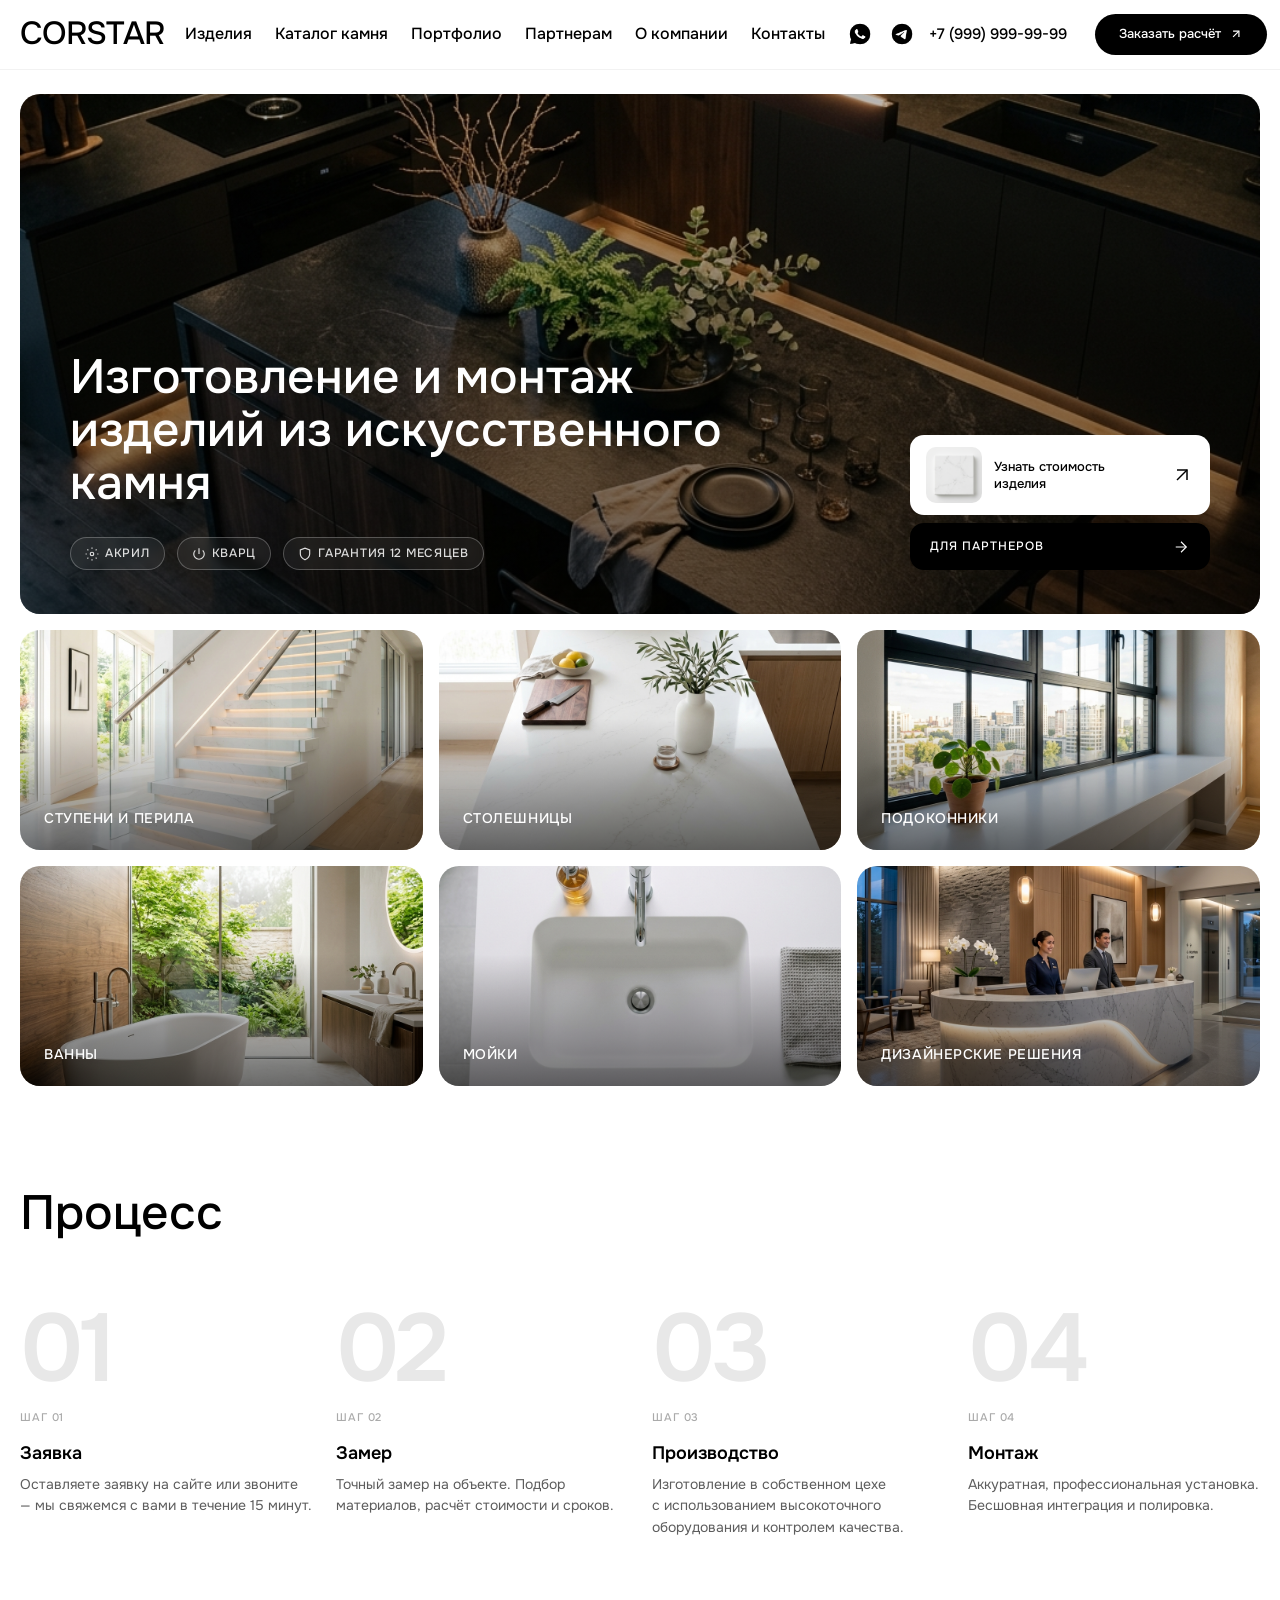
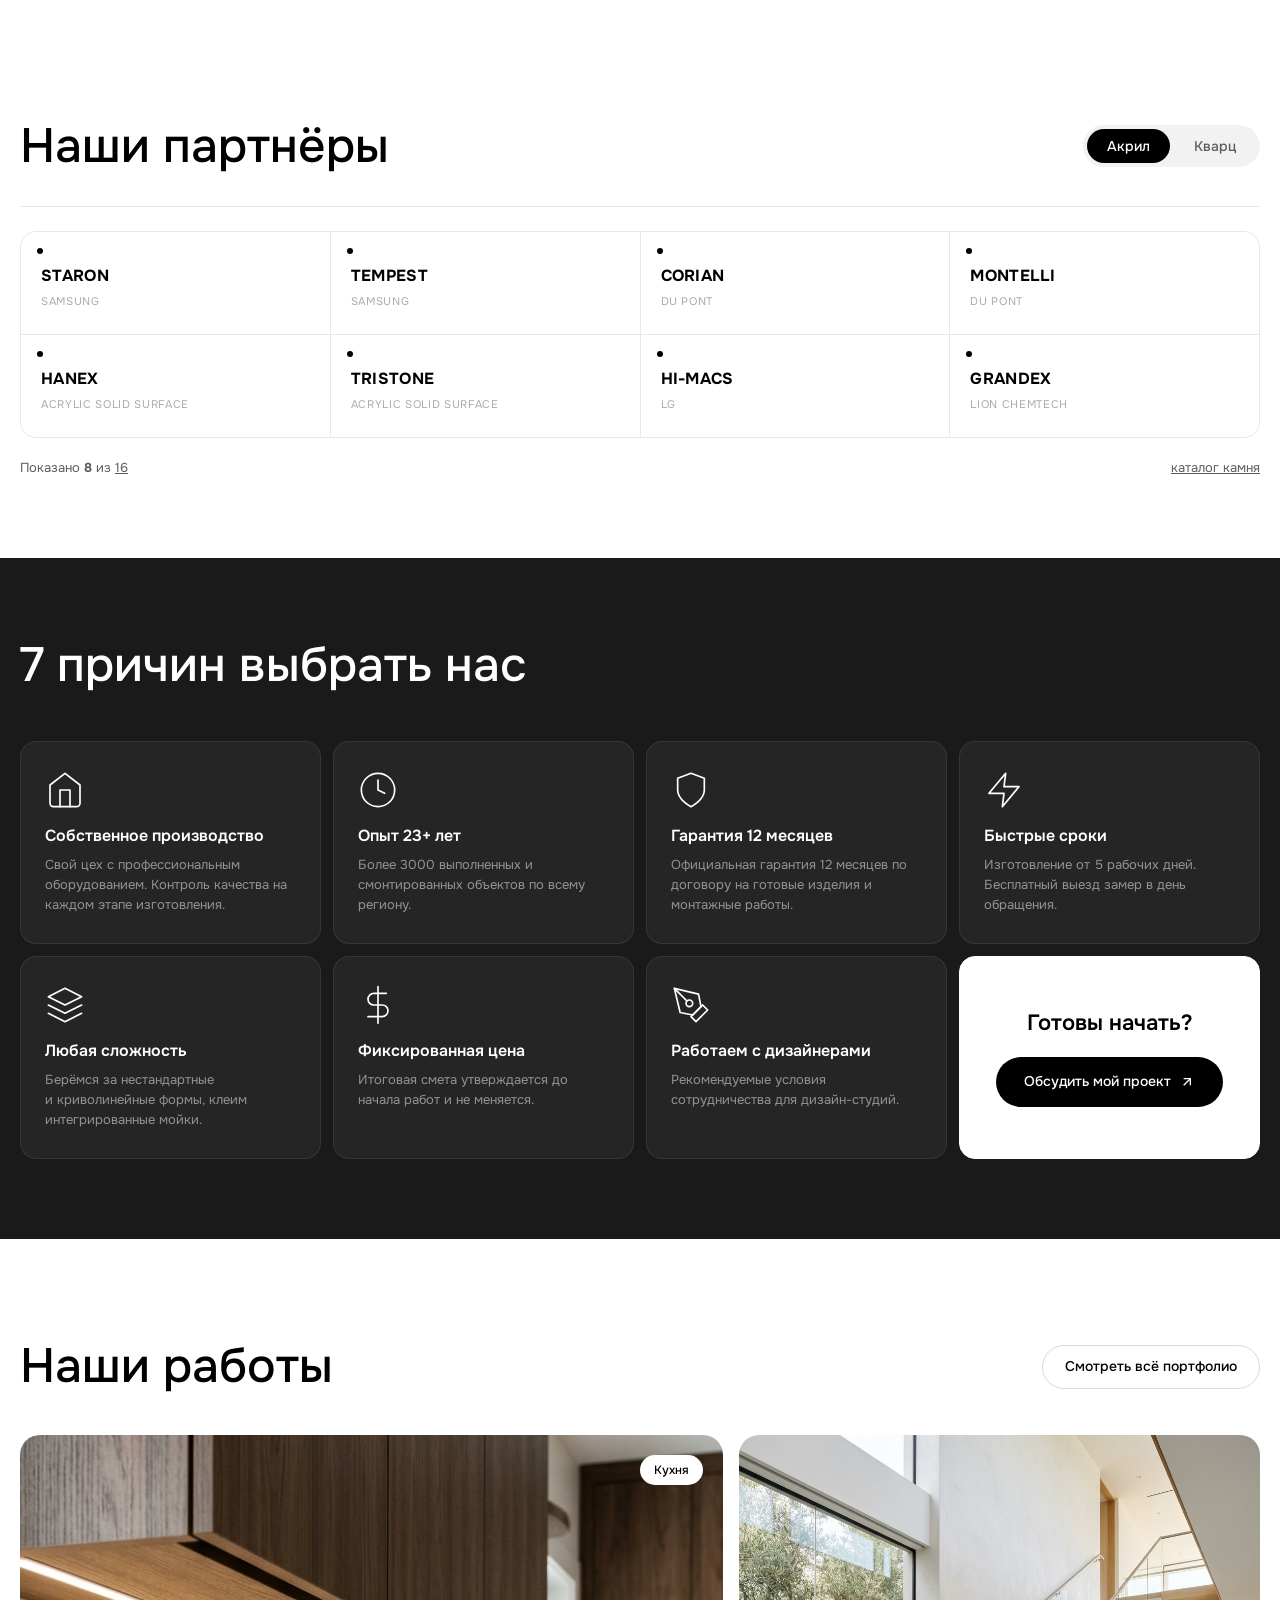
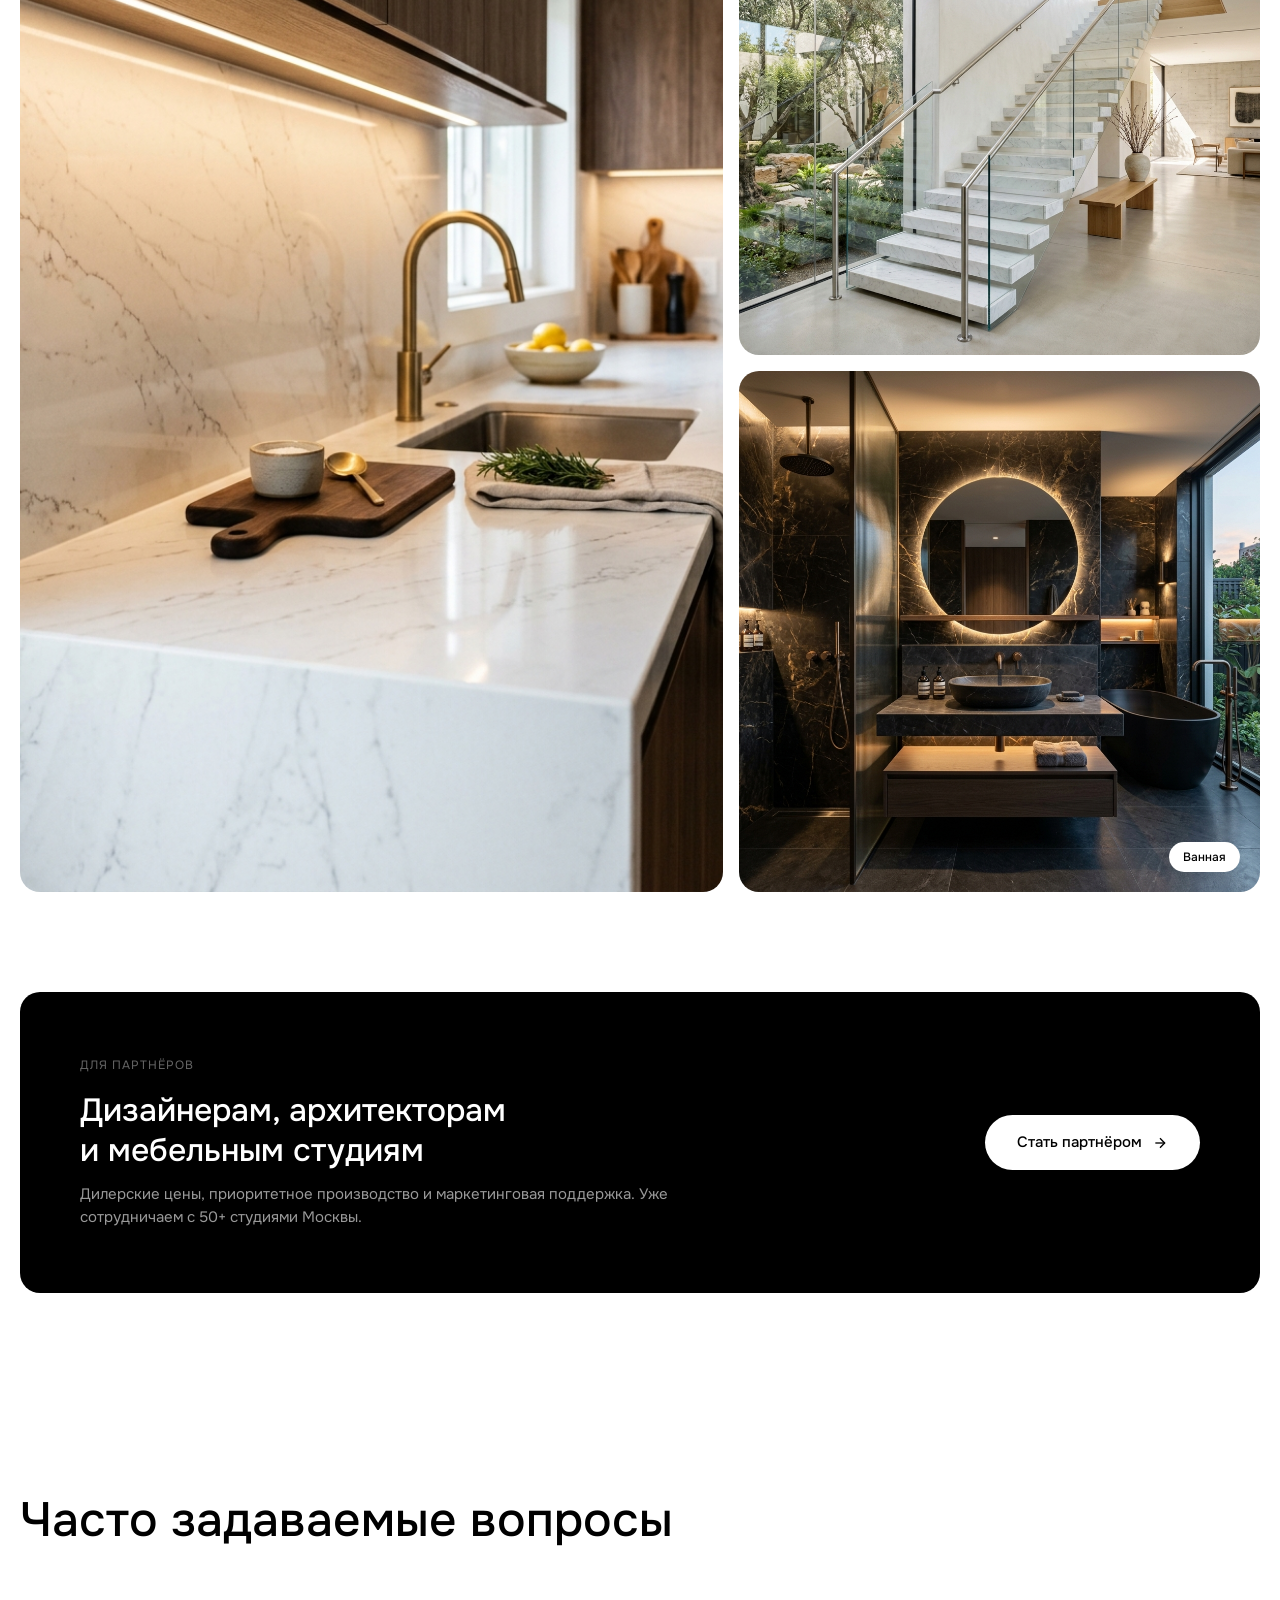
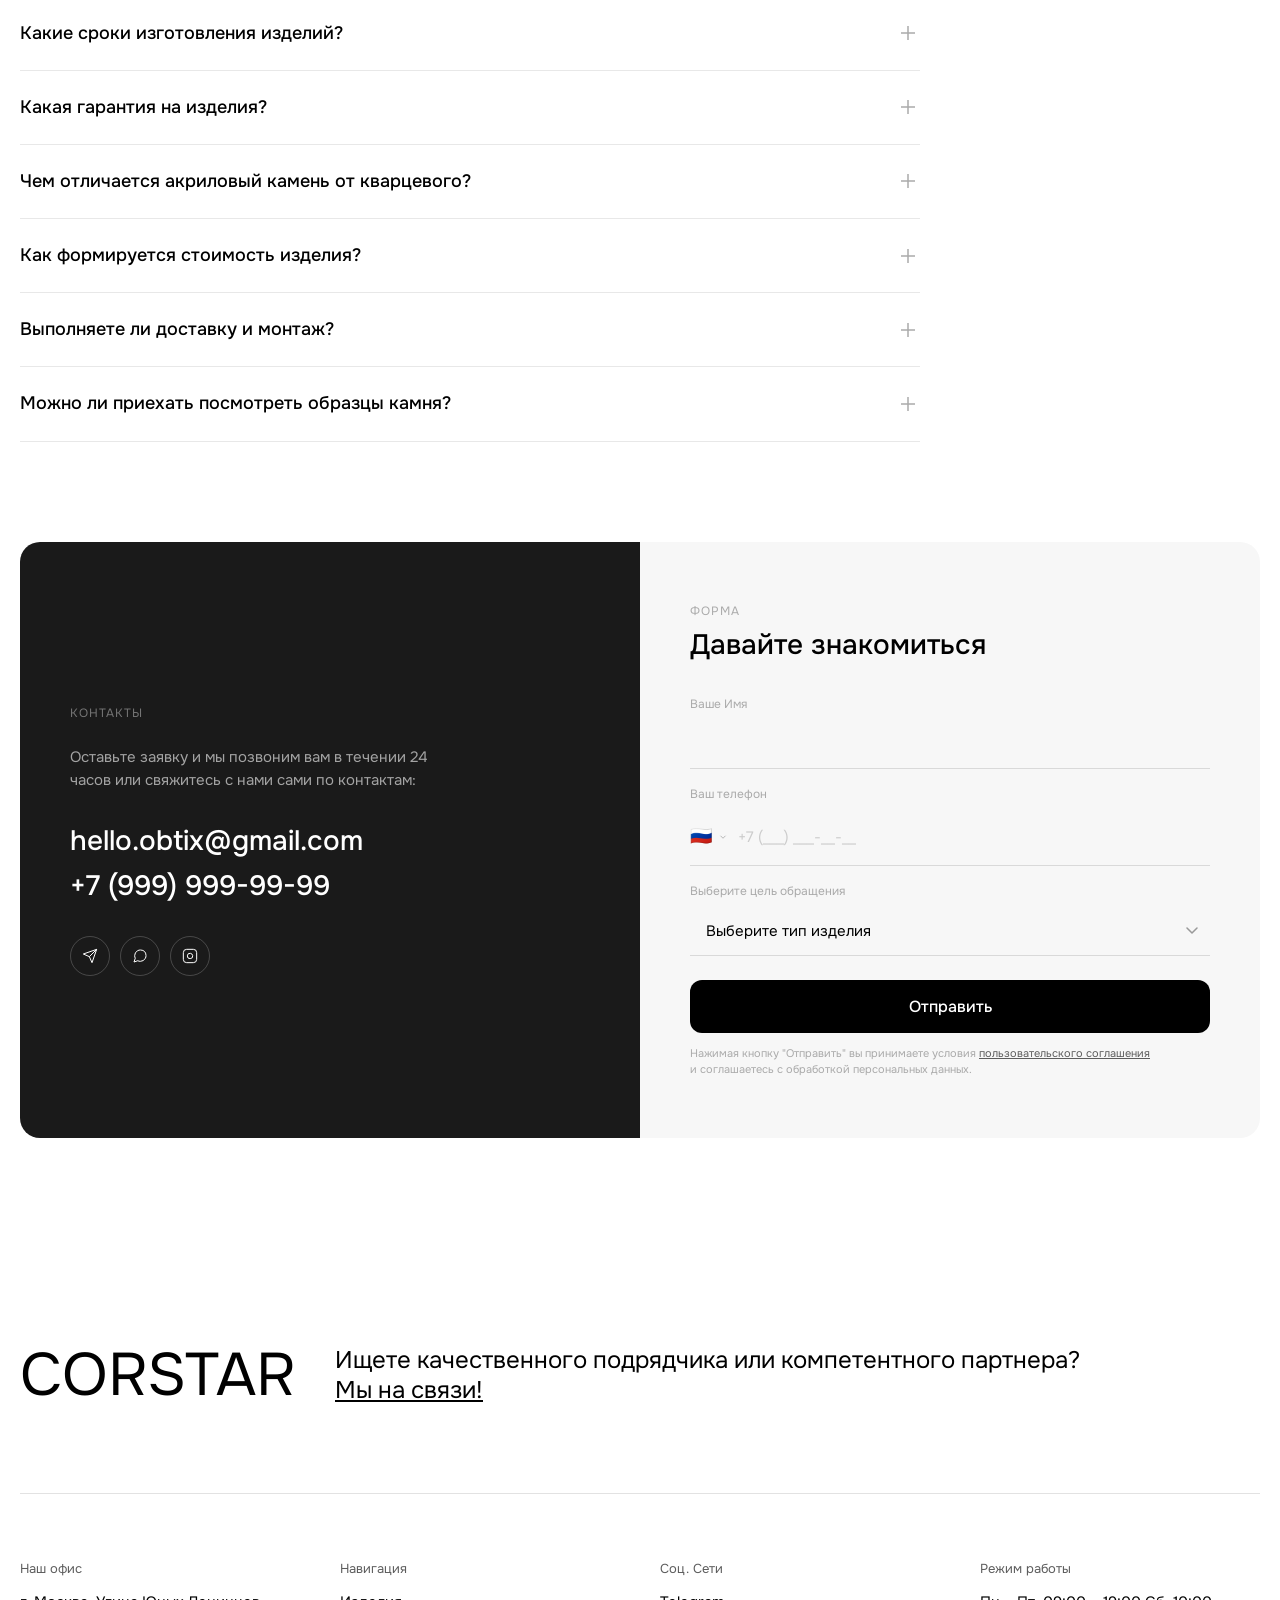
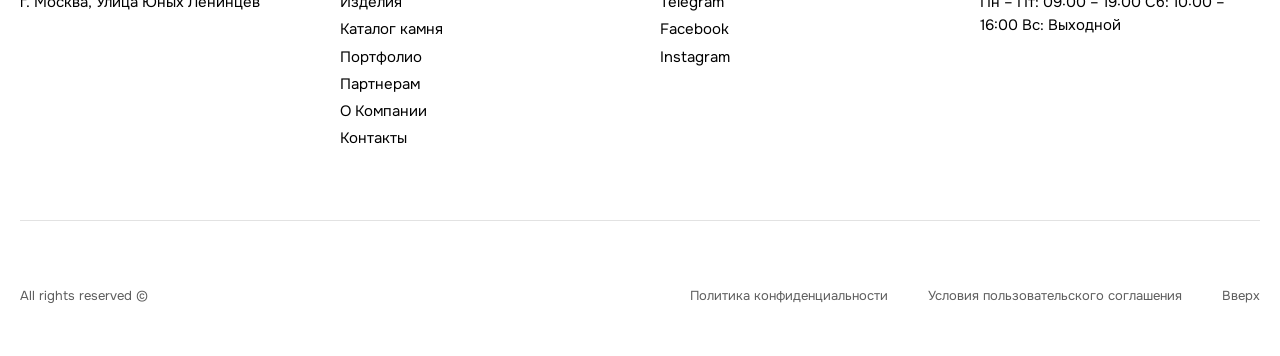
<file: index.html>
<!DOCTYPE html>
<html lang="ru">

<head>
  <meta charset="utf-8" />
  <meta http-equiv="Content-Type" content="text/html; charset=utf-8" />
  <meta name="viewport" content="width=device-width, initial-scale=1.0" />
  <title>CORSTAR — Изготовление и монтаж изделий из искусственного камня в Москве</title>
  <meta name="description"
    content="CORSTAR — производство изделий из искусственного камня в Москве. Столешницы, мойки, подоконники, ванны, ступени. Замер, изготовление и монтаж с гарантией 12 месяцев." />
  <meta property="og:url" content="https://corstar.tilda.ws/" />
  <meta property="og:title" content="CORSTAR — Изготовление и монтаж изделий из искусственного камня" />
  <meta property="og:description"
    content="Производство и монтаж изделий из акрилового и кварцевого камня в Москве. Гарантия 12 месяцев." />
  <meta property="og:type" content="website" />
  <link rel="canonical" href="https://corstar.tilda.ws/" />
  <meta name="format-detection" content="telephone=no" />
  <link rel="shortcut icon" href="images/tildafavicon.ico" type="image/x-icon" />
  <link rel="stylesheet" href="https://fonts.googleapis.com/css2?family=Onest:wght@100..900&display=swap"
    type="text/css" />
  <style>
    /* ===== FONT FACE ===== */
    @font-face {
      font-family: 'PoppinsCyr';
      src: url('fonts/PoppinsCyr-Regular.woff2') format('woff2'),
        url('fonts/PoppinsCyr-Regular.otf') format('opentype');
      font-weight: 400;
      font-style: normal;
      font-display: swap;
    }

    @font-face {
      font-family: 'PoppinsCyr';
      src: url('fonts/PoppinsCyr-Bold.woff2') format('woff2'),
        url('fonts/PoppinsCyr-Bold.otf') format('opentype');
      font-weight: 700;
      font-style: normal;
      font-display: swap;
    }

    /* ===== DESIGN TOKENS ===== */
    :root {
      --color-primary: #000000;
      --color-secondary: #5d5d5d;
      --color-muted: #aaaaaa;
      --color-border: #d9d9d9;
      --color-border-light: #e8e8e8;
      --color-bg: #ffffff;
      --color-bg-dark: #1a1a1a;
      --color-bg-light: #f7f7f7;
      --color-bg-hover: #fafafa;
      --color-surface: #f2f2f2;
      --color-accent: #333333;
      --font-primary: 'Onest', 'PoppinsCyr', Arial, sans-serif;
      --radius-sm: 12px;
      --radius-md: 16px;
      --radius-lg: 20px;
      --radius-full: 100px;
      --transition-fast: 0.2s ease;
      --transition-normal: 0.3s ease;
      --transition-slow: 0.5s ease;
      --container-max: 1440px;
      --container-pad: 20px;
    }

    /* ===== RESET & BASE ===== */
    *,
    *::before,
    *::after {
      margin: 0;
      padding: 0;
      box-sizing: border-box;
    }

    html {
      scroll-behavior: smooth;
    }

    body {
      font-family: 'Onest', 'PoppinsCyr', Arial, sans-serif;
      color: #000000;
      background: #ffffff;
      line-height: 1.55;
      -webkit-font-smoothing: antialiased;
      -moz-osx-font-smoothing: grayscale;
      overflow-x: hidden;
    }

    a {
      text-decoration: none;
      color: inherit;
      transition: color 0.2s ease;
    }

    a:hover {
      color: #5d5d5d;
    }

    img {
      max-width: 100%;
      height: auto;
      display: block;
    }

    button {
      cursor: pointer;
      border: none;
      outline: none;
      font-family: inherit;
    }

    input,
    textarea,
    select {
      font-family: inherit;
    }

    /* ===== CONTAINER ===== */
    .container {
      width: 100%;
      max-width: 1440px;
      margin: 0 auto;
      padding: 0 20px;
    }

    /* ============================================================
       1. HEADER
       ============================================================ */
    .site-header {
      position: sticky;
      top: 0;
      z-index: 100;
      background: #ffffff;
      height: 70px;
      display: flex;
      align-items: center;
      border-bottom: 1px solid #f2f2f2;
    }

    .header-inner {
      display: flex;
      align-items: center;
      width: 100%;
      max-width: 1440px;
      margin: 0 auto;
      padding: 0 20px;
      justify-content: space-between;
      gap: 20px;
    }

    .header-logo {
      font-size: 32px;
      font-weight: 500;
      line-height: 1;
      white-space: nowrap;
      flex-shrink: 0;
      letter-spacing: -0.02em;
    }

    .header-logo a {
      color: #000000;
    }

    .header-nav {
      display: flex;
      gap: 23px;
      align-items: center;
      flex-shrink: 0;
    }

    .header-nav a {
      font-size: 16px;
      font-weight: 500;
      line-height: 1.16;
      white-space: nowrap;
      color: #000000;
    }

    .header-nav a.is-active {
      color: #5d5d5d;
    }

    .header-contacts {
      display: flex;
      align-items: center;
      gap: 12px;
      flex-shrink: 0;
    }

    .header-contacts .icon-social {
      width: 30px;
      height: 30px;
      border-radius: 0;
      background-size: cover;
      background-position: center;
      background-repeat: no-repeat;
      flex-shrink: 0;
      transition: max-width 0.5s cubic-bezier(0.25, 1, 0.5, 1),
                  opacity 0.5s cubic-bezier(0.25, 1, 0.5, 1),
                  margin 0.5s cubic-bezier(0.25, 1, 0.5, 1);
      max-width: 30px;
      opacity: 1;
      overflow: hidden;
    }

    .header-contacts .header-phone {
      font-size: 15px;
      font-weight: 500;
      line-height: 1.55;
      white-space: nowrap;
    }

    /* Mobile menu toggle */
    .header-burger {
      display: none;
      width: 28px;
      height: 20px;
      flex-direction: column;
      justify-content: space-between;
      cursor: pointer;
      background: none;
      border: none;
      padding: 0;
      flex-shrink: 0;
      transition: transform 0.5s cubic-bezier(0.25, 1, 0.5, 1),
                  opacity 0.4s cubic-bezier(0.25, 1, 0.5, 1),
                  background-color 0.2s ease;
    }

    .header-burger span {
      display: block;
      width: 100%;
      height: 2px;
      background: #000;
      transition: transform 0.5s cubic-bezier(0.25, 1, 0.5, 1),
                  opacity 0.4s cubic-bezier(0.25, 1, 0.5, 1);
    }

    .header-burger.is-active span:nth-child(1) {
      transform: translateY(9px) rotate(45deg);
    }

    .header-burger.is-active span:nth-child(2) {
      opacity: 0;
    }

    .header-burger.is-active span:nth-child(3) {
      transform: translateY(-9px) rotate(-45deg);
    }

    /* Mobile nav drawer backdrop */
    .mobile-nav-backdrop {
      display: none;
      position: fixed;
      inset: 0;
      background: rgba(0, 0, 0, 0.4);
      z-index: 98;
      opacity: 0;
      transition: opacity 0.3s ease;
    }

    .mobile-nav-backdrop.is-visible {
      display: block;
      opacity: 1;
    }

    /* ============================================================
       2. HERO
       ============================================================ */
    .hero {
      padding: 24px 0 0;
      background: #ffffff;
    }

    .hero-card {
      position: relative;
      width: 100%;
      max-width: 1400px;
      margin: 0 auto;
      border-radius: 20px;
      overflow: hidden;
      min-height: 520px;
      display: flex;
      flex-direction: column;
      justify-content: flex-end;
    }

    .hero-card__bg {
      position: absolute;
      inset: 0;
      z-index: 0;
    }

    .hero-card__bg img {
      width: 100%;
      height: 100%;
      object-fit: cover;
    }

    .hero-card__overlay {
      position: absolute;
      inset: 0;
      z-index: 1;
      background: linear-gradient(180deg,
          rgba(0, 0, 0, 0.25) 0%,
          rgba(0, 0, 0, 0.55) 100%);
    }

    .hero-card__content {
      position: relative;
      z-index: 2;
      padding: 0 50px 44px;
      display: flex;
      justify-content: space-between;
      align-items: flex-end;
      gap: 40px;
    }

    .hero-card__left {
      max-width: 720px;
    }

    .hero-card__title {
      font-size: 48px;
      font-weight: 500;
      line-height: 1.1;
      color: #ffffff;
      margin-bottom: 28px;
    }

    .hero-card__meta {
      display: flex;
      gap: 12px;
      flex-wrap: wrap;
    }

    .hero-card__tag {
      display: inline-flex;
      align-items: center;
      gap: 6px;
      font-size: 12px;
      font-weight: 500;
      color: rgba(255, 255, 255, 0.85);
      text-transform: uppercase;
      letter-spacing: 0.06em;
      padding: 6px 14px;
      border: 1px solid rgba(255, 255, 255, 0.25);
      border-radius: 100px;
      backdrop-filter: blur(4px);
      background: rgba(255, 255, 255, 0.06);
    }

    .hero-card__tag svg {
      width: 14px;
      height: 14px;
      stroke: currentColor;
      fill: none;
      stroke-width: 2;
    }

    /* ---- Floating card (right side) ---- */
    .hero-floating {
      display: flex;
      flex-direction: column;
      gap: 8px;
      flex-shrink: 0;
    }

    .hero-floating__card {
      background: #ffffff;
      border-radius: 14px;
      padding: 12px 16px;
      display: flex;
      align-items: center;
      gap: 12px;
      min-width: 260px;
      max-width: 300px;
      transition: box-shadow 0.3s ease, transform 0.3s ease;
      cursor: pointer;
    }

    .hero-floating__card:hover {
      box-shadow: 0 8px 24px rgba(0, 0, 0, 0.15);
      transform: translateY(-2px);
    }

    .hero-floating__thumb {
      width: 56px;
      height: 56px;
      border-radius: 10px;
      overflow: hidden;
      flex-shrink: 0;
    }

    .hero-floating__thumb img {
      width: 100%;
      height: 100%;
      object-fit: cover;
    }

    .hero-floating__text {
      font-size: 13px;
      font-weight: 500;
      color: #000000;
      line-height: 1.35;
      flex: 1;
    }

    .hero-floating__arrow {
      width: 24px;
      height: 24px;
      flex-shrink: 0;
    }

    .hero-floating__arrow svg {
      width: 24px;
      height: 24px;
      stroke: #000000;
      fill: none;
      stroke-width: 1.5;
    }

    .hero-floating__partner {
      background: #000000;
      border-radius: 14px;
      padding: 14px 20px;
      display: flex;
      align-items: center;
      justify-content: space-between;
      gap: 10px;
      min-width: 260px;
      max-width: 300px;
      cursor: pointer;
      transition: background 0.2s ease;
    }

    .hero-floating__partner:hover {
      background: #222222;
    }

    .hero-floating__partner-text {
      font-size: 12px;
      font-weight: 500;
      color: #ffffff;
      text-transform: uppercase;
      letter-spacing: 0.08em;
    }

    .hero-floating__partner svg {
      width: 18px;
      height: 18px;
      stroke: #ffffff;
      fill: none;
      stroke-width: 1.5;
    }

    /* ============================================================
       3. CATEGORY GRID
       ============================================================ */
    .categories {
      padding: 16px 0 0;
      background: #ffffff;
    }

    .categories-grid {
      display: grid;
      grid-template-columns: repeat(3, 1fr);
      gap: 16px;
      max-width: 1400px;
      margin: 0 auto;
    }

    .category-card {
      position: relative;
      border-radius: 20px;
      overflow: hidden;
      height: 220px;
      display: flex;
      align-items: flex-end;
      cursor: pointer;
    }

    .category-card__bg {
      position: absolute;
      inset: 0;
      z-index: 0;
    }

    .category-card__bg img {
      width: 100%;
      height: 100%;
      object-fit: cover;
      transition: transform 0.5s ease;
    }

    .category-card:hover .category-card__bg img {
      transform: scale(1.05);
    }

    .category-card__overlay {
      position: absolute;
      inset: 0;
      z-index: 1;
      background: linear-gradient(180deg, rgba(0, 0, 0, 0) 40%, rgba(0, 0, 0, 0.55) 100%);
    }

    .category-card__label {
      position: relative;
      z-index: 2;
      padding: 20px 24px;
      font-size: 14px;
      font-weight: 500;
      color: #ffffff;
      text-transform: uppercase;
      letter-spacing: 0.04em;
    }

    /* ============================================================
       4. PROCESS
       ============================================================ */
    .process {
      padding: 100px 0;
      background: #ffffff;
    }

    .process__title {
      font-size: 48px;
      font-weight: 500;
      line-height: 1.15;
      color: #000000;
      margin-bottom: 60px;
    }

    .process-grid {
      display: grid;
      grid-template-columns: repeat(4, 1fr);
      gap: 24px;
    }

    .process-step {
      position: relative;
    }

    .process-step__number {
      font-size: 96px;
      font-weight: 600;
      line-height: 1;
      color: #e8e8e8;
      margin-bottom: 12px;
      letter-spacing: -0.04em;
    }

    .process-step__label {
      font-size: 11px;
      font-weight: 500;
      text-transform: uppercase;
      letter-spacing: 0.08em;
      color: #aaaaaa;
      margin-bottom: 16px;
    }

    .process-step__name {
      font-size: 18px;
      font-weight: 600;
      color: #000000;
      margin-bottom: 8px;
      line-height: 1.3;
    }

    .process-step__text {
      font-size: 14px;
      font-weight: 400;
      color: #5d5d5d;
      line-height: 1.55;
    }

    /* ============================================================
       5. PARTNERS
       ============================================================ */
    .partners {
      padding: 80px 0;
      background: #ffffff;
    }

    .partners__header {
      display: flex;
      justify-content: space-between;
      align-items: center;
      margin-bottom: 32px;
    }

    .partners__title {
      font-size: 48px;
      font-weight: 500;
      line-height: 1.15;
      color: #000000;
    }

    .partners__tabs {
      display: flex;
      gap: 4px;
      background: #f2f2f2;
      border-radius: 100px;
      padding: 4px;
    }

    .partners__tab {
      padding: 8px 20px;
      font-size: 14px;
      font-weight: 500;
      border-radius: 100px;
      background: transparent;
      color: #5d5d5d;
      cursor: pointer;
      transition: all 0.2s ease;
      font-family: inherit;
      border: none;
    }

    .partners__tab--active {
      background: #000000;
      color: #ffffff;
    }

    .partners__sep {
      width: 100%;
      height: 1px;
      background: #e8e8e8;
      margin-bottom: 24px;
    }

    .partners__panel {
      display: none;
    }

    .partners__panel--active {
      display: block;
    }

    .partners__grid {
      display: grid;
      grid-template-columns: repeat(4, 1fr);
      gap: 1px;
      background: #e8e8e8;
      border: 1px solid #e8e8e8;
      border-radius: 16px;
      overflow: hidden;
    }

    .partner-card {
      background: #ffffff;
      padding: 24px 20px;
      display: flex;
      flex-direction: column;
      gap: 4px;
      position: relative;
    }

    .partner-card__dot {
      position: absolute;
      top: 16px;
      left: 16px;
      width: 6px;
      height: 6px;
      border-radius: 50%;
      background: #000000;
    }

    .partner-card__brand {
      font-size: 16px;
      font-weight: 700;
      color: #000000;
      margin-top: 8px;
      letter-spacing: 0.02em;
    }

    .partner-card__company {
      font-size: 11px;
      font-weight: 400;
      color: #aaaaaa;
      text-transform: uppercase;
      letter-spacing: 0.06em;
    }

    .partners__footer {
      display: flex;
      justify-content: space-between;
      align-items: center;
      margin-top: 20px;
    }

    .partners__count {
      font-size: 13px;
      color: #5d5d5d;
    }

    .partners__count a {
      color: #5d5d5d;
      text-decoration: underline;
    }

    .partners__all {
      font-size: 13px;
      color: #5d5d5d;
      text-decoration: underline;
    }

    /* ============================================================
       6. REASONS (7 причин)
       ============================================================ */
    .reasons {
      padding: 80px 0;
      background: #1a1a1a;
    }

    .reasons__title {
      font-size: 48px;
      font-weight: 500;
      line-height: 1.15;
      color: #ffffff;
      margin-bottom: 48px;
    }

    .reasons-grid {
      display: grid;
      grid-template-columns: repeat(4, 1fr);
      gap: 12px;
    }

    .reason-card {
      background: rgba(255, 255, 255, 0.05);
      border: 1px solid rgba(255, 255, 255, 0.08);
      border-radius: 16px;
      padding: 28px 24px;
      transition: border-color 0.3s ease;
    }

    .reason-card:hover {
      border-color: rgba(255, 255, 255, 0.2);
    }

    .reason-card__icon {
      width: 40px;
      height: 40px;
      margin-bottom: 16px;
    }

    .reason-card__icon svg {
      width: 40px;
      height: 40px;
      stroke: #ffffff;
      fill: none;
      stroke-width: 1;
      stroke-linecap: round;
      stroke-linejoin: round;
    }

    .reason-card__title {
      font-size: 16px;
      font-weight: 600;
      color: #ffffff;
      margin-bottom: 8px;
      line-height: 1.3;
    }

    .reason-card__text {
      font-size: 13px;
      font-weight: 400;
      color: rgba(255, 255, 255, 0.5);
      line-height: 1.55;
    }

    /* CTA card in 8th slot */
    .reason-card--cta {
      background: #ffffff;
      border: 1px solid #ffffff;
      display: flex;
      flex-direction: column;
      justify-content: center;
      align-items: center;
      text-align: center;
      gap: 20px;
    }

    .reason-card--cta:hover {
      border-color: #ffffff;
    }

    .reason-card--cta .reason-cta__title {
      font-size: 22px;
      font-weight: 600;
      color: #000000;
      line-height: 1.3;
    }

    .reason-cta__btn {
      display: inline-flex;
      align-items: center;
      gap: 8px;
      padding: 14px 28px;
      background: #000000;
      color: #ffffff;
      font-size: 14px;
      font-weight: 500;
      border-radius: 100px;
      transition: background 0.2s ease, transform 0.2s ease;
      cursor: pointer;
      text-decoration: none;
      border: none;
      font-family: inherit;
    }

    .reason-cta__btn:hover {
      background: #333333;
      transform: translateY(-1px);
      color: #ffffff;
    }

    .reason-cta__btn svg {
      width: 16px;
      height: 16px;
      stroke: currentColor;
      fill: none;
      stroke-width: 2;
    }

    /* ============================================================
       7. PORTFOLIO ("Наши работы")
       ============================================================ */
    .portfolio {
      padding: 100px 0;
      background: #ffffff;
    }

    .portfolio__header {
      display: flex;
      justify-content: space-between;
      align-items: center;
      margin-bottom: 40px;
    }

    .portfolio__title {
      font-size: 48px;
      font-weight: 500;
      line-height: 1.15;
      color: #000000;
    }

    .portfolio__link {
      display: inline-flex;
      align-items: center;
      gap: 6px;
      padding: 10px 22px;
      border: 1px solid #d9d9d9;
      border-radius: 100px;
      font-size: 14px;
      font-weight: 500;
      color: #000000;
      transition: border-color 0.2s ease, background 0.2s ease;
      cursor: pointer;
    }

    .portfolio__link:hover {
      border-color: #000000;
      background: #fafafa;
      color: #000000;
    }

    .portfolio-layout {
      display: grid;
      grid-template-columns: 1.35fr 1fr;
      gap: 16px;
      max-width: 1400px;
    }

    .portfolio-main {
      border-radius: 20px;
      overflow: hidden;
      position: relative;
      min-height: 420px;
    }

    .portfolio-main img {
      width: 100%;
      height: 100%;
      object-fit: cover;
      transition: transform 0.5s ease;
    }

    .portfolio-main:hover img {
      transform: scale(1.03);
    }

    .portfolio-main__label {
      position: absolute;
      top: 20px;
      right: 20px;
      background: #ffffff;
      padding: 6px 14px;
      border-radius: 100px;
      font-size: 12px;
      font-weight: 500;
      color: #000000;
      z-index: 2;
    }

    .portfolio-side {
      display: flex;
      flex-direction: column;
      gap: 16px;
    }

    .portfolio-side__item {
      border-radius: 20px;
      overflow: hidden;
      flex: 1;
      position: relative;
      min-height: 200px;
    }

    .portfolio-side__item img {
      width: 100%;
      height: 100%;
      object-fit: cover;
      transition: transform 0.5s ease;
    }

    .portfolio-side__item:hover img {
      transform: scale(1.03);
    }

    .portfolio-side__label {
      position: absolute;
      bottom: 20px;
      right: 20px;
      background: #ffffff;
      padding: 6px 14px;
      border-radius: 100px;
      font-size: 12px;
      font-weight: 500;
      color: #000000;
      z-index: 2;
    }

    /* ============================================================
       8. CONTACT FORM (#contacts)
       ============================================================ */
    .contact-section {
      padding: 0 0 100px;
      background: #ffffff;
    }

    .contact-inner {
      max-width: 1400px;
      margin: 0 auto;
      display: grid;
      grid-template-columns: 1fr 1fr;
      border-radius: 20px;
      overflow: hidden;
      min-height: 480px;
    }

    .contact-left {
      background: #1a1a1a;
      padding: 60px 50px;
      display: flex;
      flex-direction: column;
      justify-content: center;
    }

    .contact-left__label {
      font-size: 12px;
      font-weight: 400;
      color: rgba(255, 255, 255, 0.4);
      text-transform: uppercase;
      letter-spacing: 0.08em;
      margin-bottom: 24px;
    }

    .contact-left__text {
      font-size: 15px;
      font-weight: 400;
      color: rgba(255, 255, 255, 0.6);
      line-height: 1.55;
      margin-bottom: 32px;
      max-width: 380px;
    }

    .contact-left__email {
      font-size: 28px;
      font-weight: 500;
      color: #ffffff;
      margin-bottom: 12px;
      display: block;
      line-height: 1.2;
      transition: opacity 0.2s ease;
    }

    .contact-left__email:hover {
      opacity: 0.8;
      color: #ffffff;
    }

    .contact-left__phone {
      font-size: 28px;
      font-weight: 500;
      color: #ffffff;
      display: block;
      line-height: 1.2;
      margin-bottom: 32px;
      transition: opacity 0.2s ease;
    }

    .contact-left__phone:hover {
      opacity: 0.8;
      color: #ffffff;
    }

    .contact-left__socials {
      display: flex;
      gap: 10px;
    }

    .contact-left__socials a {
      width: 40px;
      height: 40px;
      border-radius: 50%;
      border: 1px solid rgba(255, 255, 255, 0.2);
      display: flex;
      align-items: center;
      justify-content: center;
      transition: border-color 0.2s ease, background 0.2s ease;
    }

    .contact-left__socials a:hover {
      border-color: rgba(255, 255, 255, 0.5);
      background: rgba(255, 255, 255, 0.08);
    }

    .contact-left__socials svg {
      width: 16px;
      height: 16px;
      stroke: #ffffff;
      fill: none;
      stroke-width: 1.5;
    }

    .contact-right {
      background: #f7f7f7;
      padding: 60px 50px;
      display: flex;
      flex-direction: column;
      justify-content: center;
    }

    .contact-right__label {
      font-size: 12px;
      font-weight: 400;
      color: #aaaaaa;
      text-transform: uppercase;
      letter-spacing: 0.08em;
      margin-bottom: 8px;
    }

    .contact-right__title {
      font-size: 28px;
      font-weight: 500;
      color: #000000;
      margin-bottom: 32px;
      line-height: 1.25;
    }

    .form-group {
      margin-bottom: 16px;
    }

    .form-group label {
      display: block;
      font-size: 12px;
      font-weight: 400;
      color: #aaaaaa;
      margin-bottom: 6px;
    }

    .form-group input,
    .form-group select {
      width: 100%;
      padding: 14px 16px;
      border: none;
      border-bottom: 1px solid #d9d9d9;
      background: transparent;
      font-size: 15px;
      color: #000000;
      transition: border-color 0.2s ease;
      outline: none;
      border-radius: 0;
      -webkit-appearance: none;
      appearance: none;
    }

    .form-group input:focus,
    .form-group select:focus {
      border-color: #000000;
    }

    .form-group input::placeholder {
      color: #cccccc;
    }

    /* phone input with flag */
    .phone-input-wrapper {
      display: flex;
      align-items: center;
      border-bottom: 1px solid #d9d9d9;
      transition: border-color 0.2s ease;
    }

    .phone-input-wrapper:focus-within {
      border-color: #000000;
    }

    .phone-flag {
      font-size: 18px;
      padding: 14px 10px 14px 0;
      flex-shrink: 0;
      display: flex;
      align-items: center;
      gap: 6px;
      cursor: pointer;
    }

    .phone-flag svg {
      width: 10px;
      height: 10px;
      stroke: #aaaaaa;
      fill: none;
      stroke-width: 2;
    }

    .phone-input-wrapper input {
      border: none;
      border-bottom: none;
      padding: 14px 0;
    }

    .phone-input-wrapper input:focus {
      border-color: transparent;
    }

    .form-group select {
      cursor: pointer;
      background-image: url("data:image/svg+xml,%3Csvg xmlns='http://www.w3.org/2000/svg' width='12' height='8' viewBox='0 0 12 8'%3E%3Cpath d='M1 1l5 5 5-5' stroke='%23999' stroke-width='1.5' fill='none' stroke-linecap='round' stroke-linejoin='round'/%3E%3C/svg%3E");
      background-repeat: no-repeat;
      background-position: right 12px center;
      padding-right: 36px;
    }

    .btn-submit-home {
      width: 100%;
      padding: 16px 32px;
      background: #000000;
      color: #ffffff;
      font-size: 16px;
      font-weight: 500;
      border-radius: 12px;
      transition: background 0.2s ease, transform 0.2s ease;
      margin-top: 8px;
      border: none;
      cursor: pointer;
      font-family: inherit;
    }

    .btn-submit-home:hover {
      background: #333333;
      transform: translateY(-1px);
    }

    .form-privacy {
      font-size: 11px;
      color: #aaaaaa;
      line-height: 1.5;
      margin-top: 12px;
    }

    .form-privacy a {
      color: #5d5d5d;
      text-decoration: underline;
    }

    /* ============================================================
       9. FOOTER
       ============================================================ */
    .site-footer {
      background: #ffffff;
      padding: 100px 0 50px;
    }

    .footer-top {
      display: flex;
      gap: 40px;
      align-items: center;
      margin-bottom: 80px;
    }

    .footer-logo {
      font-size: 60px;
      font-weight: 400;
      line-height: 1.25;
      flex-shrink: 0;
    }

    .footer-cta {
      font-size: 24px;
      font-weight: 400;
      line-height: 1.25;
    }

    .footer-cta a {
      text-decoration: underline;
    }

    .footer-divider {
      width: 100%;
      height: 1px;
      background: #d9d9d9;
      opacity: 0.75;
      margin-bottom: 65px;
    }

    .footer-columns {
      display: grid;
      grid-template-columns: repeat(4, 1fr);
      gap: 40px;
      margin-bottom: 65px;
    }

    .footer-col-label {
      font-size: 13px;
      font-weight: 400;
      color: #5d5d5d;
      margin-bottom: 12px;
    }

    .footer-col-content {
      font-size: 15px;
      font-weight: 400;
      line-height: 1.55;
      color: #000000;
    }

    .footer-col-content a {
      display: block;
      margin-bottom: 4px;
      transition: color 0.2s ease;
    }

    .footer-col-content a:hover {
      color: #979797;
    }

    .footer-bottom {
      display: flex;
      justify-content: space-between;
      align-items: center;
      gap: 20px;
    }

    .footer-bottom-links {
      display: flex;
      gap: 40px;
      align-items: center;
    }

    .footer-bottom a,
    .footer-bottom span {
      font-size: 13px;
      color: #5d5d5d;
      font-weight: 400;
    }

    .footer-bottom a:hover {
      color: #979797;
    }

    .footer-bottom__made {
      display: flex;
      align-items: center;
      gap: 8px;
      font-size: 13px;
      color: #5d5d5d;
    }

    /* ============================================================
       RESPONSIVE
       ============================================================ */
    /* Keep hidden on desktop */
    .mobile-only-contacts {
      display: none;
    }

    @media screen and (max-width: 1199px) {
      .header-inner {
        gap: 16px;
      }

      .header-logo {
        font-size: 28px;
      }

      .header-nav {
        gap: 16px;
      }

      .header-nav a {
        font-size: 14px;
      }

      .header-cta {
        padding: 8px 18px;
        font-size: 12px;
        margin-left: 8px;
      }

      .hero-card__title {
        font-size: 40px;
      }

      .process__title,
      .partners__title,
      .reasons__title,
      .portfolio__title {
        font-size: 40px;
      }

      .process-step__number {
        font-size: 72px;
      }

      .footer-logo {
        font-size: 50px;
      }

      .footer-columns {
        gap: 20px;
      }
    }

    @media screen and (max-width: 1100px) {
      .header-contacts .icon-social {
        display: none !important;
      }
    }

    @media screen and (max-width: 1024px) {
      .header-inner {
        padding: 0 12px;
        gap: 12px;
      }

      .header-logo {
        font-size: 24px;
      }

      .header-nav {
        gap: 12px;
      }

      .header-nav a {
        font-size: 13px;
      }

      .header-cta {
        padding: 8px 14px;
        font-size: 11px;
        margin-left: 4px;
      }

      .header-contacts {
        gap: 8px;
      }
    }

    @media screen and (max-width: 959px) {
      .header-logo {
        font-size: 26px;
      }

      .header-contacts {
        display: none !important;
      }

      .header-nav {
        display: none;
      }

      .header-inner {
        gap: 20px;
      }

      .header-burger {
        display: flex;
      }

      .header-nav.is-open {
        display: flex !important;
        flex-direction: column;
        position: fixed;
        top: 70px;
        left: 0;
        right: 0;
        bottom: 0;
        background: #ffffff;
        padding: 40px 24px;
        gap: 24px;
        z-index: 99;
        align-items: flex-start;
      }

      .header-nav.is-open a {
        font-size: 24px !important;
        font-weight: 500;
      }

      /* ===== MOBILE ONLY CONTACTS ===== */
      .mobile-only-contacts {
        display: flex;
        flex-direction: column;
        gap: 16px;
        margin-top: auto;
        padding-top: 24px;
        border-top: 1px solid #e8e8e8;
        width: 100%;
      }

      .mobile-phone {
        font-size: 20px;
        font-weight: 500;
        color: #000000;
        text-decoration: none;
      }

      .mobile-socials {
        display: flex;
        gap: 12px;
      }

      .mobile-socials .icon-social {
        width: 36px;
        height: 36px;
        background-size: cover;
        background-position: center;
        background-repeat: no-repeat;
        display: block;
      }
    }

    @media screen and (max-width: 959px) {

      .hero-card {
        min-height: 420px;
      }

      .hero-card__title {
        font-size: 34px;
      }

      .hero-card__content {
        flex-direction: column;
        align-items: flex-start;
        gap: 24px;
        padding: 0 32px 36px;
      }

      .hero-floating {
        flex-direction: row;
      }

      .hero-floating__card,
      .hero-floating__partner {
        min-width: 220px;
      }

      .categories-grid {
        grid-template-columns: repeat(2, 1fr);
      }

      .process-grid {
        grid-template-columns: repeat(2, 1fr);
        gap: 40px 24px;
      }

      .process-step__number {
        font-size: 64px;
      }

      .partners__grid {
        grid-template-columns: repeat(2, 1fr);
      }

      .reasons-grid {
        grid-template-columns: repeat(2, 1fr);
      }

      .portfolio-layout {
        grid-template-columns: 1fr;
      }

      .portfolio-main {
        min-height: 300px;
      }

      .portfolio-side {
        flex-direction: row;
      }

      .contact-inner {
        grid-template-columns: 1fr;
      }

      .contact-left {
        padding: 48px 36px;
      }

      .contact-right {
        padding: 48px 36px;
      }

      .footer-top {
        flex-direction: column;
        align-items: flex-start;
        gap: 20px;
      }

      .footer-logo {
        font-size: 50px;
        line-height: 1.1;
      }

      .footer-columns {
        grid-template-columns: repeat(2, 1fr);
      }
    }

    @media screen and (max-width: 639px) {
      .hero-card {
        min-height: 380px;
      }

      .hero-card__title {
        font-size: 28px;
      }

      .hero-card__content {
        padding: 0 20px 28px;
      }

      .hero-floating {
        flex-direction: column;
        width: 100%;
      }

      .hero-floating__card,
      .hero-floating__partner {
        max-width: 100%;
      }

      .categories-grid {
        grid-template-columns: 1fr;
      }

      .category-card {
        height: 180px;
      }

      .process__title,
      .partners__title,
      .reasons__title,
      .portfolio__title {
        font-size: 32px;
      }

      .process-grid {
        grid-template-columns: 1fr;
        gap: 32px;
      }

      .process-step__number {
        font-size: 56px;
      }

      .partners__header {
        flex-direction: column;
        align-items: flex-start;
        gap: 16px;
      }

      .partners__grid {
        grid-template-columns: 1fr 1fr;
      }

      .reasons-grid {
        grid-template-columns: 1fr;
      }

      .reasons {
        padding: 60px 0;
      }

      .portfolio {
        padding: 60px 0;
      }

      .portfolio__header {
        flex-direction: column;
        align-items: flex-start;
        gap: 16px;
      }

      .portfolio-side {
        flex-direction: column;
      }

      .portfolio-side__item {
        min-height: 200px;
      }

      .contact-left {
        padding: 36px 24px;
      }

      .contact-left__email,
      .contact-left__phone {
        font-size: 22px;
      }

      .contact-right {
        padding: 36px 24px;
      }

      .contact-right__title {
        font-size: 22px;
      }

      .footer-logo {
        font-size: 38px;
      }

      .footer-cta {
        font-size: 20px;
      }

      .footer-columns {
        grid-template-columns: 1fr 1fr;
      }

      .footer-bottom {
        flex-direction: column;
        align-items: flex-start;
        gap: 12px;
      }

      .footer-bottom-links {
        flex-direction: column;
        gap: 8px;
        align-items: flex-start;
      }
    }

    @media screen and (max-width: 479px) {
      .header-logo {
        font-size: 32px;
      }

      .hero-card__title {
        font-size: 24px;
      }

      .process__title,
      .partners__title,
      .reasons__title,
      .portfolio__title {
        font-size: 28px;
      }

      .partners__grid {
        grid-template-columns: 1fr;
      }

      .footer-columns {
        grid-template-columns: 1fr;
      }
    }

    /* ===== REDUCED MOTION ===== */
    @media (prefers-reduced-motion: reduce) {

      *,
      *::before,
      *::after {
        animation-duration: 0.01ms !important;
        animation-iteration-count: 1 !important;
        transition-duration: 0.01ms !important;
        scroll-behavior: auto !important;
      }
    }

    /* ============================================================
       HEADER CTA BUTTON
       ============================================================ */
    .header-cta {
      display: inline-flex;
      align-items: center;
      gap: 8px;
      padding: 10px 24px;
      background: #000000;
      color: #ffffff;
      font-size: 13px;
      font-weight: 500;
      border-radius: 100px;
      transition: background 0.2s ease, transform 0.2s ease,
                  padding 0.5s cubic-bezier(0.25, 1, 0.5, 1),
                  margin 0.5s cubic-bezier(0.25, 1, 0.5, 1),
                  font-size 0.5s cubic-bezier(0.25, 1, 0.5, 1);
      cursor: pointer;
      white-space: nowrap;
      text-decoration: none;
      flex-shrink: 0;
      margin-left: 16px;
    }

    .header-cta:hover {
      background: #333333;
      transform: translateY(-1px);
      color: #ffffff;
    }

    .header-cta svg {
      width: 14px;
      height: 14px;
      stroke: currentColor;
      fill: none;
      stroke-width: 2;
    }

    /* ============================================================
       FAQ ACCORDION
       ============================================================ */
    .faq {
      padding: 100px 0;
      background: #ffffff;
    }

    .faq__title {
      font-size: 48px;
      font-weight: 500;
      line-height: 1.15;
      color: #000000;
      margin-bottom: 48px;
    }

    .faq-list {
      max-width: 900px;
    }

    .faq-item {
      border-bottom: 1px solid #e8e8e8;
    }

    .faq-item__question {
      display: flex;
      justify-content: space-between;
      align-items: center;
      width: 100%;
      padding: 24px 0;
      background: transparent;
      font-size: 18px;
      font-weight: 500;
      color: #000000;
      text-align: left;
      cursor: pointer;
      line-height: 1.4;
      gap: 20px;
      transition: color 0.2s ease;
    }

    .faq-item__question:hover {
      color: #5d5d5d;
    }

    .faq-item__icon {
      width: 24px;
      height: 24px;
      flex-shrink: 0;
      transition: transform 0.3s ease;
    }

    .faq-item__icon svg {
      width: 24px;
      height: 24px;
      stroke: #aaaaaa;
      fill: none;
      stroke-width: 1.5;
    }

    .faq-item.is-open .faq-item__icon {
      transform: rotate(45deg);
    }

    .faq-item__answer {
      max-height: 0;
      overflow: hidden;
      transition: max-height 0.35s ease, padding 0.35s ease;
      padding: 0 0 0 0;
    }

    .faq-item.is-open .faq-item__answer {
      max-height: 400px;
      padding: 0 0 24px 0;
    }

    .faq-item__answer p {
      font-size: 15px;
      font-weight: 400;
      color: #5d5d5d;
      line-height: 1.65;
      max-width: 720px;
    }

    /* ============================================================
       B2B CTA BLOCK
       ============================================================ */
    .b2b-cta {
      padding: 0 0 100px;
      background: #ffffff;
    }

    .b2b-cta__inner {
      max-width: 1400px;
      margin: 0 auto;
      background: #000000;
      border-radius: 20px;
      padding: 64px 60px;
      display: flex;
      justify-content: space-between;
      align-items: center;
      gap: 40px;
    }

    .b2b-cta__text {
      max-width: 600px;
    }

    .b2b-cta__label {
      font-size: 12px;
      font-weight: 400;
      color: rgba(255, 255, 255, 0.4);
      text-transform: uppercase;
      letter-spacing: 0.08em;
      margin-bottom: 16px;
    }

    .b2b-cta__title {
      font-size: 32px;
      font-weight: 500;
      color: #ffffff;
      line-height: 1.25;
      margin-bottom: 12px;
    }

    .b2b-cta__desc {
      font-size: 15px;
      font-weight: 400;
      color: rgba(255, 255, 255, 0.6);
      line-height: 1.55;
    }

    .b2b-cta__btn {
      display: inline-flex;
      align-items: center;
      gap: 10px;
      padding: 16px 32px;
      background: #ffffff;
      color: #000000;
      font-size: 15px;
      font-weight: 500;
      border-radius: 100px;
      transition: background 0.2s ease, transform 0.2s ease;
      cursor: pointer;
      text-decoration: none;
      flex-shrink: 0;
      white-space: nowrap;
    }

    .b2b-cta__btn:hover {
      background: #f2f2f2;
      transform: translateY(-1px);
      color: #000000;
    }

    .b2b-cta__btn svg {
      width: 16px;
      height: 16px;
      stroke: currentColor;
      fill: none;
      stroke-width: 2;
    }

    /* ============================================================
       POPUP CALCULATOR
       ============================================================ */
    .calc-overlay {
      display: none;
      position: fixed;
      inset: 0;
      z-index: 200;
      background: rgba(0, 0, 0, 0.5);
      backdrop-filter: blur(4px);
      align-items: center;
      justify-content: center;
      padding: 20px;
    }

    .calc-overlay.is-open {
      display: flex;
    }

    .calc-popup {
      background: #ffffff;
      border-radius: 20px;
      padding: 48px;
      width: 100%;
      max-width: 560px;
      position: relative;
      box-shadow: 0 24px 64px rgba(0, 0, 0, 0.2);
      max-height: 90vh;
      overflow-y: auto;
    }

    .calc-popup__close {
      position: absolute;
      top: 20px;
      right: 20px;
      width: 32px;
      height: 32px;
      background: #f2f2f2;
      border: none;
      border-radius: 50%;
      cursor: pointer;
      display: flex;
      align-items: center;
      justify-content: center;
      transition: background 0.2s ease;
    }

    .calc-popup__close:hover {
      background: #e0e0e0;
    }

    .calc-popup__close svg {
      width: 14px;
      height: 14px;
      stroke: #000000;
      fill: none;
      stroke-width: 2;
    }

    .calc-popup__title {
      font-size: 28px;
      font-weight: 500;
      color: #000000;
      margin-bottom: 8px;
      line-height: 1.25;
    }

    .calc-popup__subtitle {
      font-size: 14px;
      color: #5d5d5d;
      margin-bottom: 32px;
      line-height: 1.5;
    }

    .calc-product-grid {
      display: grid;
      grid-template-columns: repeat(3, 1fr);
      gap: 8px;
      margin-bottom: 24px;
    }

    .calc-product-btn {
      padding: 12px 8px;
      font-size: 13px;
      font-weight: 500;
      background: #f7f7f7;
      border: 2px solid transparent;
      border-radius: 12px;
      cursor: pointer;
      transition: border-color 0.2s ease, background 0.2s ease;
      text-align: center;
      color: #000000;
      font-family: inherit;
    }

    .calc-product-btn:hover {
      background: #f0f0f0;
    }

    .calc-product-btn.is-selected {
      border-color: #000000;
      background: #ffffff;
    }

    .calc-form .form-group {
      margin-bottom: 16px;
    }

    .calc-form .form-group label {
      display: block;
      font-size: 12px;
      font-weight: 400;
      color: #aaaaaa;
      margin-bottom: 6px;
    }

    .calc-form .form-group input,
    .calc-form .form-group textarea {
      width: 100%;
      padding: 14px 16px;
      border: none;
      border-bottom: 1px solid #d9d9d9;
      background: transparent;
      font-size: 15px;
      color: #000000;
      transition: border-color 0.2s ease;
      outline: none;
      border-radius: 0;
      font-family: inherit;
    }

    .calc-form .form-group input:focus,
    .calc-form .form-group textarea:focus {
      border-color: #000000;
    }

    .calc-form .form-group textarea {
      resize: vertical;
      min-height: 80px;
    }

    .calc-form .btn-submit-calc {
      width: 100%;
      padding: 16px 32px;
      background: #000000;
      color: #ffffff;
      font-size: 16px;
      font-weight: 500;
      border-radius: 12px;
      transition: background 0.2s ease, transform 0.2s ease;
      margin-top: 8px;
      border: none;
      cursor: pointer;
      font-family: inherit;
    }

    .calc-form .btn-submit-calc:hover {
      background: #333333;
      transform: translateY(-1px);
    }

    /* ============================================================
       PARTNER CARD LOGOS
       ============================================================ */
    .partner-card__logo {
      font-size: 11px;
      font-weight: 600;
      color: #cccccc;
      text-transform: uppercase;
      letter-spacing: 0.15em;
      margin-top: auto;
      padding-top: 12px;
    }

    /* ============================================================
       NEW BLOCKS RESPONSIVE
       ============================================================ */
    @media screen and (max-width: 959px) {
      .b2b-cta__inner {
        flex-direction: column;
        padding: 48px 36px;
        text-align: center;
      }

      .b2b-cta__title {
        font-size: 26px;
      }

      .faq__title {
        font-size: 40px;
      }

      .calc-popup {
        padding: 36px 24px;
      }

      .calc-product-grid {
        grid-template-columns: repeat(2, 1fr);
      }
    }

    @media screen and (max-width: 639px) {
      .faq__title {
        font-size: 32px;
      }

      .faq-item__question {
        font-size: 16px;
      }

      .b2b-cta__inner {
        padding: 36px 24px;
      }

      .b2b-cta__title {
        font-size: 22px;
      }

      .calc-product-grid {
        grid-template-columns: 1fr 1fr;
      }
    }

    @media screen and (max-width: 479px) {
      .faq__title {
        font-size: 28px;
      }
    }

    /* ===== NAV DROPDOWN ===== */
    .nav-item-has-dropdown {
      position: relative;
      display: inline-block;
    }

    .nav-dropdown {
      position: absolute;
      top: 100%;
      left: 50%;
      transform: translateX(-50%);
      background: #ffffff;
      border: 1px solid var(--color-border-light, #e8e8e8);
      border-radius: var(--radius-sm, 12px);
      padding: 16px;
      min-width: 220px;
      display: none;
      flex-direction: column;
      gap: 12px;
      box-shadow: 0 16px 48px rgba(0, 0, 0, 0.08);
      margin-top: 10px;
      z-index: 110;
    }

    .nav-dropdown::before {
      content: '';
      position: absolute;
      bottom: 100%;
      left: 50%;
      transform: translateX(-50%);
      border: 6px solid transparent;
      border-bottom-color: #ffffff;
    }

    .nav-dropdown::after {
      content: '';
      position: absolute;
      bottom: 100%;
      left: 0;
      right: 0;
      height: 12px;
    }

    .nav-dropdown a {
      font-size: 14px !important;
      font-weight: 400 !important;
      color: var(--color-secondary, #5d5d5d) !important;
      transition: color var(--transition-fast, 0.2s ease) !important;
      text-align: left;
    }

    .nav-dropdown a:hover {
      color: var(--color-primary, #000000) !important;
    }

    /* Show on hover for desktop with smooth transition */
    @media screen and (min-width: 960px) {
      .nav-dropdown {
        display: flex !important;
        opacity: 0;
        visibility: hidden;
        transform: translateX(-50%) translateY(10px) scale(0.95);
        transition: opacity 0.3s cubic-bezier(0.25, 1, 0.5, 1),
                    transform 0.3s cubic-bezier(0.25, 1, 0.5, 1),
                    visibility 0.3s;
        pointer-events: none;
      }

      .nav-item-has-dropdown:hover .nav-dropdown {
        opacity: 1;
        visibility: visible;
        transform: translateX(-50%) translateY(0) scale(1);
        pointer-events: auto;
      }
    }

    @media screen and (max-width: 959px) {
      .nav-dropdown {
        display: none !important;
      }
    }

    /* ===== SCROLLED FLOATING HEADER (DESKTOP) ===== */
    @media screen and (min-width: 960px) {
      .site-header {
        transition: background-color 0.6s cubic-bezier(0.25, 1, 0.5, 1), 
                    height 0.6s cubic-bezier(0.25, 1, 0.5, 1), 
                    border-bottom 0.6s cubic-bezier(0.25, 1, 0.5, 1);
      }
      
      .header-inner {
        transition: max-width 0.6s cubic-bezier(0.25, 1, 0.5, 1), 
                    background-color 0.6s cubic-bezier(0.25, 1, 0.5, 1), 
                    border-radius 0.6s cubic-bezier(0.25, 1, 0.5, 1), 
                    border 0.6s cubic-bezier(0.25, 1, 0.5, 1), 
                    box-shadow 0.6s cubic-bezier(0.25, 1, 0.5, 1), 
                    height 0.6s cubic-bezier(0.25, 1, 0.5, 1), 
                    padding 0.6s cubic-bezier(0.25, 1, 0.5, 1),
                    margin-top 0.6s cubic-bezier(0.25, 1, 0.5, 1),
                    transform 0.6s cubic-bezier(0.25, 1, 0.5, 1);
      }

      .header-logo {
        transition: font-size 0.6s cubic-bezier(0.25, 1, 0.5, 1),
                    letter-spacing 0.6s cubic-bezier(0.25, 1, 0.5, 1);
      }

      .header-nav {
        transition: opacity 0.4s cubic-bezier(0.25, 1, 0.5, 1), 
                    max-width 0.6s cubic-bezier(0.25, 1, 0.5, 1), 
                    transform 0.6s cubic-bezier(0.25, 1, 0.5, 1), 
                    visibility 0.4s;
        display: flex;
        overflow: hidden;
      }

      /* Base prepare for desktop scrolled burger */
      .header-burger {
        opacity: 0;
        transform: scale(0.8) rotate(-30deg);
        transition: opacity 0.5s cubic-bezier(0.25, 1, 0.5, 1),
                    transform 0.6s cubic-bezier(0.25, 1, 0.5, 1),
                    background-color 0.2s ease;
      }

      /* When scrolled */
      .site-header--scrolled {
        background: transparent !important;
        border-bottom: none !important;
        height: 85px !important;
      }

      .site-header--scrolled .header-inner {
        background: rgba(255, 255, 255, 0.85) !important;
        backdrop-filter: blur(20px) saturate(180%);
        -webkit-backdrop-filter: blur(20px) saturate(180%);
        border: 1px solid rgba(0, 0, 0, 0.08) !important;
        border-radius: 40px !important;
        box-shadow: 0 12px 30px rgba(0, 0, 0, 0.08) !important;
        height: 60px !important;
        max-width: 560px !important; /* fit logo, burger, contacts */
        padding: 0 20px !important; /* balanced padding */
        margin-top: 12px !important;
        gap: 12px !important; /* tighter gap when scrolled */
      }

      /* Hover interaction for scrolled capsule */
      .site-header--scrolled .header-inner:hover {
        box-shadow: 0 16px 40px rgba(0, 0, 0, 0.12) !important;
        transform: translateY(-2px) !important;
        background: rgba(255, 255, 255, 0.92) !important;
        border-color: rgba(0, 0, 0, 0.12) !important;
      }

      .site-header--scrolled .header-logo {
        font-size: 24px; /* slightly smaller logo */
      }

      .site-header--scrolled .header-nav {
        position: absolute !important;
        opacity: 0 !important;
        max-width: 0 !important;
        transform: scale(0.9) translateX(-15px) !important;
        visibility: hidden !important;
        pointer-events: none !important;
        gap: 10px !important; /* compact link gaps when scrolled */
      }

      .site-header--scrolled .header-nav a {
        font-size: 14px !important; /* premium small size */
      }

      .site-header--scrolled .header-burger {
        display: flex !important;
        opacity: 1 !important;
        transform: scale(1) rotate(0deg);
        flex-shrink: 0 !important;
      }

      /* Ensure social icons are visible in scrolled header by default */
      .site-header--scrolled .header-contacts .icon-social {
        display: inline-block !important;
        max-width: 30px !important;
        opacity: 1 !important;
        pointer-events: auto !important;
        transition: max-width 0.4s cubic-bezier(0.25, 1, 0.5, 1),
                    opacity 0.4s cubic-bezier(0.25, 1, 0.5, 1);
      }

      /* Hide social icons in expanded scrolled state on smaller screens to prevent overflow */
      @media screen and (max-width: 1099px) {
        .site-header--scrolled.site-header--expanded .header-contacts .icon-social {
          max-width: 0 !important;
          opacity: 0 !important;
          pointer-events: none !important;
          margin: 0 !important;
        }
      }

      .site-header--scrolled .header-contacts .header-phone {
        font-size: 14.5px !important; /* slightly larger and more visible */
        font-weight: 600 !important; /* slightly bolder for emphasis */
        letter-spacing: -0.01em !important;
      }

      /* Responsive rules for scrolled CTA button to avoid overflow */
      .site-header--scrolled:not(.site-header--expanded) .header-cta {
        display: none !important;
      }

      @media screen and (max-width: 1199px) {
        .site-header--scrolled .header-cta {
          display: none !important;
        }
      }

      /* Soft micro-transitions for items in navigation */
      .site-header--scrolled .header-nav > a,
      .site-header--scrolled .header-nav > .nav-item-has-dropdown {
        opacity: 0;
        transform: translateY(8px) scale(0.95);
        transition: opacity 0.3s cubic-bezier(0.25, 1, 0.5, 1),
                    transform 0.3s cubic-bezier(0.25, 1, 0.5, 1);
      }

      /* When scrolled and expanded (burger clicked) */
      .site-header--scrolled.site-header--expanded .header-inner {
        max-width: 1280px !important; /* expanded to fit menu links inline */
        border-radius: 40px !important;
      }

      @media screen and (max-width: 1320px) {
        .site-header--scrolled.site-header--expanded .header-inner {
          max-width: calc(100% - 40px) !important;
        }
      }

      .site-header--scrolled.site-header--expanded .header-nav {
        position: relative !important;
        opacity: 1 !important;
        max-width: 700px !important; /* open width to show links */
        transform: scale(1) translateX(0) !important;
        visibility: visible !important;
        pointer-events: auto !important;
        margin-left: 16px;
        margin-right: 16px;
        overflow: visible !important; /* allow dropdowns to display */
      }

      .site-header--scrolled.site-header--expanded .header-nav > a,
      .site-header--scrolled.site-header--expanded .header-nav > .nav-item-has-dropdown {
        opacity: 1;
        transform: translateY(0) scale(1);
        transition: opacity 0.4s cubic-bezier(0.25, 1, 0.5, 1),
                    transform 0.4s cubic-bezier(0.25, 1, 0.5, 1);
      }

      /* Staggered delay for navigation items animation */
      .site-header--scrolled.site-header--expanded .header-nav > *:nth-child(1) { transition-delay: 0.05s; }
      .site-header--scrolled.site-header--expanded .header-nav > *:nth-child(2) { transition-delay: 0.09s; }
      .site-header--scrolled.site-header--expanded .header-nav > *:nth-child(3) { transition-delay: 0.13s; }
      .site-header--scrolled.site-header--expanded .header-nav > *:nth-child(4) { transition-delay: 0.17s; }
      .site-header--scrolled.site-header--expanded .header-nav > *:nth-child(5) { transition-delay: 0.21s; }
      .site-header--scrolled.site-header--expanded .header-nav > *:nth-child(6) { transition-delay: 0.25s; }
    }
  </style>
</head>

<body>

  <!-- ============================================================
       1. HEADER
       ============================================================ -->
  <header class="site-header" id="site-header">
    <div class="header-inner">
      <div class="header-logo">
        <a href="/">CORSTAR</a>
      </div>
      <nav class="header-nav" id="main-nav" aria-label="Основная навигация">
        <div class="nav-item-has-dropdown">
          <a href="/izdeliya/">Изделия</a>
          <div class="nav-dropdown">
            <a href="/izdeliya/#stoleshnitsi">Столешницы</a>
            <a href="/izdeliya/#podokonniki">Подоконники</a>
            <a href="/izdeliya/#mojki">Мойки и раковины</a>
            <a href="/izdeliya/#vanni">Ванны</a>
            <a href="/izdeliya/#stupeni">Ступени</a>
          </div>
        </div>
        <a href="/catalog-kamnya/">Каталог камня</a>
        <a href="/portfolio/">Портфолио</a>
        <a href="/partneram/">Партнерам</a>
        <div class="nav-item-has-dropdown">
          <a href="/o-kompanii/">О компании</a>
          <div class="nav-dropdown">
            <a href="/o-kompanii/#about">О нас</a>
            <a href="/o-kompanii/#production">Производство</a>
            <a href="/o-kompanii/#partners">Партнёры</a>
          </div>
        </div>
        <a href="/kontakty/">Контакты</a>

        <!-- Mobile-only contacts inside drawer -->
        <div class="mobile-only-contacts">
          <a href="tel:+79999999999" class="mobile-phone">+7 (999) 999-99-99</a>
          <div class="mobile-socials">
            <a href="https://t.me/" class="icon-social"
              style="background-image:url('images/tild3336-3233-4061-b363-653764393262__image.png')"
              aria-label="Telegram"></a>
            <a href="https://wa.me/" class="icon-social"
              style="background-image:url('images/tild6330-3839-4263-b533-323737306437__image.png')"
              aria-label="WhatsApp"></a>
          </div>
        </div>
      </nav>
      <div class="header-contacts">
        <a href="https://t.me/" class="icon-social"
          style="background-image:url('images/tild3336-3233-4061-b363-653764393262__image.png')"
          aria-label="Telegram"></a>
        <a href="https://wa.me/" class="icon-social"
          style="background-image:url('images/tild6330-3839-4263-b533-323737306437__image.png')"
          aria-label="WhatsApp"></a>
        <a href="tel:+79999999999" class="header-phone">+7 (999) 999-99-99</a>
        <a href="#" class="header-cta" id="btn-open-calc">
          Заказать расчёт
          <svg viewBox="0 0 24 24"><path d="M7 17L17 7"/><path d="M7 7h10v10"/></svg>
        </a>
      </div>
      <button class="header-burger" aria-label="Открыть меню" id="burger-toggle">
        <span></span>
        <span></span>
        <span></span>
      </button>
    </div>
  </header>

  <!-- Mobile nav backdrop -->
  <div class="mobile-nav-backdrop" id="mobile-backdrop"></div>

  <main>

    <!-- ============================================================
         2. HERO
         ============================================================ -->
    <section class="hero" id="hero">
      <div class="container">
        <div class="hero-card">
          <div class="hero-card__bg">
            <img src="images/hero_home.png" alt="Кухонный остров из тёмного искусственного камня — производство CORSTAR"
              loading="eager" fetchpriority="high" />
          </div>
          <div class="hero-card__overlay"></div>
          <div class="hero-card__content">
            <div class="hero-card__left">
              <h1 class="hero-card__title">Изготовление и&nbsp;монтаж изделий из&nbsp;искусственного камня</h1>
              <div class="hero-card__meta">
                <span class="hero-card__tag">
                  <svg viewBox="0 0 24 24">
                    <circle cx="12" cy="12" r="3" />
                    <path
                      d="M12 1v2M12 21v2M4.22 4.22l1.42 1.42M18.36 18.36l1.42 1.42M1 12h2M21 12h2M4.22 19.78l1.42-1.42M18.36 5.64l1.42-1.42" />
                  </svg>
                  Акрил
                </span>
                <span class="hero-card__tag">
                  <svg viewBox="0 0 24 24">
                    <path d="M18.364 5.636a9 9 0 11-12.728 0" />
                    <line x1="12" y1="2" x2="12" y2="12" />
                  </svg>
                  Кварц
                </span>
                <span class="hero-card__tag">
                  <svg viewBox="0 0 24 24">
                    <path d="M12 22s8-4 8-10V5l-8-3-8 3v7c0 6 8 10 8 10z" />
                  </svg>
                  Гарантия 12 месяцев
                </span>
              </div>
            </div>
            <div class="hero-floating">
              <a href="/catalog-kamnya/" class="hero-floating__card" id="hero-cta-catalog">
                <div class="hero-floating__thumb">
                  <img src="images/stone_slab_white.png" alt="Белый камень" loading="eager" />
                </div>
                <span class="hero-floating__text">Узнать стоимость изделия</span>
                <span class="hero-floating__arrow">
                  <svg viewBox="0 0 24 24">
                    <path d="M7 17L17 7" />
                    <path d="M7 7h10v10" />
                  </svg>
                </span>
              </a>
              <a href="/partneram/" class="hero-floating__partner" id="hero-cta-partner">
                <span class="hero-floating__partner-text">Для партнеров</span>
                <svg viewBox="0 0 24 24">
                  <path d="M5 12h14" />
                  <path d="M12 5l7 7-7 7" />
                </svg>
              </a>
            </div>
          </div>
        </div>
      </div>
    </section>

    <!-- ============================================================
         3. CATEGORY GRID (6 cards)
         ============================================================ -->
    <section class="categories" id="categories">
      <div class="container">
        <div class="categories-grid">
          <a href="/izdeliya/#stupeni" class="category-card" id="cat-stupeni">
            <div class="category-card__bg"><img src="images/cat_stupeni.png" alt="Ступени и перила из камня"
                loading="lazy" /></div>
            <div class="category-card__overlay"></div>
            <span class="category-card__label">Ступени и перила</span>
          </a>
          <a href="/izdeliya/#stoleshnitsy" class="category-card" id="cat-stoleshnitsy">
            <div class="category-card__bg"><img src="images/cat_stoleshnitsy.png" alt="Столешницы из камня"
                loading="lazy" /></div>
            <div class="category-card__overlay"></div>
            <span class="category-card__label">Столешницы</span>
          </a>
          <a href="/izdeliya/#podokonniki" class="category-card" id="cat-podokonniki">
            <div class="category-card__bg"><img src="images/cat_podokonniki.png" alt="Подоконники из камня"
                loading="lazy" /></div>
            <div class="category-card__overlay"></div>
            <span class="category-card__label">Подоконники</span>
          </a>
          <a href="/izdeliya/#vanny" class="category-card" id="cat-vanny">
            <div class="category-card__bg"><img src="images/cat_vanny.png" alt="Ванны из камня" loading="lazy" /></div>
            <div class="category-card__overlay"></div>
            <span class="category-card__label">Ванны</span>
          </a>
          <a href="/izdeliya/#mojki" class="category-card" id="cat-mojki">
            <div class="category-card__bg"><img src="images/cat_mojki.png" alt="Мойки из камня" loading="lazy" /></div>
            <div class="category-card__overlay"></div>
            <span class="category-card__label">Мойки</span>
          </a>
          <a href="/izdeliya/#individualno" class="category-card" id="cat-individualno">
            <div class="category-card__bg"><img src="images/cat_individualno.png" alt="Дизайнерские решения из камня"
                loading="lazy" /></div>
            <div class="category-card__overlay"></div>
            <span class="category-card__label">Дизайнерские решения</span>
          </a>
        </div>
      </div>
    </section>

    <!-- ============================================================
         4. PROCESS
         ============================================================ -->
    <section class="process" id="process">
      <div class="container">
        <h2 class="process__title">Процесс</h2>
        <div class="process-grid">
          <div class="process-step" id="step-zayavka">
            <div class="process-step__number">01</div>
            <div class="process-step__label">Шаг 01</div>
            <h3 class="process-step__name">Заявка</h3>
            <p class="process-step__text">Оставляете заявку на сайте или&nbsp;звоните — мы свяжемся с&nbsp;вами
              в&nbsp;течение 15 минут.</p>
          </div>
          <div class="process-step" id="step-zamer">
            <div class="process-step__number">02</div>
            <div class="process-step__label">Шаг 02</div>
            <h3 class="process-step__name">Замер</h3>
            <p class="process-step__text">Точный замер на объекте. Подбор материалов, расчёт стоимости и&nbsp;сроков.
            </p>
          </div>
          <div class="process-step" id="step-production">
            <div class="process-step__number">03</div>
            <div class="process-step__label">Шаг 03</div>
            <h3 class="process-step__name">Производство</h3>
            <p class="process-step__text">Изготовление в&nbsp;собственном цехе с&nbsp;использованием высокоточного
              оборудования и&nbsp;контролем качества.</p>
          </div>
          <div class="process-step" id="step-montazh">
            <div class="process-step__number">04</div>
            <div class="process-step__label">Шаг 04</div>
            <h3 class="process-step__name">Монтаж</h3>
            <p class="process-step__text">Аккуратная, профессиональная установка. Бесшовная интеграция и&nbsp;полировка.
            </p>
          </div>
        </div>
      </div>
    </section>

    <!-- ============================================================
         5. PARTNERS
         ============================================================ -->
    <section class="partners" id="partners">
      <div class="container">
        <div class="partners__header">
          <h2 class="partners__title">Наши партнёры</h2>
          <div class="partners__tabs" role="tablist" aria-label="Тип камня">
            <button class="partners__tab partners__tab--active" role="tab" aria-selected="true"
              aria-controls="panel-acrylic" data-panel="acrylic" id="tab-acrylic">Акрил</button>
            <button class="partners__tab" role="tab" aria-selected="false" aria-controls="panel-quartz"
              data-panel="quartz" id="tab-quartz">Кварц</button>
          </div>
        </div>
        <div class="partners__sep"></div>

        <!-- Acrylic panel -->
        <div class="partners__panel partners__panel--active" id="panel-acrylic" role="tabpanel">
          <div class="partners__grid">
            <div class="partner-card"><span class="partner-card__dot"></span>
              <div class="partner-card__brand">STARON</div>
              <div class="partner-card__company">SAMSUNG</div>
            </div>
            <div class="partner-card"><span class="partner-card__dot"></span>
              <div class="partner-card__brand">TEMPEST</div>
              <div class="partner-card__company">SAMSUNG</div>
            </div>
            <div class="partner-card"><span class="partner-card__dot"></span>
              <div class="partner-card__brand">CORIAN</div>
              <div class="partner-card__company">DU PONT</div>
            </div>
            <div class="partner-card"><span class="partner-card__dot"></span>
              <div class="partner-card__brand">MONTELLI</div>
              <div class="partner-card__company">DU PONT</div>
            </div>
            <div class="partner-card"><span class="partner-card__dot"></span>
              <div class="partner-card__brand">HANEX</div>
              <div class="partner-card__company">Acrylic SOLID SURFACE</div>
            </div>
            <div class="partner-card"><span class="partner-card__dot"></span>
              <div class="partner-card__brand">TRISTONE</div>
              <div class="partner-card__company">Acrylic SOLID SURFACE</div>
            </div>
            <div class="partner-card"><span class="partner-card__dot"></span>
              <div class="partner-card__brand">HI-MACS</div>
              <div class="partner-card__company">LG</div>
            </div>
            <div class="partner-card"><span class="partner-card__dot"></span>
              <div class="partner-card__brand">GRANDEX</div>
              <div class="partner-card__company">Lion ChemTech</div>
            </div>
          </div>
        </div>

        <!-- Quartz panel -->
        <div class="partners__panel" id="panel-quartz" role="tabpanel">
          <div class="partners__grid">
            <div class="partner-card"><span class="partner-card__dot"></span>
              <div class="partner-card__brand">RADIANZ</div>
              <div class="partner-card__company">SAMSUNG</div>
            </div>
            <div class="partner-card"><span class="partner-card__dot"></span>
              <div class="partner-card__brand">SILESTONE</div>
              <div class="partner-card__company">COSENTINO</div>
            </div>
            <div class="partner-card"><span class="partner-card__dot"></span>
              <div class="partner-card__brand">TECHNISTONE</div>
              <div class="partner-card__company">HIGH PERFORMANCE QUARTZ</div>
            </div>
            <div class="partner-card"><span class="partner-card__dot"></span>
              <div class="partner-card__brand">CAESARSTONE</div>
              <div class="partner-card__company">QUARTZ SURFACES</div>
            </div>
            <div class="partner-card"><span class="partner-card__dot"></span>
              <div class="partner-card__brand">VICOSTONE</div>
              <div class="partner-card__company">Quartz SURFACE</div>
            </div>
            <div class="partner-card"><span class="partner-card__dot"></span>
              <div class="partner-card__brand">CAMBRIA</div>
              <div class="partner-card__company">QUARTZ SURFACE</div>
            </div>
            <div class="partner-card"><span class="partner-card__dot"></span>
              <div class="partner-card__brand">AVANT</div>
              <div class="partner-card__company">Quartz</div>
            </div>
            <div class="partner-card"><span class="partner-card__dot"></span>
              <div class="partner-card__brand">SCORINO</div>
              <div class="partner-card__company">QUARTZ SURFACE</div>
            </div>
          </div>
        </div>

        <div class="partners__footer">
          <p class="partners__count">Показано <strong>8</strong> из <a href="/catalog-kamnya/">16</a></p>
          <a href="/catalog-kamnya/" class="partners__all">каталог камня</a>
        </div>
      </div>
    </section>

    <!-- ============================================================
         6. REASONS (7 причин)
         ============================================================ -->
    <section class="reasons" id="reasons">
      <div class="container">
        <h2 class="reasons__title">7 причин выбрать нас</h2>
        <div class="reasons-grid">

          <div class="reason-card" id="reason-own">
            <div class="reason-card__icon">
              <svg viewBox="0 0 24 24">
                <path d="M3 9l9-7 9 7v11a2 2 0 01-2 2H5a2 2 0 01-2-2z" />
                <path d="M9 22V12h6v10" />
              </svg>
            </div>
            <h3 class="reason-card__title">Собственное производство</h3>
            <p class="reason-card__text">Свой цех с профессиональным оборудованием. Контроль качества на каждом этапе
              изготовления.</p>
          </div>

          <div class="reason-card" id="reason-experience">
            <div class="reason-card__icon">
              <svg viewBox="0 0 24 24">
                <circle cx="12" cy="12" r="10" />
                <path d="M12 6v6l4 2" />
              </svg>
            </div>
            <h3 class="reason-card__title">Опыт 23+ лет</h3>
            <p class="reason-card__text">Более 3000 выполненных и смонтированных объектов по всему региону.</p>
          </div>

          <div class="reason-card" id="reason-warranty">
            <div class="reason-card__icon">
              <svg viewBox="0 0 24 24">
                <path d="M12 22s8-4 8-10V5l-8-3-8 3v7c0 6 8 10 8 10z" />
              </svg>
            </div>
            <h3 class="reason-card__title">Гарантия 12 месяцев</h3>
            <p class="reason-card__text">Официальная гарантия 12 месяцев по договору на готовые изделия и монтажные работы.</p>
          </div>

          <div class="reason-card" id="reason-speed">
            <div class="reason-card__icon">
              <svg viewBox="0 0 24 24">
                <path d="M13 2L3 14h9l-1 8 10-12h-9l1-8z" />
              </svg>
            </div>
            <h3 class="reason-card__title">Быстрые сроки</h3>
            <p class="reason-card__text">Изготовление от 5 рабочих дней. Бесплатный выезд замер в&nbsp;день обращения.
            </p>
          </div>

          <div class="reason-card" id="reason-complexity">
            <div class="reason-card__icon">
              <svg viewBox="0 0 24 24">
                <path d="M12 2L2 7l10 5 10-5-10-5z" />
                <path d="M2 17l10 5 10-5" />
                <path d="M2 12l10 5 10-5" />
              </svg>
            </div>
            <h3 class="reason-card__title">Любая сложность</h3>
            <p class="reason-card__text">Берёмся за нестандартные и&nbsp;криволинейные формы, клеим интегрированные
              мойки.</p>
          </div>

          <div class="reason-card" id="reason-price">
            <div class="reason-card__icon">
              <svg viewBox="0 0 24 24">
                <line x1="12" y1="1" x2="12" y2="23" />
                <path d="M17 5H9.5a3.5 3.5 0 000 7h5a3.5 3.5 0 010 7H6" />
              </svg>
            </div>
            <h3 class="reason-card__title">Фиксированная цена</h3>
            <p class="reason-card__text">Итоговая смета утверждается до начала работ и&nbsp;не меняется.</p>
          </div>

          <div class="reason-card" id="reason-designers">
            <div class="reason-card__icon">
              <svg viewBox="0 0 24 24">
                <path d="M12 19l7-7 3 3-7 7-3-3z" />
                <path d="M18 13l-1.5-7.5L2 2l3.5 14.5L13 18l5-5z" />
                <path d="M2 2l7.586 7.586" />
                <circle cx="11" cy="11" r="2" />
              </svg>
            </div>
            <h3 class="reason-card__title">Работаем с&nbsp;дизайнерами</h3>
            <p class="reason-card__text">Рекомендуемые условия сотрудничества для дизайн-студий.</p>
          </div>

          <!-- CTA card -->
          <div class="reason-card reason-card--cta" id="reason-cta">
            <div class="reason-cta__title">Готовы начать?</div>
            <a href="#contacts" class="reason-cta__btn" id="btn-discuss-project">
              Обсудить мой проект
              <svg viewBox="0 0 24 24">
                <path d="M7 17L17 7" />
                <path d="M7 7h10v10" />
              </svg>
            </a>
          </div>

        </div>
      </div>
    </section>

    <!-- ============================================================
         7. PORTFOLIO
         ============================================================ -->
    <section class="portfolio" id="portfolio-section">
      <div class="container">
        <div class="portfolio__header">
          <h2 class="portfolio__title">Наши работы</h2>
          <a href="/portfolio/" class="portfolio__link" id="link-all-portfolio">Смотреть всё портфолио</a>
        </div>
        <div class="portfolio-layout">
          <div class="portfolio-main">
            <img src="images/port_kitchen_marble.png" alt="Кухонный остров из мрамора — проект CORSTAR"
              loading="lazy" />
            <span class="portfolio-main__label">Кухня</span>
          </div>
          <div class="portfolio-side">
            <div class="portfolio-side__item">
              <img src="images/port_stairs_light.png" alt="Мраморная лестница — проект CORSTAR" loading="lazy" />
            </div>
            <div class="portfolio-side__item">
              <img src="images/port_bathroom_stone.png" alt="Ванная комната из камня — проект CORSTAR" loading="lazy" />
              <span class="portfolio-side__label">Ванная</span>
            </div>
          </div>
        </div>
      </div>
    </section>

    <!-- ============================================================
         8. B2B CTA BLOCK
         ============================================================ -->
    <section class="b2b-cta" id="b2b-section">
      <div class="container">
        <div class="b2b-cta__inner">
          <div class="b2b-cta__text">
            <div class="b2b-cta__label">Для партнёров</div>
            <h2 class="b2b-cta__title">Дизайнерам, архитекторам и&nbsp;мебельным студиям</h2>
            <p class="b2b-cta__desc">Дилерские цены, приоритетное производство и&nbsp;маркетинговая поддержка. Уже сотрудничаем с&nbsp;50+ студиями Москвы.</p>
          </div>
          <a href="/partneram/" class="b2b-cta__btn" id="btn-b2b-partner">
            Стать партнёром
            <svg viewBox="0 0 24 24"><path d="M5 12h14"/><path d="M12 5l7 7-7 7"/></svg>
          </a>
        </div>
      </div>
    </section>

    <!-- ============================================================
         9. FAQ ACCORDION
         ============================================================ -->
    <section class="faq" id="faq-section">
      <div class="container">
        <h2 class="faq__title">Часто задаваемые вопросы</h2>
        <div class="faq-list">

          <div class="faq-item" id="faq-1">
            <button class="faq-item__question" aria-expanded="false">
              <span>Какие сроки изготовления изделий?</span>
              <span class="faq-item__icon"><svg viewBox="0 0 24 24"><line x1="12" y1="5" x2="12" y2="19"/><line x1="5" y1="12" x2="19" y2="12"/></svg></span>
            </button>
            <div class="faq-item__answer">
              <p>Стандартный срок изготовления — от&nbsp;5 до&nbsp;10 рабочих дней в&nbsp;зависимости от&nbsp;сложности изделия. Замер выполняется в&nbsp;день обращения или на&nbsp;следующий рабочий день. Монтаж занимает от&nbsp;2 до&nbsp;8 часов.</p>
            </div>
          </div>

          <div class="faq-item" id="faq-2">
            <button class="faq-item__question" aria-expanded="false">
              <span>Какая гарантия на изделия?</span>
              <span class="faq-item__icon"><svg viewBox="0 0 24 24"><line x1="12" y1="5" x2="12" y2="19"/><line x1="5" y1="12" x2="19" y2="12"/></svg></span>
            </button>
            <div class="faq-item__answer">
              <p>Мы предоставляем официальную гарантию 12&nbsp;месяцев по&nbsp;договору на&nbsp;все готовые изделия и&nbsp;монтажные работы. Гарантия распространяется на&nbsp;дефекты материала и&nbsp;качество сборки.</p>
            </div>
          </div>

          <div class="faq-item" id="faq-3">
            <button class="faq-item__question" aria-expanded="false">
              <span>Чем отличается акриловый камень от кварцевого?</span>
              <span class="faq-item__icon"><svg viewBox="0 0 24 24"><line x1="12" y1="5" x2="12" y2="19"/><line x1="5" y1="12" x2="19" y2="12"/></svg></span>
            </button>
            <div class="faq-item__answer">
              <p>Акриловый камень — пластичный, позволяет создавать бесшовные соединения и&nbsp;криволинейные формы. Легко реставрируется. Кварцевый агломерат — более твёрдый и&nbsp;термостойкий, устойчив к&nbsp;царапинам. Выбор зависит от&nbsp;задач: для кухонных столешниц чаще рекомендуем кварц, для ванных и&nbsp;моек — акрил.</p>
            </div>
          </div>

          <div class="faq-item" id="faq-4">
            <button class="faq-item__question" aria-expanded="false">
              <span>Как формируется стоимость изделия?</span>
              <span class="faq-item__icon"><svg viewBox="0 0 24 24"><line x1="12" y1="5" x2="12" y2="19"/><line x1="5" y1="12" x2="19" y2="12"/></svg></span>
            </button>
            <div class="faq-item__answer">
              <p>Стоимость зависит от&nbsp;выбранного камня, площади изделия, сложности формы и&nbsp;дополнительных опций (интегрированная мойка, фрезеровка, подсветка). Итоговая смета фиксируется в&nbsp;договоре и&nbsp;не&nbsp;меняется в&nbsp;процессе работы.</p>
            </div>
          </div>

          <div class="faq-item" id="faq-5">
            <button class="faq-item__question" aria-expanded="false">
              <span>Выполняете ли доставку и монтаж?</span>
              <span class="faq-item__icon"><svg viewBox="0 0 24 24"><line x1="12" y1="5" x2="12" y2="19"/><line x1="5" y1="12" x2="19" y2="12"/></svg></span>
            </button>
            <div class="faq-item__answer">
              <p>Да, мы&nbsp;выполняем полный цикл: замер, производство, доставку и&nbsp;профессиональный монтаж. Доставка по&nbsp;Москве включена в&nbsp;стоимость. Доставка в&nbsp;область рассчитывается индивидуально.</p>
            </div>
          </div>

          <div class="faq-item" id="faq-6">
            <button class="faq-item__question" aria-expanded="false">
              <span>Можно ли приехать посмотреть образцы камня?</span>
              <span class="faq-item__icon"><svg viewBox="0 0 24 24"><line x1="12" y1="5" x2="12" y2="19"/><line x1="5" y1="12" x2="19" y2="12"/></svg></span>
            </button>
            <div class="faq-item__answer">
              <p>Конечно! Приезжайте в&nbsp;наш офис по&nbsp;адресу: г.&nbsp;Москва, ул.&nbsp;Юных Ленинцев. У&nbsp;нас есть выставочный стенд с&nbsp;образцами более 500&nbsp;оттенков камня от&nbsp;всех партнёров. Предварительная запись не&nbsp;требуется.</p>
            </div>
          </div>

        </div>
      </div>
    </section>

    <!-- ============================================================
         10. CONTACT FORM (#contacts)
         ============================================================ -->
    <section class="contact-section" id="contacts">
      <div class="container">
        <div class="contact-inner">

          <div class="contact-left">
            <div class="contact-left__label">Контакты</div>
            <p class="contact-left__text">Оставьте заявку и мы позвоним вам в&nbsp;течении 24 часов или свяжитесь
              с&nbsp;нами сами по&nbsp;контактам:</p>
            <a href="mailto:hello.obtix@gmail.com" class="contact-left__email">hello.obtix@gmail.com</a>
            <a href="tel:+79999999999" class="contact-left__phone">+7 (999) 999-99-99</a>
            <div class="contact-left__socials">
              <a href="https://t.me/" aria-label="Telegram">
                <svg viewBox="0 0 24 24">
                  <path d="M22 2L11 13" />
                  <path d="M22 2l-7 20-4-9-9-4 20-7z" />
                </svg>
              </a>
              <a href="https://wa.me/" aria-label="WhatsApp">
                <svg viewBox="0 0 24 24">
                  <path
                    d="M21 11.5a8.38 8.38 0 01-.9 3.8 8.5 8.5 0 01-7.6 4.7 8.38 8.38 0 01-3.8-.9L3 21l1.9-5.7a8.38 8.38 0 01-.9-3.8 8.5 8.5 0 014.7-7.6 8.38 8.38 0 013.8-.9h.5a8.48 8.48 0 018 8v.5z" />
                </svg>
              </a>
              <a href="https://instagram.com/" aria-label="Instagram">
                <svg viewBox="0 0 24 24">
                  <rect x="2" y="2" width="20" height="20" rx="5" ry="5" />
                  <path d="M16 11.37A4 4 0 1112.63 8 4 4 0 0116 11.37z" />
                  <line x1="17.5" y1="6.5" x2="17.51" y2="6.5" />
                </svg>
              </a>
            </div>
          </div>

          <div class="contact-right">
            <div class="contact-right__label">Форма</div>
            <h2 class="contact-right__title">Давайте знакомиться</h2>
            <form id="form-homepage-contact" action="#" method="POST">
              <div class="form-group">
                <label for="input-home-name">Ваше Имя</label>
                <input type="text" id="input-home-name" name="name" placeholder="" required />
              </div>
              <div class="form-group">
                <label for="input-home-phone">Ваш телефон</label>
                <div class="phone-input-wrapper">
                  <span class="phone-flag">🇷🇺 <svg viewBox="0 0 24 24">
                      <path d="M6 9l6 6 6-6" />
                    </svg></span>
                  <input type="tel" id="input-home-phone" name="phone" placeholder="+7 (___) ___-__-__" required />
                </div>
              </div>
              <div class="form-group">
                <label for="input-home-project">Выберите цель обращения</label>
                <select id="input-home-project" name="project_type">
                  <option value="" disabled selected>Выберите тип изделия</option>
                  <option value="stoleshnitsa">Столешница</option>
                  <option value="mojka">Мойка</option>
                  <option value="podokonnik">Подоконник</option>
                  <option value="vanna">Ванна</option>
                  <option value="stupeni">Ступени</option>
                  <option value="individualno">Дизайнерское решение</option>
                  <option value="other">Другое</option>
                </select>
              </div>
              <button type="submit" class="btn-submit-home" id="btn-submit-home">Отправить</button>
              <p class="form-privacy">Нажимая кнопку "Отправить" вы принимаете условия <a
                  href="/privacy/">пользовательского соглашения</a> и&nbsp;соглашаетесь с&nbsp;обработкой персональных
                данных.</p>
            </form>
          </div>

        </div>
      </div>
    </section>

  </main>

  <!-- ============================================================
       9. FOOTER
       ============================================================ -->
  <footer class="site-footer" id="site-footer">
    <div class="container">

      <div class="footer-top">
        <div class="footer-logo">CORSTAR</div>
        <div class="footer-cta">Ищете качественного подрядчика или компетентного партнера?<br><a href="/partneram/">Мы
            на связи!</a></div>
      </div>

      <div class="footer-divider"></div>

      <div class="footer-columns">
        <div>
          <div class="footer-col-label">Наш офис</div>
          <div class="footer-col-content">г. Москва, Улица Юных Ленинцев</div>
        </div>
        <div>
          <div class="footer-col-label">Навигация</div>
          <div class="footer-col-content">
            <a href="/izdeliya/">Изделия</a>
            <a href="/catalog-kamnya/">Каталог камня</a>
            <a href="/portfolio/">Портфолио</a>
            <a href="/partneram/">Партнерам</a>
            <a href="/o-kompanii/">О Компании</a>
            <a href="/kontakty/">Контакты</a>
          </div>
        </div>
        <div>
          <div class="footer-col-label">Соц. Сети</div>
          <div class="footer-col-content">
            <a href="https://t.me/">Telegram</a>
            <a href="https://facebook.com/">Facebook</a>
            <a href="https://instagram.com/">Instagram</a>
          </div>
        </div>
        <div>
          <div class="footer-col-label">Режим работы</div>
          <div class="footer-col-content">
            <span>Пн – Пт: 09:00 – 19:00</span>
            <span>Сб: 10:00 – 16:00</span>
            <span>Вс: Выходной</span>
          </div>
        </div>
      </div>

      <div class="footer-divider"></div>

      <div class="footer-bottom">
        <span>All rights reserved ©</span>
        <div class="footer-bottom-links">
          <a href="/privacy/">Политика конфиденциальности</a>
          <a href="/terms/">Условия пользовательского соглашения</a>
          <a href="#site-header">Вверх</a>
        </div>
      </div>

    </div>
  </footer>

  <!-- ============================================================
       POPUP CALCULATOR OVERLAY
       ============================================================ -->
  <div class="calc-overlay" id="calc-popup-overlay">
    <div class="calc-popup" id="calculator-popup">
      <button class="calc-popup__close" id="btn-close-calc" aria-label="Закрыть">
        <svg viewBox="0 0 24 24"><line x1="18" y1="6" x2="6" y2="18"/><line x1="6" y1="6" x2="18" y2="18"/></svg>
      </button>
      <div class="calc-popup__title">Расчёт стоимости</div>
      <div class="calc-popup__subtitle">Выберите параметры, чтобы получить точный расчёт стоимости изделия в течение 15 минут.</div>
      
      <form class="calc-form" id="calculator-form">
        <div class="form-group">
          <label>Тип камня</label>
          <div class="calc-product-grid" id="calc-stone-grid">
            <button type="button" class="calc-product-btn is-selected" data-value="acrylic">Акриловый</button>
            <button type="button" class="calc-product-btn" data-value="quartz">Кварцевый</button>
          </div>
          <input type="hidden" name="stone_type" id="calc-stone-val" value="acrylic" />
        </div>
        
        <div class="form-group">
          <label>Тип изделия</label>
          <div class="calc-product-grid" id="calc-type-grid">
            <button type="button" class="calc-product-btn is-selected" data-value="stoleshnitsa">Столешница</button>
            <button type="button" class="calc-product-btn" data-value="mojka">Мойка</button>
            <button type="button" class="calc-product-btn" data-value="podokonnik">Подоконник</button>
            <button type="button" class="calc-product-btn" data-value="vanna">Ванна</button>
            <button type="button" class="calc-product-btn" data-value="stupeni">Ступени</button>
            <button type="button" class="calc-product-btn" data-value="other">Другое</button>
          </div>
          <input type="hidden" name="product_type" id="calc-type-val" value="stoleshnitsa" />
        </div>

        <div class="form-group">
          <label for="calc-dim-length">Приблизительные размеры / длина</label>
          <input type="text" id="calc-dim-length" name="length" placeholder="Например, 3 метра или 3000 мм" required />
        </div>

        <div class="form-group">
          <label for="calc-name">Ваше имя</label>
          <input type="text" id="calc-name" name="name" placeholder="Иван" required />
        </div>

        <div class="form-group">
          <label for="calc-phone">Ваш телефон</label>
          <input type="tel" id="calc-phone" name="phone" placeholder="+7 (___) ___-__-__" required />
        </div>

        <button type="submit" class="btn-submit-calc">Получить расчёт стоимости</button>
      </form>
    </div>
  </div>

  <!-- ============================================================
       JS Scripts
       ============================================================ -->
  <script>
    (function () {
      /* ---- Partner Tabs ---- */
      const tabs = document.querySelectorAll('.partners__tab');
      const panels = document.querySelectorAll('.partners__panel');

      tabs.forEach(function (tab) {
        tab.addEventListener('click', function () {
          tabs.forEach(function (t) {
            t.classList.remove('partners__tab--active');
            t.setAttribute('aria-selected', 'false');
          });
          panels.forEach(function (p) {
            p.classList.remove('partners__panel--active');
          });

          tab.classList.add('partners__tab--active');
          tab.setAttribute('aria-selected', 'true');

          var panelId = tab.getAttribute('data-panel');
          var target = document.getElementById('panel-' + panelId);
          if (target) {
            target.classList.add('partners__panel--active');
          }
        });
      });

      /* ---- FAQ Accordion ---- */
      const faqItems = document.querySelectorAll('.faq-item');
      faqItems.forEach(function (item) {
        const questionBtn = item.querySelector('.faq-item__question');
        if (questionBtn) {
          questionBtn.addEventListener('click', function () {
            const isOpen = item.classList.contains('is-open');
            // Close other items
            faqItems.forEach(function (i) {
              i.classList.remove('is-open');
              const btn = i.querySelector('.faq-item__question');
              if (btn) btn.setAttribute('aria-expanded', 'false');
            });

            if (!isOpen) {
              item.classList.add('is-open');
              questionBtn.setAttribute('aria-expanded', 'true');
            }
          });
        }
      });

      /* ---- Calculator Popup Toggle ---- */
      const calcOverlay = document.getElementById('calc-popup-overlay');
      const openCalcBtns = [
        document.getElementById('btn-open-calc'),
        document.getElementById('hero-cta-catalog')
      ];
      const closeCalcBtn = document.getElementById('btn-close-calc');

      openCalcBtns.forEach(function (btn) {
        if (btn) {
          btn.addEventListener('click', function (e) {
            e.preventDefault();
            calcOverlay.classList.add('is-open');
            document.body.style.overflow = 'hidden';
          });
        }
      });

      if (closeCalcBtn) {
        closeCalcBtn.addEventListener('click', function () {
          calcOverlay.classList.remove('is-open');
          document.body.style.overflow = '';
        });
      }

      if (calcOverlay) {
        calcOverlay.addEventListener('click', function (e) {
          if (e.target === calcOverlay) {
            calcOverlay.classList.remove('is-open');
            document.body.style.overflow = '';
          }
        });
      }

      document.addEventListener('keydown', function (e) {
        if (e.key === 'Escape' && calcOverlay && calcOverlay.classList.contains('is-open')) {
          calcOverlay.classList.remove('is-open');
          document.body.style.overflow = '';
        }
      });

      /* ---- Calculator Form Grid Selections ---- */
      function setupGridSelection(gridId, valId) {
        const grid = document.getElementById(gridId);
        const input = document.getElementById(valId);
        if (grid && input) {
          const btns = grid.querySelectorAll('.calc-product-btn');
          btns.forEach(function (btn) {
            btn.addEventListener('click', function () {
              btns.forEach(b => b.classList.remove('is-selected'));
              btn.classList.add('is-selected');
              input.value = btn.getAttribute('data-value');
            });
          });
        }
      }
      setupGridSelection('calc-stone-grid', 'calc-stone-val');
      setupGridSelection('calc-type-grid', 'calc-type-val');

      /* ---- Calculator Submit & Success UI ---- */
      const calcForm = document.getElementById('calculator-form');
      if (calcForm) {
        calcForm.addEventListener('submit', function (e) {
          e.preventDefault();
          const popup = document.getElementById('calculator-popup');
          if (popup) {
            popup.innerHTML = `
              <button class="calc-popup__close" id="btn-close-calc" aria-label="Закрыть">
                <svg viewBox="0 0 24 24"><line x1="18" y1="6" x2="6" y2="18"/><line x1="6" y1="6" x2="18" y2="18"/></svg>
              </button>
              <div style="text-align: center; padding: 48px 0;">
                <div style="font-size: 56px; line-height: 1; margin-bottom: 24px; color: #000000;">✓</div>
                <div class="calc-popup__title" style="margin-bottom: 12px;">Заявка принята!</div>
                <div class="calc-popup__subtitle" style="margin-bottom: 0;">Мы уже рассчитываем стоимость. Наш специалист свяжется с вами в течение 15 минут для уточнения деталей.</div>
              </div>
            `;
            const newClose = popup.querySelector('#btn-close-calc');
            if (newClose) {
              newClose.addEventListener('click', function () {
                calcOverlay.classList.remove('is-open');
                document.body.style.overflow = '';
              });
            }
          }
        });
      }

      /* ---- Navigation & Local file:// Routing ---- */
      if (window.location.protocol === 'file:') {
        document.querySelectorAll('a').forEach(function (a) {
          var href = a.getAttribute('href');
          if (href) {
            if (href === '/') {
              a.setAttribute('href', 'index.html');
            } else if (href.startsWith('/')) {
              var parts = href.split('#');
              var path = parts[0];
              var hash = parts[1] ? '#' + parts[1] : '';
              if (path.endsWith('/')) path = path.slice(0, -1);
              path = path.slice(1) + '.html';
              a.setAttribute('href', path + hash);
            }
          }
        });
      }

      /* ---- Scroll Event for Sticky Header (Desktop) ---- */
      var burger = document.getElementById('burger-toggle');
      var nav = document.querySelector('.header-nav');
      var backdrop = document.getElementById('mobile-backdrop');
      var header = document.getElementById('site-header');

      function handleScroll() {
        if (window.innerWidth >= 960) {
          if (window.scrollY > 50) {
            header.classList.add('site-header--scrolled');
          } else {
            header.classList.remove('site-header--scrolled');
            header.classList.remove('site-header--expanded');
            if (burger) burger.classList.remove('is-active');
          }
        } else {
          header.classList.remove('site-header--scrolled');
          header.classList.remove('site-header--expanded');
        }
      }
      window.addEventListener('scroll', handleScroll);
      window.addEventListener('resize', handleScroll);
      handleScroll();

      /* ---- Mobile & Scrolled Desktop Burger Menu Toggle ---- */
      if (burger && nav && backdrop) {
        burger.addEventListener('click', function () {
          if (window.innerWidth >= 960 && header.classList.contains('site-header--scrolled')) {
            // Desktop scrolled state: toggle horizontal expansion
            header.classList.toggle('site-header--expanded');
            burger.classList.toggle('is-active');
          } else {
            // Mobile/Tablet or standard state: toggle drawer
            burger.classList.toggle('is-active');
            nav.classList.toggle('is-open');
            backdrop.classList.toggle('is-visible');
            if (nav.classList.contains('is-open')) {
              document.body.style.overflow = 'hidden';
            } else {
              document.body.style.overflow = '';
            }
          }
        });

        backdrop.addEventListener('click', function () {
          burger.classList.remove('is-active');
          nav.classList.remove('is-open');
          backdrop.classList.remove('is-visible');
          document.body.style.overflow = '';
          header.classList.remove('site-header--expanded');
        });

        nav.querySelectorAll('a').forEach(function (link) {
          link.addEventListener('click', function () {
            burger.classList.remove('is-active');
            nav.classList.remove('is-open');
            backdrop.classList.remove('is-visible');
            document.body.style.overflow = '';
            header.classList.remove('site-header--expanded');
          });
        });
      }
    })();
  </script>

  <!-- ===== LOCAL BUSINESS SCHEMA ===== -->
  <script type="application/ld+json">
  {
    "@context": "https://schema.org",
    "@type": "LocalBusiness",
    "name": "CORSTAR",
    "description": "Изготовление и монтаж изделий из искусственного камня в Москве. Столешницы, мойки, подоконники, ванны, ступени.",
    "url": "https://corstar.tilda.ws/",
    "telephone": "+79999999999",
    "email": "hello.obtix@gmail.com",
    "address": {
      "@type": "PostalAddress",
      "streetAddress": "Улица Юных Ленинцев",
      "addressLocality": "Москва",
      "addressCountry": "RU"
    },
    "geo": {
      "@type": "GeoCoordinates",
      "latitude": 55.686653,
      "longitude": 37.749672
    },
    "openingHoursSpecification": [
      {
        "@type": "OpeningHoursSpecification",
        "dayOfWeek": ["Monday","Tuesday","Wednesday","Thursday","Friday"],
        "opens": "09:00",
        "closes": "19:00"
      },
      {
        "@type": "OpeningHoursSpecification",
        "dayOfWeek": "Saturday",
        "opens": "10:00",
        "closes": "16:00"
      }
    ],
    "image": "https://corstar.tilda.ws/images/hero_home.png",
    "priceRange": "₽₽"
  }
  </script>
</body>

</html>
</file>
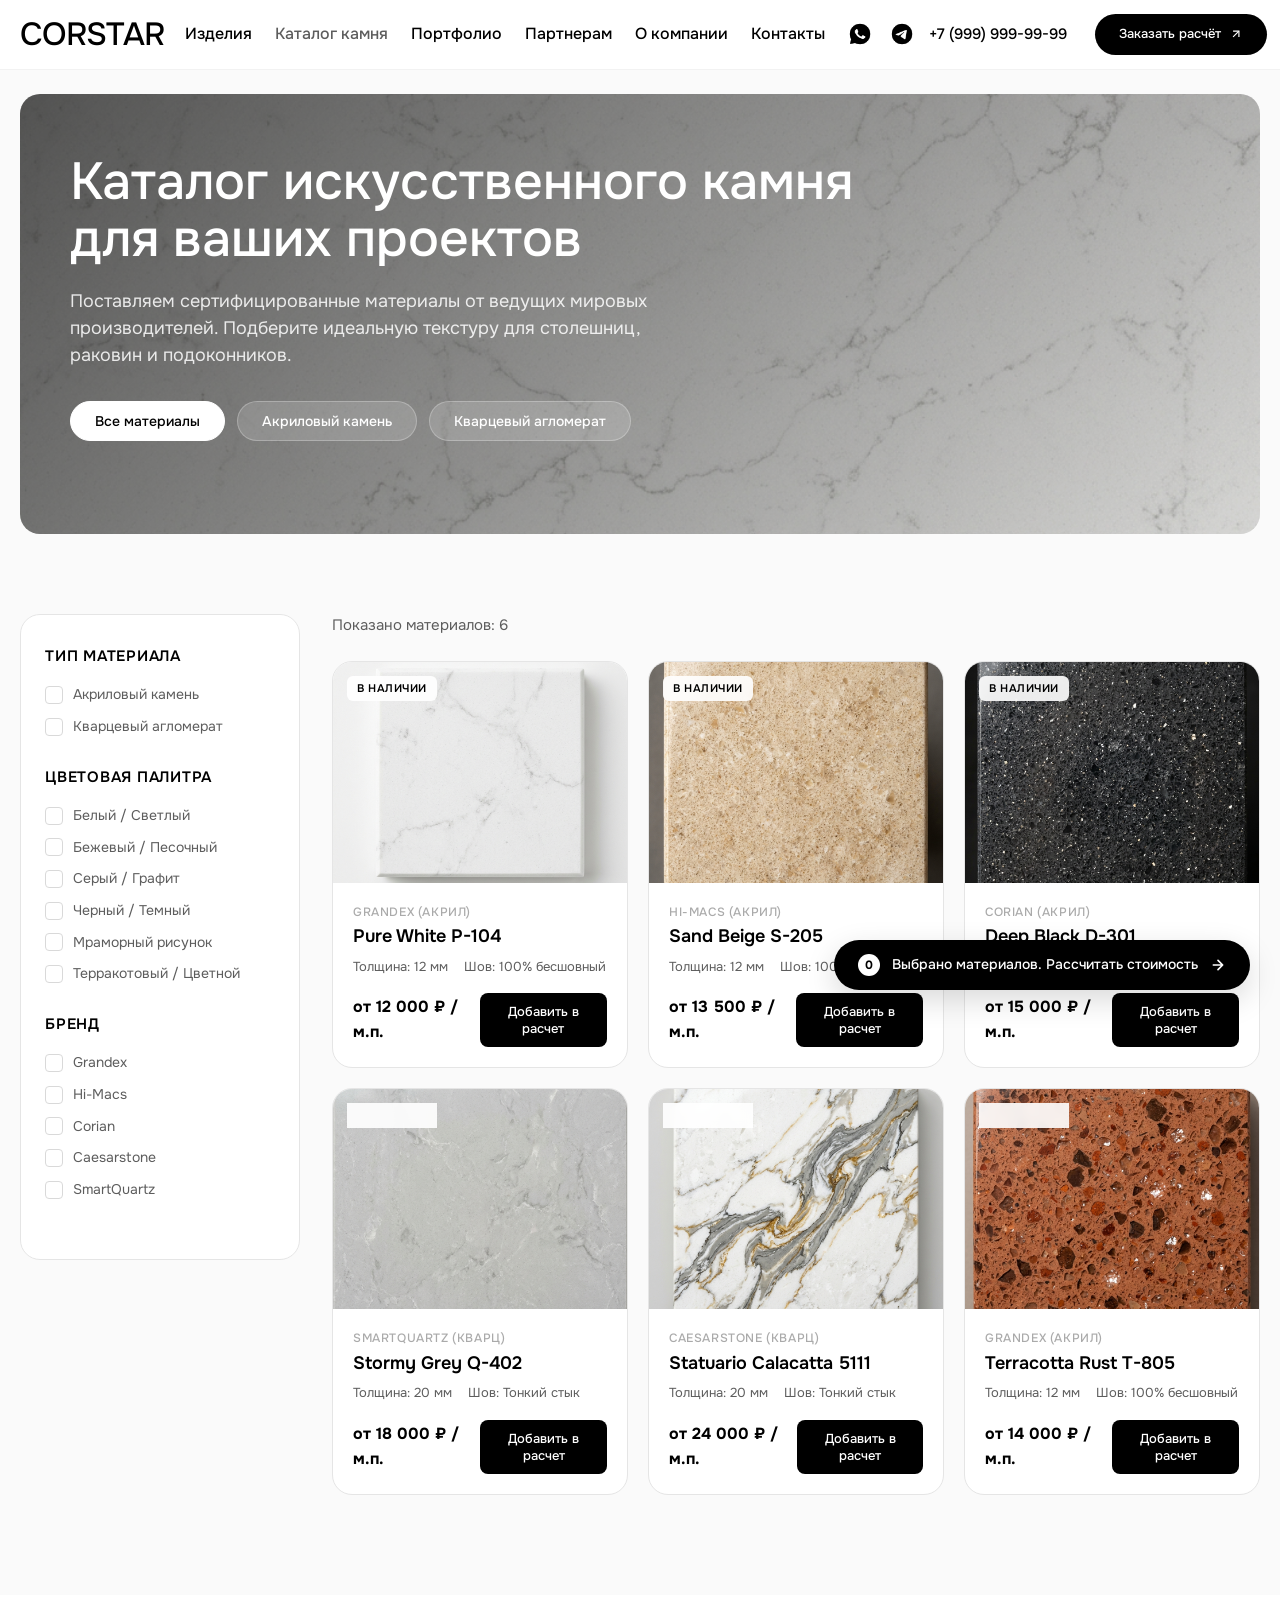
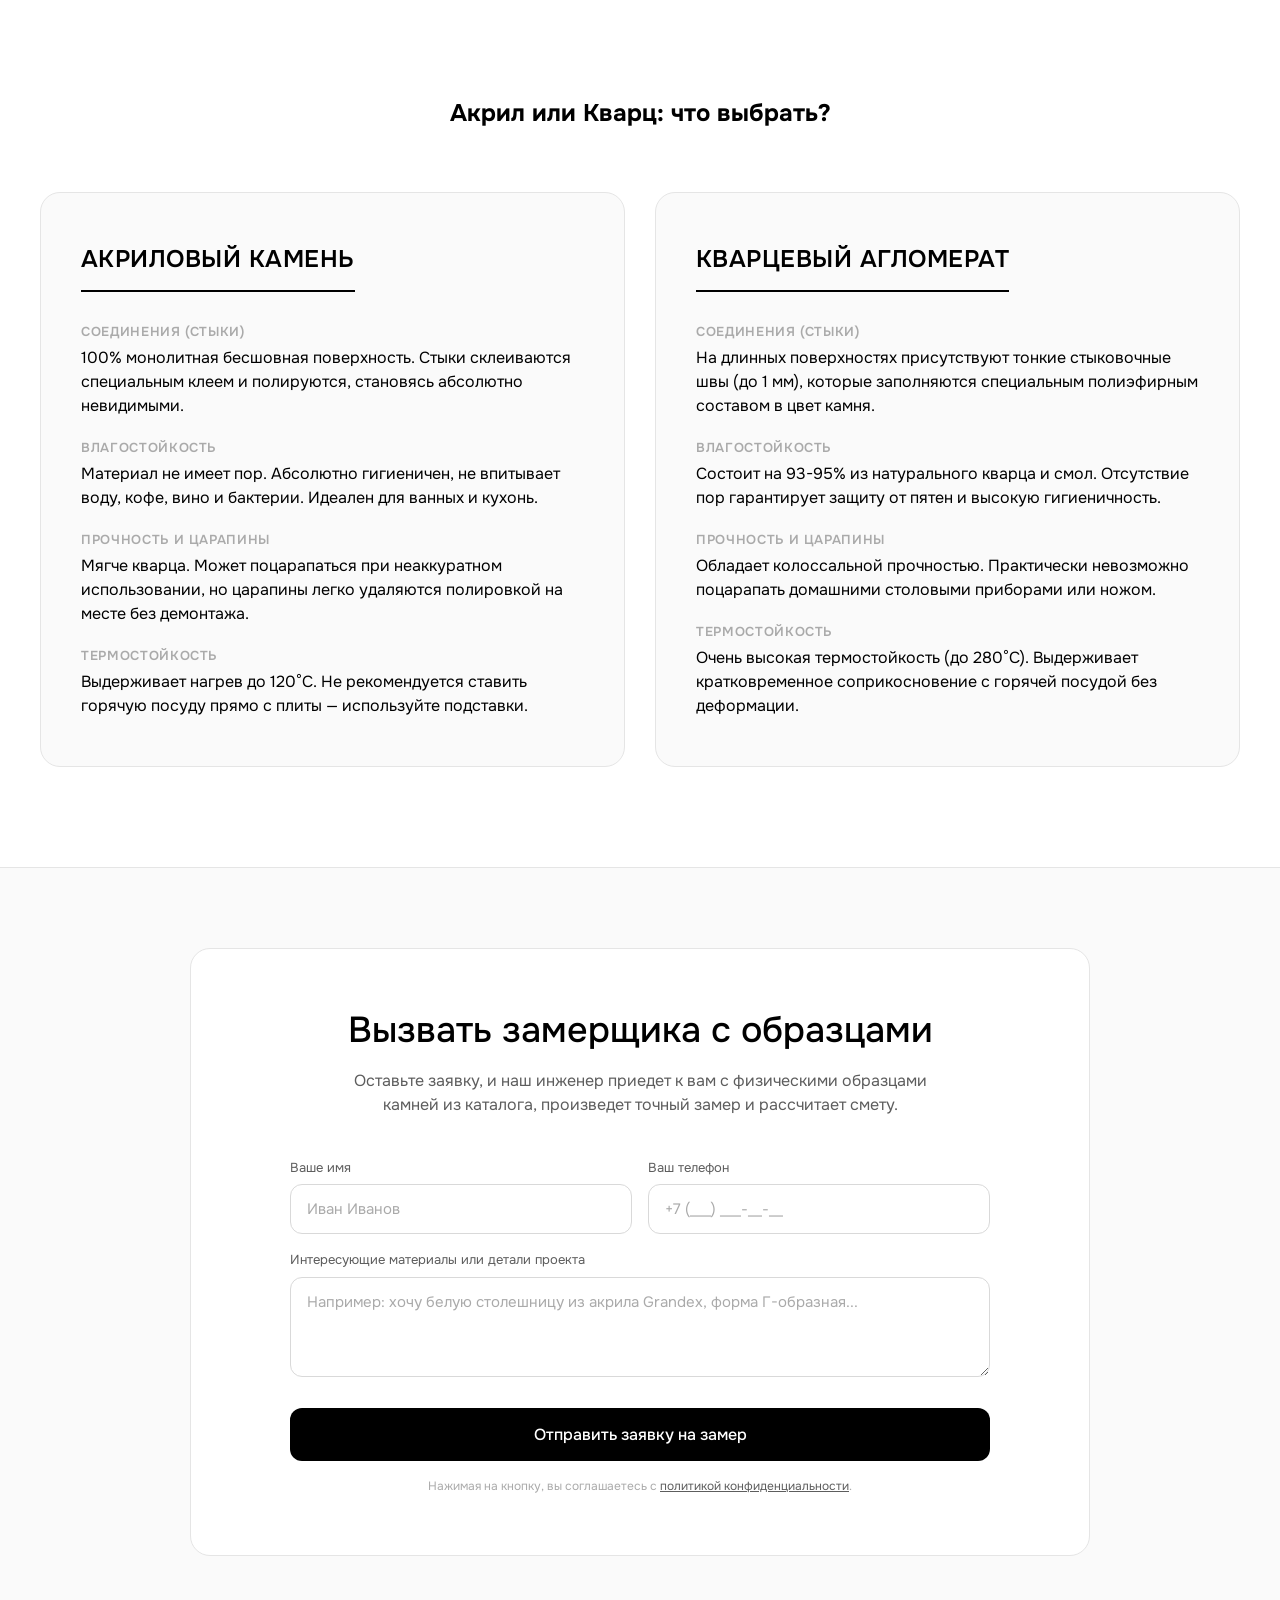
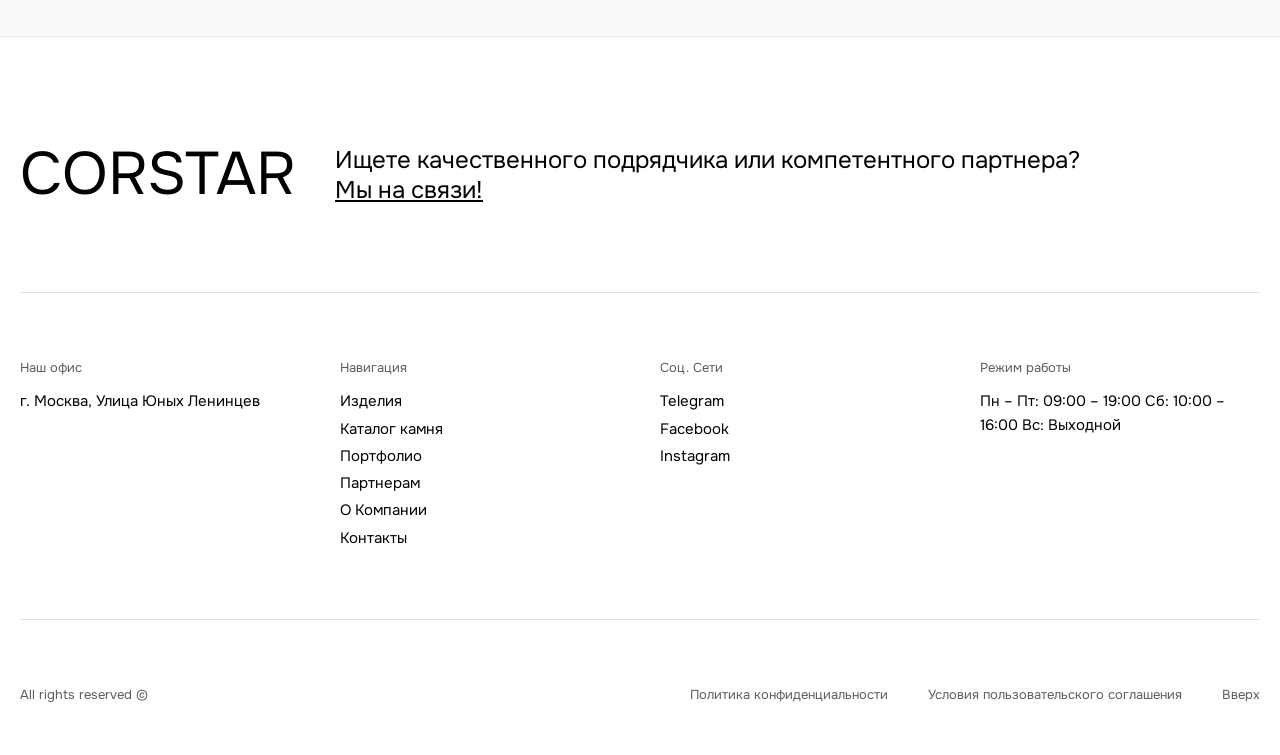
<file: catalog-kamnya.html>
<!DOCTYPE html>
<html lang="ru">

<head>
  <meta charset="utf-8" />
  <meta http-equiv="Content-Type" content="text/html; charset=utf-8" />
  <meta name="viewport" content="width=device-width, initial-scale=1.0" />
  <title>Каталог искусственного камня — CORSTAR</title>
  <meta name="description"
    content="Каталог сертифицированного искусственного камня: акриловый камень, кварцевый агломерат, керамогранит. Более 500 оттенков от ведущих брендов с гарантией качества." />
  <meta property="og:url" content="https://corstar.tilda.ws/catalog-kamnya/" />
  <meta property="og:title" content="Каталог искусственного камня — CORSTAR" />
  <meta property="og:description"
    content="Подберите материал для вашей столешницы, подоконника или интегрированной мойки. Акриловый камень и кварцевый агломерат в наличии." />
  <meta property="og:type" content="website" />
  <link rel="canonical" href="https://corstar.tilda.ws/catalog-kamnya/" />
  <meta name="format-detection" content="telephone=no" />
  <link rel="shortcut icon" href="images/tildafavicon.ico" type="image/x-icon" />
  <link rel="stylesheet" href="https://fonts.googleapis.com/css2?family=Onest:wght@100..900&display=swap"
    type="text/css" />
  <style>
    /* ===== FONT FACE ===== */
    @font-face {
      font-family: 'PoppinsCyr';
      src: url('fonts/PoppinsCyr-Regular.woff2') format('woff2'),
        url('fonts/PoppinsCyr-Regular.otf') format('opentype');
      font-weight: 400;
      font-style: normal;
      font-display: swap;
    }

    @font-face {
      font-family: 'PoppinsCyr';
      src: url('fonts/PoppinsCyr-Bold.woff2') format('woff2'),
        url('fonts/PoppinsCyr-Bold.otf') format('opentype');
      font-weight: 700;
      font-style: normal;
      font-display: swap;
    }

    /* ===== RESET & BASE ===== */
    *,
    *::before,
    *::after {
      margin: 0;
      padding: 0;
      box-sizing: border-box;
    }

    html {
      scroll-behavior: smooth;
    }

    body {
      font-family: 'Onest', 'PoppinsCyr', Arial, sans-serif;
      color: #000000;
      background: #ffffff;
      line-height: 1.55;
      -webkit-font-smoothing: antialiased;
      -moz-osx-font-smoothing: grayscale;
      overflow-x: hidden;
    }

    a {
      text-decoration: none;
      color: inherit;
      transition: color 0.2s ease;
    }

    a:hover {
      color: #5d5d5d;
    }

    img {
      max-width: 100%;
      height: auto;
      display: block;
    }

    button {
      cursor: pointer;
      border: none;
      outline: none;
      font-family: inherit;
    }

    input,
    textarea,
    select {
      font-family: inherit;
    }

    /* ===== CONTAINER ===== */
    .container {
      width: 100%;
      max-width: 1440px;
      margin: 0 auto;
      padding: 0 20px;
    }

    /* ===== HEADER ===== */
    .site-header {
      position: sticky;
      top: 0;
      z-index: 100;
      background: #ffffff;
      height: 60px;
      display: flex;
      align-items: center;
    }

    .header-inner {
      display: flex;
      align-items: center;
      width: 100%;
      max-width: 1440px;
      margin: 0 auto;
      padding: 0 20px;
      gap: 144px;
    }

    .header-logo {
      font-size: 40px;
      font-weight: 500;
      line-height: 1.16;
      white-space: nowrap;
      flex-shrink: 0;
    }

    .header-logo a {
      color: #000000;
    }

    .header-nav {
      display: flex;
      gap: 23px;
      align-items: center;
      flex-shrink: 0;
    }

    .header-nav a {
      font-size: 16px;
      font-weight: 500;
      line-height: 1.16;
      white-space: nowrap;
      color: #000000;
    }

    .header-nav a.is-active {
      color: #5d5d5d;
    }

    .header-contacts {
      display: flex;
      align-items: center;
      gap: 6px;
      margin-left: auto;
      flex-shrink: 0;
    }

    .header-contacts .icon-social {
      width: 30px;
      height: 30px;
      border-radius: 0;
      background-size: cover;
      background-position: center;
      background-repeat: no-repeat;
    }

    .header-contacts .header-phone {
      font-size: 14px;
      font-weight: 400;
      line-height: 1.55;
      white-space: nowrap;
    }

    /* ===== HERO SECTION ===== */
    .hero-section {
      padding: 24px 0 0;
      background: #fafafa;
    }

    .hero-card {
      position: relative;
      width: 100%;
      max-width: 1400px;
      margin: 0 auto;
      border-radius: 20px;
      overflow: hidden;
      min-height: 440px;
      display: flex;
      flex-direction: column;
      justify-content: flex-start;
    }

    .hero-card__bg {
      position: absolute;
      inset: 0;
      z-index: 0;
    }

    .hero-card__bg img {
      width: 100%;
      height: 100%;
      object-fit: cover;
    }

    .hero-card__overlay {
      position: absolute;
      inset: 0;
      z-index: 1;
      background: linear-gradient(135deg,
          rgba(0, 0, 0, 0.65) 0%,
          rgba(0, 0, 0, 0.4) 50%,
          rgba(0, 0, 0, 0.1) 100%);
    }

    .hero-card__content {
      position: relative;
      z-index: 2;
      padding: 60px 50px 60px;
      max-width: 900px;
    }

    .hero-card__title {
      font-size: 52px;
      font-weight: 500;
      line-height: 1.1;
      color: #ffffff;
      margin-bottom: 20px;
    }

    .hero-card__subtitle {
      font-size: 18px;
      font-weight: 400;
      line-height: 1.5;
      color: rgba(255, 255, 255, 0.85);
      max-width: 640px;
      margin-bottom: 32px;
    }

    .hero-pills {
      display: flex;
      gap: 12px;
      flex-wrap: wrap;
    }

    .hero-pill {
      background: rgba(255, 255, 255, 0.15);
      border: 1px solid rgba(255, 255, 255, 0.25);
      color: #ffffff;
      padding: 10px 24px;
      border-radius: 30px;
      font-size: 14px;
      font-weight: 500;
      transition: background 0.2s ease, border-color 0.2s ease;
      cursor: pointer;
    }

    .hero-pill:hover,
    .hero-pill.is-active {
      background: #ffffff;
      color: #000000;
      border-color: #ffffff;
    }

    /* ===== CATALOG CONTAINER ===== */
    .catalog-section {
      padding: 80px 0 100px;
      background: #fafafa;
    }

    .catalog-wrapper {
      display: flex;
      gap: 32px;
      max-width: 1400px;
      margin: 0 auto;
      align-items: flex-start;
    }

    /* ===== SIDEBAR FILTERS ===== */
    .catalog-sidebar {
      width: 280px;
      background: #ffffff;
      border-radius: 20px;
      padding: 30px 24px;
      flex-shrink: 0;
      position: sticky;
      top: 80px;
      border: 1px solid #e5e5e5;
    }

    .filter-group {
      margin-bottom: 28px;
    }

    .filter-group:last-child {
      margin-bottom: 0;
    }

    .filter-group__title {
      font-size: 15px;
      font-weight: 600;
      text-transform: uppercase;
      letter-spacing: 0.05em;
      color: #000000;
      margin-bottom: 16px;
    }

    .filter-options {
      display: flex;
      flex-direction: column;
      gap: 10px;
    }

    .filter-checkbox-label {
      display: flex;
      align-items: center;
      gap: 10px;
      font-size: 14px;
      color: #5d5d5d;
      cursor: pointer;
      user-select: none;
    }

    .filter-checkbox-label input {
      display: none;
    }

    .custom-checkbox {
      width: 18px;
      height: 18px;
      border: 1px solid #d9d9d9;
      border-radius: 4px;
      display: inline-flex;
      align-items: center;
      justify-content: center;
      transition: background 0.2s ease, border-color 0.2s ease;
      flex-shrink: 0;
    }

    .filter-checkbox-label input:checked+.custom-checkbox {
      background: #000000;
      border-color: #000000;
    }

    .custom-checkbox svg {
      width: 10px;
      height: 10px;
      stroke: #ffffff;
      fill: none;
      stroke-width: 3;
      stroke-linecap: round;
      stroke-linejoin: round;
      display: none;
    }

    .filter-checkbox-label input:checked+.custom-checkbox svg {
      display: block;
    }

    .filter-checkbox-label:hover {
      color: #000000;
    }

    .filter-checkbox-label:hover .custom-checkbox {
      border-color: #000000;
    }

    .btn-reset-filters {
      width: 100%;
      padding: 12px;
      background: #f7f7f7;
      color: #5d5d5d;
      font-size: 13px;
      font-weight: 500;
      border-radius: 8px;
      transition: background 0.2s ease, color 0.2s ease;
      margin-top: 10px;
      display: none;
      /* Shown dynamically via JS */
      text-align: center;
    }

    .btn-reset-filters:hover {
      background: #e5e5e5;
      color: #000000;
    }

    /* ===== STONE GRID ===== */
    .catalog-main {
      flex: 1;
    }

    .grid-header {
      display: flex;
      justify-content: space-between;
      align-items: center;
      margin-bottom: 24px;
    }

    .grid-results-count {
      font-size: 15px;
      color: #5d5d5d;
    }

    .stone-grid {
      display: grid;
      grid-template-columns: repeat(3, 1fr);
      gap: 20px;
    }

    .stone-card {
      background: #ffffff;
      border-radius: 20px;
      overflow: hidden;
      border: 1px solid #e5e5e5;
      display: flex;
      flex-direction: column;
      transition: box-shadow 0.3s ease, transform 0.3s ease;
    }

    .stone-card:hover {
      box-shadow: 0 12px 36px rgba(0, 0, 0, 0.06);
      transform: translateY(-2px);
    }

    .stone-card__img-wrapper {
      width: 100%;
      aspect-ratio: 4 / 3;
      overflow: hidden;
      position: relative;
      background: #fafafa;
    }

    .stone-card__img {
      width: 100%;
      height: 100%;
      object-fit: cover;
      transition: transform 0.55s cubic-bezier(0.25, 0.46, 0.45, 0.94);
    }

    .stone-card:hover .stone-card__img {
      transform: scale(1.05);
    }

    .stone-card__badge {
      position: absolute;
      top: 14px;
      left: 14px;
      background: rgba(255, 255, 255, 0.9);
      backdrop-filter: blur(4px);
      padding: 4px 10px;
      border-radius: 6px;
      font-size: 11px;
      font-weight: 600;
      color: #000000;
      text-transform: uppercase;
      letter-spacing: 0.05em;
    }

    .stone-card__body {
      padding: 20px;
      display: flex;
      flex-direction: column;
      flex: 1;
    }

    .stone-card__brand {
      font-size: 12px;
      font-weight: 500;
      color: #aaaaaa;
      text-transform: uppercase;
      letter-spacing: 0.05em;
      margin-bottom: 4px;
    }

    .stone-card__name {
      font-size: 18px;
      font-weight: 600;
      line-height: 1.3;
      color: #000000;
      margin-bottom: 8px;
    }

    .stone-card__spec {
      font-size: 13px;
      color: #5d5d5d;
      margin-bottom: 16px;
      display: flex;
      gap: 16px;
    }

    .stone-card__price-wrapper {
      margin-top: auto;
      display: flex;
      justify-content: space-between;
      align-items: center;
      gap: 12px;
    }

    .stone-card__price {
      font-size: 16px;
      font-weight: 700;
      color: #000000;
    }

    .btn-calc {
      padding: 10px 16px;
      background: #000000;
      color: #ffffff;
      border-radius: 8px;
      font-size: 13px;
      font-weight: 500;
      transition: background 0.2s ease;
      display: inline-flex;
      align-items: center;
      gap: 6px;
    }

    .btn-calc:hover {
      background: #333333;
    }

    .btn-calc.is-added {
      background: #5d5d5d;
    }

    /* Empty state */
    .stone-grid-empty {
      grid-column: span 3;
      padding: 80px 20px;
      text-align: center;
      background: #ffffff;
      border-radius: 20px;
      border: 1px solid #e5e5e5;
      display: none;
    }

    .stone-grid-empty__title {
      font-size: 18px;
      font-weight: 500;
      color: #000000;
      margin-bottom: 8px;
    }

    .stone-grid-empty__text {
      font-size: 14px;
      color: #5d5d5d;
    }

    /* ===== FLOATING CART BADGE ===== */
    .calc-cart-badge {
      position: fixed;
      bottom: 30px;
      right: 30px;
      background: #000000;
      color: #ffffff;
      padding: 14px 24px;
      border-radius: 100px;
      box-shadow: 0 10px 30px rgba(0, 0, 0, 0.15);
      z-index: 99;
      display: flex;
      align-items: center;
      gap: 12px;
      font-size: 14px;
      font-weight: 500;
      transform: translateY(120px);
      transition: transform 0.3s cubic-bezier(0.175, 0.885, 0.32, 1.275);
      cursor: pointer;
    }

    .calc-cart-badge.is-visible {
      transform: translateY(0);
    }

    .calc-cart-badge:hover {
      background: #333333;
    }

    .calc-cart-badge__count {
      background: #ffffff;
      color: #000000;
      width: 22px;
      height: 22px;
      border-radius: 50%;
      display: flex;
      align-items: center;
      justify-content: center;
      font-size: 12px;
      font-weight: 700;
    }

    .calc-cart-badge svg {
      width: 16px;
      height: 16px;
      stroke: currentColor;
      fill: none;
      stroke-width: 2.5;
      stroke-linecap: round;
      stroke-linejoin: round;
    }

    /* ===== COMPARISON GUIDE ===== */
    .comparison-section {
      padding: 100px 0;
      background: #ffffff;
    }

    .comparison-section .section-header {
      margin-bottom: 60px;
      text-align: center;
    }

    .comparison-grid {
      display: grid;
      grid-template-columns: 1fr 1fr;
      gap: 30px;
      max-width: 1200px;
      margin: 0 auto;
    }

    .comp-card {
      background: #fafafa;
      border-radius: 20px;
      padding: 48px 40px;
      border: 1px solid #e5e5e5;
    }

    .comp-card__title {
      font-size: 24px;
      font-weight: 600;
      color: #000000;
      margin-bottom: 30px;
      text-transform: uppercase;
      letter-spacing: 0.02em;
      border-bottom: 2px solid #000000;
      padding-bottom: 12px;
      display: inline-block;
    }

    .comp-list {
      display: flex;
      flex-direction: column;
      gap: 20px;
    }

    .comp-item__label {
      font-size: 13px;
      font-weight: 600;
      color: #aaaaaa;
      text-transform: uppercase;
      letter-spacing: 0.05em;
      margin-bottom: 4px;
    }

    .comp-item__val {
      font-size: 16px;
      font-weight: 400;
      color: #000000;
      line-height: 1.5;
    }

    /* ===== CTA FORM ===== */
    .cta-section {
      background: #fafafa;
      padding: 80px 0;
      border-top: 1px solid #e5e5e5;
    }

    .cta-inner {
      max-width: 900px;
      margin: 0 auto;
      background: #ffffff;
      border-radius: 20px;
      padding: 60px 50px;
      border: 1px solid #e5e5e5;
      text-align: center;
    }

    .cta-title {
      font-size: 36px;
      font-weight: 500;
      line-height: 1.2;
      color: #000000;
      margin-bottom: 16px;
    }

    .cta-text {
      font-size: 16px;
      color: #5d5d5d;
      max-width: 600px;
      margin: 0 auto 40px;
    }

    .cta-form {
      text-align: left;
      max-width: 700px;
      margin: 0 auto;
    }

    .form-group {
      margin-bottom: 16px;
    }

    .form-group label {
      display: block;
      font-size: 13px;
      font-weight: 400;
      color: #5d5d5d;
      margin-bottom: 6px;
    }

    .form-group input,
    .form-group textarea,
    .form-group select {
      width: 100%;
      padding: 14px 16px;
      border: 1px solid #d9d9d9;
      border-radius: 12px;
      background: #ffffff;
      font-size: 15px;
      color: #000000;
      transition: border-color 0.2s ease;
      outline: none;
    }

    .form-group input:focus,
    .form-group textarea:focus,
    .form-group select:focus {
      border-color: #000000;
    }

    .form-group input::placeholder,
    .form-group textarea::placeholder {
      color: #aaaaaa;
    }

    .form-group textarea {
      resize: vertical;
      min-height: 100px;
    }

    .form-row {
      display: grid;
      grid-template-columns: 1fr 1fr;
      gap: 16px;
    }

    .btn-submit {
      width: 100%;
      padding: 16px 32px;
      background: #000000;
      color: #ffffff;
      font-size: 16px;
      font-weight: 500;
      border-radius: 12px;
      transition: background 0.2s ease, transform 0.2s ease;
      margin-top: 8px;
    }

    .btn-submit:hover {
      background: #333333;
      transform: translateY(-1px);
    }

    .form-privacy {
      font-size: 12px;
      color: #aaaaaa;
      line-height: 1.5;
      margin-top: 16px;
      text-align: center;
    }

    .form-privacy a {
      color: #5d5d5d;
      text-decoration: underline;
    }

    /* ===== FOOTER ===== */
    .site-footer {
      background: #ffffff;
      padding: 100px 0 50px;
      border-top: 1px solid #e5e5e5;
    }

    .footer-top {
      display: flex;
      gap: 40px;
      align-items: center;
      margin-bottom: 80px;
    }

    .footer-logo {
      font-size: 60px;
      font-weight: 400;
      line-height: 1.25;
      flex-shrink: 0;
    }

    .footer-cta {
      font-size: 24px;
      font-weight: 400;
      line-height: 1.25;
    }

    .footer-cta a {
      text-decoration: underline;
    }

    .footer-divider {
      width: 100%;
      height: 1px;
      background: #d9d9d9;
      opacity: 0.75;
      margin-bottom: 65px;
    }

    .footer-columns {
      display: grid;
      grid-template-columns: repeat(4, 1fr);
      gap: 40px;
      margin-bottom: 65px;
    }

    .footer-col-label {
      font-size: 13px;
      font-weight: 400;
      color: #5d5d5d;
      margin-bottom: 12px;
    }

    .footer-col-content {
      font-size: 15px;
      font-weight: 400;
      line-height: 1.55;
      color: #000000;
    }

    .footer-col-content a {
      display: block;
      margin-bottom: 4px;
      transition: color 0.2s ease;
    }

    .footer-col-content a:hover {
      color: #979797;
    }

    .footer-bottom {
      display: flex;
      justify-content: space-between;
      align-items: center;
      gap: 20px;
    }

    .footer-bottom-links {
      display: flex;
      gap: 40px;
      align-items: center;
    }

    .footer-bottom a,
    .footer-bottom span {
      font-size: 13px;
      color: #5d5d5d;
      font-weight: 400;
    }

    .footer-bottom a:hover {
      color: #979797;
    }

    /* ===== RESPONSIVE ===== */
    @media screen and (max-width: 1199px) {
      .header-inner {
        gap: 60px;
      }

      .hero-card__title {
        font-size: 44px;
      }

      .catalog-wrapper {
        gap: 24px;
      }

      .stone-grid {
        grid-template-columns: repeat(2, 1fr);
      }

      .comparison-grid {
        gap: 20px;
      }

      .footer-logo {
        font-size: 50px;
      }

      .footer-columns {
        gap: 20px;
      }
    }

    @media screen and (max-width: 959px) {
      .header-nav {
        display: none;
      }

      .header-inner {
        gap: 20px;
      }

      .hero-card {
        min-height: 380px;
      }

      .hero-card__title {
        font-size: 36px;
      }

      .hero-card__content {
        padding: 40px 32px 40px;
      }

      .catalog-wrapper {
        flex-direction: column;
      }

      .catalog-sidebar {
        width: 100%;
        position: static;
        padding: 24px;
      }

      .stone-grid {
        grid-template-columns: repeat(2, 1fr);
      }

      .comparison-grid {
        grid-template-columns: 1fr;
      }

      .comp-card {
        padding: 36px 30px;
      }

      .footer-top {
        flex-direction: column;
        align-items: flex-start;
        gap: 20px;
      }

      .footer-logo {
        font-size: 50px;
        line-height: 1.1;
      }

      .footer-columns {
        grid-template-columns: repeat(2, 1fr);
      }
    }

    @media screen and (max-width: 639px) {
      .hero-card {
        min-height: 320px;
      }

      .hero-card__title {
        font-size: 28px;
      }

      .hero-card__subtitle {
        font-size: 15px;
        margin-bottom: 20px;
      }

      .hero-card__content {
        padding: 28px 20px;
      }

      .catalog-section {
        padding: 48px 0 60px;
      }

      .stone-grid {
        grid-template-columns: 1fr;
      }

      .stone-grid-empty {
        grid-column: 1;
      }

      .cta-inner {
        padding: 36px 20px;
      }

      .cta-title {
        font-size: 26px;
      }

      .form-row {
        grid-template-columns: 1fr;
      }

      .comparison-section {
        padding: 60px 0;
      }

      .footer-logo {
        font-size: 38px;
      }

      .footer-cta {
        font-size: 20px;
      }

      .footer-columns {
        grid-template-columns: 1fr 1fr;
      }

      .footer-bottom {
        flex-direction: column;
        align-items: flex-start;
        gap: 12px;
      }

      .footer-bottom-links {
        flex-direction: column;
        gap: 8px;
        align-items: flex-start;
      }
    }

    @media screen and (max-width: 479px) {
      .header-logo {
        font-size: 32px;
      }

      .hero-card__title {
        font-size: 24px;
      }

      .footer-columns {
        grid-template-columns: 1fr;
      }
    }

    /* ===== ANIMATION ===== */
    @media (prefers-reduced-motion: reduce) {

      *,
      *::before,
      *::after {
        animation-duration: 0.01ms !important;
        animation-iteration-count: 1 !important;
        transition-duration: 0.01ms !important;
        scroll-behavior: auto !important;
      }

      .stone-card:hover .stone-card__img {
        transform: none;
      }
    }

    /* ===== MOBILE NAV DRAWER & BURGER CROSS ===== */
    .header-burger {
      display: none;
      width: 28px;
      height: 20px;
      flex-direction: column;
      justify-content: space-between;
      cursor: pointer;
      background: none;
      border: none;
      padding: 0;
    }

    .header-burger span {
      display: block;
      width: 100%;
      height: 2px;
      background: #000;
      transition: transform 0.3s ease, opacity 0.3s ease;
    }

    .header-burger.is-active span:nth-child(1) {
      transform: translateY(9px) rotate(45deg);
    }

    .header-burger.is-active span:nth-child(2) {
      opacity: 0;
    }

    .header-burger.is-active span:nth-child(3) {
      transform: translateY(-9px) rotate(-45deg);
    }

    @media screen and (max-width: 959px) {
      .header-burger {
        display: flex !important;
      }

      .header-nav.is-open {
        display: flex !important;
        flex-direction: column;
        position: fixed;
        top: 60px;
        left: 0;
        right: 0;
        bottom: 0;
        background: #ffffff;
        padding: 40px 20px;
        gap: 24px;
        z-index: 99;
        align-items: flex-start;
      }

      .header-nav.is-open a {
        font-size: 24px !important;
        font-weight: 500;
      }
    }
  
    /* ===== HEADER RE-ALIGNMENT ===== */
    .site-header {
      height: 70px;
      border-bottom: 1px solid #f2f2f2;
    }

    .header-inner {
      justify-content: space-between;
      gap: 20px;
    }

    .header-logo {
      font-size: 32px;
      letter-spacing: -0.02em;
    }

    .header-contacts {
      gap: 12px;
    }

    .header-contacts .header-phone {
      font-size: 15px;
      font-weight: 500;
    }

    /* ===== HEADER RE-ALIGNMENT ===== */
    .site-header {
      height: 70px;
      border-bottom: 1px solid #f2f2f2;
    }

    .header-inner {
      justify-content: space-between;
      gap: 20px;
    }

    .header-logo {
      font-size: 32px;
      letter-spacing: -0.02em;
    }

    .header-contacts {
      gap: 12px;
    }

    .header-contacts .header-phone {
      font-size: 15px;
      font-weight: 500;
    }

    /* ===== HEADER RE-ALIGNMENT ===== */
    .site-header {
      height: 70px;
      border-bottom: 1px solid #f2f2f2;
    }

    .header-inner {
      justify-content: space-between;
      gap: 20px;
    }

    .header-logo {
      font-size: 32px;
      letter-spacing: -0.02em;
    }

    .header-contacts {
      gap: 12px;
    }

    .header-contacts .header-phone {
      font-size: 15px;
      font-weight: 500;
    }

    /* ===== HEADER RE-ALIGNMENT ===== */
    .site-header {
      height: 70px;
      border-bottom: 1px solid #f2f2f2;
    }

    .header-inner {
      justify-content: space-between;
      gap: 20px;
    }

    .header-logo {
      font-size: 32px;
      letter-spacing: -0.02em;
    }

    .header-contacts {
      gap: 12px;
    }

    .header-contacts .header-phone {
      font-size: 15px;
      font-weight: 500;
    }

    /* ===== HEADER RE-ALIGNMENT ===== */
    .site-header {
      height: 70px;
      border-bottom: 1px solid #f2f2f2;
    }

    .header-inner {
      justify-content: space-between;
      gap: 20px;
    }

    .header-logo {
      font-size: 32px;
      letter-spacing: -0.02em;
    }

    .header-contacts {
      gap: 12px;
    }

    .header-contacts .header-phone {
      font-size: 15px;
      font-weight: 500;
    }

    /* ===== NAV DROPDOWN ===== */
    .nav-item-has-dropdown {
      position: relative;
      display: inline-block;
    }

    .nav-dropdown {
      position: absolute;
      top: 100%;
      left: 50%;
      transform: translateX(-50%);
      background: #ffffff;
      border: 1px solid var(--color-border-light, #e8e8e8);
      border-radius: var(--radius-sm, 12px);
      padding: 16px;
      min-width: 220px;
      display: none;
      flex-direction: column;
      gap: 12px;
      box-shadow: 0 16px 48px rgba(0, 0, 0, 0.08);
      margin-top: 10px;
      z-index: 110;
    }

    .nav-dropdown::before {
      content: '';
      position: absolute;
      bottom: 100%;
      left: 50%;
      transform: translateX(-50%);
      border: 6px solid transparent;
      border-bottom-color: #ffffff;
    }

    .nav-dropdown::after {
      content: '';
      position: absolute;
      bottom: 100%;
      left: 0;
      right: 0;
      height: 12px;
    }

    .nav-dropdown a {
      font-size: 14px !important;
      font-weight: 400 !important;
      color: var(--color-secondary, #5d5d5d) !important;
      transition: color var(--transition-fast, 0.2s ease) !important;
      text-align: left;
    }

    .nav-dropdown a:hover {
      color: var(--color-primary, #000000) !important;
    }

    /* Show on hover for desktop */
    @media screen and (min-width: 960px) {
      .nav-item-has-dropdown:hover .nav-dropdown {
        display: flex;
      }
    }

    @media screen and (max-width: 959px) {
      .nav-dropdown {
        display: none !important;
      }
    }

    /* ===== HEADER CTA BUTTON ===== */
    .header-cta {
      display: inline-flex;
      align-items: center;
      gap: 8px;
      padding: 10px 24px;
      background: #000000;
      color: #ffffff;
      font-size: 13px;
      font-weight: 500;
      border-radius: 100px;
      transition: background 0.2s ease, transform 0.2s ease;
      cursor: pointer;
      white-space: nowrap;
      text-decoration: none;
      flex-shrink: 0;
      margin-left: 16px;
    }

    .header-cta:hover {
      background: #333333;
      transform: translateY(-1px);
      color: #ffffff;
    }

    .header-cta svg {
      width: 14px;
      height: 14px;
      stroke: currentColor;
      fill: none;
      stroke-width: 2;
    }

    /* ===== MOBILE NAV DRAWER BACKDROP ===== */
    .mobile-nav-backdrop {
      display: none;
      position: fixed;
      inset: 0;
      background: rgba(0, 0, 0, 0.4);
      z-index: 98;
      opacity: 0;
      transition: opacity 0.3s ease;
    }

    .mobile-nav-backdrop.is-visible {
      display: block;
      opacity: 1;
    }

    /* ===== POPUP CALCULATOR ===== */
    .calc-overlay {
      display: none;
      position: fixed;
      inset: 0;
      z-index: 200;
      background: rgba(0, 0, 0, 0.5);
      backdrop-filter: blur(4px);
      align-items: center;
      justify-content: center;
      padding: 20px;
    }

    .calc-overlay.is-open {
      display: flex;
    }

    .calc-popup {
      background: #ffffff;
      border-radius: 20px;
      padding: 48px;
      width: 100%;
      max-width: 560px;
      position: relative;
      box-shadow: 0 24px 64px rgba(0, 0, 0, 0.2);
      max-height: 90vh;
      overflow-y: auto;
    }

    .calc-popup__close {
      position: absolute;
      top: 20px;
      right: 20px;
      width: 32px;
      height: 32px;
      background: #f2f2f2;
      border: none;
      border-radius: 50%;
      cursor: pointer;
      display: flex;
      align-items: center;
      justify-content: center;
      transition: background 0.2s ease;
    }

    .calc-popup__close:hover {
      background: #e0e0e0;
    }

    .calc-popup__close svg {
      width: 14px;
      height: 14px;
      stroke: #000000;
      fill: none;
      stroke-width: 2;
    }

    .calc-popup__title {
      font-size: 28px;
      font-weight: 500;
      color: #000000;
      margin-bottom: 8px;
      line-height: 1.25;
    }

    .calc-popup__subtitle {
      font-size: 14px;
      color: #5d5d5d;
      margin-bottom: 32px;
      line-height: 1.5;
    }

    .calc-product-grid {
      display: grid;
      grid-template-columns: repeat(3, 1fr);
      gap: 8px;
      margin-bottom: 24px;
    }

    .calc-product-btn {
      padding: 12px 8px;
      font-size: 13px;
      font-weight: 500;
      background: #f7f7f7;
      border: 2px solid transparent;
      border-radius: 12px;
      cursor: pointer;
      transition: border-color 0.2s ease, background 0.2s ease;
      text-align: center;
      color: #000000;
      font-family: inherit;
    }

    .calc-product-btn:hover {
      background: #f0f0f0;
    }

    .calc-product-btn.is-selected {
      border-color: #000000;
      background: #ffffff;
    }

    .calc-form .form-group {
      margin-bottom: 16px;
    }

    .calc-form .form-group label {
      display: block;
      font-size: 12px;
      font-weight: 400;
      color: #aaaaaa;
      margin-bottom: 6px;
    }

    .calc-form .form-group input,
    .calc-form .form-group textarea {
      width: 100%;
      padding: 14px 16px;
      border: none;
      border-bottom: 1px solid #d9d9d9;
      background: transparent;
      font-size: 15px;
      color: #000000;
      transition: border-color 0.2s ease;
      outline: none;
      border-radius: 0;
      font-family: inherit;
    }

    .calc-form .form-group input:focus,
    .calc-form .form-group textarea:focus {
      border-color: #000000;
    }

    .calc-form .form-group textarea {
      resize: vertical;
      min-height: 80px;
    }

    .calc-form .btn-submit-calc {
      width: 100%;
      padding: 16px 32px;
      background: #000000;
      color: #ffffff;
      font-size: 16px;
      font-weight: 500;
      border-radius: 12px;
      transition: background 0.2s ease, transform 0.2s ease;
      margin-top: 8px;
      border: none;
      cursor: pointer;
      font-family: inherit;
    }

    .calc-form .btn-submit-calc:hover {
      background: #333333;
      transform: translateY(-1px);
    }

    /* ===== MOBILE ONLY CONTACTS DEFAULT (HIDDEN) ===== */
    .mobile-only-contacts {
      display: none;
    }

    /* ===== DESKTOP RESPONSIVE HEADER OVERRIDES ===== */
    @media screen and (max-width: 1199px) {
      .header-inner {
        gap: 16px;
      }

      .header-logo {
        font-size: 28px;
      }

      .header-nav {
        gap: 16px;
      }

      .header-nav a {
        font-size: 14px;
      }

      .header-cta {
        padding: 8px 18px;
        font-size: 12px;
        margin-left: 8px;
      }
    }

    @media screen and (max-width: 1100px) {
      .header-contacts .icon-social {
        display: none !important;
      }
    }

    @media screen and (max-width: 1024px) {
      .header-inner {
        padding: 0 12px;
        gap: 12px;
      }

      .header-logo {
        font-size: 24px;
      }

      .header-nav {
        gap: 12px;
      }

      .header-nav a {
        font-size: 13px;
      }

      .header-cta {
        padding: 8px 14px;
        font-size: 11px;
        margin-left: 4px;
      }

      .header-contacts {
        gap: 8px;
      }
    }

    /* ===== MOBILE RESPONSIVE HEADER OVERRIDES ===== */
    @media screen and (max-width: 959px) {
      .header-logo {
        font-size: 26px;
      }

      .header-contacts {
        display: none !important;
      }

      .header-nav {
        display: none;
      }

      .header-inner {
        gap: 20px;
      }

      .header-burger {
        display: flex;
      }

      .header-nav.is-open {
        display: flex !important;
        flex-direction: column;
        position: fixed;
        top: 70px;
        left: 0;
        right: 0;
        bottom: 0;
        background: #ffffff;
        padding: 40px 24px;
        gap: 24px;
        z-index: 99;
        align-items: flex-start;
      }

      .header-nav.is-open a {
        font-size: 24px !important;
        font-weight: 500;
      }

      /* ===== MOBILE ONLY CONTACTS ===== */
      .mobile-only-contacts {
        display: flex;
        flex-direction: column;
        gap: 16px;
        margin-top: auto;
        padding-top: 24px;
        border-top: 1px solid #e8e8e8;
        width: 100%;
      }

      .mobile-phone {
        font-size: 20px;
        font-weight: 500;
        color: #000000;
        text-decoration: none;
      }

      .mobile-socials {
        display: flex;
        gap: 12px;
      }

      .mobile-socials .icon-social {
        width: 36px;
        height: 36px;
        background-size: cover;
        background-position: center;
        background-repeat: no-repeat;
        display: block;
      }
    }

    /* ===== SCROLLED FLOATING HEADER (DESKTOP) ===== */
    @media screen and (min-width: 960px) {
      .site-header {
        transition: background-color 0.4s ease, height 0.4s ease, border-bottom 0.4s ease;
      }
      
      .header-inner {
        transition: max-width 0.5s cubic-bezier(0.16, 1, 0.3, 1), 
                    background-color 0.5s cubic-bezier(0.16, 1, 0.3, 1), 
                    border-radius 0.5s cubic-bezier(0.16, 1, 0.3, 1), 
                    border 0.5s cubic-bezier(0.16, 1, 0.3, 1), 
                    box-shadow 0.5s cubic-bezier(0.16, 1, 0.3, 1), 
                    height 0.5s cubic-bezier(0.16, 1, 0.3, 1), 
                    padding 0.5s cubic-bezier(0.16, 1, 0.3, 1),
                    margin-top 0.5s cubic-bezier(0.16, 1, 0.3, 1);
      }

      .header-nav {
        transition: opacity 0.3s ease, max-width 0.4s cubic-bezier(0.16, 1, 0.3, 1), visibility 0.3s;
        display: flex;
        overflow: hidden;
      }

      .header-burger {
        transition: opacity 0.3s ease;
      }

      /* When scrolled */
      .site-header--scrolled {
        background: transparent !important;
        border-bottom: none !important;
        height: 85px !important;
      }

      .site-header--scrolled .header-inner {
        background: rgba(255, 255, 255, 0.85) !important;
        backdrop-filter: blur(20px) saturate(180%);
        -webkit-backdrop-filter: blur(20px) saturate(180%);
        border: 1px solid rgba(0, 0, 0, 0.08) !important;
        border-radius: 40px !important;
        box-shadow: 0 12px 30px rgba(0, 0, 0, 0.08) !important;
        height: 60px !important;
        max-width: 560px !important; /* fit logo, burger, contacts */
        padding: 0 24px !important;
        margin-top: 12px !important;
      }

      .site-header--scrolled .header-nav {
        opacity: 0 !important;
        max-width: 0 !important;
        visibility: hidden !important;
        pointer-events: none !important;
      }

      .site-header--scrolled .header-burger {
        display: flex !important;
        opacity: 1 !important;
        flex-shrink: 0 !important;
      }

      .site-header--scrolled .header-contacts .icon-social {
        display: none !important;
      }

      /* When scrolled and expanded (burger clicked) */
      .site-header--scrolled.site-header--expanded .header-inner {
        max-width: 1200px !important; /* expand width to fit menu links inline */
        border-radius: 40px !important;
      }

      @media screen and (max-width: 1240px) {
        .site-header--scrolled.site-header--expanded .header-inner {
          max-width: calc(100% - 40px) !important;
        }
      }

      .site-header--scrolled.site-header--expanded .header-nav {
        opacity: 1 !important;
        max-width: 700px !important; /* open width to show links */
        visibility: visible !important;
        pointer-events: auto !important;
        margin-left: 20px;
        margin-right: 20px;
        overflow: visible !important; /* allow dropdowns to display */
      }
    }

</style>
</head>

<body>

  <!-- ===== HEADER ===== -->
  <header class="site-header" id="site-header">
    <div class="header-inner">
      <div class="header-logo">
        <a href="/">CORSTAR</a>
      </div>
                                          <nav class="header-nav" id="main-nav" aria-label="Основная навигация">
        <div class="nav-item-has-dropdown">
          <a href="/izdeliya/">Изделия</a>
          <div class="nav-dropdown">
            <a href="/izdeliya/#stoleshnitsi">Столешницы</a>
            <a href="/izdeliya/#podokonniki">Подоконники</a>
            <a href="/izdeliya/#mojki">Мойки и раковины</a>
            <a href="/izdeliya/#vanni">Ванны</a>
            <a href="/izdeliya/#stupeni">Ступени</a>
          </div>
        </div>
        <a href="/catalog-kamnya/" class="is-active">Каталог камня</a>
        <a href="/portfolio/">Портфолио</a>
        <a href="/partneram/">Партнерам</a>
        <div class="nav-item-has-dropdown">
          <a href="/o-kompanii/">О компании</a>
          <div class="nav-dropdown">
            <a href="/o-kompanii/#about">О нас</a>
            <a href="/o-kompanii/#production">Производство</a>
            <a href="/o-kompanii/#partners">Партнёры</a>
          </div>
        </div>
        <a href="/kontakty/">Контакты</a>

        <!-- Mobile-only contacts inside drawer -->
        <div class="mobile-only-contacts">
          <a href="tel:+79999999999" class="mobile-phone">+7 (999) 999-99-99</a>
          <div class="mobile-socials">
            <a href="https://t.me/" class="icon-social"
              style="background-image:url('images/tild3336-3233-4061-b363-653764393262__image.png')"
              aria-label="Telegram"></a>
            <a href="https://wa.me/" class="icon-social"
              style="background-image:url('images/tild6330-3839-4263-b533-323737306437__image.png')"
              aria-label="WhatsApp"></a>
          </div>
        </div>
      </nav>
                                          <div class="header-contacts">
        <a href="https://t.me/" class="icon-social"
          style="background-image:url('images/tild3336-3233-4061-b363-653764393262__image.png')"
          aria-label="Telegram"></a>
        <a href="https://wa.me/" class="icon-social"
          style="background-image:url('images/tild6330-3839-4263-b533-323737306437__image.png')"
          aria-label="WhatsApp"></a>
        <a href="tel:+79999999999" class="header-phone">+7 (999) 999-99-99</a>
        <a href="#" class="header-cta" id="btn-open-calc">
          Заказать расчёт
          <svg viewBox="0 0 24 24"><path d="M7 17L17 7"/><path d="M7 7h10v10"/></svg>
        </a>
      </div>
      <button class="header-burger" aria-label="Открыть меню" id="burger-toggle">
        <span></span>
        <span></span>
        <span></span>
      </button>
    </div>
  </header>

  <!-- Mobile nav backdrop -->
  <div class="mobile-nav-backdrop" id="mobile-backdrop"></div>

  <main>

    <!-- ===== HERO ===== -->
    <section class="hero-section" id="hero-catalog">
      <div class="container">
        <div class="hero-card">
          <div class="hero-card__bg">
            <img src="images/hero_catalog.png" alt="Фактуры искусственного камня" loading="eager" />
          </div>
          <div class="hero-card__overlay"></div>
          <div class="hero-card__content">
            <h1 class="hero-card__title">Каталог искусственного камня для ваших проектов</h1>
            <p class="hero-card__subtitle">Поставляем сертифицированные материалы от ведущих мировых производителей.
              Подберите идеальную текстуру для столешниц, раковин и подоконников.</p>
            <div class="hero-pills">
              <button class="hero-pill is-active" data-pill="all">Все материалы</button>
              <button class="hero-pill" data-pill="acrylic">Акриловый камень</button>
              <button class="hero-pill" data-pill="quartz">Кварцевый агломерат</button>
            </div>
          </div>
        </div>
      </div>
    </section>

    <!-- ===== CATALOG GRID ===== -->
    <section class="catalog-section" id="catalog-explorer">
      <div class="container">
        <div class="catalog-wrapper">

          <!-- Filters Sidebar -->
          <aside class="catalog-sidebar">
            <div class="filter-group">
              <h3 class="filter-group__title">Тип материала</h3>
              <div class="filter-options">
                <label class="filter-checkbox-label">
                  <input type="checkbox" name="type" value="acrylic" id="filter-type-acrylic" />
                  <span class="custom-checkbox"><svg viewBox="0 0 24 24">
                      <path d="M20 6L9 17l-5-5" />
                    </svg></span>
                  Акриловый камень
                </label>
                <label class="filter-checkbox-label">
                  <input type="checkbox" name="type" value="quartz" id="filter-type-quartz" />
                  <span class="custom-checkbox"><svg viewBox="0 0 24 24">
                      <path d="M20 6L9 17l-5-5" />
                    </svg></span>
                  Кварцевый агломерат
                </label>
              </div>
            </div>

            <div class="filter-group">
              <h3 class="filter-group__title">Цветовая палитра</h3>
              <div class="filter-options">
                <label class="filter-checkbox-label">
                  <input type="checkbox" name="color" value="white" id="filter-color-white" />
                  <span class="custom-checkbox"><svg viewBox="0 0 24 24">
                      <path d="M20 6L9 17l-5-5" />
                    </svg></span>
                  Белый / Светлый
                </label>
                <label class="filter-checkbox-label">
                  <input type="checkbox" name="color" value="beige" id="filter-color-beige" />
                  <span class="custom-checkbox"><svg viewBox="0 0 24 24">
                      <path d="M20 6L9 17l-5-5" />
                    </svg></span>
                  Бежевый / Песочный
                </label>
                <label class="filter-checkbox-label">
                  <input type="checkbox" name="color" value="grey" id="filter-color-grey" />
                  <span class="custom-checkbox"><svg viewBox="0 0 24 24">
                      <path d="M20 6L9 17l-5-5" />
                    </svg></span>
                  Серый / Графит
                </label>
                <label class="filter-checkbox-label">
                  <input type="checkbox" name="color" value="dark" id="filter-color-dark" />
                  <span class="custom-checkbox"><svg viewBox="0 0 24 24">
                      <path d="M20 6L9 17l-5-5" />
                    </svg></span>
                  Черный / Темный
                </label>
                <label class="filter-checkbox-label">
                  <input type="checkbox" name="color" value="marble" id="filter-color-marble" />
                  <span class="custom-checkbox"><svg viewBox="0 0 24 24">
                      <path d="M20 6L9 17l-5-5" />
                    </svg></span>
                  Мраморный рисунок
                </label>
                <label class="filter-checkbox-label">
                  <input type="checkbox" name="color" value="terracotta" id="filter-color-terracotta" />
                  <span class="custom-checkbox"><svg viewBox="0 0 24 24">
                      <path d="M20 6L9 17l-5-5" />
                    </svg></span>
                  Терракотовый / Цветной
                </label>
              </div>
            </div>

            <div class="filter-group">
              <h3 class="filter-group__title">Бренд</h3>
              <div class="filter-options">
                <label class="filter-checkbox-label">
                  <input type="checkbox" name="brand" value="grandex" id="filter-brand-grandex" />
                  <span class="custom-checkbox"><svg viewBox="0 0 24 24">
                      <path d="M20 6L9 17l-5-5" />
                    </svg></span>
                  Grandex
                </label>
                <label class="filter-checkbox-label">
                  <input type="checkbox" name="brand" value="himacs" id="filter-brand-himacs" />
                  <span class="custom-checkbox"><svg viewBox="0 0 24 24">
                      <path d="M20 6L9 17l-5-5" />
                    </svg></span>
                  Hi-Macs
                </label>
                <label class="filter-checkbox-label">
                  <input type="checkbox" name="brand" value="corian" id="filter-brand-corian" />
                  <span class="custom-checkbox"><svg viewBox="0 0 24 24">
                      <path d="M20 6L9 17l-5-5" />
                    </svg></span>
                  Corian
                </label>
                <label class="filter-checkbox-label">
                  <input type="checkbox" name="brand" value="caesarstone" id="filter-brand-caesarstone" />
                  <span class="custom-checkbox"><svg viewBox="0 0 24 24">
                      <path d="M20 6L9 17l-5-5" />
                    </svg></span>
                  Caesarstone
                </label>
                <label class="filter-checkbox-label">
                  <input type="checkbox" name="brand" value="smartquartz" id="filter-brand-smartquartz" />
                  <span class="custom-checkbox"><svg viewBox="0 0 24 24">
                      <path d="M20 6L9 17l-5-5" />
                    </svg></span>
                  SmartQuartz
                </label>
              </div>
            </div>

            <button class="btn-reset-filters" id="btn-reset">Сбросить фильтры</button>
          </aside>

          <!-- Grid Area -->
          <div class="catalog-main">
            <div class="grid-header">
              <span class="grid-results-count" id="results-count">Показано материалов: 6</span>
            </div>

            <div class="stone-grid" id="stone-grid">

              <!-- Card 1 -->
              <div class="stone-card" data-type="acrylic" data-color="white" data-brand="grandex">
                <div class="stone-card__img-wrapper">
                  <img class="stone-card__img" src="images/stone_slab_white.png" alt="Grandex Pure White"
                    loading="lazy" />
                  <span class="stone-card__badge">В наличии</span>
                </div>
                <div class="stone-card__body">
                  <span class="stone-card__brand">Grandex (Акрил)</span>
                  <h3 class="stone-card__name">Pure White P-104</h3>
                  <div class="stone-card__spec">
                    <span>Толщина: 12 мм</span>
                    <span>Шов: 100% бесшовный</span>
                  </div>
                  <div class="stone-card__price-wrapper">
                    <span class="stone-card__price">от 12 000 ₽ / м.п.</span>
                    <button class="btn-calc" data-name="Grandex Pure White P-104">Добавить в расчет</button>
                  </div>
                </div>
              </div>

              <!-- Card 2 -->
              <div class="stone-card" data-type="acrylic" data-color="beige" data-brand="himacs">
                <div class="stone-card__img-wrapper">
                  <img class="stone-card__img" src="images/stone_slab_beige.png" alt="Hi-Macs Sand Beige"
                    loading="lazy" />
                  <span class="stone-card__badge">В наличии</span>
                </div>
                <div class="stone-card__body">
                  <span class="stone-card__brand">Hi-Macs (Акрил)</span>
                  <h3 class="stone-card__name">Sand Beige S-205</h3>
                  <div class="stone-card__spec">
                    <span>Толщина: 12 мм</span>
                    <span>Шов: 100% бесшовный</span>
                  </div>
                  <div class="stone-card__price-wrapper">
                    <span class="stone-card__price">от 13 500 ₽ / м.п.</span>
                    <button class="btn-calc" data-name="Hi-Macs Sand Beige S-205">Добавить в расчет</button>
                  </div>
                </div>
              </div>

              <!-- Card 3 -->
              <div class="stone-card" data-type="acrylic" data-color="dark" data-brand="corian">
                <div class="stone-card__img-wrapper">
                  <img class="stone-card__img" src="images/stone_slab_dark.png" alt="Corian Deep Black"
                    loading="lazy" />
                  <span class="stone-card__badge">В наличии</span>
                </div>
                <div class="stone-card__body">
                  <span class="stone-card__brand">Corian (Акрил)</span>
                  <h3 class="stone-card__name">Deep Black D-301</h3>
                  <div class="stone-card__spec">
                    <span>Толщина: 12 мм</span>
                    <span>Шов: 100% бесшовный</span>
                  </div>
                  <div class="stone-card__price-wrapper">
                    <span class="stone-card__price">от 15 000 ₽ / м.п.</span>
                    <button class="btn-calc" data-name="Corian Deep Black D-301">Добавить в расчет</button>
                  </div>
                </div>
              </div>

              <!-- Card 4 -->
              <div class="stone-card" data-type="quartz" data-color="grey" data-brand="smartquartz">
                <div class="stone-card__img-wrapper">
                  <img class="stone-card__img" src="images/stone_slab_grey.png" alt="SmartQuartz Stormy Grey"
                    loading="lazy" />
                  <span class="stone-card__badge">В наличии</span>
                </div>
                <div class="stone-card__body">
                  <span class="stone-card__brand">SmartQuartz (Кварц)</span>
                  <h3 class="stone-card__name">Stormy Grey Q-402</h3>
                  <div class="stone-card__spec">
                    <span>Толщина: 20 мм</span>
                    <span>Шов: Тонкий стык</span>
                  </div>
                  <div class="stone-card__price-wrapper">
                    <span class="stone-card__price">от 18 000 ₽ / м.п.</span>
                    <button class="btn-calc" data-name="SmartQuartz Stormy Grey Q-402">Добавить в расчет</button>
                  </div>
                </div>
              </div>

              <!-- Card 5 -->
              <div class="stone-card" data-type="quartz" data-color="marble" data-brand="caesarstone">
                <div class="stone-card__img-wrapper">
                  <img class="stone-card__img" src="images/stone_slab_marble.png" alt="Caesarstone Statuario"
                    loading="lazy" />
                  <span class="stone-card__badge">В наличии</span>
                </div>
                <div class="stone-card__body">
                  <span class="stone-card__brand">Caesarstone (Кварц)</span>
                  <h3 class="stone-card__name">Statuario Calacatta 5111</h3>
                  <div class="stone-card__spec">
                    <span>Толщина: 20 мм</span>
                    <span>Шов: Тонкий стык</span>
                  </div>
                  <div class="stone-card__price-wrapper">
                    <span class="stone-card__price">от 24 000 ₽ / м.п.</span>
                    <button class="btn-calc" data-name="Caesarstone Statuario Calacatta 5111">Добавить в расчет</button>
                  </div>
                </div>
              </div>

              <!-- Card 6 -->
              <div class="stone-card" data-type="acrylic" data-color="terracotta" data-brand="grandex">
                <div class="stone-card__img-wrapper">
                  <img class="stone-card__img" src="images/stone_slab_terracotta.png" alt="Grandex Terracotta Rust"
                    loading="lazy" />
                  <span class="stone-card__badge">В наличии</span>
                </div>
                <div class="stone-card__body">
                  <span class="stone-card__brand">Grandex (Акрил)</span>
                  <h3 class="stone-card__name">Terracotta Rust T-805</h3>
                  <div class="stone-card__spec">
                    <span>Толщина: 12 мм</span>
                    <span>Шов: 100% бесшовный</span>
                  </div>
                  <div class="stone-card__price-wrapper">
                    <span class="stone-card__price">от 14 000 ₽ / м.п.</span>
                    <button class="btn-calc" data-name="Grandex Terracotta Rust T-805">Добавить в расчет</button>
                  </div>
                </div>
              </div>

              <!-- Empty State -->
              <div class="stone-grid-empty" id="grid-empty">
                <div class="stone-grid-empty__title">Материалы не найдены</div>
                <div class="stone-grid-empty__text">Попробуйте изменить параметры фильтрации или сбросить все фильтры.
                </div>
              </div>

            </div>
          </div>

        </div>
      </div>
    </section>

    <!-- ===== FLOATING ESTIMATE CART ===== -->
    <div class="calc-cart-badge" id="calc-cart">
      <span class="calc-cart-badge__count" id="calc-count">0</span>
      <span>Выбрано материалов. Рассчитать стоимость</span>
      <svg viewBox="0 0 24 24">
        <path d="M5 12h14M12 5l7 7-7 7" />
      </svg>
    </div>

    <!-- ===== COMPARISON GUIDE ===== -->
    <section class="comparison-section" id="comparison-guide">
      <div class="container">
        <div class="section-header">
          <h2 class="section-title">Акрил или Кварц: что выбрать?</h2>
        </div>
        <div class="comparison-grid">

          <!-- Card 1: Acrylic -->
          <div class="comp-card" id="comp-acrylic">
            <h3 class="comp-card__title">Акриловый камень</h3>
            <div class="comp-list">
              <div>
                <div class="comp-item__label">Соединения (стыки)</div>
                <div class="comp-item__val">100% монолитная бесшовная поверхность. Стыки склеиваются специальным клеем и
                  полируются, становясь абсолютно невидимыми.</div>
              </div>
              <div>
                <div class="comp-item__label">Влагостойкость</div>
                <div class="comp-item__val">Материал не имеет пор. Абсолютно гигиеничен, не впитывает воду, кофе, вино и
                  бактерии. Идеален для ванных и кухонь.</div>
              </div>
              <div>
                <div class="comp-item__label">Прочность и царапины</div>
                <div class="comp-item__val">Мягче кварца. Может поцарапаться при неаккуратном использовании, но царапины
                  легко удаляются полировкой на месте без демонтажа.</div>
              </div>
              <div>
                <div class="comp-item__label">Термостойкость</div>
                <div class="comp-item__val">Выдерживает нагрев до 120°C. Не рекомендуется ставить горячую посуду прямо с
                  плиты — используйте подставки.</div>
              </div>
            </div>
          </div>

          <!-- Card 2: Quartz -->
          <div class="comp-card" id="comp-quartz">
            <h3 class="comp-card__title">Кварцевый агломерат</h3>
            <div class="comp-list">
              <div>
                <div class="comp-item__label">Соединения (стыки)</div>
                <div class="comp-item__val">На длинных поверхностях присутствуют тонкие стыковочные швы (до 1 мм),
                  которые заполняются специальным полиэфирным составом в цвет камня.</div>
              </div>
              <div>
                <div class="comp-item__label">Влагостойкость</div>
                <div class="comp-item__val">Состоит на 93-95% из натурального кварца и смол. Отсутствие пор гарантирует
                  защиту от пятен и высокую гигиеничность.</div>
              </div>
              <div>
                <div class="comp-item__label">Прочность и царапины</div>
                <div class="comp-item__val">Обладает колоссальной прочностью. Практически невозможно поцарапать
                  домашними столовыми приборами или ножом.</div>
              </div>
              <div>
                <div class="comp-item__label">Термостойкость</div>
                <div class="comp-item__val">Очень высокая термостойкость (до 280°C). Выдерживает кратковременное
                  соприкосновение с горячей посудой без деформации.</div>
              </div>
            </div>
          </div>

        </div>
      </div>
    </section>

    <!-- ===== CTA FORM ===== -->
    <section class="cta-section" id="estimation-section">
      <div class="container">
        <div class="cta-inner">
          <h2 class="cta-title">Вызвать замерщика с образцами</h2>
          <p class="cta-text">Оставьте заявку, и наш инженер приедет к вам с физическими образцами камней из каталога,
            произведет точный замер и рассчитает смету.</p>
          <form class="cta-form" id="form-measure" action="#" method="POST">
            <div class="form-row">
              <div class="form-group">
                <label for="input-name">Ваше имя</label>
                <input type="text" id="input-name" name="name" placeholder="Иван Иванов" required />
              </div>
              <div class="form-group">
                <label for="input-phone">Ваш телефон</label>
                <input type="tel" id="input-phone" name="phone" placeholder="+7 (___) ___-__-__" required />
              </div>
            </div>
            <div class="form-group">
              <label for="input-message">Интересующие материалы или детали проекта</label>
              <textarea id="input-message" name="message"
                placeholder="Например: хочу белую столешницу из акрила Grandex, форма Г-образная..."></textarea>
            </div>
            <button type="submit" class="btn-submit" id="btn-submit-measure">Отправить заявку на замер</button>
            <p class="form-privacy">Нажимая на кнопку, вы соглашаетесь с <a href="/privacy/">политикой
                конфиденциальности</a>.</p>
          </form>
        </div>
      </div>
    </section>

  </main>

  <!-- ===== FOOTER ===== -->
  <footer class="site-footer" id="site-footer">
    <div class="container">

      <div class="footer-top">
        <div class="footer-logo">CORSTAR</div>
        <div class="footer-cta">Ищете качественного подрядчика или компетентного партнера?<br><a href="/partneram/">Мы
            на связи!</a></div>
      </div>

      <div class="footer-divider"></div>

      <div class="footer-columns">
        <div>
          <div class="footer-col-label">Наш офис</div>
          <div class="footer-col-content">г. Москва, Улица Юных Ленинцев</div>
        </div>
        <div>
          <div class="footer-col-label">Навигация</div>
          <div class="footer-col-content">
            <a href="/izdeliya/">Изделия</a>
            <a href="/catalog-kamnya/">Каталог камня</a>
            <a href="/portfolio/">Портфолио</a>
            <a href="/partneram/">Партнерам</a>
            <a href="/o-kompanii/">О Компании</a>
            <a href="/kontakty/">Контакты</a>
          </div>
        </div>
        <div>
          <div class="footer-col-label">Соц. Сети</div>
          <div class="footer-col-content">
            <a href="https://t.me/">Telegram</a>
            <a href="https://facebook.com/">Facebook</a>
            <a href="https://instagram.com/">Instagram</a>
          </div>
        </div>
                <div>
          <div class="footer-col-label">Режим работы</div>
          <div class="footer-col-content">
            <span>Пн – Пт: 09:00 – 19:00</span>
            <span>Сб: 10:00 – 16:00</span>
            <span>Вс: Выходной</span>
          </div>
        </div>
      </div>

      <div class="footer-divider"></div>

      <div class="footer-bottom">
        <span>All rights reserved ©</span>
        <div class="footer-bottom-links">
          <a href="/privacy/">Политика конфиденциальности</a>
          <a href="/terms/">Условия пользовательского соглашения</a>
          <a href="#site-header">Вверх</a>
        </div>
      </div>

    </div>
  </footer>

  <!-- ===== SCRIPT LOGIC ===== -->
  <script>
    document.addEventListener('DOMContentLoaded', () => {
      // 1. FILTER FUNCTIONALITY
      const checkboxes = document.querySelectorAll('.catalog-sidebar input[type="checkbox"]');
      const cards = document.querySelectorAll('.stone-card');
      const resetBtn = document.getElementById('btn-reset');
      const resultsCountEl = document.getElementById('results-count');
      const emptyStateEl = document.getElementById('grid-empty');
      const heroPills = document.querySelectorAll('.hero-pill');

      let activeFilters = {
        type: [],
        color: [],
        brand: []
      };

      function updateResetButtonVisibility() {
        const hasActiveFilters = activeFilters.type.length > 0 || activeFilters.color.length > 0 || activeFilters.brand.length > 0;
        resetBtn.style.display = hasActiveFilters ? 'block' : 'none';
      }

      function filterCards() {
        let visibleCount = 0;

        cards.forEach(card => {
          const cardType = card.getAttribute('data-type');
          const cardColor = card.getAttribute('data-color');
          const cardBrand = card.getAttribute('data-brand');

          const matchesType = activeFilters.type.length === 0 || activeFilters.type.includes(cardType);
          const matchesColor = activeFilters.color.length === 0 || activeFilters.color.includes(cardColor);
          const matchesBrand = activeFilters.brand.length === 0 || activeFilters.brand.includes(cardBrand);

          if (matchesType && matchesColor && matchesBrand) {
            card.style.display = 'flex';
            visibleCount++;
          } else {
            card.style.display = 'none';
          }
        });

        resultsCountEl.textContent = `Показано материалов: ${visibleCount}`;
        emptyStateEl.style.display = visibleCount === 0 ? 'block' : 'none';
        updateResetButtonVisibility();
      }

      // Handle checkbox change
      checkboxes.forEach(cb => {
        cb.addEventListener('change', (e) => {
          const groupName = e.target.name;
          const val = e.target.value;

          if (e.target.checked) {
            activeFilters[groupName].push(val);
          } else {
            activeFilters[groupName] = activeFilters[groupName].filter(item => item !== val);
          }

          // Unsync hero pills if sidebar changes
          heroPills.forEach(pill => pill.classList.remove('is-active'));
          document.querySelector('[data-pill="all"]').classList.add('is-active');

          filterCards();
        });
      });

      // Handle Reset button click
      resetBtn.addEventListener('click', () => {
        checkboxes.forEach(cb => cb.checked = false);
        activeFilters = { type: [], color: [], brand: [] };

        heroPills.forEach(pill => pill.classList.remove('is-active'));
        document.querySelector('[data-pill="all"]').classList.add('is-active');

        filterCards();
      });

      // Hero Pills Filtering Shortcut
      heroPills.forEach(pill => {
        pill.addEventListener('click', (e) => {
          heroPills.forEach(p => p.classList.remove('is-active'));
          pill.classList.add('is-active');

          const pillVal = pill.getAttribute('data-pill');

          // Clear type checks in sidebar
          document.querySelectorAll('input[name="type"]').forEach(cb => cb.checked = false);

          if (pillVal === 'all') {
            activeFilters.type = [];
          } else {
            activeFilters.type = [pillVal];
            const matchingCheckbox = document.getElementById(`filter-type-${pillVal}`);
            if (matchingCheckbox) matchingCheckbox.checked = true;
          }

          filterCards();
        });
      });


      // 2. CALCULATION ESTIMATION STATE (Cart)
      const calcButtons = document.querySelectorAll('.btn-calc');
      const cartBadge = document.getElementById('calc-cart');
      const cartCountEl = document.getElementById('calc-count');
      const messageTextarea = document.getElementById('input-message');
      let selectedStones = [];

      calcButtons.forEach(btn => {
        btn.addEventListener('click', () => {
          const name = btn.getAttribute('data-name');

          if (selectedStones.includes(name)) {
            // Remove from calculation
            selectedStones = selectedStones.filter(item => item !== name);
            btn.textContent = 'Добавить в расчет';
            btn.classList.remove('is-added');
          } else {
            // Add to calculation
            selectedStones.push(name);
            btn.textContent = 'В расчете';
            btn.classList.add('is-added');
          }

          const count = selectedStones.length;
          cartCountEl.textContent = count;

          if (count > 0) {
            cartBadge.classList.add('is-visible');
          } else {
            cartBadge.classList.remove('is-visible');
          }
        });
      });

      // Cart badge click: scroll to form & prefill selected stones
      cartBadge.addEventListener('click', () => {
        const formSection = document.getElementById('estimation-section');
        if (formSection) {
          formSection.scrollIntoView({ behavior: 'smooth' });

          // Prepopulate the message text
          if (selectedStones.length > 0) {
            messageTextarea.value = `Здравствуйте! Меня интересует расчет стоимости изделий из следующих материалов:\n- ${selectedStones.join('\n- ')}\n\nФорма и размеры изделия: `;
            messageTextarea.focus();
          }
        }
      });
    });
  </script>


  
  <!-- ============================================================
       POPUP CALCULATOR OVERLAY
       ============================================================ -->
  <div class="calc-overlay" id="calc-popup-overlay">
    <div class="calc-popup" id="calculator-popup">
      <button class="calc-popup__close" id="btn-close-calc" aria-label="Закрыть">
        <svg viewBox="0 0 24 24"><line x1="18" y1="6" x2="6" y2="18"/><line x1="6" y1="6" x2="18" y2="18"/></svg>
      </button>
      <div class="calc-popup__title">Расчёт стоимости</div>
      <div class="calc-popup__subtitle">Выберите параметры, чтобы получить точный расчёт стоимости изделия в течение 15 минут.</div>
      
      <form class="calc-form" id="calculator-form">
        <div class="form-group">
          <label>Тип камня</label>
          <div class="calc-product-grid" id="calc-stone-grid">
            <button type="button" class="calc-product-btn is-selected" data-value="acrylic">Акриловый</button>
            <button type="button" class="calc-product-btn" data-value="quartz">Кварцевый</button>
          </div>
          <input type="hidden" name="stone_type" id="calc-stone-val" value="acrylic" />
        </div>
        
        <div class="form-group">
          <label>Тип изделия</label>
          <div class="calc-product-grid" id="calc-type-grid">
            <button type="button" class="calc-product-btn is-selected" data-value="stoleshnitsa">Столешница</button>
            <button type="button" class="calc-product-btn" data-value="mojka">Мойка</button>
            <button type="button" class="calc-product-btn" data-value="podokonnik">Подоконник</button>
            <button type="button" class="calc-product-btn" data-value="vanna">Ванна</button>
            <button type="button" class="calc-product-btn" data-value="stupeni">Ступени</button>
            <button type="button" class="calc-product-btn" data-value="other">Другое</button>
          </div>
          <input type="hidden" name="product_type" id="calc-type-val" value="stoleshnitsa" />
        </div>

        <div class="form-group">
          <label for="calc-dim-length">Приблизительные размеры / длина</label>
          <input type="text" id="calc-dim-length" name="length" placeholder="Например, 3 метра или 3000 мм" required />
        </div>

        <div class="form-group">
          <label for="calc-name">Ваше имя</label>
          <input type="text" id="calc-name" name="name" placeholder="Иван" required />
        </div>

        <div class="form-group">
          <label for="calc-phone">Ваш телефон</label>
          <input type="tel" id="calc-phone" name="phone" placeholder="+7 (___) ___-__-__" required />
        </div>

        <button type="submit" class="btn-submit-calc">Получить расчёт стоимости</button>
      </form>
    </div>
  </div>


  
  
  <!-- ============================================================
       JS Scripts
       ============================================================ -->
  <script>
    (function () {
      /* ---- Partner Tabs ---- */
      const tabs = document.querySelectorAll('.partners__tab');
      const panels = document.querySelectorAll('.partners__panel');

      tabs.forEach(function (tab) {
        tab.addEventListener('click', function () {
          tabs.forEach(function (t) {
            t.classList.remove('partners__tab--active');
            t.setAttribute('aria-selected', 'false');
          });
          panels.forEach(function (p) {
            p.classList.remove('partners__panel--active');
          });

          tab.classList.add('partners__tab--active');
          tab.setAttribute('aria-selected', 'true');

          var panelId = tab.getAttribute('data-panel');
          var target = document.getElementById('panel-' + panelId);
          if (target) {
            target.classList.add('partners__panel--active');
          }
        });
      });

      /* ---- FAQ Accordion ---- */
      const faqItems = document.querySelectorAll('.faq-item');
      faqItems.forEach(function (item) {
        const questionBtn = item.querySelector('.faq-item__question');
        if (questionBtn) {
          questionBtn.addEventListener('click', function () {
            const isOpen = item.classList.contains('is-open');
            // Close other items
            faqItems.forEach(function (i) {
              i.classList.remove('is-open');
              const btn = i.querySelector('.faq-item__question');
              if (btn) btn.setAttribute('aria-expanded', 'false');
            });

            if (!isOpen) {
              item.classList.add('is-open');
              questionBtn.setAttribute('aria-expanded', 'true');
            }
          });
        }
      });

      /* ---- Calculator Popup Toggle ---- */
      const calcOverlay = document.getElementById('calc-popup-overlay');
      const openCalcBtns = [
        document.getElementById('btn-open-calc'),
        document.getElementById('hero-cta-catalog')
      ];
      const closeCalcBtn = document.getElementById('btn-close-calc');

      openCalcBtns.forEach(function (btn) {
        if (btn) {
          btn.addEventListener('click', function (e) {
            e.preventDefault();
            calcOverlay.classList.add('is-open');
            document.body.style.overflow = 'hidden';
          });
        }
      });

      if (closeCalcBtn) {
        closeCalcBtn.addEventListener('click', function () {
          calcOverlay.classList.remove('is-open');
          document.body.style.overflow = '';
        });
      }

      if (calcOverlay) {
        calcOverlay.addEventListener('click', function (e) {
          if (e.target === calcOverlay) {
            calcOverlay.classList.remove('is-open');
            document.body.style.overflow = '';
          }
        });
      }

      document.addEventListener('keydown', function (e) {
        if (e.key === 'Escape' && calcOverlay && calcOverlay.classList.contains('is-open')) {
          calcOverlay.classList.remove('is-open');
          document.body.style.overflow = '';
        }
      });

      /* ---- Calculator Form Grid Selections ---- */
      function setupGridSelection(gridId, valId) {
        const grid = document.getElementById(gridId);
        const input = document.getElementById(valId);
        if (grid && input) {
          const btns = grid.querySelectorAll('.calc-product-btn');
          btns.forEach(function (btn) {
            btn.addEventListener('click', function () {
              btns.forEach(b => b.classList.remove('is-selected'));
              btn.classList.add('is-selected');
              input.value = btn.getAttribute('data-value');
            });
          });
        }
      }
      setupGridSelection('calc-stone-grid', 'calc-stone-val');
      setupGridSelection('calc-type-grid', 'calc-type-val');

      /* ---- Calculator Submit & Success UI ---- */
      const calcForm = document.getElementById('calculator-form');
      if (calcForm) {
        calcForm.addEventListener('submit', function (e) {
          e.preventDefault();
          const popup = document.getElementById('calculator-popup');
          if (popup) {
            popup.innerHTML = `
              <button class="calc-popup__close" id="btn-close-calc" aria-label="Закрыть">
                <svg viewBox="0 0 24 24"><line x1="18" y1="6" x2="6" y2="18"/><line x1="6" y1="6" x2="18" y2="18"/></svg>
              </button>
              <div style="text-align: center; padding: 48px 0;">
                <div style="font-size: 56px; line-height: 1; margin-bottom: 24px; color: #000000;">✓</div>
                <div class="calc-popup__title" style="margin-bottom: 12px;">Заявка принята!</div>
                <div class="calc-popup__subtitle" style="margin-bottom: 0;">Мы уже рассчитываем стоимость. Наш специалист свяжется с вами в течение 15 минут для уточнения деталей.</div>
              </div>
            `;
            const newClose = popup.querySelector('#btn-close-calc');
            if (newClose) {
              newClose.addEventListener('click', function () {
                calcOverlay.classList.remove('is-open');
                document.body.style.overflow = '';
              });
            }
          }
        });
      }

      /* ---- Navigation & Local file:// Routing ---- */
      if (window.location.protocol === 'file:') {
        document.querySelectorAll('a').forEach(function (a) {
          var href = a.getAttribute('href');
          if (href) {
            if (href === '/') {
              a.setAttribute('href', 'index.html');
            } else if (href.startsWith('/')) {
              var parts = href.split('#');
              var path = parts[0];
              var hash = parts[1] ? '#' + parts[1] : '';
              if (path.endsWith('/')) path = path.slice(0, -1);
              path = path.slice(1) + '.html';
              a.setAttribute('href', path + hash);
            }
          }
        });
      }

      /* ---- Scroll Event for Sticky Header (Desktop) ---- */
      var burger = document.getElementById('burger-toggle');
      var nav = document.querySelector('.header-nav');
      var backdrop = document.getElementById('mobile-backdrop');
      var header = document.getElementById('site-header');

      function handleScroll() {
        if (window.innerWidth >= 960) {
          if (window.scrollY > 50) {
            header.classList.add('site-header--scrolled');
          } else {
            header.classList.remove('site-header--scrolled');
            header.classList.remove('site-header--expanded');
            if (burger) burger.classList.remove('is-active');
          }
        } else {
          header.classList.remove('site-header--scrolled');
          header.classList.remove('site-header--expanded');
        }
      }
      window.addEventListener('scroll', handleScroll);
      window.addEventListener('resize', handleScroll);
      handleScroll();

      /* ---- Mobile & Scrolled Desktop Burger Menu Toggle ---- */
      if (burger && nav && backdrop) {
        burger.addEventListener('click', function () {
          if (window.innerWidth >= 960 && header.classList.contains('site-header--scrolled')) {
            // Desktop scrolled state: toggle horizontal expansion
            header.classList.toggle('site-header--expanded');
            burger.classList.toggle('is-active');
          } else {
            // Mobile/Tablet or standard state: toggle drawer
            burger.classList.toggle('is-active');
            nav.classList.toggle('is-open');
            backdrop.classList.toggle('is-visible');
            if (nav.classList.contains('is-open')) {
              document.body.style.overflow = 'hidden';
            } else {
              document.body.style.overflow = '';
            }
          }
        });

        backdrop.addEventListener('click', function () {
          burger.classList.remove('is-active');
          nav.classList.remove('is-open');
          backdrop.classList.remove('is-visible');
          document.body.style.overflow = '';
          header.classList.remove('site-header--expanded');
        });

        nav.querySelectorAll('a').forEach(function (link) {
          link.addEventListener('click', function () {
            burger.classList.remove('is-active');
            nav.classList.remove('is-open');
            backdrop.classList.remove('is-visible');
            document.body.style.overflow = '';
            header.classList.remove('site-header--expanded');
          });
        });
      }
    })();
  </script>



</body>

</html>
</file>
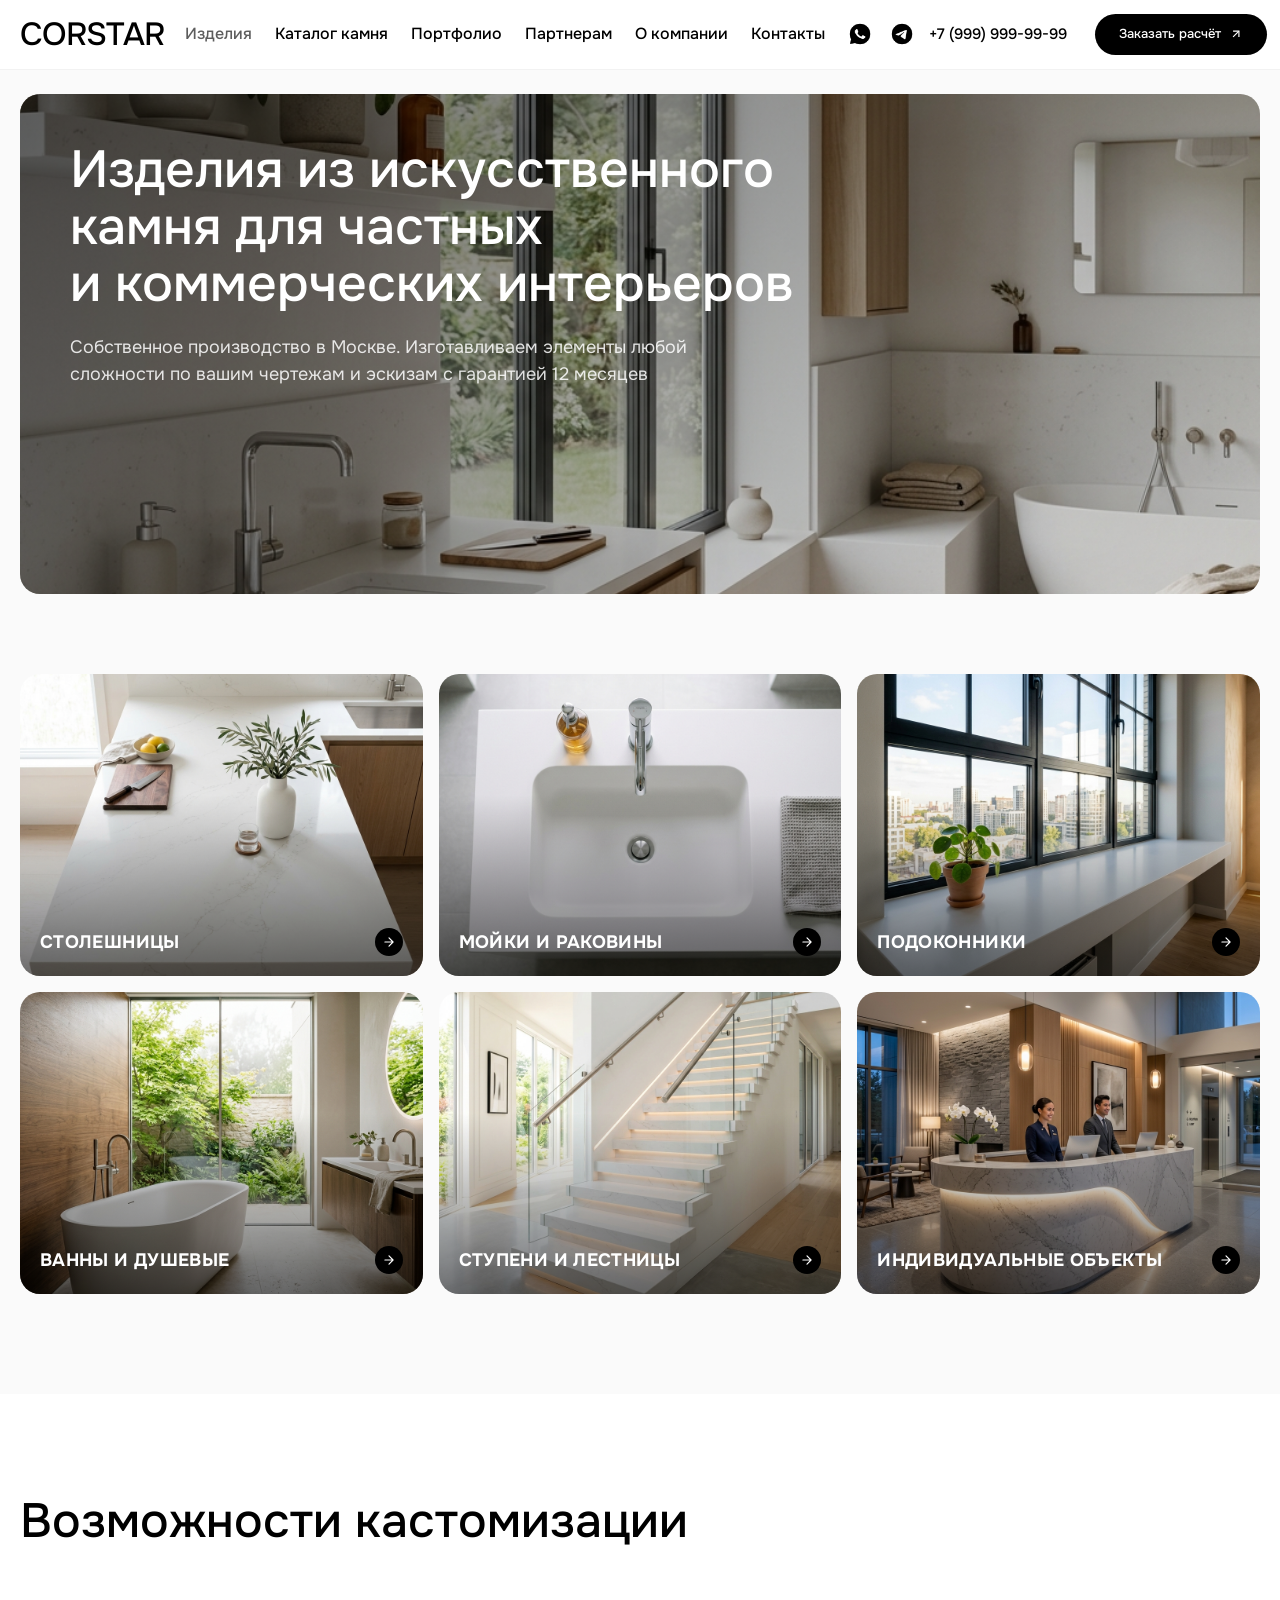
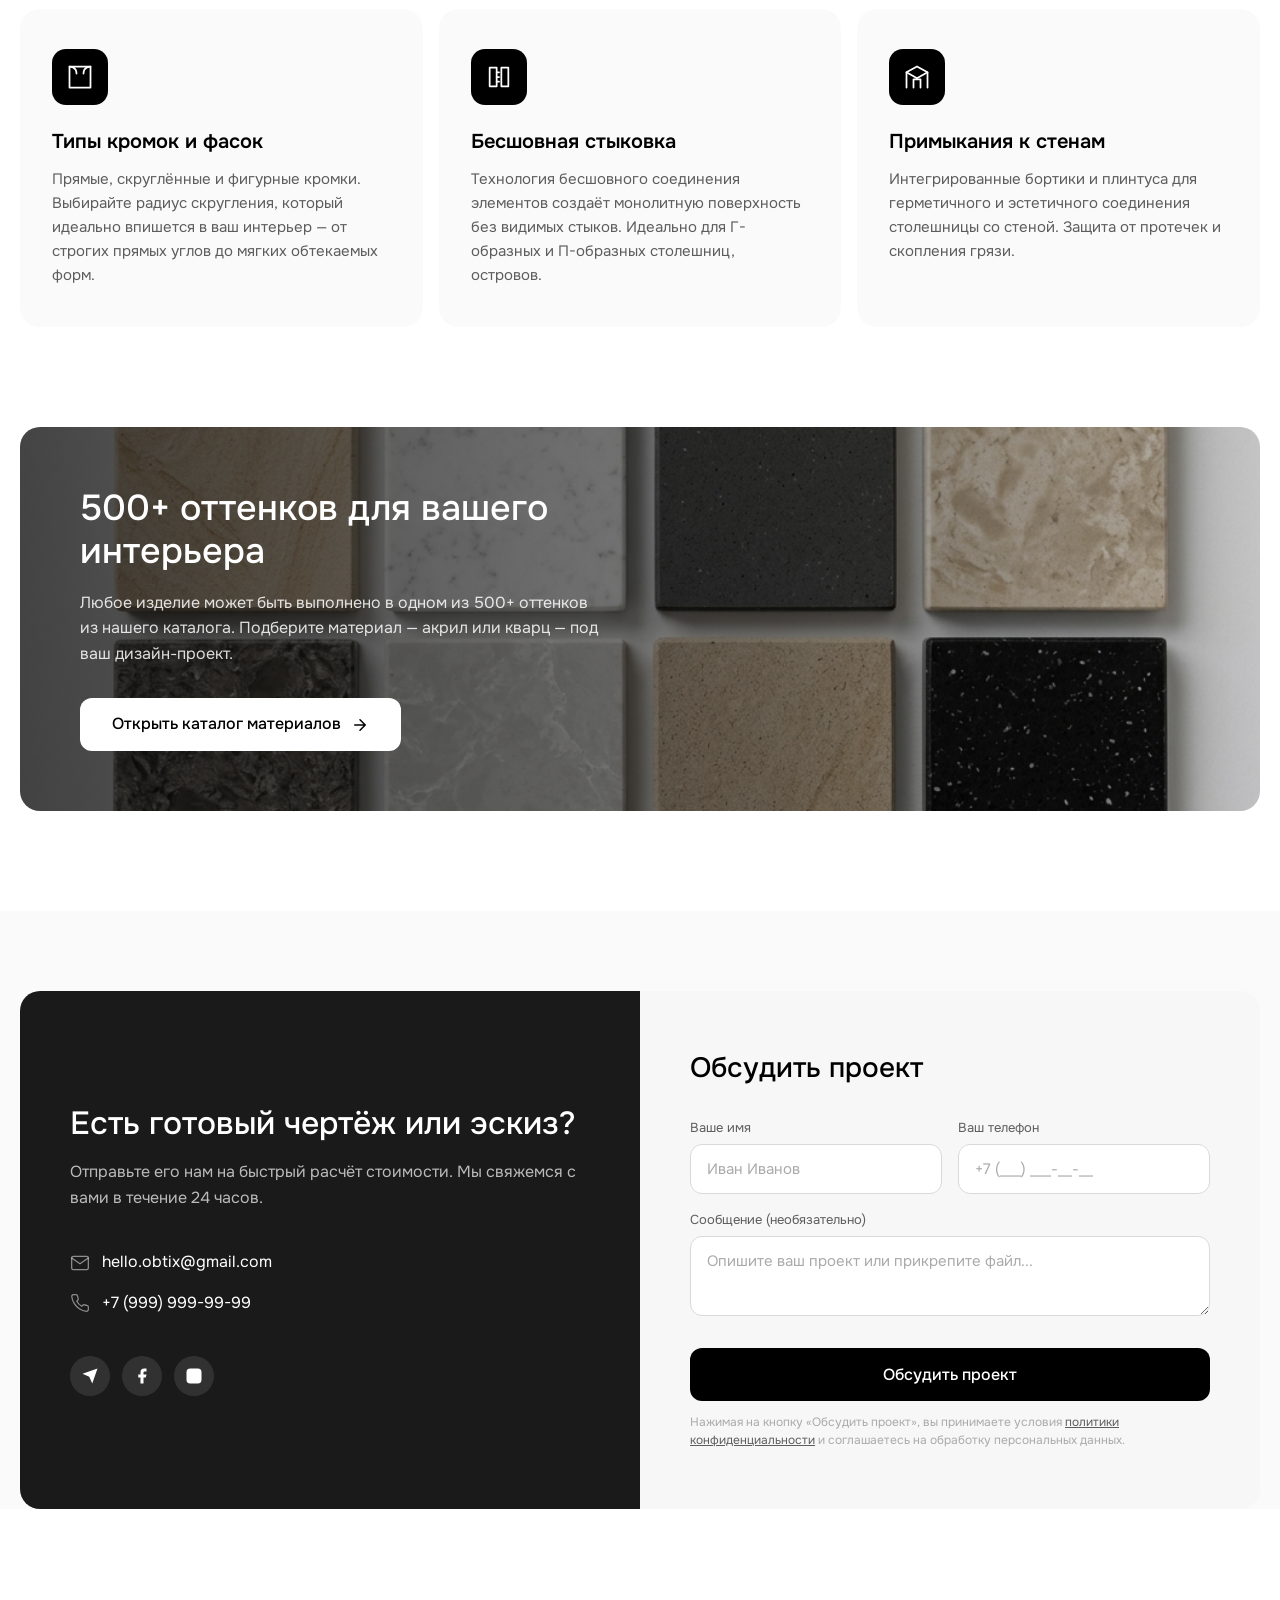
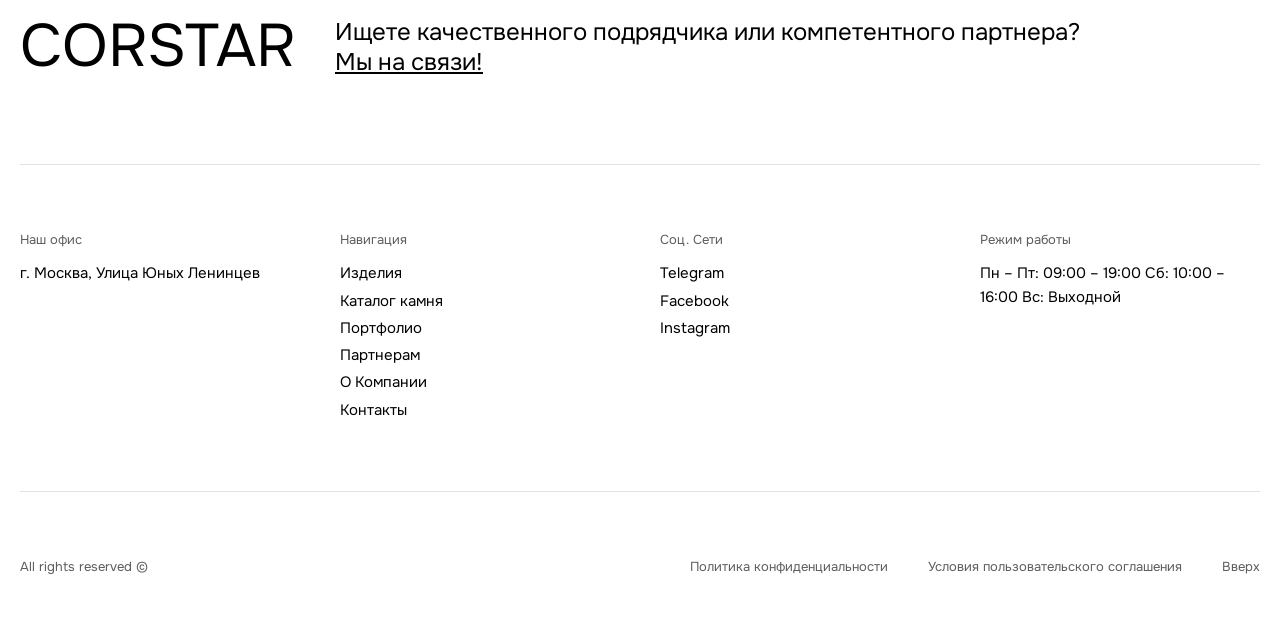
<file: izdeliya.html>
<!DOCTYPE html>
<html lang="ru">

<head>
  <meta charset="utf-8" />
  <meta http-equiv="Content-Type" content="text/html; charset=utf-8" />
  <meta name="viewport" content="width=device-width, initial-scale=1.0" />
  <title>Изделия из искусственного камня — CORSTAR</title>
  <meta name="description"
    content="Изделия из искусственного камня для частных и коммерческих интерьеров. Столешницы, мойки, подоконники, ванны, ступени и индивидуальные объекты. Собственное производство с гарантией 12 месяцев." />
  <meta property="og:url" content="https://corstar.tilda.ws/izdeliya/" />
  <meta property="og:title" content="Изделия из искусственного камня — CORSTAR" />
  <meta property="og:description"
    content="Собственное производство в Москве. Изготавливаем элементы любой сложности по вашим чертежам и эскизам с гарантией 12 месяцев." />
  <meta property="og:type" content="website" />
  <link rel="canonical" href="https://corstar.tilda.ws/izdeliya/" />
  <meta name="format-detection" content="telephone=no" />
  <link rel="shortcut icon" href="images/tildafavicon.ico" type="image/x-icon" />
  <link rel="stylesheet" href="https://fonts.googleapis.com/css2?family=Onest:wght@100..900&display=swap"
    type="text/css" />
  <style>
    /* ===== FONT FACE ===== */
    @font-face {
      font-family: 'PoppinsCyr';
      src: url('fonts/PoppinsCyr-Regular.woff2') format('woff2'),
        url('fonts/PoppinsCyr-Regular.otf') format('opentype');
      font-weight: 400;
      font-style: normal;
      font-display: swap;
    }

    @font-face {
      font-family: 'PoppinsCyr';
      src: url('fonts/PoppinsCyr-Bold.woff2') format('woff2'),
        url('fonts/PoppinsCyr-Bold.otf') format('opentype');
      font-weight: 700;
      font-style: normal;
      font-display: swap;
    }

    /* ===== RESET & BASE ===== */
    *,
    *::before,
    *::after {
      margin: 0;
      padding: 0;
      box-sizing: border-box;
    }

    html {
      scroll-behavior: smooth;
    }

    body {
      font-family: 'Onest', 'PoppinsCyr', Arial, sans-serif;
      color: #000000;
      background: #ffffff;
      line-height: 1.55;
      -webkit-font-smoothing: antialiased;
      -moz-osx-font-smoothing: grayscale;
      overflow-x: hidden;
    }

    a {
      text-decoration: none;
      color: inherit;
      transition: color 0.2s ease;
    }

    a:hover {
      color: #5d5d5d;
    }

    img {
      max-width: 100%;
      height: auto;
      display: block;
    }

    button {
      cursor: pointer;
      border: none;
      outline: none;
      font-family: inherit;
    }

    input,
    textarea {
      font-family: inherit;
    }

    /* ===== CONTAINER ===== */
    .container {
      width: 100%;
      max-width: 1440px;
      margin: 0 auto;
      padding: 0 20px;
    }

    /* ===== HEADER ===== */
    .site-header {
      position: sticky;
      top: 0;
      z-index: 100;
      background: #ffffff;
      height: 60px;
      display: flex;
      align-items: center;
    }

    .header-inner {
      display: flex;
      align-items: center;
      width: 100%;
      max-width: 1440px;
      margin: 0 auto;
      padding: 0 20px;
      gap: 144px;
    }

    .header-logo {
      font-size: 40px;
      font-weight: 500;
      line-height: 1.16;
      white-space: nowrap;
      flex-shrink: 0;
    }

    .header-logo a {
      color: #000000;
    }

    .header-nav {
      display: flex;
      gap: 23px;
      align-items: center;
      flex-shrink: 0;
    }

    .header-nav a {
      font-size: 16px;
      font-weight: 500;
      line-height: 1.16;
      white-space: nowrap;
      color: #000000;
    }

    .header-nav a.is-active {
      color: #5d5d5d;
    }

    .header-contacts {
      display: flex;
      align-items: center;
      gap: 6px;
      margin-left: auto;
      flex-shrink: 0;
    }

    .header-contacts .icon-social {
      width: 30px;
      height: 30px;
      border-radius: 0;
      background-size: cover;
      background-position: center;
      background-repeat: no-repeat;
    }

    .header-contacts .header-phone {
      font-size: 14px;
      font-weight: 400;
      line-height: 1.55;
      white-space: nowrap;
    }

    /* ===== HERO SECTION ===== */
    .hero-section {
      padding: 24px 0 0;
      background: #fafafa;
    }

    .hero-card {
      position: relative;
      width: 100%;
      max-width: 1400px;
      margin: 0 auto;
      border-radius: 20px;
      overflow: hidden;
      min-height: 500px;
      display: flex;
      flex-direction: column;
      justify-content: flex-start;
    }

    .hero-card__bg {
      position: absolute;
      inset: 0;
      z-index: 0;
    }

    .hero-card__bg img {
      width: 100%;
      height: 100%;
      object-fit: cover;
    }

    .hero-card__overlay {
      position: absolute;
      inset: 0;
      z-index: 1;
      background: linear-gradient(135deg,
          rgba(0, 0, 0, 0.62) 0%,
          rgba(0, 0, 0, 0.35) 50%,
          rgba(0, 0, 0, 0.05) 100%);
    }

    .hero-card__content {
      position: relative;
      z-index: 2;
      padding: 48px 50px 60px;
      max-width: 900px;
    }

    .hero-card__title {
      font-size: 52px;
      font-weight: 500;
      line-height: 1.1;
      color: #ffffff;
      margin-bottom: 20px;
    }

    .hero-card__subtitle {
      font-size: 18px;
      font-weight: 400;
      line-height: 1.5;
      color: rgba(255, 255, 255, 0.85);
      max-width: 640px;
    }

    /* ===== CATEGORY GRID ===== */
    .categories-section {
      padding: 80px 0 100px;
      background: #fafafa;
    }

    .categories-grid {
      display: grid;
      grid-template-columns: repeat(3, 1fr);
      gap: 16px;
      max-width: 1400px;
      margin: 0 auto;
    }

    .category-card {
      position: relative;
      border-radius: 20px;
      overflow: hidden;
      aspect-ratio: 4 / 3;
      cursor: pointer;
      display: block;
    }

    .category-card__img {
      width: 100%;
      height: 100%;
      object-fit: cover;
      transition: transform 0.55s cubic-bezier(0.25, 0.46, 0.45, 0.94);
    }

    .category-card:hover .category-card__img {
      transform: scale(1.06);
    }

    .category-card__overlay {
      position: absolute;
      inset: 0;
      background: linear-gradient(180deg, transparent 40%, rgba(0, 0, 0, 0.55) 100%);
      transition: background 0.3s ease;
    }

    .category-card:hover .category-card__overlay {
      background: linear-gradient(180deg, transparent 30%, rgba(0, 0, 0, 0.65) 100%);
    }

    .category-card__label {
      position: absolute;
      bottom: 20px;
      left: 20px;
      right: 60px;
      z-index: 2;
    }

    .category-card__name {
      font-size: 18px;
      font-weight: 700;
      line-height: 1.4;
      color: #ffffff;
      text-transform: uppercase;
      letter-spacing: 0.02em;
    }

    .category-card__arrow {
      position: absolute;
      bottom: 20px;
      right: 20px;
      z-index: 2;
      width: 28px;
      height: 28px;
      border-radius: 50%;
      background: #000000;
      display: flex;
      align-items: center;
      justify-content: center;
      transform: rotate(0deg);
      transition: transform 0.3s ease, background 0.3s ease;
    }

    .category-card:hover .category-card__arrow {
      transform: translateX(3px);
      background: #333333;
    }

    .category-card__arrow svg {
      width: 14px;
      height: 14px;
      fill: none;
      stroke: #ffffff;
      stroke-width: 2;
      stroke-linecap: round;
      stroke-linejoin: round;
    }

    /* ===== CUSTOMIZATION SECTION ===== */
    .customization-section {
      padding: 100px 0;
      background: #ffffff;
    }

    .customization-section .section-header {
      margin-bottom: 60px;
    }

    .section-title {
      font-size: 48px;
      font-weight: 500;
      line-height: 1.15;
      color: #000000;
    }

    .customization-grid {
      display: grid;
      grid-template-columns: repeat(3, 1fr);
      gap: 16px;
    }

    .custom-card {
      background: #fafafa;
      border-radius: 20px;
      padding: 40px 32px;
      transition: box-shadow 0.3s ease, transform 0.3s ease;
      cursor: default;
    }

    .custom-card:hover {
      box-shadow: 0 8px 32px rgba(0, 0, 0, 0.06);
      transform: translateY(-2px);
    }

    .custom-card__icon {
      width: 56px;
      height: 56px;
      border-radius: 14px;
      background: #000000;
      display: flex;
      align-items: center;
      justify-content: center;
      margin-bottom: 24px;
    }

    .custom-card__icon svg {
      width: 28px;
      height: 28px;
      stroke: #ffffff;
      fill: none;
      stroke-width: 1.5;
      stroke-linecap: round;
      stroke-linejoin: round;
    }

    .custom-card__title {
      font-size: 20px;
      font-weight: 600;
      line-height: 1.3;
      color: #000000;
      margin-bottom: 12px;
    }

    .custom-card__text {
      font-size: 15px;
      font-weight: 400;
      line-height: 1.6;
      color: #5d5d5d;
    }

    /* ===== MATERIALS BRIDGE ===== */
    .materials-section {
      padding: 0 0 100px;
      background: #ffffff;
    }

    .materials-banner {
      max-width: 1400px;
      margin: 0 auto;
      border-radius: 20px;
      overflow: hidden;
      position: relative;
      min-height: 380px;
      display: flex;
      align-items: center;
    }

    .materials-banner__bg {
      position: absolute;
      inset: 0;
      z-index: 0;
    }

    .materials-banner__bg img {
      width: 100%;
      height: 100%;
      object-fit: cover;
    }

    .materials-banner__overlay {
      position: absolute;
      inset: 0;
      z-index: 1;
      background: linear-gradient(90deg,
          rgba(0, 0, 0, 0.72) 0%,
          rgba(0, 0, 0, 0.45) 60%,
          rgba(0, 0, 0, 0.15) 100%);
    }

    .materials-banner__content {
      position: relative;
      z-index: 2;
      padding: 60px;
      max-width: 640px;
    }

    .materials-banner__title {
      font-size: 36px;
      font-weight: 500;
      line-height: 1.2;
      color: #ffffff;
      margin-bottom: 16px;
    }

    .materials-banner__text {
      font-size: 16px;
      font-weight: 400;
      line-height: 1.6;
      color: rgba(255, 255, 255, 0.85);
      margin-bottom: 32px;
    }

    .btn-catalog {
      display: inline-flex;
      align-items: center;
      gap: 10px;
      padding: 14px 32px;
      background: #ffffff;
      color: #000000;
      font-size: 16px;
      font-weight: 500;
      border-radius: 12px;
      transition: background 0.2s ease, transform 0.2s ease;
    }

    .btn-catalog:hover {
      background: #f0f0f0;
      color: #000000;
      transform: translateY(-1px);
    }

    .btn-catalog svg {
      width: 18px;
      height: 18px;
      stroke: currentColor;
      fill: none;
      stroke-width: 2;
      stroke-linecap: round;
      stroke-linejoin: round;
      transition: transform 0.2s ease;
    }

    .btn-catalog:hover svg {
      transform: translateX(3px);
    }

    /* ===== SPLIT CTA ===== */
    .split-cta {
      background: #fafafa;
      padding: 80px 0 0;
    }

    .split-cta__inner {
      max-width: 1400px;
      margin: 0 auto;
      display: grid;
      grid-template-columns: 1fr 1fr;
      border-radius: 20px;
      overflow: hidden;
      min-height: 480px;
    }

    .split-cta__left {
      background: #1a1a1a;
      padding: 60px 50px;
      display: flex;
      flex-direction: column;
      justify-content: center;
    }

    .split-cta__left-title {
      font-size: 32px;
      font-weight: 500;
      line-height: 1.2;
      color: #ffffff;
      margin-bottom: 16px;
    }

    .split-cta__left-text {
      font-size: 16px;
      font-weight: 400;
      line-height: 1.6;
      color: rgba(255, 255, 255, 0.7);
      margin-bottom: 40px;
    }

    .split-cta__contact-item {
      display: flex;
      align-items: center;
      gap: 12px;
      margin-bottom: 16px;
    }

    .split-cta__contact-item svg {
      width: 20px;
      height: 20px;
      stroke: rgba(255, 255, 255, 0.5);
      fill: none;
      stroke-width: 1.5;
      stroke-linecap: round;
      stroke-linejoin: round;
      flex-shrink: 0;
    }

    .split-cta__contact-item a,
    .split-cta__contact-item span {
      font-size: 16px;
      color: #ffffff;
      font-weight: 400;
    }

    .split-cta__contact-item a:hover {
      color: rgba(255, 255, 255, 0.7);
    }

    .split-cta__socials {
      display: flex;
      gap: 12px;
      margin-top: 24px;
    }

    .split-cta__socials a {
      width: 40px;
      height: 40px;
      border-radius: 50%;
      background: rgba(255, 255, 255, 0.1);
      display: flex;
      align-items: center;
      justify-content: center;
      transition: background 0.2s ease;
    }

    .split-cta__socials a:hover {
      background: rgba(255, 255, 255, 0.2);
    }

    .split-cta__socials svg {
      width: 18px;
      height: 18px;
      fill: #ffffff;
    }

    .split-cta__right {
      background: #f7f7f7;
      padding: 60px 50px;
      display: flex;
      flex-direction: column;
      justify-content: center;
    }

    .split-cta__right-title {
      font-size: 28px;
      font-weight: 500;
      line-height: 1.25;
      color: #000000;
      margin-bottom: 32px;
    }

    .form-group {
      margin-bottom: 16px;
    }

    .form-group label {
      display: block;
      font-size: 13px;
      font-weight: 400;
      color: #5d5d5d;
      margin-bottom: 6px;
    }

    .form-group input,
    .form-group textarea {
      width: 100%;
      padding: 14px 16px;
      border: 1px solid #d9d9d9;
      border-radius: 12px;
      background: #ffffff;
      font-size: 15px;
      color: #000000;
      transition: border-color 0.2s ease;
      outline: none;
    }

    .form-group input:focus,
    .form-group textarea:focus {
      border-color: #000000;
    }

    .form-group input::placeholder,
    .form-group textarea::placeholder {
      color: #aaaaaa;
    }

    .form-group textarea {
      resize: vertical;
      min-height: 80px;
    }

    .form-row {
      display: grid;
      grid-template-columns: 1fr 1fr;
      gap: 16px;
    }

    .btn-submit {
      width: 100%;
      padding: 16px 32px;
      background: #000000;
      color: #ffffff;
      font-size: 16px;
      font-weight: 500;
      border-radius: 12px;
      transition: background 0.2s ease, transform 0.2s ease;
      margin-top: 8px;
    }

    .btn-submit:hover {
      background: #333333;
      transform: translateY(-1px);
    }

    .form-privacy {
      font-size: 12px;
      color: #aaaaaa;
      line-height: 1.5;
      margin-top: 12px;
    }

    .form-privacy a {
      color: #5d5d5d;
      text-decoration: underline;
    }

    /* ===== FOOTER ===== */
    .site-footer {
      background: #ffffff;
      padding: 100px 0 50px;
    }

    .footer-top {
      display: flex;
      gap: 40px;
      align-items: center;
      margin-bottom: 80px;
    }

    .footer-logo {
      font-size: 60px;
      font-weight: 400;
      line-height: 1.25;
      flex-shrink: 0;
    }

    .footer-cta {
      font-size: 24px;
      font-weight: 400;
      line-height: 1.25;
    }

    .footer-cta a {
      text-decoration: underline;
    }

    .footer-divider {
      width: 100%;
      height: 1px;
      background: #d9d9d9;
      opacity: 0.75;
      margin-bottom: 65px;
    }

    .footer-columns {
      display: grid;
      grid-template-columns: repeat(4, 1fr);
      gap: 40px;
      margin-bottom: 65px;
    }

    .footer-col-label {
      font-size: 13px;
      font-weight: 400;
      color: #5d5d5d;
      margin-bottom: 12px;
    }

    .footer-col-content {
      font-size: 15px;
      font-weight: 400;
      line-height: 1.55;
      color: #000000;
    }

    .footer-col-content a {
      display: block;
      margin-bottom: 4px;
      transition: color 0.2s ease;
    }

    .footer-col-content a:hover {
      color: #979797;
    }

    .footer-bottom {
      display: flex;
      justify-content: space-between;
      align-items: center;
      gap: 20px;
    }

    .footer-bottom-links {
      display: flex;
      gap: 40px;
      align-items: center;
    }

    .footer-bottom a,
    .footer-bottom span {
      font-size: 13px;
      color: #5d5d5d;
      font-weight: 400;
    }

    .footer-bottom a:hover {
      color: #979797;
    }

    /* ===== RESPONSIVE ===== */
    @media screen and (max-width: 1199px) {
      .header-inner {
        gap: 60px;
      }

      .hero-card__title {
        font-size: 44px;
      }

      .categories-grid {
        gap: 12px;
      }

      .section-title {
        font-size: 40px;
      }

      .materials-banner__title {
        font-size: 30px;
      }

      .split-cta__inner {
        grid-template-columns: 1fr 1fr;
      }

      .footer-logo {
        font-size: 50px;
      }

      .footer-columns {
        gap: 20px;
      }
    }

    @media screen and (max-width: 959px) {
      .header-nav {
        display: none;
      }

      .header-inner {
        gap: 20px;
      }

      .hero-card {
        min-height: 400px;
      }

      .hero-card__title {
        font-size: 36px;
      }

      .hero-card__content {
        padding: 36px 32px 48px;
      }

      .categories-grid {
        grid-template-columns: repeat(2, 1fr);
      }

      .customization-grid {
        grid-template-columns: repeat(2, 1fr);
      }

      .materials-banner {
        min-height: 320px;
      }

      .materials-banner__content {
        padding: 40px;
      }

      .materials-banner__title {
        font-size: 26px;
      }

      .split-cta__inner {
        grid-template-columns: 1fr;
      }

      .split-cta__left {
        padding: 48px 36px;
      }

      .split-cta__right {
        padding: 48px 36px;
      }

      .footer-top {
        flex-direction: column;
        align-items: flex-start;
        gap: 20px;
      }

      .footer-logo {
        font-size: 50px;
        line-height: 1.1;
      }

      .footer-columns {
        grid-template-columns: repeat(2, 1fr);
      }
    }

    @media screen and (max-width: 639px) {
      .hero-card {
        min-height: 360px;
      }

      .hero-card__title {
        font-size: 30px;
      }

      .hero-card__subtitle {
        font-size: 16px;
      }

      .hero-card__content {
        padding: 28px 24px 40px;
      }

      .categories-grid {
        grid-template-columns: 1fr;
      }

      .categories-section {
        padding: 48px 0 60px;
      }

      .customization-section {
        padding: 60px 0;
      }

      .customization-grid {
        grid-template-columns: 1fr;
      }

      .section-title {
        font-size: 32px;
      }

      .custom-card {
        padding: 28px 24px;
      }

      .materials-banner {
        min-height: 280px;
      }

      .materials-banner__content {
        padding: 28px 24px;
      }

      .materials-banner__title {
        font-size: 22px;
      }

      .split-cta {
        padding: 48px 0 0;
      }

      .split-cta__left {
        padding: 36px 24px;
      }

      .split-cta__left-title {
        font-size: 26px;
      }

      .split-cta__right {
        padding: 36px 24px;
      }

      .split-cta__right-title {
        font-size: 22px;
      }

      .form-row {
        grid-template-columns: 1fr;
      }

      .footer-logo {
        font-size: 38px;
      }

      .footer-cta {
        font-size: 20px;
      }

      .footer-columns {
        grid-template-columns: 1fr 1fr;
      }

      .footer-bottom {
        flex-direction: column;
        align-items: flex-start;
        gap: 12px;
      }

      .footer-bottom-links {
        flex-direction: column;
        gap: 8px;
        align-items: flex-start;
      }
    }

    @media screen and (max-width: 479px) {
      .header-logo {
        font-size: 32px;
      }

      .hero-card__title {
        font-size: 26px;
      }

      .section-title {
        font-size: 28px;
      }

      .footer-columns {
        grid-template-columns: 1fr;
      }
    }

    /* ===== ANIMATION ===== */
    @media (prefers-reduced-motion: reduce) {

      *,
      *::before,
      *::after {
        animation-duration: 0.01ms !important;
        animation-iteration-count: 1 !important;
        transition-duration: 0.01ms !important;
        scroll-behavior: auto !important;
      }

      .category-card:hover .category-card__img {
        transform: none;
      }
    }

    /* ===== MOBILE NAV DRAWER & BURGER CROSS ===== */
    .header-burger {
      display: none;
      width: 28px;
      height: 20px;
      flex-direction: column;
      justify-content: space-between;
      cursor: pointer;
      background: none;
      border: none;
      padding: 0;
    }

    .header-burger span {
      display: block;
      width: 100%;
      height: 2px;
      background: #000;
      transition: transform 0.3s ease, opacity 0.3s ease;
    }

    .header-burger.is-active span:nth-child(1) {
      transform: translateY(9px) rotate(45deg);
    }

    .header-burger.is-active span:nth-child(2) {
      opacity: 0;
    }

    .header-burger.is-active span:nth-child(3) {
      transform: translateY(-9px) rotate(-45deg);
    }

    @media screen and (max-width: 959px) {
      .header-burger {
        display: flex !important;
      }

      .header-nav.is-open {
        display: flex !important;
        flex-direction: column;
        position: fixed;
        top: 60px;
        left: 0;
        right: 0;
        bottom: 0;
        background: #ffffff;
        padding: 40px 20px;
        gap: 24px;
        z-index: 99;
        align-items: flex-start;
      }

      .header-nav.is-open a {
        font-size: 24px !important;
        font-weight: 500;
      }
    }
  
    /* ===== HEADER RE-ALIGNMENT ===== */
    .site-header {
      height: 70px;
      border-bottom: 1px solid #f2f2f2;
    }

    .header-inner {
      justify-content: space-between;
      gap: 20px;
    }

    .header-logo {
      font-size: 32px;
      letter-spacing: -0.02em;
    }

    .header-contacts {
      gap: 12px;
    }

    .header-contacts .header-phone {
      font-size: 15px;
      font-weight: 500;
    }

    /* ===== HEADER RE-ALIGNMENT ===== */
    .site-header {
      height: 70px;
      border-bottom: 1px solid #f2f2f2;
    }

    .header-inner {
      justify-content: space-between;
      gap: 20px;
    }

    .header-logo {
      font-size: 32px;
      letter-spacing: -0.02em;
    }

    .header-contacts {
      gap: 12px;
    }

    .header-contacts .header-phone {
      font-size: 15px;
      font-weight: 500;
    }

    /* ===== HEADER RE-ALIGNMENT ===== */
    .site-header {
      height: 70px;
      border-bottom: 1px solid #f2f2f2;
    }

    .header-inner {
      justify-content: space-between;
      gap: 20px;
    }

    .header-logo {
      font-size: 32px;
      letter-spacing: -0.02em;
    }

    .header-contacts {
      gap: 12px;
    }

    .header-contacts .header-phone {
      font-size: 15px;
      font-weight: 500;
    }

    /* ===== HEADER RE-ALIGNMENT ===== */
    .site-header {
      height: 70px;
      border-bottom: 1px solid #f2f2f2;
    }

    .header-inner {
      justify-content: space-between;
      gap: 20px;
    }

    .header-logo {
      font-size: 32px;
      letter-spacing: -0.02em;
    }

    .header-contacts {
      gap: 12px;
    }

    .header-contacts .header-phone {
      font-size: 15px;
      font-weight: 500;
    }

    /* ===== HEADER RE-ALIGNMENT ===== */
    .site-header {
      height: 70px;
      border-bottom: 1px solid #f2f2f2;
    }

    .header-inner {
      justify-content: space-between;
      gap: 20px;
    }

    .header-logo {
      font-size: 32px;
      letter-spacing: -0.02em;
    }

    .header-contacts {
      gap: 12px;
    }

    .header-contacts .header-phone {
      font-size: 15px;
      font-weight: 500;
    }

    /* ===== NAV DROPDOWN ===== */
    .nav-item-has-dropdown {
      position: relative;
      display: inline-block;
    }

    .nav-dropdown {
      position: absolute;
      top: 100%;
      left: 50%;
      transform: translateX(-50%);
      background: #ffffff;
      border: 1px solid var(--color-border-light, #e8e8e8);
      border-radius: var(--radius-sm, 12px);
      padding: 16px;
      min-width: 220px;
      display: none;
      flex-direction: column;
      gap: 12px;
      box-shadow: 0 16px 48px rgba(0, 0, 0, 0.08);
      margin-top: 10px;
      z-index: 110;
    }

    .nav-dropdown::before {
      content: '';
      position: absolute;
      bottom: 100%;
      left: 50%;
      transform: translateX(-50%);
      border: 6px solid transparent;
      border-bottom-color: #ffffff;
    }

    .nav-dropdown::after {
      content: '';
      position: absolute;
      bottom: 100%;
      left: 0;
      right: 0;
      height: 12px;
    }

    .nav-dropdown a {
      font-size: 14px !important;
      font-weight: 400 !important;
      color: var(--color-secondary, #5d5d5d) !important;
      transition: color var(--transition-fast, 0.2s ease) !important;
      text-align: left;
    }

    .nav-dropdown a:hover {
      color: var(--color-primary, #000000) !important;
    }

    /* Show on hover for desktop */
    @media screen and (min-width: 960px) {
      .nav-item-has-dropdown:hover .nav-dropdown {
        display: flex;
      }
    }

    @media screen and (max-width: 959px) {
      .nav-dropdown {
        display: none !important;
      }
    }

    /* ===== HEADER CTA BUTTON ===== */
    .header-cta {
      display: inline-flex;
      align-items: center;
      gap: 8px;
      padding: 10px 24px;
      background: #000000;
      color: #ffffff;
      font-size: 13px;
      font-weight: 500;
      border-radius: 100px;
      transition: background 0.2s ease, transform 0.2s ease;
      cursor: pointer;
      white-space: nowrap;
      text-decoration: none;
      flex-shrink: 0;
      margin-left: 16px;
    }

    .header-cta:hover {
      background: #333333;
      transform: translateY(-1px);
      color: #ffffff;
    }

    .header-cta svg {
      width: 14px;
      height: 14px;
      stroke: currentColor;
      fill: none;
      stroke-width: 2;
    }

    /* ===== MOBILE NAV DRAWER BACKDROP ===== */
    .mobile-nav-backdrop {
      display: none;
      position: fixed;
      inset: 0;
      background: rgba(0, 0, 0, 0.4);
      z-index: 98;
      opacity: 0;
      transition: opacity 0.3s ease;
    }

    .mobile-nav-backdrop.is-visible {
      display: block;
      opacity: 1;
    }

    /* ===== POPUP CALCULATOR ===== */
    .calc-overlay {
      display: none;
      position: fixed;
      inset: 0;
      z-index: 200;
      background: rgba(0, 0, 0, 0.5);
      backdrop-filter: blur(4px);
      align-items: center;
      justify-content: center;
      padding: 20px;
    }

    .calc-overlay.is-open {
      display: flex;
    }

    .calc-popup {
      background: #ffffff;
      border-radius: 20px;
      padding: 48px;
      width: 100%;
      max-width: 560px;
      position: relative;
      box-shadow: 0 24px 64px rgba(0, 0, 0, 0.2);
      max-height: 90vh;
      overflow-y: auto;
    }

    .calc-popup__close {
      position: absolute;
      top: 20px;
      right: 20px;
      width: 32px;
      height: 32px;
      background: #f2f2f2;
      border: none;
      border-radius: 50%;
      cursor: pointer;
      display: flex;
      align-items: center;
      justify-content: center;
      transition: background 0.2s ease;
    }

    .calc-popup__close:hover {
      background: #e0e0e0;
    }

    .calc-popup__close svg {
      width: 14px;
      height: 14px;
      stroke: #000000;
      fill: none;
      stroke-width: 2;
    }

    .calc-popup__title {
      font-size: 28px;
      font-weight: 500;
      color: #000000;
      margin-bottom: 8px;
      line-height: 1.25;
    }

    .calc-popup__subtitle {
      font-size: 14px;
      color: #5d5d5d;
      margin-bottom: 32px;
      line-height: 1.5;
    }

    .calc-product-grid {
      display: grid;
      grid-template-columns: repeat(3, 1fr);
      gap: 8px;
      margin-bottom: 24px;
    }

    .calc-product-btn {
      padding: 12px 8px;
      font-size: 13px;
      font-weight: 500;
      background: #f7f7f7;
      border: 2px solid transparent;
      border-radius: 12px;
      cursor: pointer;
      transition: border-color 0.2s ease, background 0.2s ease;
      text-align: center;
      color: #000000;
      font-family: inherit;
    }

    .calc-product-btn:hover {
      background: #f0f0f0;
    }

    .calc-product-btn.is-selected {
      border-color: #000000;
      background: #ffffff;
    }

    .calc-form .form-group {
      margin-bottom: 16px;
    }

    .calc-form .form-group label {
      display: block;
      font-size: 12px;
      font-weight: 400;
      color: #aaaaaa;
      margin-bottom: 6px;
    }

    .calc-form .form-group input,
    .calc-form .form-group textarea {
      width: 100%;
      padding: 14px 16px;
      border: none;
      border-bottom: 1px solid #d9d9d9;
      background: transparent;
      font-size: 15px;
      color: #000000;
      transition: border-color 0.2s ease;
      outline: none;
      border-radius: 0;
      font-family: inherit;
    }

    .calc-form .form-group input:focus,
    .calc-form .form-group textarea:focus {
      border-color: #000000;
    }

    .calc-form .form-group textarea {
      resize: vertical;
      min-height: 80px;
    }

    .calc-form .btn-submit-calc {
      width: 100%;
      padding: 16px 32px;
      background: #000000;
      color: #ffffff;
      font-size: 16px;
      font-weight: 500;
      border-radius: 12px;
      transition: background 0.2s ease, transform 0.2s ease;
      margin-top: 8px;
      border: none;
      cursor: pointer;
      font-family: inherit;
    }

    .calc-form .btn-submit-calc:hover {
      background: #333333;
      transform: translateY(-1px);
    }

    /* ===== MOBILE ONLY CONTACTS DEFAULT (HIDDEN) ===== */
    .mobile-only-contacts {
      display: none;
    }

    /* ===== DESKTOP RESPONSIVE HEADER OVERRIDES ===== */
    @media screen and (max-width: 1199px) {
      .header-inner {
        gap: 16px;
      }

      .header-logo {
        font-size: 28px;
      }

      .header-nav {
        gap: 16px;
      }

      .header-nav a {
        font-size: 14px;
      }

      .header-cta {
        padding: 8px 18px;
        font-size: 12px;
        margin-left: 8px;
      }
    }

    @media screen and (max-width: 1100px) {
      .header-contacts .icon-social {
        display: none !important;
      }
    }

    @media screen and (max-width: 1024px) {
      .header-inner {
        padding: 0 12px;
        gap: 12px;
      }

      .header-logo {
        font-size: 24px;
      }

      .header-nav {
        gap: 12px;
      }

      .header-nav a {
        font-size: 13px;
      }

      .header-cta {
        padding: 8px 14px;
        font-size: 11px;
        margin-left: 4px;
      }

      .header-contacts {
        gap: 8px;
      }
    }

    /* ===== MOBILE RESPONSIVE HEADER OVERRIDES ===== */
    @media screen and (max-width: 959px) {
      .header-logo {
        font-size: 26px;
      }

      .header-contacts {
        display: none !important;
      }

      .header-nav {
        display: none;
      }

      .header-inner {
        gap: 20px;
      }

      .header-burger {
        display: flex;
      }

      .header-nav.is-open {
        display: flex !important;
        flex-direction: column;
        position: fixed;
        top: 70px;
        left: 0;
        right: 0;
        bottom: 0;
        background: #ffffff;
        padding: 40px 24px;
        gap: 24px;
        z-index: 99;
        align-items: flex-start;
      }

      .header-nav.is-open a {
        font-size: 24px !important;
        font-weight: 500;
      }

      /* ===== MOBILE ONLY CONTACTS ===== */
      .mobile-only-contacts {
        display: flex;
        flex-direction: column;
        gap: 16px;
        margin-top: auto;
        padding-top: 24px;
        border-top: 1px solid #e8e8e8;
        width: 100%;
      }

      .mobile-phone {
        font-size: 20px;
        font-weight: 500;
        color: #000000;
        text-decoration: none;
      }

      .mobile-socials {
        display: flex;
        gap: 12px;
      }

      .mobile-socials .icon-social {
        width: 36px;
        height: 36px;
        background-size: cover;
        background-position: center;
        background-repeat: no-repeat;
        display: block;
      }
    }

    /* ===== SCROLLED FLOATING HEADER (DESKTOP) ===== */
    @media screen and (min-width: 960px) {
      .site-header {
        transition: background-color 0.4s ease, height 0.4s ease, border-bottom 0.4s ease;
      }
      
      .header-inner {
        transition: max-width 0.5s cubic-bezier(0.16, 1, 0.3, 1), 
                    background-color 0.5s cubic-bezier(0.16, 1, 0.3, 1), 
                    border-radius 0.5s cubic-bezier(0.16, 1, 0.3, 1), 
                    border 0.5s cubic-bezier(0.16, 1, 0.3, 1), 
                    box-shadow 0.5s cubic-bezier(0.16, 1, 0.3, 1), 
                    height 0.5s cubic-bezier(0.16, 1, 0.3, 1), 
                    padding 0.5s cubic-bezier(0.16, 1, 0.3, 1),
                    margin-top 0.5s cubic-bezier(0.16, 1, 0.3, 1);
      }

      .header-nav {
        transition: opacity 0.3s ease, max-width 0.4s cubic-bezier(0.16, 1, 0.3, 1), visibility 0.3s;
        display: flex;
        overflow: hidden;
      }

      .header-burger {
        transition: opacity 0.3s ease;
      }

      /* When scrolled */
      .site-header--scrolled {
        background: transparent !important;
        border-bottom: none !important;
        height: 85px !important;
      }

      .site-header--scrolled .header-inner {
        background: rgba(255, 255, 255, 0.85) !important;
        backdrop-filter: blur(20px) saturate(180%);
        -webkit-backdrop-filter: blur(20px) saturate(180%);
        border: 1px solid rgba(0, 0, 0, 0.08) !important;
        border-radius: 40px !important;
        box-shadow: 0 12px 30px rgba(0, 0, 0, 0.08) !important;
        height: 60px !important;
        max-width: 560px !important; /* fit logo, burger, contacts */
        padding: 0 24px !important;
        margin-top: 12px !important;
      }

      .site-header--scrolled .header-nav {
        opacity: 0 !important;
        max-width: 0 !important;
        visibility: hidden !important;
        pointer-events: none !important;
      }

      .site-header--scrolled .header-burger {
        display: flex !important;
        opacity: 1 !important;
        flex-shrink: 0 !important;
      }

      .site-header--scrolled .header-contacts .icon-social {
        display: none !important;
      }

      /* When scrolled and expanded (burger clicked) */
      .site-header--scrolled.site-header--expanded .header-inner {
        max-width: 1200px !important; /* expand width to fit menu links inline */
        border-radius: 40px !important;
      }

      @media screen and (max-width: 1240px) {
        .site-header--scrolled.site-header--expanded .header-inner {
          max-width: calc(100% - 40px) !important;
        }
      }

      .site-header--scrolled.site-header--expanded .header-nav {
        opacity: 1 !important;
        max-width: 700px !important; /* open width to show links */
        visibility: visible !important;
        pointer-events: auto !important;
        margin-left: 20px;
        margin-right: 20px;
        overflow: visible !important; /* allow dropdowns to display */
      }
    }

</style>
</head>

<body>

  <!-- ===== HEADER ===== -->
  <header class="site-header" id="site-header">
    <div class="header-inner">
      <div class="header-logo">
        <a href="/">CORSTAR</a>
      </div>
                                          <nav class="header-nav" id="main-nav" aria-label="Основная навигация">
        <div class="nav-item-has-dropdown">
          <a href="/izdeliya/" class="is-active">Изделия</a>
          <div class="nav-dropdown">
            <a href="/izdeliya/#stoleshnitsi">Столешницы</a>
            <a href="/izdeliya/#podokonniki">Подоконники</a>
            <a href="/izdeliya/#mojki">Мойки и раковины</a>
            <a href="/izdeliya/#vanni">Ванны</a>
            <a href="/izdeliya/#stupeni">Ступени</a>
          </div>
        </div>
        <a href="/catalog-kamnya/">Каталог камня</a>
        <a href="/portfolio/">Портфолио</a>
        <a href="/partneram/">Партнерам</a>
        <div class="nav-item-has-dropdown">
          <a href="/o-kompanii/">О компании</a>
          <div class="nav-dropdown">
            <a href="/o-kompanii/#about">О нас</a>
            <a href="/o-kompanii/#production">Производство</a>
            <a href="/o-kompanii/#partners">Партнёры</a>
          </div>
        </div>
        <a href="/kontakty/">Контакты</a>

        <!-- Mobile-only contacts inside drawer -->
        <div class="mobile-only-contacts">
          <a href="tel:+79999999999" class="mobile-phone">+7 (999) 999-99-99</a>
          <div class="mobile-socials">
            <a href="https://t.me/" class="icon-social"
              style="background-image:url('images/tild3336-3233-4061-b363-653764393262__image.png')"
              aria-label="Telegram"></a>
            <a href="https://wa.me/" class="icon-social"
              style="background-image:url('images/tild6330-3839-4263-b533-323737306437__image.png')"
              aria-label="WhatsApp"></a>
          </div>
        </div>
      </nav>
                                          <div class="header-contacts">
        <a href="https://t.me/" class="icon-social"
          style="background-image:url('images/tild3336-3233-4061-b363-653764393262__image.png')"
          aria-label="Telegram"></a>
        <a href="https://wa.me/" class="icon-social"
          style="background-image:url('images/tild6330-3839-4263-b533-323737306437__image.png')"
          aria-label="WhatsApp"></a>
        <a href="tel:+79999999999" class="header-phone">+7 (999) 999-99-99</a>
        <a href="#" class="header-cta" id="btn-open-calc">
          Заказать расчёт
          <svg viewBox="0 0 24 24"><path d="M7 17L17 7"/><path d="M7 7h10v10"/></svg>
        </a>
      </div>
      <button class="header-burger" aria-label="Открыть меню" id="burger-toggle">
        <span></span>
        <span></span>
        <span></span>
      </button>
    </div>
  </header>

  <!-- Mobile nav backdrop -->
  <div class="mobile-nav-backdrop" id="mobile-backdrop"></div>

  <main>

    <!-- ===== HERO ===== -->
    <section class="hero-section" id="hero-izdeliya">
      <div class="container">
        <div class="hero-card">
          <div class="hero-card__bg">
            <img src="images/hero_izdeliya.png" alt="Интерьер с изделиями из искусственного камня" loading="eager" />
          </div>
          <div class="hero-card__overlay"></div>
          <div class="hero-card__content">
            <h1 class="hero-card__title">Изделия из искусственного камня для частных и&nbsp;коммерческих интерьеров</h1>
            <p class="hero-card__subtitle">Собственное производство в Москве. Изготавливаем элементы любой сложности по
              вашим чертежам и эскизам с гарантией 12 месяцев</p>
          </div>
        </div>
      </div>
    </section>

    <!-- ===== CATEGORY GRID ===== -->
    <section class="categories-section" id="categories-grid">
      <div class="container">
        <div class="categories-grid">

          <a href="/izdeliya/stoleshnitsy/" class="category-card" id="card-stoleshnitsy">
            <img class="category-card__img" src="images/cat_stoleshnitsy.png" alt="Столешницы для кухни и ванной"
              loading="lazy" />
            <div class="category-card__overlay"></div>
            <div class="category-card__label">
              <span class="category-card__name">Столешницы</span>
            </div>
            <div class="category-card__arrow">
              <svg viewBox="0 0 24 24">
                <path d="M5 12h14M12 5l7 7-7 7" />
              </svg>
            </div>
          </a>

          <a href="/izdeliya/mojki/" class="category-card" id="card-mojki">
            <img class="category-card__img" src="images/cat_mojki.png" alt="Интегрированные мойки и раковины"
              loading="lazy" />
            <div class="category-card__overlay"></div>
            <div class="category-card__label">
              <span class="category-card__name">Мойки и раковины</span>
            </div>
            <div class="category-card__arrow">
              <svg viewBox="0 0 24 24">
                <path d="M5 12h14M12 5l7 7-7 7" />
              </svg>
            </div>
          </a>

          <a href="/izdeliya/podokonniki/" class="category-card" id="card-podokonniki">
            <img class="category-card__img" src="images/cat_podokonniki.png" alt="Подоконники и отливы"
              loading="lazy" />
            <div class="category-card__overlay"></div>
            <div class="category-card__label">
              <span class="category-card__name">Подоконники</span>
            </div>
            <div class="category-card__arrow">
              <svg viewBox="0 0 24 24">
                <path d="M5 12h14M12 5l7 7-7 7" />
              </svg>
            </div>
          </a>

          <a href="/izdeliya/vanny/" class="category-card" id="card-vanny">
            <img class="category-card__img" src="images/cat_vanny.png" alt="Ванны, душевые поддоны и облицовка"
              loading="lazy" />
            <div class="category-card__overlay"></div>
            <div class="category-card__label">
              <span class="category-card__name">Ванны и душевые</span>
            </div>
            <div class="category-card__arrow">
              <svg viewBox="0 0 24 24">
                <path d="M5 12h14M12 5l7 7-7 7" />
              </svg>
            </div>
          </a>

          <a href="/izdeliya/stupeni/" class="category-card" id="card-stupeni">
            <img class="category-card__img" src="images/cat_stupeni.png" alt="Ступени и лестничные марши"
              loading="lazy" />
            <div class="category-card__overlay"></div>
            <div class="category-card__label">
              <span class="category-card__name">Ступени и лестницы</span>
            </div>
            <div class="category-card__arrow">
              <svg viewBox="0 0 24 24">
                <path d="M5 12h14M12 5l7 7-7 7" />
              </svg>
            </div>
          </a>

          <a href="/izdeliya/individualno/" class="category-card" id="card-individualno">
            <img class="category-card__img" src="images/cat_individualno.png" alt="Индивидуальные и сложные объекты"
              loading="lazy" />
            <div class="category-card__overlay"></div>
            <div class="category-card__label">
              <span class="category-card__name">Индивидуальные объекты</span>
            </div>
            <div class="category-card__arrow">
              <svg viewBox="0 0 24 24">
                <path d="M5 12h14M12 5l7 7-7 7" />
              </svg>
            </div>
          </a>

        </div>
      </div>
    </section>

    <!-- ===== CUSTOMIZATION ===== -->
    <section class="customization-section" id="customization">
      <div class="container">
        <div class="section-header">
          <h2 class="section-title">Возможности кастомизации</h2>
        </div>
        <div class="customization-grid">

          <div class="custom-card" id="custom-edges">
            <div class="custom-card__icon">
              <svg viewBox="0 0 24 24">
                <path d="M3 3h18v18H3z" stroke-width="0" fill="none" />
                <path d="M21 3H3v18h18V3z" stroke-width="1.5" />
                <path d="M3 3c0 0 6 0 6 6" stroke-width="1.5" />
                <path d="M21 3c0 0-6 0-6 6" stroke-width="1.5" />
              </svg>
            </div>
            <h3 class="custom-card__title">Типы кромок и фасок</h3>
            <p class="custom-card__text">Прямые, скруглённые и фигурные кромки. Выбирайте радиус скругления, который
              идеально впишется в ваш интерьер — от строгих прямых углов до мягких обтекаемых форм.</p>
          </div>

          <div class="custom-card" id="custom-joints">
            <div class="custom-card__icon">
              <svg viewBox="0 0 24 24">
                <path d="M4 4h6v16H4z" />
                <path d="M14 4h6v16h-6z" />
                <path d="M10 8h4M10 12h4M10 16h4" stroke-dasharray="2 2" />
              </svg>
            </div>
            <h3 class="custom-card__title">Бесшовная стыковка</h3>
            <p class="custom-card__text">Технология бесшовного соединения элементов создаёт монолитную поверхность без
              видимых стыков. Идеально для Г-образных и П-образных столешниц, островов.</p>
          </div>

          <div class="custom-card" id="custom-walls">
            <div class="custom-card__icon">
              <svg viewBox="0 0 24 24">
                <path d="M3 21V8l9-5 9 5v13" />
                <path d="M9 21V14h6v7" />
                <path d="M3 8l9 5 9-5" />
              </svg>
            </div>
            <h3 class="custom-card__title">Примыкания к стенам</h3>
            <p class="custom-card__text">Интегрированные бортики и плинтуса для герметичного и эстетичного соединения
              столешницы со стеной. Защита от протечек и скопления грязи.</p>
          </div>

        </div>
      </div>
    </section>

    <!-- ===== MATERIALS BRIDGE ===== -->
    <section class="materials-section" id="materials-bridge">
      <div class="container">
        <div class="materials-banner">
          <div class="materials-banner__bg">
            <img src="images/materials_banner.png" alt="Образцы камня — акрил и кварц" loading="lazy" />
          </div>
          <div class="materials-banner__overlay"></div>
          <div class="materials-banner__content">
            <h2 class="materials-banner__title">500+ оттенков для вашего интерьера</h2>
            <p class="materials-banner__text">Любое изделие может быть выполнено в одном из 500+ оттенков из нашего
              каталога. Подберите материал — акрил или кварц — под ваш дизайн-проект.</p>
            <a href="/catalog-kamnya/" class="btn-catalog" id="btn-open-catalog">
              <span>Открыть каталог материалов</span>
              <svg viewBox="0 0 24 24">
                <path d="M5 12h14M12 5l7 7-7 7" />
              </svg>
            </a>
          </div>
        </div>
      </div>
    </section>

    <!-- ===== SPLIT CTA ===== -->
    <section class="split-cta" id="split-cta">
      <div class="container">
        <div class="split-cta__inner">

          <div class="split-cta__left">
            <h2 class="split-cta__left-title">Есть готовый чертёж или&nbsp;эскиз?</h2>
            <p class="split-cta__left-text">Отправьте его нам на быстрый расчёт стоимости. Мы свяжемся с вами в течение
              24 часов.</p>

            <div class="split-cta__contact-item">
              <svg viewBox="0 0 24 24">
                <path d="M4 4h16c1.1 0 2 .9 2 2v12c0 1.1-.9 2-2 2H4c-1.1 0-2-.9-2-2V6c0-1.1.9-2 2-2z" />
                <path d="M22 6l-10 7L2 6" />
              </svg>
              <a href="mailto:hello.obtix@gmail.com">hello.obtix@gmail.com</a>
            </div>
            <div class="split-cta__contact-item">
              <svg viewBox="0 0 24 24">
                <path
                  d="M22 16.92v3a2 2 0 01-2.18 2 19.79 19.79 0 01-8.63-3.07 19.5 19.5 0 01-6-6 19.79 19.79 0 01-3.07-8.67A2 2 0 014.11 2h3a2 2 0 012 1.72 12.84 12.84 0 00.7 2.81 2 2 0 01-.45 2.11L8.09 9.91a16 16 0 006 6l1.27-1.27a2 2 0 012.11-.45 12.84 12.84 0 002.81.7A2 2 0 0122 16.92z" />
              </svg>
              <a href="tel:+79999999999">+7 (999) 999-99-99</a>
            </div>

            <div class="split-cta__socials">
              <a href="https://t.me/" aria-label="Telegram">
                <svg viewBox="0 0 24 24">
                  <path d="M22 2L11 13M22 2l-7 20-4-9-9-4 20-7z" />
                </svg>
              </a>
              <a href="https://vk.com/" aria-label="VK">
                <svg viewBox="0 0 24 24">
                  <path d="M18 2h-3a5 5 0 00-5 5v3H7v4h3v8h4v-8h3l1-4h-4V7a1 1 0 011-1h3z" />
                </svg>
              </a>
              <a href="https://instagram.com/" aria-label="Instagram">
                <svg viewBox="0 0 24 24">
                  <rect x="2" y="2" width="20" height="20" rx="5" ry="5" />
                  <path d="M16 11.37A4 4 0 1112.63 8 4 4 0 0116 11.37z" />
                  <line x1="17.5" y1="6.5" x2="17.51" y2="6.5" />
                </svg>
              </a>
            </div>
          </div>

          <div class="split-cta__right">
            <h2 class="split-cta__right-title">Обсудить проект</h2>
            <form id="form-discuss-project" action="#" method="POST">
              <div class="form-row">
                <div class="form-group">
                  <label for="input-name">Ваше имя</label>
                  <input type="text" id="input-name" name="name" placeholder="Иван Иванов" required />
                </div>
                <div class="form-group">
                  <label for="input-phone">Ваш телефон</label>
                  <input type="tel" id="input-phone" name="phone" placeholder="+7 (___) ___-__-__" required />
                </div>
              </div>
              <div class="form-group">
                <label for="input-message">Сообщение (необязательно)</label>
                <textarea id="input-message" name="message"
                  placeholder="Опишите ваш проект или прикрепите файл..."></textarea>
              </div>
              <button type="submit" class="btn-submit" id="btn-submit-project">Обсудить проект</button>
              <p class="form-privacy">Нажимая на кнопку «Обсудить проект», вы принимаете условия <a
                  href="/privacy/">политики конфиденциальности</a> и соглашаетесь на обработку персональных данных.</p>
            </form>
          </div>

        </div>
      </div>
    </section>

  </main>

  <!-- ===== FOOTER ===== -->
  <footer class="site-footer" id="site-footer">
    <div class="container">

      <div class="footer-top">
        <div class="footer-logo">CORSTAR</div>
        <div class="footer-cta">Ищете качественного подрядчика или компетентного партнера?<br><a href="/partneram/">Мы
            на связи!</a></div>
      </div>

      <div class="footer-divider"></div>

      <div class="footer-columns">
        <div>
          <div class="footer-col-label">Наш офис</div>
          <div class="footer-col-content">г. Москва, Улица Юных Ленинцев</div>
        </div>
        <div>
          <div class="footer-col-label">Навигация</div>
          <div class="footer-col-content">
            <a href="/izdeliya/">Изделия</a>
            <a href="/catalog-kamnya/">Каталог камня</a>
            <a href="/portfolio/">Портфолио</a>
            <a href="/partneram/">Партнерам</a>
            <a href="/o-kompanii/">О Компании</a>
            <a href="/kontakty/">Контакты</a>
          </div>
        </div>
        <div>
          <div class="footer-col-label">Соц. Сети</div>
          <div class="footer-col-content">
            <a href="https://t.me/">Telegram</a>
            <a href="https://facebook.com/">Facebook</a>
            <a href="https://instagram.com/">Instagram</a>
          </div>
        </div>
                <div>
          <div class="footer-col-label">Режим работы</div>
          <div class="footer-col-content">
            <span>Пн – Пт: 09:00 – 19:00</span>
            <span>Сб: 10:00 – 16:00</span>
            <span>Вс: Выходной</span>
          </div>
        </div>
      </div>

      <div class="footer-divider"></div>

      <div class="footer-bottom">
        <span>All rights reserved ©</span>
        <div class="footer-bottom-links">
          <a href="/privacy/">Политика конфиденциальности</a>
          <a href="/terms/">Условия пользовательского соглашения</a>
          <a href="#site-header">Вверх</a>
        </div>
      </div>

    </div>
  </footer>


  
  <!-- ============================================================
       POPUP CALCULATOR OVERLAY
       ============================================================ -->
  <div class="calc-overlay" id="calc-popup-overlay">
    <div class="calc-popup" id="calculator-popup">
      <button class="calc-popup__close" id="btn-close-calc" aria-label="Закрыть">
        <svg viewBox="0 0 24 24"><line x1="18" y1="6" x2="6" y2="18"/><line x1="6" y1="6" x2="18" y2="18"/></svg>
      </button>
      <div class="calc-popup__title">Расчёт стоимости</div>
      <div class="calc-popup__subtitle">Выберите параметры, чтобы получить точный расчёт стоимости изделия в течение 15 минут.</div>
      
      <form class="calc-form" id="calculator-form">
        <div class="form-group">
          <label>Тип камня</label>
          <div class="calc-product-grid" id="calc-stone-grid">
            <button type="button" class="calc-product-btn is-selected" data-value="acrylic">Акриловый</button>
            <button type="button" class="calc-product-btn" data-value="quartz">Кварцевый</button>
          </div>
          <input type="hidden" name="stone_type" id="calc-stone-val" value="acrylic" />
        </div>
        
        <div class="form-group">
          <label>Тип изделия</label>
          <div class="calc-product-grid" id="calc-type-grid">
            <button type="button" class="calc-product-btn is-selected" data-value="stoleshnitsa">Столешница</button>
            <button type="button" class="calc-product-btn" data-value="mojka">Мойка</button>
            <button type="button" class="calc-product-btn" data-value="podokonnik">Подоконник</button>
            <button type="button" class="calc-product-btn" data-value="vanna">Ванна</button>
            <button type="button" class="calc-product-btn" data-value="stupeni">Ступени</button>
            <button type="button" class="calc-product-btn" data-value="other">Другое</button>
          </div>
          <input type="hidden" name="product_type" id="calc-type-val" value="stoleshnitsa" />
        </div>

        <div class="form-group">
          <label for="calc-dim-length">Приблизительные размеры / длина</label>
          <input type="text" id="calc-dim-length" name="length" placeholder="Например, 3 метра или 3000 мм" required />
        </div>

        <div class="form-group">
          <label for="calc-name">Ваше имя</label>
          <input type="text" id="calc-name" name="name" placeholder="Иван" required />
        </div>

        <div class="form-group">
          <label for="calc-phone">Ваш телефон</label>
          <input type="tel" id="calc-phone" name="phone" placeholder="+7 (___) ___-__-__" required />
        </div>

        <button type="submit" class="btn-submit-calc">Получить расчёт стоимости</button>
      </form>
    </div>
  </div>


  
  
  <!-- ============================================================
       JS Scripts
       ============================================================ -->
  <script>
    (function () {
      /* ---- Partner Tabs ---- */
      const tabs = document.querySelectorAll('.partners__tab');
      const panels = document.querySelectorAll('.partners__panel');

      tabs.forEach(function (tab) {
        tab.addEventListener('click', function () {
          tabs.forEach(function (t) {
            t.classList.remove('partners__tab--active');
            t.setAttribute('aria-selected', 'false');
          });
          panels.forEach(function (p) {
            p.classList.remove('partners__panel--active');
          });

          tab.classList.add('partners__tab--active');
          tab.setAttribute('aria-selected', 'true');

          var panelId = tab.getAttribute('data-panel');
          var target = document.getElementById('panel-' + panelId);
          if (target) {
            target.classList.add('partners__panel--active');
          }
        });
      });

      /* ---- FAQ Accordion ---- */
      const faqItems = document.querySelectorAll('.faq-item');
      faqItems.forEach(function (item) {
        const questionBtn = item.querySelector('.faq-item__question');
        if (questionBtn) {
          questionBtn.addEventListener('click', function () {
            const isOpen = item.classList.contains('is-open');
            // Close other items
            faqItems.forEach(function (i) {
              i.classList.remove('is-open');
              const btn = i.querySelector('.faq-item__question');
              if (btn) btn.setAttribute('aria-expanded', 'false');
            });

            if (!isOpen) {
              item.classList.add('is-open');
              questionBtn.setAttribute('aria-expanded', 'true');
            }
          });
        }
      });

      /* ---- Calculator Popup Toggle ---- */
      const calcOverlay = document.getElementById('calc-popup-overlay');
      const openCalcBtns = [
        document.getElementById('btn-open-calc'),
        document.getElementById('hero-cta-catalog')
      ];
      const closeCalcBtn = document.getElementById('btn-close-calc');

      openCalcBtns.forEach(function (btn) {
        if (btn) {
          btn.addEventListener('click', function (e) {
            e.preventDefault();
            calcOverlay.classList.add('is-open');
            document.body.style.overflow = 'hidden';
          });
        }
      });

      if (closeCalcBtn) {
        closeCalcBtn.addEventListener('click', function () {
          calcOverlay.classList.remove('is-open');
          document.body.style.overflow = '';
        });
      }

      if (calcOverlay) {
        calcOverlay.addEventListener('click', function (e) {
          if (e.target === calcOverlay) {
            calcOverlay.classList.remove('is-open');
            document.body.style.overflow = '';
          }
        });
      }

      document.addEventListener('keydown', function (e) {
        if (e.key === 'Escape' && calcOverlay && calcOverlay.classList.contains('is-open')) {
          calcOverlay.classList.remove('is-open');
          document.body.style.overflow = '';
        }
      });

      /* ---- Calculator Form Grid Selections ---- */
      function setupGridSelection(gridId, valId) {
        const grid = document.getElementById(gridId);
        const input = document.getElementById(valId);
        if (grid && input) {
          const btns = grid.querySelectorAll('.calc-product-btn');
          btns.forEach(function (btn) {
            btn.addEventListener('click', function () {
              btns.forEach(b => b.classList.remove('is-selected'));
              btn.classList.add('is-selected');
              input.value = btn.getAttribute('data-value');
            });
          });
        }
      }
      setupGridSelection('calc-stone-grid', 'calc-stone-val');
      setupGridSelection('calc-type-grid', 'calc-type-val');

      /* ---- Calculator Submit & Success UI ---- */
      const calcForm = document.getElementById('calculator-form');
      if (calcForm) {
        calcForm.addEventListener('submit', function (e) {
          e.preventDefault();
          const popup = document.getElementById('calculator-popup');
          if (popup) {
            popup.innerHTML = `
              <button class="calc-popup__close" id="btn-close-calc" aria-label="Закрыть">
                <svg viewBox="0 0 24 24"><line x1="18" y1="6" x2="6" y2="18"/><line x1="6" y1="6" x2="18" y2="18"/></svg>
              </button>
              <div style="text-align: center; padding: 48px 0;">
                <div style="font-size: 56px; line-height: 1; margin-bottom: 24px; color: #000000;">✓</div>
                <div class="calc-popup__title" style="margin-bottom: 12px;">Заявка принята!</div>
                <div class="calc-popup__subtitle" style="margin-bottom: 0;">Мы уже рассчитываем стоимость. Наш специалист свяжется с вами в течение 15 минут для уточнения деталей.</div>
              </div>
            `;
            const newClose = popup.querySelector('#btn-close-calc');
            if (newClose) {
              newClose.addEventListener('click', function () {
                calcOverlay.classList.remove('is-open');
                document.body.style.overflow = '';
              });
            }
          }
        });
      }

      /* ---- Navigation & Local file:// Routing ---- */
      if (window.location.protocol === 'file:') {
        document.querySelectorAll('a').forEach(function (a) {
          var href = a.getAttribute('href');
          if (href) {
            if (href === '/') {
              a.setAttribute('href', 'index.html');
            } else if (href.startsWith('/')) {
              var parts = href.split('#');
              var path = parts[0];
              var hash = parts[1] ? '#' + parts[1] : '';
              if (path.endsWith('/')) path = path.slice(0, -1);
              path = path.slice(1) + '.html';
              a.setAttribute('href', path + hash);
            }
          }
        });
      }

      /* ---- Scroll Event for Sticky Header (Desktop) ---- */
      var burger = document.getElementById('burger-toggle');
      var nav = document.querySelector('.header-nav');
      var backdrop = document.getElementById('mobile-backdrop');
      var header = document.getElementById('site-header');

      function handleScroll() {
        if (window.innerWidth >= 960) {
          if (window.scrollY > 50) {
            header.classList.add('site-header--scrolled');
          } else {
            header.classList.remove('site-header--scrolled');
            header.classList.remove('site-header--expanded');
            if (burger) burger.classList.remove('is-active');
          }
        } else {
          header.classList.remove('site-header--scrolled');
          header.classList.remove('site-header--expanded');
        }
      }
      window.addEventListener('scroll', handleScroll);
      window.addEventListener('resize', handleScroll);
      handleScroll();

      /* ---- Mobile & Scrolled Desktop Burger Menu Toggle ---- */
      if (burger && nav && backdrop) {
        burger.addEventListener('click', function () {
          if (window.innerWidth >= 960 && header.classList.contains('site-header--scrolled')) {
            // Desktop scrolled state: toggle horizontal expansion
            header.classList.toggle('site-header--expanded');
            burger.classList.toggle('is-active');
          } else {
            // Mobile/Tablet or standard state: toggle drawer
            burger.classList.toggle('is-active');
            nav.classList.toggle('is-open');
            backdrop.classList.toggle('is-visible');
            if (nav.classList.contains('is-open')) {
              document.body.style.overflow = 'hidden';
            } else {
              document.body.style.overflow = '';
            }
          }
        });

        backdrop.addEventListener('click', function () {
          burger.classList.remove('is-active');
          nav.classList.remove('is-open');
          backdrop.classList.remove('is-visible');
          document.body.style.overflow = '';
          header.classList.remove('site-header--expanded');
        });

        nav.querySelectorAll('a').forEach(function (link) {
          link.addEventListener('click', function () {
            burger.classList.remove('is-active');
            nav.classList.remove('is-open');
            backdrop.classList.remove('is-visible');
            document.body.style.overflow = '';
            header.classList.remove('site-header--expanded');
          });
        });
      }
    })();
  </script>



</body>

</html>
</file>
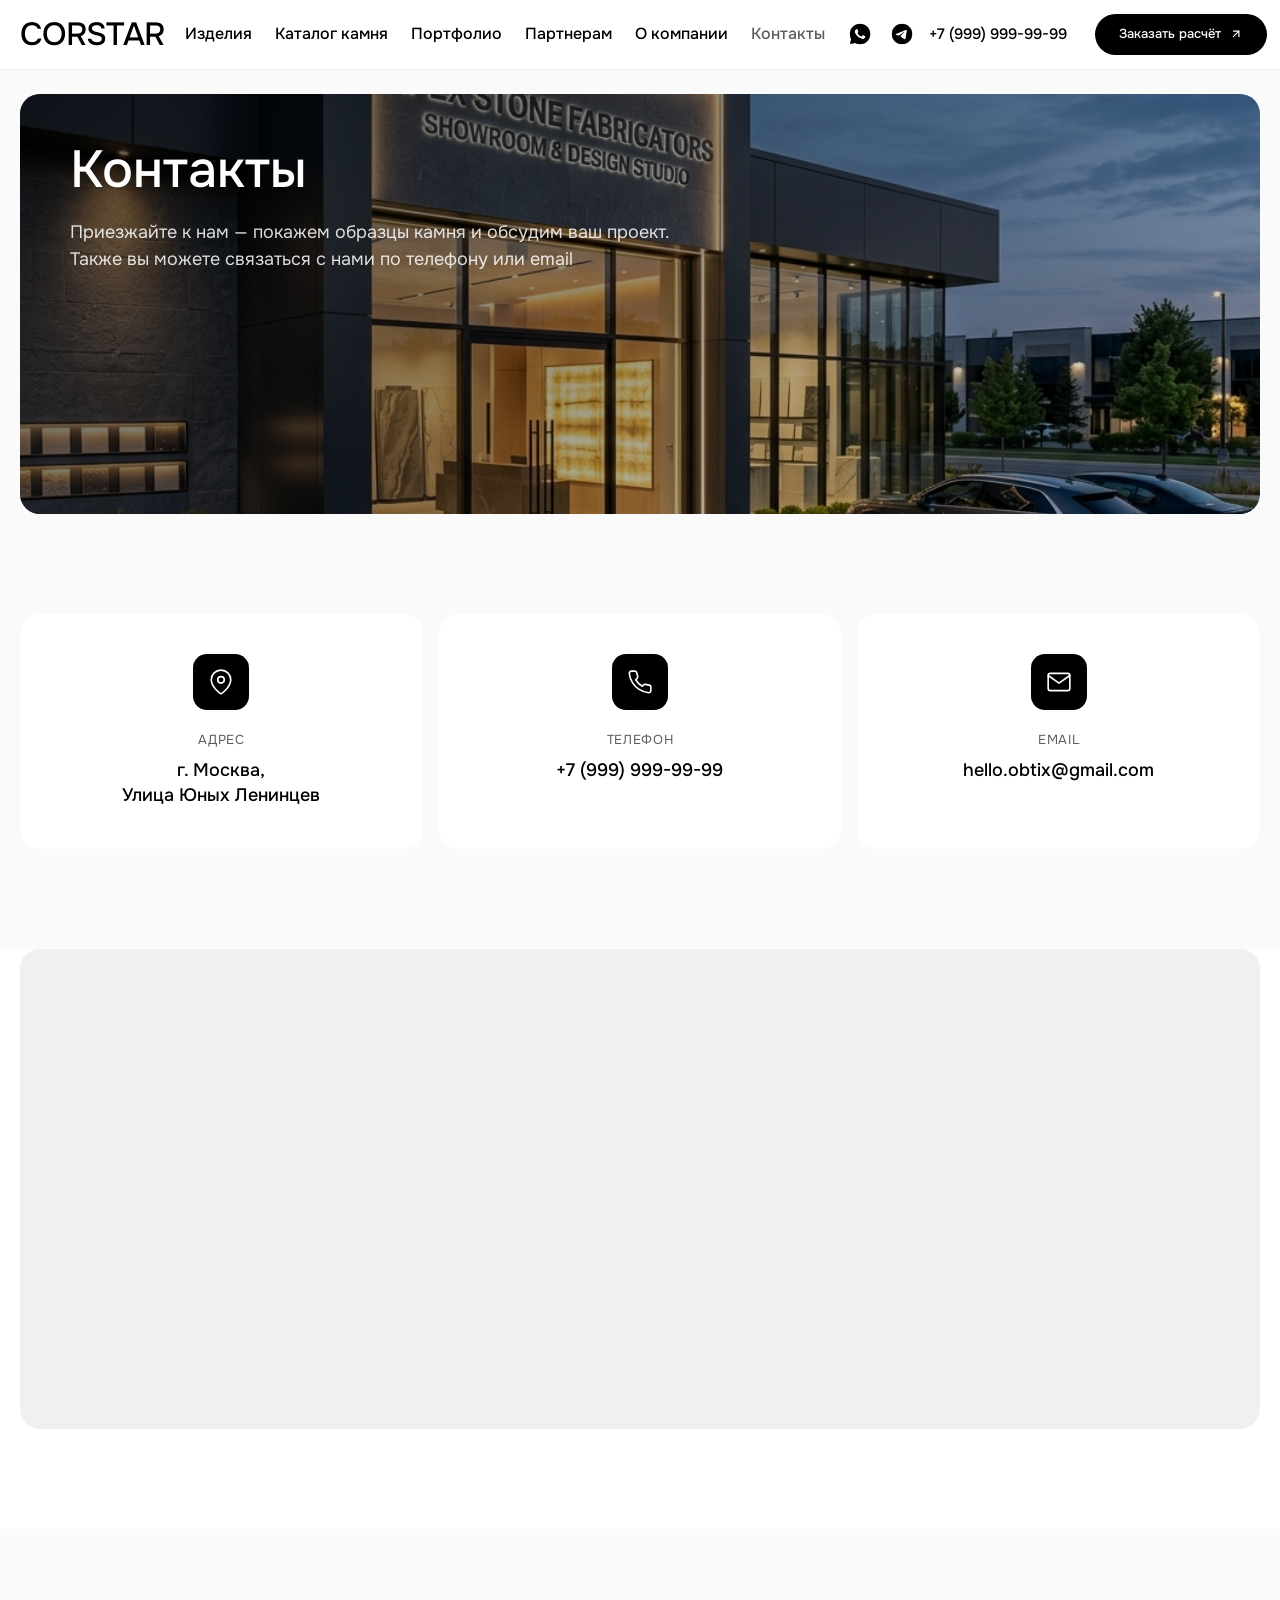
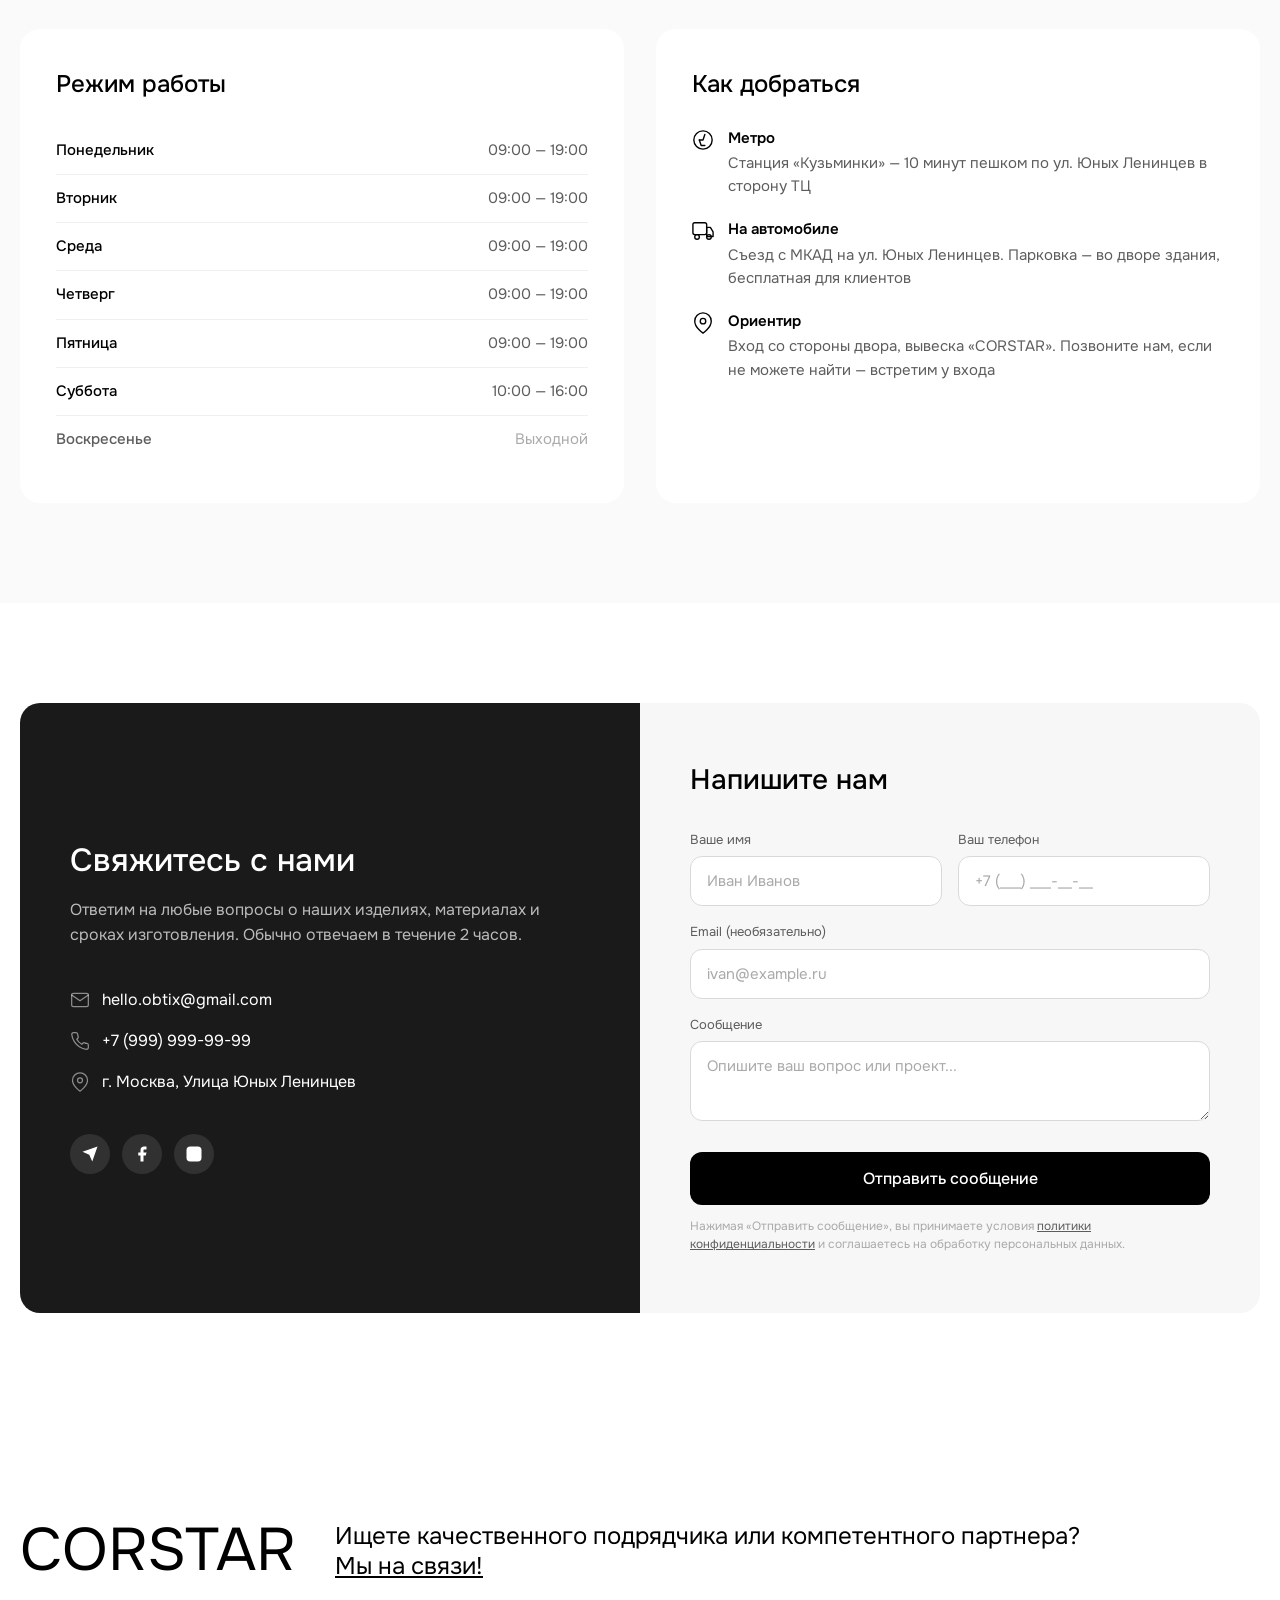
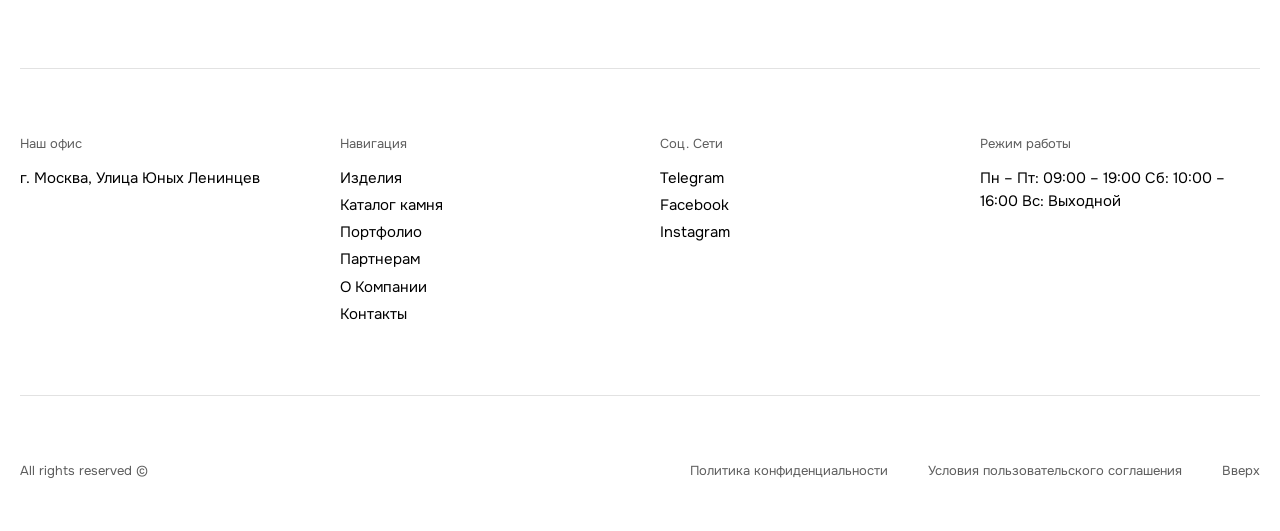
<file: kontakty.html>
<!DOCTYPE html>
<html lang="ru">

<head>
  <meta charset="utf-8" />
  <meta http-equiv="Content-Type" content="text/html; charset=utf-8" />
  <meta name="viewport" content="width=device-width, initial-scale=1.0" />
  <title>Контакты — CORSTAR | Производство изделий из камня в Москве</title>
  <meta name="description"
    content="Контакты CORSTAR — производство изделий из искусственного камня в Москве. Адрес, телефон, email. Приезжайте к нам в шоурум — покажем образцы и обсудим ваш проект." />
  <meta property="og:url" content="https://corstar.tilda.ws/kontakty/" />
  <meta property="og:title" content="Контакты — CORSTAR" />
  <meta property="og:description"
    content="Свяжитесь с нами: телефон, email, адрес шоурума в Москве. Покажем образцы и обсудим ваш проект." />
  <meta property="og:type" content="website" />
  <link rel="canonical" href="https://corstar.tilda.ws/kontakty/" />
  <meta name="format-detection" content="telephone=no" />
  <link rel="shortcut icon" href="images/tildafavicon.ico" type="image/x-icon" />
  <link rel="stylesheet" href="https://fonts.googleapis.com/css2?family=Onest:wght@100..900&display=swap"
    type="text/css" />
  <style>
    /* ===== FONT FACE ===== */
    @font-face {
      font-family: 'PoppinsCyr';
      src: url('fonts/PoppinsCyr-Regular.woff2') format('woff2'),
        url('fonts/PoppinsCyr-Regular.otf') format('opentype');
      font-weight: 400;
      font-style: normal;
      font-display: swap;
    }

    @font-face {
      font-family: 'PoppinsCyr';
      src: url('fonts/PoppinsCyr-Bold.woff2') format('woff2'),
        url('fonts/PoppinsCyr-Bold.otf') format('opentype');
      font-weight: 700;
      font-style: normal;
      font-display: swap;
    }

    /* ===== RESET & BASE ===== */
    *,
    *::before,
    *::after {
      margin: 0;
      padding: 0;
      box-sizing: border-box;
    }

    html {
      scroll-behavior: smooth;
    }

    body {
      font-family: 'Onest', 'PoppinsCyr', Arial, sans-serif;
      color: #000000;
      background: #ffffff;
      line-height: 1.55;
      -webkit-font-smoothing: antialiased;
      -moz-osx-font-smoothing: grayscale;
      overflow-x: hidden;
    }

    a {
      text-decoration: none;
      color: inherit;
      transition: color 0.2s ease;
    }

    a:hover {
      color: #5d5d5d;
    }

    img {
      max-width: 100%;
      height: auto;
      display: block;
    }

    button {
      cursor: pointer;
      border: none;
      outline: none;
      font-family: inherit;
    }

    input,
    textarea {
      font-family: inherit;
    }

    /* ===== CONTAINER ===== */
    .container {
      width: 100%;
      max-width: 1440px;
      margin: 0 auto;
      padding: 0 20px;
    }

    /* ===== HEADER ===== */
    .site-header {
      position: sticky;
      top: 0;
      z-index: 100;
      background: #ffffff;
      height: 60px;
      display: flex;
      align-items: center;
    }

    .header-inner {
      display: flex;
      align-items: center;
      width: 100%;
      max-width: 1440px;
      margin: 0 auto;
      padding: 0 20px;
      gap: 144px;
    }

    .header-logo {
      font-size: 40px;
      font-weight: 500;
      line-height: 1.16;
      white-space: nowrap;
      flex-shrink: 0;
    }

    .header-logo a {
      color: #000000;
    }

    .header-nav {
      display: flex;
      gap: 23px;
      align-items: center;
      flex-shrink: 0;
    }

    .header-nav a {
      font-size: 16px;
      font-weight: 500;
      line-height: 1.16;
      white-space: nowrap;
      color: #000000;
    }

    .header-nav a.is-active {
      color: #5d5d5d;
    }

    .header-contacts {
      display: flex;
      align-items: center;
      gap: 6px;
      margin-left: auto;
      flex-shrink: 0;
    }

    .header-contacts .icon-social {
      width: 30px;
      height: 30px;
      border-radius: 0;
      background-size: cover;
      background-position: center;
      background-repeat: no-repeat;
    }

    .header-contacts .header-phone {
      font-size: 14px;
      font-weight: 400;
      line-height: 1.55;
      white-space: nowrap;
    }

    /* ===== HERO SECTION ===== */
    .hero-section {
      padding: 24px 0 0;
      background: #fafafa;
    }

    .hero-card {
      position: relative;
      width: 100%;
      max-width: 1400px;
      margin: 0 auto;
      border-radius: 20px;
      overflow: hidden;
      min-height: 420px;
      display: flex;
      flex-direction: column;
      justify-content: flex-start;
    }

    .hero-card__bg {
      position: absolute;
      inset: 0;
      z-index: 0;
    }

    .hero-card__bg img {
      width: 100%;
      height: 100%;
      object-fit: cover;
    }

    .hero-card__overlay {
      position: absolute;
      inset: 0;
      z-index: 1;
      background: linear-gradient(135deg,
          rgba(0, 0, 0, 0.65) 0%,
          rgba(0, 0, 0, 0.38) 50%,
          rgba(0, 0, 0, 0.08) 100%);
    }

    .hero-card__content {
      position: relative;
      z-index: 2;
      padding: 48px 50px 60px;
      max-width: 900px;
    }

    .hero-card__title {
      font-size: 52px;
      font-weight: 500;
      line-height: 1.1;
      color: #ffffff;
      margin-bottom: 20px;
    }

    .hero-card__subtitle {
      font-size: 18px;
      font-weight: 400;
      line-height: 1.5;
      color: rgba(255, 255, 255, 0.85);
      max-width: 640px;
    }

    /* ===== SECTION TITLE ===== */
    .section-title {
      font-size: 48px;
      font-weight: 500;
      line-height: 1.15;
      color: #000000;
      margin-bottom: 60px;
    }

    /* ===== CONTACT INFO GRID ===== */
    .contact-info-section {
      padding: 100px 0;
      background: #fafafa;
    }

    .contact-info-grid {
      display: grid;
      grid-template-columns: repeat(3, 1fr);
      gap: 16px;
    }

    .contact-info-card {
      background: #ffffff;
      border-radius: 20px;
      padding: 40px 32px;
      text-align: center;
      transition: box-shadow 0.3s ease, transform 0.3s ease;
    }

    .contact-info-card:hover {
      box-shadow: 0 8px 32px rgba(0, 0, 0, 0.06);
      transform: translateY(-2px);
    }

    .contact-info-card__icon {
      width: 56px;
      height: 56px;
      border-radius: 14px;
      background: #000000;
      display: flex;
      align-items: center;
      justify-content: center;
      margin: 0 auto 20px;
    }

    .contact-info-card__icon svg {
      width: 26px;
      height: 26px;
      stroke: #ffffff;
      fill: none;
      stroke-width: 1.5;
      stroke-linecap: round;
      stroke-linejoin: round;
    }

    .contact-info-card__label {
      font-size: 13px;
      font-weight: 400;
      color: #5d5d5d;
      margin-bottom: 8px;
      text-transform: uppercase;
      letter-spacing: 0.05em;
    }

    .contact-info-card__value {
      font-size: 18px;
      font-weight: 500;
      color: #000000;
      line-height: 1.4;
    }

    .contact-info-card__value a {
      color: #000000;
      cursor: pointer;
    }

    .contact-info-card__value a:hover {
      color: #5d5d5d;
    }

    /* ===== MAP ===== */
    .map-section {
      padding: 0 0 100px;
      background: #ffffff;
    }

    .map-wrapper {
      max-width: 1400px;
      margin: 0 auto;
      border-radius: 20px;
      overflow: hidden;
      position: relative;
      height: 480px;
      background: #f0f0f0;
    }

    .map-wrapper iframe {
      width: 100%;
      height: 100%;
      border: 0;
      display: block;
    }

    .map-fallback {
      position: absolute;
      inset: 0;
      display: flex;
      align-items: center;
      justify-content: center;
      font-size: 15px;
      color: #5d5d5d;
      pointer-events: none;
    }

    /* ===== SCHEDULE & DIRECTIONS ===== */
    .details-section {
      padding: 100px 0;
      background: #fafafa;
    }

    .details-grid {
      display: grid;
      grid-template-columns: 1fr 1fr;
      gap: 32px;
    }

    .details-card {
      background: #ffffff;
      border-radius: 20px;
      padding: 40px 36px;
    }

    .details-card__title {
      font-size: 24px;
      font-weight: 500;
      color: #000000;
      margin-bottom: 28px;
      line-height: 1.25;
    }

    .schedule-table {
      width: 100%;
    }

    .schedule-row {
      display: flex;
      justify-content: space-between;
      align-items: center;
      padding: 12px 0;
      border-bottom: 1px solid #f0f0f0;
    }

    .schedule-row:last-child {
      border-bottom: none;
    }

    .schedule-row__day {
      font-size: 15px;
      font-weight: 500;
      color: #000000;
    }

    .schedule-row__time {
      font-size: 15px;
      font-weight: 400;
      color: #5d5d5d;
    }

    .schedule-row--closed .schedule-row__day {
      color: #5d5d5d;
    }

    .schedule-row--closed .schedule-row__time {
      color: #aaaaaa;
    }

    .directions-list {
      list-style: none;
    }

    .directions-list li {
      display: flex;
      gap: 14px;
      margin-bottom: 20px;
      align-items: flex-start;
    }

    .directions-list li:last-child {
      margin-bottom: 0;
    }

    .directions-list li svg {
      width: 22px;
      height: 22px;
      stroke: #000000;
      fill: none;
      stroke-width: 1.5;
      stroke-linecap: round;
      stroke-linejoin: round;
      flex-shrink: 0;
      margin-top: 2px;
    }

    .directions-list li div {
      font-size: 15px;
      color: #000000;
      line-height: 1.55;
    }

    .directions-list li div strong {
      font-weight: 600;
      display: block;
      margin-bottom: 2px;
    }

    .directions-list li div span {
      color: #5d5d5d;
      font-weight: 400;
    }

    /* ===== CONTACT FORM ===== */
    .contact-form-section {
      padding: 100px 0;
      background: #ffffff;
    }

    .contact-form-inner {
      max-width: 1400px;
      margin: 0 auto;
      display: grid;
      grid-template-columns: 1fr 1fr;
      border-radius: 20px;
      overflow: hidden;
      min-height: 480px;
    }

    .contact-form-left {
      background: #1a1a1a;
      padding: 60px 50px;
      display: flex;
      flex-direction: column;
      justify-content: center;
    }

    .contact-form-left__title {
      font-size: 32px;
      font-weight: 500;
      line-height: 1.2;
      color: #ffffff;
      margin-bottom: 16px;
    }

    .contact-form-left__text {
      font-size: 16px;
      font-weight: 400;
      line-height: 1.6;
      color: rgba(255, 255, 255, 0.7);
      margin-bottom: 40px;
    }

    .contact-form-left__item {
      display: flex;
      align-items: center;
      gap: 12px;
      margin-bottom: 16px;
    }

    .contact-form-left__item svg {
      width: 20px;
      height: 20px;
      stroke: rgba(255, 255, 255, 0.5);
      fill: none;
      stroke-width: 1.5;
      stroke-linecap: round;
      stroke-linejoin: round;
      flex-shrink: 0;
    }

    .contact-form-left__item a,
    .contact-form-left__item span {
      font-size: 16px;
      color: #ffffff;
      font-weight: 400;
    }

    .contact-form-left__item a:hover {
      color: rgba(255, 255, 255, 0.7);
    }

    .contact-form-left__socials {
      display: flex;
      gap: 12px;
      margin-top: 24px;
    }

    .contact-form-left__socials a {
      width: 40px;
      height: 40px;
      border-radius: 50%;
      background: rgba(255, 255, 255, 0.1);
      display: flex;
      align-items: center;
      justify-content: center;
      transition: background 0.2s ease;
    }

    .contact-form-left__socials a:hover {
      background: rgba(255, 255, 255, 0.2);
    }

    .contact-form-left__socials svg {
      width: 18px;
      height: 18px;
      fill: #ffffff;
    }

    .contact-form-right {
      background: #f7f7f7;
      padding: 60px 50px;
      display: flex;
      flex-direction: column;
      justify-content: center;
    }

    .contact-form-right__title {
      font-size: 28px;
      font-weight: 500;
      line-height: 1.25;
      color: #000000;
      margin-bottom: 32px;
    }

    .form-group {
      margin-bottom: 16px;
    }

    .form-group label {
      display: block;
      font-size: 13px;
      font-weight: 400;
      color: #5d5d5d;
      margin-bottom: 6px;
    }

    .form-group input,
    .form-group textarea {
      width: 100%;
      padding: 14px 16px;
      border: 1px solid #d9d9d9;
      border-radius: 12px;
      background: #ffffff;
      font-size: 15px;
      color: #000000;
      transition: border-color 0.2s ease;
      outline: none;
    }

    .form-group input:focus,
    .form-group textarea:focus {
      border-color: #000000;
    }

    .form-group input::placeholder,
    .form-group textarea::placeholder {
      color: #aaaaaa;
    }

    .form-group textarea {
      resize: vertical;
      min-height: 80px;
    }

    .form-row {
      display: grid;
      grid-template-columns: 1fr 1fr;
      gap: 16px;
    }

    .btn-submit {
      width: 100%;
      padding: 16px 32px;
      background: #000000;
      color: #ffffff;
      font-size: 16px;
      font-weight: 500;
      border-radius: 12px;
      transition: background 0.2s ease, transform 0.2s ease;
      margin-top: 8px;
    }

    .btn-submit:hover {
      background: #333333;
      transform: translateY(-1px);
    }

    .form-privacy {
      font-size: 12px;
      color: #aaaaaa;
      line-height: 1.5;
      margin-top: 12px;
    }

    .form-privacy a {
      color: #5d5d5d;
      text-decoration: underline;
    }

    /* ===== FOOTER ===== */
    .site-footer {
      background: #ffffff;
      padding: 100px 0 50px;
    }

    .footer-top {
      display: flex;
      gap: 40px;
      align-items: center;
      margin-bottom: 80px;
    }

    .footer-logo {
      font-size: 60px;
      font-weight: 400;
      line-height: 1.25;
      flex-shrink: 0;
    }

    .footer-cta {
      font-size: 24px;
      font-weight: 400;
      line-height: 1.25;
    }

    .footer-cta a {
      text-decoration: underline;
    }

    .footer-divider {
      width: 100%;
      height: 1px;
      background: #d9d9d9;
      opacity: 0.75;
      margin-bottom: 65px;
    }

    .footer-columns {
      display: grid;
      grid-template-columns: repeat(4, 1fr);
      gap: 40px;
      margin-bottom: 65px;
    }

    .footer-col-label {
      font-size: 13px;
      font-weight: 400;
      color: #5d5d5d;
      margin-bottom: 12px;
    }

    .footer-col-content {
      font-size: 15px;
      font-weight: 400;
      line-height: 1.55;
      color: #000000;
    }

    .footer-col-content a {
      display: block;
      margin-bottom: 4px;
      transition: color 0.2s ease;
    }

    .footer-col-content a:hover {
      color: #979797;
    }

    .footer-bottom {
      display: flex;
      justify-content: space-between;
      align-items: center;
      gap: 20px;
    }

    .footer-bottom-links {
      display: flex;
      gap: 40px;
      align-items: center;
    }

    .footer-bottom a,
    .footer-bottom span {
      font-size: 13px;
      color: #5d5d5d;
      font-weight: 400;
    }

    .footer-bottom a:hover {
      color: #979797;
    }

    /* ===== RESPONSIVE ===== */
    @media screen and (max-width: 1199px) {
      .header-inner {
        gap: 60px;
      }

      .hero-card__title {
        font-size: 44px;
      }

      .section-title {
        font-size: 40px;
      }

      .footer-logo {
        font-size: 50px;
      }

      .footer-columns {
        gap: 20px;
      }
    }

    @media screen and (max-width: 959px) {
      .header-nav {
        display: none;
      }

      .header-inner {
        gap: 20px;
      }

      .hero-card {
        min-height: 340px;
      }

      .hero-card__title {
        font-size: 36px;
      }

      .hero-card__content {
        padding: 36px 32px 48px;
      }

      .contact-info-grid {
        grid-template-columns: 1fr;
      }

      .map-wrapper {
        height: 360px;
      }

      .details-grid {
        grid-template-columns: 1fr;
      }

      .contact-form-inner {
        grid-template-columns: 1fr;
      }

      .contact-form-left {
        padding: 48px 36px;
      }

      .contact-form-right {
        padding: 48px 36px;
      }

      .footer-top {
        flex-direction: column;
        align-items: flex-start;
        gap: 20px;
      }

      .footer-logo {
        font-size: 50px;
        line-height: 1.1;
      }

      .footer-columns {
        grid-template-columns: repeat(2, 1fr);
      }
    }

    @media screen and (max-width: 639px) {
      .hero-card {
        min-height: 300px;
      }

      .hero-card__title {
        font-size: 30px;
      }

      .hero-card__subtitle {
        font-size: 16px;
      }

      .hero-card__content {
        padding: 28px 24px 40px;
      }

      .section-title {
        font-size: 32px;
        margin-bottom: 40px;
      }

      .contact-info-card {
        padding: 28px 24px;
      }

      .map-wrapper {
        height: 280px;
      }

      .details-card {
        padding: 28px 24px;
      }

      .details-card__title {
        font-size: 20px;
      }

      .contact-form-section {
        padding: 60px 0;
      }

      .contact-form-left {
        padding: 36px 24px;
      }

      .contact-form-left__title {
        font-size: 26px;
      }

      .contact-form-right {
        padding: 36px 24px;
      }

      .contact-form-right__title {
        font-size: 22px;
      }

      .form-row {
        grid-template-columns: 1fr;
      }

      .footer-logo {
        font-size: 38px;
      }

      .footer-cta {
        font-size: 20px;
      }

      .footer-columns {
        grid-template-columns: 1fr 1fr;
      }

      .footer-bottom {
        flex-direction: column;
        align-items: flex-start;
        gap: 12px;
      }

      .footer-bottom-links {
        flex-direction: column;
        gap: 8px;
        align-items: flex-start;
      }
    }

    @media screen and (max-width: 479px) {
      .header-logo {
        font-size: 32px;
      }

      .hero-card__title {
        font-size: 26px;
      }

      .section-title {
        font-size: 28px;
      }

      .footer-columns {
        grid-template-columns: 1fr;
      }
    }

    /* ===== ANIMATION ===== */
    @media (prefers-reduced-motion: reduce) {

      *,
      *::before,
      *::after {
        animation-duration: 0.01ms !important;
        animation-iteration-count: 1 !important;
        transition-duration: 0.01ms !important;
        scroll-behavior: auto !important;
      }
    }
  
    /* ===== MOBILE NAV DRAWER & BURGER CROSS ===== */
    .header-burger {
      display: none;
      width: 28px;
      height: 20px;
      flex-direction: column;
      justify-content: space-between;
      cursor: pointer;
      background: none;
      border: none;
      padding: 0;
    }

    .header-burger span {
      display: block;
      width: 100%;
      height: 2px;
      background: #000;
      transition: transform 0.3s ease, opacity 0.3s ease;
    }

    .header-burger.is-active span:nth-child(1) {
      transform: translateY(9px) rotate(45deg);
    }
    .header-burger.is-active span:nth-child(2) {
      opacity: 0;
    }
    .header-burger.is-active span:nth-child(3) {
      transform: translateY(-9px) rotate(-45deg);
    }

    @media screen and (max-width: 959px) {
      .header-burger {
        display: flex !important;
      }
      .header-nav.is-open {
        display: flex !important;
        flex-direction: column;
        position: fixed;
        top: 60px;
        left: 0;
        right: 0;
        bottom: 0;
        background: #ffffff;
        padding: 40px 20px;
        gap: 24px;
        z-index: 99;
        align-items: flex-start;
      }
      .header-nav.is-open a {
        font-size: 24px !important;
        font-weight: 500;
      }
    }
  
    /* ===== HEADER RE-ALIGNMENT ===== */
    .site-header {
      height: 70px;
      border-bottom: 1px solid #f2f2f2;
    }

    .header-inner {
      justify-content: space-between;
      gap: 20px;
    }

    .header-logo {
      font-size: 32px;
      letter-spacing: -0.02em;
    }

    .header-contacts {
      gap: 12px;
    }

    .header-contacts .header-phone {
      font-size: 15px;
      font-weight: 500;
    }

    /* ===== HEADER RE-ALIGNMENT ===== */
    .site-header {
      height: 70px;
      border-bottom: 1px solid #f2f2f2;
    }

    .header-inner {
      justify-content: space-between;
      gap: 20px;
    }

    .header-logo {
      font-size: 32px;
      letter-spacing: -0.02em;
    }

    .header-contacts {
      gap: 12px;
    }

    .header-contacts .header-phone {
      font-size: 15px;
      font-weight: 500;
    }

    /* ===== HEADER RE-ALIGNMENT ===== */
    .site-header {
      height: 70px;
      border-bottom: 1px solid #f2f2f2;
    }

    .header-inner {
      justify-content: space-between;
      gap: 20px;
    }

    .header-logo {
      font-size: 32px;
      letter-spacing: -0.02em;
    }

    .header-contacts {
      gap: 12px;
    }

    .header-contacts .header-phone {
      font-size: 15px;
      font-weight: 500;
    }

    /* ===== HEADER RE-ALIGNMENT ===== */
    .site-header {
      height: 70px;
      border-bottom: 1px solid #f2f2f2;
    }

    .header-inner {
      justify-content: space-between;
      gap: 20px;
    }

    .header-logo {
      font-size: 32px;
      letter-spacing: -0.02em;
    }

    .header-contacts {
      gap: 12px;
    }

    .header-contacts .header-phone {
      font-size: 15px;
      font-weight: 500;
    }

    /* ===== HEADER RE-ALIGNMENT ===== */
    .site-header {
      height: 70px;
      border-bottom: 1px solid #f2f2f2;
    }

    .header-inner {
      justify-content: space-between;
      gap: 20px;
    }

    .header-logo {
      font-size: 32px;
      letter-spacing: -0.02em;
    }

    .header-contacts {
      gap: 12px;
    }

    .header-contacts .header-phone {
      font-size: 15px;
      font-weight: 500;
    }

    /* ===== NAV DROPDOWN ===== */
    .nav-item-has-dropdown {
      position: relative;
      display: inline-block;
    }

    .nav-dropdown {
      position: absolute;
      top: 100%;
      left: 50%;
      transform: translateX(-50%);
      background: #ffffff;
      border: 1px solid var(--color-border-light, #e8e8e8);
      border-radius: var(--radius-sm, 12px);
      padding: 16px;
      min-width: 220px;
      display: none;
      flex-direction: column;
      gap: 12px;
      box-shadow: 0 16px 48px rgba(0, 0, 0, 0.08);
      margin-top: 10px;
      z-index: 110;
    }

    .nav-dropdown::before {
      content: '';
      position: absolute;
      bottom: 100%;
      left: 50%;
      transform: translateX(-50%);
      border: 6px solid transparent;
      border-bottom-color: #ffffff;
    }

    .nav-dropdown::after {
      content: '';
      position: absolute;
      bottom: 100%;
      left: 0;
      right: 0;
      height: 12px;
    }

    .nav-dropdown a {
      font-size: 14px !important;
      font-weight: 400 !important;
      color: var(--color-secondary, #5d5d5d) !important;
      transition: color var(--transition-fast, 0.2s ease) !important;
      text-align: left;
    }

    .nav-dropdown a:hover {
      color: var(--color-primary, #000000) !important;
    }

    /* Show on hover for desktop */
    @media screen and (min-width: 960px) {
      .nav-item-has-dropdown:hover .nav-dropdown {
        display: flex;
      }
    }

    @media screen and (max-width: 959px) {
      .nav-dropdown {
        display: none !important;
      }
    }

    /* ===== HEADER CTA BUTTON ===== */
    .header-cta {
      display: inline-flex;
      align-items: center;
      gap: 8px;
      padding: 10px 24px;
      background: #000000;
      color: #ffffff;
      font-size: 13px;
      font-weight: 500;
      border-radius: 100px;
      transition: background 0.2s ease, transform 0.2s ease;
      cursor: pointer;
      white-space: nowrap;
      text-decoration: none;
      flex-shrink: 0;
      margin-left: 16px;
    }

    .header-cta:hover {
      background: #333333;
      transform: translateY(-1px);
      color: #ffffff;
    }

    .header-cta svg {
      width: 14px;
      height: 14px;
      stroke: currentColor;
      fill: none;
      stroke-width: 2;
    }

    /* ===== MOBILE NAV DRAWER BACKDROP ===== */
    .mobile-nav-backdrop {
      display: none;
      position: fixed;
      inset: 0;
      background: rgba(0, 0, 0, 0.4);
      z-index: 98;
      opacity: 0;
      transition: opacity 0.3s ease;
    }

    .mobile-nav-backdrop.is-visible {
      display: block;
      opacity: 1;
    }

    /* ===== POPUP CALCULATOR ===== */
    .calc-overlay {
      display: none;
      position: fixed;
      inset: 0;
      z-index: 200;
      background: rgba(0, 0, 0, 0.5);
      backdrop-filter: blur(4px);
      align-items: center;
      justify-content: center;
      padding: 20px;
    }

    .calc-overlay.is-open {
      display: flex;
    }

    .calc-popup {
      background: #ffffff;
      border-radius: 20px;
      padding: 48px;
      width: 100%;
      max-width: 560px;
      position: relative;
      box-shadow: 0 24px 64px rgba(0, 0, 0, 0.2);
      max-height: 90vh;
      overflow-y: auto;
    }

    .calc-popup__close {
      position: absolute;
      top: 20px;
      right: 20px;
      width: 32px;
      height: 32px;
      background: #f2f2f2;
      border: none;
      border-radius: 50%;
      cursor: pointer;
      display: flex;
      align-items: center;
      justify-content: center;
      transition: background 0.2s ease;
    }

    .calc-popup__close:hover {
      background: #e0e0e0;
    }

    .calc-popup__close svg {
      width: 14px;
      height: 14px;
      stroke: #000000;
      fill: none;
      stroke-width: 2;
    }

    .calc-popup__title {
      font-size: 28px;
      font-weight: 500;
      color: #000000;
      margin-bottom: 8px;
      line-height: 1.25;
    }

    .calc-popup__subtitle {
      font-size: 14px;
      color: #5d5d5d;
      margin-bottom: 32px;
      line-height: 1.5;
    }

    .calc-product-grid {
      display: grid;
      grid-template-columns: repeat(3, 1fr);
      gap: 8px;
      margin-bottom: 24px;
    }

    .calc-product-btn {
      padding: 12px 8px;
      font-size: 13px;
      font-weight: 500;
      background: #f7f7f7;
      border: 2px solid transparent;
      border-radius: 12px;
      cursor: pointer;
      transition: border-color 0.2s ease, background 0.2s ease;
      text-align: center;
      color: #000000;
      font-family: inherit;
    }

    .calc-product-btn:hover {
      background: #f0f0f0;
    }

    .calc-product-btn.is-selected {
      border-color: #000000;
      background: #ffffff;
    }

    .calc-form .form-group {
      margin-bottom: 16px;
    }

    .calc-form .form-group label {
      display: block;
      font-size: 12px;
      font-weight: 400;
      color: #aaaaaa;
      margin-bottom: 6px;
    }

    .calc-form .form-group input,
    .calc-form .form-group textarea {
      width: 100%;
      padding: 14px 16px;
      border: none;
      border-bottom: 1px solid #d9d9d9;
      background: transparent;
      font-size: 15px;
      color: #000000;
      transition: border-color 0.2s ease;
      outline: none;
      border-radius: 0;
      font-family: inherit;
    }

    .calc-form .form-group input:focus,
    .calc-form .form-group textarea:focus {
      border-color: #000000;
    }

    .calc-form .form-group textarea {
      resize: vertical;
      min-height: 80px;
    }

    .calc-form .btn-submit-calc {
      width: 100%;
      padding: 16px 32px;
      background: #000000;
      color: #ffffff;
      font-size: 16px;
      font-weight: 500;
      border-radius: 12px;
      transition: background 0.2s ease, transform 0.2s ease;
      margin-top: 8px;
      border: none;
      cursor: pointer;
      font-family: inherit;
    }

    .calc-form .btn-submit-calc:hover {
      background: #333333;
      transform: translateY(-1px);
    }

    /* ===== MOBILE ONLY CONTACTS DEFAULT (HIDDEN) ===== */
    .mobile-only-contacts {
      display: none;
    }

    /* ===== DESKTOP RESPONSIVE HEADER OVERRIDES ===== */
    @media screen and (max-width: 1199px) {
      .header-inner {
        gap: 16px;
      }

      .header-logo {
        font-size: 28px;
      }

      .header-nav {
        gap: 16px;
      }

      .header-nav a {
        font-size: 14px;
      }

      .header-cta {
        padding: 8px 18px;
        font-size: 12px;
        margin-left: 8px;
      }
    }

    @media screen and (max-width: 1100px) {
      .header-contacts .icon-social {
        display: none !important;
      }
    }

    @media screen and (max-width: 1024px) {
      .header-inner {
        padding: 0 12px;
        gap: 12px;
      }

      .header-logo {
        font-size: 24px;
      }

      .header-nav {
        gap: 12px;
      }

      .header-nav a {
        font-size: 13px;
      }

      .header-cta {
        padding: 8px 14px;
        font-size: 11px;
        margin-left: 4px;
      }

      .header-contacts {
        gap: 8px;
      }
    }

    /* ===== MOBILE RESPONSIVE HEADER OVERRIDES ===== */
    @media screen and (max-width: 959px) {
      .header-logo {
        font-size: 26px;
      }

      .header-contacts {
        display: none !important;
      }

      .header-nav {
        display: none;
      }

      .header-inner {
        gap: 20px;
      }

      .header-burger {
        display: flex;
      }

      .header-nav.is-open {
        display: flex !important;
        flex-direction: column;
        position: fixed;
        top: 70px;
        left: 0;
        right: 0;
        bottom: 0;
        background: #ffffff;
        padding: 40px 24px;
        gap: 24px;
        z-index: 99;
        align-items: flex-start;
      }

      .header-nav.is-open a {
        font-size: 24px !important;
        font-weight: 500;
      }

      /* ===== MOBILE ONLY CONTACTS ===== */
      .mobile-only-contacts {
        display: flex;
        flex-direction: column;
        gap: 16px;
        margin-top: auto;
        padding-top: 24px;
        border-top: 1px solid #e8e8e8;
        width: 100%;
      }

      .mobile-phone {
        font-size: 20px;
        font-weight: 500;
        color: #000000;
        text-decoration: none;
      }

      .mobile-socials {
        display: flex;
        gap: 12px;
      }

      .mobile-socials .icon-social {
        width: 36px;
        height: 36px;
        background-size: cover;
        background-position: center;
        background-repeat: no-repeat;
        display: block;
      }
    }

    /* ===== SCROLLED FLOATING HEADER (DESKTOP) ===== */
    @media screen and (min-width: 960px) {
      .site-header {
        transition: background-color 0.4s ease, height 0.4s ease, border-bottom 0.4s ease;
      }
      
      .header-inner {
        transition: max-width 0.5s cubic-bezier(0.16, 1, 0.3, 1), 
                    background-color 0.5s cubic-bezier(0.16, 1, 0.3, 1), 
                    border-radius 0.5s cubic-bezier(0.16, 1, 0.3, 1), 
                    border 0.5s cubic-bezier(0.16, 1, 0.3, 1), 
                    box-shadow 0.5s cubic-bezier(0.16, 1, 0.3, 1), 
                    height 0.5s cubic-bezier(0.16, 1, 0.3, 1), 
                    padding 0.5s cubic-bezier(0.16, 1, 0.3, 1),
                    margin-top 0.5s cubic-bezier(0.16, 1, 0.3, 1);
      }

      .header-nav {
        transition: opacity 0.3s ease, max-width 0.4s cubic-bezier(0.16, 1, 0.3, 1), visibility 0.3s;
        display: flex;
        overflow: hidden;
      }

      .header-burger {
        transition: opacity 0.3s ease;
      }

      /* When scrolled */
      .site-header--scrolled {
        background: transparent !important;
        border-bottom: none !important;
        height: 85px !important;
      }

      .site-header--scrolled .header-inner {
        background: rgba(255, 255, 255, 0.85) !important;
        backdrop-filter: blur(20px) saturate(180%);
        -webkit-backdrop-filter: blur(20px) saturate(180%);
        border: 1px solid rgba(0, 0, 0, 0.08) !important;
        border-radius: 40px !important;
        box-shadow: 0 12px 30px rgba(0, 0, 0, 0.08) !important;
        height: 60px !important;
        max-width: 560px !important; /* fit logo, burger, contacts */
        padding: 0 24px !important;
        margin-top: 12px !important;
      }

      .site-header--scrolled .header-nav {
        opacity: 0 !important;
        max-width: 0 !important;
        visibility: hidden !important;
        pointer-events: none !important;
      }

      .site-header--scrolled .header-burger {
        display: flex !important;
        opacity: 1 !important;
        flex-shrink: 0 !important;
      }

      .site-header--scrolled .header-contacts .icon-social {
        display: none !important;
      }

      /* When scrolled and expanded (burger clicked) */
      .site-header--scrolled.site-header--expanded .header-inner {
        max-width: 1200px !important; /* expand width to fit menu links inline */
        border-radius: 40px !important;
      }

      @media screen and (max-width: 1240px) {
        .site-header--scrolled.site-header--expanded .header-inner {
          max-width: calc(100% - 40px) !important;
        }
      }

      .site-header--scrolled.site-header--expanded .header-nav {
        opacity: 1 !important;
        max-width: 700px !important; /* open width to show links */
        visibility: visible !important;
        pointer-events: auto !important;
        margin-left: 20px;
        margin-right: 20px;
        overflow: visible !important; /* allow dropdowns to display */
      }
    }

</style>
</head>

<body>

  <!-- ===== HEADER ===== -->
  <header class="site-header" id="site-header">
    <div class="header-inner">
      <div class="header-logo">
        <a href="/">CORSTAR</a>
      </div>
                                          <nav class="header-nav" id="main-nav" aria-label="Основная навигация">
        <div class="nav-item-has-dropdown">
          <a href="/izdeliya/">Изделия</a>
          <div class="nav-dropdown">
            <a href="/izdeliya/#stoleshnitsi">Столешницы</a>
            <a href="/izdeliya/#podokonniki">Подоконники</a>
            <a href="/izdeliya/#mojki">Мойки и раковины</a>
            <a href="/izdeliya/#vanni">Ванны</a>
            <a href="/izdeliya/#stupeni">Ступени</a>
          </div>
        </div>
        <a href="/catalog-kamnya/">Каталог камня</a>
        <a href="/portfolio/">Портфолио</a>
        <a href="/partneram/">Партнерам</a>
        <div class="nav-item-has-dropdown">
          <a href="/o-kompanii/">О компании</a>
          <div class="nav-dropdown">
            <a href="/o-kompanii/#about">О нас</a>
            <a href="/o-kompanii/#production">Производство</a>
            <a href="/o-kompanii/#partners">Партнёры</a>
          </div>
        </div>
        <a href="/kontakty/" class="is-active">Контакты</a>

        <!-- Mobile-only contacts inside drawer -->
        <div class="mobile-only-contacts">
          <a href="tel:+79999999999" class="mobile-phone">+7 (999) 999-99-99</a>
          <div class="mobile-socials">
            <a href="https://t.me/" class="icon-social"
              style="background-image:url('images/tild3336-3233-4061-b363-653764393262__image.png')"
              aria-label="Telegram"></a>
            <a href="https://wa.me/" class="icon-social"
              style="background-image:url('images/tild6330-3839-4263-b533-323737306437__image.png')"
              aria-label="WhatsApp"></a>
          </div>
        </div>
      </nav>
                                          <div class="header-contacts">
        <a href="https://t.me/" class="icon-social"
          style="background-image:url('images/tild3336-3233-4061-b363-653764393262__image.png')"
          aria-label="Telegram"></a>
        <a href="https://wa.me/" class="icon-social"
          style="background-image:url('images/tild6330-3839-4263-b533-323737306437__image.png')"
          aria-label="WhatsApp"></a>
        <a href="tel:+79999999999" class="header-phone">+7 (999) 999-99-99</a>
        <a href="#" class="header-cta" id="btn-open-calc">
          Заказать расчёт
          <svg viewBox="0 0 24 24"><path d="M7 17L17 7"/><path d="M7 7h10v10"/></svg>
        </a>
      </div>
      <button class="header-burger" aria-label="Открыть меню" id="burger-toggle">
        <span></span>
        <span></span>
        <span></span>
      </button>
    </div>
  </header>

  <!-- Mobile nav backdrop -->
  <div class="mobile-nav-backdrop" id="mobile-backdrop"></div>

  <main>

    <!-- ===== HERO ===== -->
    <section class="hero-section" id="hero-contacts">
      <div class="container">
        <div class="hero-card">
          <div class="hero-card__bg">
            <img src="images/hero_contacts.png" alt="Шоурум CORSTAR — показываем образцы камня" loading="eager" />
          </div>
          <div class="hero-card__overlay"></div>
          <div class="hero-card__content">
            <h1 class="hero-card__title">Контакты</h1>
            <p class="hero-card__subtitle">Приезжайте к нам — покажем образцы камня и&nbsp;обсудим ваш проект. Также вы можете связаться с&nbsp;нами по&nbsp;телефону или&nbsp;email</p>
          </div>
        </div>
      </div>
    </section>

    <!-- ===== CONTACT INFO CARDS ===== -->
    <section class="contact-info-section" id="contact-info">
      <div class="container">
        <div class="contact-info-grid">

          <div class="contact-info-card" id="contact-address">
            <div class="contact-info-card__icon">
              <svg viewBox="0 0 24 24">
                <path d="M21 10c0 7-9 13-9 13s-9-6-9-13a9 9 0 0118 0z" />
                <circle cx="12" cy="10" r="3" />
              </svg>
            </div>
            <div class="contact-info-card__label">Адрес</div>
            <div class="contact-info-card__value">г. Москва,<br>Улица Юных Ленинцев</div>
          </div>

          <div class="contact-info-card" id="contact-phone">
            <div class="contact-info-card__icon">
              <svg viewBox="0 0 24 24">
                <path
                  d="M22 16.92v3a2 2 0 01-2.18 2 19.79 19.79 0 01-8.63-3.07 19.5 19.5 0 01-6-6 19.79 19.79 0 01-3.07-8.67A2 2 0 014.11 2h3a2 2 0 012 1.72 12.84 12.84 0 00.7 2.81 2 2 0 01-.45 2.11L8.09 9.91a16 16 0 006 6l1.27-1.27a2 2 0 012.11-.45 12.84 12.84 0 002.81.7A2 2 0 0122 16.92z" />
              </svg>
            </div>
            <div class="contact-info-card__label">Телефон</div>
            <div class="contact-info-card__value"><a href="tel:+79999999999">+7 (999) 999-99-99</a></div>
          </div>

          <div class="contact-info-card" id="contact-email">
            <div class="contact-info-card__icon">
              <svg viewBox="0 0 24 24">
                <path d="M4 4h16c1.1 0 2 .9 2 2v12c0 1.1-.9 2-2 2H4c-1.1 0-2-.9-2-2V6c0-1.1.9-2 2-2z" />
                <path d="M22 6l-10 7L2 6" />
              </svg>
            </div>
            <div class="contact-info-card__label">Email</div>
            <div class="contact-info-card__value"><a href="mailto:hello.obtix@gmail.com">hello.obtix@gmail.com</a></div>
          </div>

        </div>
      </div>
    </section>

    <!-- ===== MAP ===== -->
    <section class="map-section" id="map">
      <div class="container">
        <div class="map-wrapper">
          <iframe
            src="https://yandex.ru/map-widget/v1/?um=constructor%3A&amp;source=constructor&amp;ll=37.749672%2C55.686653&amp;z=15&amp;pt=37.749672%2C55.686653%2Cpm2rdm"
            title="CORSTAR на карте — г. Москва, Улица Юных Ленинцев"
            loading="lazy"
            allowfullscreen></iframe>
          <noscript>
            <div class="map-fallback">Для отображения карты включите JavaScript в вашем браузере</div>
          </noscript>
        </div>
      </div>
    </section>

    <!-- ===== SCHEDULE & DIRECTIONS ===== -->
    <section class="details-section" id="details">
      <div class="container">
        <div class="details-grid">

          <div class="details-card" id="schedule">
            <h2 class="details-card__title">Режим работы</h2>
            <div class="schedule-table">
              <div class="schedule-row">
                <span class="schedule-row__day">Понедельник</span>
                <span class="schedule-row__time">09:00 — 19:00</span>
              </div>
              <div class="schedule-row">
                <span class="schedule-row__day">Вторник</span>
                <span class="schedule-row__time">09:00 — 19:00</span>
              </div>
              <div class="schedule-row">
                <span class="schedule-row__day">Среда</span>
                <span class="schedule-row__time">09:00 — 19:00</span>
              </div>
              <div class="schedule-row">
                <span class="schedule-row__day">Четверг</span>
                <span class="schedule-row__time">09:00 — 19:00</span>
              </div>
              <div class="schedule-row">
                <span class="schedule-row__day">Пятница</span>
                <span class="schedule-row__time">09:00 — 19:00</span>
              </div>
              <div class="schedule-row">
                <span class="schedule-row__day">Суббота</span>
                <span class="schedule-row__time">10:00 — 16:00</span>
              </div>
              <div class="schedule-row schedule-row--closed">
                <span class="schedule-row__day">Воскресенье</span>
                <span class="schedule-row__time">Выходной</span>
              </div>
            </div>
          </div>

          <div class="details-card" id="directions">
            <h2 class="details-card__title">Как добраться</h2>
            <ul class="directions-list">
              <li>
                <svg viewBox="0 0 24 24">
                  <circle cx="12" cy="12" r="10" />
                  <path d="M8 12h4l2-6" />
                  <path d="M8 12l2 6h4" />
                </svg>
                <div>
                  <strong>Метро</strong>
                  <span>Станция «Кузьминки» — 10 минут пешком по ул. Юных Ленинцев в сторону ТЦ</span>
                </div>
              </li>
              <li>
                <svg viewBox="0 0 24 24">
                  <rect x="1" y="3" width="15" height="13" rx="2" />
                  <path d="M16 8h4l3 5v5h-7V8z" />
                  <circle cx="5.5" cy="18.5" r="2.5" />
                  <circle cx="18.5" cy="18.5" r="2.5" />
                </svg>
                <div>
                  <strong>На автомобиле</strong>
                  <span>Съезд с МКАД на ул. Юных Ленинцев. Парковка — во дворе здания, бесплатная для клиентов</span>
                </div>
              </li>
              <li>
                <svg viewBox="0 0 24 24">
                  <path d="M21 10c0 7-9 13-9 13s-9-6-9-13a9 9 0 0118 0z" />
                  <circle cx="12" cy="10" r="3" />
                </svg>
                <div>
                  <strong>Ориентир</strong>
                  <span>Вход со стороны двора, вывеска «CORSTAR». Позвоните нам, если не можете найти — встретим у входа</span>
                </div>
              </li>
            </ul>
          </div>

        </div>
      </div>
    </section>

    <!-- ===== CONTACT FORM ===== -->
    <section class="contact-form-section" id="contact-form">
      <div class="container">
        <div class="contact-form-inner">

          <div class="contact-form-left">
            <h2 class="contact-form-left__title">Свяжитесь с&nbsp;нами</h2>
            <p class="contact-form-left__text">Ответим на любые вопросы о наших изделиях, материалах и сроках изготовления. Обычно отвечаем в течение 2 часов.</p>

            <div class="contact-form-left__item">
              <svg viewBox="0 0 24 24">
                <path d="M4 4h16c1.1 0 2 .9 2 2v12c0 1.1-.9 2-2 2H4c-1.1 0-2-.9-2-2V6c0-1.1.9-2 2-2z" />
                <path d="M22 6l-10 7L2 6" />
              </svg>
              <a href="mailto:hello.obtix@gmail.com">hello.obtix@gmail.com</a>
            </div>
            <div class="contact-form-left__item">
              <svg viewBox="0 0 24 24">
                <path
                  d="M22 16.92v3a2 2 0 01-2.18 2 19.79 19.79 0 01-8.63-3.07 19.5 19.5 0 01-6-6 19.79 19.79 0 01-3.07-8.67A2 2 0 014.11 2h3a2 2 0 012 1.72 12.84 12.84 0 00.7 2.81 2 2 0 01-.45 2.11L8.09 9.91a16 16 0 006 6l1.27-1.27a2 2 0 012.11-.45 12.84 12.84 0 002.81.7A2 2 0 0122 16.92z" />
              </svg>
              <a href="tel:+79999999999">+7 (999) 999-99-99</a>
            </div>
            <div class="contact-form-left__item">
              <svg viewBox="0 0 24 24">
                <path d="M21 10c0 7-9 13-9 13s-9-6-9-13a9 9 0 0118 0z" />
                <circle cx="12" cy="10" r="3" />
              </svg>
              <span>г. Москва, Улица Юных Ленинцев</span>
            </div>

            <div class="contact-form-left__socials">
              <a href="https://t.me/" aria-label="Telegram">
                <svg viewBox="0 0 24 24">
                  <path d="M22 2L11 13M22 2l-7 20-4-9-9-4 20-7z" />
                </svg>
              </a>
              <a href="https://vk.com/" aria-label="VK">
                <svg viewBox="0 0 24 24">
                  <path d="M18 2h-3a5 5 0 00-5 5v3H7v4h3v8h4v-8h3l1-4h-4V7a1 1 0 011-1h3z" />
                </svg>
              </a>
              <a href="https://instagram.com/" aria-label="Instagram">
                <svg viewBox="0 0 24 24">
                  <rect x="2" y="2" width="20" height="20" rx="5" ry="5" />
                  <path d="M16 11.37A4 4 0 1112.63 8 4 4 0 0116 11.37z" />
                  <line x1="17.5" y1="6.5" x2="17.51" y2="6.5" />
                </svg>
              </a>
            </div>
          </div>

          <div class="contact-form-right">
            <h2 class="contact-form-right__title">Напишите нам</h2>
            <form id="form-contact" action="#" method="POST">
              <div class="form-row">
                <div class="form-group">
                  <label for="input-name-contact">Ваше имя</label>
                  <input type="text" id="input-name-contact" name="name" placeholder="Иван Иванов" required />
                </div>
                <div class="form-group">
                  <label for="input-phone-contact">Ваш телефон</label>
                  <input type="tel" id="input-phone-contact" name="phone" placeholder="+7 (___) ___-__-__" required />
                </div>
              </div>
              <div class="form-group">
                <label for="input-email-contact">Email (необязательно)</label>
                <input type="email" id="input-email-contact" name="email" placeholder="ivan@example.ru" />
              </div>
              <div class="form-group">
                <label for="input-message-contact">Сообщение</label>
                <textarea id="input-message-contact" name="message"
                  placeholder="Опишите ваш вопрос или проект..."></textarea>
              </div>
              <button type="submit" class="btn-submit" id="btn-submit-contact">Отправить сообщение</button>
              <p class="form-privacy">Нажимая «Отправить сообщение», вы принимаете условия <a
                  href="/privacy/">политики конфиденциальности</a> и соглашаетесь на обработку персональных данных.</p>
            </form>
          </div>

        </div>
      </div>
    </section>

  </main>

  <!-- ===== FOOTER ===== -->
  <footer class="site-footer" id="site-footer">
    <div class="container">

      <div class="footer-top">
        <div class="footer-logo">CORSTAR</div>
        <div class="footer-cta">Ищете качественного подрядчика или компетентного партнера?<br><a href="/partneram/">Мы
            на связи!</a></div>
      </div>

      <div class="footer-divider"></div>

      <div class="footer-columns">
        <div>
          <div class="footer-col-label">Наш офис</div>
          <div class="footer-col-content">г. Москва, Улица Юных Ленинцев</div>
        </div>
        <div>
          <div class="footer-col-label">Навигация</div>
          <div class="footer-col-content">
            <a href="/izdeliya/">Изделия</a>
            <a href="/catalog-kamnya/">Каталог камня</a>
            <a href="/portfolio/">Портфолио</a>
            <a href="/partneram/">Партнерам</a>
            <a href="/o-kompanii/">О Компании</a>
            <a href="/kontakty/">Контакты</a>
          </div>
        </div>
        <div>
          <div class="footer-col-label">Соц. Сети</div>
          <div class="footer-col-content">
            <a href="https://t.me/">Telegram</a>
            <a href="https://facebook.com/">Facebook</a>
            <a href="https://instagram.com/">Instagram</a>
          </div>
        </div>
                <div>
          <div class="footer-col-label">Режим работы</div>
          <div class="footer-col-content">
            <span>Пн – Пт: 09:00 – 19:00</span>
            <span>Сб: 10:00 – 16:00</span>
            <span>Вс: Выходной</span>
          </div>
        </div>
      </div>

      <div class="footer-divider"></div>

      <div class="footer-bottom">
        <span>All rights reserved ©</span>
        <div class="footer-bottom-links">
          <a href="/privacy/">Политика конфиденциальности</a>
          <a href="/terms/">Условия пользовательского соглашения</a>
          <a href="#site-header">Вверх</a>
        </div>
      </div>

    </div>
  </footer>

  <!-- ===== LOCAL BUSINESS SCHEMA ===== -->
  <script type="application/ld+json">
  {
    "@context": "https://schema.org",
    "@type": "LocalBusiness",
    "name": "CORSTAR",
    "description": "Производство изделий из искусственного камня в Москве. Столешницы, мойки, подоконники, ванны.",
    "url": "https://corstar.tilda.ws/",
    "telephone": "+79999999999",
    "email": "hello.obtix@gmail.com",
    "address": {
      "@type": "PostalAddress",
      "streetAddress": "Улица Юных Ленинцев",
      "addressLocality": "Москва",
      "addressCountry": "RU"
    },
    "geo": {
      "@type": "GeoCoordinates",
      "latitude": 55.686653,
      "longitude": 37.749672
    },
    "openingHoursSpecification": [
      {
        "@type": "OpeningHoursSpecification",
        "dayOfWeek": ["Monday","Tuesday","Wednesday","Thursday","Friday"],
        "opens": "09:00",
        "closes": "19:00"
      },
      {
        "@type": "OpeningHoursSpecification",
        "dayOfWeek": "Saturday",
        "opens": "10:00",
        "closes": "16:00"
      }
    ],
    "image": "https://corstar.tilda.ws/images/hero_contacts.png",
    "priceRange": "₽₽"
  }
  </script>


  
  <!-- ============================================================
       POPUP CALCULATOR OVERLAY
       ============================================================ -->
  <div class="calc-overlay" id="calc-popup-overlay">
    <div class="calc-popup" id="calculator-popup">
      <button class="calc-popup__close" id="btn-close-calc" aria-label="Закрыть">
        <svg viewBox="0 0 24 24"><line x1="18" y1="6" x2="6" y2="18"/><line x1="6" y1="6" x2="18" y2="18"/></svg>
      </button>
      <div class="calc-popup__title">Расчёт стоимости</div>
      <div class="calc-popup__subtitle">Выберите параметры, чтобы получить точный расчёт стоимости изделия в течение 15 минут.</div>
      
      <form class="calc-form" id="calculator-form">
        <div class="form-group">
          <label>Тип камня</label>
          <div class="calc-product-grid" id="calc-stone-grid">
            <button type="button" class="calc-product-btn is-selected" data-value="acrylic">Акриловый</button>
            <button type="button" class="calc-product-btn" data-value="quartz">Кварцевый</button>
          </div>
          <input type="hidden" name="stone_type" id="calc-stone-val" value="acrylic" />
        </div>
        
        <div class="form-group">
          <label>Тип изделия</label>
          <div class="calc-product-grid" id="calc-type-grid">
            <button type="button" class="calc-product-btn is-selected" data-value="stoleshnitsa">Столешница</button>
            <button type="button" class="calc-product-btn" data-value="mojka">Мойка</button>
            <button type="button" class="calc-product-btn" data-value="podokonnik">Подоконник</button>
            <button type="button" class="calc-product-btn" data-value="vanna">Ванна</button>
            <button type="button" class="calc-product-btn" data-value="stupeni">Ступени</button>
            <button type="button" class="calc-product-btn" data-value="other">Другое</button>
          </div>
          <input type="hidden" name="product_type" id="calc-type-val" value="stoleshnitsa" />
        </div>

        <div class="form-group">
          <label for="calc-dim-length">Приблизительные размеры / длина</label>
          <input type="text" id="calc-dim-length" name="length" placeholder="Например, 3 метра или 3000 мм" required />
        </div>

        <div class="form-group">
          <label for="calc-name">Ваше имя</label>
          <input type="text" id="calc-name" name="name" placeholder="Иван" required />
        </div>

        <div class="form-group">
          <label for="calc-phone">Ваш телефон</label>
          <input type="tel" id="calc-phone" name="phone" placeholder="+7 (___) ___-__-__" required />
        </div>

        <button type="submit" class="btn-submit-calc">Получить расчёт стоимости</button>
      </form>
    </div>
  </div>


  
  
  <!-- ============================================================
       JS Scripts
       ============================================================ -->
  <script>
    (function () {
      /* ---- Partner Tabs ---- */
      const tabs = document.querySelectorAll('.partners__tab');
      const panels = document.querySelectorAll('.partners__panel');

      tabs.forEach(function (tab) {
        tab.addEventListener('click', function () {
          tabs.forEach(function (t) {
            t.classList.remove('partners__tab--active');
            t.setAttribute('aria-selected', 'false');
          });
          panels.forEach(function (p) {
            p.classList.remove('partners__panel--active');
          });

          tab.classList.add('partners__tab--active');
          tab.setAttribute('aria-selected', 'true');

          var panelId = tab.getAttribute('data-panel');
          var target = document.getElementById('panel-' + panelId);
          if (target) {
            target.classList.add('partners__panel--active');
          }
        });
      });

      /* ---- FAQ Accordion ---- */
      const faqItems = document.querySelectorAll('.faq-item');
      faqItems.forEach(function (item) {
        const questionBtn = item.querySelector('.faq-item__question');
        if (questionBtn) {
          questionBtn.addEventListener('click', function () {
            const isOpen = item.classList.contains('is-open');
            // Close other items
            faqItems.forEach(function (i) {
              i.classList.remove('is-open');
              const btn = i.querySelector('.faq-item__question');
              if (btn) btn.setAttribute('aria-expanded', 'false');
            });

            if (!isOpen) {
              item.classList.add('is-open');
              questionBtn.setAttribute('aria-expanded', 'true');
            }
          });
        }
      });

      /* ---- Calculator Popup Toggle ---- */
      const calcOverlay = document.getElementById('calc-popup-overlay');
      const openCalcBtns = [
        document.getElementById('btn-open-calc'),
        document.getElementById('hero-cta-catalog')
      ];
      const closeCalcBtn = document.getElementById('btn-close-calc');

      openCalcBtns.forEach(function (btn) {
        if (btn) {
          btn.addEventListener('click', function (e) {
            e.preventDefault();
            calcOverlay.classList.add('is-open');
            document.body.style.overflow = 'hidden';
          });
        }
      });

      if (closeCalcBtn) {
        closeCalcBtn.addEventListener('click', function () {
          calcOverlay.classList.remove('is-open');
          document.body.style.overflow = '';
        });
      }

      if (calcOverlay) {
        calcOverlay.addEventListener('click', function (e) {
          if (e.target === calcOverlay) {
            calcOverlay.classList.remove('is-open');
            document.body.style.overflow = '';
          }
        });
      }

      document.addEventListener('keydown', function (e) {
        if (e.key === 'Escape' && calcOverlay && calcOverlay.classList.contains('is-open')) {
          calcOverlay.classList.remove('is-open');
          document.body.style.overflow = '';
        }
      });

      /* ---- Calculator Form Grid Selections ---- */
      function setupGridSelection(gridId, valId) {
        const grid = document.getElementById(gridId);
        const input = document.getElementById(valId);
        if (grid && input) {
          const btns = grid.querySelectorAll('.calc-product-btn');
          btns.forEach(function (btn) {
            btn.addEventListener('click', function () {
              btns.forEach(b => b.classList.remove('is-selected'));
              btn.classList.add('is-selected');
              input.value = btn.getAttribute('data-value');
            });
          });
        }
      }
      setupGridSelection('calc-stone-grid', 'calc-stone-val');
      setupGridSelection('calc-type-grid', 'calc-type-val');

      /* ---- Calculator Submit & Success UI ---- */
      const calcForm = document.getElementById('calculator-form');
      if (calcForm) {
        calcForm.addEventListener('submit', function (e) {
          e.preventDefault();
          const popup = document.getElementById('calculator-popup');
          if (popup) {
            popup.innerHTML = `
              <button class="calc-popup__close" id="btn-close-calc" aria-label="Закрыть">
                <svg viewBox="0 0 24 24"><line x1="18" y1="6" x2="6" y2="18"/><line x1="6" y1="6" x2="18" y2="18"/></svg>
              </button>
              <div style="text-align: center; padding: 48px 0;">
                <div style="font-size: 56px; line-height: 1; margin-bottom: 24px; color: #000000;">✓</div>
                <div class="calc-popup__title" style="margin-bottom: 12px;">Заявка принята!</div>
                <div class="calc-popup__subtitle" style="margin-bottom: 0;">Мы уже рассчитываем стоимость. Наш специалист свяжется с вами в течение 15 минут для уточнения деталей.</div>
              </div>
            `;
            const newClose = popup.querySelector('#btn-close-calc');
            if (newClose) {
              newClose.addEventListener('click', function () {
                calcOverlay.classList.remove('is-open');
                document.body.style.overflow = '';
              });
            }
          }
        });
      }

      /* ---- Navigation & Local file:// Routing ---- */
      if (window.location.protocol === 'file:') {
        document.querySelectorAll('a').forEach(function (a) {
          var href = a.getAttribute('href');
          if (href) {
            if (href === '/') {
              a.setAttribute('href', 'index.html');
            } else if (href.startsWith('/')) {
              var parts = href.split('#');
              var path = parts[0];
              var hash = parts[1] ? '#' + parts[1] : '';
              if (path.endsWith('/')) path = path.slice(0, -1);
              path = path.slice(1) + '.html';
              a.setAttribute('href', path + hash);
            }
          }
        });
      }

      /* ---- Scroll Event for Sticky Header (Desktop) ---- */
      var burger = document.getElementById('burger-toggle');
      var nav = document.querySelector('.header-nav');
      var backdrop = document.getElementById('mobile-backdrop');
      var header = document.getElementById('site-header');

      function handleScroll() {
        if (window.innerWidth >= 960) {
          if (window.scrollY > 50) {
            header.classList.add('site-header--scrolled');
          } else {
            header.classList.remove('site-header--scrolled');
            header.classList.remove('site-header--expanded');
            if (burger) burger.classList.remove('is-active');
          }
        } else {
          header.classList.remove('site-header--scrolled');
          header.classList.remove('site-header--expanded');
        }
      }
      window.addEventListener('scroll', handleScroll);
      window.addEventListener('resize', handleScroll);
      handleScroll();

      /* ---- Mobile & Scrolled Desktop Burger Menu Toggle ---- */
      if (burger && nav && backdrop) {
        burger.addEventListener('click', function () {
          if (window.innerWidth >= 960 && header.classList.contains('site-header--scrolled')) {
            // Desktop scrolled state: toggle horizontal expansion
            header.classList.toggle('site-header--expanded');
            burger.classList.toggle('is-active');
          } else {
            // Mobile/Tablet or standard state: toggle drawer
            burger.classList.toggle('is-active');
            nav.classList.toggle('is-open');
            backdrop.classList.toggle('is-visible');
            if (nav.classList.contains('is-open')) {
              document.body.style.overflow = 'hidden';
            } else {
              document.body.style.overflow = '';
            }
          }
        });

        backdrop.addEventListener('click', function () {
          burger.classList.remove('is-active');
          nav.classList.remove('is-open');
          backdrop.classList.remove('is-visible');
          document.body.style.overflow = '';
          header.classList.remove('site-header--expanded');
        });

        nav.querySelectorAll('a').forEach(function (link) {
          link.addEventListener('click', function () {
            burger.classList.remove('is-active');
            nav.classList.remove('is-open');
            backdrop.classList.remove('is-visible');
            document.body.style.overflow = '';
            header.classList.remove('site-header--expanded');
          });
        });
      }
    })();
  </script>



</body>

</html>
</file>
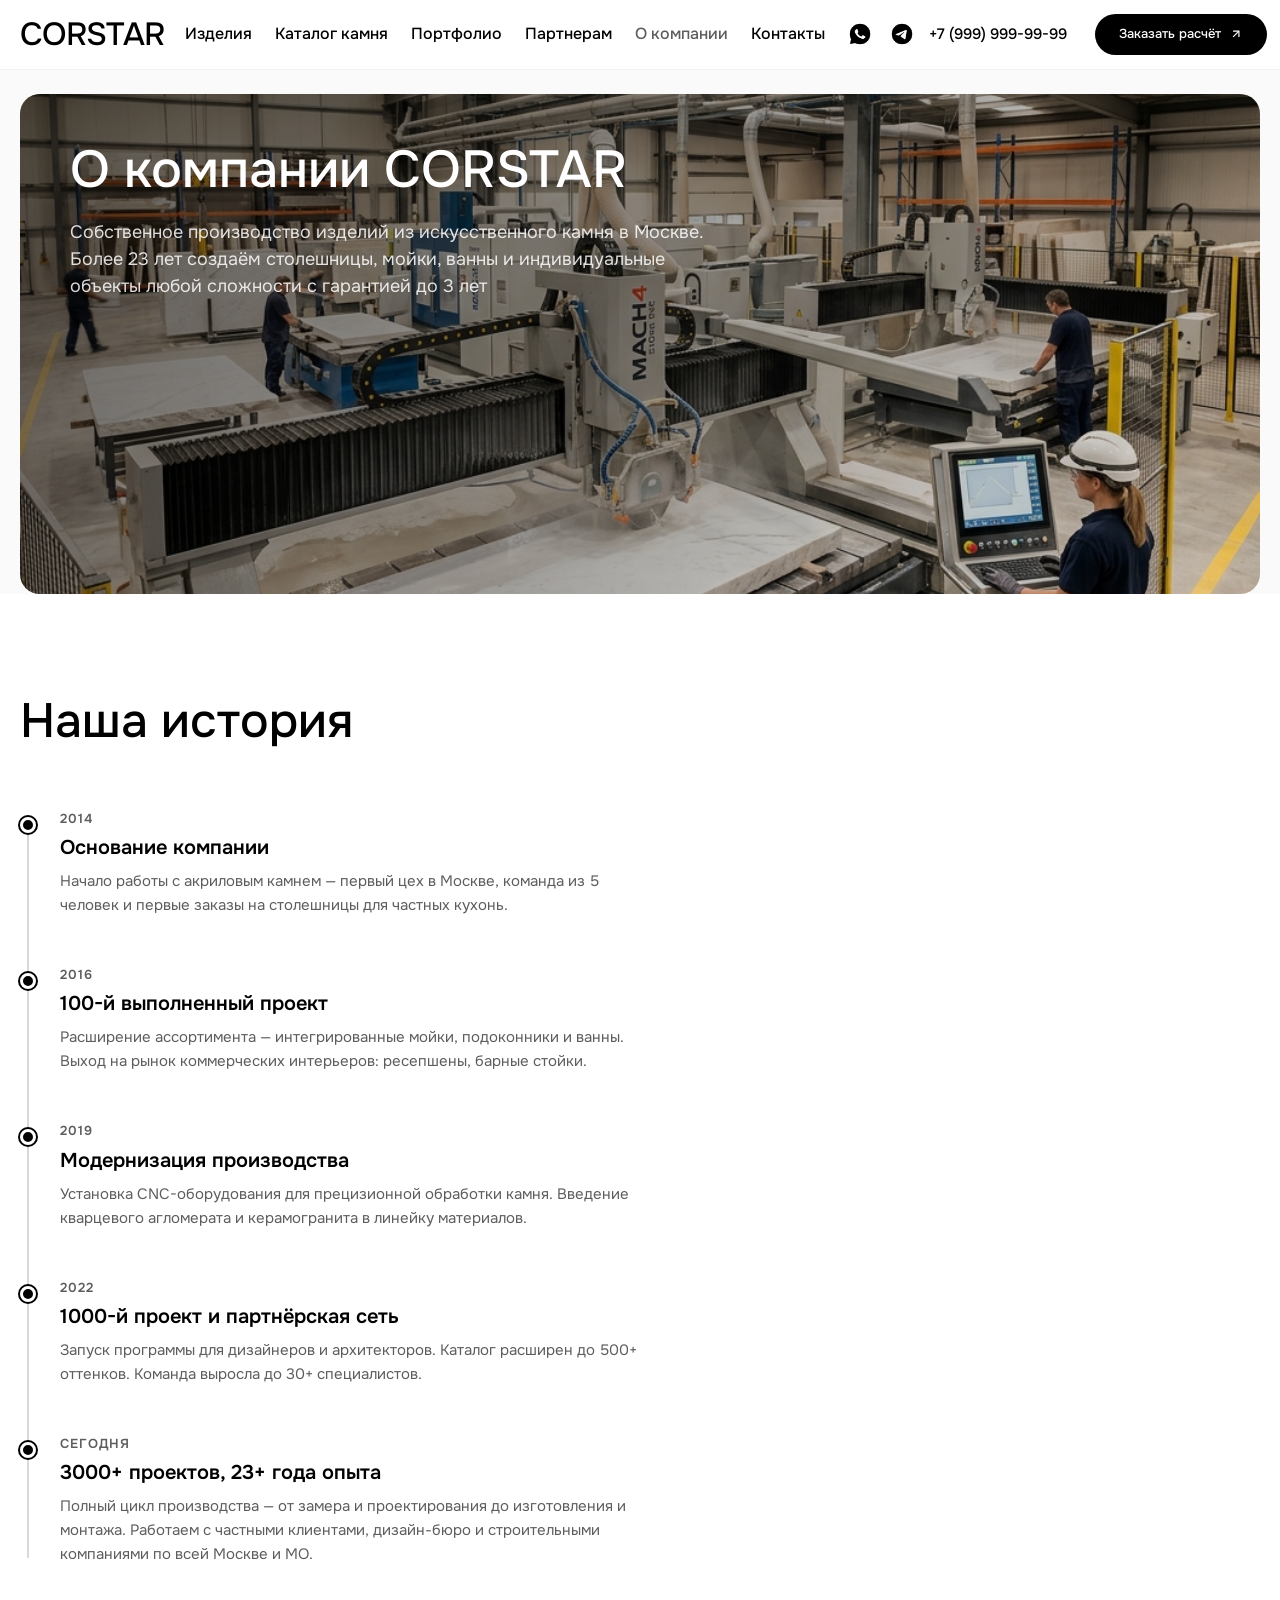
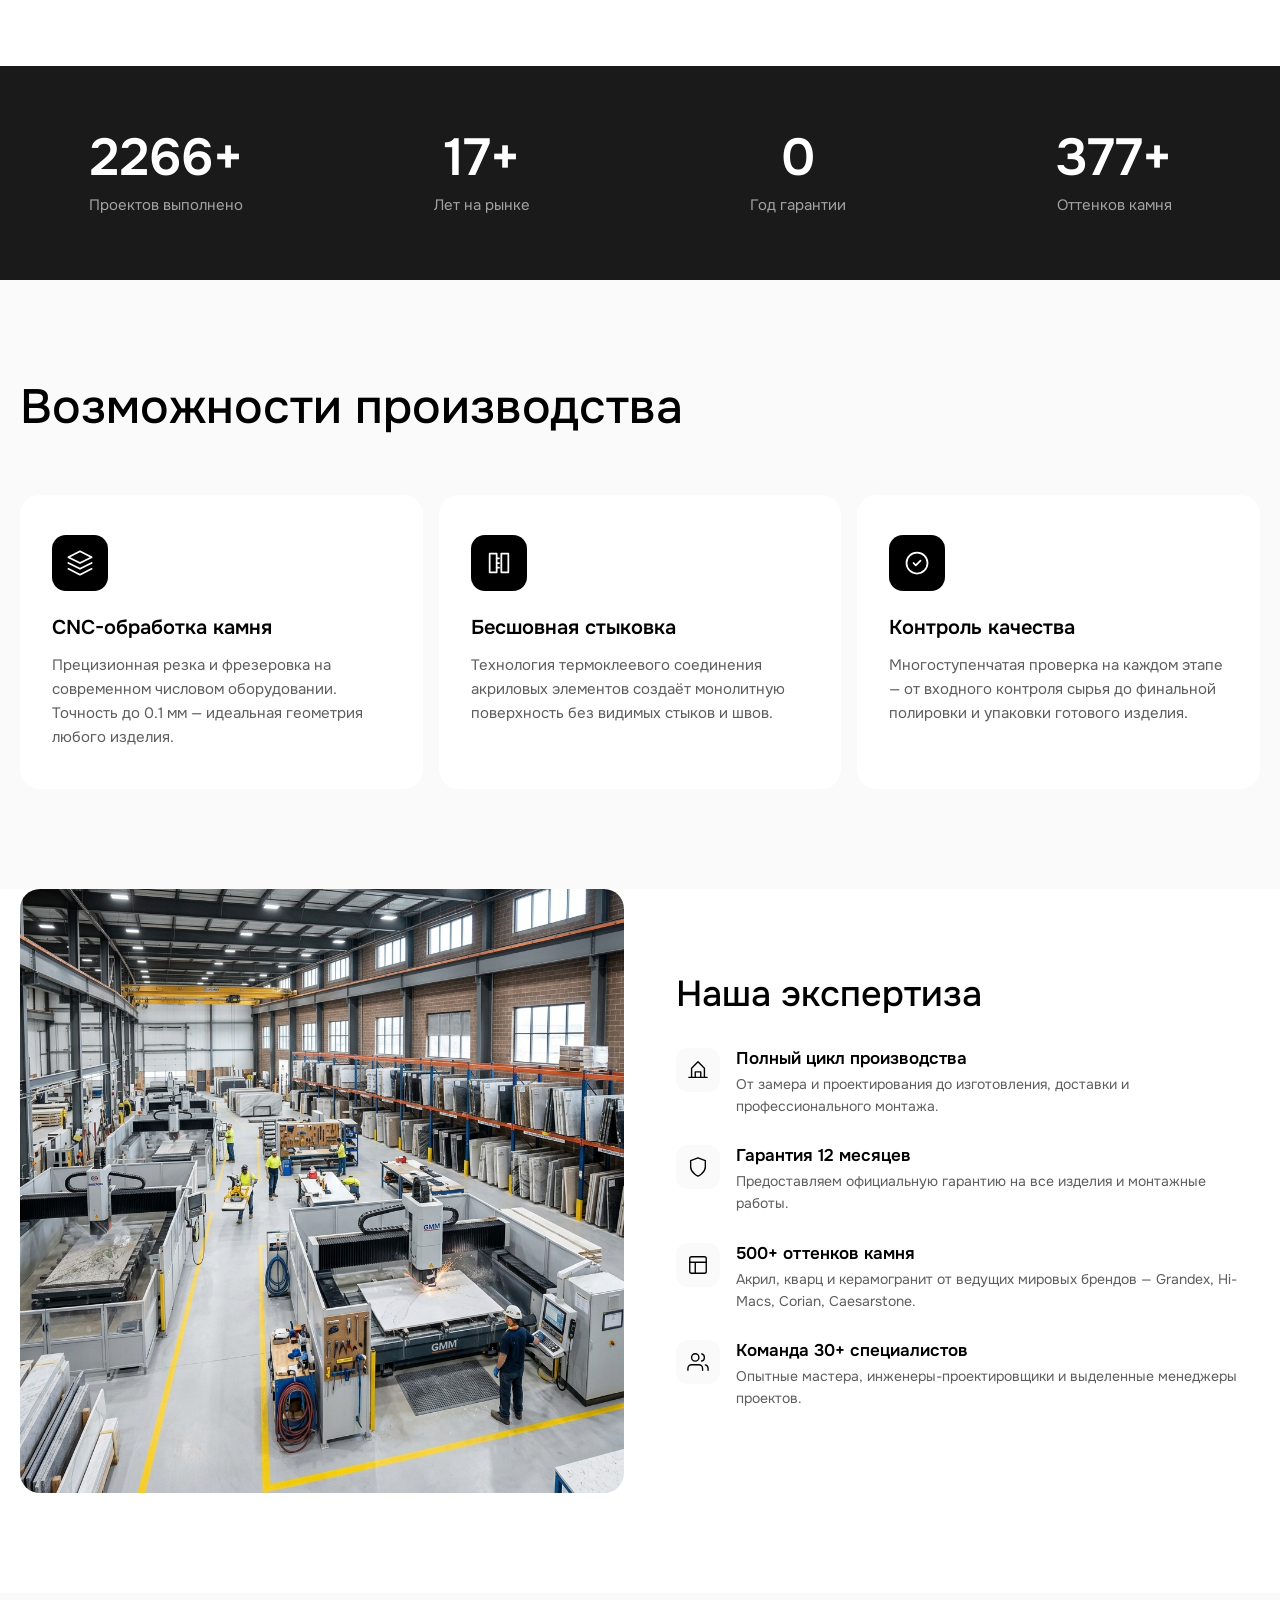
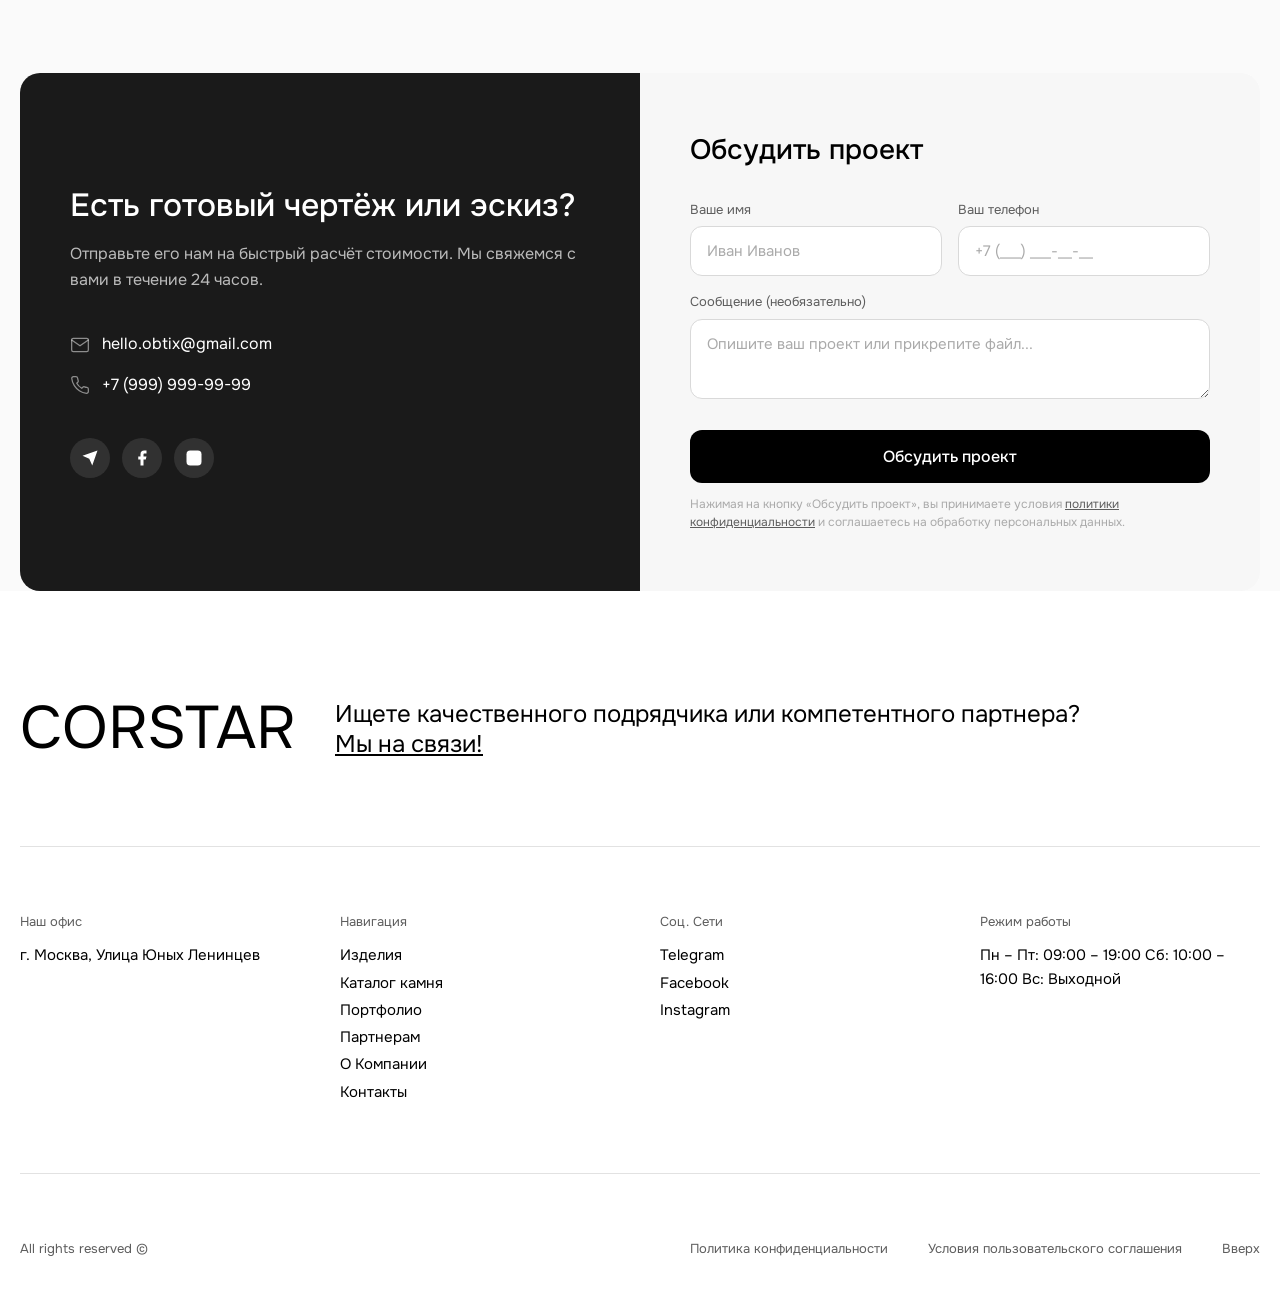
<file: o-kompanii.html>
<!DOCTYPE html>
<html lang="ru">

<head>
  <meta charset="utf-8" />
  <meta http-equiv="Content-Type" content="text/html; charset=utf-8" />
  <meta name="viewport" content="width=device-width, initial-scale=1.0" />
  <title>О компании CORSTAR — Производство изделий из искусственного камня</title>
  <meta name="description"
    content="CORSTAR — московский производитель изделий из искусственного камня с опытом более 23 лет. Собственный цех с CNC-оборудованием, 3000+ выполненных проектов, гарантия 12 месяцев." />
  <meta property="og:url" content="https://corstar.tilda.ws/o-kompanii/" />
  <meta property="og:title" content="О компании CORSTAR — Производство изделий из искусственного камня" />
  <meta property="og:description"
    content="Собственное производство в Москве. 3000+ проектов, 23+ года на рынке, гарантия 12 месяцев." />
  <meta property="og:type" content="website" />
  <link rel="canonical" href="https://corstar.tilda.ws/o-kompanii/" />
  <meta name="format-detection" content="telephone=no" />
  <link rel="shortcut icon" href="images/tildafavicon.ico" type="image/x-icon" />
  <link rel="stylesheet" href="https://fonts.googleapis.com/css2?family=Onest:wght@100..900&display=swap"
    type="text/css" />
  <style>
    /* ===== FONT FACE ===== */
    @font-face {
      font-family: 'PoppinsCyr';
      src: url('fonts/PoppinsCyr-Regular.woff2') format('woff2'),
        url('fonts/PoppinsCyr-Regular.otf') format('opentype');
      font-weight: 400;
      font-style: normal;
      font-display: swap;
    }

    @font-face {
      font-family: 'PoppinsCyr';
      src: url('fonts/PoppinsCyr-Bold.woff2') format('woff2'),
        url('fonts/PoppinsCyr-Bold.otf') format('opentype');
      font-weight: 700;
      font-style: normal;
      font-display: swap;
    }

    /* ===== RESET & BASE ===== */
    *,
    *::before,
    *::after {
      margin: 0;
      padding: 0;
      box-sizing: border-box;
    }

    html {
      scroll-behavior: smooth;
    }

    body {
      font-family: 'Onest', 'PoppinsCyr', Arial, sans-serif;
      color: #000000;
      background: #ffffff;
      line-height: 1.55;
      -webkit-font-smoothing: antialiased;
      -moz-osx-font-smoothing: grayscale;
      overflow-x: hidden;
    }

    a {
      text-decoration: none;
      color: inherit;
      transition: color 0.2s ease;
    }

    a:hover {
      color: #5d5d5d;
    }

    img {
      max-width: 100%;
      height: auto;
      display: block;
    }

    button {
      cursor: pointer;
      border: none;
      outline: none;
      font-family: inherit;
    }

    input,
    textarea {
      font-family: inherit;
    }

    /* ===== CONTAINER ===== */
    .container {
      width: 100%;
      max-width: 1440px;
      margin: 0 auto;
      padding: 0 20px;
    }

    /* ===== HEADER ===== */
    .site-header {
      position: sticky;
      top: 0;
      z-index: 100;
      background: #ffffff;
      height: 60px;
      display: flex;
      align-items: center;
    }

    .header-inner {
      display: flex;
      align-items: center;
      width: 100%;
      max-width: 1440px;
      margin: 0 auto;
      padding: 0 20px;
      gap: 144px;
    }

    .header-logo {
      font-size: 40px;
      font-weight: 500;
      line-height: 1.16;
      white-space: nowrap;
      flex-shrink: 0;
    }

    .header-logo a {
      color: #000000;
    }

    .header-nav {
      display: flex;
      gap: 23px;
      align-items: center;
      flex-shrink: 0;
    }

    .header-nav a {
      font-size: 16px;
      font-weight: 500;
      line-height: 1.16;
      white-space: nowrap;
      color: #000000;
    }

    .header-nav a.is-active {
      color: #5d5d5d;
    }

    .header-contacts {
      display: flex;
      align-items: center;
      gap: 6px;
      margin-left: auto;
      flex-shrink: 0;
    }

    .header-contacts .icon-social {
      width: 30px;
      height: 30px;
      border-radius: 0;
      background-size: cover;
      background-position: center;
      background-repeat: no-repeat;
    }

    .header-contacts .header-phone {
      font-size: 14px;
      font-weight: 400;
      line-height: 1.55;
      white-space: nowrap;
    }

    /* ===== HERO SECTION ===== */
    .hero-section {
      padding: 24px 0 0;
      background: #fafafa;
    }

    .hero-card {
      position: relative;
      width: 100%;
      max-width: 1400px;
      margin: 0 auto;
      border-radius: 20px;
      overflow: hidden;
      min-height: 500px;
      display: flex;
      flex-direction: column;
      justify-content: flex-start;
    }

    .hero-card__bg {
      position: absolute;
      inset: 0;
      z-index: 0;
    }

    .hero-card__bg img {
      width: 100%;
      height: 100%;
      object-fit: cover;
    }

    .hero-card__overlay {
      position: absolute;
      inset: 0;
      z-index: 1;
      background: linear-gradient(135deg,
          rgba(0, 0, 0, 0.62) 0%,
          rgba(0, 0, 0, 0.35) 50%,
          rgba(0, 0, 0, 0.05) 100%);
    }

    .hero-card__content {
      position: relative;
      z-index: 2;
      padding: 48px 50px 60px;
      max-width: 900px;
    }

    .hero-card__title {
      font-size: 52px;
      font-weight: 500;
      line-height: 1.1;
      color: #ffffff;
      margin-bottom: 20px;
    }

    .hero-card__subtitle {
      font-size: 18px;
      font-weight: 400;
      line-height: 1.5;
      color: rgba(255, 255, 255, 0.85);
      max-width: 640px;
    }

    /* ===== TIMELINE ===== */
    .timeline-section {
      padding: 100px 0;
      background: #ffffff;
    }

    .section-title {
      font-size: 48px;
      font-weight: 500;
      line-height: 1.15;
      color: #000000;
      margin-bottom: 60px;
    }

    .timeline {
      position: relative;
      padding-left: 40px;
      max-width: 800px;
    }

    .timeline::before {
      content: '';
      position: absolute;
      left: 7px;
      top: 8px;
      bottom: 8px;
      width: 2px;
      background: #d9d9d9;
    }

    .timeline-item {
      position: relative;
      padding-bottom: 48px;
    }

    .timeline-item:last-child {
      padding-bottom: 0;
    }

    .timeline-item::before {
      content: '';
      position: absolute;
      left: -40px;
      top: 8px;
      width: 16px;
      height: 16px;
      border-radius: 50%;
      background: #000000;
      border: 3px solid #ffffff;
      box-shadow: 0 0 0 2px #000000;
      z-index: 1;
    }

    .timeline-item__year {
      font-size: 13px;
      font-weight: 600;
      color: #5d5d5d;
      text-transform: uppercase;
      letter-spacing: 0.08em;
      margin-bottom: 6px;
    }

    .timeline-item__title {
      font-size: 20px;
      font-weight: 600;
      line-height: 1.3;
      color: #000000;
      margin-bottom: 8px;
    }

    .timeline-item__text {
      font-size: 15px;
      font-weight: 400;
      line-height: 1.6;
      color: #5d5d5d;
      max-width: 600px;
    }

    /* ===== STATS BAR ===== */
    .stats-section {
      background: #1a1a1a;
      padding: 64px 0;
    }

    .stats-grid {
      display: grid;
      grid-template-columns: repeat(4, 1fr);
      gap: 24px;
      text-align: center;
    }

    .stat-item__number {
      font-size: 52px;
      font-weight: 600;
      color: #ffffff;
      line-height: 1.1;
      margin-bottom: 8px;
    }

    .stat-item__label {
      font-size: 15px;
      font-weight: 400;
      color: rgba(255, 255, 255, 0.6);
      line-height: 1.4;
    }

    /* ===== CAPABILITIES GRID ===== */
    .capabilities-section {
      padding: 100px 0;
      background: #fafafa;
    }

    .capabilities-grid {
      display: grid;
      grid-template-columns: repeat(3, 1fr);
      gap: 16px;
    }

    .cap-card {
      background: #ffffff;
      border-radius: 20px;
      padding: 40px 32px;
      transition: box-shadow 0.3s ease, transform 0.3s ease;
      cursor: default;
    }

    .cap-card:hover {
      box-shadow: 0 8px 32px rgba(0, 0, 0, 0.06);
      transform: translateY(-2px);
    }

    .cap-card__icon {
      width: 56px;
      height: 56px;
      border-radius: 14px;
      background: #000000;
      display: flex;
      align-items: center;
      justify-content: center;
      margin-bottom: 24px;
    }

    .cap-card__icon svg {
      width: 28px;
      height: 28px;
      stroke: #ffffff;
      fill: none;
      stroke-width: 1.5;
      stroke-linecap: round;
      stroke-linejoin: round;
    }

    .cap-card__title {
      font-size: 20px;
      font-weight: 600;
      line-height: 1.3;
      color: #000000;
      margin-bottom: 12px;
    }

    .cap-card__text {
      font-size: 15px;
      font-weight: 400;
      line-height: 1.6;
      color: #5d5d5d;
    }

    /* ===== EXPERTISE SPLIT ===== */
    .expertise-section {
      padding: 0 0 100px;
      background: #ffffff;
    }

    .expertise-inner {
      max-width: 1400px;
      margin: 0 auto;
      display: grid;
      grid-template-columns: 1fr 1fr;
      gap: 32px;
      align-items: center;
    }

    .expertise-image {
      border-radius: 20px;
      overflow: hidden;
    }

    .expertise-image img {
      width: 100%;
      height: 100%;
      object-fit: cover;
      min-height: 420px;
    }

    .expertise-content {
      padding: 20px 0 20px 20px;
    }

    .expertise-content__title {
      font-size: 36px;
      font-weight: 500;
      line-height: 1.2;
      color: #000000;
      margin-bottom: 32px;
    }

    .expertise-item {
      display: flex;
      gap: 16px;
      margin-bottom: 28px;
      align-items: flex-start;
    }

    .expertise-item:last-child {
      margin-bottom: 0;
    }

    .expertise-item__icon {
      width: 44px;
      height: 44px;
      border-radius: 12px;
      background: #fafafa;
      display: flex;
      align-items: center;
      justify-content: center;
      flex-shrink: 0;
    }

    .expertise-item__icon svg {
      width: 22px;
      height: 22px;
      stroke: #000000;
      fill: none;
      stroke-width: 1.5;
      stroke-linecap: round;
      stroke-linejoin: round;
    }

    .expertise-item__text h4 {
      font-size: 17px;
      font-weight: 600;
      color: #000000;
      margin-bottom: 4px;
      line-height: 1.3;
    }

    .expertise-item__text p {
      font-size: 14px;
      font-weight: 400;
      color: #5d5d5d;
      line-height: 1.55;
    }

    /* ===== SPLIT CTA ===== */
    .split-cta {
      background: #fafafa;
      padding: 80px 0 0;
    }

    .split-cta__inner {
      max-width: 1400px;
      margin: 0 auto;
      display: grid;
      grid-template-columns: 1fr 1fr;
      border-radius: 20px;
      overflow: hidden;
      min-height: 480px;
    }

    .split-cta__left {
      background: #1a1a1a;
      padding: 60px 50px;
      display: flex;
      flex-direction: column;
      justify-content: center;
    }

    .split-cta__left-title {
      font-size: 32px;
      font-weight: 500;
      line-height: 1.2;
      color: #ffffff;
      margin-bottom: 16px;
    }

    .split-cta__left-text {
      font-size: 16px;
      font-weight: 400;
      line-height: 1.6;
      color: rgba(255, 255, 255, 0.7);
      margin-bottom: 40px;
    }

    .split-cta__contact-item {
      display: flex;
      align-items: center;
      gap: 12px;
      margin-bottom: 16px;
    }

    .split-cta__contact-item svg {
      width: 20px;
      height: 20px;
      stroke: rgba(255, 255, 255, 0.5);
      fill: none;
      stroke-width: 1.5;
      stroke-linecap: round;
      stroke-linejoin: round;
      flex-shrink: 0;
    }

    .split-cta__contact-item a,
    .split-cta__contact-item span {
      font-size: 16px;
      color: #ffffff;
      font-weight: 400;
    }

    .split-cta__contact-item a:hover {
      color: rgba(255, 255, 255, 0.7);
    }

    .split-cta__socials {
      display: flex;
      gap: 12px;
      margin-top: 24px;
    }

    .split-cta__socials a {
      width: 40px;
      height: 40px;
      border-radius: 50%;
      background: rgba(255, 255, 255, 0.1);
      display: flex;
      align-items: center;
      justify-content: center;
      transition: background 0.2s ease;
    }

    .split-cta__socials a:hover {
      background: rgba(255, 255, 255, 0.2);
    }

    .split-cta__socials svg {
      width: 18px;
      height: 18px;
      fill: #ffffff;
    }

    .split-cta__right {
      background: #f7f7f7;
      padding: 60px 50px;
      display: flex;
      flex-direction: column;
      justify-content: center;
    }

    .split-cta__right-title {
      font-size: 28px;
      font-weight: 500;
      line-height: 1.25;
      color: #000000;
      margin-bottom: 32px;
    }

    .form-group {
      margin-bottom: 16px;
    }

    .form-group label {
      display: block;
      font-size: 13px;
      font-weight: 400;
      color: #5d5d5d;
      margin-bottom: 6px;
    }

    .form-group input,
    .form-group textarea {
      width: 100%;
      padding: 14px 16px;
      border: 1px solid #d9d9d9;
      border-radius: 12px;
      background: #ffffff;
      font-size: 15px;
      color: #000000;
      transition: border-color 0.2s ease;
      outline: none;
    }

    .form-group input:focus,
    .form-group textarea:focus {
      border-color: #000000;
    }

    .form-group input::placeholder,
    .form-group textarea::placeholder {
      color: #aaaaaa;
    }

    .form-group textarea {
      resize: vertical;
      min-height: 80px;
    }

    .form-row {
      display: grid;
      grid-template-columns: 1fr 1fr;
      gap: 16px;
    }

    .btn-submit {
      width: 100%;
      padding: 16px 32px;
      background: #000000;
      color: #ffffff;
      font-size: 16px;
      font-weight: 500;
      border-radius: 12px;
      transition: background 0.2s ease, transform 0.2s ease;
      margin-top: 8px;
    }

    .btn-submit:hover {
      background: #333333;
      transform: translateY(-1px);
    }

    .form-privacy {
      font-size: 12px;
      color: #aaaaaa;
      line-height: 1.5;
      margin-top: 12px;
    }

    .form-privacy a {
      color: #5d5d5d;
      text-decoration: underline;
    }

    /* ===== FOOTER ===== */
    .site-footer {
      background: #ffffff;
      padding: 100px 0 50px;
    }

    .footer-top {
      display: flex;
      gap: 40px;
      align-items: center;
      margin-bottom: 80px;
    }

    .footer-logo {
      font-size: 60px;
      font-weight: 400;
      line-height: 1.25;
      flex-shrink: 0;
    }

    .footer-cta {
      font-size: 24px;
      font-weight: 400;
      line-height: 1.25;
    }

    .footer-cta a {
      text-decoration: underline;
    }

    .footer-divider {
      width: 100%;
      height: 1px;
      background: #d9d9d9;
      opacity: 0.75;
      margin-bottom: 65px;
    }

    .footer-columns {
      display: grid;
      grid-template-columns: repeat(4, 1fr);
      gap: 40px;
      margin-bottom: 65px;
    }

    .footer-col-label {
      font-size: 13px;
      font-weight: 400;
      color: #5d5d5d;
      margin-bottom: 12px;
    }

    .footer-col-content {
      font-size: 15px;
      font-weight: 400;
      line-height: 1.55;
      color: #000000;
    }

    .footer-col-content a {
      display: block;
      margin-bottom: 4px;
      transition: color 0.2s ease;
    }

    .footer-col-content a:hover {
      color: #979797;
    }

    .footer-bottom {
      display: flex;
      justify-content: space-between;
      align-items: center;
      gap: 20px;
    }

    .footer-bottom-links {
      display: flex;
      gap: 40px;
      align-items: center;
    }

    .footer-bottom a,
    .footer-bottom span {
      font-size: 13px;
      color: #5d5d5d;
      font-weight: 400;
    }

    .footer-bottom a:hover {
      color: #979797;
    }

    /* ===== RESPONSIVE ===== */
    @media screen and (max-width: 1199px) {
      .header-inner {
        gap: 60px;
      }

      .hero-card__title {
        font-size: 44px;
      }

      .section-title {
        font-size: 40px;
      }

      .stat-item__number {
        font-size: 42px;
      }

      .footer-logo {
        font-size: 50px;
      }

      .footer-columns {
        gap: 20px;
      }
    }

    @media screen and (max-width: 959px) {
      .header-nav {
        display: none;
      }

      .header-inner {
        gap: 20px;
      }

      .hero-card {
        min-height: 400px;
      }

      .hero-card__title {
        font-size: 36px;
      }

      .hero-card__content {
        padding: 36px 32px 48px;
      }

      .stats-grid {
        grid-template-columns: repeat(2, 1fr);
        gap: 32px 24px;
      }

      .capabilities-grid {
        grid-template-columns: repeat(2, 1fr);
      }

      .expertise-inner {
        grid-template-columns: 1fr;
      }

      .expertise-content {
        padding: 0;
      }

      .expertise-content__title {
        font-size: 30px;
      }

      .split-cta__inner {
        grid-template-columns: 1fr;
      }

      .split-cta__left {
        padding: 48px 36px;
      }

      .split-cta__right {
        padding: 48px 36px;
      }

      .footer-top {
        flex-direction: column;
        align-items: flex-start;
        gap: 20px;
      }

      .footer-logo {
        font-size: 50px;
        line-height: 1.1;
      }

      .footer-columns {
        grid-template-columns: repeat(2, 1fr);
      }
    }

    @media screen and (max-width: 639px) {
      .hero-card {
        min-height: 360px;
      }

      .hero-card__title {
        font-size: 30px;
      }

      .hero-card__subtitle {
        font-size: 16px;
      }

      .hero-card__content {
        padding: 28px 24px 40px;
      }

      .section-title {
        font-size: 32px;
        margin-bottom: 40px;
      }

      .timeline {
        padding-left: 32px;
      }

      .timeline-item::before {
        left: -32px;
      }

      .stat-item__number {
        font-size: 36px;
      }

      .capabilities-grid {
        grid-template-columns: 1fr;
      }

      .cap-card {
        padding: 28px 24px;
      }

      .expertise-content__title {
        font-size: 26px;
      }

      .split-cta {
        padding: 48px 0 0;
      }

      .split-cta__left {
        padding: 36px 24px;
      }

      .split-cta__left-title {
        font-size: 26px;
      }

      .split-cta__right {
        padding: 36px 24px;
      }

      .split-cta__right-title {
        font-size: 22px;
      }

      .form-row {
        grid-template-columns: 1fr;
      }

      .footer-logo {
        font-size: 38px;
      }

      .footer-cta {
        font-size: 20px;
      }

      .footer-columns {
        grid-template-columns: 1fr 1fr;
      }

      .footer-bottom {
        flex-direction: column;
        align-items: flex-start;
        gap: 12px;
      }

      .footer-bottom-links {
        flex-direction: column;
        gap: 8px;
        align-items: flex-start;
      }
    }

    @media screen and (max-width: 479px) {
      .header-logo {
        font-size: 32px;
      }

      .hero-card__title {
        font-size: 26px;
      }

      .section-title {
        font-size: 28px;
      }

      .stats-grid {
        grid-template-columns: 1fr 1fr;
      }

      .stat-item__number {
        font-size: 30px;
      }

      .footer-columns {
        grid-template-columns: 1fr;
      }
    }

    /* ===== ANIMATION ===== */
    @media (prefers-reduced-motion: reduce) {

      *,
      *::before,
      *::after {
        animation-duration: 0.01ms !important;
        animation-iteration-count: 1 !important;
        transition-duration: 0.01ms !important;
        scroll-behavior: auto !important;
      }
    }

    /* ===== MOBILE NAV DRAWER & BURGER CROSS ===== */
    .header-burger {
      display: none;
      width: 28px;
      height: 20px;
      flex-direction: column;
      justify-content: space-between;
      cursor: pointer;
      background: none;
      border: none;
      padding: 0;
    }

    .header-burger span {
      display: block;
      width: 100%;
      height: 2px;
      background: #000;
      transition: transform 0.3s ease, opacity 0.3s ease;
    }

    .header-burger.is-active span:nth-child(1) {
      transform: translateY(9px) rotate(45deg);
    }

    .header-burger.is-active span:nth-child(2) {
      opacity: 0;
    }

    .header-burger.is-active span:nth-child(3) {
      transform: translateY(-9px) rotate(-45deg);
    }

    @media screen and (max-width: 959px) {
      .header-burger {
        display: flex !important;
      }

      .header-nav.is-open {
        display: flex !important;
        flex-direction: column;
        position: fixed;
        top: 60px;
        left: 0;
        right: 0;
        bottom: 0;
        background: #ffffff;
        padding: 40px 20px;
        gap: 24px;
        z-index: 99;
        align-items: flex-start;
      }

      .header-nav.is-open a {
        font-size: 24px !important;
        font-weight: 500;
      }
    }
  
    /* ===== HEADER RE-ALIGNMENT ===== */
    .site-header {
      height: 70px;
      border-bottom: 1px solid #f2f2f2;
    }

    .header-inner {
      justify-content: space-between;
      gap: 20px;
    }

    .header-logo {
      font-size: 32px;
      letter-spacing: -0.02em;
    }

    .header-contacts {
      gap: 12px;
    }

    .header-contacts .header-phone {
      font-size: 15px;
      font-weight: 500;
    }

    /* ===== HEADER RE-ALIGNMENT ===== */
    .site-header {
      height: 70px;
      border-bottom: 1px solid #f2f2f2;
    }

    .header-inner {
      justify-content: space-between;
      gap: 20px;
    }

    .header-logo {
      font-size: 32px;
      letter-spacing: -0.02em;
    }

    .header-contacts {
      gap: 12px;
    }

    .header-contacts .header-phone {
      font-size: 15px;
      font-weight: 500;
    }

    /* ===== HEADER RE-ALIGNMENT ===== */
    .site-header {
      height: 70px;
      border-bottom: 1px solid #f2f2f2;
    }

    .header-inner {
      justify-content: space-between;
      gap: 20px;
    }

    .header-logo {
      font-size: 32px;
      letter-spacing: -0.02em;
    }

    .header-contacts {
      gap: 12px;
    }

    .header-contacts .header-phone {
      font-size: 15px;
      font-weight: 500;
    }

    /* ===== HEADER RE-ALIGNMENT ===== */
    .site-header {
      height: 70px;
      border-bottom: 1px solid #f2f2f2;
    }

    .header-inner {
      justify-content: space-between;
      gap: 20px;
    }

    .header-logo {
      font-size: 32px;
      letter-spacing: -0.02em;
    }

    .header-contacts {
      gap: 12px;
    }

    .header-contacts .header-phone {
      font-size: 15px;
      font-weight: 500;
    }

    /* ===== HEADER RE-ALIGNMENT ===== */
    .site-header {
      height: 70px;
      border-bottom: 1px solid #f2f2f2;
    }

    .header-inner {
      justify-content: space-between;
      gap: 20px;
    }

    .header-logo {
      font-size: 32px;
      letter-spacing: -0.02em;
    }

    .header-contacts {
      gap: 12px;
    }

    .header-contacts .header-phone {
      font-size: 15px;
      font-weight: 500;
    }

    /* ===== NAV DROPDOWN ===== */
    .nav-item-has-dropdown {
      position: relative;
      display: inline-block;
    }

    .nav-dropdown {
      position: absolute;
      top: 100%;
      left: 50%;
      transform: translateX(-50%);
      background: #ffffff;
      border: 1px solid var(--color-border-light, #e8e8e8);
      border-radius: var(--radius-sm, 12px);
      padding: 16px;
      min-width: 220px;
      display: none;
      flex-direction: column;
      gap: 12px;
      box-shadow: 0 16px 48px rgba(0, 0, 0, 0.08);
      margin-top: 10px;
      z-index: 110;
    }

    .nav-dropdown::before {
      content: '';
      position: absolute;
      bottom: 100%;
      left: 50%;
      transform: translateX(-50%);
      border: 6px solid transparent;
      border-bottom-color: #ffffff;
    }

    .nav-dropdown::after {
      content: '';
      position: absolute;
      bottom: 100%;
      left: 0;
      right: 0;
      height: 12px;
    }

    .nav-dropdown a {
      font-size: 14px !important;
      font-weight: 400 !important;
      color: var(--color-secondary, #5d5d5d) !important;
      transition: color var(--transition-fast, 0.2s ease) !important;
      text-align: left;
    }

    .nav-dropdown a:hover {
      color: var(--color-primary, #000000) !important;
    }

    /* Show on hover for desktop */
    @media screen and (min-width: 960px) {
      .nav-item-has-dropdown:hover .nav-dropdown {
        display: flex;
      }
    }

    @media screen and (max-width: 959px) {
      .nav-dropdown {
        display: none !important;
      }
    }

    /* ===== HEADER CTA BUTTON ===== */
    .header-cta {
      display: inline-flex;
      align-items: center;
      gap: 8px;
      padding: 10px 24px;
      background: #000000;
      color: #ffffff;
      font-size: 13px;
      font-weight: 500;
      border-radius: 100px;
      transition: background 0.2s ease, transform 0.2s ease;
      cursor: pointer;
      white-space: nowrap;
      text-decoration: none;
      flex-shrink: 0;
      margin-left: 16px;
    }

    .header-cta:hover {
      background: #333333;
      transform: translateY(-1px);
      color: #ffffff;
    }

    .header-cta svg {
      width: 14px;
      height: 14px;
      stroke: currentColor;
      fill: none;
      stroke-width: 2;
    }

    /* ===== MOBILE NAV DRAWER BACKDROP ===== */
    .mobile-nav-backdrop {
      display: none;
      position: fixed;
      inset: 0;
      background: rgba(0, 0, 0, 0.4);
      z-index: 98;
      opacity: 0;
      transition: opacity 0.3s ease;
    }

    .mobile-nav-backdrop.is-visible {
      display: block;
      opacity: 1;
    }

    /* ===== POPUP CALCULATOR ===== */
    .calc-overlay {
      display: none;
      position: fixed;
      inset: 0;
      z-index: 200;
      background: rgba(0, 0, 0, 0.5);
      backdrop-filter: blur(4px);
      align-items: center;
      justify-content: center;
      padding: 20px;
    }

    .calc-overlay.is-open {
      display: flex;
    }

    .calc-popup {
      background: #ffffff;
      border-radius: 20px;
      padding: 48px;
      width: 100%;
      max-width: 560px;
      position: relative;
      box-shadow: 0 24px 64px rgba(0, 0, 0, 0.2);
      max-height: 90vh;
      overflow-y: auto;
    }

    .calc-popup__close {
      position: absolute;
      top: 20px;
      right: 20px;
      width: 32px;
      height: 32px;
      background: #f2f2f2;
      border: none;
      border-radius: 50%;
      cursor: pointer;
      display: flex;
      align-items: center;
      justify-content: center;
      transition: background 0.2s ease;
    }

    .calc-popup__close:hover {
      background: #e0e0e0;
    }

    .calc-popup__close svg {
      width: 14px;
      height: 14px;
      stroke: #000000;
      fill: none;
      stroke-width: 2;
    }

    .calc-popup__title {
      font-size: 28px;
      font-weight: 500;
      color: #000000;
      margin-bottom: 8px;
      line-height: 1.25;
    }

    .calc-popup__subtitle {
      font-size: 14px;
      color: #5d5d5d;
      margin-bottom: 32px;
      line-height: 1.5;
    }

    .calc-product-grid {
      display: grid;
      grid-template-columns: repeat(3, 1fr);
      gap: 8px;
      margin-bottom: 24px;
    }

    .calc-product-btn {
      padding: 12px 8px;
      font-size: 13px;
      font-weight: 500;
      background: #f7f7f7;
      border: 2px solid transparent;
      border-radius: 12px;
      cursor: pointer;
      transition: border-color 0.2s ease, background 0.2s ease;
      text-align: center;
      color: #000000;
      font-family: inherit;
    }

    .calc-product-btn:hover {
      background: #f0f0f0;
    }

    .calc-product-btn.is-selected {
      border-color: #000000;
      background: #ffffff;
    }

    .calc-form .form-group {
      margin-bottom: 16px;
    }

    .calc-form .form-group label {
      display: block;
      font-size: 12px;
      font-weight: 400;
      color: #aaaaaa;
      margin-bottom: 6px;
    }

    .calc-form .form-group input,
    .calc-form .form-group textarea {
      width: 100%;
      padding: 14px 16px;
      border: none;
      border-bottom: 1px solid #d9d9d9;
      background: transparent;
      font-size: 15px;
      color: #000000;
      transition: border-color 0.2s ease;
      outline: none;
      border-radius: 0;
      font-family: inherit;
    }

    .calc-form .form-group input:focus,
    .calc-form .form-group textarea:focus {
      border-color: #000000;
    }

    .calc-form .form-group textarea {
      resize: vertical;
      min-height: 80px;
    }

    .calc-form .btn-submit-calc {
      width: 100%;
      padding: 16px 32px;
      background: #000000;
      color: #ffffff;
      font-size: 16px;
      font-weight: 500;
      border-radius: 12px;
      transition: background 0.2s ease, transform 0.2s ease;
      margin-top: 8px;
      border: none;
      cursor: pointer;
      font-family: inherit;
    }

    .calc-form .btn-submit-calc:hover {
      background: #333333;
      transform: translateY(-1px);
    }

    /* ===== MOBILE ONLY CONTACTS DEFAULT (HIDDEN) ===== */
    .mobile-only-contacts {
      display: none;
    }

    /* ===== DESKTOP RESPONSIVE HEADER OVERRIDES ===== */
    @media screen and (max-width: 1199px) {
      .header-inner {
        gap: 16px;
      }

      .header-logo {
        font-size: 28px;
      }

      .header-nav {
        gap: 16px;
      }

      .header-nav a {
        font-size: 14px;
      }

      .header-cta {
        padding: 8px 18px;
        font-size: 12px;
        margin-left: 8px;
      }
    }

    @media screen and (max-width: 1100px) {
      .header-contacts .icon-social {
        display: none !important;
      }
    }

    @media screen and (max-width: 1024px) {
      .header-inner {
        padding: 0 12px;
        gap: 12px;
      }

      .header-logo {
        font-size: 24px;
      }

      .header-nav {
        gap: 12px;
      }

      .header-nav a {
        font-size: 13px;
      }

      .header-cta {
        padding: 8px 14px;
        font-size: 11px;
        margin-left: 4px;
      }

      .header-contacts {
        gap: 8px;
      }
    }

    /* ===== MOBILE RESPONSIVE HEADER OVERRIDES ===== */
    @media screen and (max-width: 959px) {
      .header-logo {
        font-size: 26px;
      }

      .header-contacts {
        display: none !important;
      }

      .header-nav {
        display: none;
      }

      .header-inner {
        gap: 20px;
      }

      .header-burger {
        display: flex;
      }

      .header-nav.is-open {
        display: flex !important;
        flex-direction: column;
        position: fixed;
        top: 70px;
        left: 0;
        right: 0;
        bottom: 0;
        background: #ffffff;
        padding: 40px 24px;
        gap: 24px;
        z-index: 99;
        align-items: flex-start;
      }

      .header-nav.is-open a {
        font-size: 24px !important;
        font-weight: 500;
      }

      /* ===== MOBILE ONLY CONTACTS ===== */
      .mobile-only-contacts {
        display: flex;
        flex-direction: column;
        gap: 16px;
        margin-top: auto;
        padding-top: 24px;
        border-top: 1px solid #e8e8e8;
        width: 100%;
      }

      .mobile-phone {
        font-size: 20px;
        font-weight: 500;
        color: #000000;
        text-decoration: none;
      }

      .mobile-socials {
        display: flex;
        gap: 12px;
      }

      .mobile-socials .icon-social {
        width: 36px;
        height: 36px;
        background-size: cover;
        background-position: center;
        background-repeat: no-repeat;
        display: block;
      }
    }

    /* ===== SCROLLED FLOATING HEADER (DESKTOP) ===== */
    @media screen and (min-width: 960px) {
      .site-header {
        transition: background-color 0.4s ease, height 0.4s ease, border-bottom 0.4s ease;
      }
      
      .header-inner {
        transition: max-width 0.5s cubic-bezier(0.16, 1, 0.3, 1), 
                    background-color 0.5s cubic-bezier(0.16, 1, 0.3, 1), 
                    border-radius 0.5s cubic-bezier(0.16, 1, 0.3, 1), 
                    border 0.5s cubic-bezier(0.16, 1, 0.3, 1), 
                    box-shadow 0.5s cubic-bezier(0.16, 1, 0.3, 1), 
                    height 0.5s cubic-bezier(0.16, 1, 0.3, 1), 
                    padding 0.5s cubic-bezier(0.16, 1, 0.3, 1),
                    margin-top 0.5s cubic-bezier(0.16, 1, 0.3, 1);
      }

      .header-nav {
        transition: opacity 0.3s ease, max-width 0.4s cubic-bezier(0.16, 1, 0.3, 1), visibility 0.3s;
        display: flex;
        overflow: hidden;
      }

      .header-burger {
        transition: opacity 0.3s ease;
      }

      /* When scrolled */
      .site-header--scrolled {
        background: transparent !important;
        border-bottom: none !important;
        height: 85px !important;
      }

      .site-header--scrolled .header-inner {
        background: rgba(255, 255, 255, 0.85) !important;
        backdrop-filter: blur(20px) saturate(180%);
        -webkit-backdrop-filter: blur(20px) saturate(180%);
        border: 1px solid rgba(0, 0, 0, 0.08) !important;
        border-radius: 40px !important;
        box-shadow: 0 12px 30px rgba(0, 0, 0, 0.08) !important;
        height: 60px !important;
        max-width: 560px !important; /* fit logo, burger, contacts */
        padding: 0 24px !important;
        margin-top: 12px !important;
      }

      .site-header--scrolled .header-nav {
        opacity: 0 !important;
        max-width: 0 !important;
        visibility: hidden !important;
        pointer-events: none !important;
      }

      .site-header--scrolled .header-burger {
        display: flex !important;
        opacity: 1 !important;
        flex-shrink: 0 !important;
      }

      .site-header--scrolled .header-contacts .icon-social {
        display: none !important;
      }

      /* When scrolled and expanded (burger clicked) */
      .site-header--scrolled.site-header--expanded .header-inner {
        max-width: 1200px !important; /* expand width to fit menu links inline */
        border-radius: 40px !important;
      }

      @media screen and (max-width: 1240px) {
        .site-header--scrolled.site-header--expanded .header-inner {
          max-width: calc(100% - 40px) !important;
        }
      }

      .site-header--scrolled.site-header--expanded .header-nav {
        opacity: 1 !important;
        max-width: 700px !important; /* open width to show links */
        visibility: visible !important;
        pointer-events: auto !important;
        margin-left: 20px;
        margin-right: 20px;
        overflow: visible !important; /* allow dropdowns to display */
      }
    }

</style>
</head>

<body>

  <!-- ===== HEADER ===== -->
  <header class="site-header" id="site-header">
    <div class="header-inner">
      <div class="header-logo">
        <a href="/">CORSTAR</a>
      </div>
                                          <nav class="header-nav" id="main-nav" aria-label="Основная навигация">
        <div class="nav-item-has-dropdown">
          <a href="/izdeliya/">Изделия</a>
          <div class="nav-dropdown">
            <a href="/izdeliya/#stoleshnitsi">Столешницы</a>
            <a href="/izdeliya/#podokonniki">Подоконники</a>
            <a href="/izdeliya/#mojki">Мойки и раковины</a>
            <a href="/izdeliya/#vanni">Ванны</a>
            <a href="/izdeliya/#stupeni">Ступени</a>
          </div>
        </div>
        <a href="/catalog-kamnya/">Каталог камня</a>
        <a href="/portfolio/">Портфолио</a>
        <a href="/partneram/">Партнерам</a>
        <div class="nav-item-has-dropdown">
          <a href="/o-kompanii/" class="is-active">О компании</a>
          <div class="nav-dropdown">
            <a href="/o-kompanii/#about">О нас</a>
            <a href="/o-kompanii/#production">Производство</a>
            <a href="/o-kompanii/#partners">Партнёры</a>
          </div>
        </div>
        <a href="/kontakty/">Контакты</a>

        <!-- Mobile-only contacts inside drawer -->
        <div class="mobile-only-contacts">
          <a href="tel:+79999999999" class="mobile-phone">+7 (999) 999-99-99</a>
          <div class="mobile-socials">
            <a href="https://t.me/" class="icon-social"
              style="background-image:url('images/tild3336-3233-4061-b363-653764393262__image.png')"
              aria-label="Telegram"></a>
            <a href="https://wa.me/" class="icon-social"
              style="background-image:url('images/tild6330-3839-4263-b533-323737306437__image.png')"
              aria-label="WhatsApp"></a>
          </div>
        </div>
      </nav>
                                          <div class="header-contacts">
        <a href="https://t.me/" class="icon-social"
          style="background-image:url('images/tild3336-3233-4061-b363-653764393262__image.png')"
          aria-label="Telegram"></a>
        <a href="https://wa.me/" class="icon-social"
          style="background-image:url('images/tild6330-3839-4263-b533-323737306437__image.png')"
          aria-label="WhatsApp"></a>
        <a href="tel:+79999999999" class="header-phone">+7 (999) 999-99-99</a>
        <a href="#" class="header-cta" id="btn-open-calc">
          Заказать расчёт
          <svg viewBox="0 0 24 24"><path d="M7 17L17 7"/><path d="M7 7h10v10"/></svg>
        </a>
      </div>
      <button class="header-burger" aria-label="Открыть меню" id="burger-toggle">
        <span></span>
        <span></span>
        <span></span>
      </button>
    </div>
  </header>

  <!-- Mobile nav backdrop -->
  <div class="mobile-nav-backdrop" id="mobile-backdrop"></div>

  <main>

    <!-- ===== HERO ===== -->
    <section class="hero-section" id="hero-about">
      <div class="container">
        <div class="hero-card">
          <div class="hero-card__bg">
            <img src="images/hero_about.png" alt="Производственный цех CORSTAR — CNC обработка камня" loading="eager" />
          </div>
          <div class="hero-card__overlay"></div>
          <div class="hero-card__content">
            <h1 class="hero-card__title">О&nbsp;компании CORSTAR</h1>
            <p class="hero-card__subtitle">Собственное производство изделий из искусственного камня в&nbsp;Москве.
              Более 23 лет создаём столешницы, мойки, ванны и&nbsp;индивидуальные объекты любой сложности
              с&nbsp;гарантией до&nbsp;3&nbsp;лет</p>
          </div>
        </div>
      </div>
    </section>

    <!-- ===== TIMELINE ===== -->
    <section class="timeline-section" id="company-history">
      <div class="container">
        <h2 class="section-title">Наша история</h2>
        <div class="timeline">

          <div class="timeline-item" id="tl-2014">
            <div class="timeline-item__year">2014</div>
            <h3 class="timeline-item__title">Основание компании</h3>
            <p class="timeline-item__text">Начало работы с акриловым камнем — первый цех в Москве, команда из 5 человек
              и первые заказы на столешницы для частных кухонь.</p>
          </div>

          <div class="timeline-item" id="tl-2016">
            <div class="timeline-item__year">2016</div>
            <h3 class="timeline-item__title">100-й выполненный проект</h3>
            <p class="timeline-item__text">Расширение ассортимента — интегрированные мойки, подоконники и ванны. Выход
              на рынок коммерческих интерьеров: ресепшены, барные стойки.</p>
          </div>

          <div class="timeline-item" id="tl-2019">
            <div class="timeline-item__year">2019</div>
            <h3 class="timeline-item__title">Модернизация производства</h3>
            <p class="timeline-item__text">Установка CNC-оборудования для прецизионной обработки камня. Введение
              кварцевого агломерата и керамогранита в линейку материалов.</p>
          </div>

          <div class="timeline-item" id="tl-2022">
            <div class="timeline-item__year">2022</div>
            <h3 class="timeline-item__title">1000-й проект и партнёрская сеть</h3>
            <p class="timeline-item__text">Запуск программы для дизайнеров и архитекторов. Каталог расширен до 500+
              оттенков. Команда выросла до 30+ специалистов.</p>
          </div>

          <div class="timeline-item" id="tl-today">
            <div class="timeline-item__year">Сегодня</div>
            <h3 class="timeline-item__title">3000+ проектов, 23+ года опыта</h3>
            <p class="timeline-item__text">Полный цикл производства — от замера и проектирования до изготовления и
              монтажа. Работаем с частными клиентами, дизайн-бюро и строительными компаниями по всей Москве и МО.</p>
          </div>

        </div>
      </div>
    </section>

    <!-- ===== STATS BAR ===== -->
    <section class="stats-section" id="company-stats">
      <div class="container">
        <div class="stats-grid">
          <div class="stat-item" id="stat-projects">
            <div class="stat-item__number" data-target="3000">0</div>
            <div class="stat-item__label">Проектов выполнено</div>
          </div>
          <div class="stat-item" id="stat-years">
            <div class="stat-item__number" data-target="23">0</div>
            <div class="stat-item__label">Лет на рынке</div>
          </div>
          <div class="stat-item" id="stat-guarantee">
            <div class="stat-item__number" data-target="1">0</div>
            <div class="stat-item__label">Год гарантии</div>
          </div>
          <div class="stat-item" id="stat-shades">
            <div class="stat-item__number" data-target="500">0</div>
            <div class="stat-item__label">Оттенков камня</div>
          </div>
        </div>
      </div>
    </section>

    <!-- ===== CAPABILITIES ===== -->
    <section class="capabilities-section" id="capabilities">
      <div class="container">
        <h2 class="section-title">Возможности производства</h2>
        <div class="capabilities-grid">

          <div class="cap-card" id="cap-cnc">
            <div class="cap-card__icon">
              <svg viewBox="0 0 24 24">
                <path d="M12 2L2 7l10 5 10-5-10-5z" />
                <path d="M2 17l10 5 10-5" />
                <path d="M2 12l10 5 10-5" />
              </svg>
            </div>
            <h3 class="cap-card__title">CNC-обработка камня</h3>
            <p class="cap-card__text">Прецизионная резка и фрезеровка на современном числовом оборудовании. Точность
              до&nbsp;0.1&nbsp;мм — идеальная геометрия любого изделия.</p>
          </div>

          <div class="cap-card" id="cap-seamless">
            <div class="cap-card__icon">
              <svg viewBox="0 0 24 24">
                <path d="M4 4h6v16H4z" />
                <path d="M14 4h6v16h-6z" />
                <path d="M10 8h4M10 12h4M10 16h4" stroke-dasharray="2 2" />
              </svg>
            </div>
            <h3 class="cap-card__title">Бесшовная стыковка</h3>
            <p class="cap-card__text">Технология термоклеевого соединения акриловых элементов создаёт монолитную
              поверхность без видимых стыков и швов.</p>
          </div>

          <div class="cap-card" id="cap-quality">
            <div class="cap-card__icon">
              <svg viewBox="0 0 24 24">
                <path d="M9 12l2 2 4-4" />
                <path d="M21 12a9 9 0 11-18 0 9 9 0 0118 0z" />
              </svg>
            </div>
            <h3 class="cap-card__title">Контроль качества</h3>
            <p class="cap-card__text">Многоступенчатая проверка на каждом этапе — от входного контроля сырья до
              финальной полировки и упаковки готового изделия.</p>
          </div>

        </div>
      </div>
    </section>

    <!-- ===== EXPERTISE SPLIT ===== -->
    <section class="expertise-section" id="expertise">
      <div class="container">
        <div class="expertise-inner">

          <div class="expertise-image">
            <img src="images/about_workshop.png" alt="Производственный цех CORSTAR — обработка камня" loading="lazy" />
          </div>

          <div class="expertise-content">
            <h2 class="expertise-content__title">Наша экспертиза</h2>

            <div class="expertise-item">
              <div class="expertise-item__icon">
                <svg viewBox="0 0 24 24">
                  <path d="M2 20h20M5 20V10l7-7 7 7v10" />
                  <path d="M9 20v-6h6v6" />
                </svg>
              </div>
              <div class="expertise-item__text">
                <h4>Полный цикл производства</h4>
                <p>От замера и проектирования до изготовления, доставки и профессионального монтажа.</p>
              </div>
            </div>

            <div class="expertise-item">
              <div class="expertise-item__icon">
                <svg viewBox="0 0 24 24">
                  <path d="M12 22s8-4 8-10V5l-8-3-8 3v7c0 6 8 10 8 10z" />
                </svg>
              </div>
              <div class="expertise-item__text">
                <h4>Гарантия 12 месяцев</h4>
                <p>Предоставляем официальную гарантию на все изделия и монтажные работы.</p>
              </div>
            </div>

            <div class="expertise-item">
              <div class="expertise-item__icon">
                <svg viewBox="0 0 24 24">
                  <rect x="3" y="3" width="18" height="18" rx="2" />
                  <path d="M3 9h18M9 21V9" />
                </svg>
              </div>
              <div class="expertise-item__text">
                <h4>500+ оттенков камня</h4>
                <p>Акрил, кварц и керамогранит от ведущих мировых брендов — Grandex, Hi-Macs, Corian, Caesarstone.</p>
              </div>
            </div>

            <div class="expertise-item">
              <div class="expertise-item__icon">
                <svg viewBox="0 0 24 24">
                  <path d="M17 21v-2a4 4 0 00-4-4H5a4 4 0 00-4 4v2" />
                  <circle cx="9" cy="7" r="4" />
                  <path d="M23 21v-2a4 4 0 00-3-3.87M16 3.13a4 4 0 010 7.75" />
                </svg>
              </div>
              <div class="expertise-item__text">
                <h4>Команда 30+ специалистов</h4>
                <p>Опытные мастера, инженеры-проектировщики и выделенные менеджеры проектов.</p>
              </div>
            </div>

          </div>

        </div>
      </div>
    </section>

    <!-- ===== SPLIT CTA ===== -->
    <section class="split-cta" id="split-cta">
      <div class="container">
        <div class="split-cta__inner">

          <div class="split-cta__left">
            <h2 class="split-cta__left-title">Есть готовый чертёж или&nbsp;эскиз?</h2>
            <p class="split-cta__left-text">Отправьте его нам на быстрый расчёт стоимости. Мы свяжемся с вами в течение
              24 часов.</p>

            <div class="split-cta__contact-item">
              <svg viewBox="0 0 24 24">
                <path d="M4 4h16c1.1 0 2 .9 2 2v12c0 1.1-.9 2-2 2H4c-1.1 0-2-.9-2-2V6c0-1.1.9-2 2-2z" />
                <path d="M22 6l-10 7L2 6" />
              </svg>
              <a href="mailto:hello.obtix@gmail.com">hello.obtix@gmail.com</a>
            </div>
            <div class="split-cta__contact-item">
              <svg viewBox="0 0 24 24">
                <path
                  d="M22 16.92v3a2 2 0 01-2.18 2 19.79 19.79 0 01-8.63-3.07 19.5 19.5 0 01-6-6 19.79 19.79 0 01-3.07-8.67A2 2 0 014.11 2h3a2 2 0 012 1.72 12.84 12.84 0 00.7 2.81 2 2 0 01-.45 2.11L8.09 9.91a16 16 0 006 6l1.27-1.27a2 2 0 012.11-.45 12.84 12.84 0 002.81.7A2 2 0 0122 16.92z" />
              </svg>
              <a href="tel:+79999999999">+7 (999) 999-99-99</a>
            </div>

            <div class="split-cta__socials">
              <a href="https://t.me/" aria-label="Telegram">
                <svg viewBox="0 0 24 24">
                  <path d="M22 2L11 13M22 2l-7 20-4-9-9-4 20-7z" />
                </svg>
              </a>
              <a href="https://vk.com/" aria-label="VK">
                <svg viewBox="0 0 24 24">
                  <path d="M18 2h-3a5 5 0 00-5 5v3H7v4h3v8h4v-8h3l1-4h-4V7a1 1 0 011-1h3z" />
                </svg>
              </a>
              <a href="https://instagram.com/" aria-label="Instagram">
                <svg viewBox="0 0 24 24">
                  <rect x="2" y="2" width="20" height="20" rx="5" ry="5" />
                  <path d="M16 11.37A4 4 0 1112.63 8 4 4 0 0116 11.37z" />
                  <line x1="17.5" y1="6.5" x2="17.51" y2="6.5" />
                </svg>
              </a>
            </div>
          </div>

          <div class="split-cta__right">
            <h2 class="split-cta__right-title">Обсудить проект</h2>
            <form id="form-about-project" action="#" method="POST">
              <div class="form-row">
                <div class="form-group">
                  <label for="input-name-about">Ваше имя</label>
                  <input type="text" id="input-name-about" name="name" placeholder="Иван Иванов" required />
                </div>
                <div class="form-group">
                  <label for="input-phone-about">Ваш телефон</label>
                  <input type="tel" id="input-phone-about" name="phone" placeholder="+7 (___) ___-__-__" required />
                </div>
              </div>
              <div class="form-group">
                <label for="input-message-about">Сообщение (необязательно)</label>
                <textarea id="input-message-about" name="message"
                  placeholder="Опишите ваш проект или прикрепите файл..."></textarea>
              </div>
              <button type="submit" class="btn-submit" id="btn-submit-about">Обсудить проект</button>
              <p class="form-privacy">Нажимая на кнопку «Обсудить проект», вы принимаете условия <a
                  href="/privacy/">политики конфиденциальности</a> и соглашаетесь на обработку персональных данных.</p>
            </form>
          </div>

        </div>
      </div>
    </section>

  </main>

  <!-- ===== FOOTER ===== -->
  <footer class="site-footer" id="site-footer">
    <div class="container">

      <div class="footer-top">
        <div class="footer-logo">CORSTAR</div>
        <div class="footer-cta">Ищете качественного подрядчика или компетентного партнера?<br><a href="/partneram/">Мы
            на связи!</a></div>
      </div>

      <div class="footer-divider"></div>

      <div class="footer-columns">
        <div>
          <div class="footer-col-label">Наш офис</div>
          <div class="footer-col-content">г. Москва, Улица Юных Ленинцев</div>
        </div>
        <div>
          <div class="footer-col-label">Навигация</div>
          <div class="footer-col-content">
            <a href="/izdeliya/">Изделия</a>
            <a href="/catalog-kamnya/">Каталог камня</a>
            <a href="/portfolio/">Портфолио</a>
            <a href="/partneram/">Партнерам</a>
            <a href="/o-kompanii/">О Компании</a>
            <a href="/kontakty/">Контакты</a>
          </div>
        </div>
        <div>
          <div class="footer-col-label">Соц. Сети</div>
          <div class="footer-col-content">
            <a href="https://t.me/">Telegram</a>
            <a href="https://facebook.com/">Facebook</a>
            <a href="https://instagram.com/">Instagram</a>
          </div>
        </div>
                <div>
          <div class="footer-col-label">Режим работы</div>
          <div class="footer-col-content">
            <span>Пн – Пт: 09:00 – 19:00</span>
            <span>Сб: 10:00 – 16:00</span>
            <span>Вс: Выходной</span>
          </div>
        </div>
      </div>

      <div class="footer-divider"></div>

      <div class="footer-bottom">
        <span>All rights reserved ©</span>
        <div class="footer-bottom-links">
          <a href="/privacy/">Политика конфиденциальности</a>
          <a href="/terms/">Условия пользовательского соглашения</a>
          <a href="#site-header">Вверх</a>
        </div>
      </div>

    </div>
  </footer>

  <!-- ===== COUNTER ANIMATION ===== -->
  <script>
    (function () {
      const counters = document.querySelectorAll('.stat-item__number[data-target]');
      let animated = false;

      function animateCounters() {
        if (animated) return;
        const section = document.getElementById('company-stats');
        if (!section) return;
        const rect = section.getBoundingClientRect();
        if (rect.top < window.innerHeight * 0.85) {
          animated = true;
          counters.forEach(function (el) {
            const target = parseInt(el.getAttribute('data-target'), 10);
            const suffix = el.closest('.stat-item').id === 'stat-projects' || el.closest('.stat-item').id === 'stat-shades' ? '+' : (el.closest('.stat-item').id === 'stat-years' ? '+' : '');
            const duration = 1800;
            const start = performance.now();
            function step(now) {
              const elapsed = now - start;
              const progress = Math.min(elapsed / duration, 1);
              const eased = 1 - Math.pow(1 - progress, 3);
              el.textContent = Math.floor(target * eased) + suffix;
              if (progress < 1) requestAnimationFrame(step);
            }
            requestAnimationFrame(step);
          });
        }
      }

      window.addEventListener('scroll', animateCounters, { passive: true });
      animateCounters();
    })();
  </script>


  
  <!-- ============================================================
       POPUP CALCULATOR OVERLAY
       ============================================================ -->
  <div class="calc-overlay" id="calc-popup-overlay">
    <div class="calc-popup" id="calculator-popup">
      <button class="calc-popup__close" id="btn-close-calc" aria-label="Закрыть">
        <svg viewBox="0 0 24 24"><line x1="18" y1="6" x2="6" y2="18"/><line x1="6" y1="6" x2="18" y2="18"/></svg>
      </button>
      <div class="calc-popup__title">Расчёт стоимости</div>
      <div class="calc-popup__subtitle">Выберите параметры, чтобы получить точный расчёт стоимости изделия в течение 15 минут.</div>
      
      <form class="calc-form" id="calculator-form">
        <div class="form-group">
          <label>Тип камня</label>
          <div class="calc-product-grid" id="calc-stone-grid">
            <button type="button" class="calc-product-btn is-selected" data-value="acrylic">Акриловый</button>
            <button type="button" class="calc-product-btn" data-value="quartz">Кварцевый</button>
          </div>
          <input type="hidden" name="stone_type" id="calc-stone-val" value="acrylic" />
        </div>
        
        <div class="form-group">
          <label>Тип изделия</label>
          <div class="calc-product-grid" id="calc-type-grid">
            <button type="button" class="calc-product-btn is-selected" data-value="stoleshnitsa">Столешница</button>
            <button type="button" class="calc-product-btn" data-value="mojka">Мойка</button>
            <button type="button" class="calc-product-btn" data-value="podokonnik">Подоконник</button>
            <button type="button" class="calc-product-btn" data-value="vanna">Ванна</button>
            <button type="button" class="calc-product-btn" data-value="stupeni">Ступени</button>
            <button type="button" class="calc-product-btn" data-value="other">Другое</button>
          </div>
          <input type="hidden" name="product_type" id="calc-type-val" value="stoleshnitsa" />
        </div>

        <div class="form-group">
          <label for="calc-dim-length">Приблизительные размеры / длина</label>
          <input type="text" id="calc-dim-length" name="length" placeholder="Например, 3 метра или 3000 мм" required />
        </div>

        <div class="form-group">
          <label for="calc-name">Ваше имя</label>
          <input type="text" id="calc-name" name="name" placeholder="Иван" required />
        </div>

        <div class="form-group">
          <label for="calc-phone">Ваш телефон</label>
          <input type="tel" id="calc-phone" name="phone" placeholder="+7 (___) ___-__-__" required />
        </div>

        <button type="submit" class="btn-submit-calc">Получить расчёт стоимости</button>
      </form>
    </div>
  </div>


  
  
  <!-- ============================================================
       JS Scripts
       ============================================================ -->
  <script>
    (function () {
      /* ---- Partner Tabs ---- */
      const tabs = document.querySelectorAll('.partners__tab');
      const panels = document.querySelectorAll('.partners__panel');

      tabs.forEach(function (tab) {
        tab.addEventListener('click', function () {
          tabs.forEach(function (t) {
            t.classList.remove('partners__tab--active');
            t.setAttribute('aria-selected', 'false');
          });
          panels.forEach(function (p) {
            p.classList.remove('partners__panel--active');
          });

          tab.classList.add('partners__tab--active');
          tab.setAttribute('aria-selected', 'true');

          var panelId = tab.getAttribute('data-panel');
          var target = document.getElementById('panel-' + panelId);
          if (target) {
            target.classList.add('partners__panel--active');
          }
        });
      });

      /* ---- FAQ Accordion ---- */
      const faqItems = document.querySelectorAll('.faq-item');
      faqItems.forEach(function (item) {
        const questionBtn = item.querySelector('.faq-item__question');
        if (questionBtn) {
          questionBtn.addEventListener('click', function () {
            const isOpen = item.classList.contains('is-open');
            // Close other items
            faqItems.forEach(function (i) {
              i.classList.remove('is-open');
              const btn = i.querySelector('.faq-item__question');
              if (btn) btn.setAttribute('aria-expanded', 'false');
            });

            if (!isOpen) {
              item.classList.add('is-open');
              questionBtn.setAttribute('aria-expanded', 'true');
            }
          });
        }
      });

      /* ---- Calculator Popup Toggle ---- */
      const calcOverlay = document.getElementById('calc-popup-overlay');
      const openCalcBtns = [
        document.getElementById('btn-open-calc'),
        document.getElementById('hero-cta-catalog')
      ];
      const closeCalcBtn = document.getElementById('btn-close-calc');

      openCalcBtns.forEach(function (btn) {
        if (btn) {
          btn.addEventListener('click', function (e) {
            e.preventDefault();
            calcOverlay.classList.add('is-open');
            document.body.style.overflow = 'hidden';
          });
        }
      });

      if (closeCalcBtn) {
        closeCalcBtn.addEventListener('click', function () {
          calcOverlay.classList.remove('is-open');
          document.body.style.overflow = '';
        });
      }

      if (calcOverlay) {
        calcOverlay.addEventListener('click', function (e) {
          if (e.target === calcOverlay) {
            calcOverlay.classList.remove('is-open');
            document.body.style.overflow = '';
          }
        });
      }

      document.addEventListener('keydown', function (e) {
        if (e.key === 'Escape' && calcOverlay && calcOverlay.classList.contains('is-open')) {
          calcOverlay.classList.remove('is-open');
          document.body.style.overflow = '';
        }
      });

      /* ---- Calculator Form Grid Selections ---- */
      function setupGridSelection(gridId, valId) {
        const grid = document.getElementById(gridId);
        const input = document.getElementById(valId);
        if (grid && input) {
          const btns = grid.querySelectorAll('.calc-product-btn');
          btns.forEach(function (btn) {
            btn.addEventListener('click', function () {
              btns.forEach(b => b.classList.remove('is-selected'));
              btn.classList.add('is-selected');
              input.value = btn.getAttribute('data-value');
            });
          });
        }
      }
      setupGridSelection('calc-stone-grid', 'calc-stone-val');
      setupGridSelection('calc-type-grid', 'calc-type-val');

      /* ---- Calculator Submit & Success UI ---- */
      const calcForm = document.getElementById('calculator-form');
      if (calcForm) {
        calcForm.addEventListener('submit', function (e) {
          e.preventDefault();
          const popup = document.getElementById('calculator-popup');
          if (popup) {
            popup.innerHTML = `
              <button class="calc-popup__close" id="btn-close-calc" aria-label="Закрыть">
                <svg viewBox="0 0 24 24"><line x1="18" y1="6" x2="6" y2="18"/><line x1="6" y1="6" x2="18" y2="18"/></svg>
              </button>
              <div style="text-align: center; padding: 48px 0;">
                <div style="font-size: 56px; line-height: 1; margin-bottom: 24px; color: #000000;">✓</div>
                <div class="calc-popup__title" style="margin-bottom: 12px;">Заявка принята!</div>
                <div class="calc-popup__subtitle" style="margin-bottom: 0;">Мы уже рассчитываем стоимость. Наш специалист свяжется с вами в течение 15 минут для уточнения деталей.</div>
              </div>
            `;
            const newClose = popup.querySelector('#btn-close-calc');
            if (newClose) {
              newClose.addEventListener('click', function () {
                calcOverlay.classList.remove('is-open');
                document.body.style.overflow = '';
              });
            }
          }
        });
      }

      /* ---- Navigation & Local file:// Routing ---- */
      if (window.location.protocol === 'file:') {
        document.querySelectorAll('a').forEach(function (a) {
          var href = a.getAttribute('href');
          if (href) {
            if (href === '/') {
              a.setAttribute('href', 'index.html');
            } else if (href.startsWith('/')) {
              var parts = href.split('#');
              var path = parts[0];
              var hash = parts[1] ? '#' + parts[1] : '';
              if (path.endsWith('/')) path = path.slice(0, -1);
              path = path.slice(1) + '.html';
              a.setAttribute('href', path + hash);
            }
          }
        });
      }

      /* ---- Scroll Event for Sticky Header (Desktop) ---- */
      var burger = document.getElementById('burger-toggle');
      var nav = document.querySelector('.header-nav');
      var backdrop = document.getElementById('mobile-backdrop');
      var header = document.getElementById('site-header');

      function handleScroll() {
        if (window.innerWidth >= 960) {
          if (window.scrollY > 50) {
            header.classList.add('site-header--scrolled');
          } else {
            header.classList.remove('site-header--scrolled');
            header.classList.remove('site-header--expanded');
            if (burger) burger.classList.remove('is-active');
          }
        } else {
          header.classList.remove('site-header--scrolled');
          header.classList.remove('site-header--expanded');
        }
      }
      window.addEventListener('scroll', handleScroll);
      window.addEventListener('resize', handleScroll);
      handleScroll();

      /* ---- Mobile & Scrolled Desktop Burger Menu Toggle ---- */
      if (burger && nav && backdrop) {
        burger.addEventListener('click', function () {
          if (window.innerWidth >= 960 && header.classList.contains('site-header--scrolled')) {
            // Desktop scrolled state: toggle horizontal expansion
            header.classList.toggle('site-header--expanded');
            burger.classList.toggle('is-active');
          } else {
            // Mobile/Tablet or standard state: toggle drawer
            burger.classList.toggle('is-active');
            nav.classList.toggle('is-open');
            backdrop.classList.toggle('is-visible');
            if (nav.classList.contains('is-open')) {
              document.body.style.overflow = 'hidden';
            } else {
              document.body.style.overflow = '';
            }
          }
        });

        backdrop.addEventListener('click', function () {
          burger.classList.remove('is-active');
          nav.classList.remove('is-open');
          backdrop.classList.remove('is-visible');
          document.body.style.overflow = '';
          header.classList.remove('site-header--expanded');
        });

        nav.querySelectorAll('a').forEach(function (link) {
          link.addEventListener('click', function () {
            burger.classList.remove('is-active');
            nav.classList.remove('is-open');
            backdrop.classList.remove('is-visible');
            document.body.style.overflow = '';
            header.classList.remove('site-header--expanded');
          });
        });
      }
    })();
  </script>



</body>

</html>
</file>
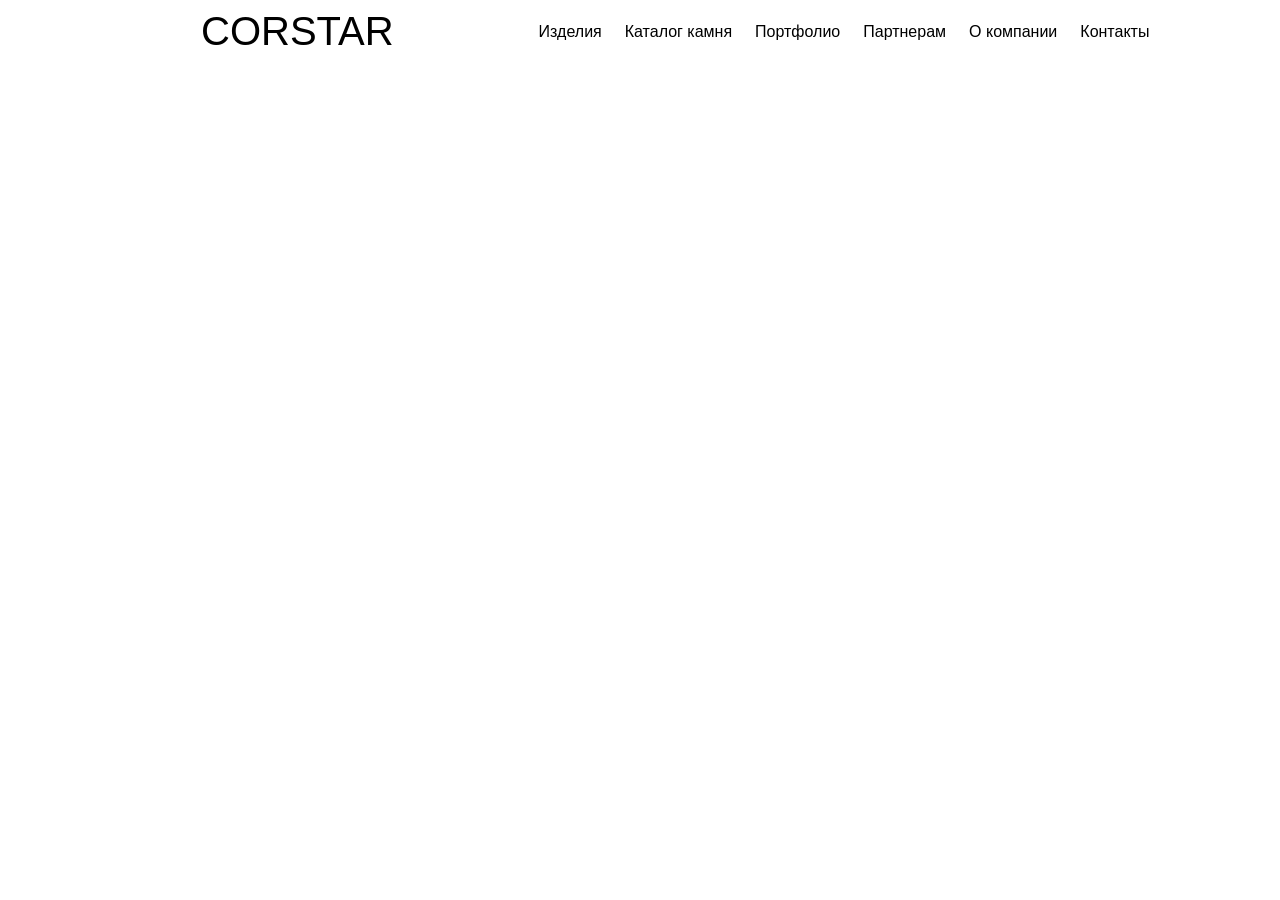
<file: page147404576.html>
<!DOCTYPE html> <html> <head> <meta charset="utf-8" /> <meta http-equiv="Content-Type" content="text/html; charset=utf-8" /> <meta name="viewport" content="width=device-width, initial-scale=1.0" /> <!--metatextblock--> <title>Header</title> <meta property="og:url" content="header" /> <meta property="og:title" content="Header" /> <meta property="og:description" content="" /> <meta property="og:type" content="website" /> <link rel="canonical" href="header"> <!--/metatextblock--> <meta name="format-detection" content="telephone=no" /> <meta http-equiv="x-dns-prefetch-control" content="on"> <link rel="dns-prefetch" href="https://ws.tildacdn.com">  <!--favicons--> <link rel="shortcut icon" href="images/tildafavicon.ico" type="image/x-icon"/> <!--/favicons--> <!-- Assets --> <script src="https://neo.tildacdn.com/js/tilda-fallback-1.0.min.js" async charset="utf-8"></script> <link rel="stylesheet" href="css/tilda-grid-3.0.min.css" type="text/css" media="all" onerror="this.loaderr='y';"/> <link rel="stylesheet" href="css/tilda-blocks-page147404576.min.css?t=1781058413" type="text/css" media="all" onerror="this.loaderr='y';" /> <link rel="stylesheet" href="https://fonts.googleapis.com/css2?family=Onest:wght@100..900&display=swap" type="text/css" /> <script nomodule src="js/tilda-polyfill-1.0.min.js" charset="utf-8"></script> <script type="text/javascript">function t_onReady(func) {if(document.readyState!='loading') {func();} else {document.addEventListener('DOMContentLoaded',func);}}
function t_onFuncLoad(funcName,okFunc,time) {if(typeof window[funcName]==='function') {okFunc();} else {setTimeout(function() {t_onFuncLoad(funcName,okFunc,time);},(time||100));}}function t396_initialScale(t){var e=document.getElementById("rec"+t);if(e){var i=e.querySelector(".t396__artboard");if(i){window.tn_scale_initial_window_width||(window.tn_scale_initial_window_width=document.documentElement.clientWidth);var a=window.tn_scale_initial_window_width,r=[],n,l=i.getAttribute("data-artboard-screens");if(l){l=l.split(",");for(var o=0;o<l.length;o++)r[o]=parseInt(l[o],10)}else r=[320,480,640,960,1200];for(var o=0;o<r.length;o++){var d=r[o];a>=d&&(n=d)}var _="edit"===window.allrecords.getAttribute("data-tilda-mode"),c="center"===t396_getFieldValue(i,"valign",n,r),s="grid"===t396_getFieldValue(i,"upscale",n,r),w=t396_getFieldValue(i,"height_vh",n,r),g=t396_getFieldValue(i,"height",n,r),u=!!window.opr&&!!window.opr.addons||!!window.opera||-1!==navigator.userAgent.indexOf(" OPR/");if(!_&&c&&!s&&!w&&g&&!u){var h=parseFloat((a/n).toFixed(3)),f=[i,i.querySelector(".t396__carrier"),i.querySelector(".t396__filter")],v=Math.floor(parseInt(g,10)*h)+"px",p;i.style.setProperty("--initial-scale-height",v);for(var o=0;o<f.length;o++)f[o].style.setProperty("height","var(--initial-scale-height)");t396_scaleInitial__getElementsToScale(i).forEach((function(t){t.style.zoom=h}))}}}}function t396_scaleInitial__getElementsToScale(t){return t?Array.prototype.slice.call(t.children).filter((function(t){return t&&(t.classList.contains("t396__elem")||t.classList.contains("t396__group"))})):[]}function t396_getFieldValue(t,e,i,a){var r,n=a[a.length-1];if(!(r=i===n?t.getAttribute("data-artboard-"+e):t.getAttribute("data-artboard-"+e+"-res-"+i)))for(var l=0;l<a.length;l++){var o=a[l];if(!(o<=i)&&(r=o===n?t.getAttribute("data-artboard-"+e):t.getAttribute("data-artboard-"+e+"-res-"+o)))break}return r}window.TN_SCALE_INITIAL_VER="1.0",window.tn_scale_initial_window_width=null;</script> <script src="js/tilda-scripts-3.0.min.js" charset="utf-8" defer onerror="this.loaderr='y';"></script> <script src="js/tilda-blocks-page147404576.min.js?t=1781058413" charset="utf-8" async onerror="this.loaderr='y';"></script> <script src="js/lazyload-1.3.min.export.js" charset="utf-8" async onerror="this.loaderr='y';"></script> <script src="js/tilda-zero-1.1.min.js" charset="utf-8" async onerror="this.loaderr='y';"></script> <script src="js/tilda-zero-scale-1.0.min.js" charset="utf-8" async onerror="this.loaderr='y';"></script> <script src="js/tilda-events-1.0.min.js" charset="utf-8" async onerror="this.loaderr='y';"></script> <script type="text/javascript">window.dataLayer=window.dataLayer||[];</script> <script type="text/javascript">(function() {var ttt='cebo';var tt='oog';var re=new RegExp("bot|g" + tt + "le|yandex|baidu|bing|msn|duckduckbot|teoma|slurp|crawler|spider|robot|crawling|fa" + ttt + "ok","i");if((re.test(navigator.userAgent))===false&&typeof(sessionStorage)!='undefined'&&sessionStorage.getItem('visited')!=='y'&&document.visibilityState){var style=document.createElement('style');style.type='text/css';style.innerHTML='@media screen and (min-width: 980px) {.t-records {opacity: 0;}.t-records_animated {-webkit-transition: opacity ease-in-out .2s;-moz-transition: opacity ease-in-out .2s;-o-transition: opacity ease-in-out .2s;transition: opacity ease-in-out .2s;}.t-records.t-records_visible {opacity: 1;}}';document.getElementsByTagName('head')[0].appendChild(style);function t_setvisRecs(){var alr=document.querySelectorAll('.t-records');Array.prototype.forEach.call(alr,function(el) {el.classList.add("t-records_animated");});setTimeout(function() {Array.prototype.forEach.call(alr,function(el) {el.classList.add("t-records_visible");});sessionStorage.setItem("visited","y");},400);}
document.addEventListener('DOMContentLoaded',t_setvisRecs);}})();</script></head> <body class="t-body" style="margin:0;"> <!--allrecords--> <div id="allrecords" data-tilda-export="yes" class="t-records" data-hook="blocks-collection-content-node" data-tilda-project-id="26170466" data-tilda-page-id="147404576" data-tilda-page-alias="header" data-tilda-formskey="00ec5510e7ed70ca568b2d1626170466" data-tilda-cookie="no" data-tilda-lazy="yes" data-tilda-root-zone="com" data-tilda-project-country="RU"> <div id="rec2360948991" class="r t-rec" style=" " data-animationappear="off" data-record-type="396"> <!-- T396 --> <style>#rec2360948991 .t396__artboard {height:60px;background-color:#ffffff;}#rec2360948991 .t396__filter {height:60px;}#rec2360948991 .t396__carrier{height:60px;background-position:center center;background-attachment:scroll;background-size:cover;background-repeat:no-repeat;}@media screen and (max-width:1439px) {#rec2360948991 .t396__artboard,#rec2360948991 .t396__filter,#rec2360948991 .t396__carrier {}#rec2360948991 .t396__filter {}#rec2360948991 .t396__carrier {background-attachment:scroll;}}@media screen and (max-width:959px) {#rec2360948991 .t396__artboard,#rec2360948991 .t396__filter,#rec2360948991 .t396__carrier {}#rec2360948991 .t396__filter {}#rec2360948991 .t396__carrier {background-attachment:scroll;}}@media screen and (max-width:639px) {#rec2360948991 .t396__artboard,#rec2360948991 .t396__filter,#rec2360948991 .t396__carrier {}#rec2360948991 .t396__filter {}#rec2360948991 .t396__carrier {background-attachment:scroll;}}@media screen and (max-width:479px) {#rec2360948991 .t396__artboard,#rec2360948991 .t396__filter,#rec2360948991 .t396__carrier {}#rec2360948991 .t396__filter {}#rec2360948991 .t396__carrier {background-attachment:scroll;}}#rec2360948991 .tn-group[data-group-id="1780931527665000002"] {z-index:3;position:absolute;top:8px;left:calc(50% - 720px + 41px);width:1358px;height:46px;}#rec2360948991 .tn-group[data-group-id="1780931527665000002"] #molecule-1780931527665000002 {width:100%;height:100%;position:relative;display:flex;overflow:visible visible;flex-direction:row;column-gap:144px;align-items:center;justify-content:flex-start;align-content:flex-start;padding:0px 0px 0px 0px ;border-color:transparent ;border-style:solid ;box-sizing:border-box;border-radius:0px 0px 0px 0px;transition:background-color var(--t396-speedhover,0s) ease-in-out,color var(--t396-speedhover,0s) ease-in-out,border-color var(--t396-speedhover,0s) ease-in-out,box-shadow var(--t396-shadowshoverspeed,0.2s) ease-in-out;}@supports (-webkit-touch-callout:none) and (not (translate:none)) {#rec2360948991 .tn-group[data-group-id="1780931527665000002"] #molecule-1780931527665000002 {gap:0;}#rec2360948991 .tn-group[data-group-id="1780931527665000002"] #molecule-1780931527665000002 > *:not(:last-child) {margin-right:144px;}}@media screen and (max-width:1439px) {#rec2360948991 .tn-group[data-group-id="1780931527665000002"] {display:flex;}#rec2360948991 .tn-group[data-group-id="1780931527665000002"] #molecule-1780931527665000002 {display:flex;}}@media screen and (max-width:959px) {#rec2360948991 .tn-group[data-group-id="1780931527665000002"] {display:flex;}#rec2360948991 .tn-group[data-group-id="1780931527665000002"] #molecule-1780931527665000002 {display:flex;}}@media screen and (max-width:639px) {#rec2360948991 .tn-group[data-group-id="1780931527665000002"] {display:flex;}#rec2360948991 .tn-group[data-group-id="1780931527665000002"] #molecule-1780931527665000002 {display:flex;}}@media screen and (max-width:479px) {#rec2360948991 .tn-group[data-group-id="1780931527665000002"] {display:flex;}#rec2360948991 .tn-group[data-group-id="1780931527665000002"] #molecule-1780931527665000002 {display:flex;}}#rec2360948991 .tn-group[data-group-id="1780931503064000001"] {z-index:3;position:absolute;top:8px;left:1144px;width:214px;height:auto;flex-shrink:0;margin:0 0 0 0;}#rec2360948991 .tn-group[data-group-id="1780931503064000001"] #molecule-1780931503064000001 {width:100%;height:100%;position:relative;display:flex;overflow:visible visible;flex-direction:row;column-gap:6px;align-items:center;justify-content:flex-start;align-content:flex-start;padding:0px 0px 0px 0px ;border-color:transparent ;border-style:solid ;box-sizing:border-box;border-radius:0px 0px 0px 0px;transition:background-color var(--t396-speedhover,0s) ease-in-out,color var(--t396-speedhover,0s) ease-in-out,border-color var(--t396-speedhover,0s) ease-in-out,box-shadow var(--t396-shadowshoverspeed,0.2s) ease-in-out;}@supports (-webkit-touch-callout:none) and (not (translate:none)) {#rec2360948991 .tn-group[data-group-id="1780931503064000001"] #molecule-1780931503064000001 {gap:0;}#rec2360948991 .tn-group[data-group-id="1780931503064000001"] #molecule-1780931503064000001 > *:not(:last-child) {margin-right:6px;}}@media screen and (max-width:1439px) {#rec2360948991 .tn-group[data-group-id="1780931503064000001"] {display:flex;height:auto;flex-shrink:0;order:;align-self:auto;}#rec2360948991 .tn-group[data-group-id="1780931503064000001"] #molecule-1780931503064000001 {display:flex;}}@media screen and (max-width:959px) {#rec2360948991 .tn-group[data-group-id="1780931503064000001"] {display:flex;height:auto;flex-shrink:0;order:;align-self:auto;}#rec2360948991 .tn-group[data-group-id="1780931503064000001"] #molecule-1780931503064000001 {display:flex;}}@media screen and (max-width:639px) {#rec2360948991 .tn-group[data-group-id="1780931503064000001"] {display:flex;height:auto;flex-shrink:0;order:;align-self:auto;}#rec2360948991 .tn-group[data-group-id="1780931503064000001"] #molecule-1780931503064000001 {display:flex;}}@media screen and (max-width:479px) {#rec2360948991 .tn-group[data-group-id="1780931503064000001"] {display:flex;height:auto;flex-shrink:0;order:;align-self:auto;}#rec2360948991 .tn-group[data-group-id="1780931503064000001"] #molecule-1780931503064000001 {display:flex;}}#rec2360948991 .tn-elem[data-elem-id="1780927529602000022"]{color:#000000;z-index:3;top:4px;left:72px;width:auto;flex-shrink:0;height:auto;margin:0 0 0 0;}#rec2360948991 .tn-elem[data-elem-id="1780927529602000022"] .tn-atom{vertical-align:middle;white-space:nowrap;color:#000000;font-size:14px;font-family:var(--t-text-font,Arial);line-height:1.55;font-weight:400;background-position:center center;border-width:var(--t396-borderwidth,0);border-style:var(--t396-borderstyle,solid);border-color:var(--t396-bordercolor,transparent);transition:background-color var(--t396-speedhover,0s) ease-in-out,color var(--t396-speedhover,0s) ease-in-out,border-color var(--t396-speedhover,0s) ease-in-out,box-shadow var(--t396-shadowshoverspeed,0.2s) ease-in-out;--t396-shadow-text-opacity:100%;text-shadow:var(--t396-shadow-text-x,0px) var(--t396-shadow-text-y,0px) var(--t396-shadow-text-blur,0px) rgba(var(--t396-shadow-text-color),var(--t396-shadow-text-opacity,100%));}@media screen and (max-width:1439px){#rec2360948991 .tn-elem[data-elem-id="1780927529602000022"]{display:table;width:auto;height:auto;flex-shrink:0;}#rec2360948991 .tn-elem[data-elem-id="1780927529602000022"] .tn-atom{white-space:nowrap;background-size:cover;}}@media screen and (max-width:959px){#rec2360948991 .tn-elem[data-elem-id="1780927529602000022"]{display:table;width:auto;height:auto;flex-shrink:0;}#rec2360948991 .tn-elem[data-elem-id="1780927529602000022"] .tn-atom{white-space:nowrap;background-size:cover;}}@media screen and (max-width:639px){#rec2360948991 .tn-elem[data-elem-id="1780927529602000022"]{display:table;width:auto;height:auto;flex-shrink:0;}#rec2360948991 .tn-elem[data-elem-id="1780927529602000022"] .tn-atom{white-space:nowrap;background-size:cover;}}@media screen and (max-width:479px){#rec2360948991 .tn-elem[data-elem-id="1780927529602000022"]{display:table;width:auto;height:auto;flex-shrink:0;}#rec2360948991 .tn-elem[data-elem-id="1780927529602000022"] .tn-atom{white-space:nowrap;background-size:cover;}}#rec2360948991 .tn-elem[data-elem-id="1780927529602000020"]{z-index:3;top:0px;left:36px;width:30px;flex-shrink:0;height:30px;margin:0 0 0 0;}#rec2360948991 .tn-elem[data-elem-id="1780927529602000020"] .tn-atom{border-radius:0px 0px 0px 0px;background-position:center center;background-size:cover;background-repeat:no-repeat;border-width:var(--t396-borderwidth,0);border-style:var(--t396-borderstyle,solid);border-color:var(--t396-bordercolor,transparent);transition:background-color var(--t396-speedhover,0s) ease-in-out,color var(--t396-speedhover,0s) ease-in-out,border-color var(--t396-speedhover,0s) ease-in-out,box-shadow var(--t396-shadowshoverspeed,0.2s) ease-in-out;}@media screen and (max-width:1439px){#rec2360948991 .tn-elem[data-elem-id="1780927529602000020"]{display:table;flex-shrink:0;}}@media screen and (max-width:959px){#rec2360948991 .tn-elem[data-elem-id="1780927529602000020"]{display:table;flex-shrink:0;}}@media screen and (max-width:639px){#rec2360948991 .tn-elem[data-elem-id="1780927529602000020"]{display:table;flex-shrink:0;}}@media screen and (max-width:479px){#rec2360948991 .tn-elem[data-elem-id="1780927529602000020"]{display:table;flex-shrink:0;}}#rec2360948991 .tn-elem[data-elem-id="1780927529602000021"]{z-index:3;top:0px;left:0px;width:30px;flex-shrink:0;height:30px;margin:0 0 0 0;}#rec2360948991 .tn-elem[data-elem-id="1780927529602000021"] .tn-atom{border-radius:0px 0px 0px 0px;background-position:center center;background-size:cover;background-repeat:no-repeat;border-width:var(--t396-borderwidth,0);border-style:var(--t396-borderstyle,solid);border-color:var(--t396-bordercolor,transparent);transition:background-color var(--t396-speedhover,0s) ease-in-out,color var(--t396-speedhover,0s) ease-in-out,border-color var(--t396-speedhover,0s) ease-in-out,box-shadow var(--t396-shadowshoverspeed,0.2s) ease-in-out;}@media screen and (max-width:1439px){#rec2360948991 .tn-elem[data-elem-id="1780927529602000021"]{display:table;flex-shrink:0;}}@media screen and (max-width:959px){#rec2360948991 .tn-elem[data-elem-id="1780927529602000021"]{display:table;flex-shrink:0;}}@media screen and (max-width:639px){#rec2360948991 .tn-elem[data-elem-id="1780927529602000021"]{display:table;flex-shrink:0;}}@media screen and (max-width:479px){#rec2360948991 .tn-elem[data-elem-id="1780927529602000021"]{display:table;flex-shrink:0;}}#rec2360948991 .tn-group[data-group-id="1780927529601000013"] {z-index:3;position:absolute;top:13px;left:324px;width:676px;height:auto;flex-shrink:0;}#rec2360948991 .tn-group[data-group-id="1780927529601000013"] #molecule-1780927529601000013 {width:100%;height:100%;position:relative;display:flex;overflow:visible visible;flex-direction:row;column-gap:23px;align-items:flex-start;justify-content:flex-start;align-content:flex-start;border-color:transparent ;border-style:solid ;border-width:1px;box-sizing:border-box;border-radius:0px 0px 0px 0px;transition:background-color var(--t396-speedhover,0s) ease-in-out,color var(--t396-speedhover,0s) ease-in-out,border-color var(--t396-speedhover,0s) ease-in-out,box-shadow var(--t396-shadowshoverspeed,0.2s) ease-in-out;}@supports (-webkit-touch-callout:none) and (not (translate:none)) {#rec2360948991 .tn-group[data-group-id="1780927529601000013"] #molecule-1780927529601000013 {gap:0;}#rec2360948991 .tn-group[data-group-id="1780927529601000013"] #molecule-1780927529601000013 > *:not(:last-child) {margin-right:23px;}}@media screen and (max-width:1439px) {#rec2360948991 .tn-group[data-group-id="1780927529601000013"] {height:auto;flex-shrink:0;order:;align-self:auto;}#rec2360948991 .tn-group[data-group-id="1780927529601000013"] #molecule-1780927529601000013 {display:flex;}}@media screen and (max-width:959px) {#rec2360948991 .tn-group[data-group-id="1780927529601000013"] {height:auto;flex-shrink:0;order:;align-self:auto;}#rec2360948991 .tn-group[data-group-id="1780927529601000013"] #molecule-1780927529601000013 {display:flex;}}@media screen and (max-width:639px) {#rec2360948991 .tn-group[data-group-id="1780927529601000013"] {height:auto;flex-shrink:0;order:;align-self:auto;}#rec2360948991 .tn-group[data-group-id="1780927529601000013"] #molecule-1780927529601000013 {display:flex;}}@media screen and (max-width:479px) {#rec2360948991 .tn-group[data-group-id="1780927529601000013"] {height:auto;flex-shrink:0;order:;align-self:auto;}#rec2360948991 .tn-group[data-group-id="1780927529601000013"] #molecule-1780927529601000013 {display:flex;}}#rec2360948991 .tn-elem[data-elem-id="1780927529602000018"]{color:#000000;z-index:3;top:0px;left:595px;width:auto;flex-shrink:0;height:auto;margin:0 0 0 0;}#rec2360948991 .tn-elem[data-elem-id="1780927529602000018"] .tn-atom{vertical-align:middle;white-space:nowrap;color:#000000;font-size:16px;font-family:var(--t-text-font,Arial);line-height:1.16;font-weight:500;background-position:center center;border-width:var(--t396-borderwidth,0);border-style:var(--t396-borderstyle,solid);border-color:var(--t396-bordercolor,transparent);transition:background-color var(--t396-speedhover,0s) ease-in-out,color var(--t396-speedhover,0s) ease-in-out,border-color var(--t396-speedhover,0s) ease-in-out,box-shadow var(--t396-shadowshoverspeed,0.2s) ease-in-out;--t396-shadow-text-opacity:100%;text-shadow:var(--t396-shadow-text-x,0px) var(--t396-shadow-text-y,0px) var(--t396-shadow-text-blur,0px) rgba(var(--t396-shadow-text-color),var(--t396-shadow-text-opacity,100%));}@media screen and (max-width:1439px){#rec2360948991 .tn-elem[data-elem-id="1780927529602000018"]{display:table;width:auto;height:auto;flex-shrink:0;}#rec2360948991 .tn-elem[data-elem-id="1780927529602000018"] .tn-atom{white-space:nowrap;background-size:cover;}}@media screen and (max-width:959px){#rec2360948991 .tn-elem[data-elem-id="1780927529602000018"]{display:table;width:auto;height:auto;flex-shrink:0;}#rec2360948991 .tn-elem[data-elem-id="1780927529602000018"] .tn-atom{white-space:nowrap;background-size:cover;}}@media screen and (max-width:639px){#rec2360948991 .tn-elem[data-elem-id="1780927529602000018"]{display:table;width:auto;height:auto;flex-shrink:0;}#rec2360948991 .tn-elem[data-elem-id="1780927529602000018"] .tn-atom{white-space:nowrap;background-size:cover;}}@media screen and (max-width:479px){#rec2360948991 .tn-elem[data-elem-id="1780927529602000018"]{display:table;width:auto;height:auto;flex-shrink:0;}#rec2360948991 .tn-elem[data-elem-id="1780927529602000018"] .tn-atom{white-space:nowrap;background-size:cover;}}#rec2360948991 .tn-elem[data-elem-id="1780927529602000019"]{color:#000000;z-index:3;top:0px;left:472px;width:auto;flex-shrink:0;height:auto;margin:0 0 0 0;}#rec2360948991 .tn-elem[data-elem-id="1780927529602000019"] .tn-atom{vertical-align:middle;white-space:nowrap;color:#000000;font-size:16px;font-family:var(--t-text-font,Arial);line-height:1.16;font-weight:500;background-position:center center;border-width:var(--t396-borderwidth,0);border-style:var(--t396-borderstyle,solid);border-color:var(--t396-bordercolor,transparent);transition:background-color var(--t396-speedhover,0s) ease-in-out,color var(--t396-speedhover,0s) ease-in-out,border-color var(--t396-speedhover,0s) ease-in-out,box-shadow var(--t396-shadowshoverspeed,0.2s) ease-in-out;--t396-shadow-text-opacity:100%;text-shadow:var(--t396-shadow-text-x,0px) var(--t396-shadow-text-y,0px) var(--t396-shadow-text-blur,0px) rgba(var(--t396-shadow-text-color),var(--t396-shadow-text-opacity,100%));}@media screen and (max-width:1439px){#rec2360948991 .tn-elem[data-elem-id="1780927529602000019"]{display:table;width:auto;height:auto;flex-shrink:0;}#rec2360948991 .tn-elem[data-elem-id="1780927529602000019"] .tn-atom{white-space:nowrap;background-size:cover;}}@media screen and (max-width:959px){#rec2360948991 .tn-elem[data-elem-id="1780927529602000019"]{display:table;width:auto;height:auto;flex-shrink:0;}#rec2360948991 .tn-elem[data-elem-id="1780927529602000019"] .tn-atom{white-space:nowrap;background-size:cover;}}@media screen and (max-width:639px){#rec2360948991 .tn-elem[data-elem-id="1780927529602000019"]{display:table;width:auto;height:auto;flex-shrink:0;}#rec2360948991 .tn-elem[data-elem-id="1780927529602000019"] .tn-atom{white-space:nowrap;background-size:cover;}}@media screen and (max-width:479px){#rec2360948991 .tn-elem[data-elem-id="1780927529602000019"]{display:table;width:auto;height:auto;flex-shrink:0;}#rec2360948991 .tn-elem[data-elem-id="1780927529602000019"] .tn-atom{white-space:nowrap;background-size:cover;}}#rec2360948991 .tn-elem[data-elem-id="1780927529602000016"]{color:#000000;z-index:3;top:0px;left:353px;width:auto;flex-shrink:0;height:auto;margin:0 0 0 0;}#rec2360948991 .tn-elem[data-elem-id="1780927529602000016"] .tn-atom{vertical-align:middle;white-space:nowrap;color:#000000;font-size:16px;font-family:var(--t-text-font,Arial);line-height:1.16;font-weight:500;background-position:center center;border-width:var(--t396-borderwidth,0);border-style:var(--t396-borderstyle,solid);border-color:var(--t396-bordercolor,transparent);transition:background-color var(--t396-speedhover,0s) ease-in-out,color var(--t396-speedhover,0s) ease-in-out,border-color var(--t396-speedhover,0s) ease-in-out,box-shadow var(--t396-shadowshoverspeed,0.2s) ease-in-out;--t396-shadow-text-opacity:100%;text-shadow:var(--t396-shadow-text-x,0px) var(--t396-shadow-text-y,0px) var(--t396-shadow-text-blur,0px) rgba(var(--t396-shadow-text-color),var(--t396-shadow-text-opacity,100%));}@media screen and (max-width:1439px){#rec2360948991 .tn-elem[data-elem-id="1780927529602000016"]{display:table;width:auto;height:auto;flex-shrink:0;}#rec2360948991 .tn-elem[data-elem-id="1780927529602000016"] .tn-atom{white-space:nowrap;background-size:cover;}}@media screen and (max-width:959px){#rec2360948991 .tn-elem[data-elem-id="1780927529602000016"]{display:table;width:auto;height:auto;flex-shrink:0;}#rec2360948991 .tn-elem[data-elem-id="1780927529602000016"] .tn-atom{white-space:nowrap;background-size:cover;}}@media screen and (max-width:639px){#rec2360948991 .tn-elem[data-elem-id="1780927529602000016"]{display:table;width:auto;height:auto;flex-shrink:0;}#rec2360948991 .tn-elem[data-elem-id="1780927529602000016"] .tn-atom{white-space:nowrap;background-size:cover;}}@media screen and (max-width:479px){#rec2360948991 .tn-elem[data-elem-id="1780927529602000016"]{display:table;width:auto;height:auto;flex-shrink:0;}#rec2360948991 .tn-elem[data-elem-id="1780927529602000016"] .tn-atom{white-space:nowrap;background-size:cover;}}#rec2360948991 .tn-elem[data-elem-id="1780927529602000017"]{color:#000000;z-index:3;top:0px;left:237px;width:auto;flex-shrink:0;height:auto;margin:0 0 0 0;}#rec2360948991 .tn-elem[data-elem-id="1780927529602000017"] .tn-atom{vertical-align:middle;white-space:nowrap;color:#000000;font-size:16px;font-family:var(--t-text-font,Arial);line-height:1.16;font-weight:500;background-position:center center;border-width:var(--t396-borderwidth,0);border-style:var(--t396-borderstyle,solid);border-color:var(--t396-bordercolor,transparent);transition:background-color var(--t396-speedhover,0s) ease-in-out,color var(--t396-speedhover,0s) ease-in-out,border-color var(--t396-speedhover,0s) ease-in-out,box-shadow var(--t396-shadowshoverspeed,0.2s) ease-in-out;--t396-shadow-text-opacity:100%;text-shadow:var(--t396-shadow-text-x,0px) var(--t396-shadow-text-y,0px) var(--t396-shadow-text-blur,0px) rgba(var(--t396-shadow-text-color),var(--t396-shadow-text-opacity,100%));}@media screen and (max-width:1439px){#rec2360948991 .tn-elem[data-elem-id="1780927529602000017"]{display:table;width:auto;height:auto;flex-shrink:0;}#rec2360948991 .tn-elem[data-elem-id="1780927529602000017"] .tn-atom{white-space:nowrap;background-size:cover;}}@media screen and (max-width:959px){#rec2360948991 .tn-elem[data-elem-id="1780927529602000017"]{display:table;width:auto;height:auto;flex-shrink:0;}#rec2360948991 .tn-elem[data-elem-id="1780927529602000017"] .tn-atom{white-space:nowrap;background-size:cover;}}@media screen and (max-width:639px){#rec2360948991 .tn-elem[data-elem-id="1780927529602000017"]{display:table;width:auto;height:auto;flex-shrink:0;}#rec2360948991 .tn-elem[data-elem-id="1780927529602000017"] .tn-atom{white-space:nowrap;background-size:cover;}}@media screen and (max-width:479px){#rec2360948991 .tn-elem[data-elem-id="1780927529602000017"]{display:table;width:auto;height:auto;flex-shrink:0;}#rec2360948991 .tn-elem[data-elem-id="1780927529602000017"] .tn-atom{white-space:nowrap;background-size:cover;}}#rec2360948991 .tn-elem[data-elem-id="1780927529601000014"]{color:#000000;z-index:3;top:0px;left:93px;width:auto;flex-shrink:0;height:auto;margin:0 0 0 0;}#rec2360948991 .tn-elem[data-elem-id="1780927529601000014"] .tn-atom{vertical-align:middle;white-space:nowrap;color:#000000;font-size:16px;font-family:var(--t-text-font,Arial);line-height:1.16;font-weight:500;background-position:center center;border-width:var(--t396-borderwidth,0);border-style:var(--t396-borderstyle,solid);border-color:var(--t396-bordercolor,transparent);transition:background-color var(--t396-speedhover,0s) ease-in-out,color var(--t396-speedhover,0s) ease-in-out,border-color var(--t396-speedhover,0s) ease-in-out,box-shadow var(--t396-shadowshoverspeed,0.2s) ease-in-out;--t396-shadow-text-opacity:100%;text-shadow:var(--t396-shadow-text-x,0px) var(--t396-shadow-text-y,0px) var(--t396-shadow-text-blur,0px) rgba(var(--t396-shadow-text-color),var(--t396-shadow-text-opacity,100%));}@media screen and (max-width:1439px){#rec2360948991 .tn-elem[data-elem-id="1780927529601000014"]{display:table;width:auto;height:auto;flex-shrink:0;}#rec2360948991 .tn-elem[data-elem-id="1780927529601000014"] .tn-atom{white-space:nowrap;background-size:cover;}}@media screen and (max-width:959px){#rec2360948991 .tn-elem[data-elem-id="1780927529601000014"]{display:table;width:auto;height:auto;flex-shrink:0;}#rec2360948991 .tn-elem[data-elem-id="1780927529601000014"] .tn-atom{white-space:nowrap;background-size:cover;}}@media screen and (max-width:639px){#rec2360948991 .tn-elem[data-elem-id="1780927529601000014"]{display:table;width:auto;height:auto;flex-shrink:0;}#rec2360948991 .tn-elem[data-elem-id="1780927529601000014"] .tn-atom{white-space:nowrap;background-size:cover;}}@media screen and (max-width:479px){#rec2360948991 .tn-elem[data-elem-id="1780927529601000014"]{display:table;width:auto;height:auto;flex-shrink:0;}#rec2360948991 .tn-elem[data-elem-id="1780927529601000014"] .tn-atom{white-space:nowrap;background-size:cover;}}#rec2360948991 .tn-elem[data-elem-id="1780927529601000015"]{color:#000000;z-index:3;top:0px;left:0px;width:auto;flex-shrink:0;height:auto;margin:0 0 0 0;}#rec2360948991 .tn-elem[data-elem-id="1780927529601000015"] .tn-atom{vertical-align:middle;white-space:nowrap;color:#000000;font-size:16px;font-family:var(--t-text-font,Arial);line-height:1.16;font-weight:500;background-position:center center;border-width:var(--t396-borderwidth,0);border-style:var(--t396-borderstyle,solid);border-color:var(--t396-bordercolor,transparent);transition:background-color var(--t396-speedhover,0s) ease-in-out,color var(--t396-speedhover,0s) ease-in-out,border-color var(--t396-speedhover,0s) ease-in-out,box-shadow var(--t396-shadowshoverspeed,0.2s) ease-in-out;--t396-shadow-text-opacity:100%;text-shadow:var(--t396-shadow-text-x,0px) var(--t396-shadow-text-y,0px) var(--t396-shadow-text-blur,0px) rgba(var(--t396-shadow-text-color),var(--t396-shadow-text-opacity,100%));}@media screen and (max-width:1439px){#rec2360948991 .tn-elem[data-elem-id="1780927529601000015"]{display:table;width:auto;height:auto;flex-shrink:0;}#rec2360948991 .tn-elem[data-elem-id="1780927529601000015"] .tn-atom{white-space:nowrap;background-size:cover;}}@media screen and (max-width:959px){#rec2360948991 .tn-elem[data-elem-id="1780927529601000015"]{display:table;width:auto;height:auto;flex-shrink:0;}#rec2360948991 .tn-elem[data-elem-id="1780927529601000015"] .tn-atom{white-space:nowrap;background-size:cover;}}@media screen and (max-width:639px){#rec2360948991 .tn-elem[data-elem-id="1780927529601000015"]{display:table;width:auto;height:auto;flex-shrink:0;}#rec2360948991 .tn-elem[data-elem-id="1780927529601000015"] .tn-atom{white-space:nowrap;background-size:cover;}}@media screen and (max-width:479px){#rec2360948991 .tn-elem[data-elem-id="1780927529601000015"]{display:table;width:auto;height:auto;flex-shrink:0;}#rec2360948991 .tn-elem[data-elem-id="1780927529601000015"] .tn-atom{white-space:nowrap;background-size:cover;}}#rec2360948991 .tn-elem[data-elem-id="1780927529601000012"]{color:#000000;z-index:3;top:0px;left:0px;width:auto;flex-shrink:0;height:auto;margin:0 0 0 0;}#rec2360948991 .tn-elem[data-elem-id="1780927529601000012"] .tn-atom{vertical-align:middle;white-space:nowrap;color:#000000;font-size:40px;font-family:var(--t-text-font,Arial);line-height:1.16;font-weight:500;background-position:center center;border-width:var(--t396-borderwidth,0);border-style:var(--t396-borderstyle,solid);border-color:var(--t396-bordercolor,transparent);transition:background-color var(--t396-speedhover,0s) ease-in-out,color var(--t396-speedhover,0s) ease-in-out,border-color var(--t396-speedhover,0s) ease-in-out,box-shadow var(--t396-shadowshoverspeed,0.2s) ease-in-out;--t396-shadow-text-opacity:100%;text-shadow:var(--t396-shadow-text-x,0px) var(--t396-shadow-text-y,0px) var(--t396-shadow-text-blur,0px) rgba(var(--t396-shadow-text-color),var(--t396-shadow-text-opacity,100%));}@media screen and (max-width:1439px){#rec2360948991 .tn-elem[data-elem-id="1780927529601000012"]{display:table;width:auto;height:auto;flex-shrink:0;}#rec2360948991 .tn-elem[data-elem-id="1780927529601000012"] .tn-atom{white-space:nowrap;background-size:cover;}}@media screen and (max-width:959px){#rec2360948991 .tn-elem[data-elem-id="1780927529601000012"]{display:table;width:auto;height:auto;flex-shrink:0;}#rec2360948991 .tn-elem[data-elem-id="1780927529601000012"] .tn-atom{white-space:nowrap;background-size:cover;}}@media screen and (max-width:639px){#rec2360948991 .tn-elem[data-elem-id="1780927529601000012"]{display:table;width:auto;height:auto;flex-shrink:0;}#rec2360948991 .tn-elem[data-elem-id="1780927529601000012"] .tn-atom{white-space:nowrap;background-size:cover;}}@media screen and (max-width:479px){#rec2360948991 .tn-elem[data-elem-id="1780927529601000012"]{display:table;width:auto;height:auto;flex-shrink:0;}#rec2360948991 .tn-elem[data-elem-id="1780927529601000012"] .tn-atom{white-space:nowrap;background-size:cover;}}</style> <div class='t396'> <div class="t396__artboard" data-artboard-recid="2360948991" data-artboard-screens="320,480,640,960,1440" data-artboard-height="60" data-artboard-valign="center" data-artboard-upscale="grid"> <div class="t396__carrier" data-artboard-recid="2360948991"></div> <div class="t396__filter" data-artboard-recid="2360948991"></div> <div
class="t396__group tn-group tn-group__23609489911780931527665000002 t396__group-flex " data-fields="top,left,container" data-group-id="1780931527665000002" data-group-type-value="physical" data-group-top-value="8" data-group-left-value="41" data-group-padding="0 0 0 0" data-group-flex="auto" data-group-flexdirection="row" data-group-flexalignitems="center" data-group-widthmode="hug" data-group-heightmode="hug" data-group-height-value="46" data-group-width-value="1358" data-group-topunits-value="px" data-group-leftunits-value="px"> <div
class="tn-molecule"
id="molecule-1780931527665000002"> <div class='t396__elem tn-elem t396__elem-flex tn-elem__23609489911780927529601000012' data-elem-id='1780927529601000012' data-elem-type='text' data-field-top-value="8" data-field-left-value="41" data-field-height-value="46" data-field-width-value="180" data-field-axisy-value="top" data-field-axisx-value="left" data-field-container-value="grid" data-field-topunits-value="px" data-field-leftunits-value="px" data-field-heightunits-value="px" data-field-widthunits-value="px" data-field-textfit-value="autowidth" data-field-widthmode-value="hug" data-field-heightmode-value="hug" data-field-fontsize-value="40"> <div class='tn-atom'><a href=""style="color: inherit">CORSTAR</a></div> </div> <div
class="t396__group tn-group t396__elem-flex tn-group__23609489911780927529601000013 t396__group-flex " data-fields="top,left,container" data-group-id="1780927529601000013" data-group-type-value="physical" data-group-top-value="21" data-group-left-value="365" data-group-flex="auto" data-group-flexdirection="row" data-group-flexalignitems="flex-start" data-group-widthmode="fixed" data-group-heightmode="hug" data-group-height-value="21" data-group-width-value="676" data-group-topunits-value="px" data-group-leftunits-value="px"> <div
class="tn-molecule"
id="molecule-1780927529601000013"> <div class='t396__elem tn-elem t396__elem-flex tn-elem__23609489911780927529601000015' data-elem-id='1780927529601000015' data-elem-type='text' data-field-top-value="21" data-field-left-value="365" data-field-height-value="19" data-field-width-value="70" data-field-axisy-value="top" data-field-axisx-value="left" data-field-container-value="grid" data-field-topunits-value="px" data-field-leftunits-value="px" data-field-heightunits-value="px" data-field-widthunits-value="px" data-field-textfit-value="autowidth" data-field-widthmode-value="hug" data-field-heightmode-value="hug" data-field-fontsize-value="16"> <div class='tn-atom'field='tn_text_1780927529601000015'>Изделия</div> </div> <div class='t396__elem tn-elem t396__elem-flex tn-elem__23609489911780927529601000014' data-elem-id='1780927529601000014' data-elem-type='text' data-field-top-value="21" data-field-left-value="458" data-field-height-value="19" data-field-width-value="121" data-field-axisy-value="top" data-field-axisx-value="left" data-field-container-value="grid" data-field-topunits-value="px" data-field-leftunits-value="px" data-field-heightunits-value="px" data-field-widthunits-value="px" data-field-textfit-value="autowidth" data-field-widthmode-value="hug" data-field-heightmode-value="hug" data-field-fontsize-value="16"> <div class='tn-atom'field='tn_text_1780927529601000014'>Каталог камня</div> </div> <div class='t396__elem tn-elem t396__elem-flex tn-elem__23609489911780927529602000017' data-elem-id='1780927529602000017' data-elem-type='text' data-field-top-value="21" data-field-left-value="602" data-field-height-value="19" data-field-width-value="94" data-field-axisy-value="top" data-field-axisx-value="left" data-field-container-value="grid" data-field-topunits-value="px" data-field-leftunits-value="px" data-field-heightunits-value="px" data-field-widthunits-value="px" data-field-textfit-value="autowidth" data-field-widthmode-value="hug" data-field-heightmode-value="hug" data-field-fontsize-value="16"> <div class='tn-atom'field='tn_text_1780927529602000017'>Портфолио</div> </div> <div class='t396__elem tn-elem t396__elem-flex tn-elem__23609489911780927529602000016' data-elem-id='1780927529602000016' data-elem-type='text' data-field-top-value="21" data-field-left-value="718" data-field-height-value="19" data-field-width-value="96" data-field-axisy-value="top" data-field-axisx-value="left" data-field-container-value="grid" data-field-topunits-value="px" data-field-leftunits-value="px" data-field-heightunits-value="px" data-field-widthunits-value="px" data-field-textfit-value="autowidth" data-field-widthmode-value="hug" data-field-heightmode-value="hug" data-field-fontsize-value="16"> <div class='tn-atom'field='tn_text_1780927529602000016'>Партнерам</div> </div> <div class='t396__elem tn-elem t396__elem-flex tn-elem__23609489911780927529602000019' data-elem-id='1780927529602000019' data-elem-type='text' data-field-top-value="21" data-field-left-value="837" data-field-height-value="19" data-field-width-value="100" data-field-axisy-value="top" data-field-axisx-value="left" data-field-container-value="grid" data-field-topunits-value="px" data-field-leftunits-value="px" data-field-heightunits-value="px" data-field-widthunits-value="px" data-field-textfit-value="autowidth" data-field-widthmode-value="hug" data-field-heightmode-value="hug" data-field-fontsize-value="16"> <div class='tn-atom'field='tn_text_1780927529602000019'>О компании</div> </div> <div class='t396__elem tn-elem t396__elem-flex tn-elem__23609489911780927529602000018' data-elem-id='1780927529602000018' data-elem-type='text' data-field-top-value="21" data-field-left-value="960" data-field-height-value="19" data-field-width-value="78" data-field-axisy-value="top" data-field-axisx-value="left" data-field-container-value="grid" data-field-topunits-value="px" data-field-leftunits-value="px" data-field-heightunits-value="px" data-field-widthunits-value="px" data-field-textfit-value="autowidth" data-field-widthmode-value="hug" data-field-heightmode-value="hug" data-field-fontsize-value="16"> <div class='tn-atom'field='tn_text_1780927529602000018'>Контакты</div> </div> </div> </div> <div
class="t396__group tn-group t396__elem-flex tn-group__23609489911780931503064000001 t396__group-flex " data-fields="top,left,container" data-group-id="1780931503064000001" data-group-type-value="physical" data-group-top-value="16" data-group-left-value="1185" data-group-padding="0 0 0 0" data-group-flex="auto" data-group-flexdirection="row" data-group-flexalignitems="center" data-group-widthmode="fixed" data-group-heightmode="hug" data-group-height-value="30" data-group-width-value="214" data-group-topunits-value="px" data-group-leftunits-value="px"> <div
class="tn-molecule"
id="molecule-1780931503064000001"> <div class='t396__elem tn-elem t396__elem-flex tn-elem__23609489911780927529602000021' data-elem-id='1780927529602000021' data-elem-type='shape' data-field-top-value="16" data-field-left-value="1185" data-field-height-value="30" data-field-width-value="30" data-field-axisy-value="top" data-field-axisx-value="left" data-field-container-value="grid" data-field-topunits-value="px" data-field-leftunits-value="px" data-field-heightunits-value="px" data-field-widthunits-value="px" data-field-widthmode-value="fixed" data-field-heightmode-value="fixed"> <div class='tn-atom t-bgimg' data-original="images/tild3336-3233-4061-b363-653764393262__image.png"
aria-label='' role="img"> </div> </div> <div class='t396__elem tn-elem t396__elem-flex tn-elem__23609489911780927529602000020' data-elem-id='1780927529602000020' data-elem-type='shape' data-field-top-value="16" data-field-left-value="1221" data-field-height-value="30" data-field-width-value="30" data-field-axisy-value="top" data-field-axisx-value="left" data-field-container-value="grid" data-field-topunits-value="px" data-field-leftunits-value="px" data-field-heightunits-value="px" data-field-widthunits-value="px" data-field-widthmode-value="fixed" data-field-heightmode-value="fixed"> <div class='tn-atom t-bgimg' data-original="images/tild6330-3839-4263-b533-323737306437__image.png"
aria-label='' role="img"> </div> </div> <div class='t396__elem tn-elem t396__elem-flex tn-elem__23609489911780927529602000022' data-elem-id='1780927529602000022' data-elem-type='text' data-field-top-value="20" data-field-left-value="1257" data-field-height-value="22" data-field-width-value="142" data-field-axisy-value="top" data-field-axisx-value="left" data-field-container-value="grid" data-field-topunits-value="px" data-field-leftunits-value="px" data-field-heightunits-value="px" data-field-widthunits-value="px" data-field-textfit-value="autowidth" data-field-widthmode-value="hug" data-field-heightmode-value="hug" data-field-fontsize-value="14"> <div class='tn-atom'field='tn_text_1780927529602000022'>+7 (999) 999-99-99</div> </div> </div> </div> </div> </div> </div> </div> <script>t_onReady(function() {t_onFuncLoad('t396_init',function() {t396_init('2360948991');});});</script> <!-- /T396 --> </div> </div> <!--/allrecords--> <!-- Stat --> <script type="text/javascript">if(!window.mainTracker) {window.mainTracker='tilda';}
window.tildastatcookie='no';setTimeout(function(){(function(d,w,k,o,g) {var n=d.getElementsByTagName(o)[0],s=d.createElement(o),f=function(){n.parentNode.insertBefore(s,n);};s.type="text/javascript";s.async=true;s.key=k;s.id="tildastatscript";s.src=g;if(w.opera=="[object Opera]") {d.addEventListener("DOMContentLoaded",f,false);} else {f();}})(document,window,'05389ec65feb6ba5091542f915e897db','script','js/tilda-stat-1.0.min.js');},2000);</script> </body> </html>
</file>
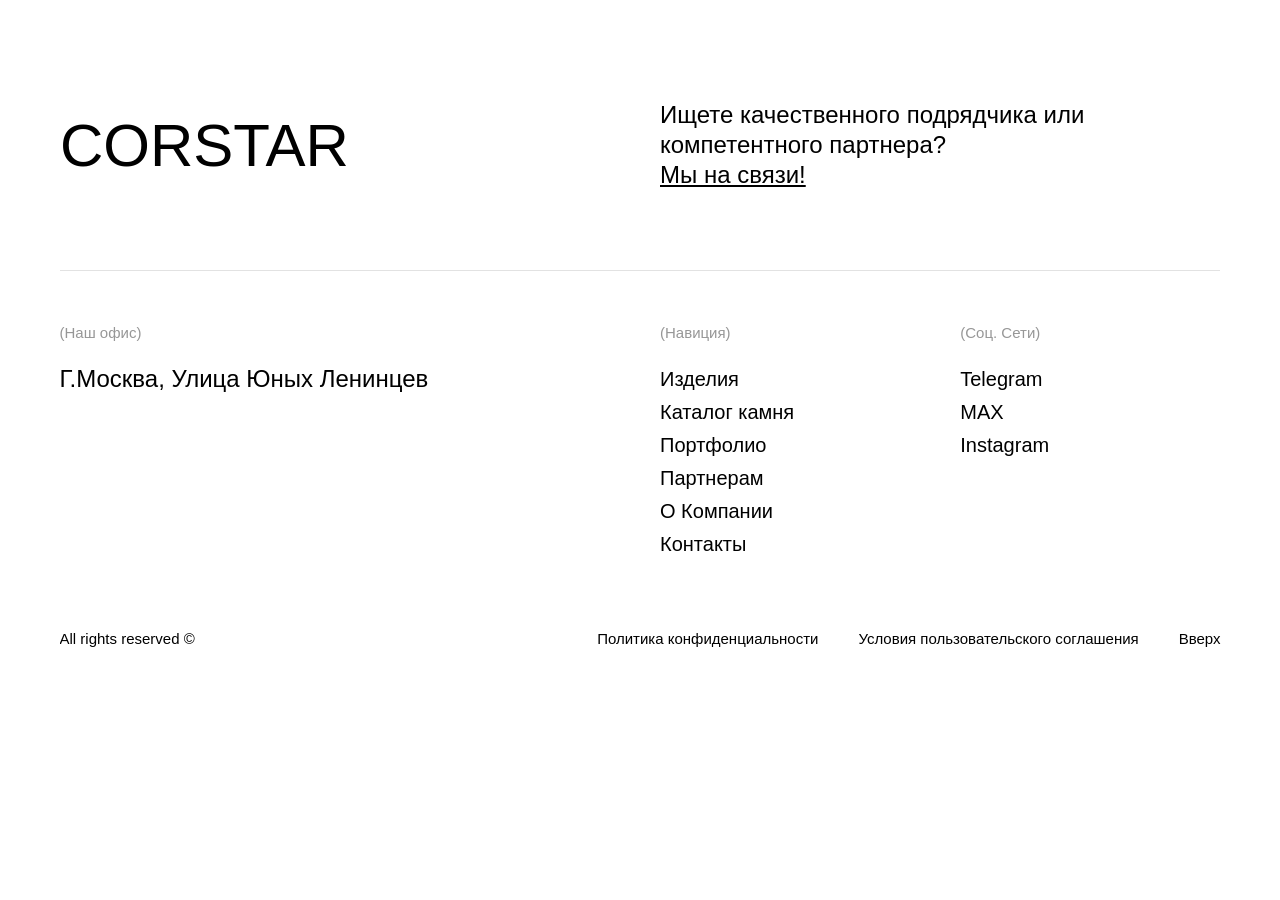
<file: page147757686.html>
<!DOCTYPE html>
<html>

<head>
    <meta charset="utf-8" />
    <meta http-equiv="Content-Type" content="text/html; charset=utf-8" />
    <meta name="viewport" content="width=device-width, initial-scale=1.0" /> <!--metatextblock-->
    <title>Footer</title>
    <meta property="og:url" content="footer" />
    <meta property="og:title" content="Footer" />
    <meta property="og:description" content="" />
    <meta property="og:type" content="website" />
    <link rel="canonical" href="footer"> <!--/metatextblock-->
    <meta name="format-detection" content="telephone=no" />
    <meta http-equiv="x-dns-prefetch-control" content="on">
    <link rel="dns-prefetch" href="https://ws.tildacdn.com"> <!--favicons-->
    <link rel="shortcut icon" href="images/tildafavicon.ico" type="image/x-icon" /> <!--/favicons--> <!-- Assets -->
    <script src="https://neo.tildacdn.com/js/tilda-fallback-1.0.min.js" async charset="utf-8"></script>
    <link rel="stylesheet" href="css/tilda-grid-3.0.min.css" type="text/css" media="all" onerror="this.loaderr='y';" />
    <link rel="stylesheet" href="css/tilda-blocks-page147757686.min.css?t=1781058413" type="text/css" media="all"
        onerror="this.loaderr='y';" />
    <link rel="stylesheet" href="https://fonts.googleapis.com/css2?family=Onest:wght@100..900&display=swap"
        type="text/css" />
    <script nomodule src="js/tilda-polyfill-1.0.min.js" charset="utf-8"></script>
    <script
        type="text/javascript">function t_onReady(func) { if (document.readyState != 'loading') { func(); } else { document.addEventListener('DOMContentLoaded', func); } }
            function t_onFuncLoad(funcName, okFunc, time) { if (typeof window[funcName] === 'function') { okFunc(); } else { setTimeout(function () { t_onFuncLoad(funcName, okFunc, time); }, (time || 100)); } } function t396_initialScale(t) { var e = document.getElementById("rec" + t); if (e) { var i = e.querySelector(".t396__artboard"); if (i) { window.tn_scale_initial_window_width || (window.tn_scale_initial_window_width = document.documentElement.clientWidth); var a = window.tn_scale_initial_window_width, r = [], n, l = i.getAttribute("data-artboard-screens"); if (l) { l = l.split(","); for (var o = 0; o < l.length; o++)r[o] = parseInt(l[o], 10) } else r = [320, 480, 640, 960, 1200]; for (var o = 0; o < r.length; o++) { var d = r[o]; a >= d && (n = d) } var _ = "edit" === window.allrecords.getAttribute("data-tilda-mode"), c = "center" === t396_getFieldValue(i, "valign", n, r), s = "grid" === t396_getFieldValue(i, "upscale", n, r), w = t396_getFieldValue(i, "height_vh", n, r), g = t396_getFieldValue(i, "height", n, r), u = !!window.opr && !!window.opr.addons || !!window.opera || -1 !== navigator.userAgent.indexOf(" OPR/"); if (!_ && c && !s && !w && g && !u) { var h = parseFloat((a / n).toFixed(3)), f = [i, i.querySelector(".t396__carrier"), i.querySelector(".t396__filter")], v = Math.floor(parseInt(g, 10) * h) + "px", p; i.style.setProperty("--initial-scale-height", v); for (var o = 0; o < f.length; o++)f[o].style.setProperty("height", "var(--initial-scale-height)"); t396_scaleInitial__getElementsToScale(i).forEach((function (t) { t.style.zoom = h })) } } } } function t396_scaleInitial__getElementsToScale(t) { return t ? Array.prototype.slice.call(t.children).filter((function (t) { return t && (t.classList.contains("t396__elem") || t.classList.contains("t396__group")) })) : [] } function t396_getFieldValue(t, e, i, a) { var r, n = a[a.length - 1]; if (!(r = i === n ? t.getAttribute("data-artboard-" + e) : t.getAttribute("data-artboard-" + e + "-res-" + i))) for (var l = 0; l < a.length; l++) { var o = a[l]; if (!(o <= i) && (r = o === n ? t.getAttribute("data-artboard-" + e) : t.getAttribute("data-artboard-" + e + "-res-" + o))) break } return r } window.TN_SCALE_INITIAL_VER = "1.0", window.tn_scale_initial_window_width = null;</script>
    <script src="js/tilda-scripts-3.0.min.js" charset="utf-8" defer onerror="this.loaderr='y';"></script>
    <script src="js/tilda-blocks-page147757686.min.js?t=1781058413" charset="utf-8" async
        onerror="this.loaderr='y';"></script>
    <script src="js/lazyload-1.3.min.export.js" charset="utf-8" async onerror="this.loaderr='y';"></script>
    <script src="js/tilda-zero-1.1.min.js" charset="utf-8" async onerror="this.loaderr='y';"></script>
    <script src="js/tilda-zero-scale-1.0.min.js" charset="utf-8" async onerror="this.loaderr='y';"></script>
    <script src="js/tilda-events-1.0.min.js" charset="utf-8" async onerror="this.loaderr='y';"></script>
    <script type="text/javascript">window.dataLayer = window.dataLayer || [];</script>
    <script type="text/javascript">(function () {
            var ttt = 'cebo'; var tt = 'oog'; var re = new RegExp("bot|g" + tt + "le|yandex|baidu|bing|msn|duckduckbot|teoma|slurp|crawler|spider|robot|crawling|fa" + ttt + "ok", "i"); if ((re.test(navigator.userAgent)) === false && typeof (sessionStorage) != 'undefined' && sessionStorage.getItem('visited') !== 'y' && document.visibilityState) {
                var style = document.createElement('style'); style.type = 'text/css'; style.innerHTML = '@media screen and (min-width: 980px) {.t-records {opacity: 0;}.t-records_animated {-webkit-transition: opacity ease-in-out .2s;-moz-transition: opacity ease-in-out .2s;-o-transition: opacity ease-in-out .2s;transition: opacity ease-in-out .2s;}.t-records.t-records_visible {opacity: 1;}}'; document.getElementsByTagName('head')[0].appendChild(style); function t_setvisRecs() { var alr = document.querySelectorAll('.t-records'); Array.prototype.forEach.call(alr, function (el) { el.classList.add("t-records_animated"); }); setTimeout(function () { Array.prototype.forEach.call(alr, function (el) { el.classList.add("t-records_visible"); }); sessionStorage.setItem("visited", "y"); }, 400); }
                document.addEventListener('DOMContentLoaded', t_setvisRecs);
            }
        })();</script>
</head>

<body class="t-body" style="margin:0;"> <!--allrecords-->
    <div id="allrecords" data-tilda-export="yes" class="t-records" data-hook="blocks-collection-content-node"
        data-tilda-project-id="26170466" data-tilda-page-id="147757686" data-tilda-page-alias="footer"
        data-tilda-formskey="00ec5510e7ed70ca568b2d1626170466" data-tilda-cookie="no" data-tilda-lazy="yes"
        data-tilda-root-zone="com" data-tilda-project-country="RU">
        <div id="rec2366586711" class="r t-rec" style=" " data-animationappear="off" data-record-type="2221"
            data-parenttplid="396"> <!-- T396 -->
            <style>
                #rec2366586711 .t396__artboard {
                    height: 700px;
                    background-color: #ffffff;
                    display: flex;
                    box-sizing: border-box;
                    flex-direction: column;
                    flex-wrap: nowrap;
                    align-items: center;
                    justify-content: flex-start;
                    align-content: flex-start;
                    row-gap: calc(50px * var(--zoom, 1));
                    padding-top: calc(100px * var(--zoom, 1));
                    padding-right: calc(0px * var(--zoom, 1));
                    padding-bottom: calc(50px * var(--zoom, 1));
                    padding-left: calc(0px * var(--zoom, 1));
                }

                @supports (-webkit-touch-callout:none) and (not (translate:none)) {
                    #rec2366586711 .t396__artboard {
                        gap: 0;
                    }

                    #rec2366586711 .t396__artboard>.tn-elem:not(:last-child),
                    #rec2366586711 .t396__artboard>.tn-group:not(:last-child) {
                        margin-bottom: 50px !important;
                    }
                }

                #rec2366586711 .t396__filter {
                    height: 700px;
                }

                #rec2366586711 .t396__carrier {
                    height: 700px;
                    background-position: center center;
                    background-attachment: scroll;
                    background-size: cover;
                    background-repeat: no-repeat;
                }

                @media screen and (max-width:1199px) {

                    #rec2366586711 .t396__artboard,
                    #rec2366586711 .t396__filter,
                    #rec2366586711 .t396__carrier {
                        height: 607px;
                    }

                    #rec2366586711 .t396__filter {}

                    #rec2366586711 .t396__carrier {
                        background-attachment: scroll;
                    }
                }

                @media screen and (max-width:959px) {

                    #rec2366586711 .t396__artboard,
                    #rec2366586711 .t396__filter,
                    #rec2366586711 .t396__carrier {
                        height: 672px;
                    }

                    #rec2366586711 .t396__artboard {
                        padding-top: calc(100px * var(--zoom, 1));
                        padding-right: calc(0px * var(--zoom, 1));
                        padding-bottom: calc(50px * var(--zoom, 1));
                        padding-left: calc(0px * var(--zoom, 1));
                    }

                    #rec2366586711 .t396__filter {}

                    #rec2366586711 .t396__carrier {
                        background-attachment: scroll;
                    }
                }

                @media screen and (max-width:639px) {

                    #rec2366586711 .t396__artboard,
                    #rec2366586711 .t396__filter,
                    #rec2366586711 .t396__carrier {
                        height: 817px;
                    }

                    #rec2366586711 .t396__artboard {
                        padding-top: calc(100px * var(--zoom, 1));
                        padding-right: calc(20px * var(--zoom, 1));
                        padding-bottom: calc(50px * var(--zoom, 1));
                        padding-left: calc(20px * var(--zoom, 1));
                    }

                    #rec2366586711 .t396__filter {}

                    #rec2366586711 .t396__carrier {
                        background-attachment: scroll;
                    }
                }

                @media screen and (max-width:479px) {

                    #rec2366586711 .t396__artboard,
                    #rec2366586711 .t396__filter,
                    #rec2366586711 .t396__carrier {
                        height: 975px;
                    }

                    #rec2366586711 .t396__artboard {
                        padding-top: calc(80px * var(--zoom, 1));
                        padding-right: calc(20px * var(--zoom, 1));
                        padding-bottom: calc(35px * var(--zoom, 1));
                        padding-left: calc(20px * var(--zoom, 1));
                    }

                    #rec2366586711 .t396__filter {}

                    #rec2366586711 .t396__carrier {
                        background-attachment: scroll;
                    }
                }

                #rec2366586711 .tn-group[data-group-id="1769525569152000003"] {
                    z-index: 3;
                    position: absolute;
                    top: 100px;
                    left: calc(50% - 600px + 120px);
                    width: 1160px;
                    height: auto;
                    flex-shrink: 0;
                    margin: 0 0 0 0;
                }

                #rec2366586711 .tn-group[data-group-id="1769525569152000003"] #molecule-1769525569152000003 {
                    width: 100%;
                    height: 100%;
                    position: relative;
                    display: flex;
                    overflow: visible visible;
                    flex-direction: column;
                    row-gap: 80px;
                    align-items: center;
                    justify-content: flex-start;
                    align-content: flex-start;
                    padding: 0px 0px 0px 0px;
                    border-color: transparent;
                    border-style: solid;
                    box-sizing: border-box;
                    border-radius: 0px 0px 0px 0px;
                    transition: background-color var(--t396-speedhover, 0s) ease-in-out, color var(--t396-speedhover, 0s) ease-in-out, border-color var(--t396-speedhover, 0s) ease-in-out, box-shadow var(--t396-shadowshoverspeed, 0.2s) ease-in-out;
                }

                @supports (-webkit-touch-callout:none) and (not (translate:none)) {
                    #rec2366586711 .tn-group[data-group-id="1769525569152000003"] #molecule-1769525569152000003 {
                        gap: 0;
                    }

                    #rec2366586711 .tn-group[data-group-id="1769525569152000003"] #molecule-1769525569152000003>*:not(:last-child) {
                        margin-bottom: 80px;
                    }
                }

                @media screen and (max-width:1199px) {
                    #rec2366586711 .tn-group[data-group-id="1769525569152000003"] {
                        display: flex;
                        top: 100px;
                        left: calc(50% - 480px + 42px);
                        width: 940px;
                        height: auto;
                        flex-shrink: 0;
                        order: ;
                        align-self: auto;
                    }

                    #rec2366586711 .tn-group[data-group-id="1769525569152000003"] #molecule-1769525569152000003 {
                        display: flex;
                    }
                }

                @media screen and (max-width:959px) {
                    #rec2366586711 .tn-group[data-group-id="1769525569152000003"] {
                        display: flex;
                        top: 100px;
                        left: calc(50% - 320px + 20px);
                        width: 600px;
                        height: auto;
                        flex-shrink: 0;
                        order: ;
                        align-self: auto;
                    }

                    #rec2366586711 .tn-group[data-group-id="1769525569152000003"] #molecule-1769525569152000003 {
                        display: flex;
                    }
                }

                @media screen and (max-width:639px) {
                    #rec2366586711 .tn-group[data-group-id="1769525569152000003"] {
                        display: flex;
                        top: 100px;
                        left: calc(50% - 240px + 20px);
                        width: 100%;
                        height: auto;
                        flex-shrink: 0;
                        order: ;
                        align-self: auto;
                    }

                    #rec2366586711 .tn-group[data-group-id="1769525569152000003"] #molecule-1769525569152000003 {
                        display: flex;
                        row-gap: 50px;
                    }

                    @supports (-webkit-touch-callout:none) and (not (translate:none)) {
                        #rec2366586711 .tn-group[data-group-id="1769525569152000003"] #molecule-1769525569152000003 {
                            gap: 0;
                        }

                        #rec2366586711 .tn-group[data-group-id="1769525569152000003"] #molecule-1769525569152000003>*:not(:last-child) {
                            margin-bottom: 50px;
                        }
                    }
                }

                @media screen and (max-width:479px) {
                    #rec2366586711 .tn-group[data-group-id="1769525569152000003"] {
                        display: flex;
                        top: 80px;
                        left: calc(50% - 160px + 20px);
                        width: 100%;
                        height: auto;
                        flex-shrink: 0;
                        order: ;
                        align-self: auto;
                    }

                    #rec2366586711 .tn-group[data-group-id="1769525569152000003"] #molecule-1769525569152000003 {
                        display: flex;
                    }
                }

                #rec2366586711 .tn-elem[data-elem-id="1769523841008"] {
                    z-index: 3;
                    top: 170px;
                    left: 0px;
                    width: 100%;
                    flex-shrink: 0;
                    height: 1px;
                    margin: 0 0 0 0;
                }

                #rec2366586711 .tn-elem[data-elem-id="1769523841008"] .tn-atom {
                    border-radius: 0px 0px 0px 0px;
                    opacity: 0.75;
                    background-color: #d9d9d9;
                    background-position: center center;
                    border-width: var(--t396-borderwidth, 0);
                    border-style: var(--t396-borderstyle, solid);
                    border-color: var(--t396-bordercolor, transparent);
                    transition: background-color var(--t396-speedhover, 0s) ease-in-out, color var(--t396-speedhover, 0s) ease-in-out, border-color var(--t396-speedhover, 0s) ease-in-out, box-shadow var(--t396-shadowshoverspeed, 0.2s) ease-in-out;
                }

                @media screen and (max-width:1199px) {
                    #rec2366586711 .tn-elem[data-elem-id="1769523841008"] {
                        display: table;
                        top: 143px;
                        left: 0px;
                        width: 100%;
                        height: 1px;
                        flex-shrink: 0;
                    }
                }

                @media screen and (max-width:959px) {
                    #rec2366586711 .tn-elem[data-elem-id="1769523841008"] {
                        display: table;
                        top: 190px;
                        left: 0px;
                        width: 100%;
                        height: 1px;
                        flex-shrink: 0;
                    }
                }

                @media screen and (max-width:639px) {
                    #rec2366586711 .tn-elem[data-elem-id="1769523841008"] {
                        display: table;
                        top: 185px;
                        left: 0px;
                        width: 100%;
                        flex-shrink: 0;
                    }
                }

                @media screen and (max-width:479px) {
                    #rec2366586711 .tn-elem[data-elem-id="1769523841008"] {
                        display: table;
                        top: 162px;
                        left: 0px;
                        width: 100%;
                        flex-shrink: 0;
                    }
                }

                #rec2366586711 .tn-group[data-group-id="1769523661951000001"] {
                    z-index: 3;
                    position: absolute;
                    top: 0px;
                    left: 0px;
                    width: 100%;
                    height: auto;
                    flex-shrink: 0;
                    margin: 0 0 0 0;
                }

                #rec2366586711 .tn-group[data-group-id="1769523661951000001"] #molecule-1769523661951000001 {
                    width: 100%;
                    height: 100%;
                    position: relative;
                    display: flex;
                    overflow: visible visible;
                    flex-direction: row;
                    column-gap: 40px;
                    align-items: center;
                    justify-content: flex-start;
                    align-content: flex-start;
                    padding: 0px 0px 0px 0px;
                    border-color: transparent;
                    border-style: solid;
                    box-sizing: border-box;
                    border-radius: 0px 0px 0px 0px;
                    transition: background-color var(--t396-speedhover, 0s) ease-in-out, color var(--t396-speedhover, 0s) ease-in-out, border-color var(--t396-speedhover, 0s) ease-in-out, box-shadow var(--t396-shadowshoverspeed, 0.2s) ease-in-out;
                }

                @supports (-webkit-touch-callout:none) and (not (translate:none)) {
                    #rec2366586711 .tn-group[data-group-id="1769523661951000001"] #molecule-1769523661951000001 {
                        gap: 0;
                    }

                    #rec2366586711 .tn-group[data-group-id="1769523661951000001"] #molecule-1769523661951000001>*:not(:last-child) {
                        margin-right: 40px;
                    }
                }

                @media screen and (max-width:1199px) {
                    #rec2366586711 .tn-group[data-group-id="1769523661951000001"] {
                        display: flex;
                        left: 0px;
                        width: 100%;
                        height: auto;
                        flex-shrink: 0;
                        order: ;
                        align-self: auto;
                    }

                    #rec2366586711 .tn-group[data-group-id="1769523661951000001"] #molecule-1769523661951000001 {
                        display: flex;
                        column-gap: 20px;
                    }

                    @supports (-webkit-touch-callout:none) and (not (translate:none)) {
                        #rec2366586711 .tn-group[data-group-id="1769523661951000001"] #molecule-1769523661951000001 {
                            gap: 0;
                        }

                        #rec2366586711 .tn-group[data-group-id="1769523661951000001"] #molecule-1769523661951000001>*:not(:last-child) {
                            margin-right: 20px;
                        }
                    }
                }

                @media screen and (max-width:959px) {
                    #rec2366586711 .tn-group[data-group-id="1769523661951000001"] {
                        display: flex;
                        top: 0px;
                        left: 0px;
                        width: 100%;
                        height: auto;
                        flex-shrink: 0;
                        order: ;
                        align-self: auto;
                    }

                    #rec2366586711 .tn-group[data-group-id="1769523661951000001"] #molecule-1769523661951000001 {
                        display: flex;
                        align-items: flex-end;
                    }
                }

                @media screen and (max-width:639px) {
                    #rec2366586711 .tn-group[data-group-id="1769523661951000001"] {
                        display: flex;
                        top: 0px;
                        left: 0px;
                        width: 100%;
                        height: auto;
                        flex-shrink: 0;
                        order: ;
                        align-self: auto;
                    }

                    #rec2366586711 .tn-group[data-group-id="1769523661951000001"] #molecule-1769523661951000001 {
                        display: flex;
                        flex-direction: column;
                        flex-wrap: unset;
                        row-gap: 20px;
                        align-items: flex-end;
                    }

                    @supports (-webkit-touch-callout:none) and (not (translate:none)) {
                        #rec2366586711 .tn-group[data-group-id="1769523661951000001"] #molecule-1769523661951000001 {
                            gap: 0;
                        }

                        #rec2366586711 .tn-group[data-group-id="1769523661951000001"] #molecule-1769523661951000001>*:not(:last-child) {
                            margin-bottom: 20px;
                        }
                    }
                }

                @media screen and (max-width:479px) {
                    #rec2366586711 .tn-group[data-group-id="1769523661951000001"] {
                        display: flex;
                        top: 0px;
                        left: 0px;
                        width: 100%;
                        height: auto;
                        flex-shrink: 0;
                        order: ;
                        align-self: auto;
                    }

                    #rec2366586711 .tn-group[data-group-id="1769523661951000001"] #molecule-1769523661951000001 {
                        display: flex;
                    }
                }

                #rec2366586711 .tn-elem[data-elem-id="1765043120938000003"] {
                    color: #000000;
                    z-index: 3;
                    top: 0px;
                    left: 600px;
                    width: 100%;
                    flex-shrink: 1;
                    height: auto;
                    margin: 0 0 0 0;
                }

                #rec2366586711 .tn-elem[data-elem-id="1765043120938000003"] .tn-atom {
                    vertical-align: middle;
                    color: #000000;
                    font-size: 24px;
                    font-family: var(--t-text-font, Arial);
                    line-height: 1.25;
                    font-weight: 400;
                    background-position: center center;
                    border-width: var(--t396-borderwidth, 0);
                    border-style: var(--t396-borderstyle, solid);
                    border-color: var(--t396-bordercolor, transparent);
                    transition: background-color var(--t396-speedhover, 0s) ease-in-out, color var(--t396-speedhover, 0s) ease-in-out, border-color var(--t396-speedhover, 0s) ease-in-out, box-shadow var(--t396-shadowshoverspeed, 0.2s) ease-in-out;
                    --t396-shadow-text-opacity: 100%;
                    text-shadow: var(--t396-shadow-text-x, 0px) var(--t396-shadow-text-y, 0px) var(--t396-shadow-text-blur, 0px) rgba(var(--t396-shadow-text-color), var(--t396-shadow-text-opacity, 100%));
                }

                @media screen and (max-width:1199px) {
                    #rec2366586711 .tn-elem[data-elem-id="1765043120938000003"] {
                        display: table;
                        left: 480px;
                        width: 100%;
                        height: auto;
                        flex-shrink: 1;
                    }

                    #rec2366586711 .tn-elem[data-elem-id="1765043120938000003"] .tn-atom {
                        vertical-align: middle;
                        white-space: normal;
                        background-size: cover;
                    }
                }

                @media screen and (max-width:959px) {
                    #rec2366586711 .tn-elem[data-elem-id="1765043120938000003"] {
                        display: table;
                        top: 50px;
                        left: 310px;
                        width: 100%;
                        height: auto;
                        flex-shrink: 1;
                    }

                    #rec2366586711 .tn-elem[data-elem-id="1765043120938000003"] .tn-atom {
                        white-space: normal;
                        background-size: cover;
                    }
                }

                @media screen and (max-width:639px) {
                    #rec2366586711 .tn-elem[data-elem-id="1765043120938000003"] {
                        display: table;
                        top: 75px;
                        left: 0px;
                        width: 100%;
                        height: auto;
                        flex-shrink: 0;
                    }

                    #rec2366586711 .tn-elem[data-elem-id="1765043120938000003"] .tn-atom {
                        white-space: normal;
                        background-size: cover;
                    }
                }

                @media screen and (max-width:479px) {
                    #rec2366586711 .tn-elem[data-elem-id="1765043120938000003"] {
                        display: table;
                        top: 62px;
                        left: 0px;
                        width: 100%;
                        height: auto;
                        flex-shrink: 0;
                    }

                    #rec2366586711 .tn-elem[data-elem-id="1765043120938000003"] .tn-atom {
                        white-space: normal;
                        font-size: 20px;
                        background-size: cover;
                    }
                }

                #rec2366586711 .tn-elem[data-elem-id="1764597036881"] {
                    color: #000000;
                    z-index: 3;
                    top: 8px;
                    left: 0px;
                    width: 100%;
                    flex-shrink: 1;
                    height: auto;
                    margin: 0 0 0 0;
                }

                #rec2366586711 .tn-elem[data-elem-id="1764597036881"] .tn-atom {
                    vertical-align: middle;
                    color: #000000;
                    font-size: 60px;
                    font-family: var(--t-headline-font, Arial);
                    line-height: 1.25;
                    font-weight: 400;
                    background-position: center center;
                    border-width: var(--t396-borderwidth, 0);
                    border-style: var(--t396-borderstyle, solid);
                    border-color: var(--t396-bordercolor, transparent);
                    transition: background-color var(--t396-speedhover, 0s) ease-in-out, color var(--t396-speedhover, 0s) ease-in-out, border-color var(--t396-speedhover, 0s) ease-in-out, box-shadow var(--t396-shadowshoverspeed, 0.2s) ease-in-out;
                    --t396-shadow-text-opacity: 100%;
                    text-shadow: var(--t396-shadow-text-x, 0px) var(--t396-shadow-text-y, 0px) var(--t396-shadow-text-blur, 0px) rgba(var(--t396-shadow-text-color), var(--t396-shadow-text-opacity, 100%));
                }

                @media screen and (max-width:1199px) {
                    #rec2366586711 .tn-elem[data-elem-id="1764597036881"] {
                        display: table;
                        left: 0px;
                        width: 100%;
                        height: auto;
                        flex-shrink: 1;
                    }

                    #rec2366586711 .tn-elem[data-elem-id="1764597036881"] .tn-atom {
                        white-space: normal;
                        font-size: 50px;
                        background-size: cover;
                    }
                }

                @media screen and (max-width:959px) {
                    #rec2366586711 .tn-elem[data-elem-id="1764597036881"] {
                        display: table;
                        top: 0px;
                        left: 0px;
                        width: 100%;
                        height: auto;
                        flex-shrink: 1;
                    }

                    #rec2366586711 .tn-elem[data-elem-id="1764597036881"] .tn-atom {
                        white-space: normal;
                        line-height: 1.1;
                        background-size: cover;
                    }
                }

                @media screen and (max-width:639px) {
                    #rec2366586711 .tn-elem[data-elem-id="1764597036881"] {
                        display: table;
                        top: 0px;
                        left: 0px;
                        width: 100%;
                        height: auto;
                        flex-shrink: 0;
                    }

                    #rec2366586711 .tn-elem[data-elem-id="1764597036881"] .tn-atom {
                        white-space: normal;
                        font-size: 50px;
                        background-size: cover;
                    }
                }

                @media screen and (max-width:479px) {
                    #rec2366586711 .tn-elem[data-elem-id="1764597036881"] {
                        display: table;
                        top: 0px;
                        left: 0px;
                        width: 100%;
                        height: auto;
                        flex-shrink: 0;
                        text-align: left;
                    }

                    #rec2366586711 .tn-elem[data-elem-id="1764597036881"] .tn-atom {
                        vertical-align: middle;
                        white-space: normal;
                        font-size: 38px;
                        background-size: cover;
                    }
                }

                #rec2366586711 .tn-group[data-group-id="1769525504950000001"] {
                    z-index: 3;
                    position: absolute;
                    top: 321px;
                    left: calc(50% - 600px + 120px);
                    width: 1161px;
                    height: auto;
                    flex-shrink: 0;
                    margin: 0 0 0 0;
                }

                #rec2366586711 .tn-group[data-group-id="1769525504950000001"] #molecule-1769525504950000001 {
                    width: 100%;
                    height: 100%;
                    position: relative;
                    display: flex;
                    overflow: visible visible;
                    flex-direction: column;
                    row-gap: 65px;
                    align-items: flex-start;
                    justify-content: flex-start;
                    align-content: flex-start;
                    padding: 0px 0px 0px 0px;
                    border-color: transparent;
                    border-style: solid;
                    box-sizing: border-box;
                    border-radius: 0px 0px 0px 0px;
                    transition: background-color var(--t396-speedhover, 0s) ease-in-out, color var(--t396-speedhover, 0s) ease-in-out, border-color var(--t396-speedhover, 0s) ease-in-out, box-shadow var(--t396-shadowshoverspeed, 0.2s) ease-in-out;
                }

                @supports (-webkit-touch-callout:none) and (not (translate:none)) {
                    #rec2366586711 .tn-group[data-group-id="1769525504950000001"] #molecule-1769525504950000001 {
                        gap: 0;
                    }

                    #rec2366586711 .tn-group[data-group-id="1769525504950000001"] #molecule-1769525504950000001>*:not(:last-child) {
                        margin-bottom: 65px;
                    }
                }

                @media screen and (max-width:1199px) {
                    #rec2366586711 .tn-group[data-group-id="1769525504950000001"] {
                        display: flex;
                        top: 294px;
                        left: calc(50% - 480px + 42px);
                        width: 940px;
                        height: auto;
                        flex-shrink: 0;
                        order: ;
                        align-self: auto;
                    }

                    #rec2366586711 .tn-group[data-group-id="1769525504950000001"] #molecule-1769525504950000001 {
                        display: flex;
                    }
                }

                @media screen and (max-width:959px) {
                    #rec2366586711 .tn-group[data-group-id="1769525504950000001"] {
                        display: flex;
                        top: 341px;
                        left: calc(50% - 320px + 20px);
                        width: 600px;
                        height: auto;
                        flex-shrink: 0;
                        order: ;
                        align-self: auto;
                    }

                    #rec2366586711 .tn-group[data-group-id="1769525504950000001"] #molecule-1769525504950000001 {
                        display: flex;
                    }
                }

                @media screen and (max-width:639px) {
                    #rec2366586711 .tn-group[data-group-id="1769525504950000001"] {
                        display: flex;
                        top: 336px;
                        left: calc(50% - 240px + 20px);
                        width: 100%;
                        height: auto;
                        flex-shrink: 0;
                        order: ;
                        align-self: auto;
                    }

                    #rec2366586711 .tn-group[data-group-id="1769525504950000001"] #molecule-1769525504950000001 {
                        display: flex;
                    }
                }

                @media screen and (max-width:479px) {
                    #rec2366586711 .tn-group[data-group-id="1769525504950000001"] {
                        display: flex;
                        top: 293px;
                        left: calc(50% - 160px + 20px);
                        width: 100%;
                        height: auto;
                        flex-shrink: 0;
                        order: ;
                        align-self: auto;
                    }

                    #rec2366586711 .tn-group[data-group-id="1769525504950000001"] #molecule-1769525504950000001 {
                        display: flex;
                        row-gap: 50px;
                    }

                    @supports (-webkit-touch-callout:none) and (not (translate:none)) {
                        #rec2366586711 .tn-group[data-group-id="1769525504950000001"] #molecule-1769525504950000001 {
                            gap: 0;
                        }

                        #rec2366586711 .tn-group[data-group-id="1769525504950000001"] #molecule-1769525504950000001>*:not(:last-child) {
                            margin-bottom: 50px;
                        }
                    }
                }

                #rec2366586711 .tn-group[data-group-id="1769525254658000006"] {
                    z-index: 3;
                    position: absolute;
                    top: 306px;
                    left: 0px;
                    width: 100%;
                    height: auto;
                    flex-shrink: 0;
                }

                #rec2366586711 .tn-group[data-group-id="1769525254658000006"] #molecule-1769525254658000006 {
                    width: 100%;
                    height: 100%;
                    position: relative;
                    display: flex;
                    overflow: visible visible;
                    flex-direction: row;
                    column-gap: 40px;
                    align-items: flex-start;
                    justify-content: flex-start;
                    align-content: flex-start;
                    padding: 0px 0px 0px 0px;
                    border-color: transparent;
                    border-style: solid;
                    box-sizing: border-box;
                    border-radius: 0px 0px 0px 0px;
                    transition: background-color var(--t396-speedhover, 0s) ease-in-out, color var(--t396-speedhover, 0s) ease-in-out, border-color var(--t396-speedhover, 0s) ease-in-out, box-shadow var(--t396-shadowshoverspeed, 0.2s) ease-in-out;
                }

                @supports (-webkit-touch-callout:none) and (not (translate:none)) {
                    #rec2366586711 .tn-group[data-group-id="1769525254658000006"] #molecule-1769525254658000006 {
                        gap: 0;
                    }

                    #rec2366586711 .tn-group[data-group-id="1769525254658000006"] #molecule-1769525254658000006>*:not(:last-child) {
                        margin-right: 40px;
                    }
                }

                @media screen and (max-width:1199px) {
                    #rec2366586711 .tn-group[data-group-id="1769525254658000006"] {
                        display: flex;
                        top: 240px;
                        left: 0px;
                        width: 100%;
                        height: auto;
                        flex-shrink: 0;
                        order: ;
                        align-self: auto;
                    }

                    #rec2366586711 .tn-group[data-group-id="1769525254658000006"] #molecule-1769525254658000006 {
                        display: flex;
                        column-gap: 20px;
                    }

                    @supports (-webkit-touch-callout:none) and (not (translate:none)) {
                        #rec2366586711 .tn-group[data-group-id="1769525254658000006"] #molecule-1769525254658000006 {
                            gap: 0;
                        }

                        #rec2366586711 .tn-group[data-group-id="1769525254658000006"] #molecule-1769525254658000006>*:not(:last-child) {
                            margin-right: 20px;
                        }
                    }
                }

                @media screen and (max-width:959px) {
                    #rec2366586711 .tn-group[data-group-id="1769525254658000006"] {
                        display: flex;
                        top: 258px;
                        left: 0px;
                        width: 100%;
                        height: auto;
                        flex-shrink: 0;
                        order: ;
                        align-self: auto;
                    }

                    #rec2366586711 .tn-group[data-group-id="1769525254658000006"] #molecule-1769525254658000006 {
                        display: flex;
                    }
                }

                @media screen and (max-width:639px) {
                    #rec2366586711 .tn-group[data-group-id="1769525254658000006"] {
                        display: flex;
                        top: 408px;
                        left: 0px;
                        width: 100%;
                        height: auto;
                        flex-shrink: 0;
                        order: ;
                        align-self: auto;
                    }

                    #rec2366586711 .tn-group[data-group-id="1769525254658000006"] #molecule-1769525254658000006 {
                        display: flex;
                    }
                }

                @media screen and (max-width:479px) {
                    #rec2366586711 .tn-group[data-group-id="1769525254658000006"] {
                        display: flex;
                        top: 558px;
                        left: 0px;
                        width: 100%;
                        height: auto;
                        flex-shrink: 0;
                        order: ;
                        align-self: auto;
                    }

                    #rec2366586711 .tn-group[data-group-id="1769525254658000006"] #molecule-1769525254658000006 {
                        display: flex;
                        flex-direction: column;
                        flex-wrap: unset;
                        row-gap: 10px;
                        align-items: flex-start;
                    }

                    @supports (-webkit-touch-callout:none) and (not (translate:none)) {
                        #rec2366586711 .tn-group[data-group-id="1769525254658000006"] #molecule-1769525254658000006 {
                            gap: 0;
                        }

                        #rec2366586711 .tn-group[data-group-id="1769525254658000006"] #molecule-1769525254658000006>*:not(:last-child) {
                            margin-bottom: 10px;
                        }
                    }
                }

                #rec2366586711 .tn-group[data-group-id="1769525175609000003"] {
                    z-index: 3;
                    position: absolute;
                    top: 0px;
                    left: 601px;
                    width: 100%;
                    height: auto;
                    flex-shrink: 1;
                }

                #rec2366586711 .tn-group[data-group-id="1769525175609000003"] #molecule-1769525175609000003 {
                    width: 100%;
                    height: 100%;
                    position: relative;
                    display: flex;
                    overflow: visible visible;
                    flex-direction: row;
                    column-gap: 40px;
                    align-items: flex-start;
                    justify-content: flex-start;
                    align-content: flex-start;
                    padding: 0px 0px 0px 0px;
                    border-color: transparent;
                    border-style: solid;
                    box-sizing: border-box;
                    border-radius: 0px 0px 0px 0px;
                    transition: background-color var(--t396-speedhover, 0s) ease-in-out, color var(--t396-speedhover, 0s) ease-in-out, border-color var(--t396-speedhover, 0s) ease-in-out, box-shadow var(--t396-shadowshoverspeed, 0.2s) ease-in-out;
                }

                @supports (-webkit-touch-callout:none) and (not (translate:none)) {
                    #rec2366586711 .tn-group[data-group-id="1769525175609000003"] #molecule-1769525175609000003 {
                        gap: 0;
                    }

                    #rec2366586711 .tn-group[data-group-id="1769525175609000003"] #molecule-1769525175609000003>*:not(:last-child) {
                        margin-right: 40px;
                    }
                }

                @media screen and (max-width:1199px) {
                    #rec2366586711 .tn-group[data-group-id="1769525175609000003"] {
                        display: flex;
                        top: 0px;
                        left: 30px;
                        width: 100%;
                        height: auto;
                        flex-shrink: 1;
                        order: ;
                        align-self: auto;
                    }

                    #rec2366586711 .tn-group[data-group-id="1769525175609000003"] #molecule-1769525175609000003 {
                        display: flex;
                        column-gap: 20px;
                    }

                    @supports (-webkit-touch-callout:none) and (not (translate:none)) {
                        #rec2366586711 .tn-group[data-group-id="1769525175609000003"] #molecule-1769525175609000003 {
                            gap: 0;
                        }

                        #rec2366586711 .tn-group[data-group-id="1769525175609000003"] #molecule-1769525175609000003>*:not(:last-child) {
                            margin-right: 20px;
                        }
                    }
                }

                @media screen and (max-width:959px) {
                    #rec2366586711 .tn-group[data-group-id="1769525175609000003"] {
                        display: flex;
                        top: 0px;
                        left: 30px;
                        width: 100%;
                        height: auto;
                        flex-shrink: 1;
                        order: ;
                        align-self: auto;
                    }

                    #rec2366586711 .tn-group[data-group-id="1769525175609000003"] #molecule-1769525175609000003 {
                        display: flex;
                    }
                }

                @media screen and (max-width:639px) {
                    #rec2366586711 .tn-group[data-group-id="1769525175609000003"] {
                        display: flex;
                        top: 0px;
                        left: 30px;
                        width: 100%;
                        height: auto;
                        flex-shrink: 1;
                        order: ;
                        align-self: auto;
                    }

                    #rec2366586711 .tn-group[data-group-id="1769525175609000003"] #molecule-1769525175609000003 {
                        display: flex;
                    }
                }

                @media screen and (max-width:479px) {
                    #rec2366586711 .tn-group[data-group-id="1769525175609000003"] {
                        display: flex;
                        top: 33px;
                        left: 0px;
                        width: 100%;
                        height: auto;
                        flex-shrink: 0;
                        order: ;
                        align-self: auto;
                    }

                    #rec2366586711 .tn-group[data-group-id="1769525175609000003"] #molecule-1769525175609000003 {
                        display: flex;
                        flex-direction: column;
                        flex-wrap: unset;
                        row-gap: 10px;
                        align-items: flex-start;
                    }

                    @supports (-webkit-touch-callout:none) and (not (translate:none)) {
                        #rec2366586711 .tn-group[data-group-id="1769525175609000003"] #molecule-1769525175609000003 {
                            gap: 0;
                        }

                        #rec2366586711 .tn-group[data-group-id="1769525175609000003"] #molecule-1769525175609000003>*:not(:last-child) {
                            margin-bottom: 10px;
                        }
                    }
                }

                #rec2366586711 .tn-elem[data-elem-id="1769524440101000017"] {
                    color: #000000;
                    text-align: left;
                    z-index: 3;
                    top: 0px;
                    left: 400px;
                    width: 100%;
                    flex-shrink: 1;
                    height: auto;
                    margin: 0 0 0 0;
                }

                #rec2366586711 .tn-elem[data-elem-id="1769524440101000017"] .tn-atom {
                    white-space: nowrap;
                    color: #000000;
                    font-size: 15px;
                    font-family: var(--t-headline-font, Arial);
                    line-height: 1.55;
                    font-weight: 400;
                    border-radius: 0px 0px 0px 0px;
                    background-position: center center;
                    --t396-speedhover: 0.2s;
                    transition: background-color var(--t396-speedhover, 0s) ease-in-out, color var(--t396-speedhover, 0s) ease-in-out, border-color var(--t396-speedhover, 0s) ease-in-out, box-shadow var(--t396-shadowshoverspeed, 0.2s) ease-in-out;
                    -webkit-box-pack: start;
                    -ms-flex-pack: start;
                    justify-content: flex-start;
                }

                #rec2366586711 .tn-elem[data-elem-id="1769524440101000017"] .tn-atom::after {
                    display: none;
                }

                #rec2366586711 .tn-elem[data-elem-id="1769524440101000017"] .tn-atom .tn-atom__button-content {
                    column-gap: 10px;
                    padding: 0px 0px 0px 0px;
                }

                #rec2366586711 .tn-elem[data-elem-id="1769524440101000017"] .tn-atom .tn-atom__button-text {
                    overflow: hidden;
                    transition: color var(--t396-speedhover, 0s) ease-in-out;
                    color: #000000;
                }

                #rec2366586711 .tn-elem[data-elem-id="1769524440101000017"] .tn-atom .tn-atom__button-border::before {
                    display: none;
                }

                #rec2366586711 .tn-elem[data-elem-id="1769524440101000017"] .tn-atom .tn-atom__button-border::after {
                    display: none;
                }

                @media (hover),
                (min-width:0\0) {
                    #rec2366586711 .tn-elem[data-elem-id="1769524440101000017"] .tn-atom:hover::after {
                        opacity: 0;
                    }

                    #rec2366586711 .tn-elem[data-elem-id="1769524440101000017"] .tn-atom:hover {
                        animation-name: none;
                    }
                }

                @media (hover),
                (min-width:0\0) {
                    #rec2366586711 .tn-elem[data-elem-id="1769524440101000017"] .tn-atom:hover {
                        color: #979797;
                    }

                    #rec2366586711 .tn-elem[data-elem-id="1769524440101000017"] .tn-atom:hover .tn-atom__button-text {
                        color: #979797;
                    }
                }

                @media screen and (max-width:1199px) {
                    #rec2366586711 .tn-elem[data-elem-id="1769524440101000017"] {
                        display: block;
                        top: 0px;
                        left: 690px;
                        width: 100%;
                        height: auto;
                        flex-shrink: 1;
                    }

                    #rec2366586711 .tn-elem[data-elem-id="1769524440101000017"] .tn-atom {
                        white-space: nowrap;
                        background-size: cover;
                    }

                    #rec2366586711 .tn-elem[data-elem-id="1769524440101000017"] .tn-atom::after {
                        display: none;
                    }

                    #rec2366586711 .tn-elem[data-elem-id="1769524440101000017"] .tn-atom .tn-atom__button-text {
                        overflow: hidden;
                    }

                    #rec2366586711 .tn-elem[data-elem-id="1769524440101000017"] .tn-atom .tn-atom__button-border::before {
                        display: none;
                    }

                    #rec2366586711 .tn-elem[data-elem-id="1769524440101000017"] .tn-atom .tn-atom__button-border::after {
                        display: none;
                    }

                    @media (hover),
                    (min-width:0\0) {
                        #rec2366586711 .tn-elem[data-elem-id="1769524440101000017"] .tn-atom:hover::after {
                            opacity: 0;
                        }

                        #rec2366586711 .tn-elem[data-elem-id="1769524440101000017"] .tn-atom:hover {
                            animation-name: none;
                        }
                    }
                }

                @media screen and (max-width:959px) {
                    #rec2366586711 .tn-elem[data-elem-id="1769524440101000017"] {
                        display: block;
                        top: 0px;
                        left: 435px;
                        width: 100%;
                        height: auto;
                        flex-shrink: 1;
                    }

                    #rec2366586711 .tn-elem[data-elem-id="1769524440101000017"] .tn-atom {
                        white-space: nowrap;
                        background-size: cover;
                    }

                    #rec2366586711 .tn-elem[data-elem-id="1769524440101000017"] .tn-atom::after {
                        display: none;
                    }

                    #rec2366586711 .tn-elem[data-elem-id="1769524440101000017"] .tn-atom .tn-atom__button-text {
                        overflow: hidden;
                    }

                    #rec2366586711 .tn-elem[data-elem-id="1769524440101000017"] .tn-atom .tn-atom__button-border::before {
                        display: none;
                    }

                    #rec2366586711 .tn-elem[data-elem-id="1769524440101000017"] .tn-atom .tn-atom__button-border::after {
                        display: none;
                    }

                    @media (hover),
                    (min-width:0\0) {
                        #rec2366586711 .tn-elem[data-elem-id="1769524440101000017"] .tn-atom:hover::after {
                            opacity: 0;
                        }

                        #rec2366586711 .tn-elem[data-elem-id="1769524440101000017"] .tn-atom:hover {
                            animation-name: none;
                        }
                    }
                }

                @media screen and (max-width:639px) {
                    #rec2366586711 .tn-elem[data-elem-id="1769524440101000017"] {
                        display: block;
                        top: 0px;
                        left: 315px;
                        width: 100%;
                        height: auto;
                        flex-shrink: 1;
                    }

                    #rec2366586711 .tn-elem[data-elem-id="1769524440101000017"] .tn-atom {
                        white-space: nowrap;
                        background-size: cover;
                    }

                    #rec2366586711 .tn-elem[data-elem-id="1769524440101000017"] .tn-atom::after {
                        display: none;
                    }

                    #rec2366586711 .tn-elem[data-elem-id="1769524440101000017"] .tn-atom .tn-atom__button-text {
                        overflow: hidden;
                    }

                    #rec2366586711 .tn-elem[data-elem-id="1769524440101000017"] .tn-atom .tn-atom__button-border::before {
                        display: none;
                    }

                    #rec2366586711 .tn-elem[data-elem-id="1769524440101000017"] .tn-atom .tn-atom__button-border::after {
                        display: none;
                    }

                    @media (hover),
                    (min-width:0\0) {
                        #rec2366586711 .tn-elem[data-elem-id="1769524440101000017"] .tn-atom:hover::after {
                            opacity: 0;
                        }

                        #rec2366586711 .tn-elem[data-elem-id="1769524440101000017"] .tn-atom:hover {
                            animation-name: none;
                        }
                    }
                }

                @media screen and (max-width:479px) {
                    #rec2366586711 .tn-elem[data-elem-id="1769524440101000017"] {
                        display: block;
                        top: 33px;
                        left: 0px;
                        width: 100%;
                        height: auto;
                        flex-shrink: 0;
                    }

                    #rec2366586711 .tn-elem[data-elem-id="1769524440101000017"] .tn-atom {
                        white-space: nowrap;
                        background-size: cover;
                    }

                    #rec2366586711 .tn-elem[data-elem-id="1769524440101000017"] .tn-atom::after {
                        display: none;
                    }

                    #rec2366586711 .tn-elem[data-elem-id="1769524440101000017"] .tn-atom .tn-atom__button-text {
                        overflow: hidden;
                    }

                    #rec2366586711 .tn-elem[data-elem-id="1769524440101000017"] .tn-atom .tn-atom__button-border::before {
                        display: none;
                    }

                    #rec2366586711 .tn-elem[data-elem-id="1769524440101000017"] .tn-atom .tn-atom__button-border::after {
                        display: none;
                    }

                    @media (hover),
                    (min-width:0\0) {
                        #rec2366586711 .tn-elem[data-elem-id="1769524440101000017"] .tn-atom:hover::after {
                            opacity: 0;
                        }

                        #rec2366586711 .tn-elem[data-elem-id="1769524440101000017"] .tn-atom:hover {
                            animation-name: none;
                        }
                    }
                }

                #rec2366586711 .tn-elem[data-elem-id="1781058051352000004"] {
                    color: #000000;
                    text-align: left;
                    z-index: 3;
                    top: 0px;
                    left: 200px;
                    width: 100%;
                    flex-shrink: 1;
                    height: auto;
                    margin: 0 0 0 0;
                }

                #rec2366586711 .tn-elem[data-elem-id="1781058051352000004"] .tn-atom {
                    white-space: nowrap;
                    color: #000000;
                    font-size: 15px;
                    font-family: var(--t-headline-font, Arial);
                    line-height: 1.55;
                    font-weight: 400;
                    border-radius: 0px 0px 0px 0px;
                    background-position: center center;
                    --t396-speedhover: 0.2s;
                    transition: background-color var(--t396-speedhover, 0s) ease-in-out, color var(--t396-speedhover, 0s) ease-in-out, border-color var(--t396-speedhover, 0s) ease-in-out, box-shadow var(--t396-shadowshoverspeed, 0.2s) ease-in-out;
                    -webkit-box-pack: start;
                    -ms-flex-pack: start;
                    justify-content: flex-start;
                }

                #rec2366586711 .tn-elem[data-elem-id="1781058051352000004"] .tn-atom::after {
                    display: none;
                }

                #rec2366586711 .tn-elem[data-elem-id="1781058051352000004"] .tn-atom .tn-atom__button-content {
                    column-gap: 10px;
                    padding: 0px 0px 0px 0px;
                }

                #rec2366586711 .tn-elem[data-elem-id="1781058051352000004"] .tn-atom .tn-atom__button-text {
                    overflow: hidden;
                    transition: color var(--t396-speedhover, 0s) ease-in-out;
                    color: #000000;
                }

                #rec2366586711 .tn-elem[data-elem-id="1781058051352000004"] .tn-atom .tn-atom__button-border::before {
                    display: none;
                }

                #rec2366586711 .tn-elem[data-elem-id="1781058051352000004"] .tn-atom .tn-atom__button-border::after {
                    display: none;
                }

                @media (hover),
                (min-width:0\0) {
                    #rec2366586711 .tn-elem[data-elem-id="1781058051352000004"] .tn-atom:hover::after {
                        opacity: 0;
                    }

                    #rec2366586711 .tn-elem[data-elem-id="1781058051352000004"] .tn-atom:hover {
                        animation-name: none;
                    }
                }

                @media (hover),
                (min-width:0\0) {
                    #rec2366586711 .tn-elem[data-elem-id="1781058051352000004"] .tn-atom:hover {
                        color: #979797;
                    }

                    #rec2366586711 .tn-elem[data-elem-id="1781058051352000004"] .tn-atom:hover .tn-atom__button-text {
                        color: #979797;
                    }
                }

                @media screen and (max-width:1199px) {
                    #rec2366586711 .tn-elem[data-elem-id="1781058051352000004"] {
                        display: block;
                        top: 10px;
                        left: 460px;
                        width: 100%;
                        height: auto;
                        flex-shrink: 1;
                    }

                    #rec2366586711 .tn-elem[data-elem-id="1781058051352000004"] .tn-atom {
                        white-space: nowrap;
                        background-size: cover;
                    }

                    #rec2366586711 .tn-elem[data-elem-id="1781058051352000004"] .tn-atom::after {
                        display: none;
                    }

                    #rec2366586711 .tn-elem[data-elem-id="1781058051352000004"] .tn-atom .tn-atom__button-text {
                        overflow: hidden;
                    }

                    #rec2366586711 .tn-elem[data-elem-id="1781058051352000004"] .tn-atom .tn-atom__button-border::before {
                        display: none;
                    }

                    #rec2366586711 .tn-elem[data-elem-id="1781058051352000004"] .tn-atom .tn-atom__button-border::after {
                        display: none;
                    }

                    @media (hover),
                    (min-width:0\0) {
                        #rec2366586711 .tn-elem[data-elem-id="1781058051352000004"] .tn-atom:hover::after {
                            opacity: 0;
                        }

                        #rec2366586711 .tn-elem[data-elem-id="1781058051352000004"] .tn-atom:hover {
                            animation-name: none;
                        }
                    }
                }

                @media screen and (max-width:959px) {
                    #rec2366586711 .tn-elem[data-elem-id="1781058051352000004"] {
                        display: block;
                        top: 10px;
                        left: 290px;
                        width: 100%;
                        height: auto;
                        flex-shrink: 1;
                    }

                    #rec2366586711 .tn-elem[data-elem-id="1781058051352000004"] .tn-atom {
                        white-space: nowrap;
                        background-size: cover;
                    }

                    #rec2366586711 .tn-elem[data-elem-id="1781058051352000004"] .tn-atom::after {
                        display: none;
                    }

                    #rec2366586711 .tn-elem[data-elem-id="1781058051352000004"] .tn-atom .tn-atom__button-text {
                        overflow: hidden;
                    }

                    #rec2366586711 .tn-elem[data-elem-id="1781058051352000004"] .tn-atom .tn-atom__button-border::before {
                        display: none;
                    }

                    #rec2366586711 .tn-elem[data-elem-id="1781058051352000004"] .tn-atom .tn-atom__button-border::after {
                        display: none;
                    }

                    @media (hover),
                    (min-width:0\0) {
                        #rec2366586711 .tn-elem[data-elem-id="1781058051352000004"] .tn-atom:hover::after {
                            opacity: 0;
                        }

                        #rec2366586711 .tn-elem[data-elem-id="1781058051352000004"] .tn-atom:hover {
                            animation-name: none;
                        }
                    }
                }

                @media screen and (max-width:639px) {
                    #rec2366586711 .tn-elem[data-elem-id="1781058051352000004"] {
                        display: block;
                        top: 10px;
                        left: 210px;
                        width: 100%;
                        height: auto;
                        flex-shrink: 1;
                    }

                    #rec2366586711 .tn-elem[data-elem-id="1781058051352000004"] .tn-atom {
                        white-space: nowrap;
                        background-size: cover;
                    }

                    #rec2366586711 .tn-elem[data-elem-id="1781058051352000004"] .tn-atom::after {
                        display: none;
                    }

                    #rec2366586711 .tn-elem[data-elem-id="1781058051352000004"] .tn-atom .tn-atom__button-text {
                        overflow: hidden;
                    }

                    #rec2366586711 .tn-elem[data-elem-id="1781058051352000004"] .tn-atom .tn-atom__button-border::before {
                        display: none;
                    }

                    #rec2366586711 .tn-elem[data-elem-id="1781058051352000004"] .tn-atom .tn-atom__button-border::after {
                        display: none;
                    }

                    @media (hover),
                    (min-width:0\0) {
                        #rec2366586711 .tn-elem[data-elem-id="1781058051352000004"] .tn-atom:hover::after {
                            opacity: 0;
                        }

                        #rec2366586711 .tn-elem[data-elem-id="1781058051352000004"] .tn-atom:hover {
                            animation-name: none;
                        }
                    }
                }

                @media screen and (max-width:479px) {
                    #rec2366586711 .tn-elem[data-elem-id="1781058051352000004"] {
                        display: block;
                        top: 10px;
                        left: 10px;
                        width: 100%;
                        height: auto;
                        flex-shrink: 0;
                    }

                    #rec2366586711 .tn-elem[data-elem-id="1781058051352000004"] .tn-atom {
                        white-space: nowrap;
                        background-size: cover;
                    }

                    #rec2366586711 .tn-elem[data-elem-id="1781058051352000004"] .tn-atom::after {
                        display: none;
                    }

                    #rec2366586711 .tn-elem[data-elem-id="1781058051352000004"] .tn-atom .tn-atom__button-text {
                        overflow: hidden;
                    }

                    #rec2366586711 .tn-elem[data-elem-id="1781058051352000004"] .tn-atom .tn-atom__button-border::before {
                        display: none;
                    }

                    #rec2366586711 .tn-elem[data-elem-id="1781058051352000004"] .tn-atom .tn-atom__button-border::after {
                        display: none;
                    }

                    @media (hover),
                    (min-width:0\0) {
                        #rec2366586711 .tn-elem[data-elem-id="1781058051352000004"] .tn-atom:hover::after {
                            opacity: 0;
                        }

                        #rec2366586711 .tn-elem[data-elem-id="1781058051352000004"] .tn-atom:hover {
                            animation-name: none;
                        }
                    }
                }

                #rec2366586711 .tn-elem[data-elem-id="1769523935660000004"] {
                    color: #000000;
                    text-align: left;
                    z-index: 3;
                    top: 0px;
                    left: 0px;
                    width: 100%;
                    flex-shrink: 1;
                    height: auto;
                    margin: 0 0 0 0;
                }

                #rec2366586711 .tn-elem[data-elem-id="1769523935660000004"] .tn-atom {
                    white-space: nowrap;
                    color: #000000;
                    font-size: 15px;
                    font-family: var(--t-headline-font, Arial);
                    line-height: 1.55;
                    font-weight: 400;
                    border-radius: 0px 0px 0px 0px;
                    background-position: center center;
                    --t396-speedhover: 0.2s;
                    transition: background-color var(--t396-speedhover, 0s) ease-in-out, color var(--t396-speedhover, 0s) ease-in-out, border-color var(--t396-speedhover, 0s) ease-in-out, box-shadow var(--t396-shadowshoverspeed, 0.2s) ease-in-out;
                    -webkit-box-pack: start;
                    -ms-flex-pack: start;
                    justify-content: flex-start;
                }

                #rec2366586711 .tn-elem[data-elem-id="1769523935660000004"] .tn-atom::after {
                    display: none;
                }

                #rec2366586711 .tn-elem[data-elem-id="1769523935660000004"] .tn-atom .tn-atom__button-content {
                    column-gap: 10px;
                    padding: 0px 0px 0px 0px;
                }

                #rec2366586711 .tn-elem[data-elem-id="1769523935660000004"] .tn-atom .tn-atom__button-text {
                    overflow: hidden;
                    transition: color var(--t396-speedhover, 0s) ease-in-out;
                    color: #000000;
                }

                #rec2366586711 .tn-elem[data-elem-id="1769523935660000004"] .tn-atom .tn-atom__button-border::before {
                    display: none;
                }

                #rec2366586711 .tn-elem[data-elem-id="1769523935660000004"] .tn-atom .tn-atom__button-border::after {
                    display: none;
                }

                @media (hover),
                (min-width:0\0) {
                    #rec2366586711 .tn-elem[data-elem-id="1769523935660000004"] .tn-atom:hover::after {
                        opacity: 0;
                    }

                    #rec2366586711 .tn-elem[data-elem-id="1769523935660000004"] .tn-atom:hover {
                        animation-name: none;
                    }
                }

                @media (hover),
                (min-width:0\0) {
                    #rec2366586711 .tn-elem[data-elem-id="1769523935660000004"] .tn-atom:hover {
                        color: #979797;
                    }

                    #rec2366586711 .tn-elem[data-elem-id="1769523935660000004"] .tn-atom:hover .tn-atom__button-text {
                        color: #979797;
                    }
                }

                @media screen and (max-width:1199px) {
                    #rec2366586711 .tn-elem[data-elem-id="1769523935660000004"] {
                        display: block;
                        top: 0px;
                        left: 450px;
                        width: 100%;
                        height: auto;
                        flex-shrink: 1;
                    }

                    #rec2366586711 .tn-elem[data-elem-id="1769523935660000004"] .tn-atom {
                        white-space: nowrap;
                        background-size: cover;
                    }

                    #rec2366586711 .tn-elem[data-elem-id="1769523935660000004"] .tn-atom::after {
                        display: none;
                    }

                    #rec2366586711 .tn-elem[data-elem-id="1769523935660000004"] .tn-atom .tn-atom__button-text {
                        overflow: hidden;
                    }

                    #rec2366586711 .tn-elem[data-elem-id="1769523935660000004"] .tn-atom .tn-atom__button-border::before {
                        display: none;
                    }

                    #rec2366586711 .tn-elem[data-elem-id="1769523935660000004"] .tn-atom .tn-atom__button-border::after {
                        display: none;
                    }

                    @media (hover),
                    (min-width:0\0) {
                        #rec2366586711 .tn-elem[data-elem-id="1769523935660000004"] .tn-atom:hover::after {
                            opacity: 0;
                        }

                        #rec2366586711 .tn-elem[data-elem-id="1769523935660000004"] .tn-atom:hover {
                            animation-name: none;
                        }
                    }
                }

                @media screen and (max-width:959px) {
                    #rec2366586711 .tn-elem[data-elem-id="1769523935660000004"] {
                        display: block;
                        top: 0px;
                        left: 280px;
                        width: 100%;
                        height: auto;
                        flex-shrink: 1;
                    }

                    #rec2366586711 .tn-elem[data-elem-id="1769523935660000004"] .tn-atom {
                        white-space: nowrap;
                        background-size: cover;
                    }

                    #rec2366586711 .tn-elem[data-elem-id="1769523935660000004"] .tn-atom::after {
                        display: none;
                    }

                    #rec2366586711 .tn-elem[data-elem-id="1769523935660000004"] .tn-atom .tn-atom__button-text {
                        overflow: hidden;
                    }

                    #rec2366586711 .tn-elem[data-elem-id="1769523935660000004"] .tn-atom .tn-atom__button-border::before {
                        display: none;
                    }

                    #rec2366586711 .tn-elem[data-elem-id="1769523935660000004"] .tn-atom .tn-atom__button-border::after {
                        display: none;
                    }

                    @media (hover),
                    (min-width:0\0) {
                        #rec2366586711 .tn-elem[data-elem-id="1769523935660000004"] .tn-atom:hover::after {
                            opacity: 0;
                        }

                        #rec2366586711 .tn-elem[data-elem-id="1769523935660000004"] .tn-atom:hover {
                            animation-name: none;
                        }
                    }
                }

                @media screen and (max-width:639px) {
                    #rec2366586711 .tn-elem[data-elem-id="1769523935660000004"] {
                        display: block;
                        top: 0px;
                        left: 200px;
                        width: 100%;
                        height: auto;
                        flex-shrink: 1;
                    }

                    #rec2366586711 .tn-elem[data-elem-id="1769523935660000004"] .tn-atom {
                        white-space: nowrap;
                        background-size: cover;
                    }

                    #rec2366586711 .tn-elem[data-elem-id="1769523935660000004"] .tn-atom::after {
                        display: none;
                    }

                    #rec2366586711 .tn-elem[data-elem-id="1769523935660000004"] .tn-atom .tn-atom__button-text {
                        overflow: hidden;
                    }

                    #rec2366586711 .tn-elem[data-elem-id="1769523935660000004"] .tn-atom .tn-atom__button-border::before {
                        display: none;
                    }

                    #rec2366586711 .tn-elem[data-elem-id="1769523935660000004"] .tn-atom .tn-atom__button-border::after {
                        display: none;
                    }

                    @media (hover),
                    (min-width:0\0) {
                        #rec2366586711 .tn-elem[data-elem-id="1769523935660000004"] .tn-atom:hover::after {
                            opacity: 0;
                        }

                        #rec2366586711 .tn-elem[data-elem-id="1769523935660000004"] .tn-atom:hover {
                            animation-name: none;
                        }
                    }
                }

                @media screen and (max-width:479px) {
                    #rec2366586711 .tn-elem[data-elem-id="1769523935660000004"] {
                        display: block;
                        top: 0px;
                        left: 0px;
                        width: 100%;
                        height: auto;
                        flex-shrink: 0;
                    }

                    #rec2366586711 .tn-elem[data-elem-id="1769523935660000004"] .tn-atom {
                        white-space: nowrap;
                        background-size: cover;
                    }

                    #rec2366586711 .tn-elem[data-elem-id="1769523935660000004"] .tn-atom::after {
                        display: none;
                    }

                    #rec2366586711 .tn-elem[data-elem-id="1769523935660000004"] .tn-atom .tn-atom__button-text {
                        overflow: hidden;
                    }

                    #rec2366586711 .tn-elem[data-elem-id="1769523935660000004"] .tn-atom .tn-atom__button-border::before {
                        display: none;
                    }

                    #rec2366586711 .tn-elem[data-elem-id="1769523935660000004"] .tn-atom .tn-atom__button-border::after {
                        display: none;
                    }

                    @media (hover),
                    (min-width:0\0) {
                        #rec2366586711 .tn-elem[data-elem-id="1769523935660000004"] .tn-atom:hover::after {
                            opacity: 0;
                        }

                        #rec2366586711 .tn-elem[data-elem-id="1769523935660000004"] .tn-atom:hover {
                            animation-name: none;
                        }
                    }
                }

                #rec2366586711 .tn-group[data-group-id="1769525216065000005"] {
                    z-index: 3;
                    position: absolute;
                    top: 0px;
                    left: 0px;
                    width: 100%;
                    height: auto;
                    flex-shrink: 1;
                    margin: 0 0 0 0;
                }

                #rec2366586711 .tn-group[data-group-id="1769525216065000005"] #molecule-1769525216065000005 {
                    width: 100%;
                    height: 100%;
                    position: relative;
                    display: flex;
                    overflow: visible visible;
                    flex-direction: row;
                    column-gap: 0px;
                    align-items: flex-start;
                    justify-content: flex-start;
                    align-content: flex-start;
                    padding: 0px 0px 0px 0px;
                    border-color: transparent;
                    border-style: solid;
                    box-sizing: border-box;
                    border-radius: 0px 0px 0px 0px;
                    transition: background-color var(--t396-speedhover, 0s) ease-in-out, color var(--t396-speedhover, 0s) ease-in-out, border-color var(--t396-speedhover, 0s) ease-in-out, box-shadow var(--t396-shadowshoverspeed, 0.2s) ease-in-out;
                }

                @supports (-webkit-touch-callout:none) and (not (translate:none)) {
                    #rec2366586711 .tn-group[data-group-id="1769525216065000005"] #molecule-1769525216065000005 {
                        gap: 0;
                    }

                    #rec2366586711 .tn-group[data-group-id="1769525216065000005"] #molecule-1769525216065000005>*:not(:last-child) {
                        margin-right: 0px;
                    }
                }

                @media screen and (max-width:1199px) {
                    #rec2366586711 .tn-group[data-group-id="1769525216065000005"] {
                        display: flex;
                        top: 0px;
                        left: 0px;
                        width: 100%;
                        height: auto;
                        flex-shrink: 1;
                        order: ;
                        align-self: auto;
                    }

                    #rec2366586711 .tn-group[data-group-id="1769525216065000005"] #molecule-1769525216065000005 {
                        display: flex;
                    }
                }

                @media screen and (max-width:959px) {
                    #rec2366586711 .tn-group[data-group-id="1769525216065000005"] {
                        display: flex;
                        top: 0px;
                        left: 0px;
                        width: 100%;
                        height: auto;
                        flex-shrink: 1;
                        order: ;
                        align-self: auto;
                    }

                    #rec2366586711 .tn-group[data-group-id="1769525216065000005"] #molecule-1769525216065000005 {
                        display: flex;
                    }
                }

                @media screen and (max-width:639px) {
                    #rec2366586711 .tn-group[data-group-id="1769525216065000005"] {
                        display: flex;
                        top: 0px;
                        left: 0px;
                        width: 100%;
                        height: auto;
                        flex-shrink: 1;
                        order: ;
                        align-self: auto;
                    }

                    #rec2366586711 .tn-group[data-group-id="1769525216065000005"] #molecule-1769525216065000005 {
                        display: flex;
                    }
                }

                @media screen and (max-width:479px) {
                    #rec2366586711 .tn-group[data-group-id="1769525216065000005"] {
                        display: flex;
                        top: 0px;
                        left: 0px;
                        width: 100%;
                        height: auto;
                        flex-shrink: 0;
                        order: ;
                        align-self: auto;
                    }

                    #rec2366586711 .tn-group[data-group-id="1769525216065000005"] #molecule-1769525216065000005 {
                        display: flex;
                    }
                }

                #rec2366586711 .tn-elem[data-elem-id="1769524778499000010"] {
                    color: #000000;
                    text-align: left;
                    z-index: 3;
                    top: 0px;
                    left: 0px;
                    width: 100%;
                    flex-shrink: 1;
                    height: auto;
                    margin: 0 0 0 0;
                }

                #rec2366586711 .tn-elem[data-elem-id="1769524778499000010"] .tn-atom {
                    white-space: nowrap;
                    color: #000000;
                    font-size: 15px;
                    font-family: var(--t-text-font, Arial);
                    line-height: 1.55;
                    font-weight: 400;
                    border-radius: 0px 0px 0px 0px;
                    background-position: center center;
                    --t396-speedhover: 0.2s;
                    transition: background-color var(--t396-speedhover, 0s) ease-in-out, color var(--t396-speedhover, 0s) ease-in-out, border-color var(--t396-speedhover, 0s) ease-in-out, box-shadow var(--t396-shadowshoverspeed, 0.2s) ease-in-out;
                    -webkit-box-pack: start;
                    -ms-flex-pack: start;
                    justify-content: flex-start;
                }

                #rec2366586711 .tn-elem[data-elem-id="1769524778499000010"] .tn-atom::after {
                    display: none;
                }

                #rec2366586711 .tn-elem[data-elem-id="1769524778499000010"] .tn-atom .tn-atom__button-content {
                    column-gap: 10px;
                    padding: 0px 0px 0px 0px;
                }

                #rec2366586711 .tn-elem[data-elem-id="1769524778499000010"] .tn-atom .tn-atom__button-text {
                    overflow: hidden;
                    transition: color var(--t396-speedhover, 0s) ease-in-out;
                    color: #000000;
                }

                #rec2366586711 .tn-elem[data-elem-id="1769524778499000010"] .tn-atom .tn-atom__button-border::before {
                    display: none;
                }

                #rec2366586711 .tn-elem[data-elem-id="1769524778499000010"] .tn-atom .tn-atom__button-border::after {
                    display: none;
                }

                @media (hover),
                (min-width:0\0) {
                    #rec2366586711 .tn-elem[data-elem-id="1769524778499000010"] .tn-atom:hover::after {
                        opacity: 0;
                    }

                    #rec2366586711 .tn-elem[data-elem-id="1769524778499000010"] .tn-atom:hover {
                        animation-name: none;
                    }
                }

                @media (hover),
                (min-width:0\0) {
                    #rec2366586711 .tn-elem[data-elem-id="1769524778499000010"] .tn-atom:hover {
                        color: #000000;
                    }

                    #rec2366586711 .tn-elem[data-elem-id="1769524778499000010"] .tn-atom:hover .tn-atom__button-text {
                        color: #000000;
                    }
                }

                @media screen and (max-width:1199px) {
                    #rec2366586711 .tn-elem[data-elem-id="1769524778499000010"] {
                        display: block;
                        top: 0px;
                        left: 0px;
                        width: 100%;
                        height: auto;
                        flex-shrink: 1;
                    }

                    #rec2366586711 .tn-elem[data-elem-id="1769524778499000010"] .tn-atom {
                        white-space: nowrap;
                        background-size: cover;
                    }

                    #rec2366586711 .tn-elem[data-elem-id="1769524778499000010"] .tn-atom::after {
                        display: none;
                    }

                    #rec2366586711 .tn-elem[data-elem-id="1769524778499000010"] .tn-atom .tn-atom__button-text {
                        overflow: hidden;
                    }

                    #rec2366586711 .tn-elem[data-elem-id="1769524778499000010"] .tn-atom .tn-atom__button-border::before {
                        display: none;
                    }

                    #rec2366586711 .tn-elem[data-elem-id="1769524778499000010"] .tn-atom .tn-atom__button-border::after {
                        display: none;
                    }

                    @media (hover),
                    (min-width:0\0) {
                        #rec2366586711 .tn-elem[data-elem-id="1769524778499000010"] .tn-atom:hover::after {
                            opacity: 0;
                        }

                        #rec2366586711 .tn-elem[data-elem-id="1769524778499000010"] .tn-atom:hover {
                            animation-name: none;
                        }
                    }
                }

                @media screen and (max-width:959px) {
                    #rec2366586711 .tn-elem[data-elem-id="1769524778499000010"] {
                        display: block;
                        top: 0px;
                        left: 0px;
                        width: 100%;
                        height: auto;
                        flex-shrink: 1;
                    }

                    #rec2366586711 .tn-elem[data-elem-id="1769524778499000010"] .tn-atom {
                        white-space: nowrap;
                        background-size: cover;
                    }

                    #rec2366586711 .tn-elem[data-elem-id="1769524778499000010"] .tn-atom::after {
                        display: none;
                    }

                    #rec2366586711 .tn-elem[data-elem-id="1769524778499000010"] .tn-atom .tn-atom__button-text {
                        overflow: hidden;
                    }

                    #rec2366586711 .tn-elem[data-elem-id="1769524778499000010"] .tn-atom .tn-atom__button-border::before {
                        display: none;
                    }

                    #rec2366586711 .tn-elem[data-elem-id="1769524778499000010"] .tn-atom .tn-atom__button-border::after {
                        display: none;
                    }

                    @media (hover),
                    (min-width:0\0) {
                        #rec2366586711 .tn-elem[data-elem-id="1769524778499000010"] .tn-atom:hover::after {
                            opacity: 0;
                        }

                        #rec2366586711 .tn-elem[data-elem-id="1769524778499000010"] .tn-atom:hover {
                            animation-name: none;
                        }
                    }
                }

                @media screen and (max-width:639px) {
                    #rec2366586711 .tn-elem[data-elem-id="1769524778499000010"] {
                        display: block;
                        top: 0px;
                        left: 0px;
                        width: 100%;
                        height: auto;
                        flex-shrink: 1;
                    }

                    #rec2366586711 .tn-elem[data-elem-id="1769524778499000010"] .tn-atom {
                        white-space: nowrap;
                        background-size: cover;
                    }

                    #rec2366586711 .tn-elem[data-elem-id="1769524778499000010"] .tn-atom::after {
                        display: none;
                    }

                    #rec2366586711 .tn-elem[data-elem-id="1769524778499000010"] .tn-atom .tn-atom__button-text {
                        overflow: hidden;
                    }

                    #rec2366586711 .tn-elem[data-elem-id="1769524778499000010"] .tn-atom .tn-atom__button-border::before {
                        display: none;
                    }

                    #rec2366586711 .tn-elem[data-elem-id="1769524778499000010"] .tn-atom .tn-atom__button-border::after {
                        display: none;
                    }

                    @media (hover),
                    (min-width:0\0) {
                        #rec2366586711 .tn-elem[data-elem-id="1769524778499000010"] .tn-atom:hover::after {
                            opacity: 0;
                        }

                        #rec2366586711 .tn-elem[data-elem-id="1769524778499000010"] .tn-atom:hover {
                            animation-name: none;
                        }
                    }
                }

                @media screen and (max-width:479px) {
                    #rec2366586711 .tn-elem[data-elem-id="1769524778499000010"] {
                        display: block;
                        top: 0px;
                        left: 0px;
                        width: 100%;
                        height: auto;
                        flex-shrink: 1;
                    }

                    #rec2366586711 .tn-elem[data-elem-id="1769524778499000010"] .tn-atom {
                        white-space: nowrap;
                        background-size: cover;
                    }

                    #rec2366586711 .tn-elem[data-elem-id="1769524778499000010"] .tn-atom::after {
                        display: none;
                    }

                    #rec2366586711 .tn-elem[data-elem-id="1769524778499000010"] .tn-atom .tn-atom__button-text {
                        overflow: hidden;
                    }

                    #rec2366586711 .tn-elem[data-elem-id="1769524778499000010"] .tn-atom .tn-atom__button-border::before {
                        display: none;
                    }

                    #rec2366586711 .tn-elem[data-elem-id="1769524778499000010"] .tn-atom .tn-atom__button-border::after {
                        display: none;
                    }

                    @media (hover),
                    (min-width:0\0) {
                        #rec2366586711 .tn-elem[data-elem-id="1769524778499000010"] .tn-atom:hover::after {
                            opacity: 0;
                        }

                        #rec2366586711 .tn-elem[data-elem-id="1769524778499000010"] .tn-atom:hover {
                            animation-name: none;
                        }
                    }
                }

                #rec2366586711 .tn-group[data-group-id="1769525080823000002"] {
                    z-index: 3;
                    position: absolute;
                    top: 0px;
                    left: 0px;
                    width: 100%;
                    height: auto;
                    flex-shrink: 0;
                    margin: 0 0 0 0;
                }

                #rec2366586711 .tn-group[data-group-id="1769525080823000002"] #molecule-1769525080823000002 {
                    width: 100%;
                    height: 100%;
                    position: relative;
                    display: flex;
                    overflow: visible visible;
                    flex-direction: row;
                    column-gap: 40px;
                    align-items: flex-start;
                    justify-content: flex-start;
                    align-content: flex-start;
                    padding: 0px 0px 0px 0px;
                    border-color: transparent;
                    border-style: solid;
                    box-sizing: border-box;
                    border-radius: 0px 0px 0px 0px;
                    transition: background-color var(--t396-speedhover, 0s) ease-in-out, color var(--t396-speedhover, 0s) ease-in-out, border-color var(--t396-speedhover, 0s) ease-in-out, box-shadow var(--t396-shadowshoverspeed, 0.2s) ease-in-out;
                }

                @supports (-webkit-touch-callout:none) and (not (translate:none)) {
                    #rec2366586711 .tn-group[data-group-id="1769525080823000002"] #molecule-1769525080823000002 {
                        gap: 0;
                    }

                    #rec2366586711 .tn-group[data-group-id="1769525080823000002"] #molecule-1769525080823000002>*:not(:last-child) {
                        margin-right: 40px;
                    }
                }

                @media screen and (max-width:1199px) {
                    #rec2366586711 .tn-group[data-group-id="1769525080823000002"] {
                        display: flex;
                        top: 0px;
                        left: 0px;
                        width: 100%;
                        height: auto;
                        flex-shrink: 0;
                        order: ;
                        align-self: auto;
                    }

                    #rec2366586711 .tn-group[data-group-id="1769525080823000002"] #molecule-1769525080823000002 {
                        display: flex;
                        column-gap: 20px;
                    }

                    @supports (-webkit-touch-callout:none) and (not (translate:none)) {
                        #rec2366586711 .tn-group[data-group-id="1769525080823000002"] #molecule-1769525080823000002 {
                            gap: 0;
                        }

                        #rec2366586711 .tn-group[data-group-id="1769525080823000002"] #molecule-1769525080823000002>*:not(:last-child) {
                            margin-right: 20px;
                        }
                    }
                }

                @media screen and (max-width:959px) {
                    #rec2366586711 .tn-group[data-group-id="1769525080823000002"] {
                        display: flex;
                        top: 0px;
                        left: 0px;
                        width: 100%;
                        height: auto;
                        flex-shrink: 0;
                        order: ;
                        align-self: auto;
                    }

                    #rec2366586711 .tn-group[data-group-id="1769525080823000002"] #molecule-1769525080823000002 {
                        display: flex;
                    }
                }

                @media screen and (max-width:639px) {
                    #rec2366586711 .tn-group[data-group-id="1769525080823000002"] {
                        display: flex;
                        top: 0px;
                        left: 0px;
                        width: 100%;
                        height: auto;
                        flex-shrink: 0;
                        order: ;
                        align-self: auto;
                    }

                    #rec2366586711 .tn-group[data-group-id="1769525080823000002"] #molecule-1769525080823000002 {
                        display: flex;
                        flex-direction: column;
                        flex-wrap: unset;
                        row-gap: 35px;
                        align-items: flex-start;
                    }

                    @supports (-webkit-touch-callout:none) and (not (translate:none)) {
                        #rec2366586711 .tn-group[data-group-id="1769525080823000002"] #molecule-1769525080823000002 {
                            gap: 0;
                        }

                        #rec2366586711 .tn-group[data-group-id="1769525080823000002"] #molecule-1769525080823000002>*:not(:last-child) {
                            margin-bottom: 35px;
                        }
                    }
                }

                @media screen and (max-width:479px) {
                    #rec2366586711 .tn-group[data-group-id="1769525080823000002"] {
                        display: flex;
                        top: 0px;
                        left: 0px;
                        width: 100%;
                        height: auto;
                        flex-shrink: 0;
                        order: ;
                        align-self: auto;
                    }

                    #rec2366586711 .tn-group[data-group-id="1769525080823000002"] #molecule-1769525080823000002 {
                        display: flex;
                        row-gap: 35px;
                    }

                    @supports (-webkit-touch-callout:none) and (not (translate:none)) {
                        #rec2366586711 .tn-group[data-group-id="1769525080823000002"] #molecule-1769525080823000002 {
                            gap: 0;
                        }

                        #rec2366586711 .tn-group[data-group-id="1769525080823000002"] #molecule-1769525080823000002>*:not(:last-child) {
                            margin-bottom: 35px;
                        }
                    }
                }

                #rec2366586711 .tn-group[data-group-id="1769524227417000014"] {
                    z-index: 3;
                    position: absolute;
                    top: 0px;
                    left: 601px;
                    width: 100%;
                    height: auto;
                    flex-shrink: 1;
                    margin: 0 0 0 0;
                }

                #rec2366586711 .tn-group[data-group-id="1769524227417000014"] #molecule-1769524227417000014 {
                    width: 100%;
                    height: 100%;
                    position: relative;
                    display: flex;
                    overflow: visible visible;
                    flex-direction: row;
                    column-gap: 40px;
                    align-items: flex-start;
                    justify-content: flex-start;
                    align-content: flex-start;
                    padding: 0px 0px 0px 0px;
                    border-color: transparent;
                    border-style: solid;
                    box-sizing: border-box;
                    border-radius: 0px 0px 0px 0px;
                    transition: background-color var(--t396-speedhover, 0s) ease-in-out, color var(--t396-speedhover, 0s) ease-in-out, border-color var(--t396-speedhover, 0s) ease-in-out, box-shadow var(--t396-shadowshoverspeed, 0.2s) ease-in-out;
                }

                @supports (-webkit-touch-callout:none) and (not (translate:none)) {
                    #rec2366586711 .tn-group[data-group-id="1769524227417000014"] #molecule-1769524227417000014 {
                        gap: 0;
                    }

                    #rec2366586711 .tn-group[data-group-id="1769524227417000014"] #molecule-1769524227417000014>*:not(:last-child) {
                        margin-right: 40px;
                    }
                }

                @media screen and (max-width:1199px) {
                    #rec2366586711 .tn-group[data-group-id="1769524227417000014"] {
                        display: flex;
                        top: 0px;
                        left: 190px;
                        width: 100%;
                        height: auto;
                        flex-shrink: 1;
                        order: ;
                        align-self: auto;
                    }

                    #rec2366586711 .tn-group[data-group-id="1769524227417000014"] #molecule-1769524227417000014 {
                        display: flex;
                        column-gap: 20px;
                    }

                    @supports (-webkit-touch-callout:none) and (not (translate:none)) {
                        #rec2366586711 .tn-group[data-group-id="1769524227417000014"] #molecule-1769524227417000014 {
                            gap: 0;
                        }

                        #rec2366586711 .tn-group[data-group-id="1769524227417000014"] #molecule-1769524227417000014>*:not(:last-child) {
                            margin-right: 20px;
                        }
                    }
                }

                @media screen and (max-width:959px) {
                    #rec2366586711 .tn-group[data-group-id="1769524227417000014"] {
                        display: flex;
                        top: 0px;
                        left: 140px;
                        width: 100%;
                        height: auto;
                        flex-shrink: 1;
                        order: ;
                        align-self: auto;
                    }

                    #rec2366586711 .tn-group[data-group-id="1769524227417000014"] #molecule-1769524227417000014 {
                        display: flex;
                    }
                }

                @media screen and (max-width:639px) {
                    #rec2366586711 .tn-group[data-group-id="1769524227417000014"] {
                        display: flex;
                        top: 168px;
                        left: 0px;
                        width: 100%;
                        height: auto;
                        flex-shrink: 0;
                        order: ;
                        align-self: auto;
                    }

                    #rec2366586711 .tn-group[data-group-id="1769524227417000014"] #molecule-1769524227417000014 {
                        display: flex;
                    }
                }

                @media screen and (max-width:479px) {
                    #rec2366586711 .tn-group[data-group-id="1769524227417000014"] {
                        display: flex;
                        top: 176px;
                        left: 0px;
                        width: 100%;
                        height: auto;
                        flex-shrink: 0;
                        order: ;
                        align-self: auto;
                    }

                    #rec2366586711 .tn-group[data-group-id="1769524227417000014"] #molecule-1769524227417000014 {
                        display: flex;
                        flex-direction: column;
                        flex-wrap: unset;
                        row-gap: 35px;
                        align-items: flex-start;
                    }

                    @supports (-webkit-touch-callout:none) and (not (translate:none)) {
                        #rec2366586711 .tn-group[data-group-id="1769524227417000014"] #molecule-1769524227417000014 {
                            gap: 0;
                        }

                        #rec2366586711 .tn-group[data-group-id="1769524227417000014"] #molecule-1769524227417000014>*:not(:last-child) {
                            margin-bottom: 35px;
                        }
                    }
                }

                #rec2366586711 .tn-group[data-group-id="1769524440101000016"] {
                    z-index: 3;
                    position: absolute;
                    top: 0px;
                    left: 300px;
                    width: 100%;
                    height: 100%;
                    flex-shrink: 1;
                    align-self: stretch;
                    height: auto;
                    margin: 0 0 0 0;
                }

                #rec2366586711 .tn-group[data-group-id="1769524440101000016"] #molecule-1769524440101000016 {
                    width: 100%;
                    height: 100%;
                    position: relative;
                    display: flex;
                    overflow: visible visible;
                    flex-direction: column;
                    row-gap: 0px;
                    align-items: flex-start;
                    justify-content: space-between;
                    align-content: flex-start;
                    padding: 0px 0px 0px 0px;
                    border-color: transparent;
                    border-style: solid;
                    box-sizing: border-box;
                    border-radius: 0px 0px 0px 0px;
                    transition: background-color var(--t396-speedhover, 0s) ease-in-out, color var(--t396-speedhover, 0s) ease-in-out, border-color var(--t396-speedhover, 0s) ease-in-out, box-shadow var(--t396-shadowshoverspeed, 0.2s) ease-in-out;
                }

                @supports (-webkit-touch-callout:none) and (not (translate:none)) {
                    #rec2366586711 .tn-group[data-group-id="1769524440101000016"] #molecule-1769524440101000016 {
                        gap: 0;
                    }

                    #rec2366586711 .tn-group[data-group-id="1769524440101000016"] #molecule-1769524440101000016>*:not(:last-child) {
                        margin-bottom: 0px;
                    }
                }

                @media screen and (max-width:1199px) {
                    #rec2366586711 .tn-group[data-group-id="1769524440101000016"] {
                        display: flex;
                        top: 0px;
                        left: 379px;
                        width: 100%;
                        height: 100%;
                        flex-shrink: 1;
                        order: ;
                        align-self: stretch;
                        height: auto;
                    }

                    #rec2366586711 .tn-group[data-group-id="1769524440101000016"] #molecule-1769524440101000016 {
                        display: flex;
                    }
                }

                @media screen and (max-width:959px) {
                    #rec2366586711 .tn-group[data-group-id="1769524440101000016"] {
                        display: flex;
                        top: 0px;
                        left: 259px;
                        width: 100%;
                        height: 100%;
                        flex-shrink: 1;
                        order: ;
                        align-self: stretch;
                        height: auto;
                    }

                    #rec2366586711 .tn-group[data-group-id="1769524440101000016"] #molecule-1769524440101000016 {
                        display: flex;
                    }
                }

                @media screen and (max-width:639px) {
                    #rec2366586711 .tn-group[data-group-id="1769524440101000016"] {
                        display: flex;
                        top: 0px;
                        left: 89px;
                        width: 100%;
                        height: 100%;
                        flex-shrink: 1;
                        order: ;
                        align-self: stretch;
                        height: auto;
                    }

                    #rec2366586711 .tn-group[data-group-id="1769524440101000016"] #molecule-1769524440101000016 {
                        display: flex;
                    }
                }

                @media screen and (max-width:479px) {
                    #rec2366586711 .tn-group[data-group-id="1769524440101000016"] {
                        display: flex;
                        top: 200px;
                        left: 0px;
                        width: 100%;
                        height: 100%;
                        flex-shrink: 1;
                        order: ;
                        align-self: auto;
                    }

                    #rec2366586711 .tn-group[data-group-id="1769524440101000016"] #molecule-1769524440101000016 {
                        display: flex;
                    }
                }

                #rec2366586711 .tn-group[data-group-id="1769524440101000018"] {
                    z-index: 3;
                    position: absolute;
                    top: 0px;
                    left: 0px;
                    width: 100%;
                    height: auto;
                    flex-shrink: 0;
                    margin: 0 0 0 0;
                }

                #rec2366586711 .tn-group[data-group-id="1769524440101000018"] #molecule-1769524440101000018 {
                    width: 100%;
                    height: 100%;
                    position: relative;
                    display: flex;
                    overflow: visible visible;
                    flex-direction: column;
                    row-gap: 0px;
                    align-items: flex-start;
                    justify-content: flex-start;
                    align-content: flex-start;
                    padding: 0px 0px 0px 0px;
                    border-color: transparent;
                    border-style: solid;
                    box-sizing: border-box;
                    border-radius: 0px 0px 0px 0px;
                    transition: background-color var(--t396-speedhover, 0s) ease-in-out, color var(--t396-speedhover, 0s) ease-in-out, border-color var(--t396-speedhover, 0s) ease-in-out, box-shadow var(--t396-shadowshoverspeed, 0.2s) ease-in-out;
                }

                @supports (-webkit-touch-callout:none) and (not (translate:none)) {
                    #rec2366586711 .tn-group[data-group-id="1769524440101000018"] #molecule-1769524440101000018 {
                        gap: 0;
                    }

                    #rec2366586711 .tn-group[data-group-id="1769524440101000018"] #molecule-1769524440101000018>*:not(:last-child) {
                        margin-bottom: 0px;
                    }
                }

                @media screen and (max-width:1199px) {
                    #rec2366586711 .tn-group[data-group-id="1769524440101000018"] {
                        display: flex;
                        top: 0px;
                        left: 151px;
                        width: 100%;
                        height: auto;
                        flex-shrink: 0;
                        order: ;
                        align-self: auto;
                    }

                    #rec2366586711 .tn-group[data-group-id="1769524440101000018"] #molecule-1769524440101000018 {
                        display: flex;
                    }
                }

                @media screen and (max-width:959px) {
                    #rec2366586711 .tn-group[data-group-id="1769524440101000018"] {
                        display: flex;
                        top: 0px;
                        left: 66px;
                        width: 100%;
                        height: auto;
                        flex-shrink: 0;
                        order: ;
                        align-self: auto;
                    }

                    #rec2366586711 .tn-group[data-group-id="1769524440101000018"] #molecule-1769524440101000018 {
                        display: flex;
                    }
                }

                @media screen and (max-width:639px) {
                    #rec2366586711 .tn-group[data-group-id="1769524440101000018"] {
                        display: flex;
                        top: 0px;
                        left: 141px;
                        width: 100%;
                        height: auto;
                        flex-shrink: 0;
                        order: ;
                        align-self: auto;
                    }

                    #rec2366586711 .tn-group[data-group-id="1769524440101000018"] #molecule-1769524440101000018 {
                        display: flex;
                    }
                }

                @media screen and (max-width:479px) {
                    #rec2366586711 .tn-group[data-group-id="1769524440101000018"] {
                        display: flex;
                        top: 0px;
                        left: 0px;
                        width: 100%;
                        height: auto;
                        flex-shrink: 0;
                        order: ;
                        align-self: auto;
                    }

                    #rec2366586711 .tn-group[data-group-id="1769524440101000018"] #molecule-1769524440101000018 {
                        display: flex;
                    }
                }

                #rec2366586711 .tn-elem[data-elem-id="1769524440101000020"] {
                    color: #000000;
                    text-align: left;
                    z-index: 3;
                    top: 109px;
                    left: 0px;
                    width: 100%;
                    flex-shrink: 0;
                    height: auto;
                    margin: 0 0 0 0;
                }

                #rec2366586711 .tn-elem[data-elem-id="1769524440101000020"] .tn-atom {
                    white-space: nowrap;
                    color: #000000;
                    font-size: 20px;
                    font-family: var(--t-headline-font, Arial);
                    line-height: 1.55;
                    font-weight: 400;
                    border-radius: 0px 0px 0px 0px;
                    background-position: center center;
                    --t396-speedhover: 0.2s;
                    transition: background-color var(--t396-speedhover, 0s) ease-in-out, color var(--t396-speedhover, 0s) ease-in-out, border-color var(--t396-speedhover, 0s) ease-in-out, box-shadow var(--t396-shadowshoverspeed, 0.2s) ease-in-out;
                    -webkit-box-pack: start;
                    -ms-flex-pack: start;
                    justify-content: flex-start;
                }

                #rec2366586711 .tn-elem[data-elem-id="1769524440101000020"] .tn-atom::after {
                    display: none;
                }

                #rec2366586711 .tn-elem[data-elem-id="1769524440101000020"] .tn-atom .tn-atom__button-content {
                    column-gap: 10px;
                    padding: 0 0 2px 0;
                }

                #rec2366586711 .tn-elem[data-elem-id="1769524440101000020"] .tn-atom .tn-atom__button-text {
                    overflow: hidden;
                    transition: color var(--t396-speedhover, 0s) ease-in-out;
                    color: #000000;
                }

                #rec2366586711 .tn-elem[data-elem-id="1769524440101000020"] .tn-atom .tn-atom__button-border::before {
                    display: none;
                }

                #rec2366586711 .tn-elem[data-elem-id="1769524440101000020"] .tn-atom .tn-atom__button-border::after {
                    display: none;
                }

                @media (hover),
                (min-width:0\0) {
                    #rec2366586711 .tn-elem[data-elem-id="1769524440101000020"] .tn-atom:hover::after {
                        opacity: 0;
                    }

                    #rec2366586711 .tn-elem[data-elem-id="1769524440101000020"] .tn-atom:hover {
                        animation-name: none;
                    }
                }

                @media (hover),
                (min-width:0\0) {
                    #rec2366586711 .tn-elem[data-elem-id="1769524440101000020"] .tn-atom:hover {
                        color: #979797;
                    }

                    #rec2366586711 .tn-elem[data-elem-id="1769524440101000020"] .tn-atom:hover .tn-atom__button-text {
                        color: #979797;
                    }
                }

                @media screen and (max-width:1199px) {
                    #rec2366586711 .tn-elem[data-elem-id="1769524440101000020"] {
                        display: block;
                        top: 109px;
                        left: 0px;
                        width: 100%;
                        height: auto;
                        flex-shrink: 0;
                    }

                    #rec2366586711 .tn-elem[data-elem-id="1769524440101000020"] .tn-atom {
                        white-space: nowrap;
                        background-size: cover;
                    }

                    #rec2366586711 .tn-elem[data-elem-id="1769524440101000020"] .tn-atom::after {
                        display: none;
                    }

                    #rec2366586711 .tn-elem[data-elem-id="1769524440101000020"] .tn-atom .tn-atom__button-text {
                        overflow: hidden;
                    }

                    #rec2366586711 .tn-elem[data-elem-id="1769524440101000020"] .tn-atom .tn-atom__button-border::before {
                        display: none;
                    }

                    #rec2366586711 .tn-elem[data-elem-id="1769524440101000020"] .tn-atom .tn-atom__button-border::after {
                        display: none;
                    }

                    @media (hover),
                    (min-width:0\0) {
                        #rec2366586711 .tn-elem[data-elem-id="1769524440101000020"] .tn-atom:hover::after {
                            opacity: 0;
                        }

                        #rec2366586711 .tn-elem[data-elem-id="1769524440101000020"] .tn-atom:hover {
                            animation-name: none;
                        }
                    }
                }

                @media screen and (max-width:959px) {
                    #rec2366586711 .tn-elem[data-elem-id="1769524440101000020"] {
                        display: block;
                        top: 109px;
                        left: 0px;
                        width: 100%;
                        height: auto;
                        flex-shrink: 0;
                    }

                    #rec2366586711 .tn-elem[data-elem-id="1769524440101000020"] .tn-atom {
                        white-space: nowrap;
                        background-size: cover;
                    }

                    #rec2366586711 .tn-elem[data-elem-id="1769524440101000020"] .tn-atom::after {
                        display: none;
                    }

                    #rec2366586711 .tn-elem[data-elem-id="1769524440101000020"] .tn-atom .tn-atom__button-text {
                        overflow: hidden;
                    }

                    #rec2366586711 .tn-elem[data-elem-id="1769524440101000020"] .tn-atom .tn-atom__button-border::before {
                        display: none;
                    }

                    #rec2366586711 .tn-elem[data-elem-id="1769524440101000020"] .tn-atom .tn-atom__button-border::after {
                        display: none;
                    }

                    @media (hover),
                    (min-width:0\0) {
                        #rec2366586711 .tn-elem[data-elem-id="1769524440101000020"] .tn-atom:hover::after {
                            opacity: 0;
                        }

                        #rec2366586711 .tn-elem[data-elem-id="1769524440101000020"] .tn-atom:hover {
                            animation-name: none;
                        }
                    }
                }

                @media screen and (max-width:639px) {
                    #rec2366586711 .tn-elem[data-elem-id="1769524440101000020"] {
                        display: block;
                        top: 109px;
                        left: 0px;
                        width: 100%;
                        height: auto;
                        flex-shrink: 0;
                    }

                    #rec2366586711 .tn-elem[data-elem-id="1769524440101000020"] .tn-atom {
                        white-space: nowrap;
                        background-size: cover;
                    }

                    #rec2366586711 .tn-elem[data-elem-id="1769524440101000020"] .tn-atom::after {
                        display: none;
                    }

                    #rec2366586711 .tn-elem[data-elem-id="1769524440101000020"] .tn-atom .tn-atom__button-text {
                        overflow: hidden;
                    }

                    #rec2366586711 .tn-elem[data-elem-id="1769524440101000020"] .tn-atom .tn-atom__button-border::before {
                        display: none;
                    }

                    #rec2366586711 .tn-elem[data-elem-id="1769524440101000020"] .tn-atom .tn-atom__button-border::after {
                        display: none;
                    }

                    @media (hover),
                    (min-width:0\0) {
                        #rec2366586711 .tn-elem[data-elem-id="1769524440101000020"] .tn-atom:hover::after {
                            opacity: 0;
                        }

                        #rec2366586711 .tn-elem[data-elem-id="1769524440101000020"] .tn-atom:hover {
                            animation-name: none;
                        }
                    }
                }

                @media screen and (max-width:479px) {
                    #rec2366586711 .tn-elem[data-elem-id="1769524440101000020"] {
                        display: block;
                        top: 99px;
                        left: 0px;
                        width: 100%;
                        height: auto;
                        flex-shrink: 0;
                    }

                    #rec2366586711 .tn-elem[data-elem-id="1769524440101000020"] .tn-atom {
                        white-space: nowrap;
                        background-size: cover;
                    }

                    #rec2366586711 .tn-elem[data-elem-id="1769524440101000020"] .tn-atom::after {
                        display: none;
                    }

                    #rec2366586711 .tn-elem[data-elem-id="1769524440101000020"] .tn-atom .tn-atom__button-text {
                        overflow: hidden;
                    }

                    #rec2366586711 .tn-elem[data-elem-id="1769524440101000020"] .tn-atom .tn-atom__button-border::before {
                        display: none;
                    }

                    #rec2366586711 .tn-elem[data-elem-id="1769524440101000020"] .tn-atom .tn-atom__button-border::after {
                        display: none;
                    }

                    @media (hover),
                    (min-width:0\0) {
                        #rec2366586711 .tn-elem[data-elem-id="1769524440101000020"] .tn-atom:hover::after {
                            opacity: 0;
                        }

                        #rec2366586711 .tn-elem[data-elem-id="1769524440101000020"] .tn-atom:hover {
                            animation-name: none;
                        }
                    }
                }

                #rec2366586711 .tn-elem[data-elem-id="1769524440101000021"] {
                    color: #000000;
                    text-align: left;
                    z-index: 3;
                    top: 76px;
                    left: 0px;
                    width: 100%;
                    flex-shrink: 0;
                    height: auto;
                    margin: 0 0 0 0;
                }

                #rec2366586711 .tn-elem[data-elem-id="1769524440101000021"] .tn-atom {
                    white-space: nowrap;
                    color: #000000;
                    font-size: 20px;
                    font-family: var(--t-headline-font, Arial);
                    line-height: 1.55;
                    font-weight: 400;
                    border-radius: 0px 0px 0px 0px;
                    background-position: center center;
                    --t396-speedhover: 0.2s;
                    transition: background-color var(--t396-speedhover, 0s) ease-in-out, color var(--t396-speedhover, 0s) ease-in-out, border-color var(--t396-speedhover, 0s) ease-in-out, box-shadow var(--t396-shadowshoverspeed, 0.2s) ease-in-out;
                    -webkit-box-pack: start;
                    -ms-flex-pack: start;
                    justify-content: flex-start;
                }

                #rec2366586711 .tn-elem[data-elem-id="1769524440101000021"] .tn-atom::after {
                    display: none;
                }

                #rec2366586711 .tn-elem[data-elem-id="1769524440101000021"] .tn-atom .tn-atom__button-content {
                    column-gap: 10px;
                    padding: 0 0 2px 0;
                }

                #rec2366586711 .tn-elem[data-elem-id="1769524440101000021"] .tn-atom .tn-atom__button-text {
                    overflow: hidden;
                    transition: color var(--t396-speedhover, 0s) ease-in-out;
                    color: #000000;
                }

                #rec2366586711 .tn-elem[data-elem-id="1769524440101000021"] .tn-atom .tn-atom__button-border::before {
                    display: none;
                }

                #rec2366586711 .tn-elem[data-elem-id="1769524440101000021"] .tn-atom .tn-atom__button-border::after {
                    display: none;
                }

                @media (hover),
                (min-width:0\0) {
                    #rec2366586711 .tn-elem[data-elem-id="1769524440101000021"] .tn-atom:hover::after {
                        opacity: 0;
                    }

                    #rec2366586711 .tn-elem[data-elem-id="1769524440101000021"] .tn-atom:hover {
                        animation-name: none;
                    }
                }

                @media (hover),
                (min-width:0\0) {
                    #rec2366586711 .tn-elem[data-elem-id="1769524440101000021"] .tn-atom:hover {
                        color: #979797;
                    }

                    #rec2366586711 .tn-elem[data-elem-id="1769524440101000021"] .tn-atom:hover .tn-atom__button-text {
                        color: #979797;
                    }
                }

                @media screen and (max-width:1199px) {
                    #rec2366586711 .tn-elem[data-elem-id="1769524440101000021"] {
                        display: block;
                        top: 76px;
                        left: 0px;
                        width: 100%;
                        height: auto;
                        flex-shrink: 0;
                    }

                    #rec2366586711 .tn-elem[data-elem-id="1769524440101000021"] .tn-atom {
                        white-space: nowrap;
                        background-size: cover;
                    }

                    #rec2366586711 .tn-elem[data-elem-id="1769524440101000021"] .tn-atom::after {
                        display: none;
                    }

                    #rec2366586711 .tn-elem[data-elem-id="1769524440101000021"] .tn-atom .tn-atom__button-text {
                        overflow: hidden;
                    }

                    #rec2366586711 .tn-elem[data-elem-id="1769524440101000021"] .tn-atom .tn-atom__button-border::before {
                        display: none;
                    }

                    #rec2366586711 .tn-elem[data-elem-id="1769524440101000021"] .tn-atom .tn-atom__button-border::after {
                        display: none;
                    }

                    @media (hover),
                    (min-width:0\0) {
                        #rec2366586711 .tn-elem[data-elem-id="1769524440101000021"] .tn-atom:hover::after {
                            opacity: 0;
                        }

                        #rec2366586711 .tn-elem[data-elem-id="1769524440101000021"] .tn-atom:hover {
                            animation-name: none;
                        }
                    }
                }

                @media screen and (max-width:959px) {
                    #rec2366586711 .tn-elem[data-elem-id="1769524440101000021"] {
                        display: block;
                        top: 76px;
                        left: 0px;
                        width: 100%;
                        height: auto;
                        flex-shrink: 0;
                    }

                    #rec2366586711 .tn-elem[data-elem-id="1769524440101000021"] .tn-atom {
                        white-space: nowrap;
                        background-size: cover;
                    }

                    #rec2366586711 .tn-elem[data-elem-id="1769524440101000021"] .tn-atom::after {
                        display: none;
                    }

                    #rec2366586711 .tn-elem[data-elem-id="1769524440101000021"] .tn-atom .tn-atom__button-text {
                        overflow: hidden;
                    }

                    #rec2366586711 .tn-elem[data-elem-id="1769524440101000021"] .tn-atom .tn-atom__button-border::before {
                        display: none;
                    }

                    #rec2366586711 .tn-elem[data-elem-id="1769524440101000021"] .tn-atom .tn-atom__button-border::after {
                        display: none;
                    }

                    @media (hover),
                    (min-width:0\0) {
                        #rec2366586711 .tn-elem[data-elem-id="1769524440101000021"] .tn-atom:hover::after {
                            opacity: 0;
                        }

                        #rec2366586711 .tn-elem[data-elem-id="1769524440101000021"] .tn-atom:hover {
                            animation-name: none;
                        }
                    }
                }

                @media screen and (max-width:639px) {
                    #rec2366586711 .tn-elem[data-elem-id="1769524440101000021"] {
                        display: block;
                        top: 76px;
                        left: 0px;
                        width: 100%;
                        height: auto;
                        flex-shrink: 0;
                    }

                    #rec2366586711 .tn-elem[data-elem-id="1769524440101000021"] .tn-atom {
                        white-space: nowrap;
                        background-size: cover;
                    }

                    #rec2366586711 .tn-elem[data-elem-id="1769524440101000021"] .tn-atom::after {
                        display: none;
                    }

                    #rec2366586711 .tn-elem[data-elem-id="1769524440101000021"] .tn-atom .tn-atom__button-text {
                        overflow: hidden;
                    }

                    #rec2366586711 .tn-elem[data-elem-id="1769524440101000021"] .tn-atom .tn-atom__button-border::before {
                        display: none;
                    }

                    #rec2366586711 .tn-elem[data-elem-id="1769524440101000021"] .tn-atom .tn-atom__button-border::after {
                        display: none;
                    }

                    @media (hover),
                    (min-width:0\0) {
                        #rec2366586711 .tn-elem[data-elem-id="1769524440101000021"] .tn-atom:hover::after {
                            opacity: 0;
                        }

                        #rec2366586711 .tn-elem[data-elem-id="1769524440101000021"] .tn-atom:hover {
                            animation-name: none;
                        }
                    }
                }

                @media screen and (max-width:479px) {
                    #rec2366586711 .tn-elem[data-elem-id="1769524440101000021"] {
                        display: block;
                        top: 66px;
                        left: 0px;
                        width: 100%;
                        height: auto;
                        flex-shrink: 0;
                    }

                    #rec2366586711 .tn-elem[data-elem-id="1769524440101000021"] .tn-atom {
                        white-space: nowrap;
                        background-size: cover;
                    }

                    #rec2366586711 .tn-elem[data-elem-id="1769524440101000021"] .tn-atom::after {
                        display: none;
                    }

                    #rec2366586711 .tn-elem[data-elem-id="1769524440101000021"] .tn-atom .tn-atom__button-text {
                        overflow: hidden;
                    }

                    #rec2366586711 .tn-elem[data-elem-id="1769524440101000021"] .tn-atom .tn-atom__button-border::before {
                        display: none;
                    }

                    #rec2366586711 .tn-elem[data-elem-id="1769524440101000021"] .tn-atom .tn-atom__button-border::after {
                        display: none;
                    }

                    @media (hover),
                    (min-width:0\0) {
                        #rec2366586711 .tn-elem[data-elem-id="1769524440101000021"] .tn-atom:hover::after {
                            opacity: 0;
                        }

                        #rec2366586711 .tn-elem[data-elem-id="1769524440101000021"] .tn-atom:hover {
                            animation-name: none;
                        }
                    }
                }

                #rec2366586711 .tn-elem[data-elem-id="1769524440101000022"] {
                    color: #000000;
                    text-align: left;
                    z-index: 3;
                    top: 43px;
                    left: 0px;
                    width: 100%;
                    flex-shrink: 0;
                    height: auto;
                    margin: 0 0 0 0;
                }

                #rec2366586711 .tn-elem[data-elem-id="1769524440101000022"] .tn-atom {
                    white-space: nowrap;
                    color: #000000;
                    font-size: 20px;
                    font-family: var(--t-headline-font, Arial);
                    line-height: 1.55;
                    font-weight: 400;
                    border-radius: 0px 0px 0px 0px;
                    background-position: center center;
                    --t396-speedhover: 0.2s;
                    transition: background-color var(--t396-speedhover, 0s) ease-in-out, color var(--t396-speedhover, 0s) ease-in-out, border-color var(--t396-speedhover, 0s) ease-in-out, box-shadow var(--t396-shadowshoverspeed, 0.2s) ease-in-out;
                    -webkit-box-pack: start;
                    -ms-flex-pack: start;
                    justify-content: flex-start;
                }

                #rec2366586711 .tn-elem[data-elem-id="1769524440101000022"] .tn-atom::after {
                    display: none;
                }

                #rec2366586711 .tn-elem[data-elem-id="1769524440101000022"] .tn-atom .tn-atom__button-content {
                    column-gap: 10px;
                    padding: 0 0 2px 0;
                }

                #rec2366586711 .tn-elem[data-elem-id="1769524440101000022"] .tn-atom .tn-atom__button-text {
                    overflow: hidden;
                    transition: color var(--t396-speedhover, 0s) ease-in-out;
                    color: #000000;
                }

                #rec2366586711 .tn-elem[data-elem-id="1769524440101000022"] .tn-atom .tn-atom__button-border::before {
                    display: none;
                }

                #rec2366586711 .tn-elem[data-elem-id="1769524440101000022"] .tn-atom .tn-atom__button-border::after {
                    display: none;
                }

                @media (hover),
                (min-width:0\0) {
                    #rec2366586711 .tn-elem[data-elem-id="1769524440101000022"] .tn-atom:hover::after {
                        opacity: 0;
                    }

                    #rec2366586711 .tn-elem[data-elem-id="1769524440101000022"] .tn-atom:hover {
                        animation-name: none;
                    }
                }

                @media (hover),
                (min-width:0\0) {
                    #rec2366586711 .tn-elem[data-elem-id="1769524440101000022"] .tn-atom:hover {
                        color: #979797;
                    }

                    #rec2366586711 .tn-elem[data-elem-id="1769524440101000022"] .tn-atom:hover .tn-atom__button-text {
                        color: #979797;
                    }
                }

                @media screen and (max-width:1199px) {
                    #rec2366586711 .tn-elem[data-elem-id="1769524440101000022"] {
                        display: block;
                        top: 43px;
                        left: 0px;
                        width: 100%;
                        height: auto;
                        flex-shrink: 0;
                    }

                    #rec2366586711 .tn-elem[data-elem-id="1769524440101000022"] .tn-atom {
                        white-space: nowrap;
                        background-size: cover;
                    }

                    #rec2366586711 .tn-elem[data-elem-id="1769524440101000022"] .tn-atom::after {
                        display: none;
                    }

                    #rec2366586711 .tn-elem[data-elem-id="1769524440101000022"] .tn-atom .tn-atom__button-text {
                        overflow: hidden;
                    }

                    #rec2366586711 .tn-elem[data-elem-id="1769524440101000022"] .tn-atom .tn-atom__button-border::before {
                        display: none;
                    }

                    #rec2366586711 .tn-elem[data-elem-id="1769524440101000022"] .tn-atom .tn-atom__button-border::after {
                        display: none;
                    }

                    @media (hover),
                    (min-width:0\0) {
                        #rec2366586711 .tn-elem[data-elem-id="1769524440101000022"] .tn-atom:hover::after {
                            opacity: 0;
                        }

                        #rec2366586711 .tn-elem[data-elem-id="1769524440101000022"] .tn-atom:hover {
                            animation-name: none;
                        }
                    }
                }

                @media screen and (max-width:959px) {
                    #rec2366586711 .tn-elem[data-elem-id="1769524440101000022"] {
                        display: block;
                        top: 43px;
                        left: 0px;
                        width: 100%;
                        height: auto;
                        flex-shrink: 0;
                    }

                    #rec2366586711 .tn-elem[data-elem-id="1769524440101000022"] .tn-atom {
                        white-space: nowrap;
                        background-size: cover;
                    }

                    #rec2366586711 .tn-elem[data-elem-id="1769524440101000022"] .tn-atom::after {
                        display: none;
                    }

                    #rec2366586711 .tn-elem[data-elem-id="1769524440101000022"] .tn-atom .tn-atom__button-text {
                        overflow: hidden;
                    }

                    #rec2366586711 .tn-elem[data-elem-id="1769524440101000022"] .tn-atom .tn-atom__button-border::before {
                        display: none;
                    }

                    #rec2366586711 .tn-elem[data-elem-id="1769524440101000022"] .tn-atom .tn-atom__button-border::after {
                        display: none;
                    }

                    @media (hover),
                    (min-width:0\0) {
                        #rec2366586711 .tn-elem[data-elem-id="1769524440101000022"] .tn-atom:hover::after {
                            opacity: 0;
                        }

                        #rec2366586711 .tn-elem[data-elem-id="1769524440101000022"] .tn-atom:hover {
                            animation-name: none;
                        }
                    }
                }

                @media screen and (max-width:639px) {
                    #rec2366586711 .tn-elem[data-elem-id="1769524440101000022"] {
                        display: block;
                        top: 43px;
                        left: 0px;
                        width: 100%;
                        height: auto;
                        flex-shrink: 0;
                    }

                    #rec2366586711 .tn-elem[data-elem-id="1769524440101000022"] .tn-atom {
                        white-space: nowrap;
                        background-size: cover;
                    }

                    #rec2366586711 .tn-elem[data-elem-id="1769524440101000022"] .tn-atom::after {
                        display: none;
                    }

                    #rec2366586711 .tn-elem[data-elem-id="1769524440101000022"] .tn-atom .tn-atom__button-text {
                        overflow: hidden;
                    }

                    #rec2366586711 .tn-elem[data-elem-id="1769524440101000022"] .tn-atom .tn-atom__button-border::before {
                        display: none;
                    }

                    #rec2366586711 .tn-elem[data-elem-id="1769524440101000022"] .tn-atom .tn-atom__button-border::after {
                        display: none;
                    }

                    @media (hover),
                    (min-width:0\0) {
                        #rec2366586711 .tn-elem[data-elem-id="1769524440101000022"] .tn-atom:hover::after {
                            opacity: 0;
                        }

                        #rec2366586711 .tn-elem[data-elem-id="1769524440101000022"] .tn-atom:hover {
                            animation-name: none;
                        }
                    }
                }

                @media screen and (max-width:479px) {
                    #rec2366586711 .tn-elem[data-elem-id="1769524440101000022"] {
                        display: block;
                        top: 33px;
                        left: 0px;
                        width: 100%;
                        height: auto;
                        flex-shrink: 0;
                    }

                    #rec2366586711 .tn-elem[data-elem-id="1769524440101000022"] .tn-atom {
                        white-space: nowrap;
                        background-size: cover;
                    }

                    #rec2366586711 .tn-elem[data-elem-id="1769524440101000022"] .tn-atom::after {
                        display: none;
                    }

                    #rec2366586711 .tn-elem[data-elem-id="1769524440101000022"] .tn-atom .tn-atom__button-text {
                        overflow: hidden;
                    }

                    #rec2366586711 .tn-elem[data-elem-id="1769524440101000022"] .tn-atom .tn-atom__button-border::before {
                        display: none;
                    }

                    #rec2366586711 .tn-elem[data-elem-id="1769524440101000022"] .tn-atom .tn-atom__button-border::after {
                        display: none;
                    }

                    @media (hover),
                    (min-width:0\0) {
                        #rec2366586711 .tn-elem[data-elem-id="1769524440101000022"] .tn-atom:hover::after {
                            opacity: 0;
                        }

                        #rec2366586711 .tn-elem[data-elem-id="1769524440101000022"] .tn-atom:hover {
                            animation-name: none;
                        }
                    }
                }

                #rec2366586711 .tn-elem[data-elem-id="1769524440101000023"] {
                    color: #979797;
                    z-index: 3;
                    top: 0px;
                    left: 0px;
                    width: 100%;
                    flex-shrink: 0;
                    height: auto;
                    margin: 0 0 20px 0;
                }

                #rec2366586711 .tn-elem[data-elem-id="1769524440101000023"] .tn-atom {
                    vertical-align: middle;
                    color: #979797;
                    font-size: 15px;
                    font-family: var(--t-text-font, Arial);
                    line-height: 1.55;
                    font-weight: 400;
                    background-position: center center;
                    border-width: var(--t396-borderwidth, 0);
                    border-style: var(--t396-borderstyle, solid);
                    border-color: var(--t396-bordercolor, transparent);
                    transition: background-color var(--t396-speedhover, 0s) ease-in-out, color var(--t396-speedhover, 0s) ease-in-out, border-color var(--t396-speedhover, 0s) ease-in-out, box-shadow var(--t396-shadowshoverspeed, 0.2s) ease-in-out;
                    --t396-shadow-text-opacity: 100%;
                    text-shadow: var(--t396-shadow-text-x, 0px) var(--t396-shadow-text-y, 0px) var(--t396-shadow-text-blur, 0px) rgba(var(--t396-shadow-text-color), var(--t396-shadow-text-opacity, 100%));
                }

                @media screen and (max-width:1199px) {
                    #rec2366586711 .tn-elem[data-elem-id="1769524440101000023"] {
                        display: table;
                        top: 0px;
                        left: 0px;
                        width: 100%;
                        height: auto;
                        flex-shrink: 0;
                    }

                    #rec2366586711 .tn-elem[data-elem-id="1769524440101000023"] .tn-atom {
                        vertical-align: middle;
                        white-space: normal;
                        background-size: cover;
                    }
                }

                @media screen and (max-width:959px) {
                    #rec2366586711 .tn-elem[data-elem-id="1769524440101000023"] {
                        display: table;
                        top: 0px;
                        left: 0px;
                        width: 100%;
                        height: auto;
                        flex-shrink: 0;
                    }

                    #rec2366586711 .tn-elem[data-elem-id="1769524440101000023"] .tn-atom {
                        white-space: normal;
                        background-size: cover;
                    }
                }

                @media screen and (max-width:639px) {
                    #rec2366586711 .tn-elem[data-elem-id="1769524440101000023"] {
                        display: table;
                        top: 0px;
                        left: 0px;
                        width: 100%;
                        height: auto;
                        flex-shrink: 0;
                    }

                    #rec2366586711 .tn-elem[data-elem-id="1769524440101000023"] .tn-atom {
                        white-space: normal;
                        background-size: cover;
                    }
                }

                @media screen and (max-width:479px) {
                    #rec2366586711 .tn-elem[data-elem-id="1769524440101000023"] {
                        display: table;
                        top: 0px;
                        left: 0px;
                        width: 100%;
                        height: auto;
                        flex-shrink: 0;
                        margin: 0 0 10px 0;
                    }

                    #rec2366586711 .tn-elem[data-elem-id="1769524440101000023"] .tn-atom {
                        white-space: normal;
                        background-size: cover;
                    }
                }

                #rec2366586711 .tn-group[data-group-id="1769523982684000005"] {
                    z-index: 3;
                    position: absolute;
                    top: 0px;
                    left: 0px;
                    width: 100%;
                    height: 100%;
                    flex-shrink: 1;
                    align-self: stretch;
                    height: auto;
                    margin: 0 0 0 0;
                }

                #rec2366586711 .tn-group[data-group-id="1769523982684000005"] #molecule-1769523982684000005 {
                    width: 100%;
                    height: 100%;
                    position: relative;
                    display: flex;
                    overflow: visible visible;
                    flex-direction: column;
                    row-gap: 0px;
                    align-items: flex-start;
                    justify-content: space-between;
                    align-content: flex-start;
                    padding: 0px 0px 0px 0px;
                    border-color: transparent;
                    border-style: solid;
                    box-sizing: border-box;
                    border-radius: 0px 0px 0px 0px;
                    transition: background-color var(--t396-speedhover, 0s) ease-in-out, color var(--t396-speedhover, 0s) ease-in-out, border-color var(--t396-speedhover, 0s) ease-in-out, box-shadow var(--t396-shadowshoverspeed, 0.2s) ease-in-out;
                }

                @supports (-webkit-touch-callout:none) and (not (translate:none)) {
                    #rec2366586711 .tn-group[data-group-id="1769523982684000005"] #molecule-1769523982684000005 {
                        gap: 0;
                    }

                    #rec2366586711 .tn-group[data-group-id="1769523982684000005"] #molecule-1769523982684000005>*:not(:last-child) {
                        margin-bottom: 0px;
                    }
                }

                @media screen and (max-width:1199px) {
                    #rec2366586711 .tn-group[data-group-id="1769523982684000005"] {
                        display: flex;
                        top: 0px;
                        left: 290px;
                        width: 100%;
                        height: 100%;
                        flex-shrink: 1;
                        order: ;
                        align-self: stretch;
                        height: auto;
                    }

                    #rec2366586711 .tn-group[data-group-id="1769523982684000005"] #molecule-1769523982684000005 {
                        display: flex;
                    }
                }

                @media screen and (max-width:959px) {
                    #rec2366586711 .tn-group[data-group-id="1769523982684000005"] {
                        display: flex;
                        top: 0px;
                        left: 170px;
                        width: 100%;
                        height: 100%;
                        flex-shrink: 1;
                        order: ;
                        align-self: stretch;
                        height: auto;
                    }

                    #rec2366586711 .tn-group[data-group-id="1769523982684000005"] #molecule-1769523982684000005 {
                        display: flex;
                    }
                }

                @media screen and (max-width:639px) {
                    #rec2366586711 .tn-group[data-group-id="1769523982684000005"] {
                        display: flex;
                        top: 0px;
                        left: 0px;
                        width: 100%;
                        height: 100%;
                        flex-shrink: 1;
                        order: ;
                        align-self: stretch;
                        height: auto;
                    }

                    #rec2366586711 .tn-group[data-group-id="1769523982684000005"] #molecule-1769523982684000005 {
                        display: flex;
                    }
                }

                @media screen and (max-width:479px) {
                    #rec2366586711 .tn-group[data-group-id="1769523982684000005"] {
                        display: flex;
                        top: 0px;
                        left: 0px;
                        width: 100%;
                        height: 100%;
                        flex-shrink: 1;
                        order: ;
                        align-self: auto;
                    }

                    #rec2366586711 .tn-group[data-group-id="1769523982684000005"] #molecule-1769523982684000005 {
                        display: flex;
                    }
                }

                #rec2366586711 .tn-group[data-group-id="1769524391611000015"] {
                    z-index: 3;
                    position: absolute;
                    top: 0px;
                    left: 0px;
                    width: 100%;
                    height: auto;
                    flex-shrink: 0;
                    margin: 0 0 0 0;
                }

                #rec2366586711 .tn-group[data-group-id="1769524391611000015"] #molecule-1769524391611000015 {
                    width: 100%;
                    height: 100%;
                    position: relative;
                    display: flex;
                    overflow: visible visible;
                    flex-direction: column;
                    row-gap: 0px;
                    align-items: flex-start;
                    justify-content: flex-start;
                    align-content: flex-start;
                    padding: 0px 0px 0px 0px;
                    border-color: transparent;
                    border-style: solid;
                    box-sizing: border-box;
                    border-radius: 0px 0px 0px 0px;
                    transition: background-color var(--t396-speedhover, 0s) ease-in-out, color var(--t396-speedhover, 0s) ease-in-out, border-color var(--t396-speedhover, 0s) ease-in-out, box-shadow var(--t396-shadowshoverspeed, 0.2s) ease-in-out;
                }

                @supports (-webkit-touch-callout:none) and (not (translate:none)) {
                    #rec2366586711 .tn-group[data-group-id="1769524391611000015"] #molecule-1769524391611000015 {
                        gap: 0;
                    }

                    #rec2366586711 .tn-group[data-group-id="1769524391611000015"] #molecule-1769524391611000015>*:not(:last-child) {
                        margin-bottom: 0px;
                    }
                }

                @media screen and (max-width:1199px) {
                    #rec2366586711 .tn-group[data-group-id="1769524391611000015"] {
                        display: flex;
                        top: 0px;
                        left: 0px;
                        width: 100%;
                        height: auto;
                        flex-shrink: 0;
                        order: ;
                        align-self: auto;
                    }

                    #rec2366586711 .tn-group[data-group-id="1769524391611000015"] #molecule-1769524391611000015 {
                        display: flex;
                    }
                }

                @media screen and (max-width:959px) {
                    #rec2366586711 .tn-group[data-group-id="1769524391611000015"] {
                        display: flex;
                        top: 0px;
                        left: 0px;
                        width: 100%;
                        height: auto;
                        flex-shrink: 0;
                        order: ;
                        align-self: auto;
                    }

                    #rec2366586711 .tn-group[data-group-id="1769524391611000015"] #molecule-1769524391611000015 {
                        display: flex;
                    }
                }

                @media screen and (max-width:639px) {
                    #rec2366586711 .tn-group[data-group-id="1769524391611000015"] {
                        display: flex;
                        top: 0px;
                        left: 0px;
                        width: 100%;
                        height: auto;
                        flex-shrink: 0;
                        order: ;
                        align-self: auto;
                    }

                    #rec2366586711 .tn-group[data-group-id="1769524391611000015"] #molecule-1769524391611000015 {
                        display: flex;
                    }
                }

                @media screen and (max-width:479px) {
                    #rec2366586711 .tn-group[data-group-id="1769524391611000015"] {
                        display: flex;
                        top: 0px;
                        left: 0px;
                        width: 100%;
                        height: auto;
                        flex-shrink: 0;
                        order: ;
                        align-self: auto;
                    }

                    #rec2366586711 .tn-group[data-group-id="1769524391611000015"] #molecule-1769524391611000015 {
                        display: flex;
                    }
                }

                #rec2366586711 .tn-elem[data-elem-id="1781057997440000003"] {
                    color: #000000;
                    text-align: left;
                    z-index: 3;
                    top: 208px;
                    left: 0px;
                    width: 100%;
                    flex-shrink: 0;
                    height: auto;
                    margin: 0 0 0 0;
                }

                #rec2366586711 .tn-elem[data-elem-id="1781057997440000003"] .tn-atom {
                    white-space: nowrap;
                    color: #000000;
                    font-size: 20px;
                    font-family: var(--t-headline-font, Arial);
                    line-height: 1.55;
                    font-weight: 400;
                    border-radius: 0px 0px 0px 0px;
                    background-position: center center;
                    --t396-speedhover: 0.2s;
                    transition: background-color var(--t396-speedhover, 0s) ease-in-out, color var(--t396-speedhover, 0s) ease-in-out, border-color var(--t396-speedhover, 0s) ease-in-out, box-shadow var(--t396-shadowshoverspeed, 0.2s) ease-in-out;
                    -webkit-box-pack: start;
                    -ms-flex-pack: start;
                    justify-content: flex-start;
                }

                #rec2366586711 .tn-elem[data-elem-id="1781057997440000003"] .tn-atom::after {
                    display: none;
                }

                #rec2366586711 .tn-elem[data-elem-id="1781057997440000003"] .tn-atom .tn-atom__button-content {
                    column-gap: 10px;
                    padding: 0 0 2px 0;
                }

                #rec2366586711 .tn-elem[data-elem-id="1781057997440000003"] .tn-atom .tn-atom__button-text {
                    overflow: hidden;
                    transition: color var(--t396-speedhover, 0s) ease-in-out;
                    color: #000000;
                }

                #rec2366586711 .tn-elem[data-elem-id="1781057997440000003"] .tn-atom .tn-atom__button-border::before {
                    display: none;
                }

                #rec2366586711 .tn-elem[data-elem-id="1781057997440000003"] .tn-atom .tn-atom__button-border::after {
                    display: none;
                }

                @media (hover),
                (min-width:0\0) {
                    #rec2366586711 .tn-elem[data-elem-id="1781057997440000003"] .tn-atom:hover::after {
                        opacity: 0;
                    }

                    #rec2366586711 .tn-elem[data-elem-id="1781057997440000003"] .tn-atom:hover {
                        animation-name: none;
                    }
                }

                @media (hover),
                (min-width:0\0) {
                    #rec2366586711 .tn-elem[data-elem-id="1781057997440000003"] .tn-atom:hover {
                        color: #979797;
                    }

                    #rec2366586711 .tn-elem[data-elem-id="1781057997440000003"] .tn-atom:hover .tn-atom__button-text {
                        color: #979797;
                    }
                }

                @media screen and (max-width:1199px) {
                    #rec2366586711 .tn-elem[data-elem-id="1781057997440000003"] {
                        display: block;
                        top: 162px;
                        left: 20px;
                        width: 100%;
                        height: auto;
                        flex-shrink: 0;
                    }

                    #rec2366586711 .tn-elem[data-elem-id="1781057997440000003"] .tn-atom {
                        white-space: nowrap;
                        background-size: cover;
                    }

                    #rec2366586711 .tn-elem[data-elem-id="1781057997440000003"] .tn-atom::after {
                        display: none;
                    }

                    #rec2366586711 .tn-elem[data-elem-id="1781057997440000003"] .tn-atom .tn-atom__button-text {
                        overflow: hidden;
                    }

                    #rec2366586711 .tn-elem[data-elem-id="1781057997440000003"] .tn-atom .tn-atom__button-border::before {
                        display: none;
                    }

                    #rec2366586711 .tn-elem[data-elem-id="1781057997440000003"] .tn-atom .tn-atom__button-border::after {
                        display: none;
                    }

                    @media (hover),
                    (min-width:0\0) {
                        #rec2366586711 .tn-elem[data-elem-id="1781057997440000003"] .tn-atom:hover::after {
                            opacity: 0;
                        }

                        #rec2366586711 .tn-elem[data-elem-id="1781057997440000003"] .tn-atom:hover {
                            animation-name: none;
                        }
                    }
                }

                @media screen and (max-width:959px) {
                    #rec2366586711 .tn-elem[data-elem-id="1781057997440000003"] {
                        display: block;
                        top: 162px;
                        left: 20px;
                        width: 100%;
                        height: auto;
                        flex-shrink: 0;
                    }

                    #rec2366586711 .tn-elem[data-elem-id="1781057997440000003"] .tn-atom {
                        white-space: nowrap;
                        background-size: cover;
                    }

                    #rec2366586711 .tn-elem[data-elem-id="1781057997440000003"] .tn-atom::after {
                        display: none;
                    }

                    #rec2366586711 .tn-elem[data-elem-id="1781057997440000003"] .tn-atom .tn-atom__button-text {
                        overflow: hidden;
                    }

                    #rec2366586711 .tn-elem[data-elem-id="1781057997440000003"] .tn-atom .tn-atom__button-border::before {
                        display: none;
                    }

                    #rec2366586711 .tn-elem[data-elem-id="1781057997440000003"] .tn-atom .tn-atom__button-border::after {
                        display: none;
                    }

                    @media (hover),
                    (min-width:0\0) {
                        #rec2366586711 .tn-elem[data-elem-id="1781057997440000003"] .tn-atom:hover::after {
                            opacity: 0;
                        }

                        #rec2366586711 .tn-elem[data-elem-id="1781057997440000003"] .tn-atom:hover {
                            animation-name: none;
                        }
                    }
                }

                @media screen and (max-width:639px) {
                    #rec2366586711 .tn-elem[data-elem-id="1781057997440000003"] {
                        display: block;
                        top: 162px;
                        left: 20px;
                        width: 100%;
                        height: auto;
                        flex-shrink: 0;
                    }

                    #rec2366586711 .tn-elem[data-elem-id="1781057997440000003"] .tn-atom {
                        white-space: nowrap;
                        background-size: cover;
                    }

                    #rec2366586711 .tn-elem[data-elem-id="1781057997440000003"] .tn-atom::after {
                        display: none;
                    }

                    #rec2366586711 .tn-elem[data-elem-id="1781057997440000003"] .tn-atom .tn-atom__button-text {
                        overflow: hidden;
                    }

                    #rec2366586711 .tn-elem[data-elem-id="1781057997440000003"] .tn-atom .tn-atom__button-border::before {
                        display: none;
                    }

                    #rec2366586711 .tn-elem[data-elem-id="1781057997440000003"] .tn-atom .tn-atom__button-border::after {
                        display: none;
                    }

                    @media (hover),
                    (min-width:0\0) {
                        #rec2366586711 .tn-elem[data-elem-id="1781057997440000003"] .tn-atom:hover::after {
                            opacity: 0;
                        }

                        #rec2366586711 .tn-elem[data-elem-id="1781057997440000003"] .tn-atom:hover {
                            animation-name: none;
                        }
                    }
                }

                @media screen and (max-width:479px) {
                    #rec2366586711 .tn-elem[data-elem-id="1781057997440000003"] {
                        display: block;
                        top: 152px;
                        left: 20px;
                        width: 100%;
                        height: auto;
                        flex-shrink: 0;
                    }

                    #rec2366586711 .tn-elem[data-elem-id="1781057997440000003"] .tn-atom {
                        white-space: nowrap;
                        background-size: cover;
                    }

                    #rec2366586711 .tn-elem[data-elem-id="1781057997440000003"] .tn-atom::after {
                        display: none;
                    }

                    #rec2366586711 .tn-elem[data-elem-id="1781057997440000003"] .tn-atom .tn-atom__button-text {
                        overflow: hidden;
                    }

                    #rec2366586711 .tn-elem[data-elem-id="1781057997440000003"] .tn-atom .tn-atom__button-border::before {
                        display: none;
                    }

                    #rec2366586711 .tn-elem[data-elem-id="1781057997440000003"] .tn-atom .tn-atom__button-border::after {
                        display: none;
                    }

                    @media (hover),
                    (min-width:0\0) {
                        #rec2366586711 .tn-elem[data-elem-id="1781057997440000003"] .tn-atom:hover::after {
                            opacity: 0;
                        }

                        #rec2366586711 .tn-elem[data-elem-id="1781057997440000003"] .tn-atom:hover {
                            animation-name: none;
                        }
                    }
                }

                #rec2366586711 .tn-elem[data-elem-id="1781057978991000002"] {
                    color: #000000;
                    text-align: left;
                    z-index: 3;
                    top: 175px;
                    left: 0px;
                    width: 100%;
                    flex-shrink: 0;
                    height: auto;
                    margin: 0 0 0 0;
                }

                #rec2366586711 .tn-elem[data-elem-id="1781057978991000002"] .tn-atom {
                    white-space: nowrap;
                    color: #000000;
                    font-size: 20px;
                    font-family: var(--t-headline-font, Arial);
                    line-height: 1.55;
                    font-weight: 400;
                    border-radius: 0px 0px 0px 0px;
                    background-position: center center;
                    --t396-speedhover: 0.2s;
                    transition: background-color var(--t396-speedhover, 0s) ease-in-out, color var(--t396-speedhover, 0s) ease-in-out, border-color var(--t396-speedhover, 0s) ease-in-out, box-shadow var(--t396-shadowshoverspeed, 0.2s) ease-in-out;
                    -webkit-box-pack: start;
                    -ms-flex-pack: start;
                    justify-content: flex-start;
                }

                #rec2366586711 .tn-elem[data-elem-id="1781057978991000002"] .tn-atom::after {
                    display: none;
                }

                #rec2366586711 .tn-elem[data-elem-id="1781057978991000002"] .tn-atom .tn-atom__button-content {
                    column-gap: 10px;
                    padding: 0 0 2px 0;
                }

                #rec2366586711 .tn-elem[data-elem-id="1781057978991000002"] .tn-atom .tn-atom__button-text {
                    overflow: hidden;
                    transition: color var(--t396-speedhover, 0s) ease-in-out;
                    color: #000000;
                }

                #rec2366586711 .tn-elem[data-elem-id="1781057978991000002"] .tn-atom .tn-atom__button-border::before {
                    display: none;
                }

                #rec2366586711 .tn-elem[data-elem-id="1781057978991000002"] .tn-atom .tn-atom__button-border::after {
                    display: none;
                }

                @media (hover),
                (min-width:0\0) {
                    #rec2366586711 .tn-elem[data-elem-id="1781057978991000002"] .tn-atom:hover::after {
                        opacity: 0;
                    }

                    #rec2366586711 .tn-elem[data-elem-id="1781057978991000002"] .tn-atom:hover {
                        animation-name: none;
                    }
                }

                @media (hover),
                (min-width:0\0) {
                    #rec2366586711 .tn-elem[data-elem-id="1781057978991000002"] .tn-atom:hover {
                        color: #979797;
                    }

                    #rec2366586711 .tn-elem[data-elem-id="1781057978991000002"] .tn-atom:hover .tn-atom__button-text {
                        color: #979797;
                    }
                }

                @media screen and (max-width:1199px) {
                    #rec2366586711 .tn-elem[data-elem-id="1781057978991000002"] {
                        display: block;
                        top: 152px;
                        left: 10px;
                        width: 100%;
                        height: auto;
                        flex-shrink: 0;
                    }

                    #rec2366586711 .tn-elem[data-elem-id="1781057978991000002"] .tn-atom {
                        white-space: nowrap;
                        background-size: cover;
                    }

                    #rec2366586711 .tn-elem[data-elem-id="1781057978991000002"] .tn-atom::after {
                        display: none;
                    }

                    #rec2366586711 .tn-elem[data-elem-id="1781057978991000002"] .tn-atom .tn-atom__button-text {
                        overflow: hidden;
                    }

                    #rec2366586711 .tn-elem[data-elem-id="1781057978991000002"] .tn-atom .tn-atom__button-border::before {
                        display: none;
                    }

                    #rec2366586711 .tn-elem[data-elem-id="1781057978991000002"] .tn-atom .tn-atom__button-border::after {
                        display: none;
                    }

                    @media (hover),
                    (min-width:0\0) {
                        #rec2366586711 .tn-elem[data-elem-id="1781057978991000002"] .tn-atom:hover::after {
                            opacity: 0;
                        }

                        #rec2366586711 .tn-elem[data-elem-id="1781057978991000002"] .tn-atom:hover {
                            animation-name: none;
                        }
                    }
                }

                @media screen and (max-width:959px) {
                    #rec2366586711 .tn-elem[data-elem-id="1781057978991000002"] {
                        display: block;
                        top: 152px;
                        left: 10px;
                        width: 100%;
                        height: auto;
                        flex-shrink: 0;
                    }

                    #rec2366586711 .tn-elem[data-elem-id="1781057978991000002"] .tn-atom {
                        white-space: nowrap;
                        background-size: cover;
                    }

                    #rec2366586711 .tn-elem[data-elem-id="1781057978991000002"] .tn-atom::after {
                        display: none;
                    }

                    #rec2366586711 .tn-elem[data-elem-id="1781057978991000002"] .tn-atom .tn-atom__button-text {
                        overflow: hidden;
                    }

                    #rec2366586711 .tn-elem[data-elem-id="1781057978991000002"] .tn-atom .tn-atom__button-border::before {
                        display: none;
                    }

                    #rec2366586711 .tn-elem[data-elem-id="1781057978991000002"] .tn-atom .tn-atom__button-border::after {
                        display: none;
                    }

                    @media (hover),
                    (min-width:0\0) {
                        #rec2366586711 .tn-elem[data-elem-id="1781057978991000002"] .tn-atom:hover::after {
                            opacity: 0;
                        }

                        #rec2366586711 .tn-elem[data-elem-id="1781057978991000002"] .tn-atom:hover {
                            animation-name: none;
                        }
                    }
                }

                @media screen and (max-width:639px) {
                    #rec2366586711 .tn-elem[data-elem-id="1781057978991000002"] {
                        display: block;
                        top: 152px;
                        left: 10px;
                        width: 100%;
                        height: auto;
                        flex-shrink: 0;
                    }

                    #rec2366586711 .tn-elem[data-elem-id="1781057978991000002"] .tn-atom {
                        white-space: nowrap;
                        background-size: cover;
                    }

                    #rec2366586711 .tn-elem[data-elem-id="1781057978991000002"] .tn-atom::after {
                        display: none;
                    }

                    #rec2366586711 .tn-elem[data-elem-id="1781057978991000002"] .tn-atom .tn-atom__button-text {
                        overflow: hidden;
                    }

                    #rec2366586711 .tn-elem[data-elem-id="1781057978991000002"] .tn-atom .tn-atom__button-border::before {
                        display: none;
                    }

                    #rec2366586711 .tn-elem[data-elem-id="1781057978991000002"] .tn-atom .tn-atom__button-border::after {
                        display: none;
                    }

                    @media (hover),
                    (min-width:0\0) {
                        #rec2366586711 .tn-elem[data-elem-id="1781057978991000002"] .tn-atom:hover::after {
                            opacity: 0;
                        }

                        #rec2366586711 .tn-elem[data-elem-id="1781057978991000002"] .tn-atom:hover {
                            animation-name: none;
                        }
                    }
                }

                @media screen and (max-width:479px) {
                    #rec2366586711 .tn-elem[data-elem-id="1781057978991000002"] {
                        display: block;
                        top: 142px;
                        left: 10px;
                        width: 100%;
                        height: auto;
                        flex-shrink: 0;
                    }

                    #rec2366586711 .tn-elem[data-elem-id="1781057978991000002"] .tn-atom {
                        white-space: nowrap;
                        background-size: cover;
                    }

                    #rec2366586711 .tn-elem[data-elem-id="1781057978991000002"] .tn-atom::after {
                        display: none;
                    }

                    #rec2366586711 .tn-elem[data-elem-id="1781057978991000002"] .tn-atom .tn-atom__button-text {
                        overflow: hidden;
                    }

                    #rec2366586711 .tn-elem[data-elem-id="1781057978991000002"] .tn-atom .tn-atom__button-border::before {
                        display: none;
                    }

                    #rec2366586711 .tn-elem[data-elem-id="1781057978991000002"] .tn-atom .tn-atom__button-border::after {
                        display: none;
                    }

                    @media (hover),
                    (min-width:0\0) {
                        #rec2366586711 .tn-elem[data-elem-id="1781057978991000002"] .tn-atom:hover::after {
                            opacity: 0;
                        }

                        #rec2366586711 .tn-elem[data-elem-id="1781057978991000002"] .tn-atom:hover {
                            animation-name: none;
                        }
                    }
                }

                #rec2366586711 .tn-elem[data-elem-id="1769523901307000002"] {
                    color: #000000;
                    text-align: left;
                    z-index: 3;
                    top: 142px;
                    left: 0px;
                    width: 100%;
                    flex-shrink: 0;
                    height: auto;
                    margin: 0 0 0 0;
                }

                #rec2366586711 .tn-elem[data-elem-id="1769523901307000002"] .tn-atom {
                    white-space: nowrap;
                    color: #000000;
                    font-size: 20px;
                    font-family: var(--t-headline-font, Arial);
                    line-height: 1.55;
                    font-weight: 400;
                    border-radius: 0px 0px 0px 0px;
                    background-position: center center;
                    --t396-speedhover: 0.2s;
                    transition: background-color var(--t396-speedhover, 0s) ease-in-out, color var(--t396-speedhover, 0s) ease-in-out, border-color var(--t396-speedhover, 0s) ease-in-out, box-shadow var(--t396-shadowshoverspeed, 0.2s) ease-in-out;
                    -webkit-box-pack: start;
                    -ms-flex-pack: start;
                    justify-content: flex-start;
                }

                #rec2366586711 .tn-elem[data-elem-id="1769523901307000002"] .tn-atom::after {
                    display: none;
                }

                #rec2366586711 .tn-elem[data-elem-id="1769523901307000002"] .tn-atom .tn-atom__button-content {
                    column-gap: 10px;
                    padding: 0 0 2px 0;
                }

                #rec2366586711 .tn-elem[data-elem-id="1769523901307000002"] .tn-atom .tn-atom__button-text {
                    overflow: hidden;
                    transition: color var(--t396-speedhover, 0s) ease-in-out;
                    color: #000000;
                }

                #rec2366586711 .tn-elem[data-elem-id="1769523901307000002"] .tn-atom .tn-atom__button-border::before {
                    display: none;
                }

                #rec2366586711 .tn-elem[data-elem-id="1769523901307000002"] .tn-atom .tn-atom__button-border::after {
                    display: none;
                }

                @media (hover),
                (min-width:0\0) {
                    #rec2366586711 .tn-elem[data-elem-id="1769523901307000002"] .tn-atom:hover::after {
                        opacity: 0;
                    }

                    #rec2366586711 .tn-elem[data-elem-id="1769523901307000002"] .tn-atom:hover {
                        animation-name: none;
                    }
                }

                @media (hover),
                (min-width:0\0) {
                    #rec2366586711 .tn-elem[data-elem-id="1769523901307000002"] .tn-atom:hover {
                        color: #979797;
                    }

                    #rec2366586711 .tn-elem[data-elem-id="1769523901307000002"] .tn-atom:hover .tn-atom__button-text {
                        color: #979797;
                    }
                }

                @media screen and (max-width:1199px) {
                    #rec2366586711 .tn-elem[data-elem-id="1769523901307000002"] {
                        display: block;
                        top: 142px;
                        left: 0px;
                        width: 100%;
                        height: auto;
                        flex-shrink: 0;
                    }

                    #rec2366586711 .tn-elem[data-elem-id="1769523901307000002"] .tn-atom {
                        white-space: nowrap;
                        background-size: cover;
                    }

                    #rec2366586711 .tn-elem[data-elem-id="1769523901307000002"] .tn-atom::after {
                        display: none;
                    }

                    #rec2366586711 .tn-elem[data-elem-id="1769523901307000002"] .tn-atom .tn-atom__button-text {
                        overflow: hidden;
                    }

                    #rec2366586711 .tn-elem[data-elem-id="1769523901307000002"] .tn-atom .tn-atom__button-border::before {
                        display: none;
                    }

                    #rec2366586711 .tn-elem[data-elem-id="1769523901307000002"] .tn-atom .tn-atom__button-border::after {
                        display: none;
                    }

                    @media (hover),
                    (min-width:0\0) {
                        #rec2366586711 .tn-elem[data-elem-id="1769523901307000002"] .tn-atom:hover::after {
                            opacity: 0;
                        }

                        #rec2366586711 .tn-elem[data-elem-id="1769523901307000002"] .tn-atom:hover {
                            animation-name: none;
                        }
                    }
                }

                @media screen and (max-width:959px) {
                    #rec2366586711 .tn-elem[data-elem-id="1769523901307000002"] {
                        display: block;
                        top: 142px;
                        left: 0px;
                        width: 100%;
                        height: auto;
                        flex-shrink: 0;
                    }

                    #rec2366586711 .tn-elem[data-elem-id="1769523901307000002"] .tn-atom {
                        white-space: nowrap;
                        background-size: cover;
                    }

                    #rec2366586711 .tn-elem[data-elem-id="1769523901307000002"] .tn-atom::after {
                        display: none;
                    }

                    #rec2366586711 .tn-elem[data-elem-id="1769523901307000002"] .tn-atom .tn-atom__button-text {
                        overflow: hidden;
                    }

                    #rec2366586711 .tn-elem[data-elem-id="1769523901307000002"] .tn-atom .tn-atom__button-border::before {
                        display: none;
                    }

                    #rec2366586711 .tn-elem[data-elem-id="1769523901307000002"] .tn-atom .tn-atom__button-border::after {
                        display: none;
                    }

                    @media (hover),
                    (min-width:0\0) {
                        #rec2366586711 .tn-elem[data-elem-id="1769523901307000002"] .tn-atom:hover::after {
                            opacity: 0;
                        }

                        #rec2366586711 .tn-elem[data-elem-id="1769523901307000002"] .tn-atom:hover {
                            animation-name: none;
                        }
                    }
                }

                @media screen and (max-width:639px) {
                    #rec2366586711 .tn-elem[data-elem-id="1769523901307000002"] {
                        display: block;
                        top: 142px;
                        left: 0px;
                        width: 100%;
                        height: auto;
                        flex-shrink: 0;
                    }

                    #rec2366586711 .tn-elem[data-elem-id="1769523901307000002"] .tn-atom {
                        white-space: nowrap;
                        background-size: cover;
                    }

                    #rec2366586711 .tn-elem[data-elem-id="1769523901307000002"] .tn-atom::after {
                        display: none;
                    }

                    #rec2366586711 .tn-elem[data-elem-id="1769523901307000002"] .tn-atom .tn-atom__button-text {
                        overflow: hidden;
                    }

                    #rec2366586711 .tn-elem[data-elem-id="1769523901307000002"] .tn-atom .tn-atom__button-border::before {
                        display: none;
                    }

                    #rec2366586711 .tn-elem[data-elem-id="1769523901307000002"] .tn-atom .tn-atom__button-border::after {
                        display: none;
                    }

                    @media (hover),
                    (min-width:0\0) {
                        #rec2366586711 .tn-elem[data-elem-id="1769523901307000002"] .tn-atom:hover::after {
                            opacity: 0;
                        }

                        #rec2366586711 .tn-elem[data-elem-id="1769523901307000002"] .tn-atom:hover {
                            animation-name: none;
                        }
                    }
                }

                @media screen and (max-width:479px) {
                    #rec2366586711 .tn-elem[data-elem-id="1769523901307000002"] {
                        display: block;
                        top: 132px;
                        left: 0px;
                        width: 100%;
                        height: auto;
                        flex-shrink: 0;
                    }

                    #rec2366586711 .tn-elem[data-elem-id="1769523901307000002"] .tn-atom {
                        white-space: nowrap;
                        background-size: cover;
                    }

                    #rec2366586711 .tn-elem[data-elem-id="1769523901307000002"] .tn-atom::after {
                        display: none;
                    }

                    #rec2366586711 .tn-elem[data-elem-id="1769523901307000002"] .tn-atom .tn-atom__button-text {
                        overflow: hidden;
                    }

                    #rec2366586711 .tn-elem[data-elem-id="1769523901307000002"] .tn-atom .tn-atom__button-border::before {
                        display: none;
                    }

                    #rec2366586711 .tn-elem[data-elem-id="1769523901307000002"] .tn-atom .tn-atom__button-border::after {
                        display: none;
                    }

                    @media (hover),
                    (min-width:0\0) {
                        #rec2366586711 .tn-elem[data-elem-id="1769523901307000002"] .tn-atom:hover::after {
                            opacity: 0;
                        }

                        #rec2366586711 .tn-elem[data-elem-id="1769523901307000002"] .tn-atom:hover {
                            animation-name: none;
                        }
                    }
                }

                #rec2366586711 .tn-elem[data-elem-id="1769523911587000003"] {
                    color: #000000;
                    text-align: left;
                    z-index: 3;
                    top: 109px;
                    left: 0px;
                    width: 100%;
                    flex-shrink: 0;
                    height: auto;
                    margin: 0 0 0 0;
                }

                #rec2366586711 .tn-elem[data-elem-id="1769523911587000003"] .tn-atom {
                    white-space: nowrap;
                    color: #000000;
                    font-size: 20px;
                    font-family: var(--t-headline-font, Arial);
                    line-height: 1.55;
                    font-weight: 400;
                    border-radius: 0px 0px 0px 0px;
                    background-position: center center;
                    --t396-speedhover: 0.2s;
                    transition: background-color var(--t396-speedhover, 0s) ease-in-out, color var(--t396-speedhover, 0s) ease-in-out, border-color var(--t396-speedhover, 0s) ease-in-out, box-shadow var(--t396-shadowshoverspeed, 0.2s) ease-in-out;
                    -webkit-box-pack: start;
                    -ms-flex-pack: start;
                    justify-content: flex-start;
                }

                #rec2366586711 .tn-elem[data-elem-id="1769523911587000003"] .tn-atom::after {
                    display: none;
                }

                #rec2366586711 .tn-elem[data-elem-id="1769523911587000003"] .tn-atom .tn-atom__button-content {
                    column-gap: 10px;
                    padding: 0 0 2px 0;
                }

                #rec2366586711 .tn-elem[data-elem-id="1769523911587000003"] .tn-atom .tn-atom__button-text {
                    overflow: hidden;
                    transition: color var(--t396-speedhover, 0s) ease-in-out;
                    color: #000000;
                }

                #rec2366586711 .tn-elem[data-elem-id="1769523911587000003"] .tn-atom .tn-atom__button-border::before {
                    display: none;
                }

                #rec2366586711 .tn-elem[data-elem-id="1769523911587000003"] .tn-atom .tn-atom__button-border::after {
                    display: none;
                }

                @media (hover),
                (min-width:0\0) {
                    #rec2366586711 .tn-elem[data-elem-id="1769523911587000003"] .tn-atom:hover::after {
                        opacity: 0;
                    }

                    #rec2366586711 .tn-elem[data-elem-id="1769523911587000003"] .tn-atom:hover {
                        animation-name: none;
                    }
                }

                @media (hover),
                (min-width:0\0) {
                    #rec2366586711 .tn-elem[data-elem-id="1769523911587000003"] .tn-atom:hover {
                        color: #979797;
                    }

                    #rec2366586711 .tn-elem[data-elem-id="1769523911587000003"] .tn-atom:hover .tn-atom__button-text {
                        color: #979797;
                    }
                }

                @media screen and (max-width:1199px) {
                    #rec2366586711 .tn-elem[data-elem-id="1769523911587000003"] {
                        display: block;
                        top: 109px;
                        left: 0px;
                        width: 100%;
                        height: auto;
                        flex-shrink: 0;
                    }

                    #rec2366586711 .tn-elem[data-elem-id="1769523911587000003"] .tn-atom {
                        white-space: nowrap;
                        background-size: cover;
                    }

                    #rec2366586711 .tn-elem[data-elem-id="1769523911587000003"] .tn-atom::after {
                        display: none;
                    }

                    #rec2366586711 .tn-elem[data-elem-id="1769523911587000003"] .tn-atom .tn-atom__button-text {
                        overflow: hidden;
                    }

                    #rec2366586711 .tn-elem[data-elem-id="1769523911587000003"] .tn-atom .tn-atom__button-border::before {
                        display: none;
                    }

                    #rec2366586711 .tn-elem[data-elem-id="1769523911587000003"] .tn-atom .tn-atom__button-border::after {
                        display: none;
                    }

                    @media (hover),
                    (min-width:0\0) {
                        #rec2366586711 .tn-elem[data-elem-id="1769523911587000003"] .tn-atom:hover::after {
                            opacity: 0;
                        }

                        #rec2366586711 .tn-elem[data-elem-id="1769523911587000003"] .tn-atom:hover {
                            animation-name: none;
                        }
                    }
                }

                @media screen and (max-width:959px) {
                    #rec2366586711 .tn-elem[data-elem-id="1769523911587000003"] {
                        display: block;
                        top: 109px;
                        left: 0px;
                        width: 100%;
                        height: auto;
                        flex-shrink: 0;
                    }

                    #rec2366586711 .tn-elem[data-elem-id="1769523911587000003"] .tn-atom {
                        white-space: nowrap;
                        background-size: cover;
                    }

                    #rec2366586711 .tn-elem[data-elem-id="1769523911587000003"] .tn-atom::after {
                        display: none;
                    }

                    #rec2366586711 .tn-elem[data-elem-id="1769523911587000003"] .tn-atom .tn-atom__button-text {
                        overflow: hidden;
                    }

                    #rec2366586711 .tn-elem[data-elem-id="1769523911587000003"] .tn-atom .tn-atom__button-border::before {
                        display: none;
                    }

                    #rec2366586711 .tn-elem[data-elem-id="1769523911587000003"] .tn-atom .tn-atom__button-border::after {
                        display: none;
                    }

                    @media (hover),
                    (min-width:0\0) {
                        #rec2366586711 .tn-elem[data-elem-id="1769523911587000003"] .tn-atom:hover::after {
                            opacity: 0;
                        }

                        #rec2366586711 .tn-elem[data-elem-id="1769523911587000003"] .tn-atom:hover {
                            animation-name: none;
                        }
                    }
                }

                @media screen and (max-width:639px) {
                    #rec2366586711 .tn-elem[data-elem-id="1769523911587000003"] {
                        display: block;
                        top: 109px;
                        left: 0px;
                        width: 100%;
                        height: auto;
                        flex-shrink: 0;
                    }

                    #rec2366586711 .tn-elem[data-elem-id="1769523911587000003"] .tn-atom {
                        white-space: nowrap;
                        background-size: cover;
                    }

                    #rec2366586711 .tn-elem[data-elem-id="1769523911587000003"] .tn-atom::after {
                        display: none;
                    }

                    #rec2366586711 .tn-elem[data-elem-id="1769523911587000003"] .tn-atom .tn-atom__button-text {
                        overflow: hidden;
                    }

                    #rec2366586711 .tn-elem[data-elem-id="1769523911587000003"] .tn-atom .tn-atom__button-border::before {
                        display: none;
                    }

                    #rec2366586711 .tn-elem[data-elem-id="1769523911587000003"] .tn-atom .tn-atom__button-border::after {
                        display: none;
                    }

                    @media (hover),
                    (min-width:0\0) {
                        #rec2366586711 .tn-elem[data-elem-id="1769523911587000003"] .tn-atom:hover::after {
                            opacity: 0;
                        }

                        #rec2366586711 .tn-elem[data-elem-id="1769523911587000003"] .tn-atom:hover {
                            animation-name: none;
                        }
                    }
                }

                @media screen and (max-width:479px) {
                    #rec2366586711 .tn-elem[data-elem-id="1769523911587000003"] {
                        display: block;
                        top: 99px;
                        left: 0px;
                        width: 100%;
                        height: auto;
                        flex-shrink: 0;
                    }

                    #rec2366586711 .tn-elem[data-elem-id="1769523911587000003"] .tn-atom {
                        white-space: nowrap;
                        background-size: cover;
                    }

                    #rec2366586711 .tn-elem[data-elem-id="1769523911587000003"] .tn-atom::after {
                        display: none;
                    }

                    #rec2366586711 .tn-elem[data-elem-id="1769523911587000003"] .tn-atom .tn-atom__button-text {
                        overflow: hidden;
                    }

                    #rec2366586711 .tn-elem[data-elem-id="1769523911587000003"] .tn-atom .tn-atom__button-border::before {
                        display: none;
                    }

                    #rec2366586711 .tn-elem[data-elem-id="1769523911587000003"] .tn-atom .tn-atom__button-border::after {
                        display: none;
                    }

                    @media (hover),
                    (min-width:0\0) {
                        #rec2366586711 .tn-elem[data-elem-id="1769523911587000003"] .tn-atom:hover::after {
                            opacity: 0;
                        }

                        #rec2366586711 .tn-elem[data-elem-id="1769523911587000003"] .tn-atom:hover {
                            animation-name: none;
                        }
                    }
                }

                #rec2366586711 .tn-elem[data-elem-id="1769523893899000001"] {
                    color: #000000;
                    text-align: left;
                    z-index: 3;
                    top: 76px;
                    left: 0px;
                    width: 100%;
                    flex-shrink: 0;
                    height: auto;
                    margin: 0 0 0 0;
                }

                #rec2366586711 .tn-elem[data-elem-id="1769523893899000001"] .tn-atom {
                    white-space: nowrap;
                    color: #000000;
                    font-size: 20px;
                    font-family: var(--t-headline-font, Arial);
                    line-height: 1.55;
                    font-weight: 400;
                    border-radius: 0px 0px 0px 0px;
                    background-position: center center;
                    --t396-speedhover: 0.2s;
                    transition: background-color var(--t396-speedhover, 0s) ease-in-out, color var(--t396-speedhover, 0s) ease-in-out, border-color var(--t396-speedhover, 0s) ease-in-out, box-shadow var(--t396-shadowshoverspeed, 0.2s) ease-in-out;
                    -webkit-box-pack: start;
                    -ms-flex-pack: start;
                    justify-content: flex-start;
                }

                #rec2366586711 .tn-elem[data-elem-id="1769523893899000001"] .tn-atom::after {
                    display: none;
                }

                #rec2366586711 .tn-elem[data-elem-id="1769523893899000001"] .tn-atom .tn-atom__button-content {
                    column-gap: 10px;
                    padding: 0 0 2px 0;
                }

                #rec2366586711 .tn-elem[data-elem-id="1769523893899000001"] .tn-atom .tn-atom__button-text {
                    overflow: hidden;
                    transition: color var(--t396-speedhover, 0s) ease-in-out;
                    color: #000000;
                }

                #rec2366586711 .tn-elem[data-elem-id="1769523893899000001"] .tn-atom .tn-atom__button-border::before {
                    display: none;
                }

                #rec2366586711 .tn-elem[data-elem-id="1769523893899000001"] .tn-atom .tn-atom__button-border::after {
                    display: none;
                }

                @media (hover),
                (min-width:0\0) {
                    #rec2366586711 .tn-elem[data-elem-id="1769523893899000001"] .tn-atom:hover::after {
                        opacity: 0;
                    }

                    #rec2366586711 .tn-elem[data-elem-id="1769523893899000001"] .tn-atom:hover {
                        animation-name: none;
                    }
                }

                @media (hover),
                (min-width:0\0) {
                    #rec2366586711 .tn-elem[data-elem-id="1769523893899000001"] .tn-atom:hover {
                        color: #979797;
                    }

                    #rec2366586711 .tn-elem[data-elem-id="1769523893899000001"] .tn-atom:hover .tn-atom__button-text {
                        color: #979797;
                    }
                }

                @media screen and (max-width:1199px) {
                    #rec2366586711 .tn-elem[data-elem-id="1769523893899000001"] {
                        display: block;
                        top: 76px;
                        left: 0px;
                        width: 100%;
                        height: auto;
                        flex-shrink: 0;
                    }

                    #rec2366586711 .tn-elem[data-elem-id="1769523893899000001"] .tn-atom {
                        white-space: nowrap;
                        background-size: cover;
                    }

                    #rec2366586711 .tn-elem[data-elem-id="1769523893899000001"] .tn-atom::after {
                        display: none;
                    }

                    #rec2366586711 .tn-elem[data-elem-id="1769523893899000001"] .tn-atom .tn-atom__button-text {
                        overflow: hidden;
                    }

                    #rec2366586711 .tn-elem[data-elem-id="1769523893899000001"] .tn-atom .tn-atom__button-border::before {
                        display: none;
                    }

                    #rec2366586711 .tn-elem[data-elem-id="1769523893899000001"] .tn-atom .tn-atom__button-border::after {
                        display: none;
                    }

                    @media (hover),
                    (min-width:0\0) {
                        #rec2366586711 .tn-elem[data-elem-id="1769523893899000001"] .tn-atom:hover::after {
                            opacity: 0;
                        }

                        #rec2366586711 .tn-elem[data-elem-id="1769523893899000001"] .tn-atom:hover {
                            animation-name: none;
                        }
                    }
                }

                @media screen and (max-width:959px) {
                    #rec2366586711 .tn-elem[data-elem-id="1769523893899000001"] {
                        display: block;
                        top: 76px;
                        left: 0px;
                        width: 100%;
                        height: auto;
                        flex-shrink: 0;
                    }

                    #rec2366586711 .tn-elem[data-elem-id="1769523893899000001"] .tn-atom {
                        white-space: nowrap;
                        background-size: cover;
                    }

                    #rec2366586711 .tn-elem[data-elem-id="1769523893899000001"] .tn-atom::after {
                        display: none;
                    }

                    #rec2366586711 .tn-elem[data-elem-id="1769523893899000001"] .tn-atom .tn-atom__button-text {
                        overflow: hidden;
                    }

                    #rec2366586711 .tn-elem[data-elem-id="1769523893899000001"] .tn-atom .tn-atom__button-border::before {
                        display: none;
                    }

                    #rec2366586711 .tn-elem[data-elem-id="1769523893899000001"] .tn-atom .tn-atom__button-border::after {
                        display: none;
                    }

                    @media (hover),
                    (min-width:0\0) {
                        #rec2366586711 .tn-elem[data-elem-id="1769523893899000001"] .tn-atom:hover::after {
                            opacity: 0;
                        }

                        #rec2366586711 .tn-elem[data-elem-id="1769523893899000001"] .tn-atom:hover {
                            animation-name: none;
                        }
                    }
                }

                @media screen and (max-width:639px) {
                    #rec2366586711 .tn-elem[data-elem-id="1769523893899000001"] {
                        display: block;
                        top: 76px;
                        left: 0px;
                        width: 100%;
                        height: auto;
                        flex-shrink: 0;
                    }

                    #rec2366586711 .tn-elem[data-elem-id="1769523893899000001"] .tn-atom {
                        white-space: nowrap;
                        background-size: cover;
                    }

                    #rec2366586711 .tn-elem[data-elem-id="1769523893899000001"] .tn-atom::after {
                        display: none;
                    }

                    #rec2366586711 .tn-elem[data-elem-id="1769523893899000001"] .tn-atom .tn-atom__button-text {
                        overflow: hidden;
                    }

                    #rec2366586711 .tn-elem[data-elem-id="1769523893899000001"] .tn-atom .tn-atom__button-border::before {
                        display: none;
                    }

                    #rec2366586711 .tn-elem[data-elem-id="1769523893899000001"] .tn-atom .tn-atom__button-border::after {
                        display: none;
                    }

                    @media (hover),
                    (min-width:0\0) {
                        #rec2366586711 .tn-elem[data-elem-id="1769523893899000001"] .tn-atom:hover::after {
                            opacity: 0;
                        }

                        #rec2366586711 .tn-elem[data-elem-id="1769523893899000001"] .tn-atom:hover {
                            animation-name: none;
                        }
                    }
                }

                @media screen and (max-width:479px) {
                    #rec2366586711 .tn-elem[data-elem-id="1769523893899000001"] {
                        display: block;
                        top: 66px;
                        left: 0px;
                        width: 100%;
                        height: auto;
                        flex-shrink: 0;
                    }

                    #rec2366586711 .tn-elem[data-elem-id="1769523893899000001"] .tn-atom {
                        white-space: nowrap;
                        background-size: cover;
                    }

                    #rec2366586711 .tn-elem[data-elem-id="1769523893899000001"] .tn-atom::after {
                        display: none;
                    }

                    #rec2366586711 .tn-elem[data-elem-id="1769523893899000001"] .tn-atom .tn-atom__button-text {
                        overflow: hidden;
                    }

                    #rec2366586711 .tn-elem[data-elem-id="1769523893899000001"] .tn-atom .tn-atom__button-border::before {
                        display: none;
                    }

                    #rec2366586711 .tn-elem[data-elem-id="1769523893899000001"] .tn-atom .tn-atom__button-border::after {
                        display: none;
                    }

                    @media (hover),
                    (min-width:0\0) {
                        #rec2366586711 .tn-elem[data-elem-id="1769523893899000001"] .tn-atom:hover::after {
                            opacity: 0;
                        }

                        #rec2366586711 .tn-elem[data-elem-id="1769523893899000001"] .tn-atom:hover {
                            animation-name: none;
                        }
                    }
                }

                #rec2366586711 .tn-elem[data-elem-id="1769523782547"] {
                    color: #000000;
                    text-align: left;
                    z-index: 3;
                    top: 43px;
                    left: 0px;
                    width: 100%;
                    flex-shrink: 0;
                    height: auto;
                    margin: 0 0 0 0;
                }

                #rec2366586711 .tn-elem[data-elem-id="1769523782547"] .tn-atom {
                    white-space: nowrap;
                    color: #000000;
                    font-size: 20px;
                    font-family: var(--t-headline-font, Arial);
                    line-height: 1.55;
                    font-weight: 400;
                    border-radius: 0px 0px 0px 0px;
                    background-position: center center;
                    --t396-speedhover: 0.2s;
                    transition: background-color var(--t396-speedhover, 0s) ease-in-out, color var(--t396-speedhover, 0s) ease-in-out, border-color var(--t396-speedhover, 0s) ease-in-out, box-shadow var(--t396-shadowshoverspeed, 0.2s) ease-in-out;
                    -webkit-box-pack: start;
                    -ms-flex-pack: start;
                    justify-content: flex-start;
                }

                #rec2366586711 .tn-elem[data-elem-id="1769523782547"] .tn-atom::after {
                    display: none;
                }

                #rec2366586711 .tn-elem[data-elem-id="1769523782547"] .tn-atom .tn-atom__button-content {
                    column-gap: 10px;
                    padding: 0 0 2px 0;
                }

                #rec2366586711 .tn-elem[data-elem-id="1769523782547"] .tn-atom .tn-atom__button-text {
                    overflow: hidden;
                    transition: color var(--t396-speedhover, 0s) ease-in-out;
                    color: #000000;
                }

                #rec2366586711 .tn-elem[data-elem-id="1769523782547"] .tn-atom .tn-atom__button-border::before {
                    display: none;
                }

                #rec2366586711 .tn-elem[data-elem-id="1769523782547"] .tn-atom .tn-atom__button-border::after {
                    display: none;
                }

                @media (hover),
                (min-width:0\0) {
                    #rec2366586711 .tn-elem[data-elem-id="1769523782547"] .tn-atom:hover::after {
                        opacity: 0;
                    }

                    #rec2366586711 .tn-elem[data-elem-id="1769523782547"] .tn-atom:hover {
                        animation-name: none;
                    }
                }

                @media (hover),
                (min-width:0\0) {
                    #rec2366586711 .tn-elem[data-elem-id="1769523782547"] .tn-atom:hover {
                        color: #979797;
                    }

                    #rec2366586711 .tn-elem[data-elem-id="1769523782547"] .tn-atom:hover .tn-atom__button-text {
                        color: #979797;
                    }
                }

                @media screen and (max-width:1199px) {
                    #rec2366586711 .tn-elem[data-elem-id="1769523782547"] {
                        display: block;
                        top: 43px;
                        left: 0px;
                        width: 100%;
                        height: auto;
                        flex-shrink: 0;
                    }

                    #rec2366586711 .tn-elem[data-elem-id="1769523782547"] .tn-atom {
                        white-space: nowrap;
                        background-size: cover;
                    }

                    #rec2366586711 .tn-elem[data-elem-id="1769523782547"] .tn-atom::after {
                        display: none;
                    }

                    #rec2366586711 .tn-elem[data-elem-id="1769523782547"] .tn-atom .tn-atom__button-text {
                        overflow: hidden;
                    }

                    #rec2366586711 .tn-elem[data-elem-id="1769523782547"] .tn-atom .tn-atom__button-border::before {
                        display: none;
                    }

                    #rec2366586711 .tn-elem[data-elem-id="1769523782547"] .tn-atom .tn-atom__button-border::after {
                        display: none;
                    }

                    @media (hover),
                    (min-width:0\0) {
                        #rec2366586711 .tn-elem[data-elem-id="1769523782547"] .tn-atom:hover::after {
                            opacity: 0;
                        }

                        #rec2366586711 .tn-elem[data-elem-id="1769523782547"] .tn-atom:hover {
                            animation-name: none;
                        }
                    }
                }

                @media screen and (max-width:959px) {
                    #rec2366586711 .tn-elem[data-elem-id="1769523782547"] {
                        display: block;
                        top: 43px;
                        left: 0px;
                        width: 100%;
                        height: auto;
                        flex-shrink: 0;
                    }

                    #rec2366586711 .tn-elem[data-elem-id="1769523782547"] .tn-atom {
                        white-space: nowrap;
                        background-size: cover;
                    }

                    #rec2366586711 .tn-elem[data-elem-id="1769523782547"] .tn-atom::after {
                        display: none;
                    }

                    #rec2366586711 .tn-elem[data-elem-id="1769523782547"] .tn-atom .tn-atom__button-text {
                        overflow: hidden;
                    }

                    #rec2366586711 .tn-elem[data-elem-id="1769523782547"] .tn-atom .tn-atom__button-border::before {
                        display: none;
                    }

                    #rec2366586711 .tn-elem[data-elem-id="1769523782547"] .tn-atom .tn-atom__button-border::after {
                        display: none;
                    }

                    @media (hover),
                    (min-width:0\0) {
                        #rec2366586711 .tn-elem[data-elem-id="1769523782547"] .tn-atom:hover::after {
                            opacity: 0;
                        }

                        #rec2366586711 .tn-elem[data-elem-id="1769523782547"] .tn-atom:hover {
                            animation-name: none;
                        }
                    }
                }

                @media screen and (max-width:639px) {
                    #rec2366586711 .tn-elem[data-elem-id="1769523782547"] {
                        display: block;
                        top: 43px;
                        left: 0px;
                        width: 100%;
                        height: auto;
                        flex-shrink: 0;
                    }

                    #rec2366586711 .tn-elem[data-elem-id="1769523782547"] .tn-atom {
                        white-space: nowrap;
                        background-size: cover;
                    }

                    #rec2366586711 .tn-elem[data-elem-id="1769523782547"] .tn-atom::after {
                        display: none;
                    }

                    #rec2366586711 .tn-elem[data-elem-id="1769523782547"] .tn-atom .tn-atom__button-text {
                        overflow: hidden;
                    }

                    #rec2366586711 .tn-elem[data-elem-id="1769523782547"] .tn-atom .tn-atom__button-border::before {
                        display: none;
                    }

                    #rec2366586711 .tn-elem[data-elem-id="1769523782547"] .tn-atom .tn-atom__button-border::after {
                        display: none;
                    }

                    @media (hover),
                    (min-width:0\0) {
                        #rec2366586711 .tn-elem[data-elem-id="1769523782547"] .tn-atom:hover::after {
                            opacity: 0;
                        }

                        #rec2366586711 .tn-elem[data-elem-id="1769523782547"] .tn-atom:hover {
                            animation-name: none;
                        }
                    }
                }

                @media screen and (max-width:479px) {
                    #rec2366586711 .tn-elem[data-elem-id="1769523782547"] {
                        display: block;
                        top: 33px;
                        left: 0px;
                        width: 100%;
                        height: auto;
                        flex-shrink: 0;
                    }

                    #rec2366586711 .tn-elem[data-elem-id="1769523782547"] .tn-atom {
                        white-space: nowrap;
                        background-size: cover;
                    }

                    #rec2366586711 .tn-elem[data-elem-id="1769523782547"] .tn-atom::after {
                        display: none;
                    }

                    #rec2366586711 .tn-elem[data-elem-id="1769523782547"] .tn-atom .tn-atom__button-text {
                        overflow: hidden;
                    }

                    #rec2366586711 .tn-elem[data-elem-id="1769523782547"] .tn-atom .tn-atom__button-border::before {
                        display: none;
                    }

                    #rec2366586711 .tn-elem[data-elem-id="1769523782547"] .tn-atom .tn-atom__button-border::after {
                        display: none;
                    }

                    @media (hover),
                    (min-width:0\0) {
                        #rec2366586711 .tn-elem[data-elem-id="1769523782547"] .tn-atom:hover::after {
                            opacity: 0;
                        }

                        #rec2366586711 .tn-elem[data-elem-id="1769523782547"] .tn-atom:hover {
                            animation-name: none;
                        }
                    }
                }

                #rec2366586711 .tn-elem[data-elem-id="1765043120938000002"] {
                    color: #979797;
                    z-index: 3;
                    top: 0px;
                    left: 0px;
                    width: 100%;
                    flex-shrink: 0;
                    height: auto;
                    margin: 0 0 20px 0;
                }

                #rec2366586711 .tn-elem[data-elem-id="1765043120938000002"] .tn-atom {
                    vertical-align: middle;
                    color: #979797;
                    font-size: 15px;
                    font-family: var(--t-text-font, Arial);
                    line-height: 1.55;
                    font-weight: 400;
                    background-position: center center;
                    border-width: var(--t396-borderwidth, 0);
                    border-style: var(--t396-borderstyle, solid);
                    border-color: var(--t396-bordercolor, transparent);
                    transition: background-color var(--t396-speedhover, 0s) ease-in-out, color var(--t396-speedhover, 0s) ease-in-out, border-color var(--t396-speedhover, 0s) ease-in-out, box-shadow var(--t396-shadowshoverspeed, 0.2s) ease-in-out;
                    --t396-shadow-text-opacity: 100%;
                    text-shadow: var(--t396-shadow-text-x, 0px) var(--t396-shadow-text-y, 0px) var(--t396-shadow-text-blur, 0px) rgba(var(--t396-shadow-text-color), var(--t396-shadow-text-opacity, 100%));
                }

                @media screen and (max-width:1199px) {
                    #rec2366586711 .tn-elem[data-elem-id="1765043120938000002"] {
                        display: table;
                        top: 0px;
                        left: 0px;
                        width: 100%;
                        height: auto;
                        flex-shrink: 0;
                    }

                    #rec2366586711 .tn-elem[data-elem-id="1765043120938000002"] .tn-atom {
                        vertical-align: middle;
                        white-space: normal;
                        background-size: cover;
                    }
                }

                @media screen and (max-width:959px) {
                    #rec2366586711 .tn-elem[data-elem-id="1765043120938000002"] {
                        display: table;
                        top: 0px;
                        left: 0px;
                        width: 100%;
                        height: auto;
                        flex-shrink: 0;
                    }

                    #rec2366586711 .tn-elem[data-elem-id="1765043120938000002"] .tn-atom {
                        white-space: normal;
                        background-size: cover;
                    }
                }

                @media screen and (max-width:639px) {
                    #rec2366586711 .tn-elem[data-elem-id="1765043120938000002"] {
                        display: table;
                        top: 0px;
                        left: 0px;
                        width: 100%;
                        height: auto;
                        flex-shrink: 0;
                    }

                    #rec2366586711 .tn-elem[data-elem-id="1765043120938000002"] .tn-atom {
                        white-space: normal;
                        background-size: cover;
                    }
                }

                @media screen and (max-width:479px) {
                    #rec2366586711 .tn-elem[data-elem-id="1765043120938000002"] {
                        display: table;
                        top: 0px;
                        left: 0px;
                        width: 100%;
                        height: auto;
                        flex-shrink: 0;
                        margin: 0 0 10px 0;
                    }

                    #rec2366586711 .tn-elem[data-elem-id="1765043120938000002"] .tn-atom {
                        white-space: normal;
                        background-size: cover;
                    }
                }

                #rec2366586711 .tn-group[data-group-id="1769524778500000011"] {
                    z-index: 3;
                    position: absolute;
                    top: 0px;
                    left: 0px;
                    width: 100%;
                    height: auto;
                    flex-shrink: 1;
                }

                #rec2366586711 .tn-group[data-group-id="1769524778500000011"] #molecule-1769524778500000011 {
                    width: 100%;
                    height: 100%;
                    position: relative;
                    display: flex;
                    overflow: visible visible;
                    flex-direction: column;
                    row-gap: 0px;
                    align-items: flex-start;
                    justify-content: flex-start;
                    align-content: flex-start;
                    padding: 0 100px 0 0;
                    border-color: transparent;
                    border-style: solid;
                    box-sizing: border-box;
                    border-radius: 0px 0px 0px 0px;
                    transition: background-color var(--t396-speedhover, 0s) ease-in-out, color var(--t396-speedhover, 0s) ease-in-out, border-color var(--t396-speedhover, 0s) ease-in-out, box-shadow var(--t396-shadowshoverspeed, 0.2s) ease-in-out;
                }

                @supports (-webkit-touch-callout:none) and (not (translate:none)) {
                    #rec2366586711 .tn-group[data-group-id="1769524778500000011"] #molecule-1769524778500000011 {
                        gap: 0;
                    }

                    #rec2366586711 .tn-group[data-group-id="1769524778500000011"] #molecule-1769524778500000011>*:not(:last-child) {
                        margin-bottom: 0px;
                    }
                }

                @media screen and (max-width:1199px) {
                    #rec2366586711 .tn-group[data-group-id="1769524778500000011"] {
                        top: 0px;
                        left: 0px;
                        width: 100%;
                        height: auto;
                        flex-shrink: 1;
                        order: ;
                        align-self: auto;
                    }

                    #rec2366586711 .tn-group[data-group-id="1769524778500000011"] #molecule-1769524778500000011 {
                        display: flex;
                        padding: 0 50px 0 0;
                    }
                }

                @media screen and (max-width:959px) {
                    #rec2366586711 .tn-group[data-group-id="1769524778500000011"] {
                        top: 0px;
                        left: 0px;
                        width: 100%;
                        height: auto;
                        flex-shrink: 1;
                        order: ;
                        align-self: auto;
                    }

                    #rec2366586711 .tn-group[data-group-id="1769524778500000011"] #molecule-1769524778500000011 {
                        display: flex;
                        padding: 0px 0px 0px 0px;
                    }
                }

                @media screen and (max-width:639px) {
                    #rec2366586711 .tn-group[data-group-id="1769524778500000011"] {
                        top: 0px;
                        left: 0px;
                        width: 100%;
                        height: auto;
                        flex-shrink: 0;
                        order: ;
                        align-self: auto;
                    }

                    #rec2366586711 .tn-group[data-group-id="1769524778500000011"] #molecule-1769524778500000011 {
                        display: flex;
                        padding: 0px 0px 0px 0px;
                    }
                }

                @media screen and (max-width:479px) {
                    #rec2366586711 .tn-group[data-group-id="1769524778500000011"] {
                        top: 0px;
                        left: 0px;
                        width: 100%;
                        height: auto;
                        flex-shrink: 0;
                        order: ;
                        align-self: auto;
                        border-radius: 0px 0px 0px 0px;
                    }

                    #rec2366586711 .tn-group[data-group-id="1769524778500000011"] #molecule-1769524778500000011 {
                        display: flex;
                        overflow: visible visible;
                        flex-direction: column;
                        flex-wrap: unset;
                        row-gap: 0px;
                        align-items: flex-start;
                        justify-content: flex-start;
                        align-content: flex-start;
                        padding: 0px 0px 0px 0px;
                        background-position: center center;
                        border-radius: 0px 0px 0px 0px;
                        opacity: 1;
                        -webkit-transform: rotate(0deg);
                        -moz-transform: rotate(0deg);
                        transform: rotate(0deg);
                    }

                    @supports (-webkit-touch-callout:none) and (not (translate:none)) {
                        #rec2366586711 .tn-group[data-group-id="1769524778500000011"] #molecule-1769524778500000011 {
                            gap: 0;
                        }

                        #rec2366586711 .tn-group[data-group-id="1769524778500000011"] #molecule-1769524778500000011>*:not(:last-child) {
                            margin-bottom: 0px;
                        }
                    }
                }

                #rec2366586711 .tn-elem[data-elem-id="1769525008926000001"] {
                    color: #000000;
                    z-index: 3;
                    top: 43px;
                    left: 0px;
                    width: 100%;
                    flex-shrink: 0;
                    height: auto;
                    margin: 0 0 0 0;
                }

                #rec2366586711 .tn-elem[data-elem-id="1769525008926000001"] .tn-atom {
                    vertical-align: middle;
                    color: #000000;
                    font-size: 24px;
                    font-family: var(--t-headline-font, Arial);
                    line-height: 1.25;
                    font-weight: 400;
                    background-position: center center;
                    border-width: var(--t396-borderwidth, 0);
                    border-style: var(--t396-borderstyle, solid);
                    border-color: var(--t396-bordercolor, transparent);
                    transition: background-color var(--t396-speedhover, 0s) ease-in-out, color var(--t396-speedhover, 0s) ease-in-out, border-color var(--t396-speedhover, 0s) ease-in-out, box-shadow var(--t396-shadowshoverspeed, 0.2s) ease-in-out;
                    --t396-shadow-text-opacity: 100%;
                    text-shadow: var(--t396-shadow-text-x, 0px) var(--t396-shadow-text-y, 0px) var(--t396-shadow-text-blur, 0px) rgba(var(--t396-shadow-text-color), var(--t396-shadow-text-opacity, 100%));
                }

                @media screen and (max-width:1199px) {
                    #rec2366586711 .tn-elem[data-elem-id="1769525008926000001"] {
                        display: table;
                        top: 43px;
                        left: 0px;
                        width: 100%;
                        height: auto;
                        flex-shrink: 0;
                    }

                    #rec2366586711 .tn-elem[data-elem-id="1769525008926000001"] .tn-atom {
                        vertical-align: middle;
                        white-space: normal;
                        background-size: cover;
                    }
                }

                @media screen and (max-width:959px) {
                    #rec2366586711 .tn-elem[data-elem-id="1769525008926000001"] {
                        display: table;
                        top: 43px;
                        left: 0px;
                        width: 100%;
                        height: auto;
                        flex-shrink: 0;
                    }

                    #rec2366586711 .tn-elem[data-elem-id="1769525008926000001"] .tn-atom {
                        white-space: normal;
                        background-size: cover;
                    }
                }

                @media screen and (max-width:639px) {
                    #rec2366586711 .tn-elem[data-elem-id="1769525008926000001"] {
                        display: table;
                        top: 43px;
                        left: 0px;
                        width: 100%;
                        height: auto;
                        flex-shrink: 0;
                    }

                    #rec2366586711 .tn-elem[data-elem-id="1769525008926000001"] .tn-atom {
                        white-space: normal;
                        background-size: cover;
                    }
                }

                @media screen and (max-width:479px) {
                    #rec2366586711 .tn-elem[data-elem-id="1769525008926000001"] {
                        display: table;
                        top: 33px;
                        left: 0px;
                        width: 100%;
                        height: auto;
                        flex-shrink: 0;
                    }

                    #rec2366586711 .tn-elem[data-elem-id="1769525008926000001"] .tn-atom {
                        vertical-align: middle;
                        white-space: normal;
                        font-size: 20px;
                        line-height: 1.35;
                        background-size: cover;
                    }
                }

                #rec2366586711 .tn-elem[data-elem-id="1769524778500000016"] {
                    color: #979797;
                    z-index: 3;
                    top: 0px;
                    left: 0px;
                    width: 100%;
                    flex-shrink: 0;
                    height: auto;
                    margin: 0 0 20px 0;
                }

                #rec2366586711 .tn-elem[data-elem-id="1769524778500000016"] .tn-atom {
                    vertical-align: middle;
                    color: #979797;
                    font-size: 15px;
                    font-family: var(--t-text-font, Arial);
                    line-height: 1.55;
                    font-weight: 400;
                    background-position: center center;
                    border-width: var(--t396-borderwidth, 0);
                    border-style: var(--t396-borderstyle, solid);
                    border-color: var(--t396-bordercolor, transparent);
                    transition: background-color var(--t396-speedhover, 0s) ease-in-out, color var(--t396-speedhover, 0s) ease-in-out, border-color var(--t396-speedhover, 0s) ease-in-out, box-shadow var(--t396-shadowshoverspeed, 0.2s) ease-in-out;
                    --t396-shadow-text-opacity: 100%;
                    text-shadow: var(--t396-shadow-text-x, 0px) var(--t396-shadow-text-y, 0px) var(--t396-shadow-text-blur, 0px) rgba(var(--t396-shadow-text-color), var(--t396-shadow-text-opacity, 100%));
                }

                @media screen and (max-width:1199px) {
                    #rec2366586711 .tn-elem[data-elem-id="1769524778500000016"] {
                        display: table;
                        top: 0px;
                        left: 0px;
                        width: 100%;
                        height: auto;
                        flex-shrink: 0;
                    }

                    #rec2366586711 .tn-elem[data-elem-id="1769524778500000016"] .tn-atom {
                        vertical-align: middle;
                        white-space: normal;
                        background-size: cover;
                    }
                }

                @media screen and (max-width:959px) {
                    #rec2366586711 .tn-elem[data-elem-id="1769524778500000016"] {
                        display: table;
                        top: 0px;
                        left: 0px;
                        width: 100%;
                        height: auto;
                        flex-shrink: 0;
                    }

                    #rec2366586711 .tn-elem[data-elem-id="1769524778500000016"] .tn-atom {
                        white-space: normal;
                        background-size: cover;
                    }
                }

                @media screen and (max-width:639px) {
                    #rec2366586711 .tn-elem[data-elem-id="1769524778500000016"] {
                        display: table;
                        top: 0px;
                        left: 0px;
                        width: 100%;
                        height: auto;
                        flex-shrink: 0;
                    }

                    #rec2366586711 .tn-elem[data-elem-id="1769524778500000016"] .tn-atom {
                        white-space: normal;
                        background-size: cover;
                    }
                }

                @media screen and (max-width:479px) {
                    #rec2366586711 .tn-elem[data-elem-id="1769524778500000016"] {
                        display: table;
                        top: 0px;
                        left: 0px;
                        width: 100%;
                        height: auto;
                        flex-shrink: 0;
                        margin: 0 0 10px 0;
                    }

                    #rec2366586711 .tn-elem[data-elem-id="1769524778500000016"] .tn-atom {
                        white-space: normal;
                        background-size: cover;
                    }
                }
            </style>
            <div class='t396'>
                <div class="t396__artboard t396__artboard-flex" data-artboard-recid="2366586711"
                    data-artboard-screens="320,480,640,960,1200" data-artboard-height="700"
                    data-artboard-valign="center" data-artboard-upscale="grid" data-artboard-heightmode="hug"
                    data-artboard-padding="100px 0px 50px 0px" data-artboard-flexdirection="column"
                    data-artboard-flexalignitems="center" data-artboard-flexjustifycontent="flex-start"
                    data-artboard-height-res-320="975" data-artboard-upscale-res-320="grid"
                    data-artboard-padding-res-320="80px 20px 35px 20px" data-artboard-height-res-480="817"
                    data-artboard-padding-res-480="100px 20px 50px 20px" data-artboard-height-res-640="672"
                    data-artboard-padding-res-640="100px 0px 50px 0px" data-artboard-height-res-960="607">
                    <div class="t396__carrier" data-artboard-recid="2366586711"></div>
                    <div class="t396__filter" data-artboard-recid="2366586711"></div>
                    <div class="t396__group tn-group tn-group__23665867111769525569152000003 t396__group-flex "
                        data-fields="top,left,container" data-group-id="1769525569152000003"
                        data-group-type-value="physical" data-group-top-value="100" data-group-left-value="120"
                        data-group-padding="0 0 0 0" data-group-flex="auto" data-group-flexdirection="column"
                        data-group-flexalignitems="center" data-group-widthmode="fixed" data-group-heightmode="hug"
                        data-group-height-value="171" data-group-width-value="1160" data-group-topunits-value="px"
                        data-group-leftunits-value="px" data-group-top-res-320-value="80"
                        data-group-left-res-320-value="20" data-group-height-res-320-value="163"
                        data-group-width-res-320-value="280" data-group-top-res-480-value="100"
                        data-group-left-res-480-value="20" data-group-height-res-480-value="186"
                        data-group-width-res-480-value="440" data-group-widthmode-res-480="fill"
                        data-group-top-res-640-value="100" data-group-left-res-640-value="20"
                        data-group-height-res-640-value="191" data-group-width-res-640-value="600"
                        data-group-widthmode-res-640="fixed" data-group-top-res-960-value="100"
                        data-group-left-res-960-value="42" data-group-height-res-960-value="144"
                        data-group-width-res-960-value="940" data-group-widthmode-res-960="fixed">
                        <div class="tn-molecule" id="molecule-1769525569152000003">
                            <div class="t396__group tn-group t396__elem-flex tn-group__23665867111769523661951000001 t396__group-flex "
                                data-fields="top,left,container" data-group-id="1769523661951000001"
                                data-group-type-value="physical" data-group-top-value="100" data-group-left-value="120"
                                data-group-padding="0 0 0 0" data-group-flex="auto" data-group-flexdirection="row"
                                data-group-flexalignitems="center" data-group-widthmode="fill"
                                data-group-heightmode="hug" data-group-height-value="90" data-group-width-value="1160"
                                data-group-topunits-value="px" data-group-leftunits-value="px"
                                data-group-top-res-320-value="80" data-group-left-res-320-value="20"
                                data-group-height-res-320-value="112" data-group-width-res-320-value="280"
                                data-group-top-res-480-value="100" data-group-left-res-480-value="20"
                                data-group-height-res-480-value="135" data-group-width-res-480-value="440"
                                data-group-top-res-640-value="100" data-group-left-res-640-value="20"
                                data-group-height-res-640-value="110" data-group-width-res-640-value="600"
                                data-group-left-res-960-value="42" data-group-height-res-960-value="63"
                                data-group-width-res-960-value="940">
                                <div class="tn-molecule" id="molecule-1769523661951000001">
                                    <div class='t396__elem tn-elem t396__elem-flex tn-elem__23665867111764597036881'
                                        data-elem-id='1764597036881' data-elem-type='text' data-field-top-value="108"
                                        data-field-left-value="120" data-field-height-value="75"
                                        data-field-width-value="560" data-field-axisy-value="top"
                                        data-field-axisx-value="left" data-field-container-value="grid"
                                        data-field-topunits-value="px" data-field-leftunits-value="px"
                                        data-field-heightunits-value="px" data-field-widthunits-value="px"
                                        data-field-textfit-value="autoheight" data-field-widthmode-value="fill"
                                        data-field-heightmode-value="hug" data-field-fontsize-value="60"
                                        data-field-top-res-320-value="80" data-field-left-res-320-value="20"
                                        data-field-height-res-320-value="42" data-field-width-res-320-value="280"
                                        data-field-container-res-320-value="grid"
                                        data-field-textfit-res-320-value="autoheight"
                                        data-field-widthmode-res-320-value="fill"
                                        data-field-heightmode-res-320-value="hug" data-field-fontsize-res-320-value="38"
                                        data-field-top-res-480-value="100" data-field-left-res-480-value="20"
                                        data-field-height-res-480-value="55" data-field-width-res-480-value="440"
                                        data-field-fontsize-res-480-value="50" data-field-top-res-640-value="100"
                                        data-field-left-res-640-value="20" data-field-height-res-640-value="110"
                                        data-field-width-res-640-value="600" data-field-top-res-960-value="100"
                                        data-field-left-res-960-value="42" data-field-height-res-960-value="63"
                                        data-field-width-res-960-value="940" data-field-fontsize-res-960-value="50">
                                        <div class='tn-atom' field='tn_text_1764597036881'>CORSTAR</div>
                                    </div>
                                    <div class='t396__elem tn-elem t396__elem-flex tn-elem__23665867111765043120938000003'
                                        data-elem-id='1765043120938000003' data-elem-type='text'
                                        data-field-top-value="100" data-field-left-value="720"
                                        data-field-height-value="60" data-field-width-value="560"
                                        data-field-axisy-value="top" data-field-axisx-value="left"
                                        data-field-container-value="grid" data-field-topunits-value="px"
                                        data-field-leftunits-value="px" data-field-heightunits-value="px"
                                        data-field-widthunits-value="px" data-field-textfit-value="autoheight"
                                        data-field-widthmode-value="fill" data-field-heightmode-value="hug"
                                        data-field-fontsize-value="24" data-field-top-res-320-value="142"
                                        data-field-left-res-320-value="20" data-field-height-res-320-value="50"
                                        data-field-width-res-320-value="280" data-field-container-res-320-value="grid"
                                        data-field-fontsize-res-320-value="20" data-field-top-res-480-value="175"
                                        data-field-left-res-480-value="20" data-field-height-res-480-value="60"
                                        data-field-width-res-480-value="440" data-field-top-res-640-value="150"
                                        data-field-left-res-640-value="330" data-field-height-res-640-value="60"
                                        data-field-width-res-640-value="600" data-field-top-res-960-value="102"
                                        data-field-left-res-960-value="522" data-field-height-res-960-value="60"
                                        data-field-width-res-960-value="940" data-field-container-res-960-value="grid"
                                        data-field-textfit-res-960-value="autoheight"
                                        data-field-widthmode-res-960-value="fill"
                                        data-field-heightmode-res-960-value="hug">
                                        <div class='tn-atom' field='tn_text_1765043120938000003'>Ищете качественного
                                            подрядчика или компетентного партнера?<br /><u>Мы на связи!</u></div>
                                    </div>
                                </div>
                            </div>
                            <div class='t396__elem tn-elem t396__elem-flex tn-elem__23665867111769523841008'
                                data-elem-id='1769523841008' data-elem-type='shape' data-field-top-value="270"
                                data-field-left-value="120" data-field-height-value="1" data-field-width-value="1160"
                                data-field-axisy-value="top" data-field-axisx-value="left"
                                data-field-container-value="grid" data-field-topunits-value="px"
                                data-field-leftunits-value="px" data-field-heightunits-value="px"
                                data-field-widthunits-value="px" data-field-widthmode-value="fill"
                                data-field-heightmode-value="fixed" data-field-top-res-320-value="242"
                                data-field-left-res-320-value="20" data-field-width-res-320-value="280"
                                data-field-top-res-480-value="285" data-field-left-res-480-value="20"
                                data-field-width-res-480-value="440" data-field-top-res-640-value="290"
                                data-field-left-res-640-value="20" data-field-height-res-640-value="1"
                                data-field-width-res-640-value="600" data-field-top-res-960-value="243"
                                data-field-left-res-960-value="42" data-field-height-res-960-value="1"
                                data-field-width-res-960-value="940">
                                <div class='tn-atom'> </div>
                            </div>
                        </div>
                    </div>
                    <div class="t396__group tn-group tn-group__23665867111769525504950000001 t396__group-flex "
                        data-fields="top,left,container" data-group-id="1769525504950000001"
                        data-group-type-value="physical" data-group-top-value="321" data-group-left-value="120"
                        data-group-padding="0 0 0 0" data-group-flex="auto" data-group-flexdirection="column"
                        data-group-flexalignitems="flex-start" data-group-widthmode="fixed" data-group-heightmode="hug"
                        data-group-height-value="329" data-group-width-value="1161" data-group-topunits-value="px"
                        data-group-leftunits-value="px" data-group-top-res-320-value="293"
                        data-group-left-res-320-value="20" data-group-height-res-320-value="647"
                        data-group-width-res-320-value="280" data-group-topunits-res-320-value="px"
                        data-group-leftunits-res-320-value="px" data-group-top-res-480-value="336"
                        data-group-left-res-480-value="20" data-group-height-res-480-value="431"
                        data-group-width-res-480-value="440" data-group-widthmode-res-480="fill"
                        data-group-top-res-640-value="341" data-group-left-res-640-value="20"
                        data-group-height-res-640-value="281" data-group-width-res-640-value="600"
                        data-group-widthmode-res-640="fixed" data-group-top-res-960-value="294"
                        data-group-left-res-960-value="42" data-group-height-res-960-value="263"
                        data-group-width-res-960-value="940" data-group-widthmode-res-960="fixed">
                        <div class="tn-molecule" id="molecule-1769525504950000001">
                            <div class="t396__group tn-group t396__elem-flex tn-group__23665867111769525080823000002 t396__group-flex "
                                data-fields="top,left,container" data-group-id="1769525080823000002"
                                data-group-type-value="physical" data-group-top-value="321" data-group-left-value="120"
                                data-group-padding="0 0 0 0" data-group-flex="auto" data-group-flexdirection="row"
                                data-group-flexalignitems="flex-start" data-group-widthmode="fill"
                                data-group-heightmode="hug" data-group-height-value="241" data-group-width-value="1161"
                                data-group-topunits-value="px" data-group-leftunits-value="px"
                                data-group-top-res-320-value="293" data-group-left-res-320-value="20"
                                data-group-height-res-320-value="508" data-group-width-res-320-value="280"
                                data-group-top-res-480-value="336" data-group-left-res-480-value="20"
                                data-group-height-res-480-value="343" data-group-width-res-480-value="440"
                                data-group-top-res-640-value="341" data-group-left-res-640-value="20"
                                data-group-height-res-640-value="193" data-group-width-res-640-value="600"
                                data-group-top-res-960-value="294" data-group-left-res-960-value="42"
                                data-group-height-res-960-value="175" data-group-width-res-960-value="940">
                                <div class="tn-molecule" id="molecule-1769525080823000002">
                                    <div class="t396__group tn-group t396__elem-flex tn-group__23665867111769524778500000011 t396__group-flex "
                                        data-fields="top,left,container" data-group-id="1769524778500000011"
                                        data-group-type-value="physical" data-group-top-value="321"
                                        data-group-left-value="120" data-group-padding="0 100px 0 0"
                                        data-group-flex="auto" data-group-flexdirection="column"
                                        data-group-flexalignitems="flex-start" data-group-widthmode="fill"
                                        data-group-heightmode="hug" data-group-height-value="73"
                                        data-group-width-value="561" data-group-topunits-value="px"
                                        data-group-leftunits-value="px" data-group-top-res-320-value="293"
                                        data-group-left-res-320-value="20" data-group-height-res-320-value="141"
                                        data-group-width-res-320-value="280" data-group-widthmode-res-320="fill"
                                        data-group-heightmode-res-320="hug" data-group-topunits-res-320-value="px"
                                        data-group-leftunits-res-320-value="px"
                                        data-group-container-res-320-value="grid" data-group-top-res-480-value="336"
                                        data-group-left-res-480-value="20" data-group-height-res-480-value="133"
                                        data-group-width-res-480-value="440" data-group-top-res-640-value="341"
                                        data-group-left-res-640-value="20" data-group-height-res-640-value="133"
                                        data-group-width-res-640-value="600" data-group-top-res-960-value="294"
                                        data-group-left-res-960-value="42" data-group-height-res-960-value="103"
                                        data-group-width-res-960-value="940">
                                        <div class="tn-molecule" id="molecule-1769524778500000011">
                                            <div class='t396__elem tn-elem t396__elem-flex tn-elem__23665867111769524778500000016'
                                                data-elem-id='1769524778500000016' data-elem-type='text'
                                                data-field-top-value="321" data-field-left-value="120"
                                                data-field-height-value="23" data-field-width-value="461"
                                                data-field-axisy-value="top" data-field-axisx-value="left"
                                                data-field-container-value="grid" data-field-topunits-value="px"
                                                data-field-leftunits-value="px" data-field-heightunits-value="px"
                                                data-field-widthunits-value="px" data-field-textfit-value="autoheight"
                                                data-field-widthmode-value="fill" data-field-heightmode-value="hug"
                                                data-field-fontsize-value="15" data-field-top-res-320-value="293"
                                                data-field-left-res-320-value="20" data-field-height-res-320-value="23"
                                                data-field-width-res-320-value="280"
                                                data-field-container-res-320-value="grid"
                                                data-field-top-res-480-value="336" data-field-left-res-480-value="20"
                                                data-field-height-res-480-value="46"
                                                data-field-width-res-480-value="440" data-field-top-res-640-value="341"
                                                data-field-left-res-640-value="20" data-field-height-res-640-value="23"
                                                data-field-width-res-640-value="290" data-field-top-res-960-value="294"
                                                data-field-left-res-960-value="42" data-field-height-res-960-value="23"
                                                data-field-width-res-960-value="410"
                                                data-field-container-res-960-value="grid"
                                                data-field-textfit-res-960-value="autoheight"
                                                data-field-widthmode-res-960-value="fill"
                                                data-field-heightmode-res-960-value="hug">
                                                <div class='tn-atom' field='tn_text_1769524778500000016'>(Наш офис)
                                                </div>
                                            </div>
                                            <div class='t396__elem tn-elem t396__elem-flex tn-elem__23665867111769525008926000001'
                                                data-elem-id='1769525008926000001' data-elem-type='text'
                                                data-field-top-value="364" data-field-left-value="120"
                                                data-field-height-value="30" data-field-width-value="461"
                                                data-field-axisy-value="top" data-field-axisx-value="left"
                                                data-field-container-value="grid" data-field-topunits-value="px"
                                                data-field-leftunits-value="px" data-field-heightunits-value="px"
                                                data-field-widthunits-value="px" data-field-textfit-value="autoheight"
                                                data-field-widthmode-value="fill" data-field-heightmode-value="hug"
                                                data-field-fontsize-value="24" data-field-top-res-320-value="326"
                                                data-field-left-res-320-value="20" data-field-height-res-320-value="108"
                                                data-field-width-res-320-value="280"
                                                data-field-container-res-320-value="grid"
                                                data-field-heightunits-res-320-value="px"
                                                data-field-textfit-res-320-value="autoheight"
                                                data-field-widthmode-res-320-value="fill"
                                                data-field-heightmode-res-320-value="hug"
                                                data-field-fontsize-res-320-value="20"
                                                data-field-top-res-480-value="379" data-field-left-res-480-value="20"
                                                data-field-height-res-480-value="27"
                                                data-field-width-res-480-value="440" data-field-top-res-640-value="384"
                                                data-field-left-res-640-value="20" data-field-height-res-640-value="240"
                                                data-field-width-res-640-value="290" data-field-top-res-960-value="337"
                                                data-field-left-res-960-value="42" data-field-height-res-960-value="120"
                                                data-field-width-res-960-value="410"
                                                data-field-container-res-960-value="grid"
                                                data-field-textfit-res-960-value="autoheight"
                                                data-field-widthmode-res-960-value="fill"
                                                data-field-heightmode-res-960-value="hug">
                                                <div class='tn-atom' field='tn_text_1769525008926000001'>Г.Москва, Улица
                                                    Юных Ленинцев </div>
                                            </div>
                                        </div>
                                    </div>
                                    <div class="t396__group tn-group t396__elem-flex tn-group__23665867111769524227417000014 t396__group-flex "
                                        data-fields="top,left,container" data-group-id="1769524227417000014"
                                        data-group-type-value="physical" data-group-top-value="321"
                                        data-group-left-value="721" data-group-padding="0 0 0 0" data-group-flex="auto"
                                        data-group-flexdirection="row" data-group-flexalignitems="flex-start"
                                        data-group-widthmode="fill" data-group-heightmode="hug"
                                        data-group-height-value="241" data-group-width-value="561"
                                        data-group-topunits-value="px" data-group-leftunits-value="px"
                                        data-group-top-res-320-value="469" data-group-left-res-320-value="20"
                                        data-group-height-res-320-value="332" data-group-width-res-320-value="280"
                                        data-group-top-res-480-value="504" data-group-left-res-480-value="20"
                                        data-group-height-res-480-value="175" data-group-width-res-480-value="440"
                                        data-group-top-res-640-value="341" data-group-left-res-640-value="160"
                                        data-group-height-res-640-value="175" data-group-width-res-640-value="600"
                                        data-group-top-res-960-value="294" data-group-left-res-960-value="232"
                                        data-group-height-res-960-value="175" data-group-width-res-960-value="940">
                                        <div class="tn-molecule" id="molecule-1769524227417000014">
                                            <div class="t396__group tn-group t396__elem-flex tn-group__23665867111769523982684000005 t396__group-flex "
                                                data-fields="top,left,container" data-group-id="1769523982684000005"
                                                data-group-type-value="physical" data-group-top-value="321"
                                                data-group-left-value="721" data-group-padding="0 0 0 0"
                                                data-group-flex="auto" data-group-flexdirection="column"
                                                data-group-flexalignitems="flex-start" data-group-widthmode="fill"
                                                data-group-heightmode="fill" data-group-height-value="241"
                                                data-group-width-value="260" data-group-topunits-value="px"
                                                data-group-leftunits-value="px" data-group-top-res-320-value="469"
                                                data-group-left-res-320-value="20" data-group-height-res-320-value="332"
                                                data-group-width-res-320-value="280" data-group-top-res-480-value="504"
                                                data-group-left-res-480-value="20" data-group-height-res-480-value="175"
                                                data-group-width-res-480-value="440" data-group-top-res-640-value="341"
                                                data-group-left-res-640-value="330"
                                                data-group-height-res-640-value="175"
                                                data-group-width-res-640-value="290" data-group-top-res-960-value="294"
                                                data-group-left-res-960-value="522"
                                                data-group-height-res-960-value="175"
                                                data-group-width-res-960-value="460">
                                                <div class="tn-molecule" id="molecule-1769523982684000005">
                                                    <div class="t396__group tn-group t396__elem-flex tn-group__23665867111769524391611000015 t396__group-flex "
                                                        data-fields="top,left,container"
                                                        data-group-id="1769524391611000015"
                                                        data-group-type-value="physical" data-group-top-value="321"
                                                        data-group-left-value="721" data-group-padding="0 0 0 0"
                                                        data-group-flex="auto" data-group-flexdirection="column"
                                                        data-group-flexalignitems="flex-start"
                                                        data-group-widthmode="fill" data-group-heightmode="hug"
                                                        data-group-height-value="241" data-group-width-value="260"
                                                        data-group-topunits-value="px" data-group-leftunits-value="px"
                                                        data-group-top-res-320-value="469"
                                                        data-group-left-res-320-value="20"
                                                        data-group-height-res-320-value="165"
                                                        data-group-width-res-320-value="280"
                                                        data-group-top-res-480-value="504"
                                                        data-group-left-res-480-value="20"
                                                        data-group-height-res-480-value="175"
                                                        data-group-width-res-480-value="210"
                                                        data-group-top-res-640-value="341"
                                                        data-group-left-res-640-value="330"
                                                        data-group-height-res-640-value="175"
                                                        data-group-width-res-640-value="135"
                                                        data-group-top-res-960-value="294"
                                                        data-group-left-res-960-value="522"
                                                        data-group-height-res-960-value="175"
                                                        data-group-width-res-960-value="220">
                                                        <div class="tn-molecule" id="molecule-1769524391611000015">
                                                            <div class='t396__elem tn-elem t396__elem-flex tn-elem__23665867111765043120938000002'
                                                                data-elem-id='1765043120938000002' data-elem-type='text'
                                                                data-field-top-value="321" data-field-left-value="721"
                                                                data-field-height-value="23"
                                                                data-field-width-value="260"
                                                                data-field-axisy-value="top"
                                                                data-field-axisx-value="left"
                                                                data-field-container-value="grid"
                                                                data-field-topunits-value="px"
                                                                data-field-leftunits-value="px"
                                                                data-field-heightunits-value="px"
                                                                data-field-widthunits-value="px"
                                                                data-field-textfit-value="autoheight"
                                                                data-field-widthmode-value="fill"
                                                                data-field-heightmode-value="hug"
                                                                data-field-fontsize-value="15"
                                                                data-field-top-res-320-value="469"
                                                                data-field-left-res-320-value="20"
                                                                data-field-height-res-320-value="161"
                                                                data-field-width-res-320-value="280"
                                                                data-field-container-res-320-value="grid"
                                                                data-field-top-res-480-value="504"
                                                                data-field-left-res-480-value="20"
                                                                data-field-height-res-480-value="46"
                                                                data-field-width-res-480-value="210"
                                                                data-field-top-res-640-value="341"
                                                                data-field-left-res-640-value="330"
                                                                data-field-height-res-640-value="23"
                                                                data-field-width-res-640-value="135"
                                                                data-field-top-res-960-value="294"
                                                                data-field-left-res-960-value="522"
                                                                data-field-height-res-960-value="23"
                                                                data-field-width-res-960-value="220"
                                                                data-field-container-res-960-value="grid"
                                                                data-field-textfit-res-960-value="autoheight"
                                                                data-field-widthmode-res-960-value="fill"
                                                                data-field-heightmode-res-960-value="hug">
                                                                <div class='tn-atom'
                                                                    field='tn_text_1765043120938000002'>(Навиция)</div>
                                                            </div>
                                                            <div class='t396__elem tn-elem t396__elem-flex tn-elem__23665867111769523782547'
                                                                data-elem-id='1769523782547' data-elem-type='button'
                                                                data-field-top-value="364" data-field-left-value="721"
                                                                data-field-height-value="33"
                                                                data-field-width-value="260"
                                                                data-field-axisy-value="top"
                                                                data-field-axisx-value="left"
                                                                data-field-container-value="grid"
                                                                data-field-topunits-value="px"
                                                                data-field-leftunits-value="px"
                                                                data-field-heightunits-value="px"
                                                                data-field-widthunits-value="px"
                                                                data-field-textfit-value="singleline"
                                                                data-field-widthmode-value="fill"
                                                                data-field-heightmode-value="hug"
                                                                data-field-fontsize-value="20"
                                                                data-field-top-res-320-value="502"
                                                                data-field-left-res-320-value="20"
                                                                data-field-width-res-320-value="280"
                                                                data-field-top-res-480-value="547"
                                                                data-field-left-res-480-value="20"
                                                                data-field-width-res-480-value="210"
                                                                data-field-top-res-640-value="384"
                                                                data-field-left-res-640-value="330"
                                                                data-field-height-res-640-value="33"
                                                                data-field-width-res-640-value="135"
                                                                data-field-top-res-960-value="337"
                                                                data-field-left-res-960-value="522"
                                                                data-field-height-res-960-value="33"
                                                                data-field-width-res-960-value="220">
                                                                <div class='tn-atom'>
                                                                    <div class='tn-atom__button-content'> <span
                                                                            class="tn-atom__button-text">Изделия</span>
                                                                    </div> <span class="tn-atom__button-border"></span>
                                                                </div>
                                                            </div>
                                                            <div class='t396__elem tn-elem t396__elem-flex tn-elem__23665867111769523893899000001'
                                                                data-elem-id='1769523893899000001'
                                                                data-elem-type='button' data-field-top-value="397"
                                                                data-field-left-value="721" data-field-height-value="33"
                                                                data-field-width-value="260"
                                                                data-field-axisy-value="top"
                                                                data-field-axisx-value="left"
                                                                data-field-container-value="grid"
                                                                data-field-topunits-value="px"
                                                                data-field-leftunits-value="px"
                                                                data-field-heightunits-value="px"
                                                                data-field-widthunits-value="px"
                                                                data-field-textfit-value="singleline"
                                                                data-field-widthmode-value="fill"
                                                                data-field-heightmode-value="hug"
                                                                data-field-fontsize-value="20"
                                                                data-field-top-res-320-value="535"
                                                                data-field-left-res-320-value="20"
                                                                data-field-width-res-320-value="280"
                                                                data-field-top-res-480-value="580"
                                                                data-field-left-res-480-value="20"
                                                                data-field-width-res-480-value="210"
                                                                data-field-top-res-640-value="417"
                                                                data-field-left-res-640-value="330"
                                                                data-field-height-res-640-value="33"
                                                                data-field-width-res-640-value="135"
                                                                data-field-top-res-960-value="370"
                                                                data-field-left-res-960-value="522"
                                                                data-field-height-res-960-value="33"
                                                                data-field-width-res-960-value="220">
                                                                <div class='tn-atom'>
                                                                    <div class='tn-atom__button-content'> <span
                                                                            class="tn-atom__button-text">Каталог
                                                                            камня</span> </div> <span
                                                                        class="tn-atom__button-border"></span>
                                                                </div>
                                                            </div>
                                                            <div class='t396__elem tn-elem t396__elem-flex tn-elem__23665867111769523911587000003'
                                                                data-elem-id='1769523911587000003'
                                                                data-elem-type='button' data-field-top-value="430"
                                                                data-field-left-value="721" data-field-height-value="33"
                                                                data-field-width-value="260"
                                                                data-field-axisy-value="top"
                                                                data-field-axisx-value="left"
                                                                data-field-container-value="grid"
                                                                data-field-topunits-value="px"
                                                                data-field-leftunits-value="px"
                                                                data-field-heightunits-value="px"
                                                                data-field-widthunits-value="px"
                                                                data-field-textfit-value="singleline"
                                                                data-field-widthmode-value="fill"
                                                                data-field-heightmode-value="hug"
                                                                data-field-fontsize-value="20"
                                                                data-field-top-res-320-value="568"
                                                                data-field-left-res-320-value="20"
                                                                data-field-width-res-320-value="280"
                                                                data-field-top-res-480-value="613"
                                                                data-field-left-res-480-value="20"
                                                                data-field-width-res-480-value="210"
                                                                data-field-top-res-640-value="450"
                                                                data-field-left-res-640-value="330"
                                                                data-field-height-res-640-value="33"
                                                                data-field-width-res-640-value="135"
                                                                data-field-top-res-960-value="403"
                                                                data-field-left-res-960-value="522"
                                                                data-field-height-res-960-value="33"
                                                                data-field-width-res-960-value="220">
                                                                <div class='tn-atom'>
                                                                    <div class='tn-atom__button-content'> <span
                                                                            class="tn-atom__button-text">Портфолио</span>
                                                                    </div> <span class="tn-atom__button-border"></span>
                                                                </div>
                                                            </div>
                                                            <div class='t396__elem tn-elem t396__elem-flex tn-elem__23665867111769523901307000002'
                                                                data-elem-id='1769523901307000002'
                                                                data-elem-type='button' data-field-top-value="463"
                                                                data-field-left-value="721" data-field-height-value="33"
                                                                data-field-width-value="260"
                                                                data-field-axisy-value="top"
                                                                data-field-axisx-value="left"
                                                                data-field-container-value="grid"
                                                                data-field-topunits-value="px"
                                                                data-field-leftunits-value="px"
                                                                data-field-heightunits-value="px"
                                                                data-field-widthunits-value="px"
                                                                data-field-textfit-value="singleline"
                                                                data-field-widthmode-value="fill"
                                                                data-field-heightmode-value="hug"
                                                                data-field-fontsize-value="20"
                                                                data-field-top-res-320-value="601"
                                                                data-field-left-res-320-value="20"
                                                                data-field-width-res-320-value="280"
                                                                data-field-top-res-480-value="646"
                                                                data-field-left-res-480-value="20"
                                                                data-field-width-res-480-value="210"
                                                                data-field-top-res-640-value="483"
                                                                data-field-left-res-640-value="330"
                                                                data-field-height-res-640-value="33"
                                                                data-field-width-res-640-value="135"
                                                                data-field-top-res-960-value="436"
                                                                data-field-left-res-960-value="522"
                                                                data-field-height-res-960-value="33"
                                                                data-field-width-res-960-value="220">
                                                                <div class='tn-atom'>
                                                                    <div class='tn-atom__button-content'> <span
                                                                            class="tn-atom__button-text">Партнерам
                                                                        </span> </div> <span
                                                                        class="tn-atom__button-border"></span>
                                                                </div>
                                                            </div>
                                                            <div class='t396__elem tn-elem t396__elem-flex tn-elem__23665867111781057978991000002'
                                                                data-elem-id='1781057978991000002'
                                                                data-elem-type='button' data-field-top-value="496"
                                                                data-field-left-value="721" data-field-height-value="33"
                                                                data-field-width-value="260"
                                                                data-field-axisy-value="top"
                                                                data-field-axisx-value="left"
                                                                data-field-container-value="grid"
                                                                data-field-topunits-value="px"
                                                                data-field-leftunits-value="px"
                                                                data-field-heightunits-value="px"
                                                                data-field-widthunits-value="px"
                                                                data-field-textfit-value="singleline"
                                                                data-field-widthmode-value="fill"
                                                                data-field-heightmode-value="hug"
                                                                data-field-fontsize-value="20"
                                                                data-field-top-res-320-value="611"
                                                                data-field-left-res-320-value="30"
                                                                data-field-width-res-320-value="280"
                                                                data-field-top-res-480-value="656"
                                                                data-field-left-res-480-value="30"
                                                                data-field-width-res-480-value="210"
                                                                data-field-top-res-640-value="493"
                                                                data-field-left-res-640-value="340"
                                                                data-field-height-res-640-value="33"
                                                                data-field-width-res-640-value="135"
                                                                data-field-top-res-960-value="446"
                                                                data-field-left-res-960-value="532"
                                                                data-field-height-res-960-value="33"
                                                                data-field-width-res-960-value="220">
                                                                <div class='tn-atom'>
                                                                    <div class='tn-atom__button-content'> <span
                                                                            class="tn-atom__button-text">О
                                                                            Компании</span> </div> <span
                                                                        class="tn-atom__button-border"></span>
                                                                </div>
                                                            </div>
                                                            <div class='t396__elem tn-elem t396__elem-flex tn-elem__23665867111781057997440000003'
                                                                data-elem-id='1781057997440000003'
                                                                data-elem-type='button' data-field-top-value="529"
                                                                data-field-left-value="721" data-field-height-value="33"
                                                                data-field-width-value="260"
                                                                data-field-axisy-value="top"
                                                                data-field-axisx-value="left"
                                                                data-field-container-value="grid"
                                                                data-field-topunits-value="px"
                                                                data-field-leftunits-value="px"
                                                                data-field-heightunits-value="px"
                                                                data-field-widthunits-value="px"
                                                                data-field-textfit-value="singleline"
                                                                data-field-widthmode-value="fill"
                                                                data-field-heightmode-value="hug"
                                                                data-field-fontsize-value="20"
                                                                data-field-top-res-320-value="621"
                                                                data-field-left-res-320-value="40"
                                                                data-field-width-res-320-value="280"
                                                                data-field-top-res-480-value="666"
                                                                data-field-left-res-480-value="40"
                                                                data-field-width-res-480-value="210"
                                                                data-field-top-res-640-value="503"
                                                                data-field-left-res-640-value="350"
                                                                data-field-height-res-640-value="33"
                                                                data-field-width-res-640-value="135"
                                                                data-field-top-res-960-value="456"
                                                                data-field-left-res-960-value="542"
                                                                data-field-height-res-960-value="33"
                                                                data-field-width-res-960-value="220">
                                                                <div class='tn-atom'>
                                                                    <div class='tn-atom__button-content'> <span
                                                                            class="tn-atom__button-text">Контакты</span>
                                                                    </div> <span class="tn-atom__button-border"></span>
                                                                </div>
                                                            </div>
                                                        </div>
                                                    </div>
                                                </div>
                                            </div>
                                            <div class="t396__group tn-group t396__elem-flex tn-group__23665867111769524440101000016 t396__group-flex "
                                                data-fields="top,left,container" data-group-id="1769524440101000016"
                                                data-group-type-value="physical" data-group-top-value="321"
                                                data-group-left-value="1021" data-group-padding="0 0 0 0"
                                                data-group-flex="auto" data-group-flexdirection="column"
                                                data-group-flexalignitems="flex-start" data-group-widthmode="fill"
                                                data-group-heightmode="fill" data-group-height-value="241"
                                                data-group-width-value="260" data-group-topunits-value="px"
                                                data-group-leftunits-value="px" data-group-top-res-320-value="669"
                                                data-group-left-res-320-value="20" data-group-height-res-320-value="332"
                                                data-group-width-res-320-value="280" data-group-top-res-480-value="504"
                                                data-group-left-res-480-value="109"
                                                data-group-height-res-480-value="175"
                                                data-group-width-res-480-value="440" data-group-top-res-640-value="341"
                                                data-group-left-res-640-value="419"
                                                data-group-height-res-640-value="175"
                                                data-group-width-res-640-value="290" data-group-top-res-960-value="294"
                                                data-group-left-res-960-value="611"
                                                data-group-height-res-960-value="175"
                                                data-group-width-res-960-value="460">
                                                <div class="tn-molecule" id="molecule-1769524440101000016">
                                                    <div class="t396__group tn-group t396__elem-flex tn-group__23665867111769524440101000018 t396__group-flex "
                                                        data-fields="top,left,container"
                                                        data-group-id="1769524440101000018"
                                                        data-group-type-value="physical" data-group-top-value="321"
                                                        data-group-left-value="1021" data-group-padding="0 0 0 0"
                                                        data-group-flex="auto" data-group-flexdirection="column"
                                                        data-group-flexalignitems="flex-start"
                                                        data-group-widthmode="fill" data-group-heightmode="hug"
                                                        data-group-height-value="142" data-group-width-value="260"
                                                        data-group-topunits-value="px" data-group-leftunits-value="px"
                                                        data-group-top-res-320-value="669"
                                                        data-group-left-res-320-value="20"
                                                        data-group-height-res-320-value="132"
                                                        data-group-width-res-320-value="280"
                                                        data-group-top-res-480-value="504"
                                                        data-group-left-res-480-value="250"
                                                        data-group-height-res-480-value="142"
                                                        data-group-width-res-480-value="210"
                                                        data-group-top-res-640-value="341"
                                                        data-group-left-res-640-value="485"
                                                        data-group-height-res-640-value="142"
                                                        data-group-width-res-640-value="135"
                                                        data-group-top-res-960-value="294"
                                                        data-group-left-res-960-value="762"
                                                        data-group-height-res-960-value="142"
                                                        data-group-width-res-960-value="220">
                                                        <div class="tn-molecule" id="molecule-1769524440101000018">
                                                            <div class='t396__elem tn-elem t396__elem-flex tn-elem__23665867111769524440101000023'
                                                                data-elem-id='1769524440101000023' data-elem-type='text'
                                                                data-field-top-value="321" data-field-left-value="1021"
                                                                data-field-height-value="23"
                                                                data-field-width-value="260"
                                                                data-field-axisy-value="top"
                                                                data-field-axisx-value="left"
                                                                data-field-container-value="grid"
                                                                data-field-topunits-value="px"
                                                                data-field-leftunits-value="px"
                                                                data-field-heightunits-value="px"
                                                                data-field-widthunits-value="px"
                                                                data-field-textfit-value="autoheight"
                                                                data-field-widthmode-value="fill"
                                                                data-field-heightmode-value="hug"
                                                                data-field-fontsize-value="15"
                                                                data-field-top-res-320-value="669"
                                                                data-field-left-res-320-value="20"
                                                                data-field-height-res-320-value="161"
                                                                data-field-width-res-320-value="280"
                                                                data-field-container-res-320-value="grid"
                                                                data-field-top-res-480-value="504"
                                                                data-field-left-res-480-value="250"
                                                                data-field-height-res-480-value="46"
                                                                data-field-width-res-480-value="210"
                                                                data-field-top-res-640-value="341"
                                                                data-field-left-res-640-value="485"
                                                                data-field-height-res-640-value="23"
                                                                data-field-width-res-640-value="135"
                                                                data-field-top-res-960-value="294"
                                                                data-field-left-res-960-value="762"
                                                                data-field-height-res-960-value="23"
                                                                data-field-width-res-960-value="220"
                                                                data-field-container-res-960-value="grid"
                                                                data-field-textfit-res-960-value="autoheight"
                                                                data-field-widthmode-res-960-value="fill"
                                                                data-field-heightmode-res-960-value="hug">
                                                                <div class='tn-atom'
                                                                    field='tn_text_1769524440101000023'>(Соц. Сети)
                                                                </div>
                                                            </div>
                                                            <div class='t396__elem tn-elem t396__elem-flex tn-elem__23665867111769524440101000022'
                                                                data-elem-id='1769524440101000022'
                                                                data-elem-type='button' data-field-top-value="364"
                                                                data-field-left-value="1021"
                                                                data-field-height-value="33"
                                                                data-field-width-value="260"
                                                                data-field-axisy-value="top"
                                                                data-field-axisx-value="left"
                                                                data-field-container-value="grid"
                                                                data-field-topunits-value="px"
                                                                data-field-leftunits-value="px"
                                                                data-field-heightunits-value="px"
                                                                data-field-widthunits-value="px"
                                                                data-field-textfit-value="singleline"
                                                                data-field-widthmode-value="fill"
                                                                data-field-heightmode-value="hug"
                                                                data-field-fontsize-value="20"
                                                                data-field-top-res-320-value="702"
                                                                data-field-left-res-320-value="20"
                                                                data-field-width-res-320-value="280"
                                                                data-field-top-res-480-value="547"
                                                                data-field-left-res-480-value="250"
                                                                data-field-width-res-480-value="210"
                                                                data-field-top-res-640-value="384"
                                                                data-field-left-res-640-value="485"
                                                                data-field-height-res-640-value="33"
                                                                data-field-width-res-640-value="135"
                                                                data-field-top-res-960-value="337"
                                                                data-field-left-res-960-value="762"
                                                                data-field-height-res-960-value="33"
                                                                data-field-width-res-960-value="220">
                                                                <div class='tn-atom'>
                                                                    <div class='tn-atom__button-content'> <span
                                                                            class="tn-atom__button-text">Telegram</span>
                                                                    </div> <span class="tn-atom__button-border"></span>
                                                                </div>
                                                            </div>
                                                            <div class='t396__elem tn-elem t396__elem-flex tn-elem__23665867111769524440101000021'
                                                                data-elem-id='1769524440101000021'
                                                                data-elem-type='button' data-field-top-value="397"
                                                                data-field-left-value="1021"
                                                                data-field-height-value="33"
                                                                data-field-width-value="260"
                                                                data-field-axisy-value="top"
                                                                data-field-axisx-value="left"
                                                                data-field-container-value="grid"
                                                                data-field-topunits-value="px"
                                                                data-field-leftunits-value="px"
                                                                data-field-heightunits-value="px"
                                                                data-field-widthunits-value="px"
                                                                data-field-textfit-value="singleline"
                                                                data-field-widthmode-value="fill"
                                                                data-field-heightmode-value="hug"
                                                                data-field-fontsize-value="20"
                                                                data-field-top-res-320-value="735"
                                                                data-field-left-res-320-value="20"
                                                                data-field-width-res-320-value="280"
                                                                data-field-top-res-480-value="580"
                                                                data-field-left-res-480-value="250"
                                                                data-field-width-res-480-value="210"
                                                                data-field-top-res-640-value="417"
                                                                data-field-left-res-640-value="485"
                                                                data-field-height-res-640-value="33"
                                                                data-field-width-res-640-value="135"
                                                                data-field-top-res-960-value="370"
                                                                data-field-left-res-960-value="762"
                                                                data-field-height-res-960-value="33"
                                                                data-field-width-res-960-value="220">
                                                                <div class='tn-atom'>
                                                                    <div class='tn-atom__button-content'> <span
                                                                            class="tn-atom__button-text">MAX</span>
                                                                    </div> <span class="tn-atom__button-border"></span>
                                                                </div>
                                                            </div>
                                                            <div class='t396__elem tn-elem t396__elem-flex tn-elem__23665867111769524440101000020'
                                                                data-elem-id='1769524440101000020'
                                                                data-elem-type='button' data-field-top-value="430"
                                                                data-field-left-value="1021"
                                                                data-field-height-value="33"
                                                                data-field-width-value="260"
                                                                data-field-axisy-value="top"
                                                                data-field-axisx-value="left"
                                                                data-field-container-value="grid"
                                                                data-field-topunits-value="px"
                                                                data-field-leftunits-value="px"
                                                                data-field-heightunits-value="px"
                                                                data-field-widthunits-value="px"
                                                                data-field-textfit-value="singleline"
                                                                data-field-widthmode-value="fill"
                                                                data-field-heightmode-value="hug"
                                                                data-field-fontsize-value="20"
                                                                data-field-top-res-320-value="768"
                                                                data-field-left-res-320-value="20"
                                                                data-field-width-res-320-value="280"
                                                                data-field-top-res-480-value="613"
                                                                data-field-left-res-480-value="250"
                                                                data-field-width-res-480-value="210"
                                                                data-field-top-res-640-value="450"
                                                                data-field-left-res-640-value="485"
                                                                data-field-height-res-640-value="33"
                                                                data-field-width-res-640-value="135"
                                                                data-field-top-res-960-value="403"
                                                                data-field-left-res-960-value="762"
                                                                data-field-height-res-960-value="33"
                                                                data-field-width-res-960-value="220">
                                                                <div class='tn-atom'>
                                                                    <div class='tn-atom__button-content'> <span
                                                                            class="tn-atom__button-text">Instagram</span>
                                                                    </div> <span class="tn-atom__button-border"></span>
                                                                </div>
                                                            </div>
                                                        </div>
                                                    </div>
                                                </div>
                                            </div>
                                        </div>
                                    </div>
                                </div>
                            </div>
                            <div class="t396__group tn-group t396__elem-flex tn-group__23665867111769525254658000006 t396__group-flex "
                                data-fields="top,left,container" data-group-id="1769525254658000006"
                                data-group-type-value="physical" data-group-top-value="627" data-group-left-value="120"
                                data-group-padding="0 0 0 0" data-group-flex="auto" data-group-flexdirection="row"
                                data-group-flexalignitems="flex-start" data-group-widthmode="fill"
                                data-group-heightmode="hug" data-group-height-value="23" data-group-width-value="1161"
                                data-group-topunits-value="px" data-group-leftunits-value="px"
                                data-group-top-res-320-value="851" data-group-left-res-320-value="20"
                                data-group-height-res-320-value="89" data-group-width-res-320-value="280"
                                data-group-top-res-480-value="744" data-group-left-res-480-value="20"
                                data-group-height-res-480-value="23" data-group-width-res-480-value="440"
                                data-group-top-res-640-value="599" data-group-left-res-640-value="20"
                                data-group-height-res-640-value="23" data-group-width-res-640-value="600"
                                data-group-top-res-960-value="534" data-group-left-res-960-value="42"
                                data-group-height-res-960-value="23" data-group-width-res-960-value="940">
                                <div class="tn-molecule" id="molecule-1769525254658000006">
                                    <div class="t396__group tn-group t396__elem-flex tn-group__23665867111769525216065000005 t396__group-flex "
                                        data-fields="top,left,container" data-group-id="1769525216065000005"
                                        data-group-type-value="physical" data-group-top-value="627"
                                        data-group-left-value="120" data-group-padding="0 0 0 0" data-group-flex="auto"
                                        data-group-flexdirection="row" data-group-flexalignitems="flex-start"
                                        data-group-widthmode="fill" data-group-heightmode="hug"
                                        data-group-height-value="23" data-group-width-value="561"
                                        data-group-topunits-value="px" data-group-leftunits-value="px"
                                        data-group-top-res-320-value="851" data-group-left-res-320-value="20"
                                        data-group-height-res-320-value="23" data-group-width-res-320-value="280"
                                        data-group-top-res-480-value="744" data-group-left-res-480-value="20"
                                        data-group-height-res-480-value="23" data-group-width-res-480-value="440"
                                        data-group-top-res-640-value="599" data-group-left-res-640-value="20"
                                        data-group-height-res-640-value="23" data-group-width-res-640-value="600"
                                        data-group-top-res-960-value="534" data-group-left-res-960-value="42"
                                        data-group-height-res-960-value="23" data-group-width-res-960-value="940">
                                        <div class="tn-molecule" id="molecule-1769525216065000005">
                                            <div class='t396__elem tn-elem t396__elem-flex tn-elem__23665867111769524778499000010'
                                                data-elem-id='1769524778499000010' data-elem-type='button'
                                                data-field-top-value="627" data-field-left-value="120"
                                                data-field-height-value="23" data-field-width-value="561"
                                                data-field-axisy-value="top" data-field-axisx-value="left"
                                                data-field-container-value="grid" data-field-topunits-value="px"
                                                data-field-leftunits-value="px" data-field-heightunits-value="px"
                                                data-field-widthunits-value="px" data-field-textfit-value="singleline"
                                                data-field-widthmode-value="fill" data-field-heightmode-value="hug"
                                                data-field-fontsize-value="15" data-field-top-res-320-value="851"
                                                data-field-left-res-320-value="20" data-field-width-res-320-value="280"
                                                data-field-top-res-480-value="744" data-field-left-res-480-value="20"
                                                data-field-width-res-480-value="210" data-field-top-res-640-value="599"
                                                data-field-left-res-640-value="20" data-field-height-res-640-value="23"
                                                data-field-width-res-640-value="290" data-field-top-res-960-value="534"
                                                data-field-left-res-960-value="42" data-field-height-res-960-value="23"
                                                data-field-width-res-960-value="460">
                                                <div class='tn-atom'>
                                                    <div class='tn-atom__button-content'> <span
                                                            class="tn-atom__button-text">All rights reserved ©</span>
                                                    </div> <span class="tn-atom__button-border"></span>
                                                </div>
                                            </div>
                                        </div>
                                    </div>
                                    <div class="t396__group tn-group t396__elem-flex tn-group__23665867111769525175609000003 t396__group-flex "
                                        data-fields="top,left,container" data-group-id="1769525175609000003"
                                        data-group-type-value="physical" data-group-top-value="627"
                                        data-group-left-value="721" data-group-padding="0 0 0 0" data-group-flex="auto"
                                        data-group-flexdirection="row" data-group-flexalignitems="flex-start"
                                        data-group-widthmode="fill" data-group-heightmode="hug"
                                        data-group-height-value="23" data-group-width-value="561"
                                        data-group-topunits-value="px" data-group-leftunits-value="px"
                                        data-group-top-res-320-value="884" data-group-left-res-320-value="20"
                                        data-group-height-res-320-value="56" data-group-width-res-320-value="280"
                                        data-group-top-res-480-value="744" data-group-left-res-480-value="50"
                                        data-group-height-res-480-value="23" data-group-width-res-480-value="440"
                                        data-group-top-res-640-value="599" data-group-left-res-640-value="50"
                                        data-group-height-res-640-value="23" data-group-width-res-640-value="600"
                                        data-group-top-res-960-value="534" data-group-left-res-960-value="72"
                                        data-group-height-res-960-value="23" data-group-width-res-960-value="940">
                                        <div class="tn-molecule" id="molecule-1769525175609000003">
                                            <div class='t396__elem tn-elem t396__elem-flex tn-elem__23665867111769523935660000004'
                                                data-elem-id='1769523935660000004' data-elem-type='button'
                                                data-field-top-value="627" data-field-left-value="721"
                                                data-field-height-value="23" data-field-width-value="160"
                                                data-field-axisy-value="top" data-field-axisx-value="left"
                                                data-field-container-value="grid" data-field-topunits-value="px"
                                                data-field-leftunits-value="px" data-field-heightunits-value="px"
                                                data-field-widthunits-value="px" data-field-textfit-value="singleline"
                                                data-field-widthmode-value="fill" data-field-heightmode-value="hug"
                                                data-field-fontsize-value="15" data-field-top-res-320-value="884"
                                                data-field-left-res-320-value="20" data-field-width-res-320-value="280"
                                                data-field-top-res-480-value="744" data-field-left-res-480-value="250"
                                                data-field-width-res-480-value="210" data-field-top-res-640-value="599"
                                                data-field-left-res-640-value="330" data-field-height-res-640-value="23"
                                                data-field-width-res-640-value="290" data-field-top-res-960-value="534"
                                                data-field-left-res-960-value="522" data-field-height-res-960-value="23"
                                                data-field-width-res-960-value="460">
                                                <div class='tn-atom'>
                                                    <div class='tn-atom__button-content'> <span
                                                            class="tn-atom__button-text">Политика
                                                            конфиденциальности</span> </div> <span
                                                        class="tn-atom__button-border"></span>
                                                </div>
                                            </div>
                                            <div class='t396__elem tn-elem t396__elem-flex tn-elem__23665867111781058051352000004'
                                                data-elem-id='1781058051352000004' data-elem-type='button'
                                                data-field-top-value="627" data-field-left-value="921"
                                                data-field-height-value="23" data-field-width-value="160"
                                                data-field-axisy-value="top" data-field-axisx-value="left"
                                                data-field-container-value="grid" data-field-topunits-value="px"
                                                data-field-leftunits-value="px" data-field-heightunits-value="px"
                                                data-field-widthunits-value="px" data-field-textfit-value="singleline"
                                                data-field-widthmode-value="fill" data-field-heightmode-value="hug"
                                                data-field-fontsize-value="15" data-field-top-res-320-value="894"
                                                data-field-left-res-320-value="30" data-field-width-res-320-value="280"
                                                data-field-top-res-480-value="754" data-field-left-res-480-value="260"
                                                data-field-width-res-480-value="210" data-field-top-res-640-value="609"
                                                data-field-left-res-640-value="340" data-field-height-res-640-value="23"
                                                data-field-width-res-640-value="290" data-field-top-res-960-value="544"
                                                data-field-left-res-960-value="532" data-field-height-res-960-value="23"
                                                data-field-width-res-960-value="460">
                                                <div class='tn-atom'>
                                                    <div class='tn-atom__button-content'> <span
                                                            class="tn-atom__button-text">Условия пользовательского
                                                            соглашения </span> </div> <span
                                                        class="tn-atom__button-border"></span>
                                                </div>
                                            </div>
                                            <div class='t396__elem tn-elem t396__elem-flex tn-elem__23665867111769524440101000017'
                                                data-elem-id='1769524440101000017' data-elem-type='button'
                                                data-field-top-value="627" data-field-left-value="1121"
                                                data-field-height-value="23" data-field-width-value="160"
                                                data-field-axisy-value="top" data-field-axisx-value="left"
                                                data-field-container-value="grid" data-field-topunits-value="px"
                                                data-field-leftunits-value="px" data-field-heightunits-value="px"
                                                data-field-widthunits-value="px" data-field-textfit-value="singleline"
                                                data-field-widthmode-value="fill" data-field-heightmode-value="hug"
                                                data-field-fontsize-value="15" data-field-top-res-320-value="917"
                                                data-field-left-res-320-value="20" data-field-width-res-320-value="280"
                                                data-field-top-res-480-value="744" data-field-left-res-480-value="365"
                                                data-field-width-res-480-value="210" data-field-top-res-640-value="599"
                                                data-field-left-res-640-value="485" data-field-height-res-640-value="23"
                                                data-field-width-res-640-value="290" data-field-top-res-960-value="534"
                                                data-field-left-res-960-value="762" data-field-height-res-960-value="23"
                                                data-field-width-res-960-value="460">
                                                <div class='tn-atom'>
                                                    <div class='tn-atom__button-content'> <span
                                                            class="tn-atom__button-text">Вверх</span> </div> <span
                                                        class="tn-atom__button-border"></span>
                                                </div>
                                            </div>
                                        </div>
                                    </div>
                                </div>
                            </div>
                        </div>
                    </div>
                </div>
            </div>
            <script>t_onReady(function () { t_onFuncLoad('t396_init', function () { t396_init('2366586711'); }); });</script>
            <!-- /T396 -->
        </div>
    </div> <!--/allrecords--> <!-- Stat -->
    <script
        type="text/javascript">if (!window.mainTracker) { window.mainTracker = 'tilda'; }
            window.tildastatcookie = 'no'; setTimeout(function () { (function (d, w, k, o, g) { var n = d.getElementsByTagName(o)[0], s = d.createElement(o), f = function () { n.parentNode.insertBefore(s, n); }; s.type = "text/javascript"; s.async = true; s.key = k; s.id = "tildastatscript"; s.src = g; if (w.opera == "[object Opera]") { d.addEventListener("DOMContentLoaded", f, false); } else { f(); } })(document, window, '05389ec65feb6ba5091542f915e897db', 'script', 'js/tilda-stat-1.0.min.js'); }, 2000);</script>
</body>

</html>
</file>
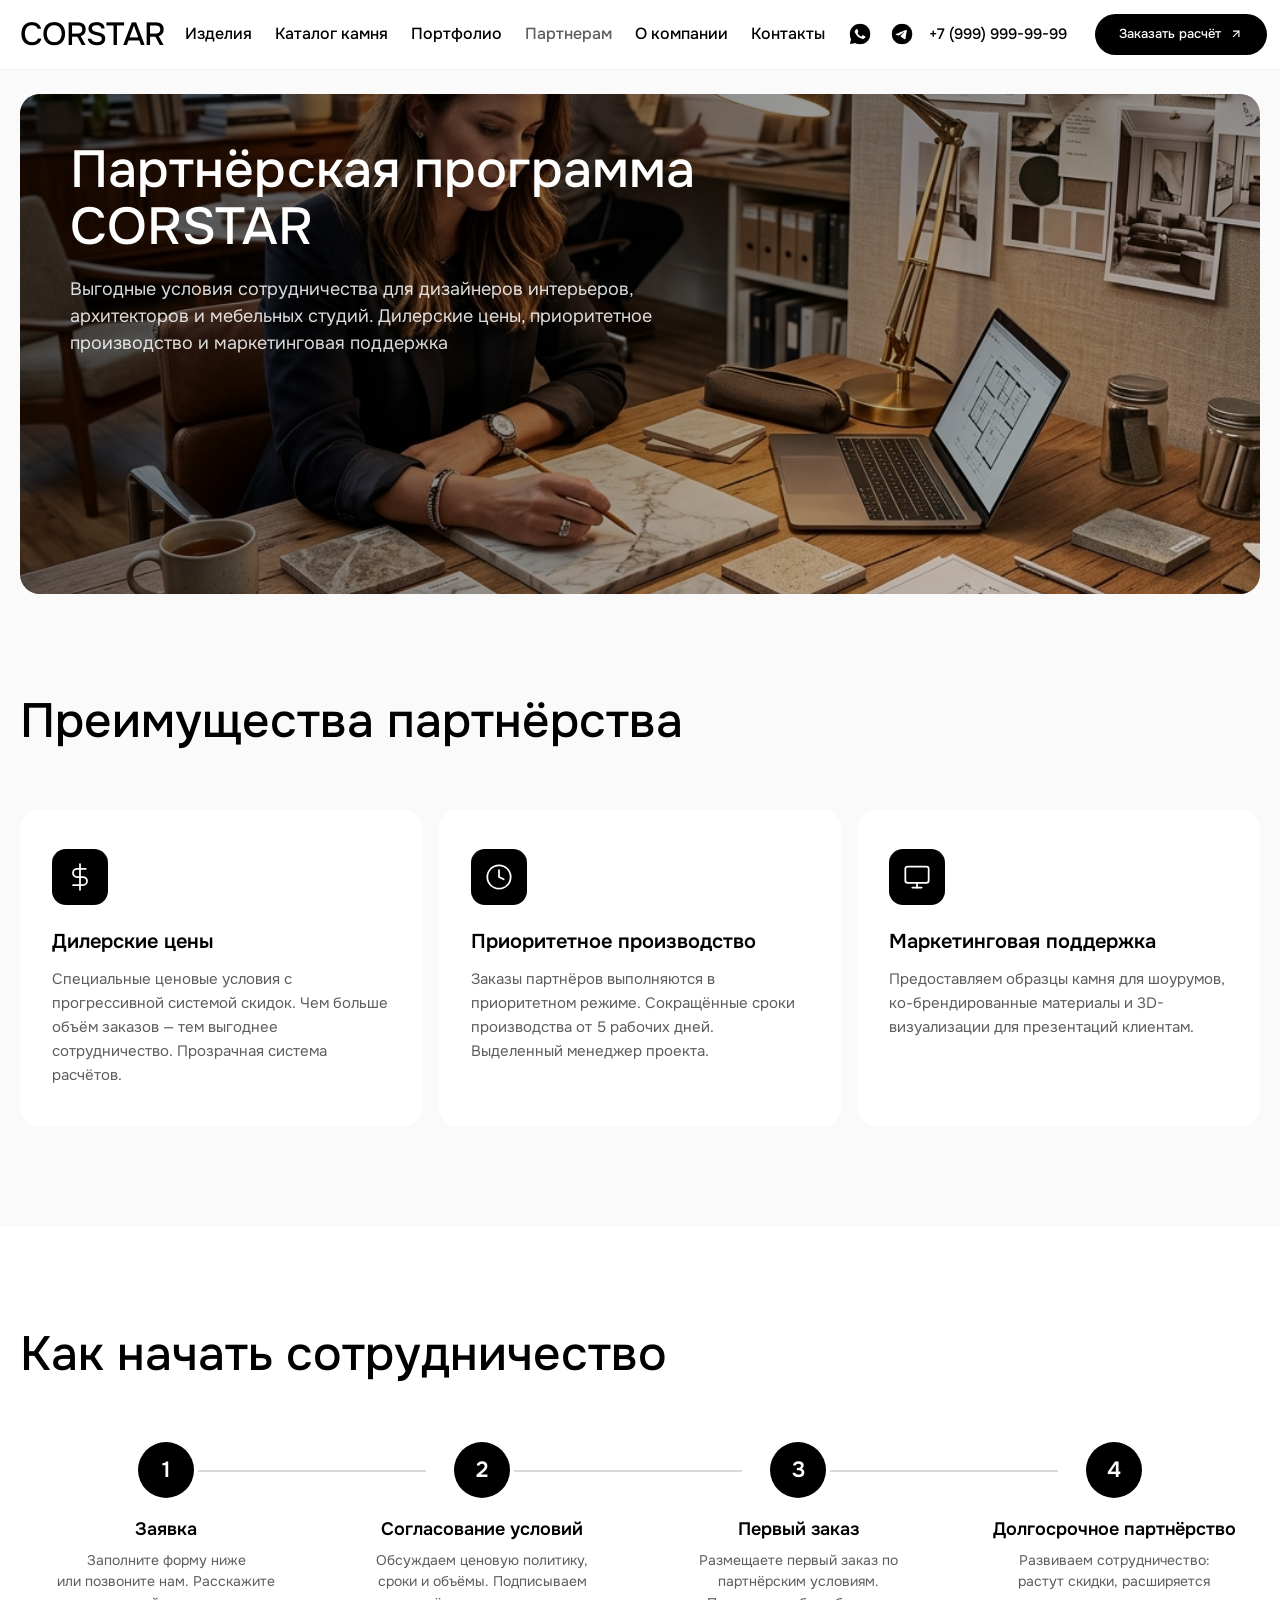
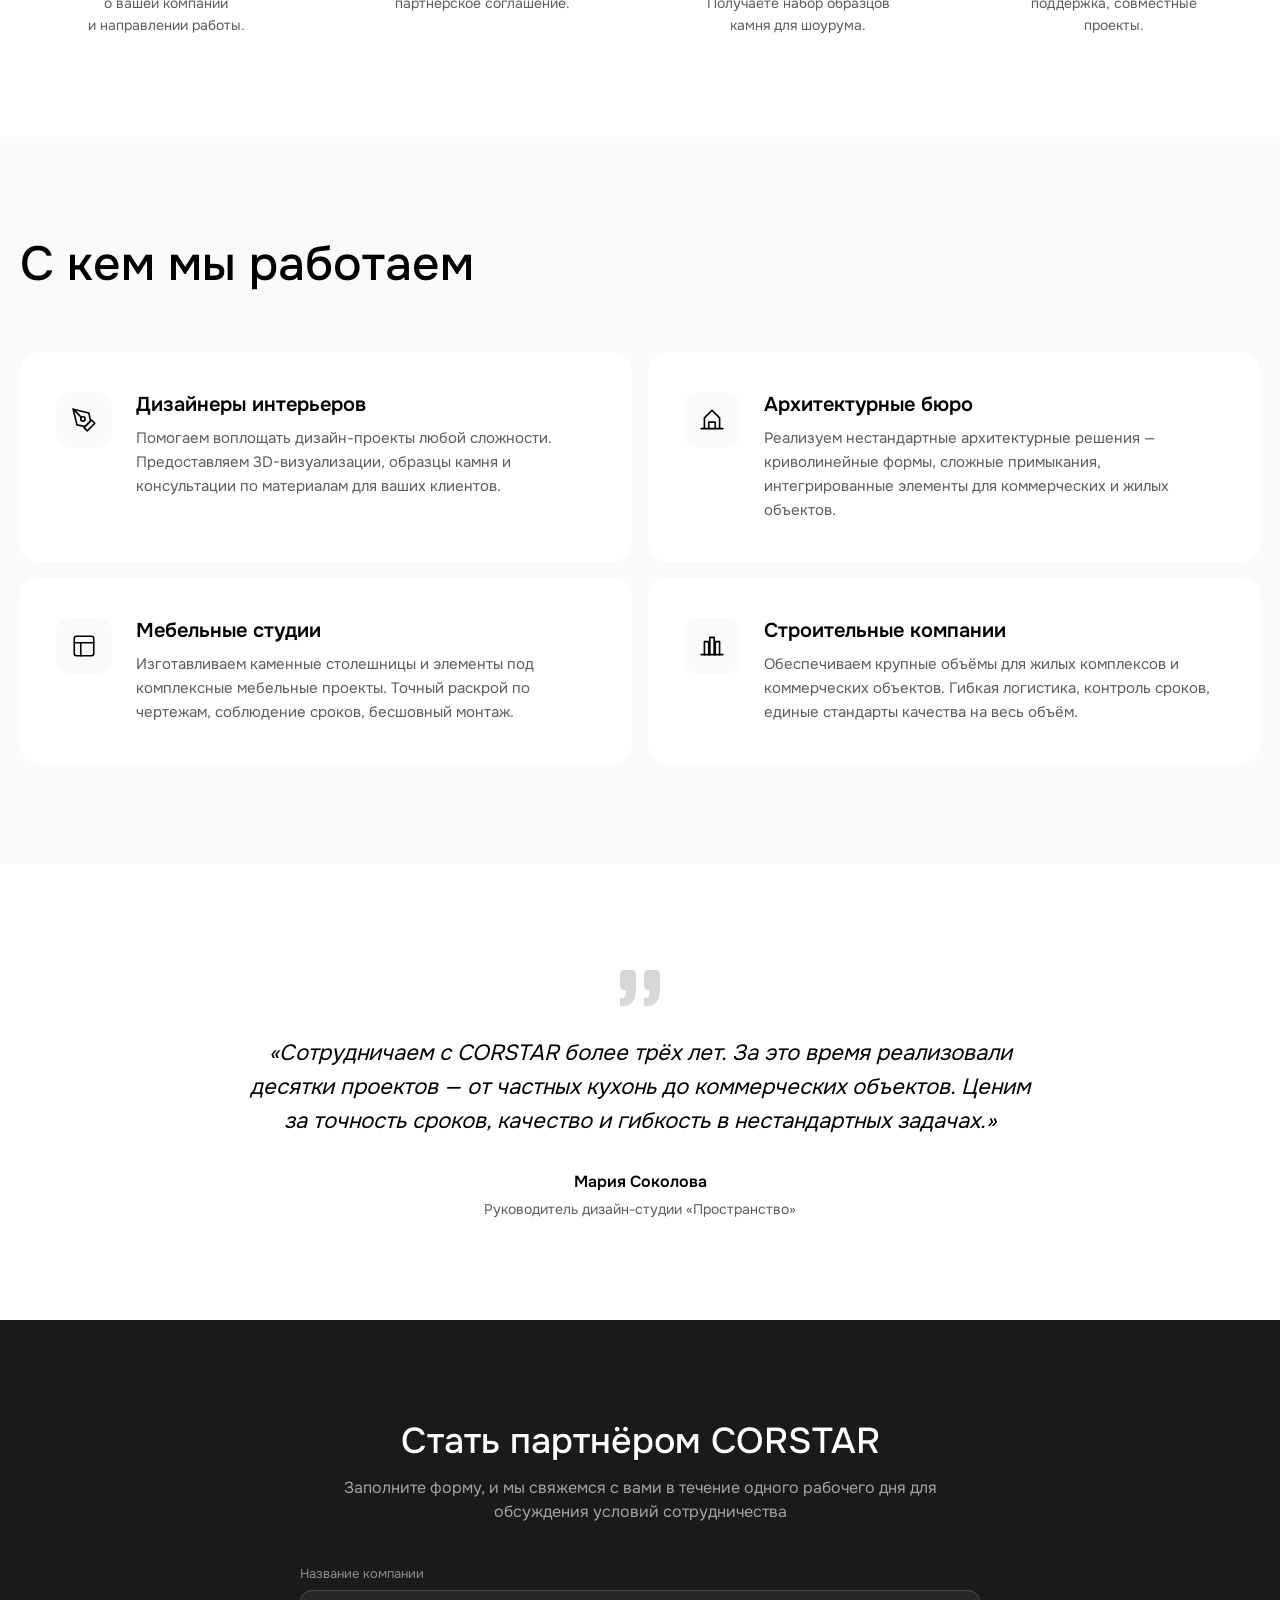
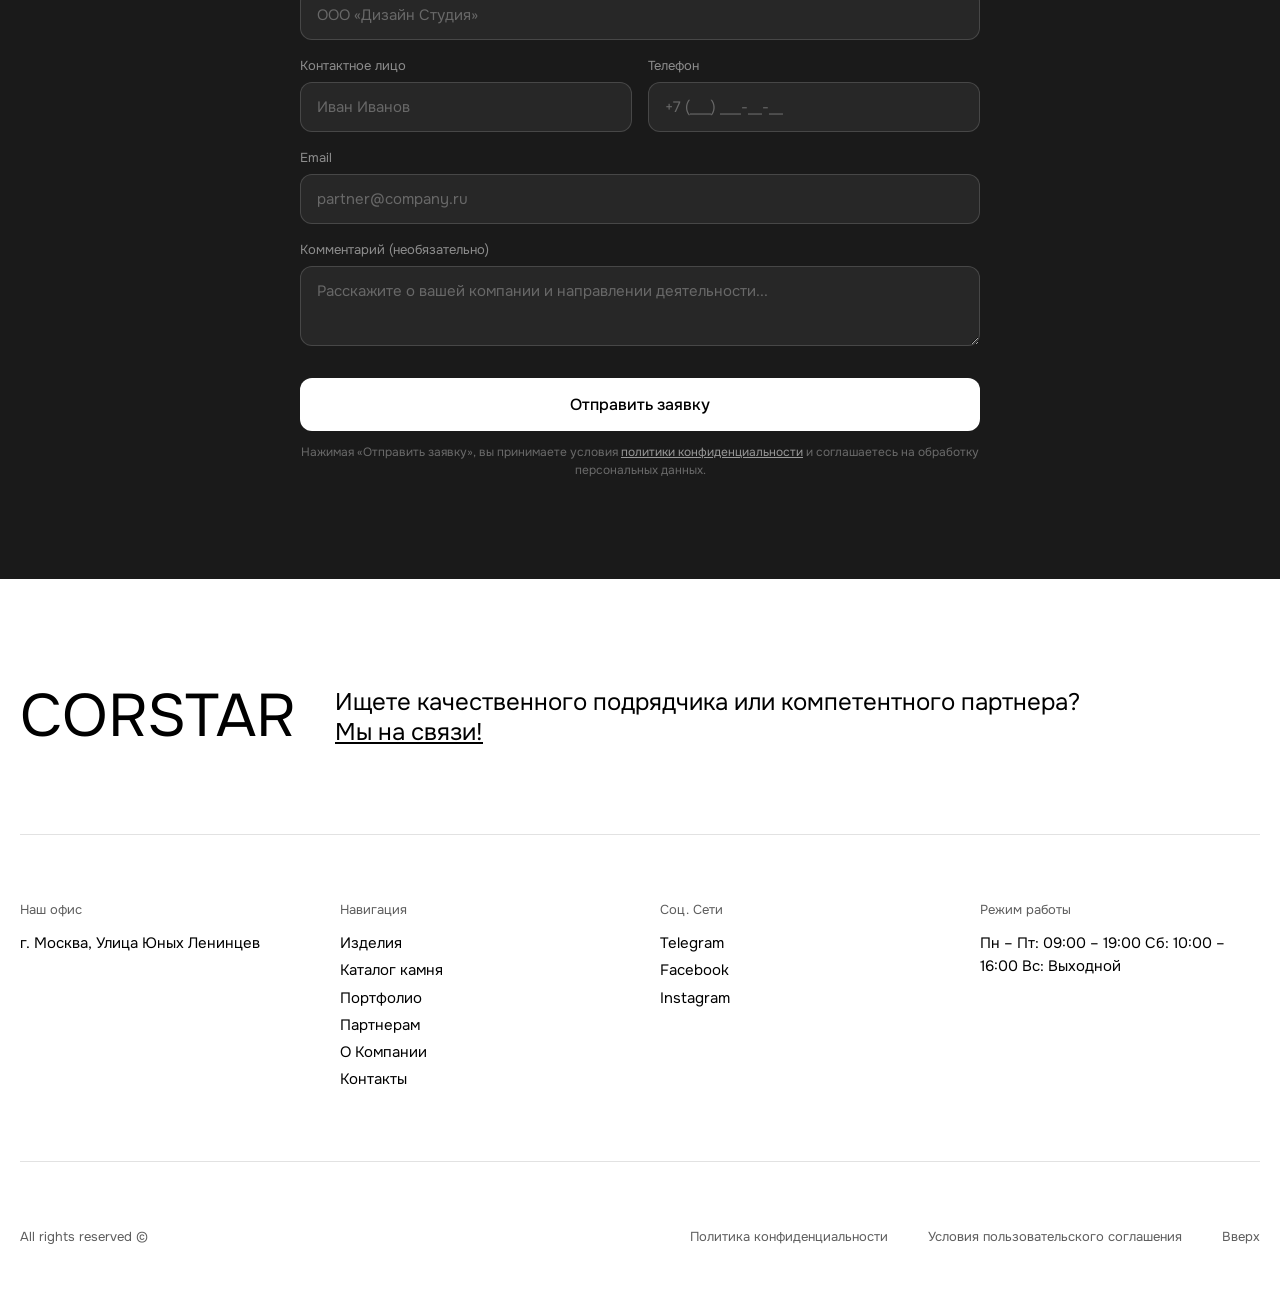
<file: partneram.html>
<!DOCTYPE html>
<html lang="ru">

<head>
  <meta charset="utf-8" />
  <meta http-equiv="Content-Type" content="text/html; charset=utf-8" />
  <meta name="viewport" content="width=device-width, initial-scale=1.0" />
  <title>Партнёрская программа — CORSTAR</title>
  <meta name="description"
    content="Партнёрская программа CORSTAR для дизайнеров, архитекторов и мебельных студий. Дилерские цены, приоритетное производство и маркетинговая поддержка." />
  <meta property="og:url" content="https://corstar.tilda.ws/partneram/" />
  <meta property="og:title" content="Партнёрская программа — CORSTAR" />
  <meta property="og:description"
    content="Выгодные условия сотрудничества для дизайнеров интерьеров, архитекторов и мебельных студий." />
  <meta property="og:type" content="website" />
  <link rel="canonical" href="https://corstar.tilda.ws/partneram/" />
  <meta name="format-detection" content="telephone=no" />
  <link rel="shortcut icon" href="images/tildafavicon.ico" type="image/x-icon" />
  <link rel="stylesheet" href="https://fonts.googleapis.com/css2?family=Onest:wght@100..900&display=swap"
    type="text/css" />
  <style>
    /* ===== FONT FACE ===== */
    @font-face {
      font-family: 'PoppinsCyr';
      src: url('fonts/PoppinsCyr-Regular.woff2') format('woff2'),
        url('fonts/PoppinsCyr-Regular.otf') format('opentype');
      font-weight: 400;
      font-style: normal;
      font-display: swap;
    }

    @font-face {
      font-family: 'PoppinsCyr';
      src: url('fonts/PoppinsCyr-Bold.woff2') format('woff2'),
        url('fonts/PoppinsCyr-Bold.otf') format('opentype');
      font-weight: 700;
      font-style: normal;
      font-display: swap;
    }

    /* ===== RESET & BASE ===== */
    *,
    *::before,
    *::after {
      margin: 0;
      padding: 0;
      box-sizing: border-box;
    }

    html {
      scroll-behavior: smooth;
    }

    body {
      font-family: 'Onest', 'PoppinsCyr', Arial, sans-serif;
      color: #000000;
      background: #ffffff;
      line-height: 1.55;
      -webkit-font-smoothing: antialiased;
      -moz-osx-font-smoothing: grayscale;
      overflow-x: hidden;
    }

    a {
      text-decoration: none;
      color: inherit;
      transition: color 0.2s ease;
    }

    a:hover {
      color: #5d5d5d;
    }

    img {
      max-width: 100%;
      height: auto;
      display: block;
    }

    button {
      cursor: pointer;
      border: none;
      outline: none;
      font-family: inherit;
    }

    input,
    textarea {
      font-family: inherit;
    }

    /* ===== CONTAINER ===== */
    .container {
      width: 100%;
      max-width: 1440px;
      margin: 0 auto;
      padding: 0 20px;
    }

    /* ===== HEADER ===== */
    .site-header {
      position: sticky;
      top: 0;
      z-index: 100;
      background: #ffffff;
      height: 60px;
      display: flex;
      align-items: center;
    }

    .header-inner {
      display: flex;
      align-items: center;
      width: 100%;
      max-width: 1440px;
      margin: 0 auto;
      padding: 0 20px;
      gap: 144px;
    }

    .header-logo {
      font-size: 40px;
      font-weight: 500;
      line-height: 1.16;
      white-space: nowrap;
      flex-shrink: 0;
    }

    .header-logo a {
      color: #000000;
    }

    .header-nav {
      display: flex;
      gap: 23px;
      align-items: center;
      flex-shrink: 0;
    }

    .header-nav a {
      font-size: 16px;
      font-weight: 500;
      line-height: 1.16;
      white-space: nowrap;
      color: #000000;
    }

    .header-nav a.is-active {
      color: #5d5d5d;
    }

    .header-contacts {
      display: flex;
      align-items: center;
      gap: 6px;
      margin-left: auto;
      flex-shrink: 0;
    }

    .header-contacts .icon-social {
      width: 30px;
      height: 30px;
      border-radius: 0;
      background-size: cover;
      background-position: center;
      background-repeat: no-repeat;
    }

    .header-contacts .header-phone {
      font-size: 14px;
      font-weight: 400;
      line-height: 1.55;
      white-space: nowrap;
    }

    /* ===== HERO SECTION ===== */
    .hero-section {
      padding: 24px 0 0;
      background: #fafafa;
    }

    .hero-card {
      position: relative;
      width: 100%;
      max-width: 1400px;
      margin: 0 auto;
      border-radius: 20px;
      overflow: hidden;
      min-height: 500px;
      display: flex;
      flex-direction: column;
      justify-content: flex-start;
    }

    .hero-card__bg {
      position: absolute;
      inset: 0;
      z-index: 0;
    }

    .hero-card__bg img {
      width: 100%;
      height: 100%;
      object-fit: cover;
    }

    .hero-card__overlay {
      position: absolute;
      inset: 0;
      z-index: 1;
      background: linear-gradient(135deg,
          rgba(0, 0, 0, 0.65) 0%,
          rgba(0, 0, 0, 0.38) 50%,
          rgba(0, 0, 0, 0.08) 100%);
    }

    .hero-card__content {
      position: relative;
      z-index: 2;
      padding: 48px 50px 60px;
      max-width: 900px;
    }

    .hero-card__title {
      font-size: 52px;
      font-weight: 500;
      line-height: 1.1;
      color: #ffffff;
      margin-bottom: 20px;
    }

    .hero-card__subtitle {
      font-size: 18px;
      font-weight: 400;
      line-height: 1.5;
      color: rgba(255, 255, 255, 0.85);
      max-width: 640px;
    }

    /* ===== SECTION TITLE ===== */
    .section-title {
      font-size: 48px;
      font-weight: 500;
      line-height: 1.15;
      color: #000000;
      margin-bottom: 60px;
    }

    /* ===== BENEFITS GRID ===== */
    .benefits-section {
      padding: 100px 0;
      background: #fafafa;
    }

    .benefits-grid {
      display: grid;
      grid-template-columns: repeat(3, 1fr);
      gap: 16px;
    }

    .benefit-card {
      background: #ffffff;
      border-radius: 20px;
      padding: 40px 32px;
      transition: box-shadow 0.3s ease, transform 0.3s ease;
      cursor: default;
    }

    .benefit-card:hover {
      box-shadow: 0 8px 32px rgba(0, 0, 0, 0.06);
      transform: translateY(-2px);
    }

    .benefit-card__icon {
      width: 56px;
      height: 56px;
      border-radius: 14px;
      background: #000000;
      display: flex;
      align-items: center;
      justify-content: center;
      margin-bottom: 24px;
    }

    .benefit-card__icon svg {
      width: 28px;
      height: 28px;
      stroke: #ffffff;
      fill: none;
      stroke-width: 1.5;
      stroke-linecap: round;
      stroke-linejoin: round;
    }

    .benefit-card__title {
      font-size: 20px;
      font-weight: 600;
      line-height: 1.3;
      color: #000000;
      margin-bottom: 12px;
    }

    .benefit-card__text {
      font-size: 15px;
      font-weight: 400;
      line-height: 1.6;
      color: #5d5d5d;
    }

    /* ===== PROCESS STEPS ===== */
    .process-section {
      padding: 100px 0;
      background: #ffffff;
    }

    .process-steps {
      display: grid;
      grid-template-columns: repeat(4, 1fr);
      gap: 24px;
      position: relative;
    }

    .process-step {
      text-align: center;
      position: relative;
    }

    .process-step__number {
      width: 56px;
      height: 56px;
      border-radius: 50%;
      background: #000000;
      color: #ffffff;
      font-size: 22px;
      font-weight: 600;
      display: flex;
      align-items: center;
      justify-content: center;
      margin: 0 auto 20px;
      position: relative;
      z-index: 1;
    }

    .process-step__connector {
      position: absolute;
      top: 28px;
      left: calc(50% + 32px);
      right: calc(-50% + 32px);
      height: 2px;
      background: #d9d9d9;
      z-index: 0;
    }

    .process-step:last-child .process-step__connector {
      display: none;
    }

    .process-step__title {
      font-size: 18px;
      font-weight: 600;
      color: #000000;
      margin-bottom: 8px;
      line-height: 1.3;
    }

    .process-step__text {
      font-size: 14px;
      font-weight: 400;
      color: #5d5d5d;
      line-height: 1.55;
      max-width: 220px;
      margin: 0 auto;
    }

    /* ===== AUDIENCE GRID ===== */
    .audience-section {
      padding: 100px 0;
      background: #fafafa;
    }

    .audience-grid {
      display: grid;
      grid-template-columns: repeat(2, 1fr);
      gap: 16px;
    }

    .audience-card {
      background: #ffffff;
      border-radius: 20px;
      padding: 40px 36px;
      display: flex;
      gap: 24px;
      align-items: flex-start;
      transition: box-shadow 0.3s ease, transform 0.3s ease;
      cursor: default;
    }

    .audience-card:hover {
      box-shadow: 0 8px 32px rgba(0, 0, 0, 0.06);
      transform: translateY(-2px);
    }

    .audience-card__icon {
      width: 56px;
      height: 56px;
      border-radius: 14px;
      background: #fafafa;
      display: flex;
      align-items: center;
      justify-content: center;
      flex-shrink: 0;
    }

    .audience-card__icon svg {
      width: 26px;
      height: 26px;
      stroke: #000000;
      fill: none;
      stroke-width: 1.5;
      stroke-linecap: round;
      stroke-linejoin: round;
    }

    .audience-card__content h3 {
      font-size: 20px;
      font-weight: 600;
      color: #000000;
      margin-bottom: 8px;
      line-height: 1.3;
    }

    .audience-card__content p {
      font-size: 15px;
      font-weight: 400;
      color: #5d5d5d;
      line-height: 1.6;
    }

    /* ===== TESTIMONIAL ===== */
    .testimonial-section {
      padding: 100px 0;
      background: #ffffff;
    }

    .testimonial-block {
      max-width: 800px;
      margin: 0 auto;
      text-align: center;
    }

    .testimonial-block__quote-icon {
      width: 48px;
      height: 48px;
      margin: 0 auto 24px;
      opacity: 0.15;
    }

    .testimonial-block__quote-icon svg {
      width: 48px;
      height: 48px;
      fill: #000000;
    }

    .testimonial-block__text {
      font-size: 22px;
      font-weight: 400;
      line-height: 1.55;
      color: #000000;
      margin-bottom: 32px;
      font-style: italic;
    }

    .testimonial-block__author {
      font-size: 16px;
      font-weight: 600;
      color: #000000;
      margin-bottom: 4px;
    }

    .testimonial-block__role {
      font-size: 14px;
      font-weight: 400;
      color: #5d5d5d;
    }

    /* ===== PARTNER FORM CTA ===== */
    .partner-cta-section {
      padding: 100px 0;
      background: #1a1a1a;
    }

    .partner-cta-inner {
      max-width: 680px;
      margin: 0 auto;
    }

    .partner-cta-inner__title {
      font-size: 36px;
      font-weight: 500;
      line-height: 1.2;
      color: #ffffff;
      margin-bottom: 12px;
      text-align: center;
    }

    .partner-cta-inner__subtitle {
      font-size: 16px;
      font-weight: 400;
      color: rgba(255, 255, 255, 0.6);
      text-align: center;
      margin-bottom: 40px;
      line-height: 1.5;
    }

    .form-group {
      margin-bottom: 16px;
    }

    .form-group label {
      display: block;
      font-size: 13px;
      font-weight: 400;
      color: rgba(255, 255, 255, 0.5);
      margin-bottom: 6px;
    }

    .form-group input,
    .form-group textarea {
      width: 100%;
      padding: 14px 16px;
      border: 1px solid rgba(255, 255, 255, 0.15);
      border-radius: 12px;
      background: rgba(255, 255, 255, 0.06);
      font-size: 15px;
      color: #ffffff;
      transition: border-color 0.2s ease;
      outline: none;
    }

    .form-group input:focus,
    .form-group textarea:focus {
      border-color: rgba(255, 255, 255, 0.4);
    }

    .form-group input::placeholder,
    .form-group textarea::placeholder {
      color: rgba(255, 255, 255, 0.3);
    }

    .form-group textarea {
      resize: vertical;
      min-height: 80px;
    }

    .form-row {
      display: grid;
      grid-template-columns: 1fr 1fr;
      gap: 16px;
    }

    .btn-submit-partner {
      width: 100%;
      padding: 16px 32px;
      background: #ffffff;
      color: #000000;
      font-size: 16px;
      font-weight: 500;
      border-radius: 12px;
      transition: background 0.2s ease, transform 0.2s ease;
      margin-top: 8px;
      cursor: pointer;
      border: none;
      font-family: inherit;
    }

    .btn-submit-partner:hover {
      background: #f0f0f0;
      transform: translateY(-1px);
    }

    .form-privacy {
      font-size: 12px;
      color: rgba(255, 255, 255, 0.35);
      line-height: 1.5;
      margin-top: 12px;
      text-align: center;
    }

    .form-privacy a {
      color: rgba(255, 255, 255, 0.55);
      text-decoration: underline;
    }

    /* ===== FOOTER ===== */
    .site-footer {
      background: #ffffff;
      padding: 100px 0 50px;
    }

    .footer-top {
      display: flex;
      gap: 40px;
      align-items: center;
      margin-bottom: 80px;
    }

    .footer-logo {
      font-size: 60px;
      font-weight: 400;
      line-height: 1.25;
      flex-shrink: 0;
    }

    .footer-cta {
      font-size: 24px;
      font-weight: 400;
      line-height: 1.25;
    }

    .footer-cta a {
      text-decoration: underline;
    }

    .footer-divider {
      width: 100%;
      height: 1px;
      background: #d9d9d9;
      opacity: 0.75;
      margin-bottom: 65px;
    }

    .footer-columns {
      display: grid;
      grid-template-columns: repeat(4, 1fr);
      gap: 40px;
      margin-bottom: 65px;
    }

    .footer-col-label {
      font-size: 13px;
      font-weight: 400;
      color: #5d5d5d;
      margin-bottom: 12px;
    }

    .footer-col-content {
      font-size: 15px;
      font-weight: 400;
      line-height: 1.55;
      color: #000000;
    }

    .footer-col-content a {
      display: block;
      margin-bottom: 4px;
      transition: color 0.2s ease;
    }

    .footer-col-content a:hover {
      color: #979797;
    }

    .footer-bottom {
      display: flex;
      justify-content: space-between;
      align-items: center;
      gap: 20px;
    }

    .footer-bottom-links {
      display: flex;
      gap: 40px;
      align-items: center;
    }

    .footer-bottom a,
    .footer-bottom span {
      font-size: 13px;
      color: #5d5d5d;
      font-weight: 400;
    }

    .footer-bottom a:hover {
      color: #979797;
    }

    /* ===== RESPONSIVE ===== */
    @media screen and (max-width: 1199px) {
      .header-inner {
        gap: 60px;
      }

      .hero-card__title {
        font-size: 44px;
      }

      .section-title {
        font-size: 40px;
      }

      .footer-logo {
        font-size: 50px;
      }

      .footer-columns {
        gap: 20px;
      }
    }

    @media screen and (max-width: 959px) {
      .header-nav {
        display: none;
      }

      .header-inner {
        gap: 20px;
      }

      .hero-card {
        min-height: 400px;
      }

      .hero-card__title {
        font-size: 36px;
      }

      .hero-card__content {
        padding: 36px 32px 48px;
      }

      .benefits-grid {
        grid-template-columns: repeat(2, 1fr);
      }

      .process-steps {
        grid-template-columns: repeat(2, 1fr);
        gap: 40px 24px;
      }

      .process-step__connector {
        display: none;
      }

      .audience-grid {
        grid-template-columns: 1fr;
      }

      .partner-cta-inner__title {
        font-size: 30px;
      }

      .footer-top {
        flex-direction: column;
        align-items: flex-start;
        gap: 20px;
      }

      .footer-logo {
        font-size: 50px;
        line-height: 1.1;
      }

      .footer-columns {
        grid-template-columns: repeat(2, 1fr);
      }
    }

    @media screen and (max-width: 639px) {
      .hero-card {
        min-height: 360px;
      }

      .hero-card__title {
        font-size: 30px;
      }

      .hero-card__subtitle {
        font-size: 16px;
      }

      .hero-card__content {
        padding: 28px 24px 40px;
      }

      .section-title {
        font-size: 32px;
        margin-bottom: 40px;
      }

      .benefits-grid {
        grid-template-columns: 1fr;
      }

      .benefit-card {
        padding: 28px 24px;
      }

      .process-steps {
        grid-template-columns: 1fr;
        gap: 32px;
      }

      .audience-card {
        padding: 28px 24px;
        flex-direction: column;
        gap: 16px;
      }

      .testimonial-block__text {
        font-size: 18px;
      }

      .partner-cta-section {
        padding: 60px 0;
      }

      .partner-cta-inner__title {
        font-size: 26px;
      }

      .form-row {
        grid-template-columns: 1fr;
      }

      .footer-logo {
        font-size: 38px;
      }

      .footer-cta {
        font-size: 20px;
      }

      .footer-columns {
        grid-template-columns: 1fr 1fr;
      }

      .footer-bottom {
        flex-direction: column;
        align-items: flex-start;
        gap: 12px;
      }

      .footer-bottom-links {
        flex-direction: column;
        gap: 8px;
        align-items: flex-start;
      }
    }

    @media screen and (max-width: 479px) {
      .header-logo {
        font-size: 32px;
      }

      .hero-card__title {
        font-size: 26px;
      }

      .section-title {
        font-size: 28px;
      }

      .footer-columns {
        grid-template-columns: 1fr;
      }
    }

    /* ===== ANIMATION ===== */
    @media (prefers-reduced-motion: reduce) {

      *,
      *::before,
      *::after {
        animation-duration: 0.01ms !important;
        animation-iteration-count: 1 !important;
        transition-duration: 0.01ms !important;
        scroll-behavior: auto !important;
      }
    }

    /* ===== MOBILE NAV DRAWER & BURGER CROSS ===== */
    .header-burger {
      display: none;
      width: 28px;
      height: 20px;
      flex-direction: column;
      justify-content: space-between;
      cursor: pointer;
      background: none;
      border: none;
      padding: 0;
    }

    .header-burger span {
      display: block;
      width: 100%;
      height: 2px;
      background: #000;
      transition: transform 0.3s ease, opacity 0.3s ease;
    }

    .header-burger.is-active span:nth-child(1) {
      transform: translateY(9px) rotate(45deg);
    }

    .header-burger.is-active span:nth-child(2) {
      opacity: 0;
    }

    .header-burger.is-active span:nth-child(3) {
      transform: translateY(-9px) rotate(-45deg);
    }

    @media screen and (max-width: 959px) {
      .header-burger {
        display: flex !important;
      }

      .header-nav.is-open {
        display: flex !important;
        flex-direction: column;
        position: fixed;
        top: 60px;
        left: 0;
        right: 0;
        bottom: 0;
        background: #ffffff;
        padding: 40px 20px;
        gap: 24px;
        z-index: 99;
        align-items: flex-start;
      }

      .header-nav.is-open a {
        font-size: 24px !important;
        font-weight: 500;
      }
    }
  
    /* ===== HEADER RE-ALIGNMENT ===== */
    .site-header {
      height: 70px;
      border-bottom: 1px solid #f2f2f2;
    }

    .header-inner {
      justify-content: space-between;
      gap: 20px;
    }

    .header-logo {
      font-size: 32px;
      letter-spacing: -0.02em;
    }

    .header-contacts {
      gap: 12px;
    }

    .header-contacts .header-phone {
      font-size: 15px;
      font-weight: 500;
    }

    /* ===== HEADER RE-ALIGNMENT ===== */
    .site-header {
      height: 70px;
      border-bottom: 1px solid #f2f2f2;
    }

    .header-inner {
      justify-content: space-between;
      gap: 20px;
    }

    .header-logo {
      font-size: 32px;
      letter-spacing: -0.02em;
    }

    .header-contacts {
      gap: 12px;
    }

    .header-contacts .header-phone {
      font-size: 15px;
      font-weight: 500;
    }

    /* ===== HEADER RE-ALIGNMENT ===== */
    .site-header {
      height: 70px;
      border-bottom: 1px solid #f2f2f2;
    }

    .header-inner {
      justify-content: space-between;
      gap: 20px;
    }

    .header-logo {
      font-size: 32px;
      letter-spacing: -0.02em;
    }

    .header-contacts {
      gap: 12px;
    }

    .header-contacts .header-phone {
      font-size: 15px;
      font-weight: 500;
    }

    /* ===== HEADER RE-ALIGNMENT ===== */
    .site-header {
      height: 70px;
      border-bottom: 1px solid #f2f2f2;
    }

    .header-inner {
      justify-content: space-between;
      gap: 20px;
    }

    .header-logo {
      font-size: 32px;
      letter-spacing: -0.02em;
    }

    .header-contacts {
      gap: 12px;
    }

    .header-contacts .header-phone {
      font-size: 15px;
      font-weight: 500;
    }

    /* ===== HEADER RE-ALIGNMENT ===== */
    .site-header {
      height: 70px;
      border-bottom: 1px solid #f2f2f2;
    }

    .header-inner {
      justify-content: space-between;
      gap: 20px;
    }

    .header-logo {
      font-size: 32px;
      letter-spacing: -0.02em;
    }

    .header-contacts {
      gap: 12px;
    }

    .header-contacts .header-phone {
      font-size: 15px;
      font-weight: 500;
    }

    /* ===== NAV DROPDOWN ===== */
    .nav-item-has-dropdown {
      position: relative;
      display: inline-block;
    }

    .nav-dropdown {
      position: absolute;
      top: 100%;
      left: 50%;
      transform: translateX(-50%);
      background: #ffffff;
      border: 1px solid var(--color-border-light, #e8e8e8);
      border-radius: var(--radius-sm, 12px);
      padding: 16px;
      min-width: 220px;
      display: none;
      flex-direction: column;
      gap: 12px;
      box-shadow: 0 16px 48px rgba(0, 0, 0, 0.08);
      margin-top: 10px;
      z-index: 110;
    }

    .nav-dropdown::before {
      content: '';
      position: absolute;
      bottom: 100%;
      left: 50%;
      transform: translateX(-50%);
      border: 6px solid transparent;
      border-bottom-color: #ffffff;
    }

    .nav-dropdown::after {
      content: '';
      position: absolute;
      bottom: 100%;
      left: 0;
      right: 0;
      height: 12px;
    }

    .nav-dropdown a {
      font-size: 14px !important;
      font-weight: 400 !important;
      color: var(--color-secondary, #5d5d5d) !important;
      transition: color var(--transition-fast, 0.2s ease) !important;
      text-align: left;
    }

    .nav-dropdown a:hover {
      color: var(--color-primary, #000000) !important;
    }

    /* Show on hover for desktop */
    @media screen and (min-width: 960px) {
      .nav-item-has-dropdown:hover .nav-dropdown {
        display: flex;
      }
    }

    @media screen and (max-width: 959px) {
      .nav-dropdown {
        display: none !important;
      }
    }

    /* ===== HEADER CTA BUTTON ===== */
    .header-cta {
      display: inline-flex;
      align-items: center;
      gap: 8px;
      padding: 10px 24px;
      background: #000000;
      color: #ffffff;
      font-size: 13px;
      font-weight: 500;
      border-radius: 100px;
      transition: background 0.2s ease, transform 0.2s ease;
      cursor: pointer;
      white-space: nowrap;
      text-decoration: none;
      flex-shrink: 0;
      margin-left: 16px;
    }

    .header-cta:hover {
      background: #333333;
      transform: translateY(-1px);
      color: #ffffff;
    }

    .header-cta svg {
      width: 14px;
      height: 14px;
      stroke: currentColor;
      fill: none;
      stroke-width: 2;
    }

    /* ===== MOBILE NAV DRAWER BACKDROP ===== */
    .mobile-nav-backdrop {
      display: none;
      position: fixed;
      inset: 0;
      background: rgba(0, 0, 0, 0.4);
      z-index: 98;
      opacity: 0;
      transition: opacity 0.3s ease;
    }

    .mobile-nav-backdrop.is-visible {
      display: block;
      opacity: 1;
    }

    /* ===== POPUP CALCULATOR ===== */
    .calc-overlay {
      display: none;
      position: fixed;
      inset: 0;
      z-index: 200;
      background: rgba(0, 0, 0, 0.5);
      backdrop-filter: blur(4px);
      align-items: center;
      justify-content: center;
      padding: 20px;
    }

    .calc-overlay.is-open {
      display: flex;
    }

    .calc-popup {
      background: #ffffff;
      border-radius: 20px;
      padding: 48px;
      width: 100%;
      max-width: 560px;
      position: relative;
      box-shadow: 0 24px 64px rgba(0, 0, 0, 0.2);
      max-height: 90vh;
      overflow-y: auto;
    }

    .calc-popup__close {
      position: absolute;
      top: 20px;
      right: 20px;
      width: 32px;
      height: 32px;
      background: #f2f2f2;
      border: none;
      border-radius: 50%;
      cursor: pointer;
      display: flex;
      align-items: center;
      justify-content: center;
      transition: background 0.2s ease;
    }

    .calc-popup__close:hover {
      background: #e0e0e0;
    }

    .calc-popup__close svg {
      width: 14px;
      height: 14px;
      stroke: #000000;
      fill: none;
      stroke-width: 2;
    }

    .calc-popup__title {
      font-size: 28px;
      font-weight: 500;
      color: #000000;
      margin-bottom: 8px;
      line-height: 1.25;
    }

    .calc-popup__subtitle {
      font-size: 14px;
      color: #5d5d5d;
      margin-bottom: 32px;
      line-height: 1.5;
    }

    .calc-product-grid {
      display: grid;
      grid-template-columns: repeat(3, 1fr);
      gap: 8px;
      margin-bottom: 24px;
    }

    .calc-product-btn {
      padding: 12px 8px;
      font-size: 13px;
      font-weight: 500;
      background: #f7f7f7;
      border: 2px solid transparent;
      border-radius: 12px;
      cursor: pointer;
      transition: border-color 0.2s ease, background 0.2s ease;
      text-align: center;
      color: #000000;
      font-family: inherit;
    }

    .calc-product-btn:hover {
      background: #f0f0f0;
    }

    .calc-product-btn.is-selected {
      border-color: #000000;
      background: #ffffff;
    }

    .calc-form .form-group {
      margin-bottom: 16px;
    }

    .calc-form .form-group label {
      display: block;
      font-size: 12px;
      font-weight: 400;
      color: #aaaaaa;
      margin-bottom: 6px;
    }

    .calc-form .form-group input,
    .calc-form .form-group textarea {
      width: 100%;
      padding: 14px 16px;
      border: none;
      border-bottom: 1px solid #d9d9d9;
      background: transparent;
      font-size: 15px;
      color: #000000;
      transition: border-color 0.2s ease;
      outline: none;
      border-radius: 0;
      font-family: inherit;
    }

    .calc-form .form-group input:focus,
    .calc-form .form-group textarea:focus {
      border-color: #000000;
    }

    .calc-form .form-group textarea {
      resize: vertical;
      min-height: 80px;
    }

    .calc-form .btn-submit-calc {
      width: 100%;
      padding: 16px 32px;
      background: #000000;
      color: #ffffff;
      font-size: 16px;
      font-weight: 500;
      border-radius: 12px;
      transition: background 0.2s ease, transform 0.2s ease;
      margin-top: 8px;
      border: none;
      cursor: pointer;
      font-family: inherit;
    }

    .calc-form .btn-submit-calc:hover {
      background: #333333;
      transform: translateY(-1px);
    }

    /* ===== MOBILE ONLY CONTACTS DEFAULT (HIDDEN) ===== */
    .mobile-only-contacts {
      display: none;
    }

    /* ===== DESKTOP RESPONSIVE HEADER OVERRIDES ===== */
    @media screen and (max-width: 1199px) {
      .header-inner {
        gap: 16px;
      }

      .header-logo {
        font-size: 28px;
      }

      .header-nav {
        gap: 16px;
      }

      .header-nav a {
        font-size: 14px;
      }

      .header-cta {
        padding: 8px 18px;
        font-size: 12px;
        margin-left: 8px;
      }
    }

    @media screen and (max-width: 1100px) {
      .header-contacts .icon-social {
        display: none !important;
      }
    }

    @media screen and (max-width: 1024px) {
      .header-inner {
        padding: 0 12px;
        gap: 12px;
      }

      .header-logo {
        font-size: 24px;
      }

      .header-nav {
        gap: 12px;
      }

      .header-nav a {
        font-size: 13px;
      }

      .header-cta {
        padding: 8px 14px;
        font-size: 11px;
        margin-left: 4px;
      }

      .header-contacts {
        gap: 8px;
      }
    }

    /* ===== MOBILE RESPONSIVE HEADER OVERRIDES ===== */
    @media screen and (max-width: 959px) {
      .header-logo {
        font-size: 26px;
      }

      .header-contacts {
        display: none !important;
      }

      .header-nav {
        display: none;
      }

      .header-inner {
        gap: 20px;
      }

      .header-burger {
        display: flex;
      }

      .header-nav.is-open {
        display: flex !important;
        flex-direction: column;
        position: fixed;
        top: 70px;
        left: 0;
        right: 0;
        bottom: 0;
        background: #ffffff;
        padding: 40px 24px;
        gap: 24px;
        z-index: 99;
        align-items: flex-start;
      }

      .header-nav.is-open a {
        font-size: 24px !important;
        font-weight: 500;
      }

      /* ===== MOBILE ONLY CONTACTS ===== */
      .mobile-only-contacts {
        display: flex;
        flex-direction: column;
        gap: 16px;
        margin-top: auto;
        padding-top: 24px;
        border-top: 1px solid #e8e8e8;
        width: 100%;
      }

      .mobile-phone {
        font-size: 20px;
        font-weight: 500;
        color: #000000;
        text-decoration: none;
      }

      .mobile-socials {
        display: flex;
        gap: 12px;
      }

      .mobile-socials .icon-social {
        width: 36px;
        height: 36px;
        background-size: cover;
        background-position: center;
        background-repeat: no-repeat;
        display: block;
      }
    }

    /* ===== SCROLLED FLOATING HEADER (DESKTOP) ===== */
    @media screen and (min-width: 960px) {
      .site-header {
        transition: background-color 0.4s ease, height 0.4s ease, border-bottom 0.4s ease;
      }
      
      .header-inner {
        transition: max-width 0.5s cubic-bezier(0.16, 1, 0.3, 1), 
                    background-color 0.5s cubic-bezier(0.16, 1, 0.3, 1), 
                    border-radius 0.5s cubic-bezier(0.16, 1, 0.3, 1), 
                    border 0.5s cubic-bezier(0.16, 1, 0.3, 1), 
                    box-shadow 0.5s cubic-bezier(0.16, 1, 0.3, 1), 
                    height 0.5s cubic-bezier(0.16, 1, 0.3, 1), 
                    padding 0.5s cubic-bezier(0.16, 1, 0.3, 1),
                    margin-top 0.5s cubic-bezier(0.16, 1, 0.3, 1);
      }

      .header-nav {
        transition: opacity 0.3s ease, max-width 0.4s cubic-bezier(0.16, 1, 0.3, 1), visibility 0.3s;
        display: flex;
        overflow: hidden;
      }

      .header-burger {
        transition: opacity 0.3s ease;
      }

      /* When scrolled */
      .site-header--scrolled {
        background: transparent !important;
        border-bottom: none !important;
        height: 85px !important;
      }

      .site-header--scrolled .header-inner {
        background: rgba(255, 255, 255, 0.85) !important;
        backdrop-filter: blur(20px) saturate(180%);
        -webkit-backdrop-filter: blur(20px) saturate(180%);
        border: 1px solid rgba(0, 0, 0, 0.08) !important;
        border-radius: 40px !important;
        box-shadow: 0 12px 30px rgba(0, 0, 0, 0.08) !important;
        height: 60px !important;
        max-width: 560px !important; /* fit logo, burger, contacts */
        padding: 0 24px !important;
        margin-top: 12px !important;
      }

      .site-header--scrolled .header-nav {
        opacity: 0 !important;
        max-width: 0 !important;
        visibility: hidden !important;
        pointer-events: none !important;
      }

      .site-header--scrolled .header-burger {
        display: flex !important;
        opacity: 1 !important;
        flex-shrink: 0 !important;
      }

      .site-header--scrolled .header-contacts .icon-social {
        display: none !important;
      }

      /* When scrolled and expanded (burger clicked) */
      .site-header--scrolled.site-header--expanded .header-inner {
        max-width: 1200px !important; /* expand width to fit menu links inline */
        border-radius: 40px !important;
      }

      @media screen and (max-width: 1240px) {
        .site-header--scrolled.site-header--expanded .header-inner {
          max-width: calc(100% - 40px) !important;
        }
      }

      .site-header--scrolled.site-header--expanded .header-nav {
        opacity: 1 !important;
        max-width: 700px !important; /* open width to show links */
        visibility: visible !important;
        pointer-events: auto !important;
        margin-left: 20px;
        margin-right: 20px;
        overflow: visible !important; /* allow dropdowns to display */
      }
    }

</style>
</head>

<body>

  <!-- ===== HEADER ===== -->
  <header class="site-header" id="site-header">
    <div class="header-inner">
      <div class="header-logo">
        <a href="/">CORSTAR</a>
      </div>
                                          <nav class="header-nav" id="main-nav" aria-label="Основная навигация">
        <div class="nav-item-has-dropdown">
          <a href="/izdeliya/">Изделия</a>
          <div class="nav-dropdown">
            <a href="/izdeliya/#stoleshnitsi">Столешницы</a>
            <a href="/izdeliya/#podokonniki">Подоконники</a>
            <a href="/izdeliya/#mojki">Мойки и раковины</a>
            <a href="/izdeliya/#vanni">Ванны</a>
            <a href="/izdeliya/#stupeni">Ступени</a>
          </div>
        </div>
        <a href="/catalog-kamnya/">Каталог камня</a>
        <a href="/portfolio/">Портфолио</a>
        <a href="/partneram/" class="is-active">Партнерам</a>
        <div class="nav-item-has-dropdown">
          <a href="/o-kompanii/">О компании</a>
          <div class="nav-dropdown">
            <a href="/o-kompanii/#about">О нас</a>
            <a href="/o-kompanii/#production">Производство</a>
            <a href="/o-kompanii/#partners">Партнёры</a>
          </div>
        </div>
        <a href="/kontakty/">Контакты</a>

        <!-- Mobile-only contacts inside drawer -->
        <div class="mobile-only-contacts">
          <a href="tel:+79999999999" class="mobile-phone">+7 (999) 999-99-99</a>
          <div class="mobile-socials">
            <a href="https://t.me/" class="icon-social"
              style="background-image:url('images/tild3336-3233-4061-b363-653764393262__image.png')"
              aria-label="Telegram"></a>
            <a href="https://wa.me/" class="icon-social"
              style="background-image:url('images/tild6330-3839-4263-b533-323737306437__image.png')"
              aria-label="WhatsApp"></a>
          </div>
        </div>
      </nav>
                                          <div class="header-contacts">
        <a href="https://t.me/" class="icon-social"
          style="background-image:url('images/tild3336-3233-4061-b363-653764393262__image.png')"
          aria-label="Telegram"></a>
        <a href="https://wa.me/" class="icon-social"
          style="background-image:url('images/tild6330-3839-4263-b533-323737306437__image.png')"
          aria-label="WhatsApp"></a>
        <a href="tel:+79999999999" class="header-phone">+7 (999) 999-99-99</a>
        <a href="#" class="header-cta" id="btn-open-calc">
          Заказать расчёт
          <svg viewBox="0 0 24 24"><path d="M7 17L17 7"/><path d="M7 7h10v10"/></svg>
        </a>
      </div>
      <button class="header-burger" aria-label="Открыть меню" id="burger-toggle">
        <span></span>
        <span></span>
        <span></span>
      </button>
    </div>
  </header>

  <!-- Mobile nav backdrop -->
  <div class="mobile-nav-backdrop" id="mobile-backdrop"></div>

  <main>

    <!-- ===== HERO ===== -->
    <section class="hero-section" id="hero-partners">
      <div class="container">
        <div class="hero-card">
          <div class="hero-card__bg">
            <img src="images/hero_partners.png"
              alt="Дизайнер работает с образцами камня — партнёрская программа CORSTAR" loading="eager" />
          </div>
          <div class="hero-card__overlay"></div>
          <div class="hero-card__content">
            <h1 class="hero-card__title">Партнёрская программа CORSTAR</h1>
            <p class="hero-card__subtitle">Выгодные условия сотрудничества для дизайнеров интерьеров, архитекторов
              и&nbsp;мебельных студий. Дилерские цены, приоритетное производство и&nbsp;маркетинговая поддержка</p>
          </div>
        </div>
      </div>
    </section>

    <!-- ===== PARTNER BENEFITS ===== -->
    <section class="benefits-section" id="partner-benefits">
      <div class="container">
        <h2 class="section-title">Преимущества партнёрства</h2>
        <div class="benefits-grid">

          <div class="benefit-card" id="benefit-pricing">
            <div class="benefit-card__icon">
              <svg viewBox="0 0 24 24">
                <line x1="12" y1="1" x2="12" y2="23" />
                <path d="M17 5H9.5a3.5 3.5 0 000 7h5a3.5 3.5 0 010 7H6" />
              </svg>
            </div>
            <h3 class="benefit-card__title">Дилерские цены</h3>
            <p class="benefit-card__text">Специальные ценовые условия с прогрессивной системой скидок. Чем больше объём
              заказов — тем выгоднее сотрудничество. Прозрачная система расчётов.</p>
          </div>

          <div class="benefit-card" id="benefit-priority">
            <div class="benefit-card__icon">
              <svg viewBox="0 0 24 24">
                <circle cx="12" cy="12" r="10" />
                <path d="M12 6v6l4 2" />
              </svg>
            </div>
            <h3 class="benefit-card__title">Приоритетное производство</h3>
            <p class="benefit-card__text">Заказы партнёров выполняются в приоритетном режиме. Сокращённые сроки
              производства от 5 рабочих дней. Выделенный менеджер проекта.</p>
          </div>

          <div class="benefit-card" id="benefit-marketing">
            <div class="benefit-card__icon">
              <svg viewBox="0 0 24 24">
                <rect x="2" y="3" width="20" height="14" rx="2" ry="2" />
                <line x1="8" y1="21" x2="16" y2="21" />
                <line x1="12" y1="17" x2="12" y2="21" />
              </svg>
            </div>
            <h3 class="benefit-card__title">Маркетинговая поддержка</h3>
            <p class="benefit-card__text">Предоставляем образцы камня для шоурумов, ко-брендированные материалы и
              3D-визуализации для презентаций клиентам.</p>
          </div>

        </div>
      </div>
    </section>

    <!-- ===== HOW IT WORKS ===== -->
    <section class="process-section" id="process-steps">
      <div class="container">
        <h2 class="section-title">Как начать сотрудничество</h2>
        <div class="process-steps">

          <div class="process-step" id="step-1">
            <div class="process-step__number">1</div>
            <div class="process-step__connector"></div>
            <h3 class="process-step__title">Заявка</h3>
            <p class="process-step__text">Заполните форму ниже или&nbsp;позвоните нам. Расскажите о вашей компании
              и&nbsp;направлении работы.</p>
          </div>

          <div class="process-step" id="step-2">
            <div class="process-step__number">2</div>
            <div class="process-step__connector"></div>
            <h3 class="process-step__title">Согласование условий</h3>
            <p class="process-step__text">Обсуждаем ценовую политику, сроки и объёмы. Подписываем партнёрское
              соглашение.</p>
          </div>

          <div class="process-step" id="step-3">
            <div class="process-step__number">3</div>
            <div class="process-step__connector"></div>
            <h3 class="process-step__title">Первый заказ</h3>
            <p class="process-step__text">Размещаете первый заказ по партнёрским условиям. Получаете набор образцов
              камня для шоурума.</p>
          </div>

          <div class="process-step" id="step-4">
            <div class="process-step__number">4</div>
            <div class="process-step__connector"></div>
            <h3 class="process-step__title">Долгосрочное партнёрство</h3>
            <p class="process-step__text">Развиваем сотрудничество: растут скидки, расширяется поддержка, совместные
              проекты.</p>
          </div>

        </div>
      </div>
    </section>

    <!-- ===== WHO WE WORK WITH ===== -->
    <section class="audience-section" id="audience">
      <div class="container">
        <h2 class="section-title">С кем мы работаем</h2>
        <div class="audience-grid">

          <div class="audience-card" id="audience-designers">
            <div class="audience-card__icon">
              <svg viewBox="0 0 24 24">
                <path d="M12 19l7-7 3 3-7 7-3-3z" />
                <path d="M18 13l-1.5-7.5L2 2l3.5 14.5L13 18l5-5z" />
                <path d="M2 2l7.586 7.586" />
                <circle cx="11" cy="11" r="2" />
              </svg>
            </div>
            <div class="audience-card__content">
              <h3>Дизайнеры интерьеров</h3>
              <p>Помогаем воплощать дизайн-проекты любой сложности. Предоставляем 3D-визуализации, образцы камня и
                консультации по материалам для ваших клиентов.</p>
            </div>
          </div>

          <div class="audience-card" id="audience-architects">
            <div class="audience-card__icon">
              <svg viewBox="0 0 24 24">
                <path d="M2 20h20M5 20V10l7-7 7 7v10" />
                <path d="M9 20v-6h6v6" />
              </svg>
            </div>
            <div class="audience-card__content">
              <h3>Архитектурные бюро</h3>
              <p>Реализуем нестандартные архитектурные решения — криволинейные формы, сложные примыкания,
                интегрированные элементы для коммерческих и жилых объектов.</p>
            </div>
          </div>

          <div class="audience-card" id="audience-studios">
            <div class="audience-card__icon">
              <svg viewBox="0 0 24 24">
                <rect x="3" y="3" width="18" height="18" rx="2" />
                <path d="M3 9h18M9 21V9" />
              </svg>
            </div>
            <div class="audience-card__content">
              <h3>Мебельные студии</h3>
              <p>Изготавливаем каменные столешницы и элементы под комплексные мебельные проекты. Точный раскрой по
                чертежам, соблюдение сроков, бесшовный монтаж.</p>
            </div>
          </div>

          <div class="audience-card" id="audience-construction">
            <div class="audience-card__icon">
              <svg viewBox="0 0 24 24">
                <path d="M2 20h20" />
                <path d="M5 20V8h4v12" />
                <path d="M10 20V4h4v16" />
                <path d="M15 20V8h4v12" />
              </svg>
            </div>
            <div class="audience-card__content">
              <h3>Строительные компании</h3>
              <p>Обеспечиваем крупные объёмы для жилых комплексов и коммерческих объектов. Гибкая логистика, контроль
                сроков, единые стандарты качества на весь объём.</p>
            </div>
          </div>

        </div>
      </div>
    </section>

    <!-- ===== TESTIMONIAL ===== -->
    <section class="testimonial-section" id="testimonial">
      <div class="container">
        <div class="testimonial-block">
          <div class="testimonial-block__quote-icon">
            <svg viewBox="0 0 24 24">
              <path
                d="M3 21c3 0 7-1 7-8V5c0-1.25-.756-2.017-2-2H4c-1.25 0-2 .75-2 1.972V11c0 1.25.75 2 2 2 1 0 1 0 1 1v1c0 1-1 2-2 2s-1 .008-1 1.031V21z" />
              <path
                d="M15 21c3 0 7-1 7-8V5c0-1.25-.757-2.017-2-2h-4c-1.25 0-2 .75-2 1.972V11c0 1.25.75 2 2 2h.75c0 2.25.25 4-2.75 4v3c0 1 0 1 1 1z" />
            </svg>
          </div>
          <blockquote class="testimonial-block__text">
            «Сотрудничаем с CORSTAR более трёх лет. За это время реализовали десятки проектов — от&nbsp;частных кухонь
            до&nbsp;коммерческих объектов. Ценим за точность сроков, качество и&nbsp;гибкость в&nbsp;нестандартных
            задачах.»
          </blockquote>
          <div class="testimonial-block__author">Мария Соколова</div>
          <div class="testimonial-block__role">Руководитель дизайн-студии «Пространство»</div>
        </div>
      </div>
    </section>

    <!-- ===== PARTNER APPLICATION FORM ===== -->
    <section class="partner-cta-section" id="partner-form">
      <div class="container">
        <div class="partner-cta-inner">
          <h2 class="partner-cta-inner__title">Стать партнёром CORSTAR</h2>
          <p class="partner-cta-inner__subtitle">Заполните форму, и мы свяжемся с вами в&nbsp;течение одного рабочего
            дня для обсуждения условий сотрудничества</p>

          <form id="form-partner-application" action="#" method="POST">
            <div class="form-group">
              <label for="input-company">Название компании</label>
              <input type="text" id="input-company" name="company" placeholder="ООО «Дизайн Студия»" required />
            </div>
            <div class="form-row">
              <div class="form-group">
                <label for="input-contact-person">Контактное лицо</label>
                <input type="text" id="input-contact-person" name="contact" placeholder="Иван Иванов" required />
              </div>
              <div class="form-group">
                <label for="input-phone-partner">Телефон</label>
                <input type="tel" id="input-phone-partner" name="phone" placeholder="+7 (___) ___-__-__" required />
              </div>
            </div>
            <div class="form-group">
              <label for="input-email-partner">Email</label>
              <input type="email" id="input-email-partner" name="email" placeholder="partner@company.ru" required />
            </div>
            <div class="form-group">
              <label for="input-message-partner">Комментарий (необязательно)</label>
              <textarea id="input-message-partner" name="message"
                placeholder="Расскажите о вашей компании и направлении деятельности..."></textarea>
            </div>
            <button type="submit" class="btn-submit-partner" id="btn-submit-partner">Отправить заявку</button>
            <p class="form-privacy">Нажимая «Отправить заявку», вы принимаете условия <a href="/privacy/">политики
                конфиденциальности</a> и соглашаетесь на обработку персональных данных.</p>
          </form>
        </div>
      </div>
    </section>

  </main>

  <!-- ===== FOOTER ===== -->
  <footer class="site-footer" id="site-footer">
    <div class="container">

      <div class="footer-top">
        <div class="footer-logo">CORSTAR</div>
        <div class="footer-cta">Ищете качественного подрядчика или компетентного партнера?<br><a href="/partneram/">Мы
            на связи!</a></div>
      </div>

      <div class="footer-divider"></div>

      <div class="footer-columns">
        <div>
          <div class="footer-col-label">Наш офис</div>
          <div class="footer-col-content">г. Москва, Улица Юных Ленинцев</div>
        </div>
        <div>
          <div class="footer-col-label">Навигация</div>
          <div class="footer-col-content">
            <a href="/izdeliya/">Изделия</a>
            <a href="/catalog-kamnya/">Каталог камня</a>
            <a href="/portfolio/">Портфолио</a>
            <a href="/partneram/">Партнерам</a>
            <a href="/o-kompanii/">О Компании</a>
            <a href="/kontakty/">Контакты</a>
          </div>
        </div>
        <div>
          <div class="footer-col-label">Соц. Сети</div>
          <div class="footer-col-content">
            <a href="https://t.me/">Telegram</a>
            <a href="https://facebook.com/">Facebook</a>
            <a href="https://instagram.com/">Instagram</a>
          </div>
        </div>
                <div>
          <div class="footer-col-label">Режим работы</div>
          <div class="footer-col-content">
            <span>Пн – Пт: 09:00 – 19:00</span>
            <span>Сб: 10:00 – 16:00</span>
            <span>Вс: Выходной</span>
          </div>
        </div>
      </div>

      <div class="footer-divider"></div>

      <div class="footer-bottom">
        <span>All rights reserved ©</span>
        <div class="footer-bottom-links">
          <a href="/privacy/">Политика конфиденциальности</a>
          <a href="/terms/">Условия пользовательского соглашения</a>
          <a href="#site-header">Вверх</a>
        </div>
      </div>

    </div>
  </footer>


  
  <!-- ============================================================
       POPUP CALCULATOR OVERLAY
       ============================================================ -->
  <div class="calc-overlay" id="calc-popup-overlay">
    <div class="calc-popup" id="calculator-popup">
      <button class="calc-popup__close" id="btn-close-calc" aria-label="Закрыть">
        <svg viewBox="0 0 24 24"><line x1="18" y1="6" x2="6" y2="18"/><line x1="6" y1="6" x2="18" y2="18"/></svg>
      </button>
      <div class="calc-popup__title">Расчёт стоимости</div>
      <div class="calc-popup__subtitle">Выберите параметры, чтобы получить точный расчёт стоимости изделия в течение 15 минут.</div>
      
      <form class="calc-form" id="calculator-form">
        <div class="form-group">
          <label>Тип камня</label>
          <div class="calc-product-grid" id="calc-stone-grid">
            <button type="button" class="calc-product-btn is-selected" data-value="acrylic">Акриловый</button>
            <button type="button" class="calc-product-btn" data-value="quartz">Кварцевый</button>
          </div>
          <input type="hidden" name="stone_type" id="calc-stone-val" value="acrylic" />
        </div>
        
        <div class="form-group">
          <label>Тип изделия</label>
          <div class="calc-product-grid" id="calc-type-grid">
            <button type="button" class="calc-product-btn is-selected" data-value="stoleshnitsa">Столешница</button>
            <button type="button" class="calc-product-btn" data-value="mojka">Мойка</button>
            <button type="button" class="calc-product-btn" data-value="podokonnik">Подоконник</button>
            <button type="button" class="calc-product-btn" data-value="vanna">Ванна</button>
            <button type="button" class="calc-product-btn" data-value="stupeni">Ступени</button>
            <button type="button" class="calc-product-btn" data-value="other">Другое</button>
          </div>
          <input type="hidden" name="product_type" id="calc-type-val" value="stoleshnitsa" />
        </div>

        <div class="form-group">
          <label for="calc-dim-length">Приблизительные размеры / длина</label>
          <input type="text" id="calc-dim-length" name="length" placeholder="Например, 3 метра или 3000 мм" required />
        </div>

        <div class="form-group">
          <label for="calc-name">Ваше имя</label>
          <input type="text" id="calc-name" name="name" placeholder="Иван" required />
        </div>

        <div class="form-group">
          <label for="calc-phone">Ваш телефон</label>
          <input type="tel" id="calc-phone" name="phone" placeholder="+7 (___) ___-__-__" required />
        </div>

        <button type="submit" class="btn-submit-calc">Получить расчёт стоимости</button>
      </form>
    </div>
  </div>


  
  
  <!-- ============================================================
       JS Scripts
       ============================================================ -->
  <script>
    (function () {
      /* ---- Partner Tabs ---- */
      const tabs = document.querySelectorAll('.partners__tab');
      const panels = document.querySelectorAll('.partners__panel');

      tabs.forEach(function (tab) {
        tab.addEventListener('click', function () {
          tabs.forEach(function (t) {
            t.classList.remove('partners__tab--active');
            t.setAttribute('aria-selected', 'false');
          });
          panels.forEach(function (p) {
            p.classList.remove('partners__panel--active');
          });

          tab.classList.add('partners__tab--active');
          tab.setAttribute('aria-selected', 'true');

          var panelId = tab.getAttribute('data-panel');
          var target = document.getElementById('panel-' + panelId);
          if (target) {
            target.classList.add('partners__panel--active');
          }
        });
      });

      /* ---- FAQ Accordion ---- */
      const faqItems = document.querySelectorAll('.faq-item');
      faqItems.forEach(function (item) {
        const questionBtn = item.querySelector('.faq-item__question');
        if (questionBtn) {
          questionBtn.addEventListener('click', function () {
            const isOpen = item.classList.contains('is-open');
            // Close other items
            faqItems.forEach(function (i) {
              i.classList.remove('is-open');
              const btn = i.querySelector('.faq-item__question');
              if (btn) btn.setAttribute('aria-expanded', 'false');
            });

            if (!isOpen) {
              item.classList.add('is-open');
              questionBtn.setAttribute('aria-expanded', 'true');
            }
          });
        }
      });

      /* ---- Calculator Popup Toggle ---- */
      const calcOverlay = document.getElementById('calc-popup-overlay');
      const openCalcBtns = [
        document.getElementById('btn-open-calc'),
        document.getElementById('hero-cta-catalog')
      ];
      const closeCalcBtn = document.getElementById('btn-close-calc');

      openCalcBtns.forEach(function (btn) {
        if (btn) {
          btn.addEventListener('click', function (e) {
            e.preventDefault();
            calcOverlay.classList.add('is-open');
            document.body.style.overflow = 'hidden';
          });
        }
      });

      if (closeCalcBtn) {
        closeCalcBtn.addEventListener('click', function () {
          calcOverlay.classList.remove('is-open');
          document.body.style.overflow = '';
        });
      }

      if (calcOverlay) {
        calcOverlay.addEventListener('click', function (e) {
          if (e.target === calcOverlay) {
            calcOverlay.classList.remove('is-open');
            document.body.style.overflow = '';
          }
        });
      }

      document.addEventListener('keydown', function (e) {
        if (e.key === 'Escape' && calcOverlay && calcOverlay.classList.contains('is-open')) {
          calcOverlay.classList.remove('is-open');
          document.body.style.overflow = '';
        }
      });

      /* ---- Calculator Form Grid Selections ---- */
      function setupGridSelection(gridId, valId) {
        const grid = document.getElementById(gridId);
        const input = document.getElementById(valId);
        if (grid && input) {
          const btns = grid.querySelectorAll('.calc-product-btn');
          btns.forEach(function (btn) {
            btn.addEventListener('click', function () {
              btns.forEach(b => b.classList.remove('is-selected'));
              btn.classList.add('is-selected');
              input.value = btn.getAttribute('data-value');
            });
          });
        }
      }
      setupGridSelection('calc-stone-grid', 'calc-stone-val');
      setupGridSelection('calc-type-grid', 'calc-type-val');

      /* ---- Calculator Submit & Success UI ---- */
      const calcForm = document.getElementById('calculator-form');
      if (calcForm) {
        calcForm.addEventListener('submit', function (e) {
          e.preventDefault();
          const popup = document.getElementById('calculator-popup');
          if (popup) {
            popup.innerHTML = `
              <button class="calc-popup__close" id="btn-close-calc" aria-label="Закрыть">
                <svg viewBox="0 0 24 24"><line x1="18" y1="6" x2="6" y2="18"/><line x1="6" y1="6" x2="18" y2="18"/></svg>
              </button>
              <div style="text-align: center; padding: 48px 0;">
                <div style="font-size: 56px; line-height: 1; margin-bottom: 24px; color: #000000;">✓</div>
                <div class="calc-popup__title" style="margin-bottom: 12px;">Заявка принята!</div>
                <div class="calc-popup__subtitle" style="margin-bottom: 0;">Мы уже рассчитываем стоимость. Наш специалист свяжется с вами в течение 15 минут для уточнения деталей.</div>
              </div>
            `;
            const newClose = popup.querySelector('#btn-close-calc');
            if (newClose) {
              newClose.addEventListener('click', function () {
                calcOverlay.classList.remove('is-open');
                document.body.style.overflow = '';
              });
            }
          }
        });
      }

      /* ---- Navigation & Local file:// Routing ---- */
      if (window.location.protocol === 'file:') {
        document.querySelectorAll('a').forEach(function (a) {
          var href = a.getAttribute('href');
          if (href) {
            if (href === '/') {
              a.setAttribute('href', 'index.html');
            } else if (href.startsWith('/')) {
              var parts = href.split('#');
              var path = parts[0];
              var hash = parts[1] ? '#' + parts[1] : '';
              if (path.endsWith('/')) path = path.slice(0, -1);
              path = path.slice(1) + '.html';
              a.setAttribute('href', path + hash);
            }
          }
        });
      }

      /* ---- Scroll Event for Sticky Header (Desktop) ---- */
      var burger = document.getElementById('burger-toggle');
      var nav = document.querySelector('.header-nav');
      var backdrop = document.getElementById('mobile-backdrop');
      var header = document.getElementById('site-header');

      function handleScroll() {
        if (window.innerWidth >= 960) {
          if (window.scrollY > 50) {
            header.classList.add('site-header--scrolled');
          } else {
            header.classList.remove('site-header--scrolled');
            header.classList.remove('site-header--expanded');
            if (burger) burger.classList.remove('is-active');
          }
        } else {
          header.classList.remove('site-header--scrolled');
          header.classList.remove('site-header--expanded');
        }
      }
      window.addEventListener('scroll', handleScroll);
      window.addEventListener('resize', handleScroll);
      handleScroll();

      /* ---- Mobile & Scrolled Desktop Burger Menu Toggle ---- */
      if (burger && nav && backdrop) {
        burger.addEventListener('click', function () {
          if (window.innerWidth >= 960 && header.classList.contains('site-header--scrolled')) {
            // Desktop scrolled state: toggle horizontal expansion
            header.classList.toggle('site-header--expanded');
            burger.classList.toggle('is-active');
          } else {
            // Mobile/Tablet or standard state: toggle drawer
            burger.classList.toggle('is-active');
            nav.classList.toggle('is-open');
            backdrop.classList.toggle('is-visible');
            if (nav.classList.contains('is-open')) {
              document.body.style.overflow = 'hidden';
            } else {
              document.body.style.overflow = '';
            }
          }
        });

        backdrop.addEventListener('click', function () {
          burger.classList.remove('is-active');
          nav.classList.remove('is-open');
          backdrop.classList.remove('is-visible');
          document.body.style.overflow = '';
          header.classList.remove('site-header--expanded');
        });

        nav.querySelectorAll('a').forEach(function (link) {
          link.addEventListener('click', function () {
            burger.classList.remove('is-active');
            nav.classList.remove('is-open');
            backdrop.classList.remove('is-visible');
            document.body.style.overflow = '';
            header.classList.remove('site-header--expanded');
          });
        });
      }
    })();
  </script>



</body>

</html>
</file>
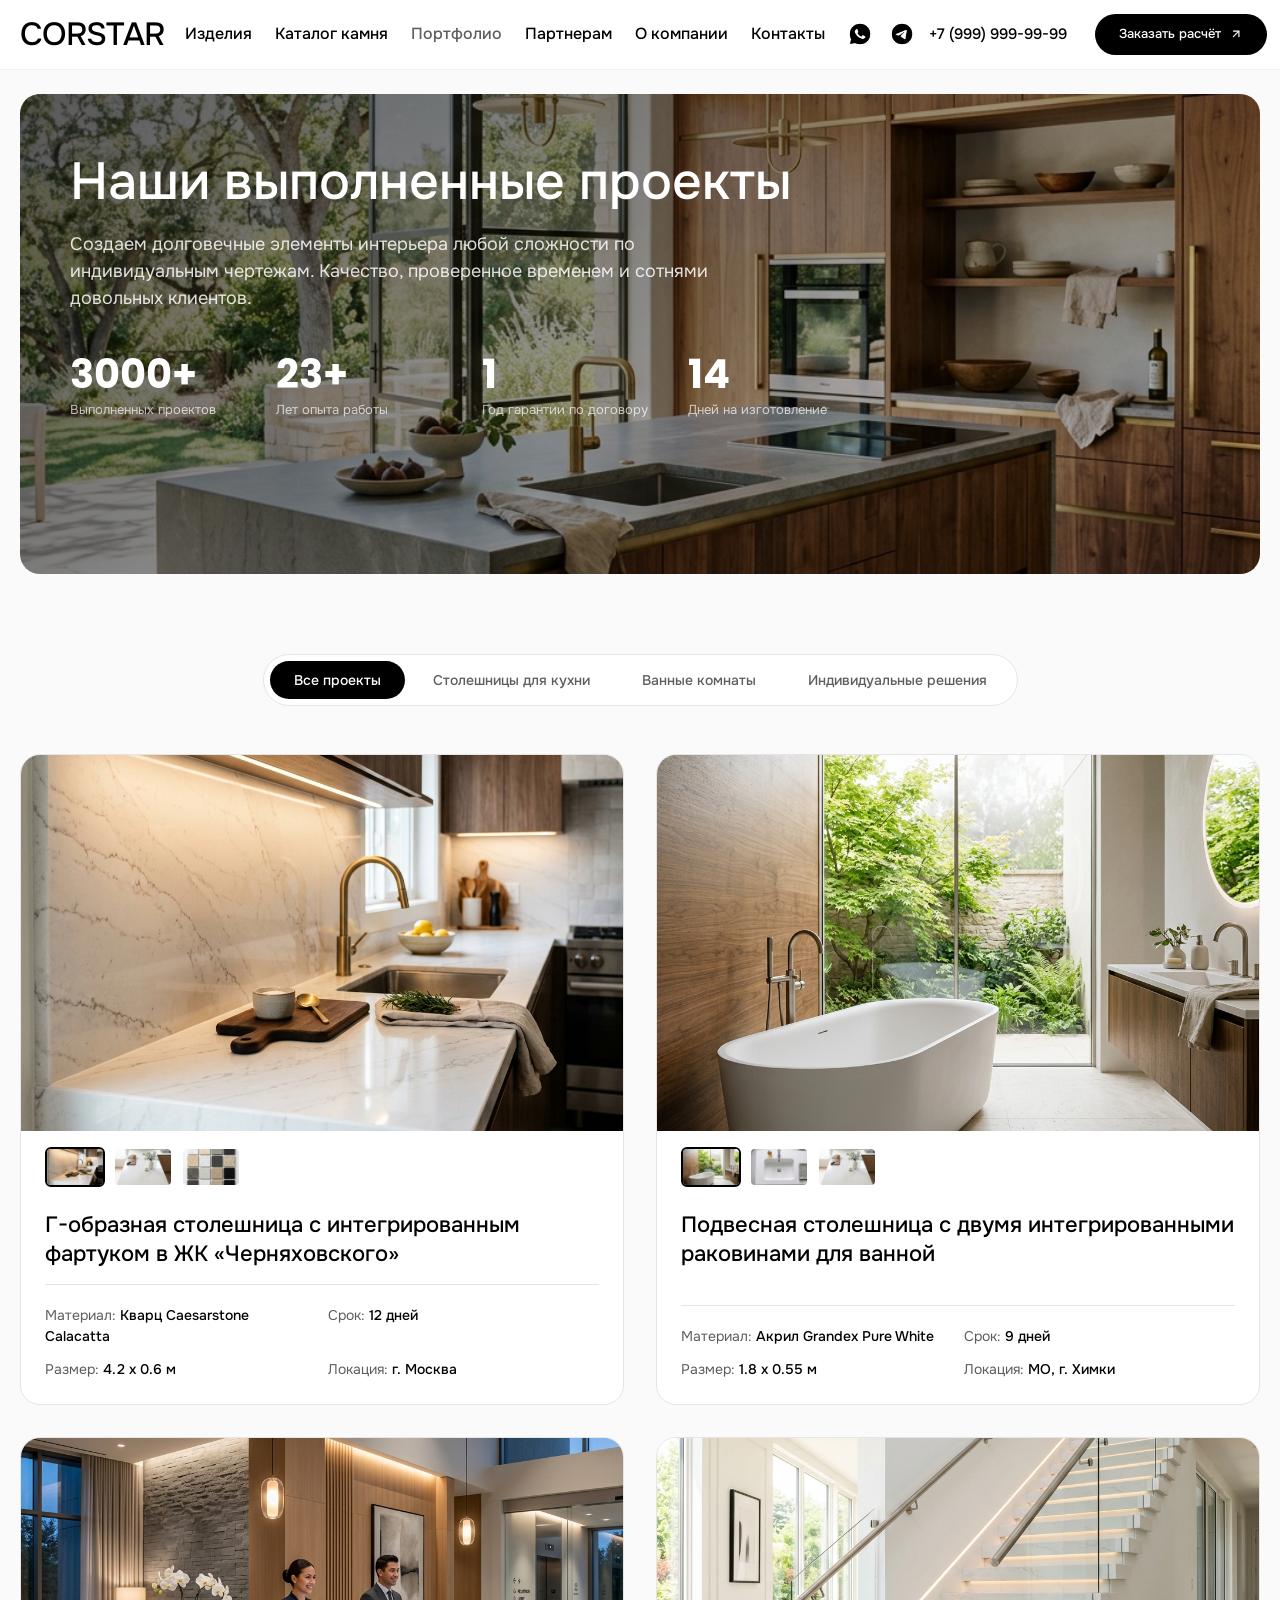
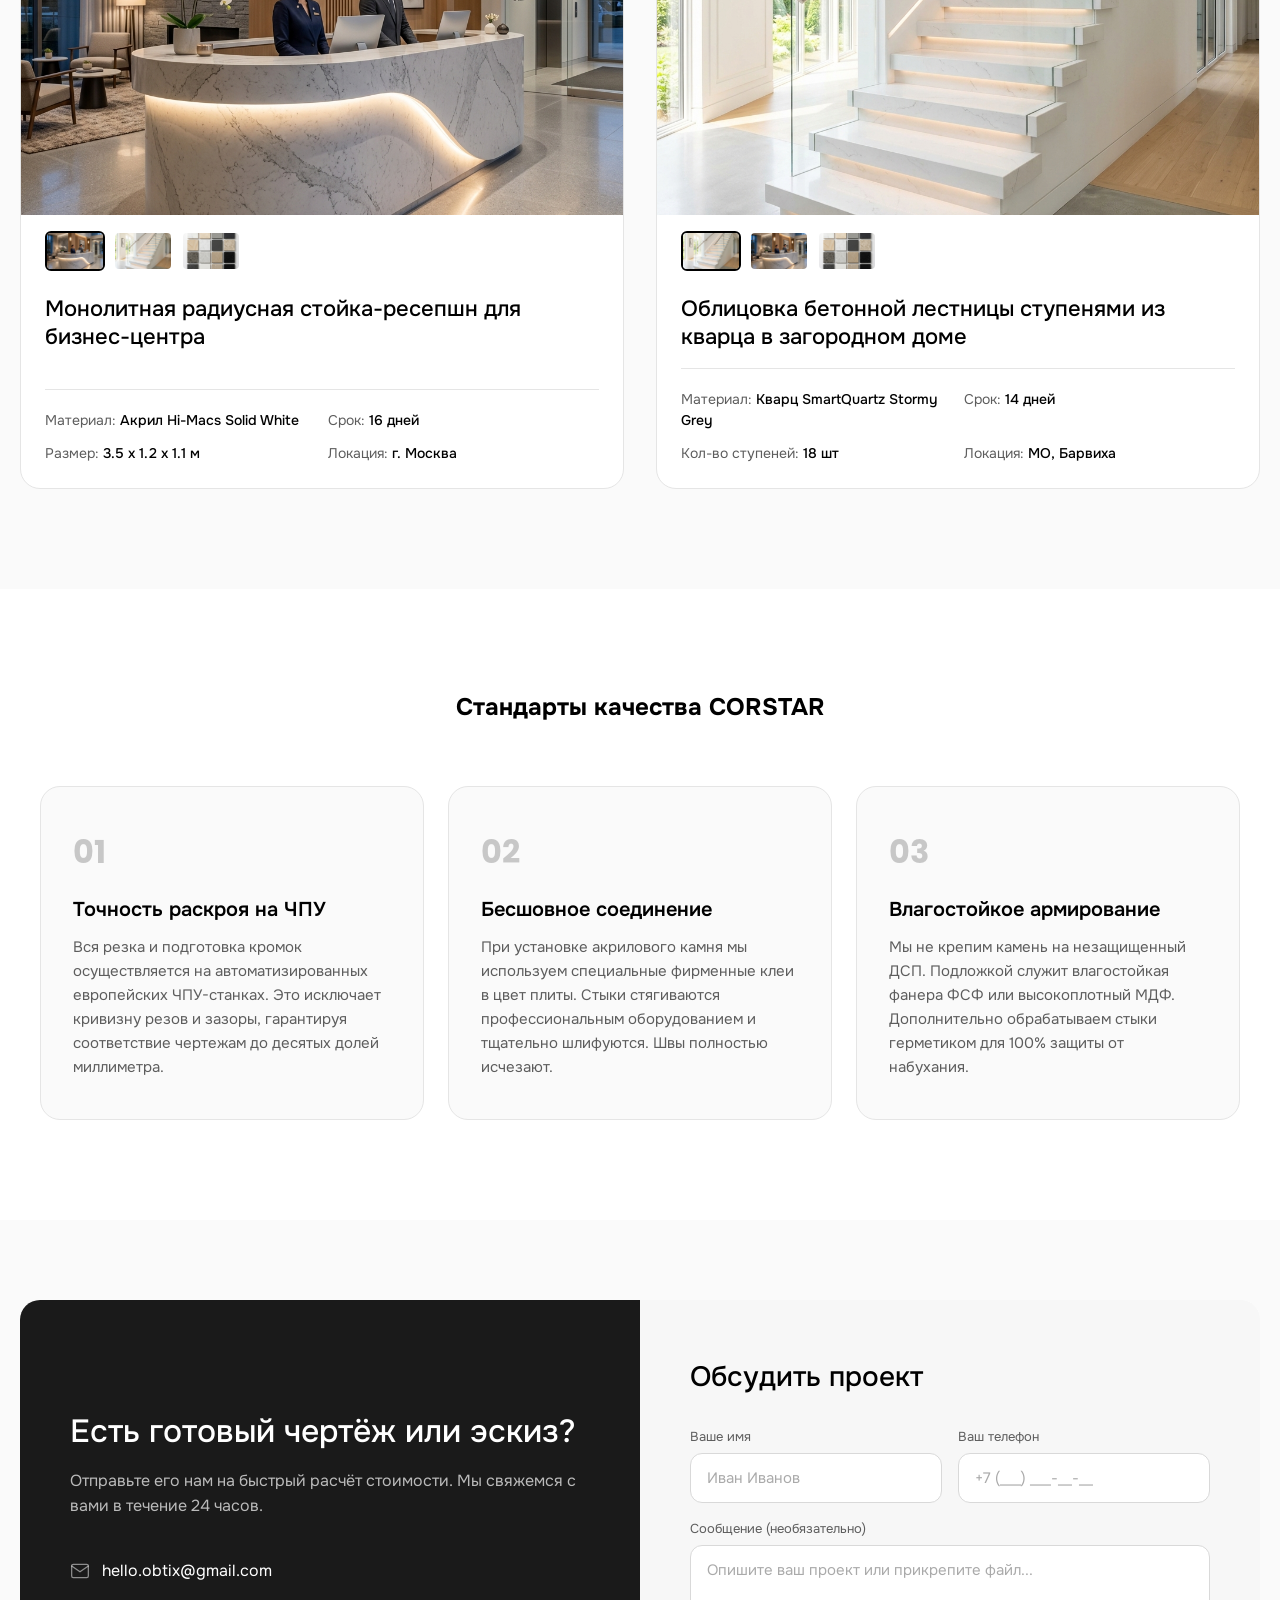
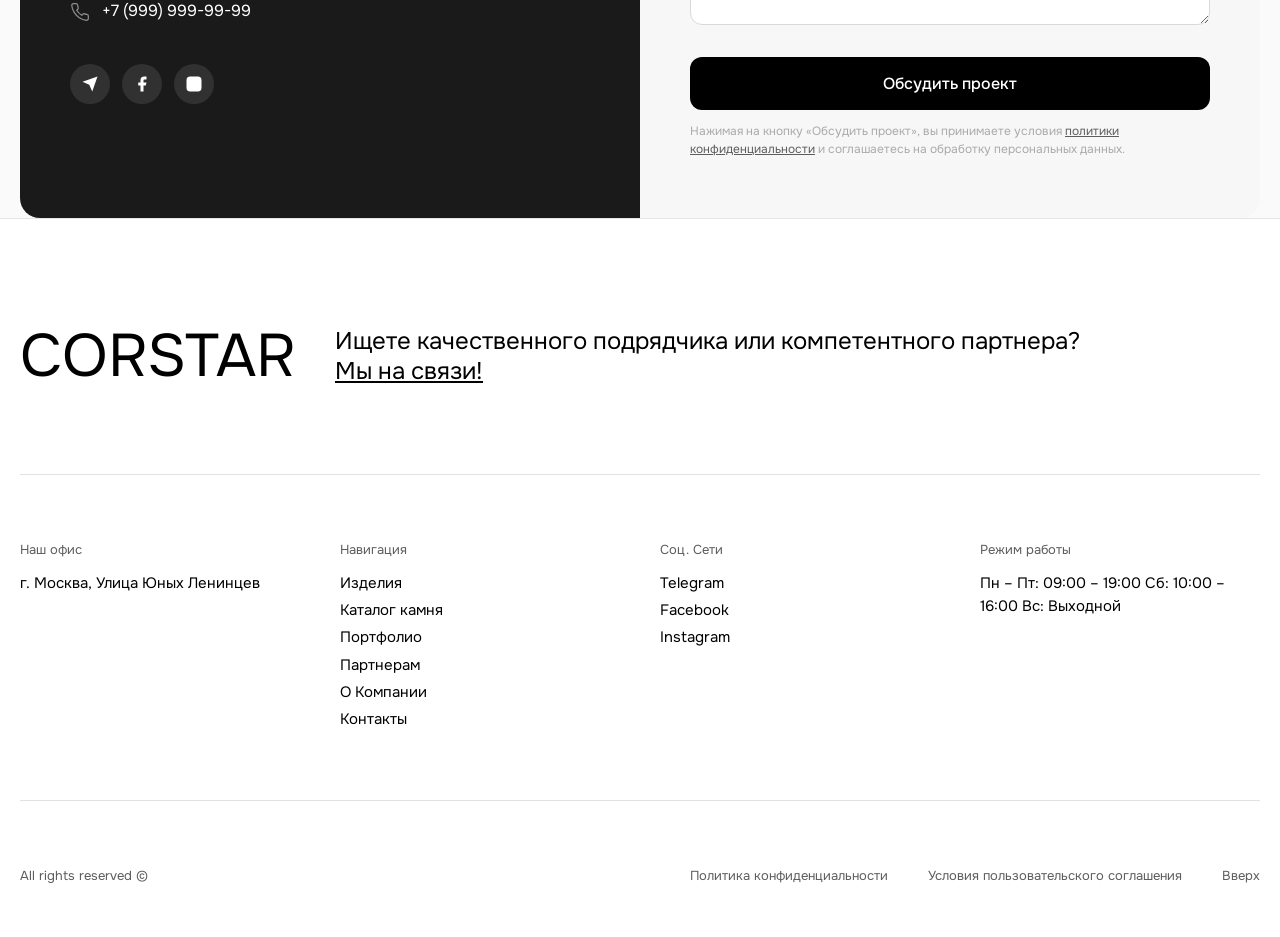
<file: portfolio.html>
<!DOCTYPE html>
<html lang="ru">

<head>
  <meta charset="utf-8" />
  <meta http-equiv="Content-Type" content="text/html; charset=utf-8" />
  <meta name="viewport" content="width=device-width, initial-scale=1.0" />
  <title>Портфолио выполненных работ — CORSTAR</title>
  <meta name="description"
    content="Галерея выполненных проектов из искусственного камня. Столешницы для кухонь, ванные комнаты, лестницы и сложные индивидуальные заказы с описанием материалов и сроков." />
  <meta property="og:url" content="https://corstar.tilda.ws/portfolio/" />
  <meta property="og:title" content="Портфолио выполненных работ — CORSTAR" />
  <meta property="og:description"
    content="Реализованные проекты любой сложности в Москве и области. Смотрите фото наших работ с характеристиками материалов и сроков выполнения." />
  <meta property="og:type" content="website" />
  <link rel="canonical" href="https://corstar.tilda.ws/portfolio/" />
  <meta name="format-detection" content="telephone=no" />
  <link rel="shortcut icon" href="images/tildafavicon.ico" type="image/x-icon" />
  <link rel="stylesheet" href="https://fonts.googleapis.com/css2?family=Onest:wght@100..900&display=swap"
    type="text/css" />
  <style>
    /* ===== FONT FACE ===== */
    @font-face {
      font-family: 'PoppinsCyr';
      src: url('fonts/PoppinsCyr-Regular.woff2') format('woff2'),
        url('fonts/PoppinsCyr-Regular.otf') format('opentype');
      font-weight: 400;
      font-style: normal;
      font-display: swap;
    }

    @font-face {
      font-family: 'PoppinsCyr';
      src: url('fonts/PoppinsCyr-Bold.woff2') format('woff2'),
        url('fonts/PoppinsCyr-Bold.otf') format('opentype');
      font-weight: 700;
      font-style: normal;
      font-display: swap;
    }

    /* ===== RESET & BASE ===== */
    *,
    *::before,
    *::after {
      margin: 0;
      padding: 0;
      box-sizing: border-box;
    }

    html {
      scroll-behavior: smooth;
    }

    body {
      font-family: 'Onest', 'PoppinsCyr', Arial, sans-serif;
      color: #000000;
      background: #ffffff;
      line-height: 1.55;
      -webkit-font-smoothing: antialiased;
      -moz-osx-font-smoothing: grayscale;
      overflow-x: hidden;
    }

    a {
      text-decoration: none;
      color: inherit;
      transition: color 0.2s ease;
    }

    a:hover {
      color: #5d5d5d;
    }

    img {
      max-width: 100%;
      height: auto;
      display: block;
    }

    button {
      cursor: pointer;
      border: none;
      outline: none;
      font-family: inherit;
    }

    input,
    textarea {
      font-family: inherit;
    }

    /* ===== CONTAINER ===== */
    .container {
      width: 100%;
      max-width: 1440px;
      margin: 0 auto;
      padding: 0 20px;
    }

    /* ===== HEADER ===== */
    .site-header {
      position: sticky;
      top: 0;
      z-index: 100;
      background: #ffffff;
      height: 60px;
      display: flex;
      align-items: center;
    }

    .header-inner {
      display: flex;
      align-items: center;
      width: 100%;
      max-width: 1440px;
      margin: 0 auto;
      padding: 0 20px;
      gap: 144px;
    }

    .header-logo {
      font-size: 40px;
      font-weight: 500;
      line-height: 1.16;
      white-space: nowrap;
      flex-shrink: 0;
    }

    .header-logo a {
      color: #000000;
    }

    .header-nav {
      display: flex;
      gap: 23px;
      align-items: center;
      flex-shrink: 0;
    }

    .header-nav a {
      font-size: 16px;
      font-weight: 500;
      line-height: 1.16;
      white-space: nowrap;
      color: #000000;
    }

    .header-nav a.is-active {
      color: #5d5d5d;
    }

    .header-contacts {
      display: flex;
      align-items: center;
      gap: 6px;
      margin-left: auto;
      flex-shrink: 0;
    }

    .header-contacts .icon-social {
      width: 30px;
      height: 30px;
      border-radius: 0;
      background-size: cover;
      background-position: center;
      background-repeat: no-repeat;
    }

    .header-contacts .header-phone {
      font-size: 14px;
      font-weight: 400;
      line-height: 1.55;
      white-space: nowrap;
    }

    /* ===== HERO SECTION WITH STATS ===== */
    .hero-section {
      padding: 24px 0 0;
      background: #fafafa;
    }

    .hero-card {
      position: relative;
      width: 100%;
      max-width: 1400px;
      margin: 0 auto;
      border-radius: 20px;
      overflow: hidden;
      min-height: 480px;
      display: flex;
      flex-direction: column;
      justify-content: flex-start;
    }

    .hero-card__bg {
      position: absolute;
      inset: 0;
      z-index: 0;
    }

    .hero-card__bg img {
      width: 100%;
      height: 100%;
      object-fit: cover;
    }

    .hero-card__overlay {
      position: absolute;
      inset: 0;
      z-index: 1;
      background: linear-gradient(135deg,
          rgba(0, 0, 0, 0.65) 0%,
          rgba(0, 0, 0, 0.4) 50%,
          rgba(0, 0, 0, 0.1) 100%);
    }

    .hero-card__content {
      position: relative;
      z-index: 2;
      padding: 60px 50px;
      max-width: 950px;
    }

    .hero-card__title {
      font-size: 52px;
      font-weight: 500;
      line-height: 1.1;
      color: #ffffff;
      margin-bottom: 20px;
    }

    .hero-card__subtitle {
      font-size: 18px;
      font-weight: 400;
      line-height: 1.5;
      color: rgba(255, 255, 255, 0.85);
      max-width: 640px;
      margin-bottom: 40px;
    }

    /* Stats inside hero */
    .hero-stats {
      display: grid;
      grid-template-columns: repeat(4, 1fr);
      gap: 24px;
      max-width: 800px;
    }

    .stat-item {
      color: #ffffff;
    }

    .stat-item__num {
      font-family: 'PoppinsCyr', sans-serif;
      font-size: 40px;
      font-weight: 700;
      line-height: 1.1;
      margin-bottom: 4px;
    }

    .stat-item__label {
      font-size: 13px;
      font-weight: 400;
      color: rgba(255, 255, 255, 0.7);
    }

    /* ===== CATEGORY FILTER TABS ===== */
    .portfolio-section {
      padding: 80px 0 100px;
      background: #fafafa;
    }

    .tabs-wrapper {
      display: flex;
      justify-content: center;
      margin-bottom: 48px;
    }

    .tabs-container {
      display: inline-flex;
      background: #ffffff;
      padding: 6px;
      border-radius: 100px;
      border: 1px solid #e5e5e5;
      gap: 4px;
    }

    .tab-btn {
      background: transparent;
      color: #5d5d5d;
      padding: 10px 24px;
      border-radius: 100px;
      font-size: 14px;
      font-weight: 500;
      transition: background 0.2s ease, color 0.2s ease;
    }

    .tab-btn:hover {
      color: #000000;
    }

    .tab-btn.is-active {
      background: #000000;
      color: #ffffff;
    }

    /* ===== CASE STUDY GRID ===== */
    .case-grid {
      display: grid;
      grid-template-columns: repeat(2, 1fr);
      gap: 32px;
      max-width: 1400px;
      margin: 0 auto;
    }

    .case-card {
      background: #ffffff;
      border-radius: 20px;
      overflow: hidden;
      border: 1px solid #e5e5e5;
      display: flex;
      flex-direction: column;
      transition: box-shadow 0.3s ease;
    }

    .case-card:hover {
      box-shadow: 0 16px 48px rgba(0, 0, 0, 0.06);
    }

    /* Slider Container */
    .case-slider {
      position: relative;
      width: 100%;
      aspect-ratio: 16 / 10;
      overflow: hidden;
      background: #fafafa;
    }

    .case-slider__img {
      width: 100%;
      height: 100%;
      object-fit: cover;
      opacity: 0;
      transition: opacity 0.35s ease;
      position: absolute;
      inset: 0;
      z-index: 1;
    }

    .case-slider__img.is-active {
      opacity: 1;
      position: relative;
      z-index: 2;
    }

    /* Thumbnail row */
    .case-thumbs {
      display: flex;
      gap: 8px;
      padding: 16px 24px 0;
      background: #ffffff;
    }

    .case-thumb {
      width: 60px;
      height: 40px;
      border-radius: 6px;
      overflow: hidden;
      cursor: pointer;
      border: 2px solid transparent;
      transition: border-color 0.2s ease;
    }

    .case-thumb img {
      width: 100%;
      height: 100%;
      object-fit: cover;
    }

    .case-thumb.is-active {
      border-color: #000000;
    }

    /* Body info */
    .case-body {
      padding: 24px;
      display: flex;
      flex-direction: column;
      flex: 1;
    }

    .case-title {
      font-size: 22px;
      font-weight: 500;
      line-height: 1.3;
      color: #000000;
      margin-bottom: 16px;
    }

    .case-meta {
      display: grid;
      grid-template-columns: repeat(2, 1fr);
      gap: 12px;
      margin-top: auto;
      border-top: 1px solid #e5e5e5;
      padding-top: 20px;
    }

    .meta-item {
      font-size: 14px;
      color: #5d5d5d;
      line-height: 1.5;
    }

    .meta-item strong {
      color: #000000;
      font-weight: 500;
    }

    /* ===== QUALITY INFOGRAPHIC ===== */
    .quality-section {
      padding: 100px 0;
      background: #ffffff;
    }

    .quality-section .section-header {
      margin-bottom: 60px;
      text-align: center;
    }

    .quality-grid {
      display: grid;
      grid-template-columns: repeat(3, 1fr);
      gap: 24px;
      max-width: 1200px;
      margin: 0 auto;
    }

    .quality-card {
      background: #fafafa;
      border-radius: 20px;
      padding: 40px 32px;
      border: 1px solid #e5e5e5;
      transition: transform 0.3s ease;
    }

    .quality-card:hover {
      transform: translateY(-2px);
    }

    .quality-card__num {
      font-family: 'PoppinsCyr', sans-serif;
      font-size: 32px;
      font-weight: 700;
      color: #000000;
      margin-bottom: 20px;
      opacity: 0.2;
    }

    .quality-card__title {
      font-size: 20px;
      font-weight: 600;
      color: #000000;
      margin-bottom: 12px;
      line-height: 1.3;
    }

    .quality-card__text {
      font-size: 15px;
      color: #5d5d5d;
      line-height: 1.6;
    }

    /* ===== SPLIT CTA ===== */
    .split-cta {
      background: #fafafa;
      padding: 80px 0 0;
    }

    .split-cta__inner {
      max-width: 1400px;
      margin: 0 auto;
      display: grid;
      grid-template-columns: 1fr 1fr;
      border-radius: 20px;
      overflow: hidden;
      min-height: 480px;
    }

    .split-cta__left {
      background: #1a1a1a;
      padding: 60px 50px;
      display: flex;
      flex-direction: column;
      justify-content: center;
    }

    .split-cta__left-title {
      font-size: 32px;
      font-weight: 500;
      line-height: 1.2;
      color: #ffffff;
      margin-bottom: 16px;
    }

    .split-cta__left-text {
      font-size: 16px;
      font-weight: 400;
      line-height: 1.6;
      color: rgba(255, 255, 255, 0.7);
      margin-bottom: 40px;
    }

    .split-cta__contact-item {
      display: flex;
      align-items: center;
      gap: 12px;
      margin-bottom: 16px;
    }

    .split-cta__contact-item svg {
      width: 20px;
      height: 20px;
      stroke: rgba(255, 255, 255, 0.5);
      fill: none;
      stroke-width: 1.5;
      stroke-linecap: round;
      stroke-linejoin: round;
      flex-shrink: 0;
    }

    .split-cta__contact-item a,
    .split-cta__contact-item span {
      font-size: 16px;
      color: #ffffff;
      font-weight: 400;
    }

    .split-cta__contact-item a:hover {
      color: rgba(255, 255, 255, 0.7);
    }

    .split-cta__socials {
      display: flex;
      gap: 12px;
      margin-top: 24px;
    }

    .split-cta__socials a {
      width: 40px;
      height: 40px;
      border-radius: 50%;
      background: rgba(255, 255, 255, 0.1);
      display: flex;
      align-items: center;
      justify-content: center;
      transition: background 0.2s ease;
    }

    .split-cta__socials a:hover {
      background: rgba(255, 255, 255, 0.2);
    }

    .split-cta__socials svg {
      width: 18px;
      height: 18px;
      fill: #ffffff;
    }

    .split-cta__right {
      background: #f7f7f7;
      padding: 60px 50px;
      display: flex;
      flex-direction: column;
      justify-content: center;
    }

    .split-cta__right-title {
      font-size: 28px;
      font-weight: 500;
      line-height: 1.25;
      color: #000000;
      margin-bottom: 32px;
    }

    .form-group {
      margin-bottom: 16px;
    }

    .form-group label {
      display: block;
      font-size: 13px;
      font-weight: 400;
      color: #5d5d5d;
      margin-bottom: 6px;
    }

    .form-group input,
    .form-group textarea {
      width: 100%;
      padding: 14px 16px;
      border: 1px solid #d9d9d9;
      border-radius: 12px;
      background: #ffffff;
      font-size: 15px;
      color: #000000;
      transition: border-color 0.2s ease;
      outline: none;
    }

    .form-group input:focus,
    .form-group textarea:focus {
      border-color: #000000;
    }

    .form-group input::placeholder,
    .form-group textarea::placeholder {
      color: #aaaaaa;
    }

    .form-group textarea {
      resize: vertical;
      min-height: 80px;
    }

    .form-row {
      display: grid;
      grid-template-columns: 1fr 1fr;
      gap: 16px;
    }

    .btn-submit {
      width: 100%;
      padding: 16px 32px;
      background: #000000;
      color: #ffffff;
      font-size: 16px;
      font-weight: 500;
      border-radius: 12px;
      transition: background 0.2s ease, transform 0.2s ease;
      margin-top: 8px;
    }

    .btn-submit:hover {
      background: #333333;
      transform: translateY(-1px);
    }

    .form-privacy {
      font-size: 12px;
      color: #aaaaaa;
      line-height: 1.5;
      margin-top: 12px;
    }

    .form-privacy a {
      color: #5d5d5d;
      text-decoration: underline;
    }

    /* ===== FOOTER ===== */
    .site-footer {
      background: #ffffff;
      padding: 100px 0 50px;
      border-top: 1px solid #e5e5e5;
    }

    .footer-top {
      display: flex;
      gap: 40px;
      align-items: center;
      margin-bottom: 80px;
    }

    .footer-logo {
      font-size: 60px;
      font-weight: 400;
      line-height: 1.25;
      flex-shrink: 0;
    }

    .footer-cta {
      font-size: 24px;
      font-weight: 400;
      line-height: 1.25;
    }

    .footer-cta a {
      text-decoration: underline;
    }

    .footer-divider {
      width: 100%;
      height: 1px;
      background: #d9d9d9;
      opacity: 0.75;
      margin-bottom: 65px;
    }

    .footer-columns {
      display: grid;
      grid-template-columns: repeat(4, 1fr);
      gap: 40px;
      margin-bottom: 65px;
    }

    .footer-col-label {
      font-size: 13px;
      font-weight: 400;
      color: #5d5d5d;
      margin-bottom: 12px;
    }

    .footer-col-content {
      font-size: 15px;
      font-weight: 400;
      line-height: 1.55;
      color: #000000;
    }

    .footer-col-content a {
      display: block;
      margin-bottom: 4px;
      transition: color 0.2s ease;
    }

    .footer-col-content a:hover {
      color: #979797;
    }

    .footer-bottom {
      display: flex;
      justify-content: space-between;
      align-items: center;
      gap: 20px;
    }

    .footer-bottom-links {
      display: flex;
      gap: 40px;
      align-items: center;
    }

    .footer-bottom a,
    .footer-bottom span {
      font-size: 13px;
      color: #5d5d5d;
      font-weight: 400;
    }

    .footer-bottom a:hover {
      color: #979797;
    }

    /* ===== RESPONSIVE ===== */
    @media screen and (max-width: 1199px) {
      .header-inner {
        gap: 60px;
      }

      .hero-card__title {
        font-size: 44px;
      }

      .hero-stats {
        gap: 16px;
      }

      .case-grid {
        gap: 20px;
      }

      .section-title {
        font-size: 40px;
      }

      .footer-logo {
        font-size: 50px;
      }

      .footer-columns {
        gap: 20px;
      }
    }

    @media screen and (max-width: 959px) {
      .header-nav {
        display: none;
      }

      .header-inner {
        gap: 20px;
      }

      .hero-card {
        min-height: 440px;
      }

      .hero-card__title {
        font-size: 36px;
      }

      .hero-card__content {
        padding: 40px 32px;
      }

      .hero-stats {
        grid-template-columns: repeat(2, 1fr);
        gap: 20px;
      }

      .case-grid {
        grid-template-columns: 1fr;
      }

      .quality-grid {
        grid-template-columns: 1fr;
        gap: 20px;
      }

      .split-cta__inner {
        grid-template-columns: 1fr;
      }

      .split-cta__left {
        padding: 48px 36px;
      }

      .split-cta__right {
        padding: 48px 36px;
      }

      .footer-top {
        flex-direction: column;
        align-items: flex-start;
        gap: 20px;
      }

      .footer-logo {
        font-size: 50px;
        line-height: 1.1;
      }

      .footer-columns {
        grid-template-columns: repeat(2, 1fr);
      }
    }

    @media screen and (max-width: 639px) {
      .hero-card {
        min-height: 380px;
      }

      .hero-card__title {
        font-size: 28px;
      }

      .hero-card__subtitle {
        font-size: 15px;
        margin-bottom: 30px;
      }

      .hero-card__content {
        padding: 28px 20px;
      }

      .hero-stats {
        grid-template-columns: repeat(2, 1fr);
        gap: 16px;
      }

      .stat-item__num {
        font-size: 30px;
      }

      .portfolio-section {
        padding: 48px 0 60px;
      }

      .tabs-wrapper {
        margin-bottom: 32px;
      }

      .tabs-container {
        width: 100%;
        flex-wrap: wrap;
        justify-content: center;
        border-radius: 16px;
      }

      .tab-btn {
        flex: 1 1 40%;
        padding: 8px 16px;
        text-align: center;
      }

      .case-slider {
        aspect-ratio: 16 / 11;
      }

      .case-thumbs {
        padding: 12px 16px 0;
      }

      .case-body {
        padding: 16px;
      }

      .case-title {
        font-size: 18px;
      }

      .case-meta {
        grid-template-columns: 1fr;
        gap: 8px;
      }

      .quality-section {
        padding: 60px 0;
      }

      .section-title {
        font-size: 32px;
      }

      .quality-card {
        padding: 28px 24px;
      }

      .split-cta {
        padding: 48px 0 0;
      }

      .split-cta__left {
        padding: 36px 24px;
      }

      .split-cta__left-title {
        font-size: 26px;
      }

      .split-cta__right {
        padding: 36px 24px;
      }

      .split-cta__right-title {
        font-size: 22px;
      }

      .form-row {
        grid-template-columns: 1fr;
      }

      .footer-logo {
        font-size: 38px;
      }

      .footer-cta {
        font-size: 20px;
      }

      .footer-columns {
        grid-template-columns: 1fr 1fr;
      }

      .footer-bottom {
        flex-direction: column;
        align-items: flex-start;
        gap: 12px;
      }

      .footer-bottom-links {
        flex-direction: column;
        gap: 8px;
        align-items: flex-start;
      }
    }

    @media screen and (max-width: 479px) {
      .header-logo {
        font-size: 32px;
      }

      .hero-card__title {
        font-size: 24px;
      }

      .hero-stats {
        grid-template-columns: 1fr;
      }

      .footer-columns {
        grid-template-columns: 1fr;
      }
    }

    /* ===== ANIMATION ===== */
    @media (prefers-reduced-motion: reduce) {

      *,
      *::before,
      *::after {
        animation-duration: 0.01ms !important;
        animation-iteration-count: 1 !important;
        transition-duration: 0.01ms !important;
        scroll-behavior: auto !important;
      }
    }

    /* ===== MOBILE NAV DRAWER & BURGER CROSS ===== */
    .header-burger {
      display: none;
      width: 28px;
      height: 20px;
      flex-direction: column;
      justify-content: space-between;
      cursor: pointer;
      background: none;
      border: none;
      padding: 0;
    }

    .header-burger span {
      display: block;
      width: 100%;
      height: 2px;
      background: #000;
      transition: transform 0.3s ease, opacity 0.3s ease;
    }

    .header-burger.is-active span:nth-child(1) {
      transform: translateY(9px) rotate(45deg);
    }

    .header-burger.is-active span:nth-child(2) {
      opacity: 0;
    }

    .header-burger.is-active span:nth-child(3) {
      transform: translateY(-9px) rotate(-45deg);
    }

    @media screen and (max-width: 959px) {
      .header-burger {
        display: flex !important;
      }

      .header-nav.is-open {
        display: flex !important;
        flex-direction: column;
        position: fixed;
        top: 60px;
        left: 0;
        right: 0;
        bottom: 0;
        background: #ffffff;
        padding: 40px 20px;
        gap: 24px;
        z-index: 99;
        align-items: flex-start;
      }

      .header-nav.is-open a {
        font-size: 24px !important;
        font-weight: 500;
      }
    }
  
    /* ===== HEADER RE-ALIGNMENT ===== */
    .site-header {
      height: 70px;
      border-bottom: 1px solid #f2f2f2;
    }

    .header-inner {
      justify-content: space-between;
      gap: 20px;
    }

    .header-logo {
      font-size: 32px;
      letter-spacing: -0.02em;
    }

    .header-contacts {
      gap: 12px;
    }

    .header-contacts .header-phone {
      font-size: 15px;
      font-weight: 500;
    }

    /* ===== HEADER RE-ALIGNMENT ===== */
    .site-header {
      height: 70px;
      border-bottom: 1px solid #f2f2f2;
    }

    .header-inner {
      justify-content: space-between;
      gap: 20px;
    }

    .header-logo {
      font-size: 32px;
      letter-spacing: -0.02em;
    }

    .header-contacts {
      gap: 12px;
    }

    .header-contacts .header-phone {
      font-size: 15px;
      font-weight: 500;
    }

    /* ===== HEADER RE-ALIGNMENT ===== */
    .site-header {
      height: 70px;
      border-bottom: 1px solid #f2f2f2;
    }

    .header-inner {
      justify-content: space-between;
      gap: 20px;
    }

    .header-logo {
      font-size: 32px;
      letter-spacing: -0.02em;
    }

    .header-contacts {
      gap: 12px;
    }

    .header-contacts .header-phone {
      font-size: 15px;
      font-weight: 500;
    }

    /* ===== HEADER RE-ALIGNMENT ===== */
    .site-header {
      height: 70px;
      border-bottom: 1px solid #f2f2f2;
    }

    .header-inner {
      justify-content: space-between;
      gap: 20px;
    }

    .header-logo {
      font-size: 32px;
      letter-spacing: -0.02em;
    }

    .header-contacts {
      gap: 12px;
    }

    .header-contacts .header-phone {
      font-size: 15px;
      font-weight: 500;
    }

    /* ===== HEADER RE-ALIGNMENT ===== */
    .site-header {
      height: 70px;
      border-bottom: 1px solid #f2f2f2;
    }

    .header-inner {
      justify-content: space-between;
      gap: 20px;
    }

    .header-logo {
      font-size: 32px;
      letter-spacing: -0.02em;
    }

    .header-contacts {
      gap: 12px;
    }

    .header-contacts .header-phone {
      font-size: 15px;
      font-weight: 500;
    }

    /* ===== NAV DROPDOWN ===== */
    .nav-item-has-dropdown {
      position: relative;
      display: inline-block;
    }

    .nav-dropdown {
      position: absolute;
      top: 100%;
      left: 50%;
      transform: translateX(-50%);
      background: #ffffff;
      border: 1px solid var(--color-border-light, #e8e8e8);
      border-radius: var(--radius-sm, 12px);
      padding: 16px;
      min-width: 220px;
      display: none;
      flex-direction: column;
      gap: 12px;
      box-shadow: 0 16px 48px rgba(0, 0, 0, 0.08);
      margin-top: 10px;
      z-index: 110;
    }

    .nav-dropdown::before {
      content: '';
      position: absolute;
      bottom: 100%;
      left: 50%;
      transform: translateX(-50%);
      border: 6px solid transparent;
      border-bottom-color: #ffffff;
    }

    .nav-dropdown::after {
      content: '';
      position: absolute;
      bottom: 100%;
      left: 0;
      right: 0;
      height: 12px;
    }

    .nav-dropdown a {
      font-size: 14px !important;
      font-weight: 400 !important;
      color: var(--color-secondary, #5d5d5d) !important;
      transition: color var(--transition-fast, 0.2s ease) !important;
      text-align: left;
    }

    .nav-dropdown a:hover {
      color: var(--color-primary, #000000) !important;
    }

    /* Show on hover for desktop */
    @media screen and (min-width: 960px) {
      .nav-item-has-dropdown:hover .nav-dropdown {
        display: flex;
      }
    }

    @media screen and (max-width: 959px) {
      .nav-dropdown {
        display: none !important;
      }
    }

    /* ===== HEADER CTA BUTTON ===== */
    .header-cta {
      display: inline-flex;
      align-items: center;
      gap: 8px;
      padding: 10px 24px;
      background: #000000;
      color: #ffffff;
      font-size: 13px;
      font-weight: 500;
      border-radius: 100px;
      transition: background 0.2s ease, transform 0.2s ease;
      cursor: pointer;
      white-space: nowrap;
      text-decoration: none;
      flex-shrink: 0;
      margin-left: 16px;
    }

    .header-cta:hover {
      background: #333333;
      transform: translateY(-1px);
      color: #ffffff;
    }

    .header-cta svg {
      width: 14px;
      height: 14px;
      stroke: currentColor;
      fill: none;
      stroke-width: 2;
    }

    /* ===== MOBILE NAV DRAWER BACKDROP ===== */
    .mobile-nav-backdrop {
      display: none;
      position: fixed;
      inset: 0;
      background: rgba(0, 0, 0, 0.4);
      z-index: 98;
      opacity: 0;
      transition: opacity 0.3s ease;
    }

    .mobile-nav-backdrop.is-visible {
      display: block;
      opacity: 1;
    }

    /* ===== POPUP CALCULATOR ===== */
    .calc-overlay {
      display: none;
      position: fixed;
      inset: 0;
      z-index: 200;
      background: rgba(0, 0, 0, 0.5);
      backdrop-filter: blur(4px);
      align-items: center;
      justify-content: center;
      padding: 20px;
    }

    .calc-overlay.is-open {
      display: flex;
    }

    .calc-popup {
      background: #ffffff;
      border-radius: 20px;
      padding: 48px;
      width: 100%;
      max-width: 560px;
      position: relative;
      box-shadow: 0 24px 64px rgba(0, 0, 0, 0.2);
      max-height: 90vh;
      overflow-y: auto;
    }

    .calc-popup__close {
      position: absolute;
      top: 20px;
      right: 20px;
      width: 32px;
      height: 32px;
      background: #f2f2f2;
      border: none;
      border-radius: 50%;
      cursor: pointer;
      display: flex;
      align-items: center;
      justify-content: center;
      transition: background 0.2s ease;
    }

    .calc-popup__close:hover {
      background: #e0e0e0;
    }

    .calc-popup__close svg {
      width: 14px;
      height: 14px;
      stroke: #000000;
      fill: none;
      stroke-width: 2;
    }

    .calc-popup__title {
      font-size: 28px;
      font-weight: 500;
      color: #000000;
      margin-bottom: 8px;
      line-height: 1.25;
    }

    .calc-popup__subtitle {
      font-size: 14px;
      color: #5d5d5d;
      margin-bottom: 32px;
      line-height: 1.5;
    }

    .calc-product-grid {
      display: grid;
      grid-template-columns: repeat(3, 1fr);
      gap: 8px;
      margin-bottom: 24px;
    }

    .calc-product-btn {
      padding: 12px 8px;
      font-size: 13px;
      font-weight: 500;
      background: #f7f7f7;
      border: 2px solid transparent;
      border-radius: 12px;
      cursor: pointer;
      transition: border-color 0.2s ease, background 0.2s ease;
      text-align: center;
      color: #000000;
      font-family: inherit;
    }

    .calc-product-btn:hover {
      background: #f0f0f0;
    }

    .calc-product-btn.is-selected {
      border-color: #000000;
      background: #ffffff;
    }

    .calc-form .form-group {
      margin-bottom: 16px;
    }

    .calc-form .form-group label {
      display: block;
      font-size: 12px;
      font-weight: 400;
      color: #aaaaaa;
      margin-bottom: 6px;
    }

    .calc-form .form-group input,
    .calc-form .form-group textarea {
      width: 100%;
      padding: 14px 16px;
      border: none;
      border-bottom: 1px solid #d9d9d9;
      background: transparent;
      font-size: 15px;
      color: #000000;
      transition: border-color 0.2s ease;
      outline: none;
      border-radius: 0;
      font-family: inherit;
    }

    .calc-form .form-group input:focus,
    .calc-form .form-group textarea:focus {
      border-color: #000000;
    }

    .calc-form .form-group textarea {
      resize: vertical;
      min-height: 80px;
    }

    .calc-form .btn-submit-calc {
      width: 100%;
      padding: 16px 32px;
      background: #000000;
      color: #ffffff;
      font-size: 16px;
      font-weight: 500;
      border-radius: 12px;
      transition: background 0.2s ease, transform 0.2s ease;
      margin-top: 8px;
      border: none;
      cursor: pointer;
      font-family: inherit;
    }

    .calc-form .btn-submit-calc:hover {
      background: #333333;
      transform: translateY(-1px);
    }

    /* ===== MOBILE ONLY CONTACTS DEFAULT (HIDDEN) ===== */
    .mobile-only-contacts {
      display: none;
    }

    /* ===== DESKTOP RESPONSIVE HEADER OVERRIDES ===== */
    @media screen and (max-width: 1199px) {
      .header-inner {
        gap: 16px;
      }

      .header-logo {
        font-size: 28px;
      }

      .header-nav {
        gap: 16px;
      }

      .header-nav a {
        font-size: 14px;
      }

      .header-cta {
        padding: 8px 18px;
        font-size: 12px;
        margin-left: 8px;
      }
    }

    @media screen and (max-width: 1100px) {
      .header-contacts .icon-social {
        display: none !important;
      }
    }

    @media screen and (max-width: 1024px) {
      .header-inner {
        padding: 0 12px;
        gap: 12px;
      }

      .header-logo {
        font-size: 24px;
      }

      .header-nav {
        gap: 12px;
      }

      .header-nav a {
        font-size: 13px;
      }

      .header-cta {
        padding: 8px 14px;
        font-size: 11px;
        margin-left: 4px;
      }

      .header-contacts {
        gap: 8px;
      }
    }

    /* ===== MOBILE RESPONSIVE HEADER OVERRIDES ===== */
    @media screen and (max-width: 959px) {
      .header-logo {
        font-size: 26px;
      }

      .header-contacts {
        display: none !important;
      }

      .header-nav {
        display: none;
      }

      .header-inner {
        gap: 20px;
      }

      .header-burger {
        display: flex;
      }

      .header-nav.is-open {
        display: flex !important;
        flex-direction: column;
        position: fixed;
        top: 70px;
        left: 0;
        right: 0;
        bottom: 0;
        background: #ffffff;
        padding: 40px 24px;
        gap: 24px;
        z-index: 99;
        align-items: flex-start;
      }

      .header-nav.is-open a {
        font-size: 24px !important;
        font-weight: 500;
      }

      /* ===== MOBILE ONLY CONTACTS ===== */
      .mobile-only-contacts {
        display: flex;
        flex-direction: column;
        gap: 16px;
        margin-top: auto;
        padding-top: 24px;
        border-top: 1px solid #e8e8e8;
        width: 100%;
      }

      .mobile-phone {
        font-size: 20px;
        font-weight: 500;
        color: #000000;
        text-decoration: none;
      }

      .mobile-socials {
        display: flex;
        gap: 12px;
      }

      .mobile-socials .icon-social {
        width: 36px;
        height: 36px;
        background-size: cover;
        background-position: center;
        background-repeat: no-repeat;
        display: block;
      }
    }

    /* ===== SCROLLED FLOATING HEADER (DESKTOP) ===== */
    @media screen and (min-width: 960px) {
      .site-header {
        transition: background-color 0.4s ease, height 0.4s ease, border-bottom 0.4s ease;
      }
      
      .header-inner {
        transition: max-width 0.5s cubic-bezier(0.16, 1, 0.3, 1), 
                    background-color 0.5s cubic-bezier(0.16, 1, 0.3, 1), 
                    border-radius 0.5s cubic-bezier(0.16, 1, 0.3, 1), 
                    border 0.5s cubic-bezier(0.16, 1, 0.3, 1), 
                    box-shadow 0.5s cubic-bezier(0.16, 1, 0.3, 1), 
                    height 0.5s cubic-bezier(0.16, 1, 0.3, 1), 
                    padding 0.5s cubic-bezier(0.16, 1, 0.3, 1),
                    margin-top 0.5s cubic-bezier(0.16, 1, 0.3, 1);
      }

      .header-nav {
        transition: opacity 0.3s ease, max-width 0.4s cubic-bezier(0.16, 1, 0.3, 1), visibility 0.3s;
        display: flex;
        overflow: hidden;
      }

      .header-burger {
        transition: opacity 0.3s ease;
      }

      /* When scrolled */
      .site-header--scrolled {
        background: transparent !important;
        border-bottom: none !important;
        height: 85px !important;
      }

      .site-header--scrolled .header-inner {
        background: rgba(255, 255, 255, 0.85) !important;
        backdrop-filter: blur(20px) saturate(180%);
        -webkit-backdrop-filter: blur(20px) saturate(180%);
        border: 1px solid rgba(0, 0, 0, 0.08) !important;
        border-radius: 40px !important;
        box-shadow: 0 12px 30px rgba(0, 0, 0, 0.08) !important;
        height: 60px !important;
        max-width: 560px !important; /* fit logo, burger, contacts */
        padding: 0 24px !important;
        margin-top: 12px !important;
      }

      .site-header--scrolled .header-nav {
        opacity: 0 !important;
        max-width: 0 !important;
        visibility: hidden !important;
        pointer-events: none !important;
      }

      .site-header--scrolled .header-burger {
        display: flex !important;
        opacity: 1 !important;
        flex-shrink: 0 !important;
      }

      .site-header--scrolled .header-contacts .icon-social {
        display: none !important;
      }

      /* When scrolled and expanded (burger clicked) */
      .site-header--scrolled.site-header--expanded .header-inner {
        max-width: 1200px !important; /* expand width to fit menu links inline */
        border-radius: 40px !important;
      }

      @media screen and (max-width: 1240px) {
        .site-header--scrolled.site-header--expanded .header-inner {
          max-width: calc(100% - 40px) !important;
        }
      }

      .site-header--scrolled.site-header--expanded .header-nav {
        opacity: 1 !important;
        max-width: 700px !important; /* open width to show links */
        visibility: visible !important;
        pointer-events: auto !important;
        margin-left: 20px;
        margin-right: 20px;
        overflow: visible !important; /* allow dropdowns to display */
      }
    }

</style>
</head>

<body>

  <!-- ===== HEADER ===== -->
  <header class="site-header" id="site-header">
    <div class="header-inner">
      <div class="header-logo">
        <a href="/">CORSTAR</a>
      </div>
                                          <nav class="header-nav" id="main-nav" aria-label="Основная навигация">
        <div class="nav-item-has-dropdown">
          <a href="/izdeliya/">Изделия</a>
          <div class="nav-dropdown">
            <a href="/izdeliya/#stoleshnitsi">Столешницы</a>
            <a href="/izdeliya/#podokonniki">Подоконники</a>
            <a href="/izdeliya/#mojki">Мойки и раковины</a>
            <a href="/izdeliya/#vanni">Ванны</a>
            <a href="/izdeliya/#stupeni">Ступени</a>
          </div>
        </div>
        <a href="/catalog-kamnya/">Каталог камня</a>
        <a href="/portfolio/" class="is-active">Портфолио</a>
        <a href="/partneram/">Партнерам</a>
        <div class="nav-item-has-dropdown">
          <a href="/o-kompanii/">О компании</a>
          <div class="nav-dropdown">
            <a href="/o-kompanii/#about">О нас</a>
            <a href="/o-kompanii/#production">Производство</a>
            <a href="/o-kompanii/#partners">Партнёры</a>
          </div>
        </div>
        <a href="/kontakty/">Контакты</a>

        <!-- Mobile-only contacts inside drawer -->
        <div class="mobile-only-contacts">
          <a href="tel:+79999999999" class="mobile-phone">+7 (999) 999-99-99</a>
          <div class="mobile-socials">
            <a href="https://t.me/" class="icon-social"
              style="background-image:url('images/tild3336-3233-4061-b363-653764393262__image.png')"
              aria-label="Telegram"></a>
            <a href="https://wa.me/" class="icon-social"
              style="background-image:url('images/tild6330-3839-4263-b533-323737306437__image.png')"
              aria-label="WhatsApp"></a>
          </div>
        </div>
      </nav>
                                          <div class="header-contacts">
        <a href="https://t.me/" class="icon-social"
          style="background-image:url('images/tild3336-3233-4061-b363-653764393262__image.png')"
          aria-label="Telegram"></a>
        <a href="https://wa.me/" class="icon-social"
          style="background-image:url('images/tild6330-3839-4263-b533-323737306437__image.png')"
          aria-label="WhatsApp"></a>
        <a href="tel:+79999999999" class="header-phone">+7 (999) 999-99-99</a>
        <a href="#" class="header-cta" id="btn-open-calc">
          Заказать расчёт
          <svg viewBox="0 0 24 24"><path d="M7 17L17 7"/><path d="M7 7h10v10"/></svg>
        </a>
      </div>
      <button class="header-burger" aria-label="Открыть меню" id="burger-toggle">
        <span></span>
        <span></span>
        <span></span>
      </button>
    </div>
  </header>

  <!-- Mobile nav backdrop -->
  <div class="mobile-nav-backdrop" id="mobile-backdrop"></div>

  <main>

    <!-- ===== HERO WITH STATS ===== -->
    <section class="hero-section" id="hero-portfolio">
      <div class="container">
        <div class="hero-card">
          <div class="hero-card__bg">
            <img src="images/hero_portfolio.png" alt="Выполненные интерьерные работы" loading="eager" />
          </div>
          <div class="hero-card__overlay"></div>
          <div class="hero-card__content">
            <h1 class="hero-card__title">Наши выполненные проекты</h1>
            <p class="hero-card__subtitle">Создаем долговечные элементы интерьера любой сложности по индивидуальным
              чертежам. Качество, проверенное временем и сотнями довольных клиентов.</p>

            <div class="hero-stats">
              <div class="stat-item">
                <div class="stat-item__num" data-val="3000">0</div>
                <div class="stat-item__label">Выполненных проектов</div>
              </div>
              <div class="stat-item">
                <div class="stat-item__num" data-val="23">0</div>
                <div class="stat-item__label">Лет опыта работы</div>
              </div>
              <div class="stat-item">
                <div class="stat-item__num" data-val="1">0</div>
                <div class="stat-item__label">Год гарантии по договору</div>
              </div>
              <div class="stat-item">
                <div class="stat-item__num" data-val="14">0</div>
                <div class="stat-item__label">Дней на изготовление</div>
              </div>
            </div>

          </div>
        </div>
      </div>
    </section>

    <!-- ===== PORTFOLIO EXPLORER ===== -->
    <section class="portfolio-section" id="portfolio-explorer">
      <div class="container">

        <!-- Category tabs -->
        <div class="tabs-wrapper">
          <div class="tabs-container">
            <button class="tab-btn is-active" data-cat="all">Все проекты</button>
            <button class="tab-btn" data-cat="kitchen">Столешницы для кухни</button>
            <button class="tab-btn" data-cat="bathroom">Ванные комнаты</button>
            <button class="tab-btn" data-cat="custom">Индивидуальные решения</button>
          </div>
        </div>

        <!-- Case Study Grid -->
        <div class="case-grid" id="case-grid">

          <!-- Card 1: Kitchen Marble -->
          <div class="case-card" data-cat="kitchen">
            <div class="case-slider" id="slider-1">
              <img class="case-slider__img is-active" src="images/port_kitchen_marble.png"
                alt="Кухонная столешница из белого кварца" loading="lazy" />
              <img class="case-slider__img" src="images/cat_stoleshnitsy.png" alt="Деталь кромки белой столешницы"
                loading="lazy" />
              <img class="case-slider__img" src="images/materials_banner.png" alt="Вид кухонного острова издалека"
                loading="lazy" />
            </div>
            <div class="case-thumbs" data-slider="slider-1">
              <div class="case-thumb is-active"><img src="images/port_kitchen_marble.png" alt="Миниатюра 1" /></div>
              <div class="case-thumb"><img src="images/cat_stoleshnitsy.png" alt="Миниатюра 2" /></div>
              <div class="case-thumb"><img src="images/materials_banner.png" alt="Миниатюра 3" /></div>
            </div>
            <div class="case-body">
              <h3 class="case-title">Г-образная столешница с интегрированным фартуком в ЖК «Черняховского»</h3>
              <div class="case-meta">
                <div class="meta-item">Материал: <strong>Кварц Caesarstone Calacatta</strong></div>
                <div class="meta-item">Срок: <strong>12 дней</strong></div>
                <div class="meta-item">Размер: <strong>4.2 х 0.6 м</strong></div>
                <div class="meta-item">Локация: <strong>г. Москва</strong></div>
              </div>
            </div>
          </div>

          <!-- Card 2: Bathroom Vanity -->
          <div class="case-card" data-cat="bathroom">
            <div class="case-slider" id="slider-2">
              <img class="case-slider__img is-active" src="images/cat_vanny.png"
                alt="Интегрированная раковина из акрилового камня" loading="lazy" />
              <img class="case-slider__img" src="images/cat_mojki.png" alt="Вид чаши раковины изнутри" loading="lazy" />
              <img class="case-slider__img" src="images/cat_stoleshnitsy.png" alt="Деталь примыкания к стене"
                loading="lazy" />
            </div>
            <div class="case-thumbs" data-slider="slider-2">
              <div class="case-thumb is-active"><img src="images/cat_vanny.png" alt="Миниатюра 1" /></div>
              <div class="case-thumb"><img src="images/cat_mojki.png" alt="Миниатюра 2" /></div>
              <div class="case-thumb"><img src="images/cat_stoleshnitsy.png" alt="Миниатюра 3" /></div>
            </div>
            <div class="case-body">
              <h3 class="case-title">Подвесная столешница с двумя интегрированными раковинами для ванной</h3>
              <div class="case-meta">
                <div class="meta-item">Материал: <strong>Акрил Grandex Pure White</strong></div>
                <div class="meta-item">Срок: <strong>9 дней</strong></div>
                <div class="meta-item">Размер: <strong>1.8 х 0.55 м</strong></div>
                <div class="meta-item">Локация: <strong>МО, г. Химки</strong></div>
              </div>
            </div>
          </div>

          <!-- Card 3: Custom Office Reception -->
          <div class="case-card" data-cat="custom">
            <div class="case-slider" id="slider-3">
              <img class="case-slider__img is-active" src="images/cat_individualno.png"
                alt="Радиусная стойка ресепшн из акрила" loading="lazy" />
              <img class="case-slider__img" src="images/cat_stupeni.png" alt="Крупный план стыка элементов"
                loading="lazy" />
              <img class="case-slider__img" src="images/materials_banner.png" alt="Общий план офисного лобби"
                loading="lazy" />
            </div>
            <div class="case-thumbs" data-slider="slider-3">
              <div class="case-thumb is-active"><img src="images/cat_individualno.png" alt="Миниатюра 1" /></div>
              <div class="case-thumb"><img src="images/cat_stupeni.png" alt="Миниатюра 2" /></div>
              <div class="case-thumb"><img src="images/materials_banner.png" alt="Миниатюра 3" /></div>
            </div>
            <div class="case-body">
              <h3 class="case-title">Монолитная радиусная стойка-ресепшн для бизнес-центра</h3>
              <div class="case-meta">
                <div class="meta-item">Материал: <strong>Акрил Hi-Macs Solid White</strong></div>
                <div class="meta-item">Срок: <strong>16 дней</strong></div>
                <div class="meta-item">Размер: <strong>3.5 х 1.2 х 1.1 м</strong></div>
                <div class="meta-item">Локация: <strong>г. Москва</strong></div>
              </div>
            </div>
          </div>

          <!-- Card 4: Stairs & Steps -->
          <div class="case-card" data-cat="custom">
            <div class="case-slider" id="slider-4">
              <img class="case-slider__img is-active" src="images/cat_stupeni.png"
                alt="Ступени лестницы из кварцевого агломерата" loading="lazy" />
              <img class="case-slider__img" src="images/cat_individualno.png" alt="Нижний марш лестницы"
                loading="lazy" />
              <img class="case-slider__img" src="images/materials_banner.png" alt="Кромка каменной ступени"
                loading="lazy" />
            </div>
            <div class="case-thumbs" data-slider="slider-4">
              <div class="case-thumb is-active"><img src="images/cat_stupeni.png" alt="Миниатюра 1" /></div>
              <div class="case-thumb"><img src="images/cat_individualno.png" alt="Миниатюра 2" /></div>
              <div class="case-thumb"><img src="images/materials_banner.png" alt="Миниатюра 3" /></div>
            </div>
            <div class="case-body">
              <h3 class="case-title">Облицовка бетонной лестницы ступенями из кварца в загородном доме</h3>
              <div class="case-meta">
                <div class="meta-item">Материал: <strong>Кварц SmartQuartz Stormy Grey</strong></div>
                <div class="meta-item">Срок: <strong>14 дней</strong></div>
                <div class="meta-item">Кол-во ступеней: <strong>18 шт</strong></div>
                <div class="meta-item">Локация: <strong>МО, Барвиха</strong></div>
              </div>
            </div>
          </div>

        </div>

      </div>
    </section>

    <!-- ===== QUALITY INFOGRAPHIC ===== -->
    <section class="quality-section" id="engineering-quality">
      <div class="container">
        <div class="section-header">
          <h2 class="section-title">Стандарты качества CORSTAR</h2>
        </div>
        <div class="quality-grid">

          <div class="quality-card">
            <div class="quality-card__num">01</div>
            <h3 class="quality-card__title">Точность раскроя на ЧПУ</h3>
            <p class="quality-card__text">Вся резка и подготовка кромок осуществляется на автоматизированных европейских
              ЧПУ-станках. Это исключает кривизну резов и зазоры, гарантируя соответствие чертежам до десятых долей
              миллиметра.</p>
          </div>

          <div class="quality-card">
            <div class="quality-card__num">02</div>
            <h3 class="quality-card__title">Бесшовное соединение</h3>
            <p class="quality-card__text">При установке акрилового камня мы используем специальные фирменные клеи в цвет
              плиты. Стыки стягиваются профессиональным оборудованием и тщательно шлифуются. Швы полностью исчезают.</p>
          </div>

          <div class="quality-card">
            <div class="quality-card__num">03</div>
            <h3 class="quality-card__title">Влагостойкое армирование</h3>
            <p class="quality-card__text">Мы не крепим камень на незащищенный ДСП. Подложкой служит влагостойкая фанера
              ФСФ или высокоплотный МДФ. Дополнительно обрабатываем стыки герметиком для 100% защиты от набухания.</p>
          </div>

        </div>
      </div>
    </section>

    <!-- ===== SPLIT CTA ===== -->
    <section class="split-cta" id="split-cta">
      <div class="container">
        <div class="split-cta__inner">

          <div class="split-cta__left">
            <h2 class="split-cta__left-title">Есть готовый чертёж или&nbsp;эскиз?</h2>
            <p class="split-cta__left-text">Отправьте его нам на быстрый расчёт стоимости. Мы свяжемся с вами в течение
              24 часов.</p>

            <div class="split-cta__contact-item">
              <svg viewBox="0 0 24 24">
                <path d="M4 4h16c1.1 0 2 .9 2 2v12c0 1.1-.9 2-2 2H4c-1.1 0-2-.9-2-2V6c0-1.1.9-2 2-2z" />
                <path d="M22 6l-10 7L2 6" />
              </svg>
              <a href="mailto:hello.obtix@gmail.com">hello.obtix@gmail.com</a>
            </div>
            <div class="split-cta__contact-item">
              <svg viewBox="0 0 24 24">
                <path
                  d="M22 16.92v3a2 2 0 01-2.18 2 19.79 19.79 0 01-8.63-3.07 19.5 19.5 0 01-6-6 19.79 19.79 0 01-3.07-8.67A2 2 0 014.11 2h3a2 2 0 012 1.72 12.84 12.84 0 00.7 2.81 2 2 0 01-.45 2.11L8.09 9.91a16 16 0 006 6l1.27-1.27a2 2 0 012.11-.45 12.84 12.84 0 002.81.7A2 2 0 0122 16.92z" />
              </svg>
              <a href="tel:+79999999999">+7 (999) 999-99-99</a>
            </div>

            <div class="split-cta__socials">
              <a href="https://t.me/" aria-label="Telegram">
                <svg viewBox="0 0 24 24">
                  <path d="M22 2L11 13M22 2l-7 20-4-9-9-4 20-7z" />
                </svg>
              </a>
              <a href="https://facebook.com/" aria-label="Facebook">
                <svg viewBox="0 0 24 24">
                  <path d="M18 2h-3a5 5 0 00-5 5v3H7v4h3v8h4v-8h3l1-4h-4V7a1 1 0 011-1h3z" />
                </svg>
              </a>
              <a href="https://instagram.com/" aria-label="Instagram">
                <svg viewBox="0 0 24 24">
                  <rect x="2" y="2" width="20" height="20" rx="5" ry="5" />
                  <path d="M16 11.37A4 4 0 1112.63 8 4 4 0 0116 11.37z" />
                  <line x1="17.5" y1="6.5" x2="17.51" y2="6.5" />
                </svg>
              </a>
            </div>
          </div>

          <div class="split-cta__right">
            <h2 class="split-cta__right-title">Обсудить проект</h2>
            <form id="form-discuss-project" action="#" method="POST">
              <div class="form-row">
                <div class="form-group">
                  <label for="input-name">Ваше имя</label>
                  <input type="text" id="input-name" name="name" placeholder="Иван Иванов" required />
                </div>
                <div class="form-group">
                  <label for="input-phone">Ваш телефон</label>
                  <input type="tel" id="input-phone" name="phone" placeholder="+7 (___) ___-__-__" required />
                </div>
              </div>
              <div class="form-group">
                <label for="input-message">Сообщение (необязательно)</label>
                <textarea id="input-message" name="message"
                  placeholder="Опишите ваш проект или прикрепите файл..."></textarea>
              </div>
              <button type="submit" class="btn-submit" id="btn-submit-project">Обсудить проект</button>
              <p class="form-privacy">Нажимая на кнопку «Обсудить проект», вы принимаете условия <a
                  href="/privacy/">политики конфиденциальности</a> и соглашаетесь на обработку персональных данных.</p>
            </form>
          </div>

        </div>
      </div>
    </section>

  </main>

  <!-- ===== FOOTER ===== -->
  <footer class="site-footer" id="site-footer">
    <div class="container">

      <div class="footer-top">
        <div class="footer-logo">CORSTAR</div>
        <div class="footer-cta">Ищете качественного подрядчика или компетентного партнера?<br><a href="/partneram/">Мы
            на связи!</a></div>
      </div>

      <div class="footer-divider"></div>

      <div class="footer-columns">
        <div>
          <div class="footer-col-label">Наш офис</div>
          <div class="footer-col-content">г. Москва, Улица Юных Ленинцев</div>
        </div>
        <div>
          <div class="footer-col-label">Навигация</div>
          <div class="footer-col-content">
            <a href="/izdeliya/">Изделия</a>
            <a href="/catalog-kamnya/">Каталог камня</a>
            <a href="/portfolio/">Портфолио</a>
            <a href="/partneram/">Партнерам</a>
            <a href="/o-kompanii/">О Компании</a>
            <a href="/kontakty/">Контакты</a>
          </div>
        </div>
        <div>
          <div class="footer-col-label">Соц. Сети</div>
          <div class="footer-col-content">
            <a href="https://t.me/">Telegram</a>
            <a href="https://facebook.com/">Facebook</a>
            <a href="https://instagram.com/">Instagram</a>
          </div>
        </div>
                <div>
          <div class="footer-col-label">Режим работы</div>
          <div class="footer-col-content">
            <span>Пн – Пт: 09:00 – 19:00</span>
            <span>Сб: 10:00 – 16:00</span>
            <span>Вс: Выходной</span>
          </div>
        </div>
      </div>

      <div class="footer-divider"></div>

      <div class="footer-bottom">
        <span>All rights reserved ©</span>
        <div class="footer-bottom-links">
          <a href="/privacy/">Политика конфиденциальности</a>
          <a href="/terms/">Условия пользовательского соглашения</a>
          <a href="#site-header">Вверх</a>
        </div>
      </div>

    </div>
  </footer>

  <!-- ===== SCRIPT LOGIC ===== -->
  <script>
    document.addEventListener('DOMContentLoaded', () => {
      // 1. STATS COUNTER ANIMATION
      const counters = document.querySelectorAll('.stat-item__num');
      const speed = 100; // lower number = faster count

      const animateCounters = () => {
        counters.forEach(counter => {
          const target = +counter.getAttribute('data-val');
          const count = +counter.innerText;
          const increment = Math.max(1, Math.ceil(target / speed));

          if (count < target) {
            counter.innerText = count + increment;
            setTimeout(animateCounters, 15);
          } else {
            counter.innerText = target + (target === 3000 || target === 23 ? '+' : '');
          }
        });
      };

      // Trigger counter animation on load or scroll
      if ('IntersectionObserver' in window) {
        const observer = new IntersectionObserver((entries) => {
          entries.forEach(entry => {
            if (entry.isIntersecting) {
              animateCounters();
              observer.unobserve(entry.target);
            }
          });
        }, { threshold: 0.5 });
        observer.observe(document.querySelector('.hero-stats'));
      } else {
        animateCounters();
      }

      // 2. CATEGORY TABS FILTER
      const tabButtons = document.querySelectorAll('.tab-btn');
      const caseCards = document.querySelectorAll('.case-card');

      tabButtons.forEach(btn => {
        btn.addEventListener('click', () => {
          tabButtons.forEach(b => b.classList.remove('is-active'));
          btn.classList.add('is-active');

          const cat = btn.getAttribute('data-cat');

          caseCards.forEach(card => {
            const cardCat = card.getAttribute('data-cat');
            if (cat === 'all' || cardCat === cat) {
              card.style.display = 'flex';
            } else {
              card.style.display = 'none';
            }
          });
        });
      });

      // 3. CASE STUDY SLIDER INTERACTION (Thumbnail hovering/clicking swaps main photo)
      const thumbsContainers = document.querySelectorAll('.case-thumbs');

      thumbsContainers.forEach(container => {
        const sliderId = container.getAttribute('data-slider');
        const slider = document.getElementById(sliderId);
        const mainImgs = slider.querySelectorAll('.case-slider__img');
        const thumbs = container.querySelectorAll('.case-thumb');

        thumbs.forEach((thumb, idx) => {
          // Both click and mouseenter events for premium UX
          const handleSwap = () => {
            thumbs.forEach(t => t.classList.remove('is-active'));
            mainImgs.forEach(img => img.classList.remove('is-active'));

            thumb.classList.add('is-active');
            mainImgs[idx].classList.add('is-active');
          };

          thumb.addEventListener('click', handleSwap);
          thumb.addEventListener('mouseenter', handleSwap);
        });
      });
    });
  </script>


  
  <!-- ============================================================
       POPUP CALCULATOR OVERLAY
       ============================================================ -->
  <div class="calc-overlay" id="calc-popup-overlay">
    <div class="calc-popup" id="calculator-popup">
      <button class="calc-popup__close" id="btn-close-calc" aria-label="Закрыть">
        <svg viewBox="0 0 24 24"><line x1="18" y1="6" x2="6" y2="18"/><line x1="6" y1="6" x2="18" y2="18"/></svg>
      </button>
      <div class="calc-popup__title">Расчёт стоимости</div>
      <div class="calc-popup__subtitle">Выберите параметры, чтобы получить точный расчёт стоимости изделия в течение 15 минут.</div>
      
      <form class="calc-form" id="calculator-form">
        <div class="form-group">
          <label>Тип камня</label>
          <div class="calc-product-grid" id="calc-stone-grid">
            <button type="button" class="calc-product-btn is-selected" data-value="acrylic">Акриловый</button>
            <button type="button" class="calc-product-btn" data-value="quartz">Кварцевый</button>
          </div>
          <input type="hidden" name="stone_type" id="calc-stone-val" value="acrylic" />
        </div>
        
        <div class="form-group">
          <label>Тип изделия</label>
          <div class="calc-product-grid" id="calc-type-grid">
            <button type="button" class="calc-product-btn is-selected" data-value="stoleshnitsa">Столешница</button>
            <button type="button" class="calc-product-btn" data-value="mojka">Мойка</button>
            <button type="button" class="calc-product-btn" data-value="podokonnik">Подоконник</button>
            <button type="button" class="calc-product-btn" data-value="vanna">Ванна</button>
            <button type="button" class="calc-product-btn" data-value="stupeni">Ступени</button>
            <button type="button" class="calc-product-btn" data-value="other">Другое</button>
          </div>
          <input type="hidden" name="product_type" id="calc-type-val" value="stoleshnitsa" />
        </div>

        <div class="form-group">
          <label for="calc-dim-length">Приблизительные размеры / длина</label>
          <input type="text" id="calc-dim-length" name="length" placeholder="Например, 3 метра или 3000 мм" required />
        </div>

        <div class="form-group">
          <label for="calc-name">Ваше имя</label>
          <input type="text" id="calc-name" name="name" placeholder="Иван" required />
        </div>

        <div class="form-group">
          <label for="calc-phone">Ваш телефон</label>
          <input type="tel" id="calc-phone" name="phone" placeholder="+7 (___) ___-__-__" required />
        </div>

        <button type="submit" class="btn-submit-calc">Получить расчёт стоимости</button>
      </form>
    </div>
  </div>


  
  
  <!-- ============================================================
       JS Scripts
       ============================================================ -->
  <script>
    (function () {
      /* ---- Partner Tabs ---- */
      const tabs = document.querySelectorAll('.partners__tab');
      const panels = document.querySelectorAll('.partners__panel');

      tabs.forEach(function (tab) {
        tab.addEventListener('click', function () {
          tabs.forEach(function (t) {
            t.classList.remove('partners__tab--active');
            t.setAttribute('aria-selected', 'false');
          });
          panels.forEach(function (p) {
            p.classList.remove('partners__panel--active');
          });

          tab.classList.add('partners__tab--active');
          tab.setAttribute('aria-selected', 'true');

          var panelId = tab.getAttribute('data-panel');
          var target = document.getElementById('panel-' + panelId);
          if (target) {
            target.classList.add('partners__panel--active');
          }
        });
      });

      /* ---- FAQ Accordion ---- */
      const faqItems = document.querySelectorAll('.faq-item');
      faqItems.forEach(function (item) {
        const questionBtn = item.querySelector('.faq-item__question');
        if (questionBtn) {
          questionBtn.addEventListener('click', function () {
            const isOpen = item.classList.contains('is-open');
            // Close other items
            faqItems.forEach(function (i) {
              i.classList.remove('is-open');
              const btn = i.querySelector('.faq-item__question');
              if (btn) btn.setAttribute('aria-expanded', 'false');
            });

            if (!isOpen) {
              item.classList.add('is-open');
              questionBtn.setAttribute('aria-expanded', 'true');
            }
          });
        }
      });

      /* ---- Calculator Popup Toggle ---- */
      const calcOverlay = document.getElementById('calc-popup-overlay');
      const openCalcBtns = [
        document.getElementById('btn-open-calc'),
        document.getElementById('hero-cta-catalog')
      ];
      const closeCalcBtn = document.getElementById('btn-close-calc');

      openCalcBtns.forEach(function (btn) {
        if (btn) {
          btn.addEventListener('click', function (e) {
            e.preventDefault();
            calcOverlay.classList.add('is-open');
            document.body.style.overflow = 'hidden';
          });
        }
      });

      if (closeCalcBtn) {
        closeCalcBtn.addEventListener('click', function () {
          calcOverlay.classList.remove('is-open');
          document.body.style.overflow = '';
        });
      }

      if (calcOverlay) {
        calcOverlay.addEventListener('click', function (e) {
          if (e.target === calcOverlay) {
            calcOverlay.classList.remove('is-open');
            document.body.style.overflow = '';
          }
        });
      }

      document.addEventListener('keydown', function (e) {
        if (e.key === 'Escape' && calcOverlay && calcOverlay.classList.contains('is-open')) {
          calcOverlay.classList.remove('is-open');
          document.body.style.overflow = '';
        }
      });

      /* ---- Calculator Form Grid Selections ---- */
      function setupGridSelection(gridId, valId) {
        const grid = document.getElementById(gridId);
        const input = document.getElementById(valId);
        if (grid && input) {
          const btns = grid.querySelectorAll('.calc-product-btn');
          btns.forEach(function (btn) {
            btn.addEventListener('click', function () {
              btns.forEach(b => b.classList.remove('is-selected'));
              btn.classList.add('is-selected');
              input.value = btn.getAttribute('data-value');
            });
          });
        }
      }
      setupGridSelection('calc-stone-grid', 'calc-stone-val');
      setupGridSelection('calc-type-grid', 'calc-type-val');

      /* ---- Calculator Submit & Success UI ---- */
      const calcForm = document.getElementById('calculator-form');
      if (calcForm) {
        calcForm.addEventListener('submit', function (e) {
          e.preventDefault();
          const popup = document.getElementById('calculator-popup');
          if (popup) {
            popup.innerHTML = `
              <button class="calc-popup__close" id="btn-close-calc" aria-label="Закрыть">
                <svg viewBox="0 0 24 24"><line x1="18" y1="6" x2="6" y2="18"/><line x1="6" y1="6" x2="18" y2="18"/></svg>
              </button>
              <div style="text-align: center; padding: 48px 0;">
                <div style="font-size: 56px; line-height: 1; margin-bottom: 24px; color: #000000;">✓</div>
                <div class="calc-popup__title" style="margin-bottom: 12px;">Заявка принята!</div>
                <div class="calc-popup__subtitle" style="margin-bottom: 0;">Мы уже рассчитываем стоимость. Наш специалист свяжется с вами в течение 15 минут для уточнения деталей.</div>
              </div>
            `;
            const newClose = popup.querySelector('#btn-close-calc');
            if (newClose) {
              newClose.addEventListener('click', function () {
                calcOverlay.classList.remove('is-open');
                document.body.style.overflow = '';
              });
            }
          }
        });
      }

      /* ---- Navigation & Local file:// Routing ---- */
      if (window.location.protocol === 'file:') {
        document.querySelectorAll('a').forEach(function (a) {
          var href = a.getAttribute('href');
          if (href) {
            if (href === '/') {
              a.setAttribute('href', 'index.html');
            } else if (href.startsWith('/')) {
              var parts = href.split('#');
              var path = parts[0];
              var hash = parts[1] ? '#' + parts[1] : '';
              if (path.endsWith('/')) path = path.slice(0, -1);
              path = path.slice(1) + '.html';
              a.setAttribute('href', path + hash);
            }
          }
        });
      }

      /* ---- Scroll Event for Sticky Header (Desktop) ---- */
      var burger = document.getElementById('burger-toggle');
      var nav = document.querySelector('.header-nav');
      var backdrop = document.getElementById('mobile-backdrop');
      var header = document.getElementById('site-header');

      function handleScroll() {
        if (window.innerWidth >= 960) {
          if (window.scrollY > 50) {
            header.classList.add('site-header--scrolled');
          } else {
            header.classList.remove('site-header--scrolled');
            header.classList.remove('site-header--expanded');
            if (burger) burger.classList.remove('is-active');
          }
        } else {
          header.classList.remove('site-header--scrolled');
          header.classList.remove('site-header--expanded');
        }
      }
      window.addEventListener('scroll', handleScroll);
      window.addEventListener('resize', handleScroll);
      handleScroll();

      /* ---- Mobile & Scrolled Desktop Burger Menu Toggle ---- */
      if (burger && nav && backdrop) {
        burger.addEventListener('click', function () {
          if (window.innerWidth >= 960 && header.classList.contains('site-header--scrolled')) {
            // Desktop scrolled state: toggle horizontal expansion
            header.classList.toggle('site-header--expanded');
            burger.classList.toggle('is-active');
          } else {
            // Mobile/Tablet or standard state: toggle drawer
            burger.classList.toggle('is-active');
            nav.classList.toggle('is-open');
            backdrop.classList.toggle('is-visible');
            if (nav.classList.contains('is-open')) {
              document.body.style.overflow = 'hidden';
            } else {
              document.body.style.overflow = '';
            }
          }
        });

        backdrop.addEventListener('click', function () {
          burger.classList.remove('is-active');
          nav.classList.remove('is-open');
          backdrop.classList.remove('is-visible');
          document.body.style.overflow = '';
          header.classList.remove('site-header--expanded');
        });

        nav.querySelectorAll('a').forEach(function (link) {
          link.addEventListener('click', function () {
            burger.classList.remove('is-active');
            nav.classList.remove('is-open');
            backdrop.classList.remove('is-visible');
            document.body.style.overflow = '';
            header.classList.remove('site-header--expanded');
          });
        });
      }
    })();
  </script>



</body>

</html>
</file>
<file: css/tilda-grid-3.0.min.css>
*,*:before,*:after{-webkit-box-sizing:content-box;-moz-box-sizing:content-box;box-sizing:content-box}div,span,h1,h2,h3,h4,h5,h6,p,blockquote,pre,a,code,img,b,u,i,center,table,tr,th,td,video{margin:0;padding:0;border:0}sup{line-height:0;font-size:smaller;vertical-align:super}sub{line-height:0;font-size:smaller;vertical-align:sub}.t-clear{clear:both}.t-row{margin:0}.t-container{margin-left:auto;margin-right:auto;width:100%;max-width:1200px;padding:0}.t-container.flexx{display:-webkit-box;display:-moz-box;display:-ms-flexbox;display:-webkit-flex;display:flex}.t-container_flex{display:-webkit-box;display:-moz-box;display:-ms-flexbox;display:-webkit-flex;display:flex}.t-container_100{width:100%;padding:0}.t-container_10{margin-left:auto;margin-right:auto;width:100%;max-width:1000px;padding:0}.t-container_8{margin-left:auto;margin-right:auto;width:100%;max-width:800px;padding:0}.t-container:before,.t-container:after,.t-container_10:before,.t-container_10:after,.t-container_8:before,.t-container_8:after,.t-container_100:before,.t-container_100:after{display:table;content:" ";width:0}.t-container:after,.t-container_10:after,.t-container_8:after,.t-container_100:after{clear:both}.t-col{display:inline;float:left;margin-left:20px;margin-right:20px;width:100%}.t-col.flexx{align-items:stretch;height:inherit;margin-top:auto;margin-bottom:auto}.t-col_flex{align-items:stretch;height:inherit;margin-top:auto;margin-bottom:auto}.t-col_1{max-width:60px}.t-col_2{max-width:160px}.t-col_3{max-width:260px}.t-col_4{max-width:360px}.t-col_5{max-width:460px}.t-col_6{max-width:560px}.t-col_7{max-width:660px}.t-col_8{max-width:760px}.t-col_9{max-width:860px}.t-col_10{max-width:960px}.t-col_11{max-width:1060px}.t-col_12{max-width:1160px}.t-col_100{max-width:100vw}.t-prefix_1{padding-left:100px}.t-prefix_2{padding-left:200px}.t-prefix_3{padding-left:300px}.t-prefix_4{padding-left:400px}.t-prefix_5{padding-left:500px}.t-prefix_6{padding-left:600px}.t-prefix_7{padding-left:700px}.t-prefix_8{padding-left:800px}.t-prefix_9{padding-left:900px}.t-prefix_10{padding-left:1000px}.t-prefix_11{padding-left:1100px}.t-prefix_12{padding-left:1200px}.t-width{width:100%}.t-width_1{max-width:60px}.t-width_2{max-width:160px}.t-width_3{max-width:260px}.t-width_4{max-width:360px}.t-width_5{max-width:460px}.t-width_6{max-width:560px}.t-width_7{max-width:660px}.t-width_8{max-width:760px}.t-width_9{max-width:860px}.t-width_10{max-width:960px}.t-width_11{max-width:1060px}.t-width_12{max-width:1160px}.t-width_100{max-width:100%}.t-cell{display:table-cell;vertical-align:middle;height:100%;margin-left:0;margin-right:0}.t-cell_25{width:25vw}.t-cell_33{width:33.3333333vw}.t-cell_50{width:50vw}.t-cell_100{width:100vw}@media screen and (max-width:1200px){.t-container{max-width:960px;padding:0}.t-container_10{max-width:780px}.t-container_8{max-width:640px}.t-col{display:inline;float:left;margin-left:10px;margin-right:10px;width:100%}.t-col_1{max-width:60px}.t-col_2{max-width:140px}.t-col_3{max-width:220px}.t-col_4{max-width:300px}.t-col_5{max-width:380px}.t-col_6{max-width:460px}.t-col_7{max-width:540px}.t-col_8{max-width:620px}.t-col_9{max-width:700px}.t-col_10{max-width:780px}.t-col_11{max-width:860px}.t-col_12{max-width:940px}.t-prefix_1{padding-left:80px}.t-prefix_2{padding-left:160px}.t-prefix_3{padding-left:240px}.t-prefix_4{padding-left:320px}.t-prefix_5{padding-left:400px}.t-prefix_6{padding-left:480px}.t-prefix_7{padding-left:560px}.t-prefix_8{padding-left:640px}.t-prefix_9{padding-left:720px}.t-prefix_10{padding-left:800px}.t-prefix_11{padding-left:880px}.t-prefix_12{padding-left:960px}.t-width_1{max-width:60px}.t-width_2{max-width:140px}.t-width_3{max-width:220px}.t-width_4{max-width:300px}.t-width_5{max-width:380px}.t-width_6{max-width:460px}.t-width_7{max-width:540px}.t-width_8{max-width:620px}.t-width_9{max-width:700px}.t-width_10{max-width:780px}.t-width_11{max-width:860px}.t-width_12{max-width:940px}.t-width_100{max-width:100%}}@media screen and (max-width:960px){.t-container{max-width:640px}.t-container.flexx{display:block}.t-container_flex{display:block}.t-col{display:block;float:none;padding-left:20px;padding-right:20px;margin:0;width:100%;max-width:100%;box-sizing:border-box}.t-col_1,.t-col_2,.t-col_3,.t-col_4,.t-col_5,.t-col_6,.t-col_7,.t-col_8,.t-col_9,.t-col_10,.t-col_11,.t-col_12{width:100%;max-width:100%}.t-prefix_1,.t-prefix_2,.t-prefix_3,.t-prefix_4,.t-prefix_5,.t-prefix_6,.t-prefix_7,.t-prefix_8,.t-prefix_9,.t-prefix_10,.t-prefix_11,.t-prefix_12{padding-left:none}}
</file>
<file: css/tilda-blocks-page147404576.min.css>
.csssize{height:3147px}#allrecords .r,body{--t-headline-font:'poppinscyr',Arial,sans-serif;--t-text-font:'poppinscyr',Arial,sans-serif}.t-body{margin:0px}#allrecords,body{background-color:none}#allrecords{-webkit-font-smoothing:antialiased}#allrecords a{color:#ff8562;text-decoration:none}#allrecords a,#allrecords button,#allrecords .t-radio,#allrecords .t-checkbox,#allrecords .t-img-select{outline:none}#allrecords a:focus-visible,#allrecords button:focus-visible,#allrecords .t-focusable,#allrecords .t-focusable .t-btn,#allrecords .t-focusable .t-btntext,#allrecords .t-img-select:focus-visible+.t-img-select__indicator,#allrecords .t-img-select:focus-visible+.t-img-select__indicator:after,#allrecords .t-radio:focus-visible+.t-radio__indicator,#allrecords .t-checkbox:focus-visible+.t-checkbox__indicator{outline-color:#2015FF;outline-offset:4px;outline-style:auto}#allrecords .t-descr a:focus-visible,#allrecords .t-sociallinks a:focus-visible,#allrecords .ya-share2__link:focus-visible{outline-offset:2px}#allrecords a[href^=tel]{color:inherit;text-decoration:none}#allrecords ol{padding-left:22px}#allrecords ul{padding-left:20px}#allrecords b,#allrecords strong{font-weight:700}@media print{body,html{min-width:1200px;max-width:1200px;padding:0;margin:0 auto;border:none}}.t-records{-webkit-font_smoothing:antialiased;background-color:none}.t-records a{color:#ff8562;text-decoration:none}.t-records a[href^=tel]{color:inherit;text-decoration:none}.t-records ol{padding-left:22px;margin-top:0px;margin-bottom:10px}.t-records ul{padding-left:20px;margin-top:0px;margin-bottom:10px}.t-mbfix{opacity:.01;-webkit-transform:translateX(0px);-ms-transform:translateX(0px);transform:translateX(0px);position:fixed;width:100%;height:500px;background-color:white;top:0px;left:0px;z-index:10000;-webkit-transition:all 0.1s ease;transition:all 0.1s ease}.t-mbfix_hide{-webkit-transform:translateX(3000px);-ms-transform:translateX(3000px);transform:translateX(3000px)}img:not([src]){visibility:hidden}.t-body_scroll-locked{position:fixed;left:0;width:100%;height:100%;overflow:hidden}.r_anim{-webkit-transition:opacity 0.5s;transition:opacity 0.5s}.r_hidden{opacity:0}.r_showed{opacity:1}@media screen and (max-width:1024px){a:active,button:active{-webkit-tap-highlight-color:rgba(255,255,255,.1)}}.t-text{font-family:'poppinscyr',Arial,sans-serif;font-weight:300;color:#000000}@media screen and (max-width:640px){}@font-face{font-family:'poppinscyr';src:url('https://static.tildacdn.com/tild3133-6132-4432-b766-373534626331/PoppinsCyr-Regular.woff2') format('woff2');font-weight:400;font-style:normal}@font-face{font-family:'poppinscyr';src:url('https://static.tildacdn.com/tild3232-3035-4638-b738-323633616264/PoppinsCyr-Bold.woff2') format('woff2');font-weight:700;font-style:normal}.t396{-webkit-text-size-adjust:100%}.t396__iframe{z-index:10000;background-color:#fff;width:100vw;height:100vh;position:fixed;top:0;left:0;border:0}html body.t396__body_overflow_hidden{overflow:hidden!important}.t396__display_none{display:none}.t396__artboard{position:relative;width:100%;height:100vh;overflow:hidden}.t396__artboard .t396__artboard_scale{overflow:visible}.t396__artboard.t396__artboard_scale .t396__elem[data-elem-type='text'] .tn-atom{word-break:normal;-moz-osx-font-smoothing:grayscale}.t396__artboard_scale .t396__carrier,.t396__artboard_scale .t396__filter{transform-origin:top left}.tn-atom__scale-wrapper{width:inherit;height:inherit}.t396__elem .tn-atom__scale-wrapper .tn-atom{width:inherit;height:inherit!important;box-sizing:border-box}.t396__artboard.rendering .tn-elem{visibility:hidden}.t396__artboard.rendered .tn-elem{visibility:visible}.t396__carrier{position:absolute;left:0;top:0;z-index:0;width:100%;height:100vh;-moz-transform:unset}.t396__filter{position:absolute;left:0;top:0;z-index:1;width:100%;height:100vh}.t396__elem{position:absolute;box-sizing:border-box;display:table}.t396 .tn-atom{display:table-cell;vertical-align:middle;width:100%;-webkit-text-size-adjust:100%;-moz-text-size-adjust:100%;-ms-text-size-adjust:100%}@media screen and (max-width:959px){.t396_safari .t396__artboard_scale .tn-atom{-webkit-text-size-adjust:auto;-moz-text-size-adjust:auto;-ms-text-size-adjust:auto}}.t396 .tn-atom ul,.t396 .tn-atom ol{margin-bottom:0}.t396 a.tn-atom{text-decoration:none}.t396 .tn-atom__img{width:100%;display:block}.t396 .tn-atom__html{vertical-align:top}.t396 .tn-atom__pin{border-radius:1000px;border-style:solid}.t396 .tn-atom__pin_onclick{cursor:pointer}.t396 .tn-atom__tip,.t396__tooltip-portal .tn-atom__tip{position:absolute;box-sizing:border-box;width:300px;max-width:90vw;padding:15px;display:none}.t396 .tn-atom__pin:hover .tn-atom__tip{display:none}.t396 .tn-atom__tip-img,.t396__tooltip-portal .tn-atom__tip-img{width:100%;display:block;margin-bottom:10px}.t396 .tn-atom__tip[data-tip-pos='top']{bottom:100%;margin-bottom:15px;left:50%;transform:translateX(-50%)}.t396 .tn-atom__tip[data-tip-pos='bottom']{top:100%;margin-top:15px;left:50%;transform:translateX(-50%)}.t396 .tn-atom__tip[data-tip-pos='left']{right:100%;margin-right:15px;top:50%;transform:translateY(-50%)}.t396 .tn-atom__tip[data-tip-pos='right']{left:100%;margin-left:15px;top:50%;transform:translateY(-50%)}.t396__ui{position:absolute;top:16px;left:196px;background-color:#fa876b;color:#000!important;height:30px;line-height:30px;width:100px;z-index:1000;text-align:center;border-radius:3px;display:none;font-size:14px}.t396__artboard.t396__artboard-fixed-active{transform:none!important;opacity:1!important}.t396__artboard-fixed-no-bg,.t396__artboard-fixed-innactive,.t396__artboard-fixed-innactive .t396__group,.t396__artboard-fixed-innactive .t396__elem,.t396__artboard-fixed-no-bg.t396__artboard-fixed-innactive .t396__group,.t396__artboard-fixed-no-bg.t396__artboard-fixed-innactive .t396__elem{pointer-events:none}.t396__artboard-fixed-no-bg .t396__group,.t396__artboard-fixed-no-bg .t396__elem{pointer-events:auto}.t396__elem-flex{position:relative!important;left:initial!important;top:initial!important;height:-webkit-fit-content;height:-moz-fit-content;height:fit-content;-ms-flex-negative:0;flex-shrink:0}.t396__artboard-flex>.t396__elem:not(.tn-elem__absolute),.t396__artboard-flex>.t396__group:not(.tn-group__absolute){position:relative!important;left:initial!important;top:initial!important;height:-webkit-fit-content;height:-moz-fit-content;height:fit-content;-ms-flex-negative:0;flex-shrink:0}.t396 .tn-atom__button-content{display:flex;flex-direction:row;align-items:center;justify-content:center;flex:0 1 auto;min-width:0}.t396 .tn-atom__button-text{flex:1 1 0;text-overflow:ellipsis}.t396 .tn-atom__button-icon{flex:0 0 auto}.t396 .tn-atom__button-icon::before{position:absolute;top:0;left:0;display:block;width:100%;height:100%;background-image:var(--icon,none);background-position:center;background-size:contain;background-repeat:no-repeat;content:'';transition:opacity 0.2s cubic-bezier(.25,1,.5,1),visibility 0.2s cubic-bezier(.25,1,.5,1),color 0s ease-in-out}.t396 .tn-atom__button-icon::after{position:absolute;opacity:0;visibility:hidden;top:0;left:0;display:block;width:100%;height:100%;background-image:var(--icon-hover,none);background-position:center;background-size:contain;background-repeat:no-repeat;content:'';transition:opacity 0.2s cubic-bezier(.45,0,.55,1),visibility 0.2s cubic-bezier(.45,0,.55,1),color 0s ease-in-out}@media (hover){.t396 .tn-atom:hover .tn-atom__button-icon:not(.tn-atom__button-icon-no-hover)::after{opacity:1;visibility:visible}.t396 .tn-atom:hover .tn-atom__button-icon:not(.tn-atom__button-icon-no-hover)::before{opacity:0;visibility:hidden;transition-timing-function:cubic-bezier(.5,0,.75,0)}.t396 .tn-atom:hover .tn-atom__button-icon.hidden{display:block}.t396 .tn-atom:hover .tn-atom__button-icon.tn-atom__button-icon-no-default{display:block}}.t396 .tn-atom__button-icon-no-default{display:none;animation:button-icon-fade-in 0.3s ease forwards}@keyframes button-icon-fade-in{from{opacity:0}to{opacity:1}}.t396 .tn-atom__button-icon-arrow-default::before{-webkit-mask-image:var(--icon,none);mask-image:var(--icon,none);-webkit-mask-position:center;mask-position:center;-webkit-mask-size:contain;mask-size:contain;-webkit-mask-repeat:no-repeat;mask-repeat:no-repeat;background-color:currentcolor;background-image:none}.t396 .tn-atom__button-icon-arrow-hover::after{-webkit-mask-image:var(--icon-hover,none);mask-image:var(--icon-hover,none);-webkit-mask-position:center;mask-position:center;-webkit-mask-size:contain;mask-size:contain;-webkit-mask-repeat:no-repeat;mask-repeat:no-repeat;background-color:currentcolor;background-image:none}.t396 .tn-elem[data-elem-type='button']{display:block}.t396 .tn-elem[data-elem-type='button'] .tn-atom{display:flex;box-sizing:border-box;width:100%;height:100%;flex-direction:row;justify-content:center;align-items:center;overflow:hidden}.t396 .tn-elem[data-elem-type='button'] .tn-atom::after{content:'';display:block;position:absolute;width:100%;height:100%;left:0;top:0;pointer-events:none;opacity:0;z-index:-1}.t396 .tn-atom__button-border{position:absolute;inset:0;z-index:1;border-radius:inherit;transition-duration:inherit;transition-timing-function:inherit;pointer-events:none}.t396 .tn-atom__button-border::before,.t396 .tn-atom__button-border::after{-webkit-backface-visibility:hidden;position:absolute;inset:0;content:'';border-radius:inherit;z-index:1}.t396 .tn-atom__button-border::after{opacity:0;transition-property:opacity;transition-duration:inherit;transition-timing-function:inherit}@keyframes t-button-hover-animation{to{background-image:none;background-color:transparent}}.t396{-webkit-text-size-adjust:100%}.t396__iframe{z-index:10000;background-color:#fff;width:100vw;height:100vh;position:fixed;top:0;left:0;border:0}html body.t396__body_overflow_hidden{overflow:hidden!important}.t396__display_none{display:none}.t396__artboard{position:relative;width:100%;height:100vh;overflow:hidden}.t396__artboard .t396__artboard_scale{overflow:visible}.t396__artboard.t396__artboard_scale .t396__elem[data-elem-type='text'] .tn-atom{word-break:normal;-moz-osx-font-smoothing:grayscale}.t396__artboard_scale .t396__carrier,.t396__artboard_scale .t396__filter{transform-origin:top left}.tn-atom__scale-wrapper{width:inherit;height:inherit}.t396__elem .tn-atom__scale-wrapper .tn-atom{width:inherit;height:inherit!important;box-sizing:border-box}.t396__artboard.rendering .tn-elem{visibility:hidden}.t396__artboard.rendered .tn-elem{visibility:visible}.t396__carrier{position:absolute;left:0;top:0;z-index:0;width:100%;height:100vh;-moz-transform:unset}.t396__filter{position:absolute;left:0;top:0;z-index:1;width:100%;height:100vh}.t396__elem{position:absolute;box-sizing:border-box;display:table}.t396 .tn-atom{display:table-cell;vertical-align:middle;width:100%;-webkit-text-size-adjust:100%;-moz-text-size-adjust:100%;-ms-text-size-adjust:100%}@media screen and (max-width:959px){.t396_safari .t396__artboard_scale .tn-atom{-webkit-text-size-adjust:auto;-moz-text-size-adjust:auto;-ms-text-size-adjust:auto}}.t396 .tn-atom ul,.t396 .tn-atom ol{margin-bottom:0}.t396 a.tn-atom{text-decoration:none}.t396 .tn-atom__img{width:100%;display:block}.t396 .tn-atom__html{vertical-align:top}.t396 .tn-atom__pin{border-radius:1000px;border-style:solid}.t396 .tn-atom__pin_onclick{cursor:pointer}.t396 .tn-atom__tip,.t396__tooltip-portal .tn-atom__tip{position:absolute;box-sizing:border-box;width:300px;max-width:90vw;padding:15px;display:none}.t396 .tn-atom__pin:hover .tn-atom__tip{display:none}.t396 .tn-atom__tip-img,.t396__tooltip-portal .tn-atom__tip-img{width:100%;display:block;margin-bottom:10px}.t396 .tn-atom__tip[data-tip-pos='top']{bottom:100%;margin-bottom:15px;left:50%;transform:translateX(-50%)}.t396 .tn-atom__tip[data-tip-pos='bottom']{top:100%;margin-top:15px;left:50%;transform:translateX(-50%)}.t396 .tn-atom__tip[data-tip-pos='left']{right:100%;margin-right:15px;top:50%;transform:translateY(-50%)}.t396 .tn-atom__tip[data-tip-pos='right']{left:100%;margin-left:15px;top:50%;transform:translateY(-50%)}.t396__ui{position:absolute;top:16px;left:196px;background-color:#fa876b;color:#000!important;height:30px;line-height:30px;width:100px;z-index:1000;text-align:center;border-radius:3px;display:none;font-size:14px}.t396__artboard.t396__artboard-fixed-active{transform:none!important;opacity:1!important}.t396__artboard-fixed-no-bg,.t396__artboard-fixed-innactive,.t396__artboard-fixed-innactive .t396__group,.t396__artboard-fixed-innactive .t396__elem,.t396__artboard-fixed-no-bg.t396__artboard-fixed-innactive .t396__group,.t396__artboard-fixed-no-bg.t396__artboard-fixed-innactive .t396__elem{pointer-events:none}.t396__artboard-fixed-no-bg .t396__group,.t396__artboard-fixed-no-bg .t396__elem{pointer-events:auto}.t396__elem-flex{position:relative!important;left:initial!important;top:initial!important;height:-webkit-fit-content;height:-moz-fit-content;height:fit-content;-ms-flex-negative:0;flex-shrink:0}.t396__artboard-flex>.t396__elem:not(.tn-elem__absolute),.t396__artboard-flex>.t396__group:not(.tn-group__absolute){position:relative!important;left:initial!important;top:initial!important;height:-webkit-fit-content;height:-moz-fit-content;height:fit-content;-ms-flex-negative:0;flex-shrink:0}.t396 .tn-atom__button-content{display:flex;flex-direction:row;align-items:center;justify-content:center;flex:0 1 auto;min-width:0}.t396 .tn-atom__button-text{flex:1 1 0;text-overflow:ellipsis}.t396 .tn-atom__button-icon{flex:0 0 auto}.t396 .tn-atom__button-icon::before{position:absolute;top:0;left:0;display:block;width:100%;height:100%;background-image:var(--icon,none);background-position:center;background-size:contain;background-repeat:no-repeat;content:'';transition:opacity 0.2s cubic-bezier(.25,1,.5,1),visibility 0.2s cubic-bezier(.25,1,.5,1),color 0s ease-in-out}.t396 .tn-atom__button-icon::after{position:absolute;opacity:0;visibility:hidden;top:0;left:0;display:block;width:100%;height:100%;background-image:var(--icon-hover,none);background-position:center;background-size:contain;background-repeat:no-repeat;content:'';transition:opacity 0.2s cubic-bezier(.45,0,.55,1),visibility 0.2s cubic-bezier(.45,0,.55,1),color 0s ease-in-out}@media (hover){.t396 .tn-atom:hover .tn-atom__button-icon:not(.tn-atom__button-icon-no-hover)::after{opacity:1;visibility:visible}.t396 .tn-atom:hover .tn-atom__button-icon:not(.tn-atom__button-icon-no-hover)::before{opacity:0;visibility:hidden;transition-timing-function:cubic-bezier(.5,0,.75,0)}.t396 .tn-atom:hover .tn-atom__button-icon.hidden{display:block}.t396 .tn-atom:hover .tn-atom__button-icon.tn-atom__button-icon-no-default{display:block}}.t396 .tn-atom__button-icon-no-default{display:none;animation:button-icon-fade-in 0.3s ease forwards}@keyframes button-icon-fade-in{from{opacity:0}to{opacity:1}}.t396 .tn-atom__button-icon-arrow-default::before{-webkit-mask-image:var(--icon,none);mask-image:var(--icon,none);-webkit-mask-position:center;mask-position:center;-webkit-mask-size:contain;mask-size:contain;-webkit-mask-repeat:no-repeat;mask-repeat:no-repeat;background-color:currentcolor;background-image:none}.t396 .tn-atom__button-icon-arrow-hover::after{-webkit-mask-image:var(--icon-hover,none);mask-image:var(--icon-hover,none);-webkit-mask-position:center;mask-position:center;-webkit-mask-size:contain;mask-size:contain;-webkit-mask-repeat:no-repeat;mask-repeat:no-repeat;background-color:currentcolor;background-image:none}.t396 .tn-elem[data-elem-type='button']{display:block}.t396 .tn-elem[data-elem-type='button'] .tn-atom{display:flex;box-sizing:border-box;width:100%;height:100%;flex-direction:row;justify-content:center;align-items:center;overflow:hidden}.t396 .tn-elem[data-elem-type='button'] .tn-atom::after{content:'';display:block;position:absolute;width:100%;height:100%;left:0;top:0;pointer-events:none;opacity:0;z-index:-1}.t396 .tn-atom__button-border{position:absolute;inset:0;z-index:1;border-radius:inherit;transition-duration:inherit;transition-timing-function:inherit;pointer-events:none}.t396 .tn-atom__button-border::before,.t396 .tn-atom__button-border::after{-webkit-backface-visibility:hidden;position:absolute;inset:0;content:'';border-radius:inherit;z-index:1}.t396 .tn-atom__button-border::after{opacity:0;transition-property:opacity;transition-duration:inherit;transition-timing-function:inherit}@keyframes t-button-hover-animation{to{background-image:none;background-color:transparent}}
</file>
<file: css/tilda-blocks-page147757686.min.css>
.csssize{height:3147px}#allrecords .r,body{--t-headline-font:'poppinscyr',Arial,sans-serif;--t-text-font:'poppinscyr',Arial,sans-serif}.t-body{margin:0px}#allrecords,body{background-color:none}#allrecords{-webkit-font-smoothing:antialiased}#allrecords a{color:#ff8562;text-decoration:none}#allrecords a,#allrecords button,#allrecords .t-radio,#allrecords .t-checkbox,#allrecords .t-img-select{outline:none}#allrecords a:focus-visible,#allrecords button:focus-visible,#allrecords .t-focusable,#allrecords .t-focusable .t-btn,#allrecords .t-focusable .t-btntext,#allrecords .t-img-select:focus-visible+.t-img-select__indicator,#allrecords .t-img-select:focus-visible+.t-img-select__indicator:after,#allrecords .t-radio:focus-visible+.t-radio__indicator,#allrecords .t-checkbox:focus-visible+.t-checkbox__indicator{outline-color:#2015FF;outline-offset:4px;outline-style:auto}#allrecords .t-descr a:focus-visible,#allrecords .t-sociallinks a:focus-visible,#allrecords .ya-share2__link:focus-visible{outline-offset:2px}#allrecords a[href^=tel]{color:inherit;text-decoration:none}#allrecords ol{padding-left:22px}#allrecords ul{padding-left:20px}#allrecords b,#allrecords strong{font-weight:700}@media print{body,html{min-width:1200px;max-width:1200px;padding:0;margin:0 auto;border:none}}.t-records{-webkit-font_smoothing:antialiased;background-color:none}.t-records a{color:#ff8562;text-decoration:none}.t-records a[href^=tel]{color:inherit;text-decoration:none}.t-records ol{padding-left:22px;margin-top:0px;margin-bottom:10px}.t-records ul{padding-left:20px;margin-top:0px;margin-bottom:10px}.t-mbfix{opacity:.01;-webkit-transform:translateX(0px);-ms-transform:translateX(0px);transform:translateX(0px);position:fixed;width:100%;height:500px;background-color:white;top:0px;left:0px;z-index:10000;-webkit-transition:all 0.1s ease;transition:all 0.1s ease}.t-mbfix_hide{-webkit-transform:translateX(3000px);-ms-transform:translateX(3000px);transform:translateX(3000px)}img:not([src]){visibility:hidden}.t-body_scroll-locked{position:fixed;left:0;width:100%;height:100%;overflow:hidden}.r_anim{-webkit-transition:opacity 0.5s;transition:opacity 0.5s}.r_hidden{opacity:0}.r_showed{opacity:1}@media screen and (max-width:1024px){a:active,button:active{-webkit-tap-highlight-color:rgba(255,255,255,.1)}}.t-text{font-family:'poppinscyr',Arial,sans-serif;font-weight:300;color:#000000}@media screen and (max-width:640px){}@font-face{font-family:'poppinscyr';src:url('https://static.tildacdn.com/tild3133-6132-4432-b766-373534626331/PoppinsCyr-Regular.woff2') format('woff2');font-weight:400;font-style:normal}@font-face{font-family:'poppinscyr';src:url('https://static.tildacdn.com/tild3232-3035-4638-b738-323633616264/PoppinsCyr-Bold.woff2') format('woff2');font-weight:700;font-style:normal}.t396{-webkit-text-size-adjust:100%}.t396__iframe{z-index:10000;background-color:#fff;width:100vw;height:100vh;position:fixed;top:0;left:0;border:0}html body.t396__body_overflow_hidden{overflow:hidden!important}.t396__display_none{display:none}.t396__artboard{position:relative;width:100%;height:100vh;overflow:hidden}.t396__artboard .t396__artboard_scale{overflow:visible}.t396__artboard.t396__artboard_scale .t396__elem[data-elem-type='text'] .tn-atom{word-break:normal;-moz-osx-font-smoothing:grayscale}.t396__artboard_scale .t396__carrier,.t396__artboard_scale .t396__filter{transform-origin:top left}.tn-atom__scale-wrapper{width:inherit;height:inherit}.t396__elem .tn-atom__scale-wrapper .tn-atom{width:inherit;height:inherit!important;box-sizing:border-box}.t396__artboard.rendering .tn-elem{visibility:hidden}.t396__artboard.rendered .tn-elem{visibility:visible}.t396__carrier{position:absolute;left:0;top:0;z-index:0;width:100%;height:100vh;-moz-transform:unset}.t396__filter{position:absolute;left:0;top:0;z-index:1;width:100%;height:100vh}.t396__elem{position:absolute;box-sizing:border-box;display:table}.t396 .tn-atom{display:table-cell;vertical-align:middle;width:100%;-webkit-text-size-adjust:100%;-moz-text-size-adjust:100%;-ms-text-size-adjust:100%}@media screen and (max-width:959px){.t396_safari .t396__artboard_scale .tn-atom{-webkit-text-size-adjust:auto;-moz-text-size-adjust:auto;-ms-text-size-adjust:auto}}.t396 .tn-atom ul,.t396 .tn-atom ol{margin-bottom:0}.t396 a.tn-atom{text-decoration:none}.t396 .tn-atom__img{width:100%;display:block}.t396 .tn-atom__html{vertical-align:top}.t396 .tn-atom__pin{border-radius:1000px;border-style:solid}.t396 .tn-atom__pin_onclick{cursor:pointer}.t396 .tn-atom__tip,.t396__tooltip-portal .tn-atom__tip{position:absolute;box-sizing:border-box;width:300px;max-width:90vw;padding:15px;display:none}.t396 .tn-atom__pin:hover .tn-atom__tip{display:none}.t396 .tn-atom__tip-img,.t396__tooltip-portal .tn-atom__tip-img{width:100%;display:block;margin-bottom:10px}.t396 .tn-atom__tip[data-tip-pos='top']{bottom:100%;margin-bottom:15px;left:50%;transform:translateX(-50%)}.t396 .tn-atom__tip[data-tip-pos='bottom']{top:100%;margin-top:15px;left:50%;transform:translateX(-50%)}.t396 .tn-atom__tip[data-tip-pos='left']{right:100%;margin-right:15px;top:50%;transform:translateY(-50%)}.t396 .tn-atom__tip[data-tip-pos='right']{left:100%;margin-left:15px;top:50%;transform:translateY(-50%)}.t396__ui{position:absolute;top:16px;left:196px;background-color:#fa876b;color:#000!important;height:30px;line-height:30px;width:100px;z-index:1000;text-align:center;border-radius:3px;display:none;font-size:14px}.t396__artboard.t396__artboard-fixed-active{transform:none!important;opacity:1!important}.t396__artboard-fixed-no-bg,.t396__artboard-fixed-innactive,.t396__artboard-fixed-innactive .t396__group,.t396__artboard-fixed-innactive .t396__elem,.t396__artboard-fixed-no-bg.t396__artboard-fixed-innactive .t396__group,.t396__artboard-fixed-no-bg.t396__artboard-fixed-innactive .t396__elem{pointer-events:none}.t396__artboard-fixed-no-bg .t396__group,.t396__artboard-fixed-no-bg .t396__elem{pointer-events:auto}.t396__elem-flex{position:relative!important;left:initial!important;top:initial!important;height:-webkit-fit-content;height:-moz-fit-content;height:fit-content;-ms-flex-negative:0;flex-shrink:0}.t396__artboard-flex>.t396__elem:not(.tn-elem__absolute),.t396__artboard-flex>.t396__group:not(.tn-group__absolute){position:relative!important;left:initial!important;top:initial!important;height:-webkit-fit-content;height:-moz-fit-content;height:fit-content;-ms-flex-negative:0;flex-shrink:0}.t396 .tn-atom__button-content{display:flex;flex-direction:row;align-items:center;justify-content:center;flex:0 1 auto;min-width:0}.t396 .tn-atom__button-text{flex:1 1 0;text-overflow:ellipsis}.t396 .tn-atom__button-icon{flex:0 0 auto}.t396 .tn-atom__button-icon::before{position:absolute;top:0;left:0;display:block;width:100%;height:100%;background-image:var(--icon,none);background-position:center;background-size:contain;background-repeat:no-repeat;content:'';transition:opacity 0.2s cubic-bezier(.25,1,.5,1),visibility 0.2s cubic-bezier(.25,1,.5,1),color 0s ease-in-out}.t396 .tn-atom__button-icon::after{position:absolute;opacity:0;visibility:hidden;top:0;left:0;display:block;width:100%;height:100%;background-image:var(--icon-hover,none);background-position:center;background-size:contain;background-repeat:no-repeat;content:'';transition:opacity 0.2s cubic-bezier(.45,0,.55,1),visibility 0.2s cubic-bezier(.45,0,.55,1),color 0s ease-in-out}@media (hover){.t396 .tn-atom:hover .tn-atom__button-icon:not(.tn-atom__button-icon-no-hover)::after{opacity:1;visibility:visible}.t396 .tn-atom:hover .tn-atom__button-icon:not(.tn-atom__button-icon-no-hover)::before{opacity:0;visibility:hidden;transition-timing-function:cubic-bezier(.5,0,.75,0)}.t396 .tn-atom:hover .tn-atom__button-icon.hidden{display:block}.t396 .tn-atom:hover .tn-atom__button-icon.tn-atom__button-icon-no-default{display:block}}.t396 .tn-atom__button-icon-no-default{display:none;animation:button-icon-fade-in 0.3s ease forwards}@keyframes button-icon-fade-in{from{opacity:0}to{opacity:1}}.t396 .tn-atom__button-icon-arrow-default::before{-webkit-mask-image:var(--icon,none);mask-image:var(--icon,none);-webkit-mask-position:center;mask-position:center;-webkit-mask-size:contain;mask-size:contain;-webkit-mask-repeat:no-repeat;mask-repeat:no-repeat;background-color:currentcolor;background-image:none}.t396 .tn-atom__button-icon-arrow-hover::after{-webkit-mask-image:var(--icon-hover,none);mask-image:var(--icon-hover,none);-webkit-mask-position:center;mask-position:center;-webkit-mask-size:contain;mask-size:contain;-webkit-mask-repeat:no-repeat;mask-repeat:no-repeat;background-color:currentcolor;background-image:none}.t396 .tn-elem[data-elem-type='button']{display:block}.t396 .tn-elem[data-elem-type='button'] .tn-atom{display:flex;box-sizing:border-box;width:100%;height:100%;flex-direction:row;justify-content:center;align-items:center;overflow:hidden}.t396 .tn-elem[data-elem-type='button'] .tn-atom::after{content:'';display:block;position:absolute;width:100%;height:100%;left:0;top:0;pointer-events:none;opacity:0;z-index:-1}.t396 .tn-atom__button-border{position:absolute;inset:0;z-index:1;border-radius:inherit;transition-duration:inherit;transition-timing-function:inherit;pointer-events:none}.t396 .tn-atom__button-border::before,.t396 .tn-atom__button-border::after{-webkit-backface-visibility:hidden;position:absolute;inset:0;content:'';border-radius:inherit;z-index:1}.t396 .tn-atom__button-border::after{opacity:0;transition-property:opacity;transition-duration:inherit;transition-timing-function:inherit}@keyframes t-button-hover-animation{to{background-image:none;background-color:transparent}}.t396{-webkit-text-size-adjust:100%}.t396__iframe{z-index:10000;background-color:#fff;width:100vw;height:100vh;position:fixed;top:0;left:0;border:0}html body.t396__body_overflow_hidden{overflow:hidden!important}.t396__display_none{display:none}.t396__artboard{position:relative;width:100%;height:100vh;overflow:hidden}.t396__artboard .t396__artboard_scale{overflow:visible}.t396__artboard.t396__artboard_scale .t396__elem[data-elem-type='text'] .tn-atom{word-break:normal;-moz-osx-font-smoothing:grayscale}.t396__artboard_scale .t396__carrier,.t396__artboard_scale .t396__filter{transform-origin:top left}.tn-atom__scale-wrapper{width:inherit;height:inherit}.t396__elem .tn-atom__scale-wrapper .tn-atom{width:inherit;height:inherit!important;box-sizing:border-box}.t396__artboard.rendering .tn-elem{visibility:hidden}.t396__artboard.rendered .tn-elem{visibility:visible}.t396__carrier{position:absolute;left:0;top:0;z-index:0;width:100%;height:100vh;-moz-transform:unset}.t396__filter{position:absolute;left:0;top:0;z-index:1;width:100%;height:100vh}.t396__elem{position:absolute;box-sizing:border-box;display:table}.t396 .tn-atom{display:table-cell;vertical-align:middle;width:100%;-webkit-text-size-adjust:100%;-moz-text-size-adjust:100%;-ms-text-size-adjust:100%}@media screen and (max-width:959px){.t396_safari .t396__artboard_scale .tn-atom{-webkit-text-size-adjust:auto;-moz-text-size-adjust:auto;-ms-text-size-adjust:auto}}.t396 .tn-atom ul,.t396 .tn-atom ol{margin-bottom:0}.t396 a.tn-atom{text-decoration:none}.t396 .tn-atom__img{width:100%;display:block}.t396 .tn-atom__html{vertical-align:top}.t396 .tn-atom__pin{border-radius:1000px;border-style:solid}.t396 .tn-atom__pin_onclick{cursor:pointer}.t396 .tn-atom__tip,.t396__tooltip-portal .tn-atom__tip{position:absolute;box-sizing:border-box;width:300px;max-width:90vw;padding:15px;display:none}.t396 .tn-atom__pin:hover .tn-atom__tip{display:none}.t396 .tn-atom__tip-img,.t396__tooltip-portal .tn-atom__tip-img{width:100%;display:block;margin-bottom:10px}.t396 .tn-atom__tip[data-tip-pos='top']{bottom:100%;margin-bottom:15px;left:50%;transform:translateX(-50%)}.t396 .tn-atom__tip[data-tip-pos='bottom']{top:100%;margin-top:15px;left:50%;transform:translateX(-50%)}.t396 .tn-atom__tip[data-tip-pos='left']{right:100%;margin-right:15px;top:50%;transform:translateY(-50%)}.t396 .tn-atom__tip[data-tip-pos='right']{left:100%;margin-left:15px;top:50%;transform:translateY(-50%)}.t396__ui{position:absolute;top:16px;left:196px;background-color:#fa876b;color:#000!important;height:30px;line-height:30px;width:100px;z-index:1000;text-align:center;border-radius:3px;display:none;font-size:14px}.t396__artboard.t396__artboard-fixed-active{transform:none!important;opacity:1!important}.t396__artboard-fixed-no-bg,.t396__artboard-fixed-innactive,.t396__artboard-fixed-innactive .t396__group,.t396__artboard-fixed-innactive .t396__elem,.t396__artboard-fixed-no-bg.t396__artboard-fixed-innactive .t396__group,.t396__artboard-fixed-no-bg.t396__artboard-fixed-innactive .t396__elem{pointer-events:none}.t396__artboard-fixed-no-bg .t396__group,.t396__artboard-fixed-no-bg .t396__elem{pointer-events:auto}.t396__elem-flex{position:relative!important;left:initial!important;top:initial!important;height:-webkit-fit-content;height:-moz-fit-content;height:fit-content;-ms-flex-negative:0;flex-shrink:0}.t396__artboard-flex>.t396__elem:not(.tn-elem__absolute),.t396__artboard-flex>.t396__group:not(.tn-group__absolute){position:relative!important;left:initial!important;top:initial!important;height:-webkit-fit-content;height:-moz-fit-content;height:fit-content;-ms-flex-negative:0;flex-shrink:0}.t396 .tn-atom__button-content{display:flex;flex-direction:row;align-items:center;justify-content:center;flex:0 1 auto;min-width:0}.t396 .tn-atom__button-text{flex:1 1 0;text-overflow:ellipsis}.t396 .tn-atom__button-icon{flex:0 0 auto}.t396 .tn-atom__button-icon::before{position:absolute;top:0;left:0;display:block;width:100%;height:100%;background-image:var(--icon,none);background-position:center;background-size:contain;background-repeat:no-repeat;content:'';transition:opacity 0.2s cubic-bezier(.25,1,.5,1),visibility 0.2s cubic-bezier(.25,1,.5,1),color 0s ease-in-out}.t396 .tn-atom__button-icon::after{position:absolute;opacity:0;visibility:hidden;top:0;left:0;display:block;width:100%;height:100%;background-image:var(--icon-hover,none);background-position:center;background-size:contain;background-repeat:no-repeat;content:'';transition:opacity 0.2s cubic-bezier(.45,0,.55,1),visibility 0.2s cubic-bezier(.45,0,.55,1),color 0s ease-in-out}@media (hover){.t396 .tn-atom:hover .tn-atom__button-icon:not(.tn-atom__button-icon-no-hover)::after{opacity:1;visibility:visible}.t396 .tn-atom:hover .tn-atom__button-icon:not(.tn-atom__button-icon-no-hover)::before{opacity:0;visibility:hidden;transition-timing-function:cubic-bezier(.5,0,.75,0)}.t396 .tn-atom:hover .tn-atom__button-icon.hidden{display:block}.t396 .tn-atom:hover .tn-atom__button-icon.tn-atom__button-icon-no-default{display:block}}.t396 .tn-atom__button-icon-no-default{display:none;animation:button-icon-fade-in 0.3s ease forwards}@keyframes button-icon-fade-in{from{opacity:0}to{opacity:1}}.t396 .tn-atom__button-icon-arrow-default::before{-webkit-mask-image:var(--icon,none);mask-image:var(--icon,none);-webkit-mask-position:center;mask-position:center;-webkit-mask-size:contain;mask-size:contain;-webkit-mask-repeat:no-repeat;mask-repeat:no-repeat;background-color:currentcolor;background-image:none}.t396 .tn-atom__button-icon-arrow-hover::after{-webkit-mask-image:var(--icon-hover,none);mask-image:var(--icon-hover,none);-webkit-mask-position:center;mask-position:center;-webkit-mask-size:contain;mask-size:contain;-webkit-mask-repeat:no-repeat;mask-repeat:no-repeat;background-color:currentcolor;background-image:none}.t396 .tn-elem[data-elem-type='button']{display:block}.t396 .tn-elem[data-elem-type='button'] .tn-atom{display:flex;box-sizing:border-box;width:100%;height:100%;flex-direction:row;justify-content:center;align-items:center;overflow:hidden}.t396 .tn-elem[data-elem-type='button'] .tn-atom::after{content:'';display:block;position:absolute;width:100%;height:100%;left:0;top:0;pointer-events:none;opacity:0;z-index:-1}.t396 .tn-atom__button-border{position:absolute;inset:0;z-index:1;border-radius:inherit;transition-duration:inherit;transition-timing-function:inherit;pointer-events:none}.t396 .tn-atom__button-border::before,.t396 .tn-atom__button-border::after{-webkit-backface-visibility:hidden;position:absolute;inset:0;content:'';border-radius:inherit;z-index:1}.t396 .tn-atom__button-border::after{opacity:0;transition-property:opacity;transition-duration:inherit;transition-timing-function:inherit}@keyframes t-button-hover-animation{to{background-image:none;background-color:transparent}}
</file>
